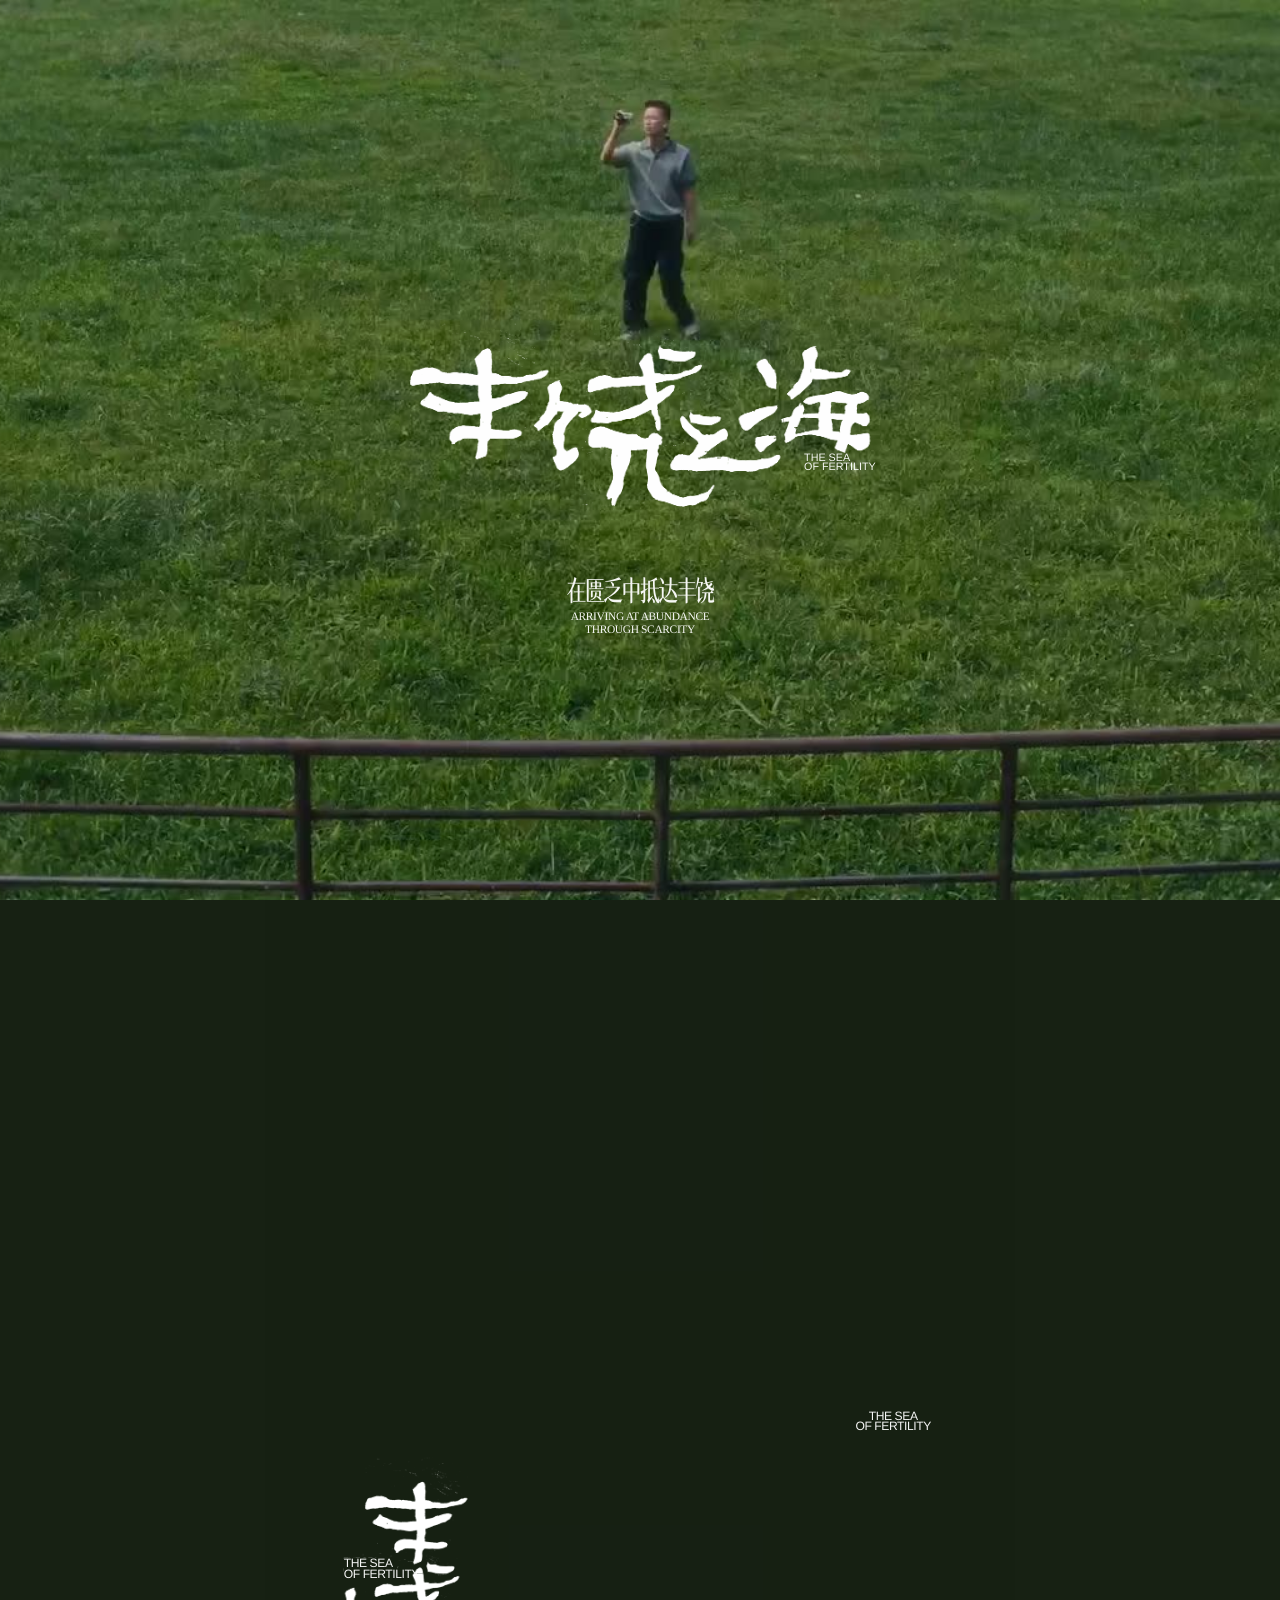
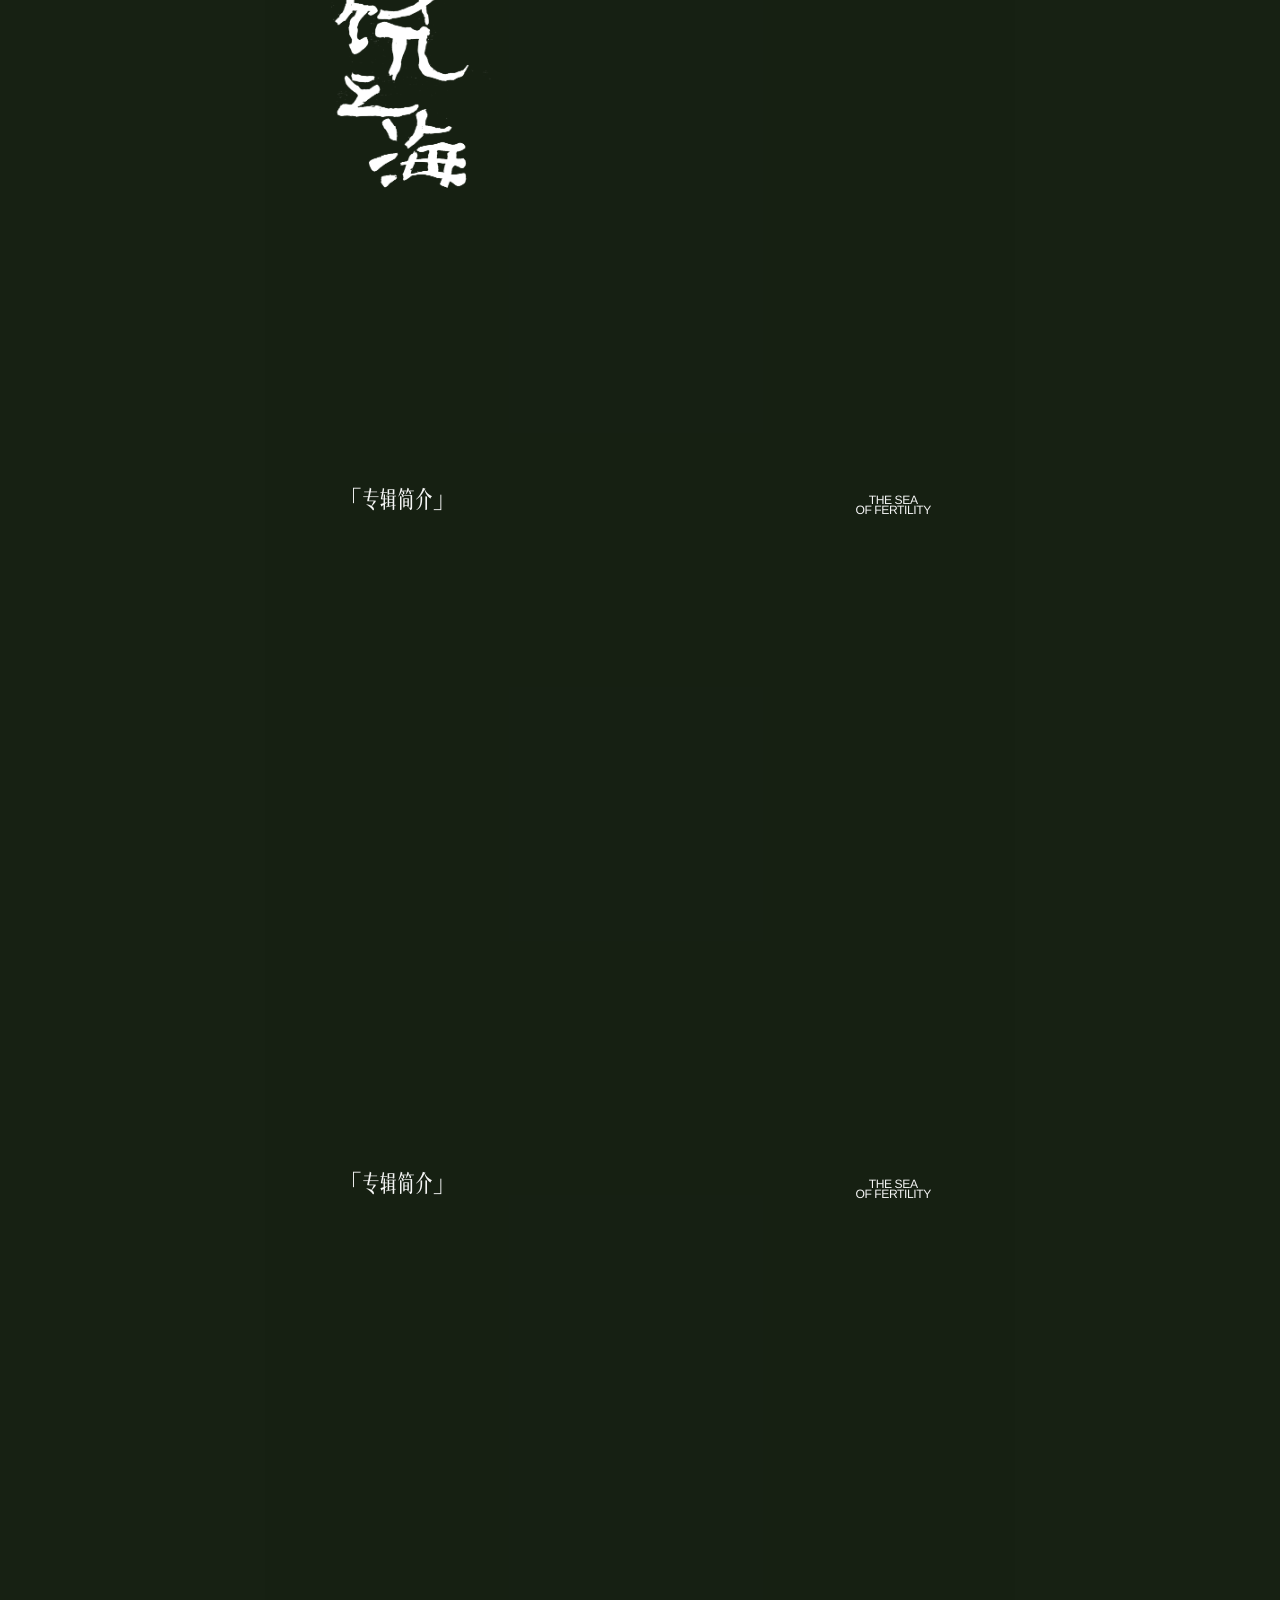
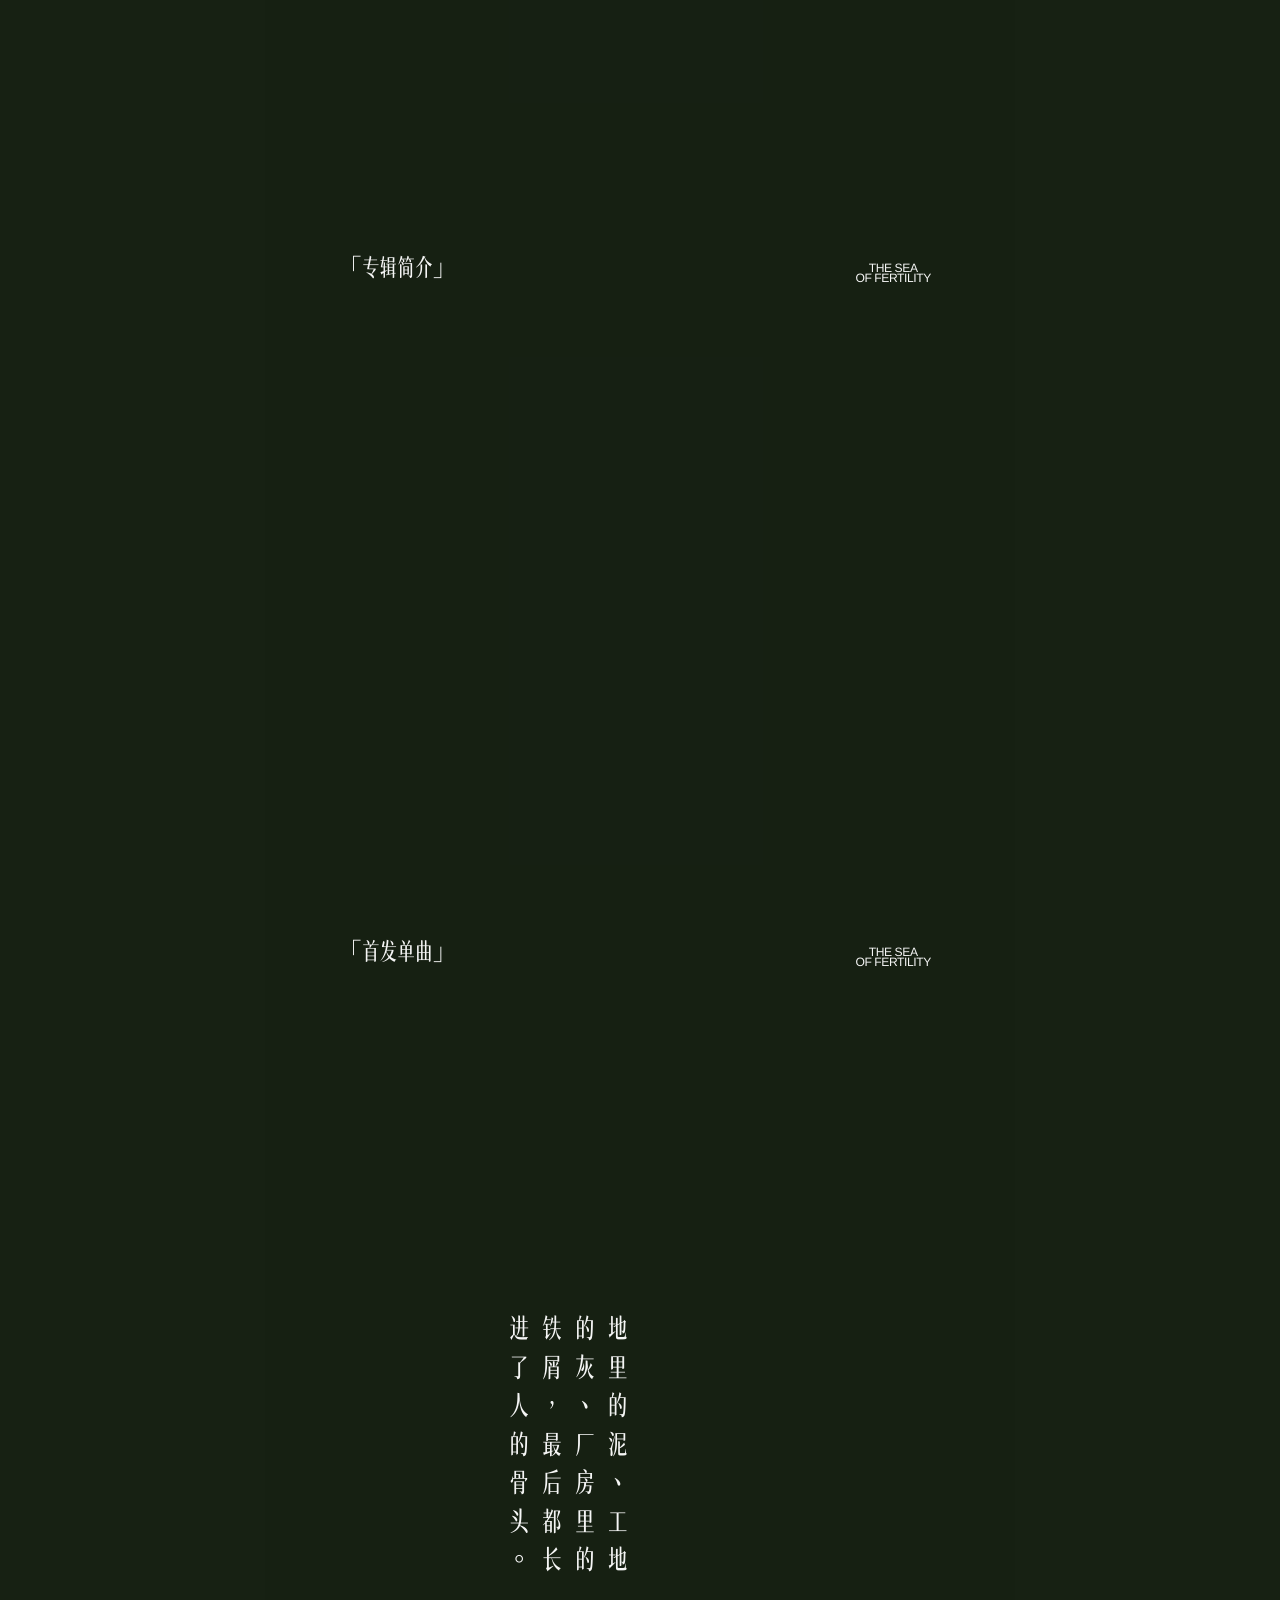
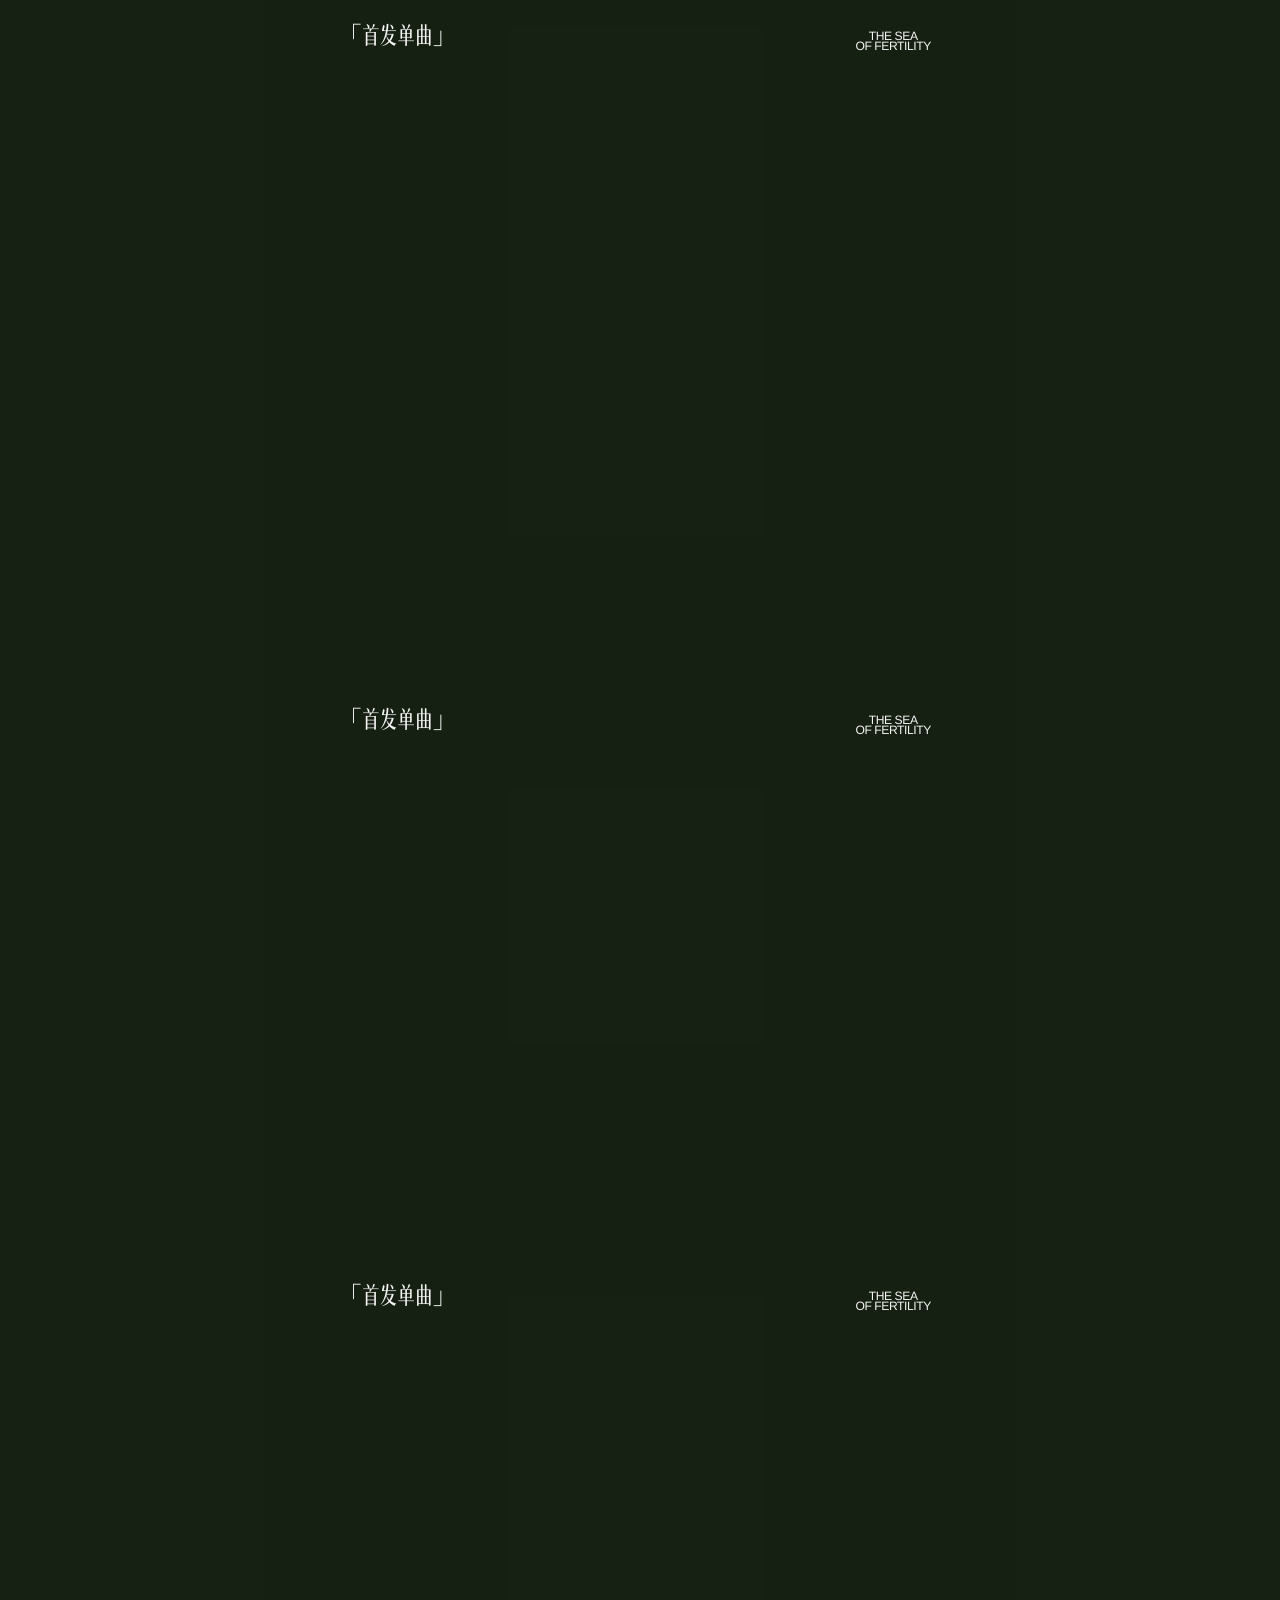
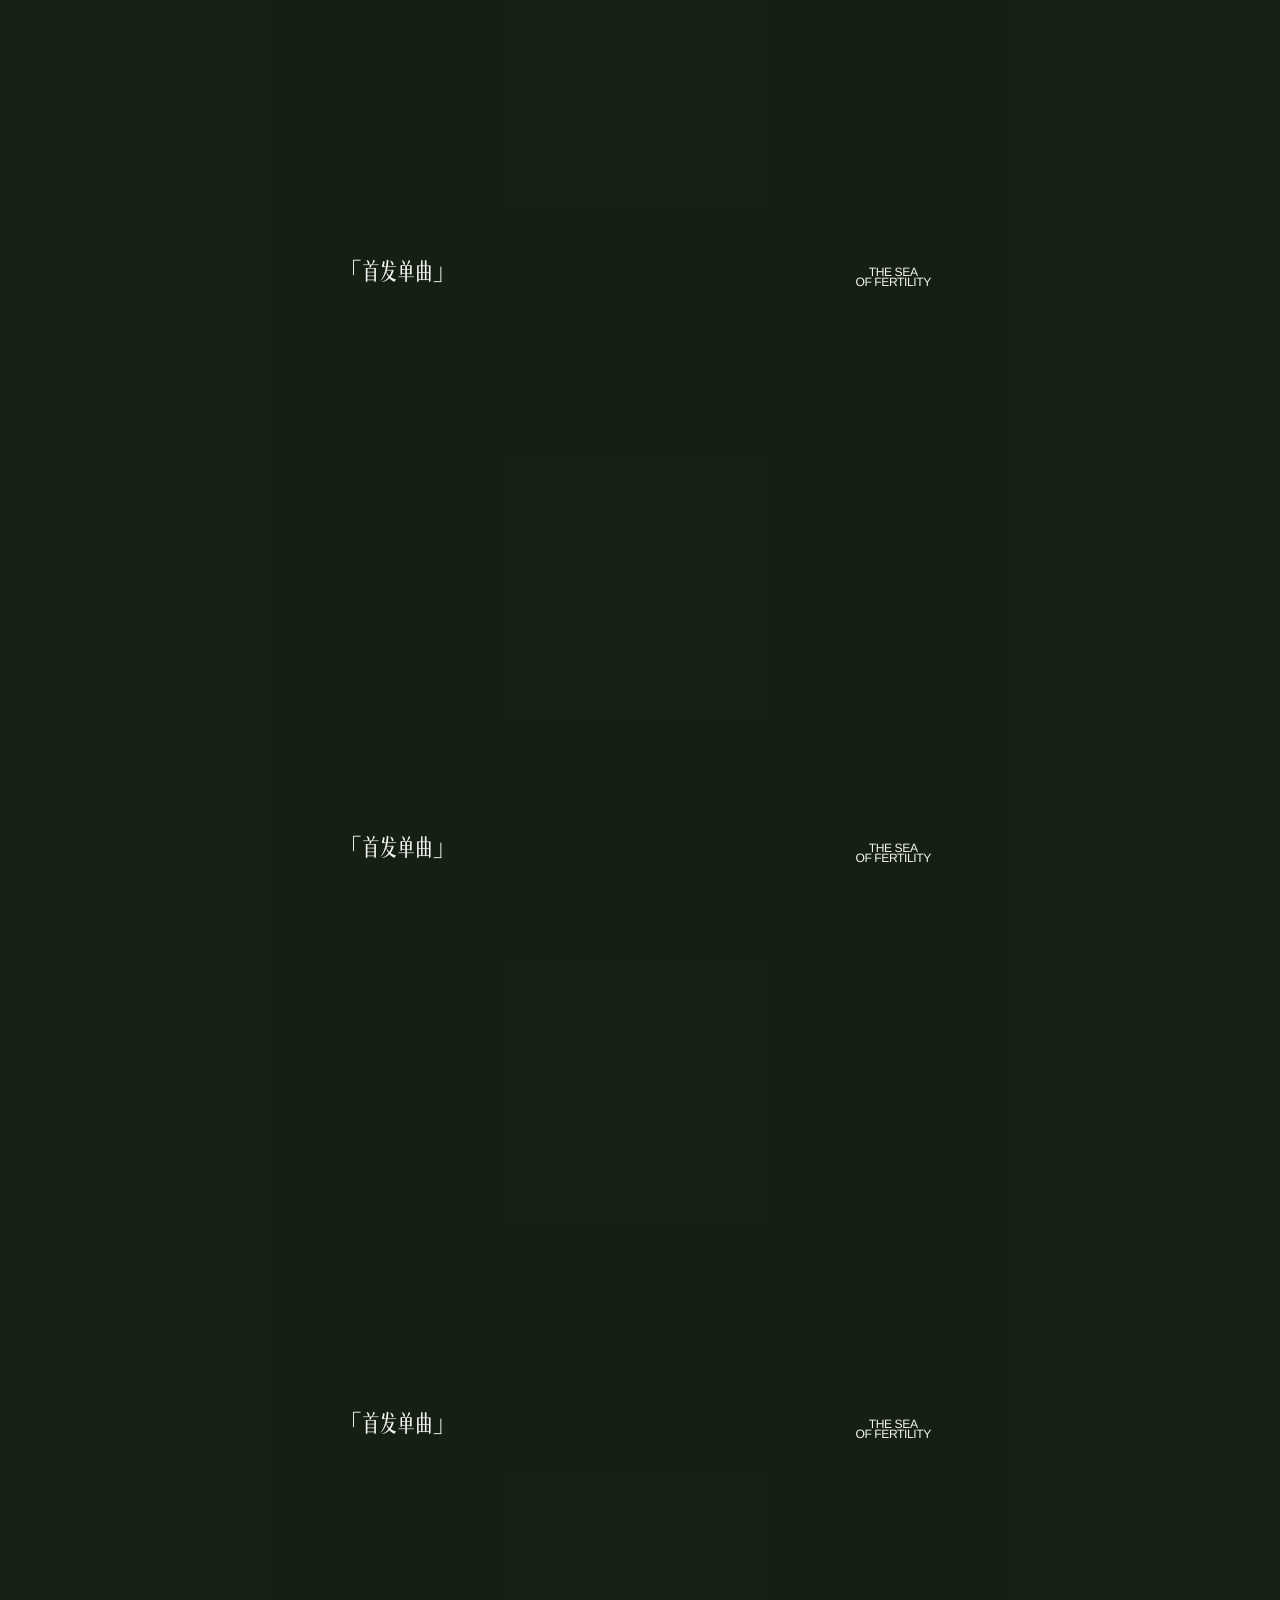
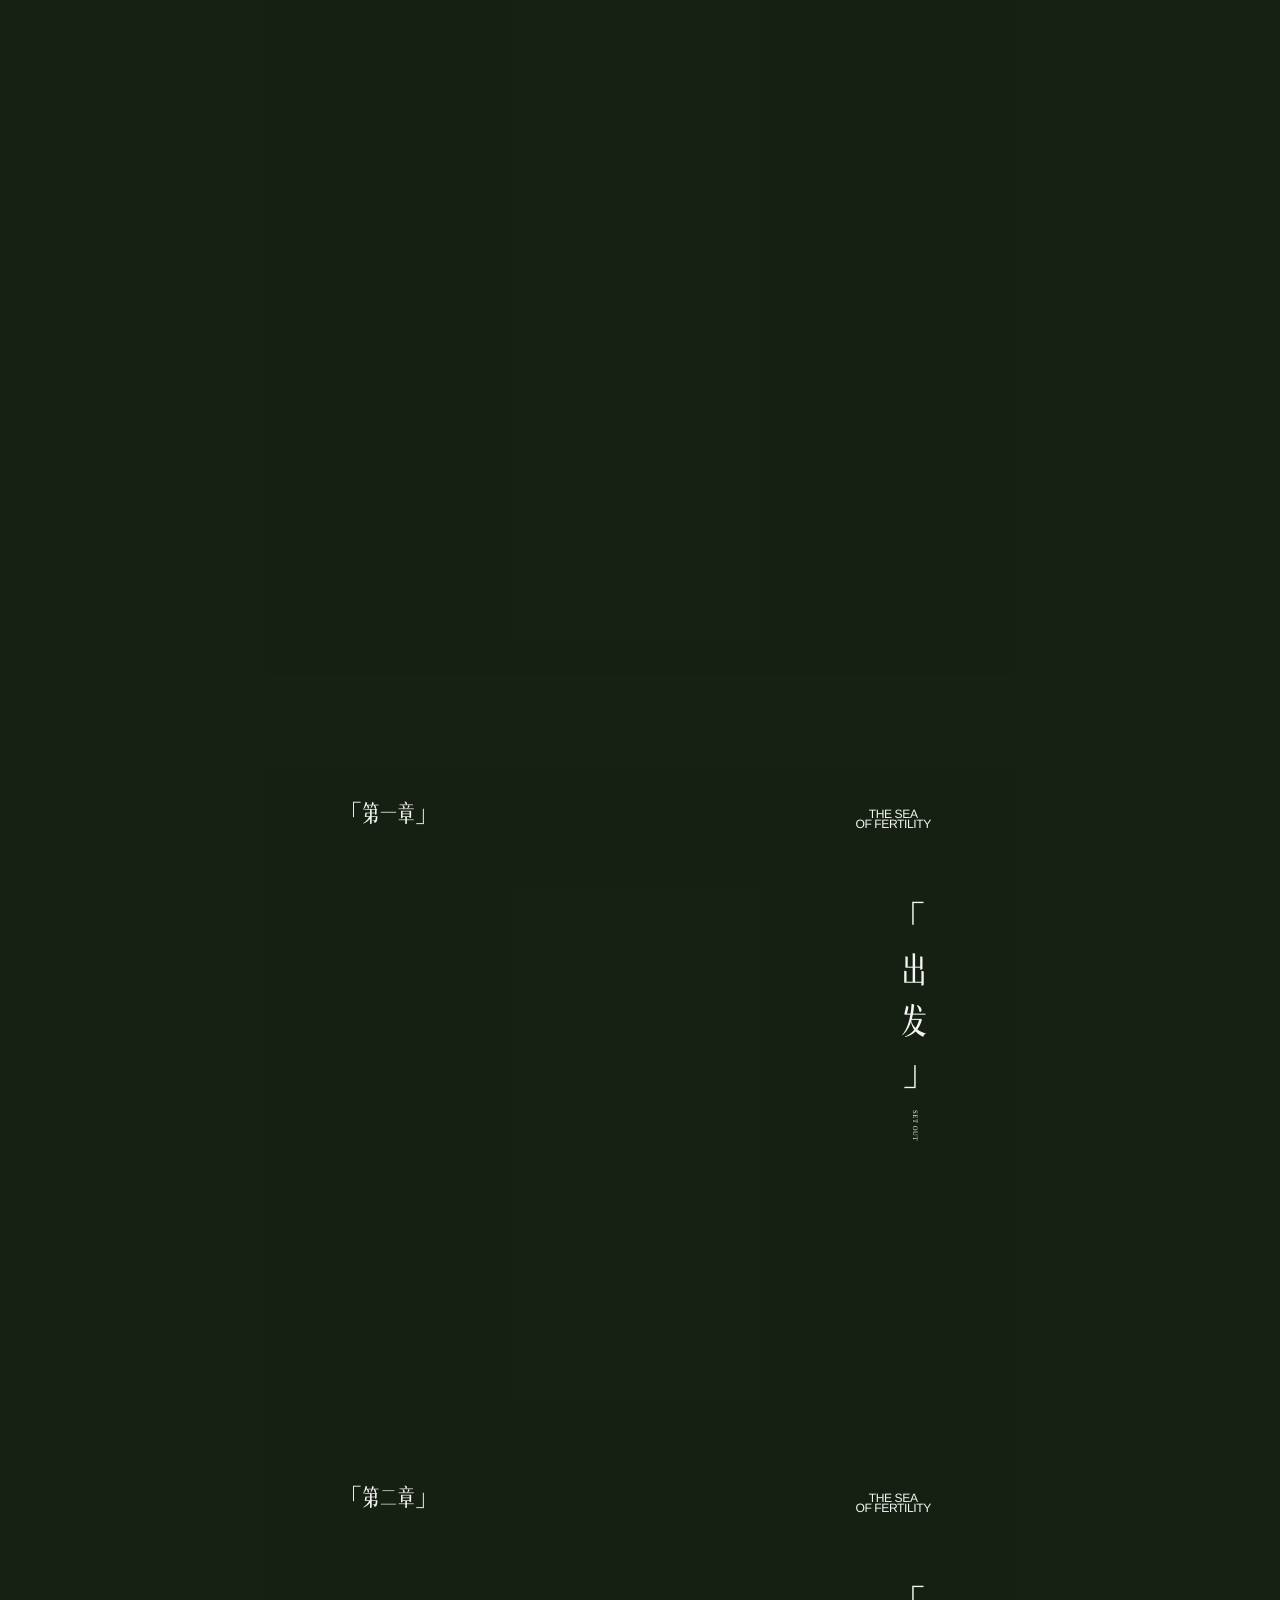
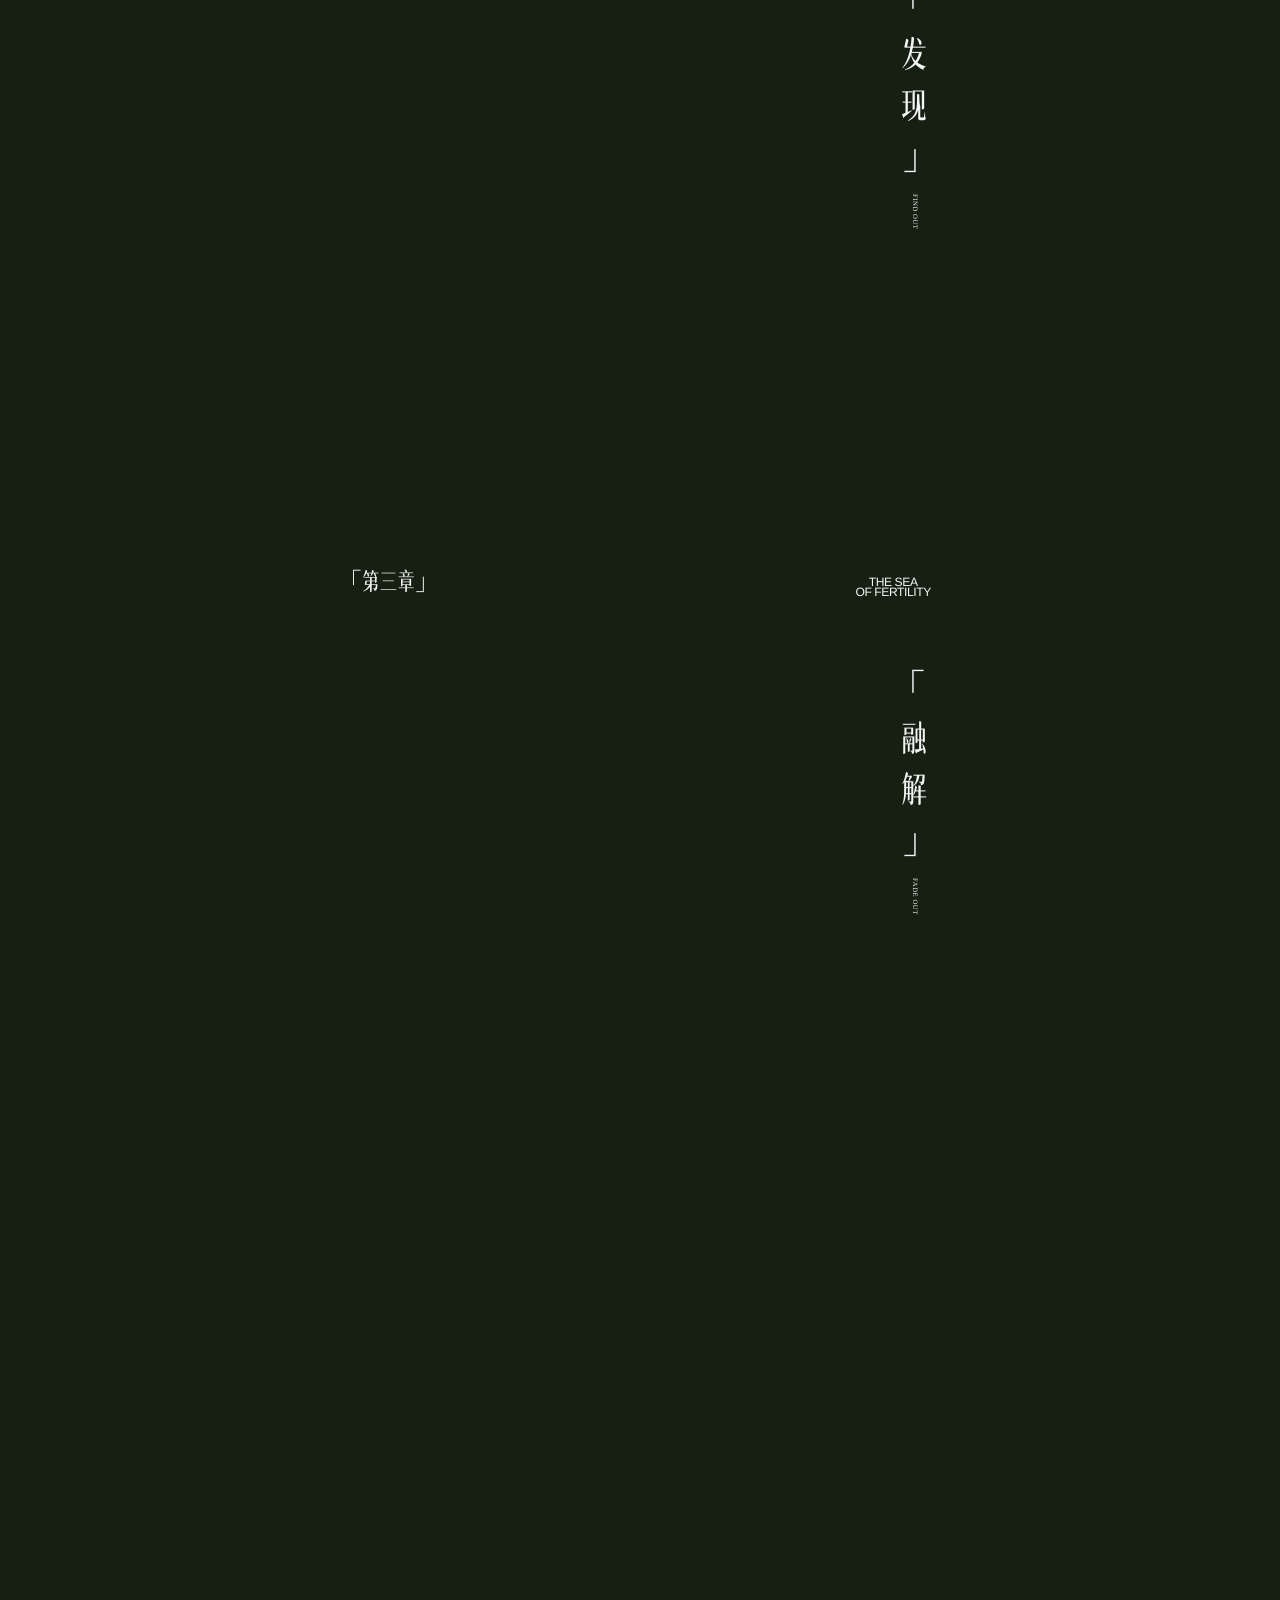
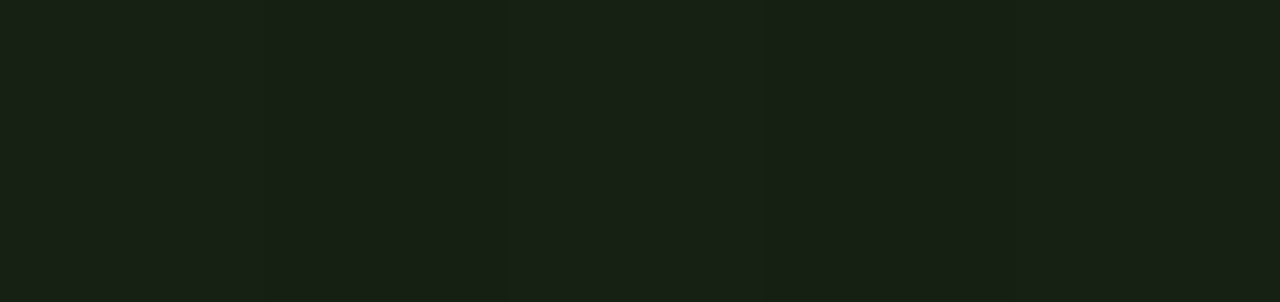
<file: index.html>
<!doctype html>
<html lang="zh-CN">
<head>
  <meta charset="utf-8">
  <meta name="viewport" content="width=device-width,initial-scale=1,maximum-scale=1,viewport-fit=cover">
  <meta name="theme-color" content="#315321">
  <meta name="description" content="李奥首张全长概念专辑《丰饶之海》">
  <title>丰饶之海 · 李奥</title>
  <script>document.documentElement.classList.add('scroll-driven');if(new URLSearchParams(location.search).get('diag')==='static')document.documentElement.classList.add('diag-static');window.__scrollDrivenMotion=true;</script>
  <link rel="stylesheet" href="./scene-assets/fonts/CorpSrcWinSong/site.css">
  <style>
    :root {
      --ink: rgba(255,255,255,.96);
      --serif: "CorpSrcWinSong","Songti SC","STSong","SimSun","Noto Serif CJK SC",serif;
      --latin: Didot,"Bodoni 72","Times New Roman",serif;
    }
    * { box-sizing: border-box; }
    html { background:#172113; scroll-snap-type:y mandatory; }
    body { margin:0; color:var(--ink); background:#172113; font-family:var(--serif); -webkit-font-smoothing:antialiased; text-rendering:geometricPrecision; }
    .film { position:fixed; inset:0; z-index:0; overflow:hidden; background:#24401b; }
    .film video { position:absolute; inset:0; width:100%; height:100%; object-fit:cover; object-position:center; opacity:0; will-change:opacity; }
    .film-freeze { position:absolute; inset:0; display:none; width:100%; height:100%; object-fit:cover; pointer-events:none; }
    .film .film-grass { opacity:1; }
    .film::after { position:absolute; inset:0; content:""; pointer-events:none; background:transparent; }
    html.diag-static .film { background:url("./scene-assets/grass-still.jpg") center/cover no-repeat; }
    html.diag-static .film video { display:none!important; }
    main { position:relative; z-index:1; }
    .panel { position:relative; min-height:100svh; overflow:hidden; isolation:isolate; scroll-snap-align:start; scroll-snap-stop:always; }
    .frame { position:absolute; inset:0; width:min(100%,750px); height:100%; margin-inline:auto; opacity:var(--visibility,0); }
    .brand { position:absolute; top:max(2.5rem,calc(env(safe-area-inset-top) + 1rem)); right:7.3%; z-index:4; font:400 clamp(.53rem,1.55vw,.72rem)/.88 Arial,sans-serif; letter-spacing:-.035em; text-align:center; }
    .section-tag { position:absolute; top:max(2.4rem,calc(env(safe-area-inset-top) + .9rem)); left:7.1%; margin:0; font-size:clamp(1.12rem,4.5vw,2rem); font-weight:300; letter-spacing:.04em; }
    .reveal { opacity:0; transform:translateY(2.2rem); filter:blur(3px); transition:opacity .75s cubic-bezier(.2,.65,.25,1),transform 1s cubic-bezier(.2,.65,.25,1),filter .75s ease; transition-delay:var(--delay,0s); }
    .panel.is-active .reveal { opacity:1; transform:translateY(var(--drift,0)); filter:blur(0); }
    .panel.is-before .reveal { opacity:0; transform:translateY(-2.8rem); }
    .cover-thesis.reveal,.artist-mark.reveal,.artist-caption.reveal { transform:translate(-50%,2.2rem); }
    .panel.is-active .cover-thesis.reveal,.panel.is-active .artist-mark.reveal,.panel.is-active .artist-caption.reveal { transform:translate(-50%,var(--drift,0)); }
    .panel.is-before .cover-thesis.reveal,.panel.is-before .artist-mark.reveal,.panel.is-before .artist-caption.reveal { transform:translate(-50%,-2.8rem); }
    .title-image { display:block; object-fit:contain; }
    .frame > * { visibility:visible; }
    .psd-overlay {
      position:absolute;
      inset:0;
      display:block;
      width:100%;
      height:100%;
      object-fit:contain;
      object-position:center;
      pointer-events:none;
      user-select:none;
    }
    .art-title-plane,.live-content-stage,.live-motion-plane { position:absolute; inset:0; width:100%; height:100%; pointer-events:none; }
    .art-title-plane { z-index:2; overflow:hidden; }
    .art-title-plane img { position:absolute; inset:0; display:block; width:100%; height:100%; object-fit:contain; object-position:center; user-select:none; }
    .cover-art-left { clip-path:inset(35.91% 28.67% 42.89% 11.33%); }
    .cover-art-right { clip-path:inset(35.91% 12.67% 49.63% 71.33%); }
    .overview-art-top { clip-path:inset(8.98% 70.67% 78.90% 2.67%); }
    .overview-art-middle-left { clip-path:inset(21.10% 94% 77.16% 2.67%); }
    .overview-art-middle-right { clip-path:inset(21.10% 70.67% 77.16% 14%); }
    .overview-art-bottom { clip-path:inset(22.84% 70.67% 52.12% 2.67%); }
    .overview-art-en { position:absolute; top:21.1%; left:6%; z-index:3; font:400 clamp(.53rem,1.55vw,.72rem)/.88 Arial,sans-serif; letter-spacing:-.035em; }
    .live-content-stage { transform-origin:center; }
    .live-glyph { display:inline-block; will-change:transform,opacity; }
    .darian-live-word { position:absolute; left:8%; bottom:24.5%; z-index:3; margin:0; writing-mode:vertical-rl; color:var(--ink); font-size:clamp(3.2rem,15vw,6rem); font-weight:300; letter-spacing:.09em; line-height:1; pointer-events:none; }
    .darian-live-word .live-glyph { display:inline-block; }
    .darian-ghost-word { z-index:2; }
    .darian-title-placeholder { visibility:hidden; }
    .continuity-34 {
      position:fixed;
      inset:0;
      z-index:2;
      width:min(100%,750px);
      height:100svh;
      margin-inline:auto;
      opacity:0;
      pointer-events:none;
      transition:opacity .3s ease;
    }
    .continuity-34.is-visible { opacity:1; }
    .continuity-34 img { display:block; width:100%; height:100%; object-fit:contain; object-position:center; }
    .continuity-title { transition-duration:.72s; transition-timing-function:cubic-bezier(.22,.61,.36,1); }
    .page3-sequence,.page4-sequence,.page5-sequence,.page6-sequence,.pre-darian-sequence {
      position:fixed;
      inset:0;
      z-index:3;
      width:min(100%,750px);
      height:100svh;
      margin-inline:auto;
      opacity:0;
      pointer-events:none;
      transition:opacity .42s cubic-bezier(.3,0,.2,1);
    }
    .page4-sequence { transition-duration:.72s; transition-timing-function:cubic-bezier(.22,.61,.36,1); }
    .page5-sequence.is-running,.page6-sequence.is-running,.pre-darian-sequence.is-running { opacity:1; }
    .page5-sequence.is-reverse-hidden,.page6-sequence.is-reverse-hidden,.pre-darian-sequence.is-reverse-hidden {
      opacity:0 !important;
      transition:none !important;
    }
    .page5-sequence.preview-one .sentence-group:not(.sentence-1) { display:none; }
    .overview-motion {
      opacity:0;
      transform:translateX(-7.5%);
      will-change:transform,opacity;
    }
    .overview-thesis { left:6%; }
    .page3-sequence.is-running .overview-thesis { animation:overview-slide-in .82s cubic-bezier(.2,.7,.2,1) .12s both; }
    .page3-sequence.is-running .overview-chapter-1 { animation:overview-slide-in .88s cubic-bezier(.2,.7,.2,1) 1.02s both; }
    .page3-sequence.is-running .overview-chapter-2 { animation:overview-slide-in .88s cubic-bezier(.2,.7,.2,1) 1.30s both; }
    .page3-sequence.is-running .overview-chapter-3 { animation:overview-slide-in .88s cubic-bezier(.2,.7,.2,1) 1.58s both; }
    .page4-sequence.is-running .album-guide-motion { animation:overview-slide-in .82s cubic-bezier(.2,.7,.2,1) .12s both; }
    .page5-sequence.is-running .page5-tag-motion { animation:page5-tag-in .88s ease-out .08s both; }
    .page5-sequence.is-running .sentence-group { opacity:1; transform:none; }
    .page5-sequence.is-running .sentence-group.is-current .sentence-glyph {
      animation:glyph-rise-converge var(--glyph-duration) cubic-bezier(.16,.68,.2,1) var(--glyph-delay) both;
      will-change:transform,opacity;
    }
    .page5-sequence.is-running .sentence-group.is-complete .sentence-glyph { opacity:1; transform:translateY(0) scale(1); }
    .page5-sequence.is-exiting .sentence-group { opacity:1; }
    .page5-sequence.is-exiting .sentence-glyph {
      animation:glyph-spread-exit 1.05s cubic-bezier(.4,0,.22,1) both !important;
      will-change:transform,opacity;
    }
    .page5-sequence.is-exiting .page5-tag-motion { animation:page5-tag-out .72s ease-in both !important; }
    .page6-static { opacity:0; }
    .page6-sequence.is-running .page6-static { animation:page6-static-in .72s cubic-bezier(.22,.61,.36,1) .12s both; }
    .page6-sentence { position:absolute; inset:0; opacity:1; }
    .page6-glyph { position:absolute; opacity:0; transform:translateY(calc(32px + var(--spread-index) * clamp(7px,1.45vw,11px))) scale(1.14); pointer-events:none; }
    .page6-sequence.is-running .page6-sentence.is-current .page6-glyph {
      animation:glyph-rise-converge var(--glyph-duration) cubic-bezier(.16,.68,.2,1) var(--glyph-delay) both;
      will-change:transform,opacity;
    }
    .page6-sequence.is-running .page6-sentence.is-complete .page6-glyph { opacity:1; transform:translateY(0) scale(1); }
    .page6-sequence.is-exiting .page6-glyph {
      animation:glyph-spread-exit 1.05s cubic-bezier(.4,0,.22,1) both !important;
      will-change:transform,opacity;
    }
    .page6-sequence.is-exiting .page6-static { animation:page5-tag-out .72s ease-in both !important; }
    .pre-darian-static { opacity:0; }
    .pre-darian-sequence.is-running .pre-darian-static { animation:page6-static-in .72s cubic-bezier(.22,.61,.36,1) .12s both; }
    .pre-darian-group { position:absolute; inset:0; opacity:1; }
    .pre-darian-glyph { position:absolute; opacity:0; transform:translateY(calc(32px + var(--spread-index) * clamp(7px,1.45vw,11px))) scale(1.14); pointer-events:none; }
    .pre-darian-sequence.is-running .pre-darian-group.is-current .pre-darian-glyph {
      animation:glyph-rise-converge var(--glyph-duration) cubic-bezier(.16,.68,.2,1) var(--glyph-delay) both;
      will-change:transform,opacity;
    }
    .pre-darian-sequence.is-running .pre-darian-group.is-complete .pre-darian-glyph { opacity:1; transform:translateY(0) scale(1); }
    .pre-darian-sequence.is-exiting .pre-darian-glyph {
      animation:glyph-spread-exit 1.05s cubic-bezier(.4,0,.22,1) both !important;
      will-change:transform,opacity;
    }
    .pre-darian-sequence.is-exiting .pre-darian-static { animation:page5-tag-out .72s ease-in both !important; }
    .page5-sequence.is-running.is-reverse .page5-tag-motion,
    .page6-sequence.is-running.is-reverse .page6-static,
    .pre-darian-sequence.is-running.is-reverse .pre-darian-static {
      opacity:1;
      animation:none !important;
    }
    .page5-sequence.is-running.is-reverse .sentence-glyph,
    .page6-sequence.is-running.is-reverse .page6-glyph,
    .pre-darian-sequence.is-running.is-reverse .pre-darian-glyph {
      opacity:1;
      transform:translateY(0) scale(1);
      animation:none !important;
      will-change:auto;
    }
    @keyframes overview-slide-in {
      0% { opacity:0; transform:translateX(-7.5%); }
      36% { opacity:.76; }
      100% { opacity:1; transform:translateX(0); }
    }
    .page5-tag-motion { opacity:0; }
    .sentence-group { position:absolute; inset:0; opacity:0; }
    .sentence-glyph { opacity:0; transform:translateY(calc(32px + var(--spread-index) * clamp(7px,1.45vw,11px))) scale(1.14); }
    @keyframes page5-tag-in { from{opacity:0} to{opacity:1} }
    @keyframes sentence-rise {
      0% { opacity:0; transform:translateY(4.8%); }
      30% { opacity:.62; }
      100% { opacity:1; transform:translateY(0); }
    }
    @keyframes glyph-rise-converge {
      0% { opacity:0; transform:translateY(calc(32px + var(--spread-index) * clamp(7px,1.45vw,11px))) scale(1.14); }
      14% { opacity:.76; }
      34% { opacity:.98; }
      100% { opacity:1; transform:translateY(0) scale(1); }
    }
    @keyframes glyph-spread-exit {
      0% { opacity:1; transform:translateY(0) scale(1); }
      52% { opacity:.84; }
      100% { opacity:0; transform:translateY(var(--exit-shift)) scale(.98); }
    }
    @keyframes page5-tag-out { from{opacity:1} to{opacity:0} }
    @keyframes page6-static-in { from{opacity:0} to{opacity:1} }
    .cover-title { position:absolute; top:38%; left:8%; width:76%; }
    .cover-en { position:absolute; top:50.4%; right:15%; font:.66rem/.88 Arial,sans-serif; }
    .cover-thesis { position:absolute; top:65.1%; left:50%; width:82%; margin:0; transform:translateX(-50%); font-size:clamp(1.42rem,6.3vw,2.75rem); font-weight:300; letter-spacing:-.05em; text-align:center; }
    .cover-thesis small,.artist-caption small { display:block; margin-top:.32rem; font:clamp(.47rem,1.8vw,.7rem)/1.12 var(--latin); letter-spacing:-.03em; text-transform:uppercase; }
    .artist-mark { position:absolute; top:33.5%; left:50%; width:32%; max-height:29%; transform:translateX(-50%); }
    .artist-caption { position:absolute; top:64.3%; left:50%; width:80%; margin:0; transform:translateX(-50%); font-size:clamp(1.2rem,5.5vw,2.4rem); font-weight:300; text-align:center; }
    .vertical-title { position:absolute; top:10.3%; left:4.2%; width:27%; height:42%; object-fit:contain; object-position:left top; }
    .vertical-thesis { position:absolute; top:51.8%; left:4.4%; margin:0; font-size:clamp(1.15rem,5vw,2.2rem); font-weight:300; letter-spacing:-.05em; }
    .vertical-thesis small { display:block; margin-top:.18rem; font:clamp(.43rem,1.6vw,.63rem)/1 var(--latin); text-transform:uppercase; }
    .chapter-index { position:absolute; right:6.8%; bottom:28.6%; display:flex; align-items:baseline; gap:clamp(.8rem,4vw,2rem); font-size:clamp(1.12rem,5.5vw,2.35rem); }
    .chapter-index span { white-space:nowrap; } .chapter-index i { font-style:normal; opacity:.55; } .chapter-index small { margin-right:.18rem; font:.72em/1 var(--latin); }
    .album-guide { position:absolute; right:9%; bottom:26.2%; display:flex; align-items:center; gap:.72rem; margin:0; font-size:clamp(1.5rem,6vw,2.7rem); font-weight:300; }
    .album-guide::before { width:4.5rem; height:1px; background:currentColor; content:""; }
    .album-guide small { font:clamp(.55rem,1.8vw,.75rem)/1 var(--latin); text-transform:uppercase; }
    .vertical-copy { position:absolute; inset:13.2% 6.5% 12.5%; }
    .vline,.track { position:absolute; top:var(--y,10%); left:var(--x); margin:0; writing-mode:vertical-rl; text-orientation:upright; font-size:var(--size,clamp(1rem,4.4vw,1.9rem)); font-weight:300; line-height:1.22; letter-spacing:.13em; white-space:nowrap; }
    .vline.emphasis { font-size:var(--size,clamp(1.7rem,7vw,3rem)); letter-spacing:.08em; }
    .chapter-name { position:absolute; top:14.7%; right:6.8%; margin:0; writing-mode:vertical-rl; font-size:clamp(2.1rem,9vw,4rem); font-weight:300; letter-spacing:.14em; }
    .chapter-name small { margin-top:.5rem; font:clamp(.42rem,1.5vw,.6rem)/1 var(--latin); letter-spacing:.08em; text-transform:uppercase; }
    .track { font-size:var(--size,clamp(1.08rem,5.2vw,2.2rem)); line-height:1.16; letter-spacing:.12em; }
    .track small { margin-bottom:.4rem; font:clamp(.72rem,2.5vw,1rem)/1 var(--latin); letter-spacing:0; }
    .darian-title { position:absolute; left:8%; bottom:24.5%; margin:0; writing-mode:vertical-rl; font-size:clamp(3.2rem,15vw,6rem); font-weight:300; letter-spacing:.09em; line-height:1; }
    .darian-title::before,.darian-title::after { position:absolute; width:1.5rem; height:1.5rem; content:""; }
    .darian-title::before { top:-.9rem; right:-.85rem; border-top:1px solid; border-right:1px solid; }
    .darian-title::after { bottom:-.9rem; left:-.85rem; border-bottom:1px solid; border-left:1px solid; }
    .darian-title small { margin-top:.4rem; font:.13em/1 Arial,sans-serif; letter-spacing:.04em; text-transform:uppercase; }
    .darian-summary { position:absolute; top:45.3%; left:24%; width:25%; height:34%; margin:0; writing-mode:vertical-rl; text-orientation:mixed; color:var(--ink); font-size:clamp(1rem,4.4vw,1.9rem); font-weight:300; line-height:1.22; letter-spacing:.13em; }
    .darian-base { z-index:1; }
    .darian-motion-layer {
      z-index:2;
      opacity:0;
      transform-origin:var(--origin-x) var(--origin-y);
      will-change:transform,opacity;
    }
    .darian-main-layer { z-index:3; }
    .darian-intro-panel.is-darian-running .darian-main-layer {
      animation:darian-main-converge var(--motion-duration) cubic-bezier(.18,.72,.2,1) var(--motion-delay) both;
    }
    .darian-intro-panel.is-darian-running .darian-ghost-layer {
      animation:darian-ghost-disappear var(--ghost-duration) cubic-bezier(.2,.62,.22,1) var(--motion-delay) both;
    }
    @keyframes darian-main-converge {
      0% { opacity:0; transform:translate(var(--from-x),var(--from-y)) scale(2); }
      12% { opacity:1; }
      100% { opacity:1; transform:translate(0,0) scale(1); }
    }
    @keyframes darian-ghost-disappear {
      0% { opacity:.18; transform:translate(var(--from-x),var(--from-y)) scale(6); }
      42% { opacity:.13; }
      76% { opacity:.055; }
      100% { opacity:0; transform:translate(0,0) scale(2.1); }
    }
    .chorus { position:absolute; top:42.2%; left:50%; width:90%; transform:translate(-50%,-50%); text-align:center; }
    .chorus.reveal { transform:translate(-50%,calc(-50% + 2.2rem)); }
    .panel.is-active .chorus.reveal { transform:translate(-50%,calc(-50% + var(--drift,0px))); }
    .panel.is-before .chorus.reveal { transform:translate(-50%,calc(-50% - 2.8rem)); }
    .chorus h2 { margin:0; font-size:clamp(2.8rem,13.5vw,6.2rem); font-weight:300; line-height:1; letter-spacing:.03em; }
    .chorus strong { display:block; margin-top:.18rem; font:clamp(1.8rem,7.5vw,3.5rem)/1 var(--latin); text-transform:uppercase; }
    .continuation-lockup { position:absolute; inset:0; display:grid; place-items:center; }
    .continuation-title { margin:0; writing-mode:vertical-rl; text-orientation:upright; font-size:clamp(2rem,8vw,4rem); font-weight:300; line-height:1; letter-spacing:.32em; }
    .chorus p { margin:2.4rem 0 0; font-size:clamp(1.24rem,5vw,2.2rem); font-weight:300; }
    .hook-type-scene { position:absolute; inset:0; z-index:4; overflow:hidden; container-type:inline-size; visibility:visible!important; pointer-events:none; }
    .hook-type-word { position:absolute; top:calc(50% - 14.833cqw); left:50%; display:flex; gap:2.55cqw; margin:0; translate:-50% -50%; color:var(--ink); font:400 clamp(2.7rem,11.8cqw,5.5rem)/1 var(--serif); white-space:nowrap; transform-origin:center; will-change:transform,opacity; }
    .hook-type-glyph { display:inline-block; opacity:0; }
    .hook-type-dyd { position:absolute; top:calc(50% - 5.5cqw); left:50%; margin:0; translate:-50% -50%; color:var(--ink); font:400 clamp(1.5rem,5cqw,2.35rem)/1 var(--serif); letter-spacing:9vw; white-space:nowrap; opacity:0; transform-origin:center; }
    .hook-type-cycle { position:absolute; top:52.22%; left:50%; width:6em; height:1.25em; margin-left:-3em; color:var(--ink); font-family:var(--serif); font-size:clamp(1.24rem,5vw,2.2rem); font-weight:300; line-height:1; text-align:center; white-space:nowrap; }
    .hook-type-cycle span { position:absolute; inset:0; display:block; opacity:0; }
    html.scroll-driven .hook-type-test { height:64svh!important; min-height:64svh!important; }
    html.scroll-driven .darian-verse-final-panel { height:110svh!important; min-height:110svh!important; }
    .scroll-cue { position:fixed; right:max(1rem,env(safe-area-inset-right)); bottom:max(1.25rem,env(safe-area-inset-bottom)); z-index:5; display:flex; align-items:center; gap:.55rem; font:.56rem/1 Arial,sans-serif; letter-spacing:.14em; opacity:.7; transition:opacity .3s; }
    .scroll-cue::after { width:1.8rem; height:1px; background:currentColor; content:""; } body.at-end .scroll-cue { opacity:0; }
    html.scroll-driven { scroll-snap-type:none; scroll-behavior:auto; }
    html.scroll-driven .panel { height:76svh; min-height:76svh; overflow:clip; scroll-snap-align:none; scroll-snap-stop:normal; }
    html.scroll-driven .frame { position:relative; inset:auto; top:auto; width:min(100%,750px); height:100svh; margin-inline:auto; opacity:1; }
    html.scroll-driven .page3-sequence,
    html.scroll-driven .page4-sequence,
    html.scroll-driven .page5-sequence,
    html.scroll-driven .page6-sequence,
    html.scroll-driven .pre-darian-sequence {
      position:absolute;
      inset:0;
      width:100%;
      height:100svh;
      margin:0;
      visibility:visible;
    }
    html.scroll-driven .continuity-34 { display:none; }
    html.scroll-driven .page3-sequence,
    html.scroll-driven .page4-sequence,
    html.scroll-driven .page5-sequence,
    html.scroll-driven .page6-sequence,
    html.scroll-driven .pre-darian-sequence { display:none; }
    html.scroll-driven .page-ruler {
      z-index:8;
      opacity:1 !important;
      transform:none !important;
      object-position:center top;
      clip-path:inset(0 0 92% 0);
    }
    html.scroll-driven .page-content-layer,
    html.scroll-driven .local-static-content { clip-path:inset(25% 0 0 0); }
    html.scroll-driven .natural-page-title,
    html.scroll-driven .natural-page-brand { z-index:7; opacity:1; transform:none; }
    html.scroll-driven .continuation-lockup { translate:0 -24svh; }
    html.scroll-driven .scroll-cue { display:none; }
    html.scroll-driven .darian-verse-panel .page-content-layer { opacity:0 !important; }
    .darian-verse-sequence { position:absolute; inset:0; z-index:4; width:100%; height:100svh; pointer-events:none; }
    html.scroll-driven .frame > .darian-verse-sequence { visibility:visible; }
    .darian-verse-window { position:absolute; overflow:hidden; opacity:0; will-change:transform,opacity,clip-path; }
    .darian-verse-source { position:absolute; display:block; max-width:none; object-fit:contain; object-position:center; pointer-events:none; user-select:none; }
    html.scroll-driven .psd-overlay.reveal { opacity:1; transform:none; filter:none; transition:none; }
    html.scroll-driven .reveal { opacity:1; transform:none; filter:none; transition:none; }
    html.scroll-driven .cover-thesis.reveal,
    html.scroll-driven .artist-mark.reveal,
    html.scroll-driven .artist-caption.reveal { transform:translateX(-50%); }
    html.scroll-driven .chorus.reveal { transform:translate(-50%,-50%); }
    html.scroll-driven .page3-sequence,
    html.scroll-driven .page4-sequence,
    html.scroll-driven .page5-sequence,
    html.scroll-driven .page6-sequence,
    html.scroll-driven .pre-darian-sequence,
    html.scroll-driven .continuity-34 { transition:none; }
    html.scroll-driven .darian-motion-layer { animation:none !important; }
    .live-artboard { position:absolute; top:50%; left:50%; width:min(100%,74.813svh); aspect-ratio:1500/2005; translate:-50% -50%; container-type:inline-size; pointer-events:none; }
    .live-artboard .live-content-stage { pointer-events:auto; }
    .live-artboard .brand { top:4.75%; right:6.8%; font:400 1.8cqw/.88 Arial,sans-serif; }
    .live-artboard .section-tag { top:4.1%; left:6.5%; font-size:3.55cqw; line-height:1; }
    .live-artboard .overview-art-en { font:400 1.8cqw/.88 Arial,sans-serif; }
    .live-artboard .cover-en { font:1.6cqw/.88 Arial,sans-serif; }
    .live-artboard .cover-thesis { top:64.2%; font-size:4.2cqw; line-height:1; }
    .live-artboard .cover-thesis small,
    .live-artboard .artist-caption small { font:1.7cqw/1.12 var(--latin); }
    .live-artboard .artist-caption { font-size:4.2cqw; }
    .live-artboard .vertical-thesis { font-size:4cqw; line-height:1; }
    .live-artboard .chapter-index { gap:3cqw; font-size:3.6cqw; }
    .live-artboard .chapter-name { font-size:5.3cqw; line-height:1; }
    .live-artboard .chapter-name small { font:1cqw/1 var(--latin); }
    .live-artboard .continuation-title { font-size:7.2cqw; line-height:1; letter-spacing:.32em; }
    .absolute-glyph-line { position:absolute!important; inset:0!important; margin:0!important; writing-mode:horizontal-tb!important; font-size:4cqw!important; line-height:1!important; letter-spacing:0!important; white-space:normal!important; }
    .absolute-glyph-line .live-glyph { position:absolute; display:flex; align-items:center; justify-content:center; font-size:4cqw; line-height:1; }
    .absolute-glyph-line.emphasis .live-glyph { font-size:5.3cqw; }
    .absolute-glyph-line .live-glyph.is-track-number { font-family:var(--latin); font-size:2.4cqw; }
    .absolute-glyph-line .live-glyph.is-track-dot { font-family:var(--latin); font-size:2.1cqw; }
    .darian-verse-panel .vertical-copy { container-type:inline-size; }
    .verse-positioned { margin:0!important; writing-mode:vertical-rl!important; text-orientation:upright; font-size:var(--verse-size,4cqw)!important; font-weight:300; line-height:1!important; letter-spacing:var(--verse-ls,.8cqw)!important; white-space:pre!important; }
    .live-artboard .darian-title { top:45.29%; left:7.4%; bottom:auto; width:13.7%; height:31.52%; writing-mode:horizontal-tb; font-size:0; letter-spacing:0; }
    .live-artboard .darian-title::before { top:0; left:0; right:auto; width:3cqw; height:3cqw; border:0; border-top:1px solid; border-left:1px solid; }
    .live-artboard .darian-title::after { right:0; bottom:0; left:auto; width:3cqw; height:3cqw; border:0; border-right:1px solid; border-bottom:1px solid; }
    .live-artboard .darian-title small { position:absolute; top:8%; left:88%; margin:0; writing-mode:vertical-rl; font:1.35cqw/1 Arial,sans-serif; letter-spacing:.04em; }
    .live-artboard .darian-summary { top:45.3%; left:24%; width:25%; height:34%; font-size:4cqw; line-height:1.22; letter-spacing:.13em; }
    .frame > .darian-live-word { position:absolute; inset:0; z-index:3; margin:0; writing-mode:horizontal-tb; color:var(--ink); font-weight:300; line-height:1; pointer-events:none; }
    .darian-glyph-plane { position:absolute; inset:0; transform-origin:center; }
    .darian-glyph-artboard .live-glyph { position:absolute; display:flex; align-items:center; justify-content:center; font-size:10.7cqw; line-height:1; }
    .darian-glyph-plane:nth-child(1) .live-glyph { top:47.78%; left:10.53%; width:7.67%; height:7.98%; }
    .darian-glyph-plane:nth-child(2) .live-glyph { top:57.71%; left:10.60%; width:7.53%; height:7.08%; }
    .darian-glyph-plane:nth-child(3) .live-glyph { top:66.38%; left:10.60%; width:7.53%; height:8.08%; }
    @media (min-width:751px) { .frame { background:rgba(15,31,11,.025); } .vline,.track { letter-spacing:.1em; } }
    @media (prefers-reduced-motion:reduce) { html{scroll-behavior:auto}.reveal{transition:none}.overview-motion,.sentence-group,.sentence-glyph,.page5-tag-motion,.page6-static,.page6-sentence,.page6-glyph,.pre-darian-static,.pre-darian-group,.pre-darian-glyph{opacity:1;scale:1;transform:none;animation:none!important}.film video{display:none}.film{background:url("./scene-assets/grass-still.jpg") center/cover no-repeat} }
  </style>
</head>
<body>
  <div class="film" aria-hidden="true">
    <video class="film-grass" autoplay muted loop playsinline webkit-playsinline x5-playsinline x5-video-player-type="h5-page" preload="metadata" poster="./scene-assets/grass-still.jpg" data-src-mobile="./scene-assets/video-lite/grass-15s-1080p-original.mp4" data-src-desktop="./scene-assets/video-lite/grass-15s-1080p-original.mp4"></video>
    <video class="film-single" autoplay muted loop playsinline webkit-playsinline x5-playsinline x5-video-player-type="h5-page" preload="none" poster="./scene-assets/building-still.jpg" data-src-mobile="./scene-assets/video-lite/building-15s-1080p-original.mp4" data-src-desktop="./scene-assets/video-lite/building-15s-1080p-original.mp4"></video>
  </div>
  <audio class="album-audio" preload="none" loop src="./scene-assets/album-intro.mp3"></audio>
  <audio class="darian-audio" preload="none" loop src="./scene-assets/darian.mp3"></audio>
  <main>
    <section class="panel" aria-label="丰饶之海封面"><div class="frame">
      <div class="art-title-plane cover-art" role="img" aria-label="丰饶之海">
        <img class="cover-art-left" src="./scene-assets/psd-overlays/01.png" alt="" aria-hidden="true">
        <img class="cover-art-right" src="./scene-assets/psd-overlays/01.png" alt="" aria-hidden="true">
      </div>
      <div class="cover-en reveal" style="--delay:.12s">THE SEA<br>OF FERTILITY</div>
      <h1 class="cover-thesis reveal" style="--delay:.2s">在匮乏中抵达丰饶<small>ARRIVING AT ABUNDANCE<br>THROUGH SCARCITY</small></h1>
    </div></section>
    <section class="panel" aria-label="李奥"><div class="frame">
      <img class="title-image artist-mark reveal" src="./scene-assets/home-artist.png" alt="李奥">
      <p class="artist-caption reveal" style="--delay:.15s">个人首张全长概念专辑<small>DEBUT FULL-LENGTH<br>CONCEPT ALBUM</small></p>
    </div></section>
    <section class="panel" aria-label="三章总览"><div class="frame">
      <div class="brand">THE SEA<br>OF FERTILITY</div>
      <div class="art-title-plane overview-art" role="img" aria-label="丰饶之海">
        <img class="overview-art-top" src="./scene-assets/psd-overlays/shared-title-34.png" alt="" aria-hidden="true">
        <img class="overview-art-middle-left" src="./scene-assets/psd-overlays/shared-title-34.png" alt="" aria-hidden="true">
        <img class="overview-art-middle-right" src="./scene-assets/psd-overlays/shared-title-34.png" alt="" aria-hidden="true">
        <img class="overview-art-bottom" src="./scene-assets/psd-overlays/shared-title-34.png" alt="" aria-hidden="true">
      </div>
      <div class="overview-art-en">THE SEA<br>OF FERTILITY</div>
      <p class="vertical-thesis reveal" style="--delay:.12s">在匮乏中抵达丰饶<small>ARRIVING AT ABUNDANCE<br>THROUGH SCARCITY</small></p>
      <div class="chapter-index reveal" style="--delay:.22s"><span><small>01</small>出发</span><i>｜</i><span><small>02</small>发现</span><i>｜</i><span><small>03</small>融解</span></div>
    </div></section>
    <section class="panel" aria-label="专辑简介第一段"><div class="frame">
      <p class="section-tag">「专辑简介」</p><div class="brand">THE SEA<br>OF FERTILITY</div><div class="vertical-copy">
        <p class="vline reveal" style="--x:88%;--y:8%;--delay:.02s">人类曾把未抵达的月球</p>
        <p class="vline reveal" style="--x:71%;--y:26%;--delay:.08s">想象成一片汪洋，</p>
        <p class="vline reveal" style="--x:54%;--y:28%;--delay:.14s">抵达后却发现</p>
        <p class="vline emphasis reveal" style="--x:35%;--y:18%;--delay:.2s">「不过一片贫瘠。」</p>
        <p class="vline reveal" style="--x:18%;--y:39%;--delay:.26s">我们也常如此</p>
        <p class="vline reveal" style="--x:1%;--y:29%;--delay:.32s">想象人生的远方。</p>
      </div>
    </div></section>
    <section class="panel" aria-label="专辑简介第二段"><div class="frame">
      <p class="section-tag">「专辑简介」</p><div class="brand">THE SEA<br>OF FERTILITY</div><div class="vertical-copy">
        <p class="vline reveal" style="--x:88%;--y:34%;--delay:.02s">当离开故乡，</p>
        <p class="vline reveal" style="--x:70%;--y:16%;--delay:.08s">进入一个承诺丰饶的时代；</p>
        <p class="vline reveal" style="--x:52%;--y:28%;--delay:.14s">最后发现人真正要学的，</p>
        <p class="vline emphasis reveal" style="--x:35%;--y:31%;--delay:.2s">「不是抵达，」</p>
        <p class="vline reveal" style="--x:18%;--y:13%;--delay:.26s">而是在失去、幻象和变化中，</p>
        <p class="vline reveal" style="--x:1%;--y:28%;--delay:.32s">仍保有感受、爱与回答的能力。</p>
      </div>
    </div></section>
    <section class="panel" aria-label="专辑简介第三段"><div class="frame">
      <p class="section-tag">「专辑简介」</p><div class="brand">THE SEA<br>OF FERTILITY</div><div class="vertical-copy">
        <p class="vline reveal" style="--x:89%;--y:10%;--delay:.02s">专辑内部暗藏了一条</p>
        <p class="vline reveal" style="--x:73%;--y:22%;--delay:.07s">由《太空流民#123》系列</p>
        <p class="vline reveal" style="--x:58%;--y:15%;--delay:.12s">串联起来的故事线，</p>
        <p class="vline reveal" style="--x:43%;--y:8%;--delay:.17s">它讲述的并非关于星际旅行，</p>
        <p class="vline emphasis reveal" style="--x:27%;--y:25%;--delay:.22s">「而是一场向内的远征。」</p>
        <p class="vline reveal" style="--x:12%;--y:15%;--delay:.27s">通过这三首歌把专辑分为三个篇章，</p>
        <p class="vline reveal" style="--x:-3%;--y:31%;--delay:.32s">曲目由此排开。</p>
      </div>
    </div></section>

    <section class="panel" aria-label="第一章 出发"><div class="frame">
      <p class="section-tag">「第一章」</p><div class="brand">THE SEA<br>OF FERTILITY</div><h2 class="chapter-name reveal">「出发」<small>SET OUT</small></h2>
      <p class="track reveal" style="--x:63%;--y:19%;--delay:.06s"><small>01 ·</small>太空流民#1 出发</p>
      <p class="track reveal" style="--x:43%;--y:29%;--delay:.12s"><small>02 ·</small>达里安</p>
      <p class="track reveal" style="--x:23%;--y:19%;--delay:.18s"><small>03 ·</small>一天</p>
      <p class="track reveal" style="--x:6%;--y:28%;--delay:.24s"><small>04 ·</small>奔跑时的几要素</p>
    </div></section>
    <section class="panel" aria-label="第二章 发现"><div class="frame">
      <p class="section-tag">「第二章」</p><div class="brand">THE SEA<br>OF FERTILITY</div><h2 class="chapter-name reveal">「发现」<small>FIND OUT</small></h2>
      <p class="track reveal" style="--x:69%;--y:20%;--delay:.04s"><small>05 ·</small>太空流民#2 发现</p>
      <p class="track reveal" style="--x:55%;--y:28%;--delay:.08s"><small>06 ·</small>石滩</p>
      <p class="track reveal" style="--x:41%;--y:34%;--delay:.12s"><small>07 ·</small>云景路</p>
      <p class="track reveal" style="--x:27%;--y:27%;--delay:.16s"><small>08 ·</small>落水狗</p>
      <p class="track reveal" style="--x:13%;--y:20%;--delay:.2s"><small>09 ·</small>观看坍塌的几种姿势</p>
      <p class="track reveal" style="--x:1%;--y:36%;--delay:.24s"><small>10 ·</small>Limbo</p>
    </div></section>
    <section class="panel" aria-label="第三章 融解"><div class="frame">
      <p class="section-tag">「第三章」</p><div class="brand">THE SEA<br>OF FERTILITY</div><h2 class="chapter-name reveal">「融解」<small>FADE OUT</small></h2>
      <p class="track reveal" style="--x:63%;--y:20%;--delay:.06s"><small>11 ·</small>太空流民#3 融解</p>
      <p class="track reveal" style="--x:43%;--y:34%;--delay:.12s"><small>12 ·</small>矛盾雨</p>
      <p class="track reveal" style="--x:23%;--y:20%;--delay:.18s"><small>13 ·</small>丰饶之海</p>
      <p class="track reveal" style="--x:6%;--y:36%;--delay:.24s"><small>14 ·</small>是的</p>
    </div></section>

    <section class="panel darian-intro-panel" aria-label="首发单曲 达里安"><div class="frame">
      <p class="section-tag">「首发单曲」</p><div class="brand">THE SEA<br>OF FERTILITY</div><h2 class="darian-title reveal">「达里安」<small>DARIAN</small></h2><p class="darian-summary reveal">地里的泥、工地的灰、厂房里的铁屑，最后都长进了人的骨头。</p>
    </div></section>
    <section class="panel" aria-label="达里安歌词第一段"><div class="frame">
      <p class="section-tag">「首发单曲」</p><div class="brand">THE SEA<br>OF FERTILITY</div><div class="vertical-copy">
        <p class="vline reveal" style="--x:88%;--y:16%;--delay:.02s">劳作后收起　他耕地的犁</p>
        <p class="vline reveal" style="--x:73%;--y:8%;--delay:.07s">叫他怎能忘记　土地教的道理</p>
        <p class="vline reveal" style="--x:58%;--y:19%;--delay:.12s">矛盾和洗礼　无需来临</p>
        <p class="vline reveal" style="--x:43%;--y:25%;--delay:.17s">一贯随形如影　教他献祭自己</p>
        <p class="vline reveal" style="--x:28%;--y:6%;--delay:.22s">山谷在夜里唱枯萎和新生的歌剧</p>
        <p class="vline reveal" style="--x:13%;--y:13%;--delay:.27s">农夫在田野写劳苦和希望的诗句</p>
        <p class="vline reveal" style="--x:-2%;--y:18%;--delay:.32s">WU　生活扣进肩里　用汗水　把辛劳洗净</p>
      </div>
    </div></section>
    <section class="panel" aria-label="达里安 勿亡"><div class="frame"><p class="section-tag">「首发单曲」</p><div class="brand">THE SEA<br>OF FERTILITY</div><div class="chorus reveal"><h2>达里安</h2><strong>DON’T YOU DIE</strong><p>勿亡</p></div></div></section>
    <section class="panel" aria-label="达里安 坚持下去"><div class="frame"><p class="section-tag">「首发单曲」</p><div class="brand">THE SEA<br>OF FERTILITY</div><div class="chorus reveal"><h2>达里安</h2><strong>DON’T YOU DIE</strong><p>坚持下去</p></div></div></section>
    <section class="panel" aria-label="达里安 不要放弃"><div class="frame"><p class="section-tag">「首发单曲」</p><div class="brand">THE SEA<br>OF FERTILITY</div><div class="chorus reveal"><h2>达里安</h2><strong>DON’T YOU DIE</strong><p>不要放弃</p></div></div></section>
    <section class="panel" aria-label="达里安 活着"><div class="frame"><p class="section-tag">「首发单曲」</p><div class="brand">THE SEA<br>OF FERTILITY</div><div class="chorus reveal"><h2>达里安</h2><strong>DON’T YOU DIE</strong><p>活着</p></div></div></section>
    <section class="panel" aria-label="达里安歌词第二段"><div class="frame">
      <p class="section-tag">「首发单曲」</p><div class="brand">THE SEA<br>OF FERTILITY</div><div class="vertical-copy">
        <p class="vline reveal" style="--x:88%;--y:15%;--delay:.02s">文明的远景　他优先出局</p>
        <p class="vline reveal" style="--x:73%;--y:6%;--delay:.07s">功成便隐踪迹　等候新的泡影</p>
        <p class="vline reveal" style="--x:58%;--y:25%;--delay:.12s">车间的铆钉　铆住手臂</p>
        <p class="vline reveal" style="--x:43%;--y:20%;--delay:.17s">无心再看风景　困住他在原地</p>
        <p class="vline reveal" style="--x:28%;--y:7%;--delay:.22s">城市里广厦多眩目令他遥不可及</p>
        <p class="vline reveal" style="--x:13%;--y:17%;--delay:.27s">走出了山里又走入了另一座山林</p>
        <p class="vline reveal" style="--x:-2%;--y:6%;--delay:.32s">Wu　人们丢掉自己　过一阵　又找回自己</p>
      </div>
    </div></section>
    <section class="panel continuation-panel" aria-label="未完待续"><div class="frame">
      <div class="continuation-lockup"><h2 class="continuation-title">未完待续</h2></div>
    </div></section>
  </main>
  <div class="scroll-cue" aria-hidden="true">SCROLL</div>
  <script src="./scene-assets/vendor/gsap.min.js"></script>
  <script src="./scene-assets/vendor/ScrollTrigger.min.js"></script>
  <script src="./scene-assets/psd-overlays/pre-darian-motion-data.js"></script>
  <script>
    (()=>{
      if(!window.gsap||!window.ScrollTrigger)return;
      gsap.registerPlugin(ScrollTrigger);
      ScrollTrigger.config({ignoreMobileResize:true});
      gsap.defaults({overwrite:'auto'});

      const main=document.querySelector('main');
      const finalDarian=[...main.querySelectorAll('.panel')].find(panel=>panel.getAttribute('aria-label')==='达里安歌词第二段');
      const chapterPanels=['第一章 出发','第二章 发现','第三章 融解'].map(label=>
        [...main.querySelectorAll('.panel')].find(panel=>panel.getAttribute('aria-label')===label)
      );
      let chapterAnchor=finalDarian;
      chapterPanels.forEach(panel=>{chapterAnchor.after(panel);chapterAnchor=panel});

      const scenePanels=[...document.querySelectorAll('.panel')];
      scenePanels.forEach(panel=>{
        const frame=panel.querySelector('.frame');
        const artboard=document.createElement('div');
        artboard.className='live-artboard';
        [...frame.children].forEach(node=>artboard.append(node));
        frame.append(artboard);
      });
      const panelCrossing=panel=>{
        const marker=panel.querySelector('.section-tag,.brand');
        if(!marker)return 46;
        const center=marker.offsetTop+marker.offsetHeight/2;
        return 50-center/(panel.offsetHeight||innerHeight||1)*100;
      };
      const makeScrollTimeline=panel=>{
        const panelIndex=scenePanels.indexOf(panel);
        const nextPanel=scenePanels[panelIndex+1];
        return gsap.timeline({
          scrollTrigger:{
            trigger:panel,
            endTrigger:nextPanel||panel,
            start:()=>`top ${panelCrossing(panel)}%`,
            end:nextPanel?()=>`top ${panelCrossing(nextPanel)}%`:'bottom bottom',
            scrub:.34,
            invalidateOnRefresh:true
          }
        }).to({}, {duration:1});
      };

      const grassVideo=document.querySelector('.film-grass');
      const singleVideo=document.querySelector('.film-single');
      const film=document.querySelector('.film');
      const staticDiagnostic=document.documentElement.classList.contains('diag-static');
      const useWeChatFreeze=/MicroMessenger/i.test(navigator.userAgent);
      const freezeGrass=useWeChatFreeze?document.createElement('canvas'):null;
      const freezeSingle=useWeChatFreeze?document.createElement('canvas'):null;
      if(useWeChatFreeze){
        freezeGrass.className='film-freeze film-freeze-grass';
        freezeSingle.className='film-freeze film-freeze-single';
        film.append(freezeGrass,freezeSingle);
      }
      const chooseVideoSource=video=>{
        const connection=navigator.connection||navigator.mozConnection||navigator.webkitConnection;
        const constrained=connection?.saveData||['slow-2g','2g','3g'].includes(connection?.effectiveType);
        return video.dataset[constrained||matchMedia('(max-width:750px)').matches?'srcMobile':'srcDesktop'];
      };
      const attachVideoSource=(video,preload)=>{
        if(video.src)return;
        video.src=chooseVideoSource(video);
        video.preload=preload;
        video.load();
      };
      let grassVideoReady=false;
      const ensureGrassVideo=()=>{
        if(staticDiagnostic||grassVideoReady)return;
        attachVideoSource(grassVideo,'metadata');
        grassVideoReady=true;
      };
      let singleVideoReady=false;
      const ensureSingleVideo=()=>{
        if(staticDiagnostic||singleVideoReady)return;
        attachVideoSource(singleVideo,'auto');
        singleVideoReady=true;
      };
      const albumAudio=document.querySelector('.album-audio');
      const darianAudio=document.querySelector('.darian-audio');
      const mediaPlay=media=>{
        try{
          const attempt=media.play();
          return attempt?.then?attempt:Promise.resolve();
        }catch(error){
          return Promise.reject(error);
        }
      };
      let audioUnlocked=false;
      let currentAudio=null;
      let pendingAudio=null;
      let pendingAudioPromise=null;
      let audioTransitionId=0;
      let darianAudioFailed=false;
      const activateAudio=audio=>{
        if(!audioUnlocked)return Promise.resolve(false);
        if(pendingAudio&&pendingAudio!==audio){
          audioTransitionId++;
          if(pendingAudio!==currentAudio){pendingAudio.pause();pendingAudio.volume=0}
          pendingAudio=null;
          pendingAudioPromise=null;
          gsap.killTweensOf([albumAudio,darianAudio]);
        }
        if(currentAudio===audio){
          if(!audio.paused){
            if(audio.volume<.999)gsap.to(audio,{volume:1,duration:.28,ease:'power1.out'});
            return Promise.resolve(true);
          }
        }
        if(pendingAudio===audio&&pendingAudioPromise)return pendingAudioPromise;
        const transitionId=++audioTransitionId;
        gsap.killTweensOf([albumAudio,darianAudio]);
        const outgoing=currentAudio&&currentAudio!==audio?currentAudio:null;
        pendingAudio=audio;
        audio.volume=0;
        const transition=mediaPlay(audio).then(()=>{
          if(transitionId!==audioTransitionId){
            if(audio!==currentAudio){audio.pause();audio.volume=0}
            return false;
          }
          pendingAudio=null;
          pendingAudioPromise=null;
          currentAudio=audio;
          gsap.to(audio,{volume:1,duration:.9,ease:'power1.inOut'});
          if(outgoing)gsap.to(outgoing,{volume:0,duration:.9,ease:'power1.inOut',onComplete:()=>{
            if(currentAudio!==outgoing)outgoing.pause();
          }});
          return true;
        }).catch(()=>{
          if(transitionId===audioTransitionId){
            pendingAudio=null;
            pendingAudioPromise=null;
            audio.pause();
            audio.volume=0;
            if(outgoing){
              currentAudio=outgoing;
              outgoing.volume=1;
              if(outgoing.paused)mediaPlay(outgoing).catch(()=>{});
            }else{
              currentAudio=null;
            }
          }
          return false;
        });
        pendingAudioPromise=transition;
        return transition;
      };
      gsap.set(singleVideo,{autoAlpha:0});
      ScrollTrigger.create({
        trigger:scenePanels[4],
        start:'top 100%',
        onEnter:ensureSingleVideo,
        onEnterBack:ensureSingleVideo
      });
      let singleVideoTl=gsap.timeline({
        scrollTrigger:{
          trigger:scenePanels[6],
          start:'top 18%',
          end:'top -2%',
          scrub:.32,
          invalidateOnRefresh:true
        }
      }).to({}, {duration:1});
      singleVideoTl.to(grassVideo,{autoAlpha:0,duration:1,ease:'none'},0)
        .fromTo(singleVideo,{autoAlpha:0},{autoAlpha:1,duration:1,ease:'none'},0);
      let weChatFrozen=false;
      let weChatFreezeTimer=0;
      let lastFreezeCapture=0;
      const drawVideoFreeze=(video,canvas,fallback)=>{
        const width=Math.min(720,Math.max(390,Math.round(innerWidth*1.5)));
        const height=Math.max(1,Math.round(width*innerHeight/innerWidth));
        canvas.width=width;
        canvas.height=height;
        canvas.style.background=`url("${fallback}") center/cover no-repeat`;
        if(video.readyState<2||!video.videoWidth||!video.videoHeight)return;
        const context=canvas.getContext('2d',{alpha:false});
        const sourceRatio=video.videoWidth/video.videoHeight;
        const targetRatio=width/height;
        let sx=0,sy=0,sw=video.videoWidth,sh=video.videoHeight;
        if(sourceRatio>targetRatio){sw=sh*targetRatio;sx=(video.videoWidth-sw)/2}
        else{sh=sw/targetRatio;sy=(video.videoHeight-sh)/2}
        context.drawImage(video,sx,sy,sw,sh,0,0,width,height);
        canvas.style.background='none';
      };
      const refreshWeChatFreezeFrames=()=>{
        if(!useWeChatFreeze||weChatFrozen)return;
        const now=performance.now();
        if(now-lastFreezeCapture<1200)return;
        lastFreezeCapture=now;
        drawVideoFreeze(grassVideo,freezeGrass,'./scene-assets/grass-still.jpg');
        drawVideoFreeze(singleVideo,freezeSingle,'./scene-assets/building-still.jpg');
      };
      if(useWeChatFreeze){
        grassVideo.addEventListener('playing',()=>{lastFreezeCapture=0;refreshWeChatFreezeFrames()});
        grassVideo.addEventListener('timeupdate',refreshWeChatFreezeFrames);
        singleVideo.addEventListener('playing',()=>{lastFreezeCapture=0;refreshWeChatFreezeFrames()});
        singleVideo.addEventListener('timeupdate',refreshWeChatFreezeFrames);
      }
      const updateWeChatFreezeBlend=()=>{
        if(!weChatFrozen)return;
        const progress=singleVideoTl.progress();
        freezeGrass.style.opacity=1-progress;
        freezeSingle.style.opacity=progress;
      };
      const beginWeChatFreeze=()=>{
        if(!useWeChatFreeze)return;
        clearTimeout(weChatFreezeTimer);
        if(!weChatFrozen){
          if(!freezeGrass.width)drawVideoFreeze(grassVideo,freezeGrass,'./scene-assets/grass-still.jpg');
          if(!freezeSingle.width)drawVideoFreeze(singleVideo,freezeSingle,'./scene-assets/building-still.jpg');
          freezeGrass.style.display='block';
          freezeSingle.style.display='block';
          grassVideo.style.display='none';
          singleVideo.style.display='none';
          grassVideo.pause();
          singleVideo.pause();
          weChatFrozen=true;
        }
        updateWeChatFreezeBlend();
        weChatFreezeTimer=setTimeout(()=>{
          weChatFrozen=false;
          grassVideo.style.display='block';
          singleVideo.style.display='block';
          freezeGrass.style.display='none';
          freezeSingle.style.display='none';
          syncVideoPlayback();
        },150);
      };
      const wantsDarianMedia=()=>scrollY>=singleVideoTl.scrollTrigger.start;
      const syncVideoPlayback=()=>{
        if(staticDiagnostic)return;
        if(weChatFrozen){
          updateWeChatFreezeBlend();
          return;
        }
        if(document.visibilityState!=='visible'){
          grassVideo.pause();
          if(singleVideoReady)singleVideo.pause();
          return;
        }
        const progress=singleVideoTl.progress();
        if(progress<.995){
          ensureGrassVideo();
          if(grassVideo.paused)mediaPlay(grassVideo).catch(()=>{});
        }else if(!grassVideo.paused){
          grassVideo.pause();
        }
        if(singleVideoReady){
          if(progress>.005){
            if(singleVideo.paused)mediaPlay(singleVideo).catch(()=>{});
          }else if(!singleVideo.paused){
            singleVideo.pause();
          }
        }
      };
      singleVideoTl.eventCallback('onUpdate',syncVideoPlayback);
      const syncMediaState=()=>{
        if(scrollY>=scenePanels[4].offsetTop-(innerHeight||1))ensureSingleVideo();
        syncVideoPlayback();
        if(audioUnlocked)activateAudio(wantsDarianMedia()&&!darianAudioFailed?darianAudio:albumAudio);
      };
      let mediaSyncFrame=0;
      const scheduleMediaSync=()=>{
        if(mediaSyncFrame)return;
        mediaSyncFrame=requestAnimationFrame(()=>{mediaSyncFrame=0;syncMediaState()});
      };
      addEventListener('scroll',beginWeChatFreeze,{passive:true});
      addEventListener('scroll',scheduleMediaSync,{passive:true});
      addEventListener('scrollend',()=>{ScrollTrigger.update();syncMediaState()},{passive:true});
      addEventListener('load',ensureGrassVideo,{once:true});

      const makeStage=(panel,selectors)=>{
        const frame=panel.querySelector('.frame');
        const sourceArtboard=frame.querySelector(':scope > .live-artboard');
        const stage=document.createElement('div');
        stage.className='live-content-stage';
        const stageArtboard=document.createElement('div');
        stageArtboard.className='live-artboard';
        selectors.flatMap(selector=>[...sourceArtboard.querySelectorAll(`:scope > ${selector}`)]).forEach(node=>stageArtboard.append(node));
        stage.append(stageArtboard);
        frame.append(stage);
        return stage;
      };
      const addBasicScene=(panel,content)=>{
        const tl=makeScrollTimeline(panel);
        tl.fromTo(content,{autoAlpha:0,yPercent:9,scale:1.045},{autoAlpha:1,yPercent:0,scale:1,duration:.36,ease:'power2.out'},.02)
          .to(content,{autoAlpha:1,yPercent:0,scale:1,duration:.16,ease:'none'},.38)
          .to(content,{autoAlpha:0,yPercent:-9,scale:.975,duration:.40,ease:'power2.in'},.56);
      };
      addBasicScene(scenePanels[0],makeStage(scenePanels[0],['.cover-art','.cover-en','.cover-thesis']));
      addBasicScene(scenePanels[1],makeStage(scenePanels[1],['.artist-mark','.artist-caption']));
      const continuationPanel=scenePanels.at(-1);
      const continuationStage=makeStage(continuationPanel,['.continuation-lockup']);
      const continuationTl=makeScrollTimeline(continuationPanel);
      continuationTl.fromTo(continuationStage,{autoAlpha:0,yPercent:8,scale:1.035},{autoAlpha:1,yPercent:0,scale:1,duration:.52,ease:'power2.out'},.02)
        .to(continuationStage,{autoAlpha:1,yPercent:0,scale:1,duration:.46,ease:'none'},.54);

      const page3Tl=makeScrollTimeline(scenePanels[2]);
      const page3Thesis=scenePanels[2].querySelector('.vertical-thesis');
      const chapterChildren=[...scenePanels[2].querySelector('.chapter-index').children];
      const chapterUnits=[[chapterChildren[0],chapterChildren[1]],[chapterChildren[2],chapterChildren[3]],[chapterChildren[4]]];
      page3Tl.fromTo(page3Thesis,{autoAlpha:0,xPercent:-15.5,scale:1.08},{autoAlpha:1,xPercent:0,scale:1,duration:.34,ease:'power2.out'},.03);
      chapterUnits.forEach((unit,index)=>page3Tl.fromTo(unit,
        {autoAlpha:0,xPercent:-14,scale:1.055},
        {autoAlpha:1,xPercent:0,scale:1,duration:.36,ease:'power2.out'},
        .13+index*.055
      ));
      page3Tl.to(page3Thesis,{autoAlpha:0,xPercent:9.5,scale:.97,duration:.38,ease:'power2.in'},.60);
      chapterUnits.forEach((unit,index)=>page3Tl.to(unit,
        {autoAlpha:0,xPercent:10,scale:.975,duration:.38,ease:'power2.in'},
        .60+index*.018
      ));

      const splitGlyphs=element=>{
        if(element.matches('.track')){
          const small=element.querySelector('small');
          const number=small.textContent.match(/\d+/)?.[0]||'';
          small.replaceChildren();
          const numberGlyph=document.createElement('span');
          numberGlyph.className='live-glyph is-track-number';
          numberGlyph.textContent=number;
          const dotGlyph=document.createElement('span');
          dotGlyph.className='live-glyph is-track-dot';
          dotGlyph.textContent='·';
          small.append(numberGlyph,dotGlyph);
        }
        const walker=document.createTreeWalker(element,NodeFilter.SHOW_TEXT);
        const textNodes=[];
        while(walker.nextNode()){
          if(!walker.currentNode.parentElement.closest('.live-glyph'))textNodes.push(walker.currentNode);
        }
        textNodes.forEach(node=>{
          const fragment=document.createDocumentFragment();
          const characters=[...node.nodeValue];
          for(let index=0;index<characters.length;index++){
            let character=characters[index];
            if(character==='。'&&characters[index+1]==='」'){
              character+='」';
              index++;
            }else if(character==='#'&&/\d/.test(characters[index+1]||'')){
              while(/\d/.test(characters[index+1]||''))character+=characters[++index];
            }else if(character==='L'&&characters[index+1]==='i'){
              character+='i';
              index++;
            }
            const glyph=document.createElement('span');
            glyph.className='live-glyph';
            glyph.textContent=character;
            fragment.append(glyph);
          }
          node.replaceWith(fragment);
        });
        return [...element.querySelectorAll('.live-glyph')];
      };
      const layoutGlyphLine=(line,boxes)=>{
        line.classList.add('absolute-glyph-line');
        const glyphs=[...line.querySelectorAll('.live-glyph')].filter(glyph=>glyph.textContent.trim());
        glyphs.forEach((glyph,index)=>{
          const box=boxes[index];
          if(!box)return;
          Object.assign(glyph.style,{
            left:`${box[0]/15}%`,top:`${box[1]/20.05}%`,
            width:`${box[2]/15}%`,height:`${box[3]/20.05}%`
          });
        });
      };
      const page4Centers=[
        [[1320,549.5],[1320,621.5],[1320,693],[1320,765],[1320,837],[1320,909],[1320,981],[1320,1053],[1316.5,1128],[1320,1197]],
        [[1104.5,823],[1105,896],[1105,968.5],[1105,1038.5],[1105,1112],[1105.5,1184.5],[1105,1256],[1094,1353]],
        [[891,677],[891,749],[891,821.5],[890,893],[891,965.5],[891,1039]],
        [[604,495],[645,558],[645,647],[645.5,738.5],[645.5,834],[645.5,927],[645,1021],[657,1147]],
        [[398,823.5],[397,895],[398,966.5],[397,1039],[396.5,1111],[398,1183.5]],
        [[183.5,676],[184,749],[184,821.5],[184,892],[184,965],[184,1037.5],[184,1109.5],[174,1200.5]]
      ];
      const page4Boxes=page4Centers.map((centers,groupIndex)=>centers.map(([x,y])=>{
        const emphasis=groupIndex===3,size=emphasis?80:60,width=emphasis?62:44;
        return [x-width/2,y-size/2,width,size];
      }));
      const page5Boxes=[
        [[1300,669,37,60],[1299,741,43,60],[1298,818,44,55],[1298,885,44,61],[1299,956,40,61],[1303,1073,12,22]],
        [[1083,430,44,60],[1083,502,45,60],[1083,599,44,7],[1083,646,44,61],[1083,722,45,56],[1083,791,45,59],[1083,862,44,60],[1083,934,44,60],[1085,1006,40,60],[1085,1079,43,59],[1083,1150,44,60],[1088,1241,12,47]],
        [[869,559,44,57],[869,627,44,61],[869,699,44,61],[869,775,44,56],[869,844,44,59],[870,915,43,61],[869,993,44,51],[869,1063,44,57],[869,1131,44,61],[871,1203,40,60],[874,1319,12,22]],
        [[592,632,26,26],[615,669,62,78],[615,760,62,80],[615,848,62,86],[616,942,61,84],[623,1098,76,27],[623,1125,76,23]],
        [[377,435,44,54],[377,505,44,56],[377,573,44,60],[377,645,44,60],[377,717,44,60],[380,828,17,22],[377,861,42,60],[377,933,44,60],[377,1005,41,60],[377,1077,44,61],[377,1149,44,60],[380,1221,38,60],[382,1337,12,22]],
        [[162,555,43,61],[162,627,44,61],[162,699,44,60],[162,771,44,58],[162,843,44,61],[165,954,17,22],[162,987,44,61],[162,1059,43,61],[165,1136,38,55],[162,1203,44,60],[164,1275,40,60],[162,1347,44,60],[162,1419,40,60],[163,1530,22,21]]
      ];
      const layoutBoxes={3:page4Boxes,4:page5Boxes,5:window.preDarianMotionData['06'],13:window.preDarianMotionData['07'],14:window.preDarianMotionData['08'],15:window.preDarianMotionData['09']};
      const addGlyphScene=(panel,groups)=>{
        panel.querySelector('.vertical-copy')?.style.setProperty('inset','0');
        const tl=makeScrollTimeline(panel);
        const groupStep=.36/Math.max(1,groups.length);
        groups.forEach((group,groupIndex)=>{
          const glyphs=splitGlyphs(group);
          layoutGlyphLine(group,layoutBoxes[scenePanels.indexOf(panel)][groupIndex]);
          const start=.035+groupIndex*groupStep*.80;
          tl.fromTo(glyphs,
            {autoAlpha:0,y:index=>40+index*11,scale:1.20},
            {autoAlpha:1,y:0,scale:1,duration:.25,stagger:{each:Math.min(.017,.11/Math.max(1,glyphs.length-1))},ease:'power2.out'},
            start
          );
          tl.to(glyphs,{autoAlpha:0,y:index=>-(glyphs.length-1-index)*16,scale:.965,duration:.37,ease:'power2.in'},.60);
        });
      };
      [3,4,5].forEach(index=>addGlyphScene(scenePanels[index],[...scenePanels[index].querySelectorAll('.vline')]));
      [13,14,15].forEach(index=>addGlyphScene(scenePanels[index],[...scenePanels[index].querySelectorAll('.track')]));

      const darianVerseBoxes=[
        {x:1300,y:432,w:41,h:777,steps:10},{x:1122,y:294,w:41,h:918,steps:12},
        {x:943,y:432,w:40,h:700,steps:9},{x:765,y:576,w:41,h:894,steps:12},
        {x:587,y:294,w:41,h:991,steps:14},{x:522,y:620,w:40,h:993,steps:14},
        {x:343,y:432,w:42,h:623,steps:8},{x:164,y:576,w:41,h:629,steps:8}
      ];
      const finalVerseBoxes=[
        {x:1300,y:419,w:40,h:776,steps:10},{x:1111,y:282,w:41,h:920,steps:12},
        {x:922,y:561,w:40,h:705,steps:9},{x:732,y:418,w:40,h:913,steps:12},
        {x:542,y:283,w:42,h:992,steps:14},{x:354,y:418,w:41,h:992,steps:14},
        {x:164,y:282,w:42,h:1590,rhythmH:1344,steps:19}
      ];
      const addVerseScene=(panel,boxes,isFinal=false)=>{
        panel.classList.add('darian-verse-panel');
        if(isFinal)panel.classList.add('darian-verse-final-panel');
        const copy=panel.querySelector('.vertical-copy');
        copy.style.inset='0';
        if(!isFinal){
          const source=copy.lastElementChild;
          source.textContent='WU　生活扣进肩里';
          const second=source.cloneNode(false);
          second.textContent='用汗水　把辛劳洗净';
          source.after(second);
        }
        const lines=[...panel.querySelectorAll('.vline')];
        const tl=isFinal?gsap.timeline({
          scrollTrigger:{
            trigger:panel,
            start:()=>`top ${panelCrossing(panel)}%`,
            end:'bottom bottom',
            scrub:.34,
            invalidateOnRefresh:true
          }
        }).to({}, {duration:1}):makeScrollTimeline(panel);
        lines.forEach((line,index)=>{
          const box=boxes[index];
          const verseFontScale=1.38;
          const visualWidth=box.w*verseFontScale;
          const centeredX=box.x-(visualWidth-box.w)/2;
          line.classList.add('verse-positioned');
          Object.assign(line.style,{
            left:`${centeredX/15}%`,top:`${box.y/20.05}%`,
            width:`${visualWidth/15}%`,height:`${box.h/20.05}%`
          });
          const glyphCount=[...line.textContent].filter(ch=>ch!=='\n').length||box.steps;
          line.style.setProperty('--verse-size',`${(visualWidth/15).toFixed(3)}cqw`);
          const rhythmH=box.rhythmH??box.h;
          line.style.setProperty('--verse-ls',`${Math.max(0,(rhythmH/glyphCount-visualWidth)/15).toFixed(3)}cqw`);
          const start=(isFinal?.025:.03)+index*(isFinal?.045:.028);
          const duration=isFinal?.36:.30;
          const steps=box.steps;
          tl.fromTo(line,
            {autoAlpha:0,y:(isFinal?58:52)+index*7,scale:isFinal?1.14:1.13,clipPath:'inset(0 0 100% 0)'},
            {autoAlpha:1,y:0,scale:1,duration,ease:'power2.out'},
            start
          );
          tl.to(line,{clipPath:'inset(0 0 0% 0)',duration,ease:`steps(${steps})`},start);
          tl.set(line,{clipPath:'none'},start+duration);
          if(!isFinal)tl.to(line,
            {autoAlpha:0,y:-62-(lines.length-1-index)*9,scale:.96,duration:.30,ease:'power2.in'},
            .60+index*.012
          );
        });
      };
      addVerseScene(scenePanels[7],darianVerseBoxes);
      addVerseScene(scenePanels[12],finalVerseBoxes,true);

      const darianPanel=scenePanels[6];
      const darianTitle=darianPanel.querySelector('.darian-title');
      const titleText=[...darianTitle.childNodes].find(node=>node.nodeType===Node.TEXT_NODE);
      const placeholder=document.createElement('span');
      placeholder.className='darian-title-placeholder';
      placeholder.textContent='达里安';
      titleText.replaceWith(placeholder);
      const darianBase=makeStage(darianPanel,['.darian-title']);
      addBasicScene(darianPanel,darianBase);
      const makeDarianWord=className=>{
        const word=document.createElement('p');
        word.className=`darian-live-word ${className}`;
        [...'达里安'].forEach(character=>{
          const plane=document.createElement('span');
          plane.className='darian-glyph-plane';
          const artboard=document.createElement('span');
          artboard.className='live-artboard darian-glyph-artboard';
          const glyph=document.createElement('span');
          glyph.className='live-glyph';
          glyph.textContent=character;
          artboard.append(glyph);
          plane.append(artboard);
          word.append(plane);
        });
        darianPanel.querySelector('.frame').append(word);
        return [...word.children];
      };
      const darianMains=makeDarianWord('darian-main-word');
      const darianGhosts=makeDarianWord('darian-ghost-word');
      darianGhosts[0].parentElement.setAttribute('aria-hidden','true');
      const darianFrom=[{x:0,y:-28.05},{x:54.4,y:-1.4},{x:0,y:15.1}];
      const darianTl=makeScrollTimeline(darianPanel);
      darianMains.forEach((glyph,index)=>darianTl.fromTo(glyph,
        {autoAlpha:0,xPercent:darianFrom[index].x*1.35,yPercent:darianFrom[index].y*1.35,scale:2.25},
        {autoAlpha:1,xPercent:0,yPercent:0,scale:1,duration:.53,ease:'power2.out'},
        .025+index*.03
      ));
      darianGhosts.forEach((glyph,index)=>darianTl.fromTo(glyph,
        {autoAlpha:.20,xPercent:darianFrom[index].x*1.35,yPercent:darianFrom[index].y*1.35,scale:6.5},
        {autoAlpha:0,xPercent:0,yPercent:0,scale:2.1,duration:.50,ease:'power2.out'},
        .025+index*.03
      ));
      darianMains.forEach((glyph,index)=>darianTl.to(glyph,
        {autoAlpha:0,xPercent:darianFrom[index].x*.48,yPercent:darianFrom[index].y*.48,scale:.92,duration:.36,ease:'power2.in'},
        .58+index*.02
      ));

      const finalTitleBox={x1:542,y1:699,x2:961,y2:861};
      const hookFlashPools={
        wuwang:['劳作','收起','耕地','农民','农夫','土地','田野','忘记','道理','矛盾','洗礼','无需','来临','一贯','随形','如影','献祭','自己','山谷','夜里','枯萎','新生','歌剧','劳苦','希望','诗句','生活','汗水','辛劳','洗净','文明','远景','优先','出局','功成','踪迹','等候','泡影','车间','铆钉','手臂','无心','风景','困住','原地','城市','广厦','眩目','山里','走入','山林','人们','丢掉','一阵','找回'],
        jianchi:['再走一步','继续劳作','走过田野','穿过山谷','抬起手臂','守住呼吸','等候天明','捡起工具','擦净汗水','扛过风雨','走进山林','越过长夜','看见晨光','踏过泥泞','拾起种子','翻开土地','点亮灯火','留住体温','迎着冷风','顺着河流','迈出门口','穿过车间','握紧双手','唤醒身体','守到日出','等到春天','越过围栏','沿路前行','走出城市','回到田间','扶起麦穗','推开大门','继续呼喊','再唱一遍','留下脚印','保持清醒','看向远处','走近人群','迎接雨水','把灯点亮','把路走完','把手握紧','把心放稳','让风吹过','让雨落下','让船靠岸','让鸟飞过','让草生长','让河奔流','让夜过去','让光进来','让人醒来','让梦继续','让歌响起','仍向前走'],
        fangqi:['风吹不散','雨打不退','长夜未尽','山路未完','河流未止','灯火未熄','种子未眠','麦穗未倒','鸟群未散','心跳未停','呼吸还在','脚步还在','双手还在','目光还在','田野还在','山谷还在','晨光将至','春天将至','大门将开','河岸将近','天色将明','风声渐远','雨声渐轻','泥土回暖','草木重生','云层散开','远方显现','道路延伸','火光摇曳','人群汇合','城市苏醒','车间开灯','铁轨向前','船只离岸','手臂抬起','脊背挺直','眼睛睁开','名字留下','歌声继续','回答仍在','感受仍在','爱意仍在','故乡仍在','土地仍在','记忆仍在','故事未完','旅程未完','远征未完','歌曲未完','今天未完','明天会来','我们还在','再看一眼','再说一遍','再等一会'],
        huozhe:['呼吸','心跳','晨光','雨水','泥土','草叶','飞鸟','风声','河流','树影','云层','脚步','体温','眼泪','笑声','拥抱','醒来','睡去','行走','停留','回望','相爱','创造','感受','回答','火光','灯火','春天','夏夜','秋风','冬雪','麦穗','种子','河岸','远方','故乡','名字','歌声','目光','双手','脊背','皮肤','血液','心脏','清晨','黄昏','日出','月光','星辰','海面','旷野','道路','归来','出发','此刻']
      };
      const hookConfigs=[
        {panel:scenePanels[8],next:scenePanels[9],label:'勿亡',flashWords:hookFlashPools.wuwang,rows:[{x:.292,y:.115,scale:1.40},{x:.435,y:.236,scale:1.85},{x:.413,y:.374,scale:2.25}]},
        {panel:scenePanels[9],next:scenePanels[10],label:'坚持下去',flashWords:hookFlashPools.jianchi,rows:[{x:.698,y:.116,scale:1.40},{x:.535,y:.238,scale:1.85},{x:.375,y:.374,scale:2.25}]},
        {panel:scenePanels[10],next:scenePanels[11],label:'不要放弃',flashWords:hookFlashPools.fangqi,rows:[{x:.280,y:.140,scale:1.40},{x:.650,y:.255,scale:1.85},{x:.450,y:.395,scale:2.25}]},
        {panel:scenePanels[11],next:scenePanels[12],label:'活着',flashWords:hookFlashPools.huozhe,rows:[{x:.580,y:.120,scale:1.40},{x:.320,y:.250,scale:1.85},{x:.530,y:.390,scale:2.25}]}
      ];
      const titleCenterMetrics=frame=>{
        const frameRect=frame.getBoundingClientRect();
        const artScale=Math.min(frameRect.width/1500,frameRect.height/2005);
        const offsetX=(frameRect.width-1500*artScale)/2;
        const offsetY=(frameRect.height-2005*artScale)/2;
        const targetX=offsetX+(finalTitleBox.x1+finalTitleBox.x2)/2*artScale;
        const targetY=offsetY+(finalTitleBox.y1+finalTitleBox.y2)/2*artScale;
        return {frameRect,targetX,targetY};
      };
      const hookRowMetrics=(frame,start)=>{
        const {frameRect,targetX,targetY}=titleCenterMetrics(frame);
        return {x:frameRect.width*start.x-targetX,y:frameRect.height*start.y-targetY};
      };
      const makeHookScene=(panel,label,flashWords)=>{
        const frame=panel.querySelector('.frame');
        const base=panel.querySelector('.chorus');
        panel.classList.add('hook-type-test');
        gsap.set(base,{autoAlpha:0});
        const scene=document.createElement('div');
        scene.className='hook-type-scene';
        const typedWords=[1,2,3].map(index=>{
          const word=document.createElement('p');
          word.className=`hook-type-word hook-type-word-${index}`;
          [...'达里安'].forEach(text=>{
            const glyph=document.createElement('span');
            glyph.className='hook-type-glyph';
            glyph.textContent=text;
            word.append(glyph);
          });
          scene.append(word);
          return word;
        });
        const dyd=document.createElement('p');
        dyd.className='hook-type-dyd';
        dyd.textContent='DON’T YOU DIE';
        scene.append(dyd);
        const cycle=document.createElement('div');
        cycle.className='hook-type-cycle';
        [...flashWords,label].forEach(text=>{
          const word=document.createElement('span');
          word.textContent=text;
          cycle.append(word);
        });
        scene.append(cycle);
        frame.append(scene);
        return {frame,typedWords,dyd,cycle};
      };
      hookConfigs.forEach(config=>{
        const state=makeHookScene(config.panel,config.label,config.flashWords);
        const tl=gsap.timeline({
          scrollTrigger:{
            trigger:config.panel,
            endTrigger:config.next,
            start:()=>`top ${panelCrossing(config.panel)}%`,
            end:()=>`top ${panelCrossing(config.next)}%`,
            scrub:.28,
            invalidateOnRefresh:true
          }
        }).to({}, {duration:1});
        state.typedWords.forEach((word,wordIndex)=>{
          const glyphs=[...word.children];
          const start=.035+wordIndex*.055;
          const row=config.rows[wordIndex];
          tl.set(word,{xPercent:-50,yPercent:-50,x:()=>hookRowMetrics(state.frame,row).x,y:()=>hookRowMetrics(state.frame,row).y,scale:row.scale,autoAlpha:1},0);
          tl.fromTo(glyphs,{autoAlpha:0},{autoAlpha:.38,duration:.018,stagger:.028,ease:'steps(1)'},start);
        });
        tl.fromTo(state.dyd,{autoAlpha:0,letterSpacing:'9vw'},{autoAlpha:.32,letterSpacing:'9vw',duration:.025,ease:'steps(1)'},.205);
        state.typedWords.forEach((word,index)=>{
          const glyphs=[...word.children];
          tl.to(word,{x:0,y:0,scale:1,duration:.29,ease:'power3.inOut'},.35+index*.012);
          tl.to(glyphs,{autoAlpha:index===2?1:.55,duration:.29,ease:'power3.inOut'},.35+index*.012);
          if(index<2)tl.to(word,{autoAlpha:0,duration:.075,ease:'power1.out'},.57+index*.012);
        });
        tl.to(state.dyd,{letterSpacing:'0em',autoAlpha:1,duration:.34,ease:'power3.inOut'},.32);
        const cycleSpans=[...state.cycle.children];
        const cycleStart=.035,cycleEnd=.685,cycleStep=(cycleEnd-cycleStart)/(cycleSpans.length-1);
        cycleSpans.forEach((word,index)=>{
          const at=cycleStart+index*cycleStep;
          if(index)tl.set(cycleSpans[index-1],{autoAlpha:0},at);
          tl.set(word,{autoAlpha:1},at);
        });
      });

      ScrollTrigger.create({
        trigger:scenePanels.at(-1),
        start:'top center',
        onToggle:self=>document.body.classList.toggle('at-end',self.isActive)
      });
      const refreshStableState=()=>{ScrollTrigger.refresh();ScrollTrigger.update();scheduleMediaSync()};
      addEventListener('load',refreshStableState,{once:true});
      document.fonts?.ready?.then(refreshStableState);
      requestAnimationFrame(refreshStableState);
      addEventListener('pageshow',refreshStableState);
      addEventListener('orientationchange',()=>setTimeout(refreshStableState,250),{passive:true});
      const audios=[albumAudio,darianAudio];
      document.addEventListener('visibilitychange',()=>{
        if(document.visibilityState==='visible'){
          refreshStableState();
          return;
        }
        const keepAudio=pendingAudio&&!pendingAudio.paused?pendingAudio:currentAudio;
        audioTransitionId++;
        pendingAudio=null;
        pendingAudioPromise=null;
        gsap.killTweensOf(audios);
        audios.forEach(audio=>{
          if(audio===keepAudio&&!audio.paused){
            audio.volume=1;
          }else{
            audio.volume=0;
            audio.pause();
          }
        });
        currentAudio=keepAudio&&!keepAudio.paused?keepAudio:null;
        syncVideoPlayback();
      });
      const unlockEvents=['pointerdown','touchstart','click','keydown','wheel'];
      let unlockAttempting=false;
      const unlockMedia=()=>{
        if(audioUnlocked||unlockAttempting)return;
        unlockAttempting=true;
        syncVideoPlayback();
        const target=darianGateLocked||wantsDarianMedia()?darianAudio:albumAudio;
        const secondary=target===albumAudio?darianAudio:albumAudio;
        target.volume=0;
        secondary.volume=0;
        mediaPlay(secondary).then(()=>{
          if(secondary!==currentAudio){secondary.pause();secondary.currentTime=0}
        }).catch(()=>{});
        mediaPlay(target).then(()=>{
          audioUnlocked=true;
          unlockAttempting=false;
          unlockEvents.forEach(type=>removeEventListener(type,unlockMedia));
          currentAudio=target;
          target.volume=1;
          syncMediaState();
          if(darianGateLocked)requestDarianPlayback();
        }).catch(()=>{
          unlockAttempting=false;
          target.volume=0;
        });
      };
      unlockEvents.forEach(type=>addEventListener(type,unlockMedia,{passive:true}));

      let autoplayAttempting=false;
      const attemptInitialAlbumAutoplay=()=>{
        if(audioUnlocked||autoplayAttempting)return;
        autoplayAttempting=true;
        albumAudio.volume=1;
        darianAudio.volume=0;
        const darianPrime=darianAudio.play();
        darianPrime?.then(()=>{
          if(darianAudio!==currentAudio){darianAudio.pause();darianAudio.currentTime=0}
        }).catch(()=>{});
        const albumStart=albumAudio.play();
        if(!albumStart){
          audioUnlocked=true;
          currentAudio=albumAudio;
          autoplayAttempting=false;
          syncMediaState();
          return;
        }
        albumStart.then(()=>{
          audioUnlocked=true;
          currentAudio=albumAudio;
          autoplayAttempting=false;
          syncMediaState();
        }).catch(()=>{
          autoplayAttempting=false;
          albumAudio.volume=0;
        });
      };
      document.addEventListener('WeixinJSBridgeReady',attemptInitialAlbumAutoplay,{once:true});

      const darianGateStorageKey='fengrao-darian-gate-passed-v1';
      const readGateState=()=>{
        try{return sessionStorage.getItem(darianGateStorageKey)==='1'}catch{return false}
      };
      const writeGateState=()=>{
        try{sessionStorage.setItem(darianGateStorageKey,'1')}catch{}
      };
      let darianGatePassed=readGateState();
      let darianGateLocked=false;
      let gateTouchY=null;
      let gateCheckFrame=0;
      let gateConfirmTimer=0;
      let gateFallbackTimer=0;
      const darianGateY=()=>Math.round(scenePanels[6].offsetTop);
      const setDarianGateLocked=locked=>{
        darianGateLocked=locked;
      };
      const releaseDarianGate=()=>{
        if(!darianGateLocked)return;
        darianGatePassed=true;
        writeGateState();
        clearTimeout(gateConfirmTimer);
        clearTimeout(gateFallbackTimer);
        gateConfirmTimer=0;
        gateFallbackTimer=0;
        setDarianGateLocked(false);
      };
      const recoverFromDarianFailure=()=>{
        darianAudioFailed=true;
        audioTransitionId++;
        pendingAudio=null;
        pendingAudioPromise=null;
        gsap.killTweensOf([albumAudio,darianAudio]);
        darianAudio.volume=0;
        darianAudio.pause();
        if(audioUnlocked){
          currentAudio=albumAudio;
          albumAudio.volume=1;
          if(albumAudio.paused)mediaPlay(albumAudio).catch(()=>{});
        }
      };
      const failOpenDarianGate=()=>{
        if(!darianGateLocked)return;
        recoverFromDarianFailure();
        releaseDarianGate();
      };
      const armDarianFallback=()=>{
        if(!darianGateLocked||!audioUnlocked||gateFallbackTimer)return;
        gateFallbackTimer=setTimeout(()=>{
          gateFallbackTimer=0;
          if(!darianAudio.paused&&darianAudio.readyState>=2&&darianAudio.currentTime>0){
            releaseDarianGate();
          }else{
            failOpenDarianGate();
          }
        },12000);
      };
      const confirmDarianPlayback=()=>{
        if(!darianGateLocked)return;
        clearTimeout(gateConfirmTimer);
        gateConfirmTimer=setTimeout(()=>{
          gateConfirmTimer=0;
          if(!darianAudio.paused&&darianAudio.readyState>=2&&darianAudio.currentTime>0)releaseDarianGate();
        },220);
      };
      const requestDarianPlayback=()=>{
        if(!audioUnlocked)return;
        if(darianAudio.error){failOpenDarianGate();return}
        armDarianFallback();
        activateAudio(darianAudio).then(started=>{
          if(started)confirmDarianPlayback();
          else if(darianAudio.error)failOpenDarianGate();
        });
      };
      const enforceDarianGate=()=>{
        if(darianGatePassed)return;
        const limit=darianGateY();
        if(scrollY>=limit){
          if(!darianGateLocked){
            setDarianGateLocked(true);
            requestDarianPlayback();
          }
          if(scrollY>limit+1)scrollTo(0,limit);
        }else if(darianGateLocked&&scrollY<limit-2){
          setDarianGateLocked(false);
        }
      };
      const scheduleGateCheck=()=>{
        if(gateCheckFrame)return;
        gateCheckFrame=requestAnimationFrame(()=>{gateCheckFrame=0;enforceDarianGate()});
      };
      addEventListener('scroll',scheduleGateCheck,{passive:true});
      darianAudio.addEventListener('playing',confirmDarianPlayback);
      darianAudio.addEventListener('error',()=>{
        darianAudioFailed=true;
        if(darianGateLocked)failOpenDarianGate();
        else scheduleMediaSync();
      });
      darianAudio.addEventListener('canplay',()=>{
        if(darianAudioFailed&&!darianAudio.error){
          darianAudioFailed=false;
          scheduleMediaSync();
        }
      });
      addEventListener('touchstart',event=>{
        gateTouchY=event.touches[0]?.clientY??null;
        if(darianGateLocked)requestDarianPlayback();
      },{passive:true});
      addEventListener('touchmove',event=>{
        const nextY=event.touches[0]?.clientY??gateTouchY;
        if(darianGateLocked&&gateTouchY!==null&&nextY<gateTouchY)event.preventDefault();
        gateTouchY=nextY;
      },{passive:false});
      addEventListener('touchend',()=>{gateTouchY=null},{passive:true});
      addEventListener('wheel',event=>{
        if(darianGateLocked&&event.deltaY>0){
          unlockMedia();
          requestDarianPlayback();
          event.preventDefault();
        }
      },{passive:false});
      addEventListener('keydown',event=>{
        if(darianGateLocked&&['ArrowDown','PageDown','End',' '].includes(event.key)){
          unlockMedia();
          requestDarianPlayback();
          event.preventDefault();
        }
      });
      requestAnimationFrame(enforceDarianGate);
    })();
  </script>
</body>
</html>
</file>
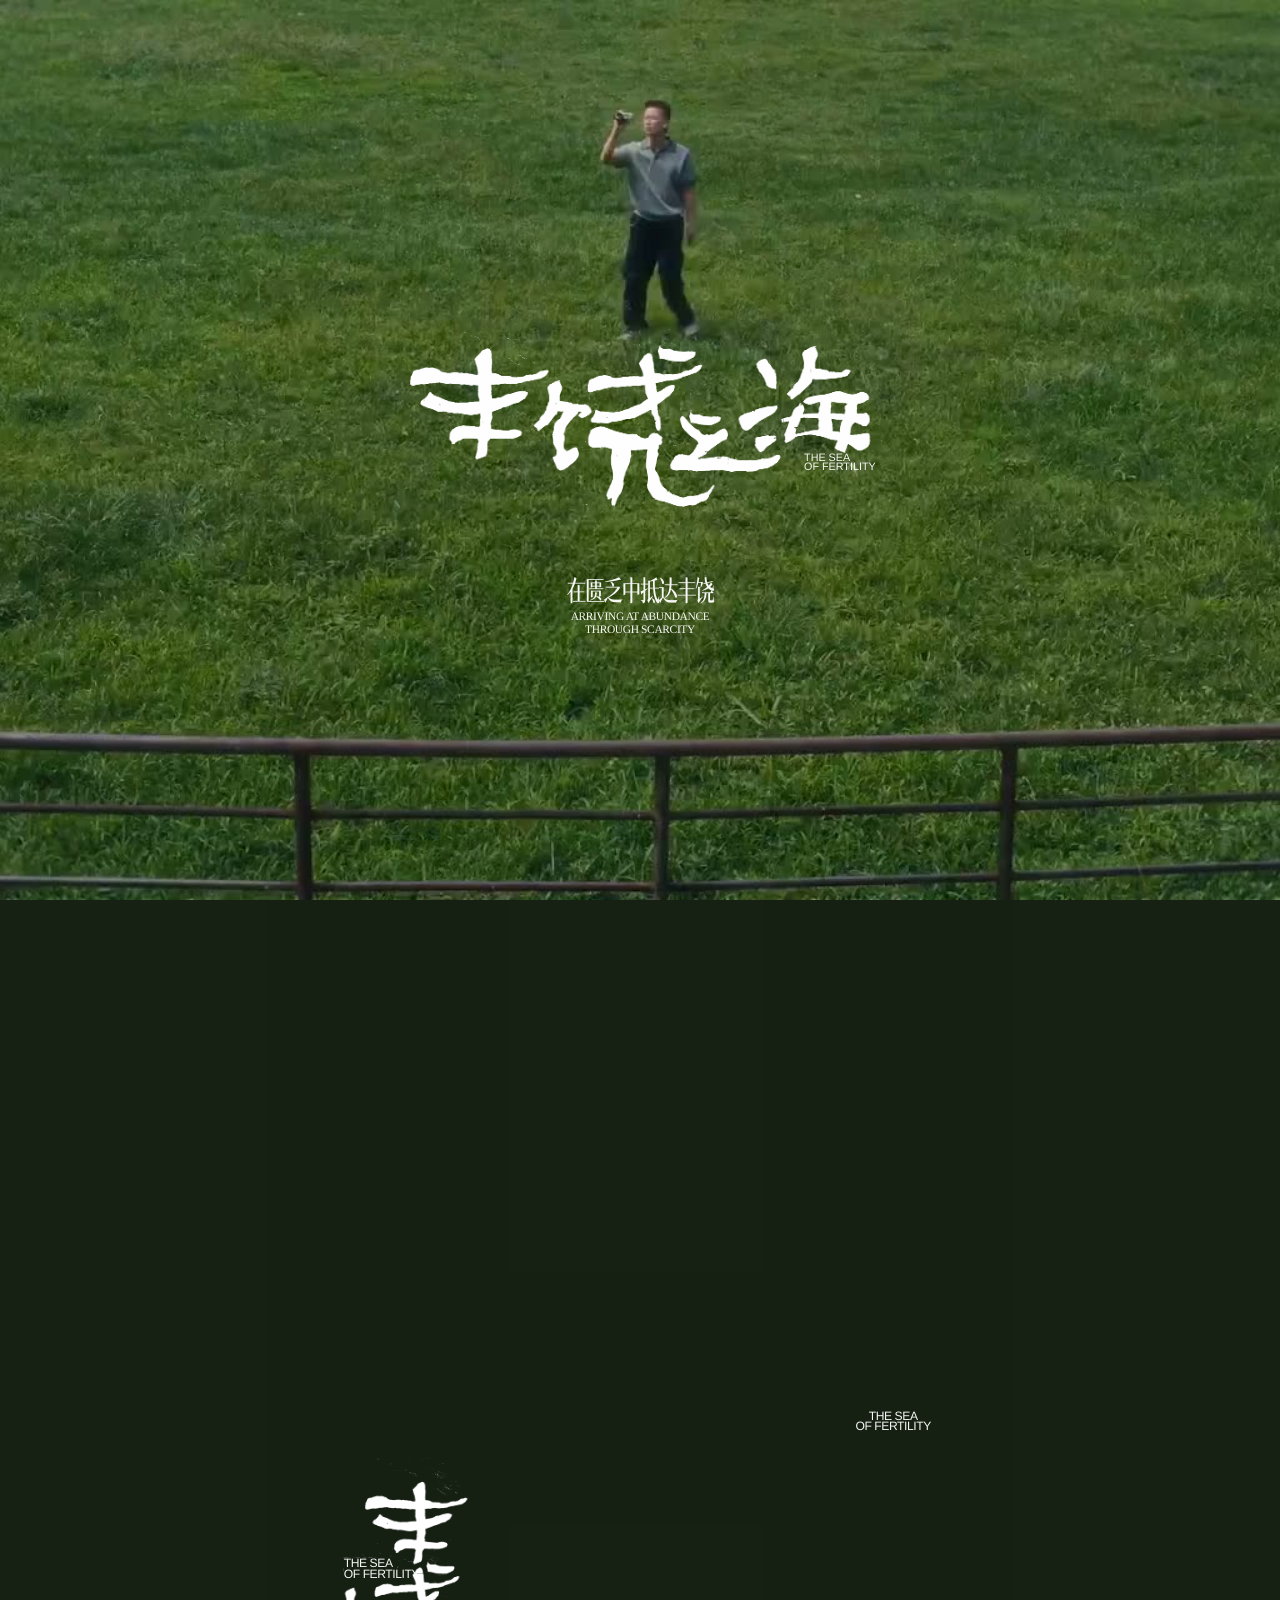
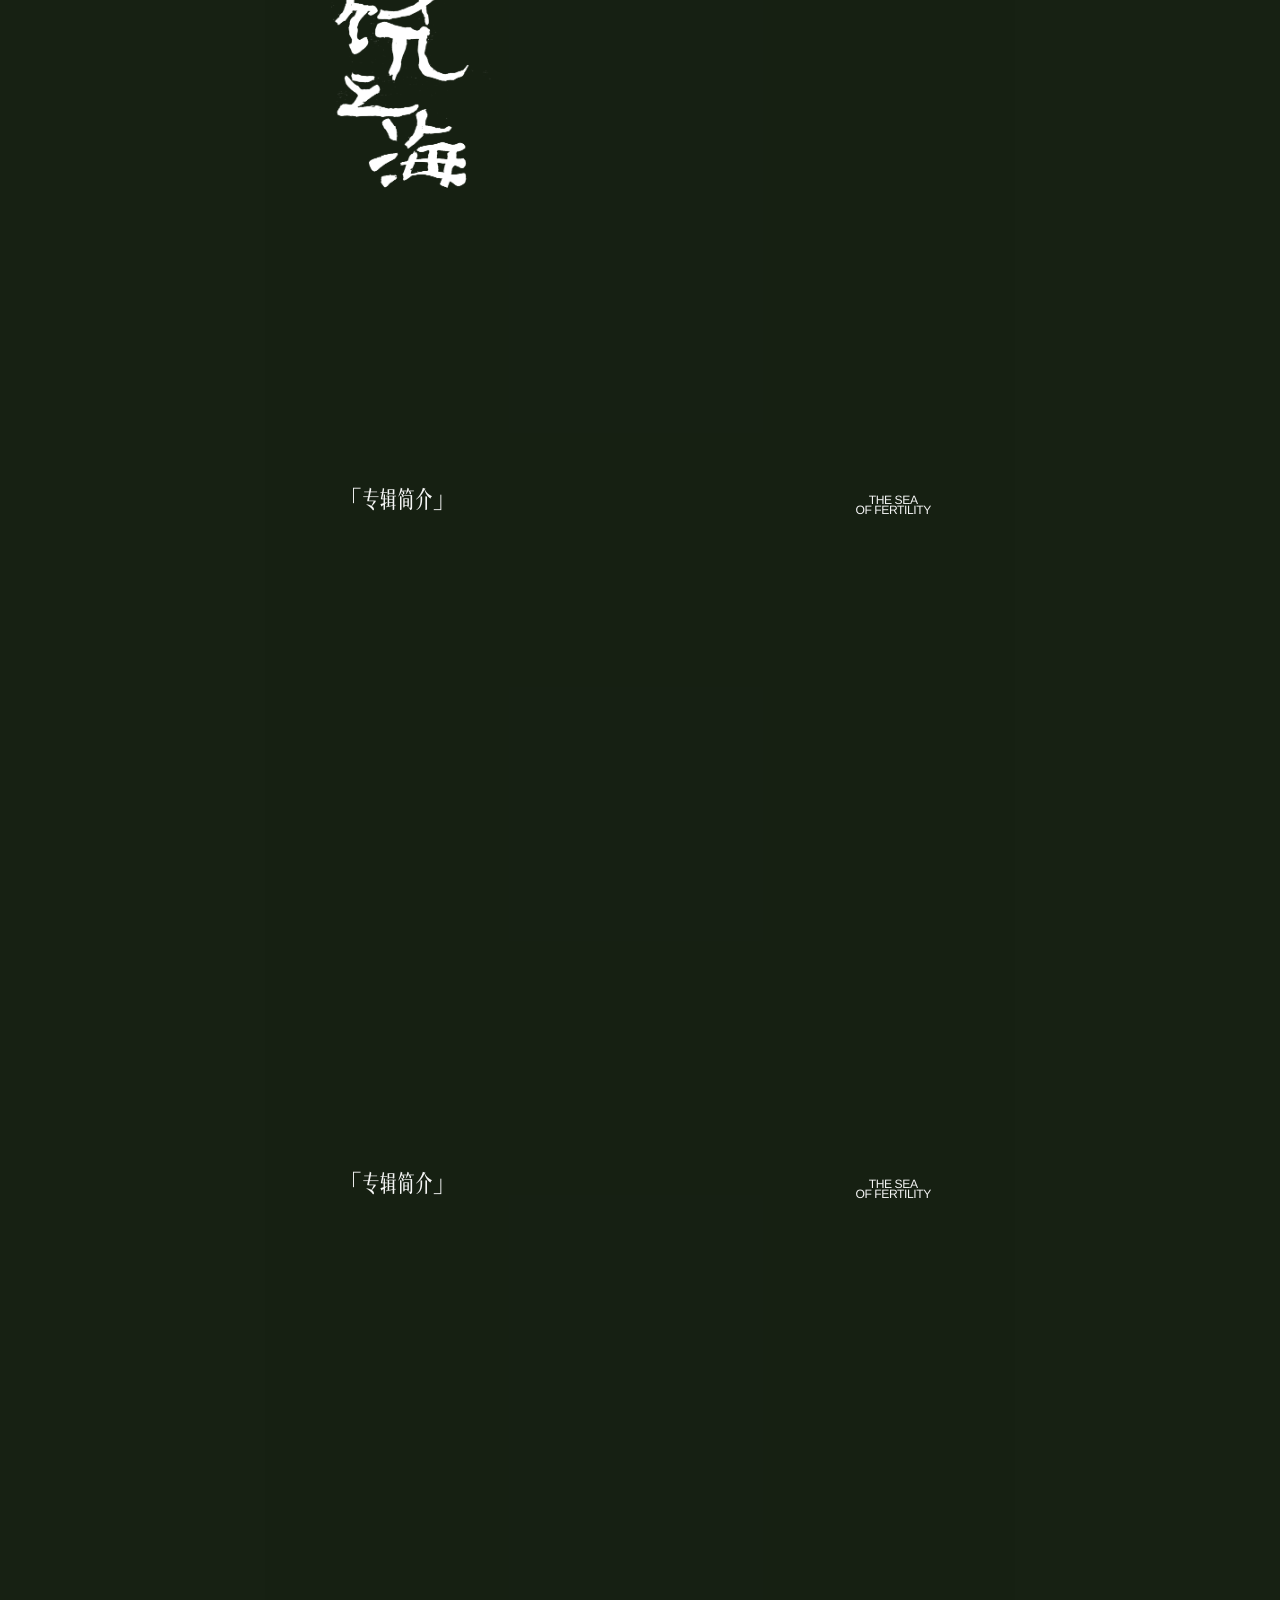
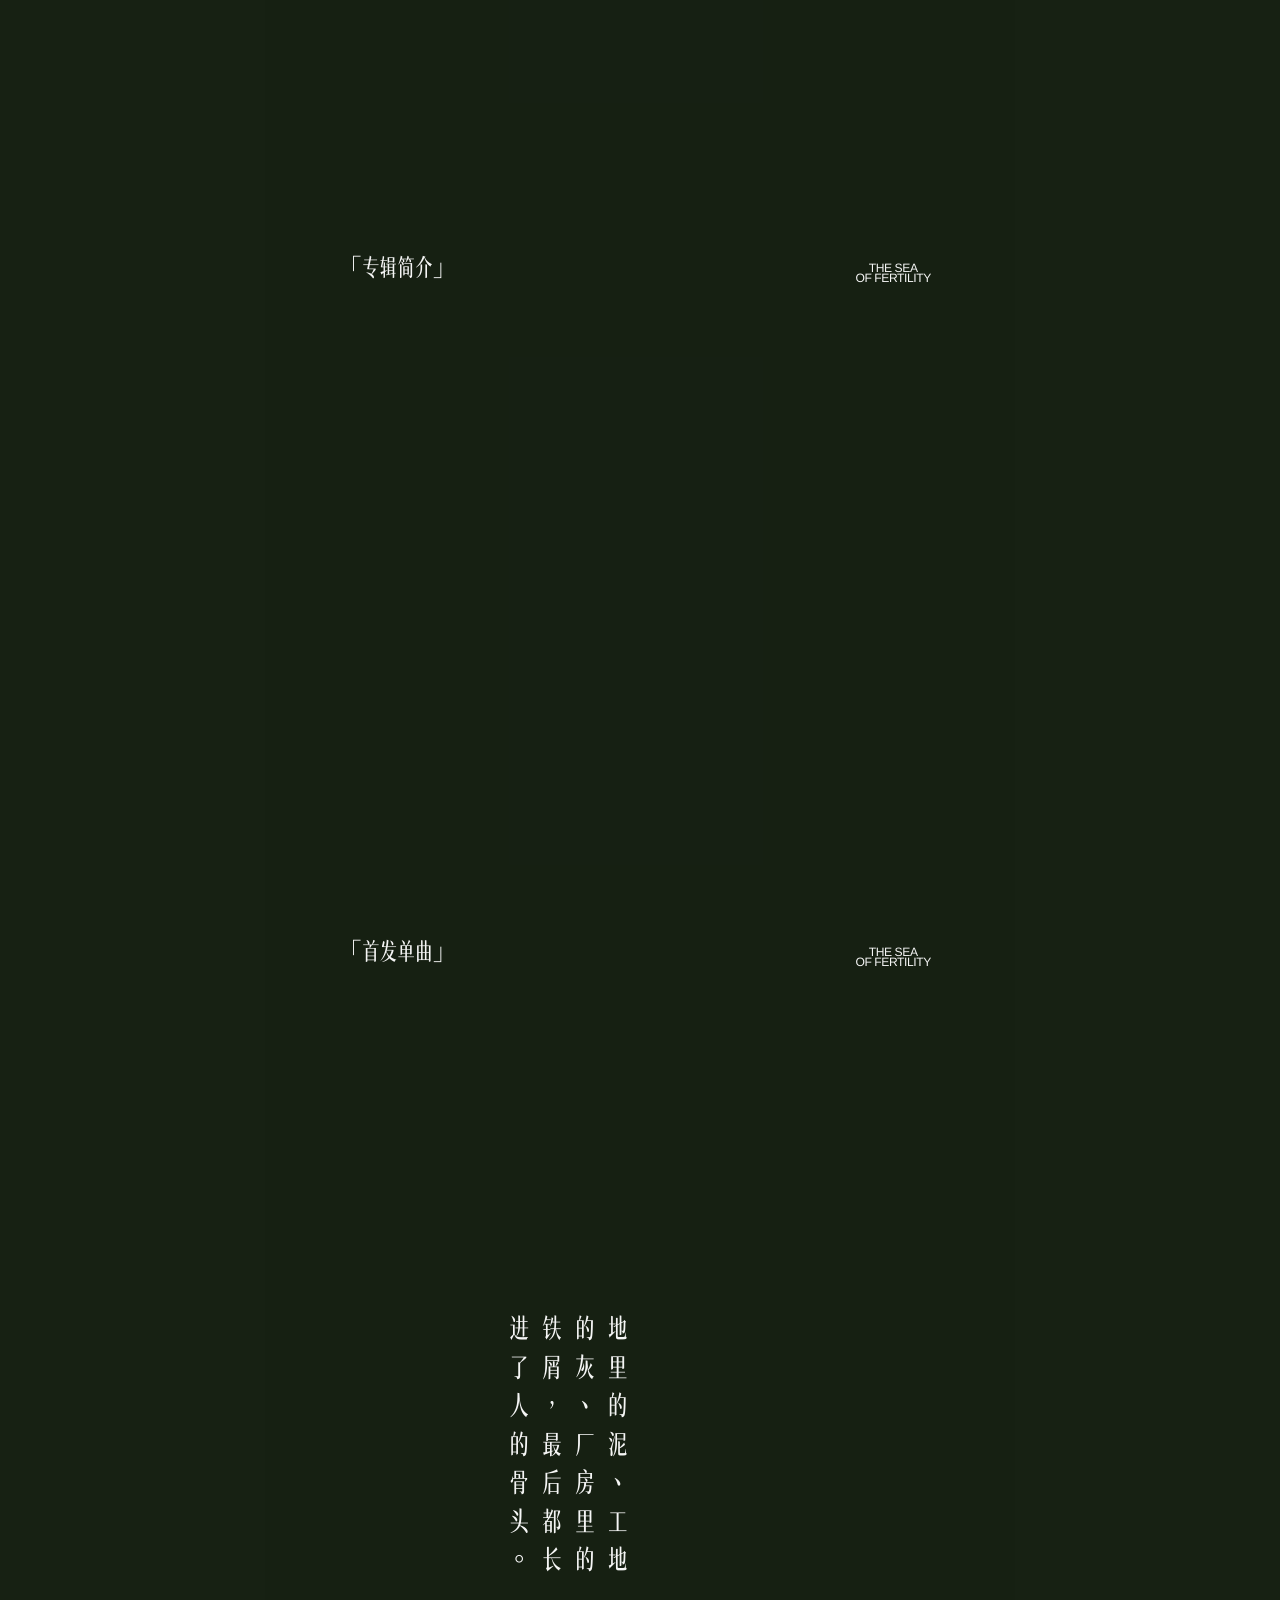
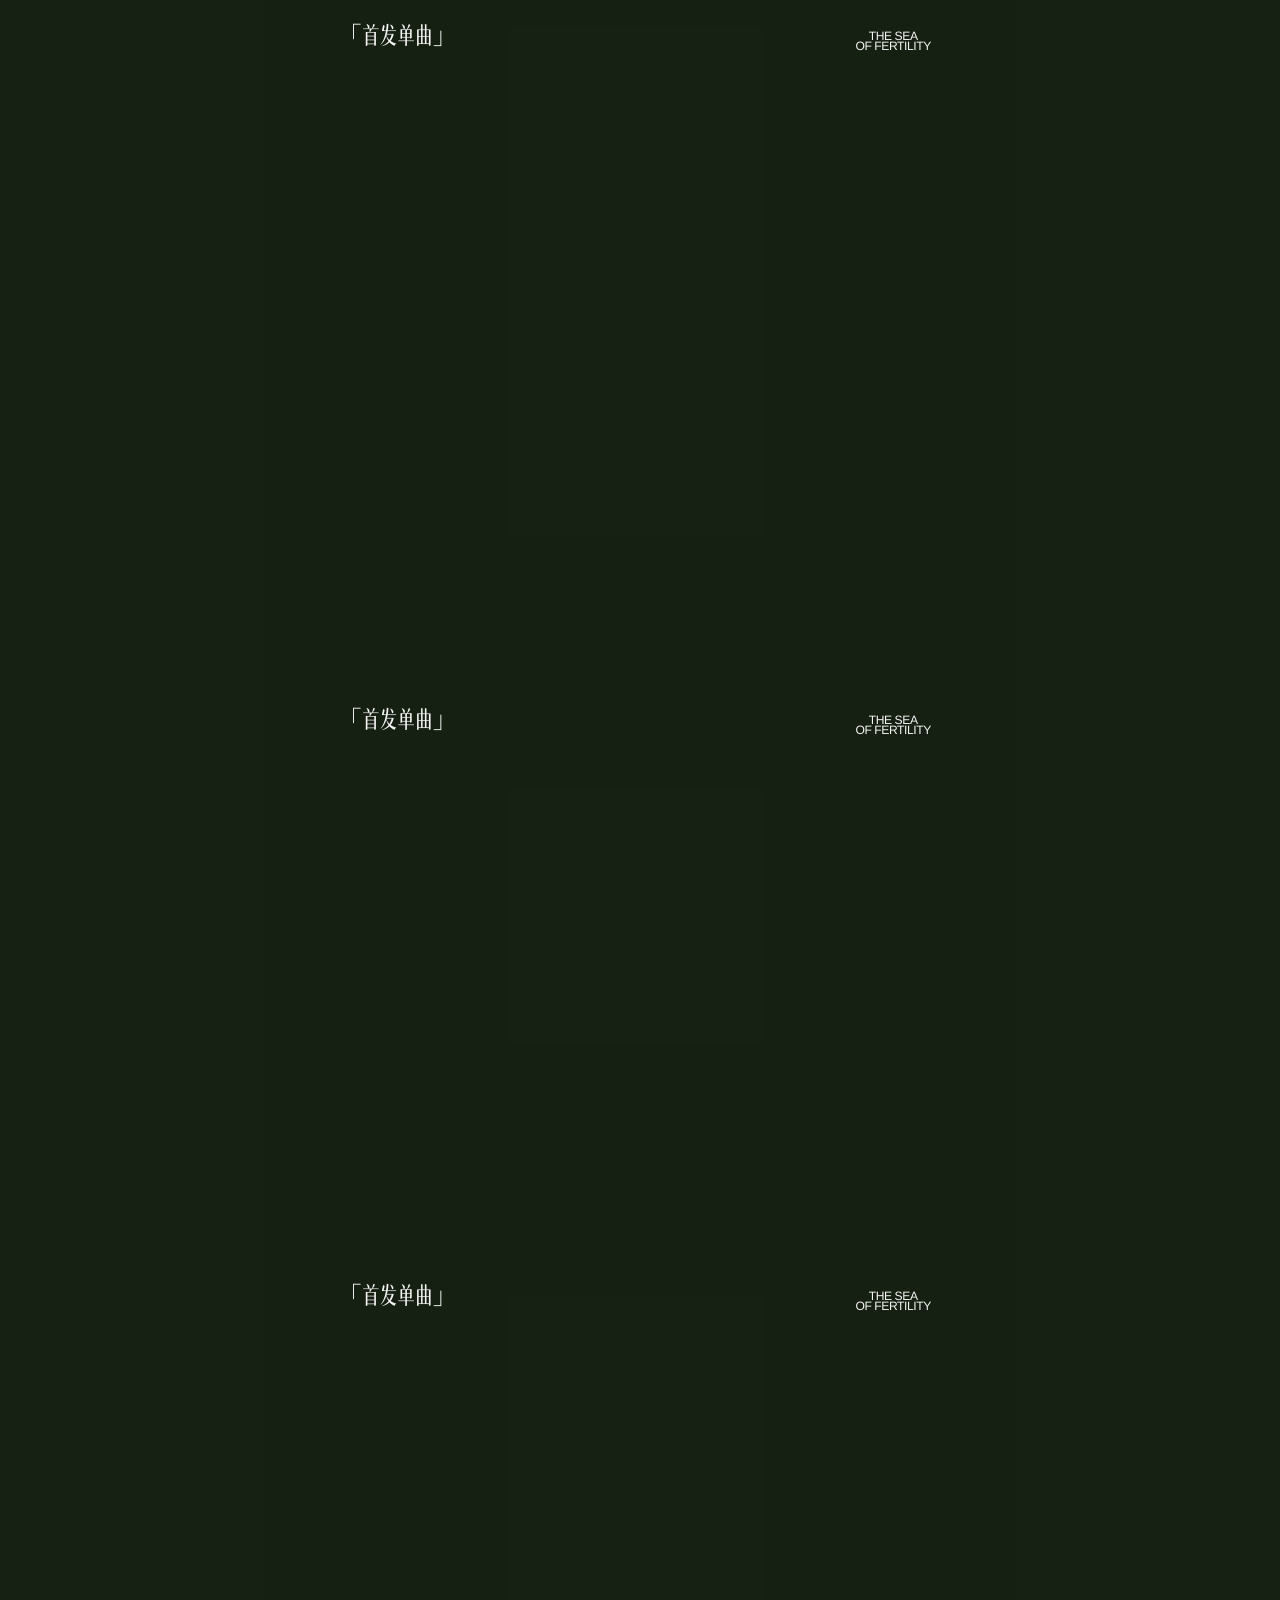
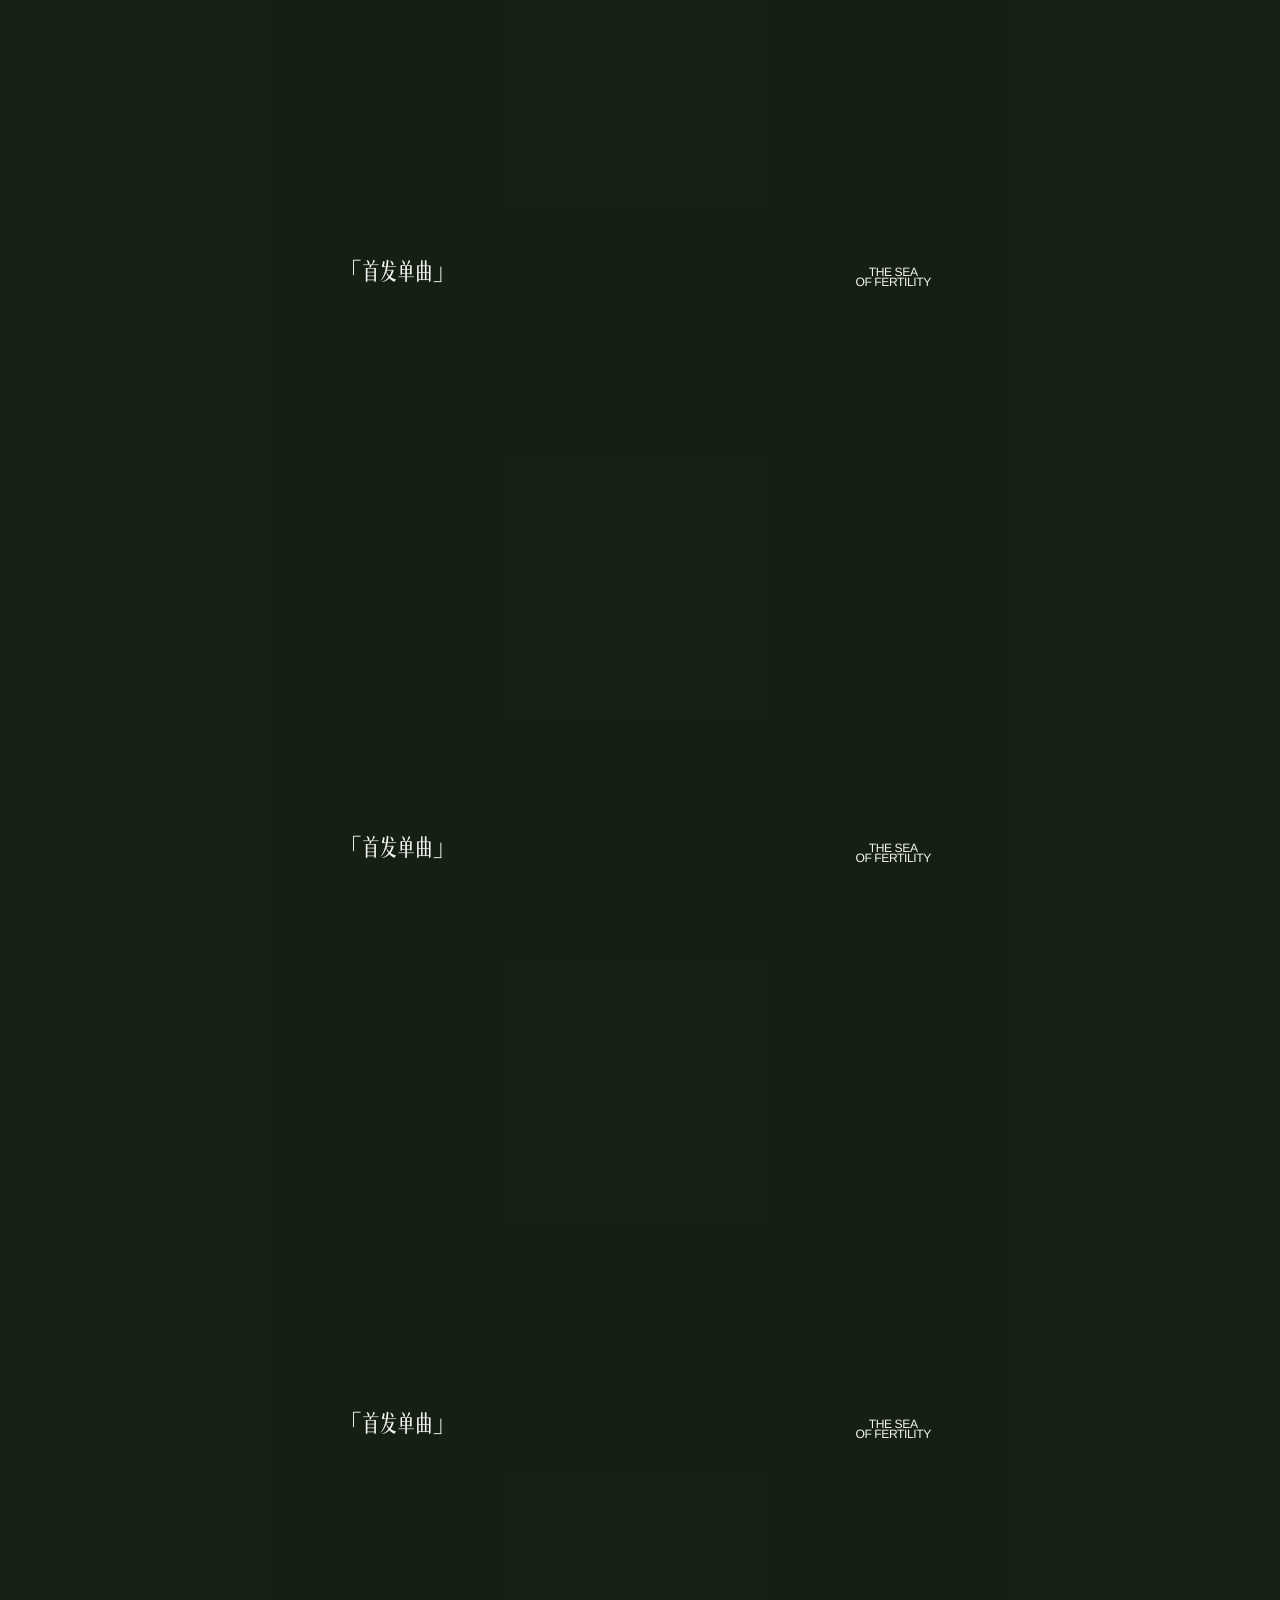
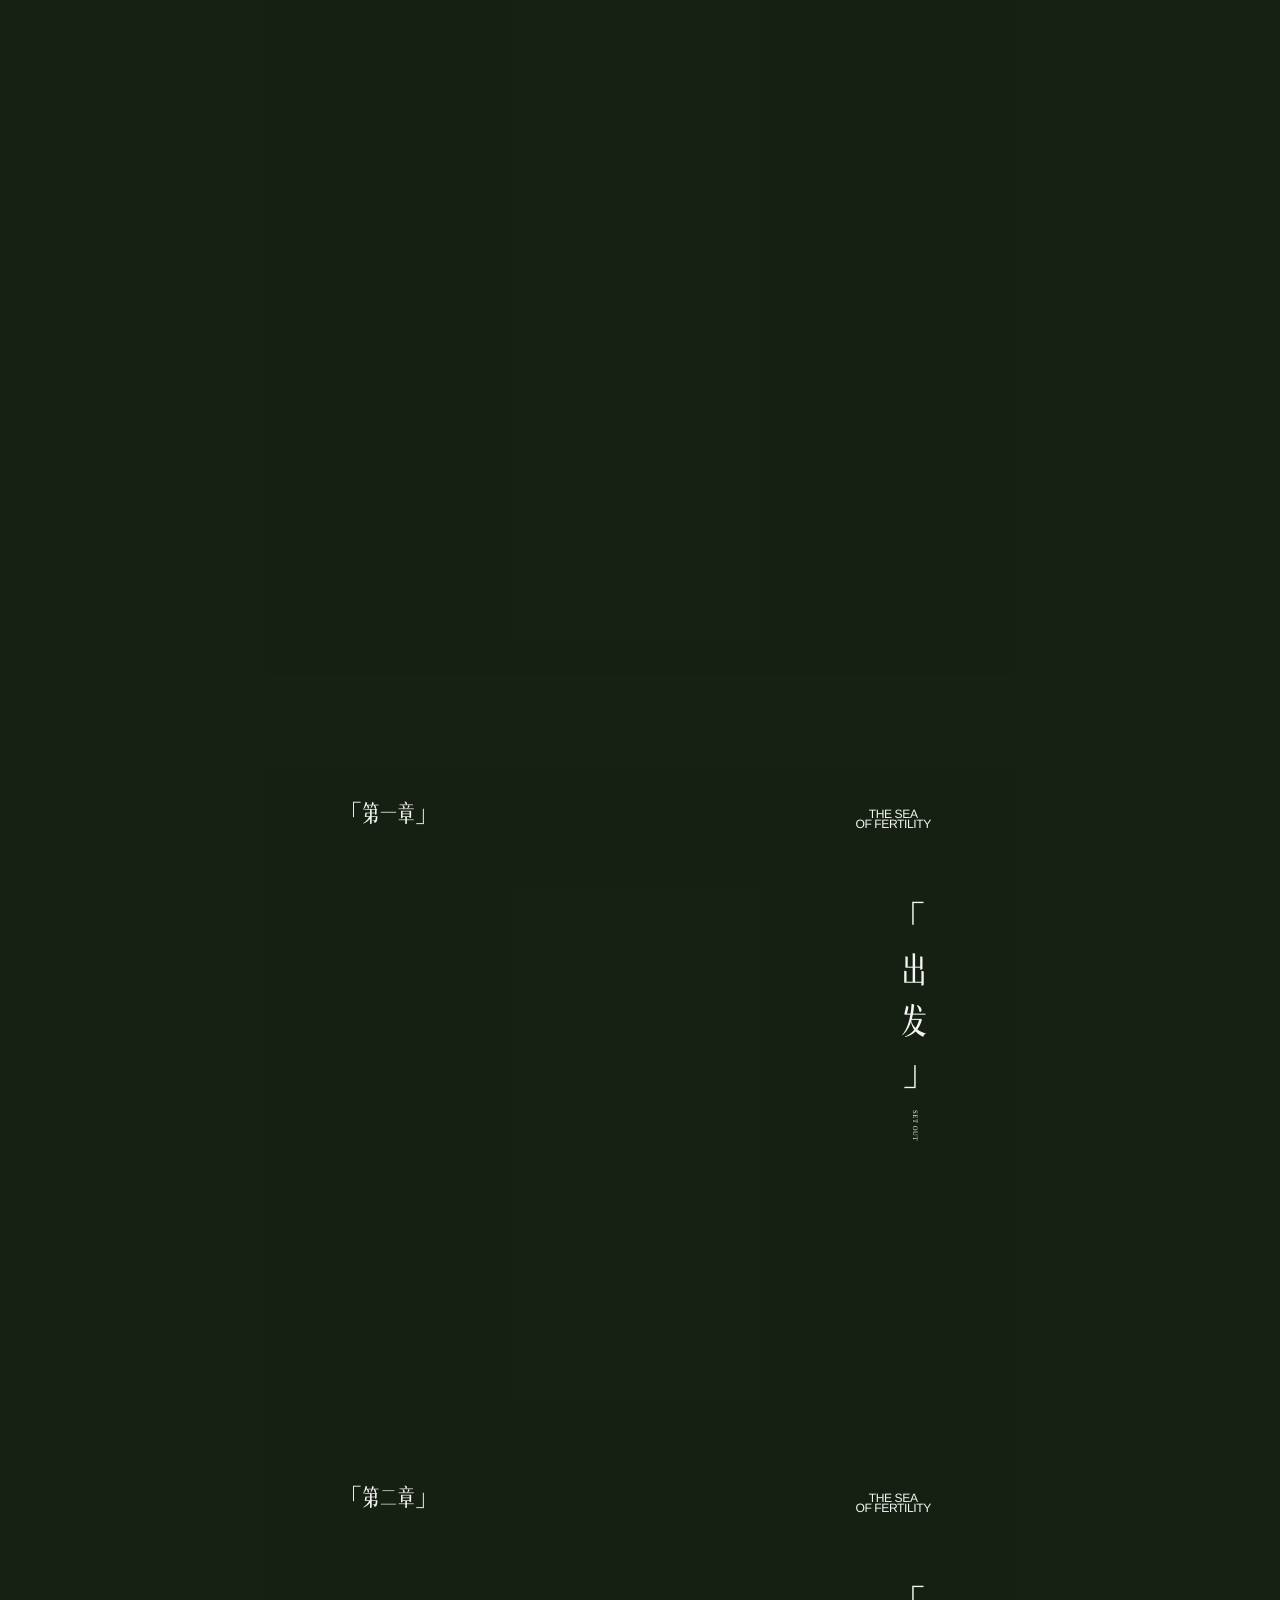
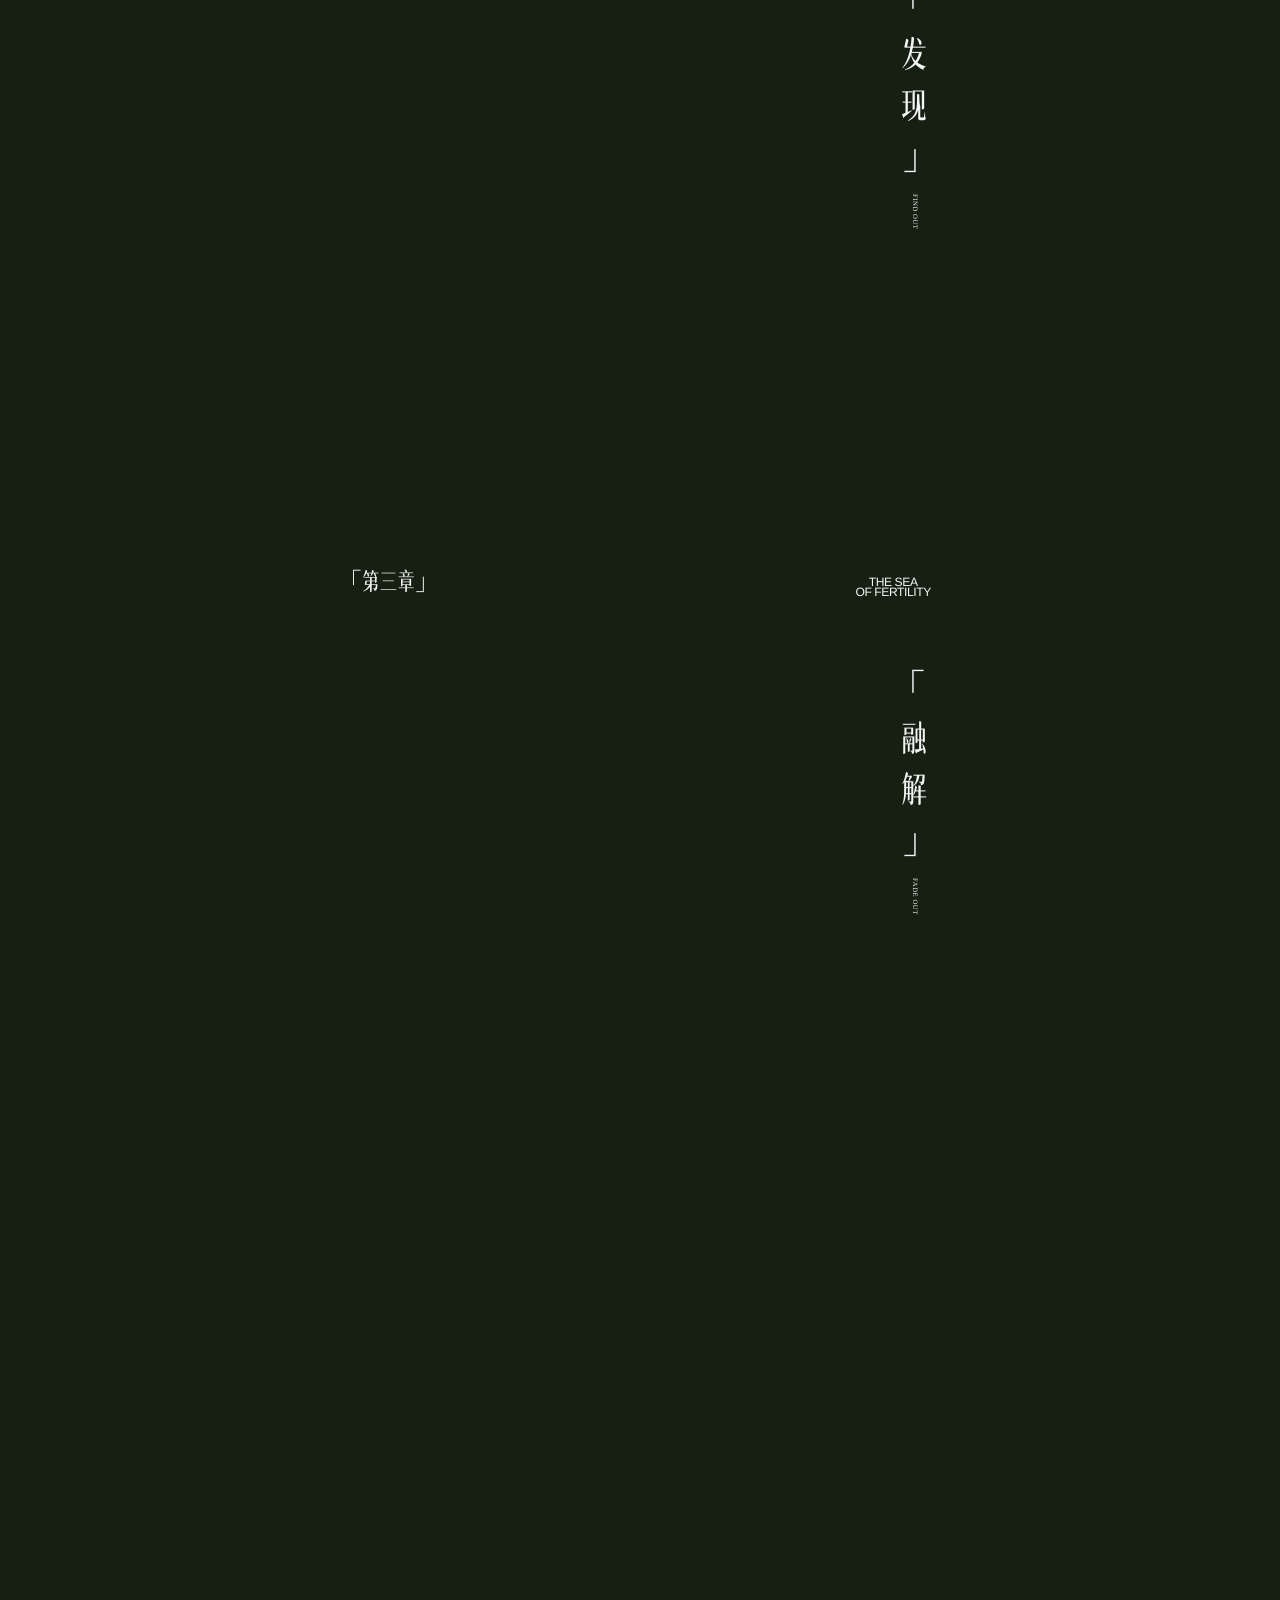
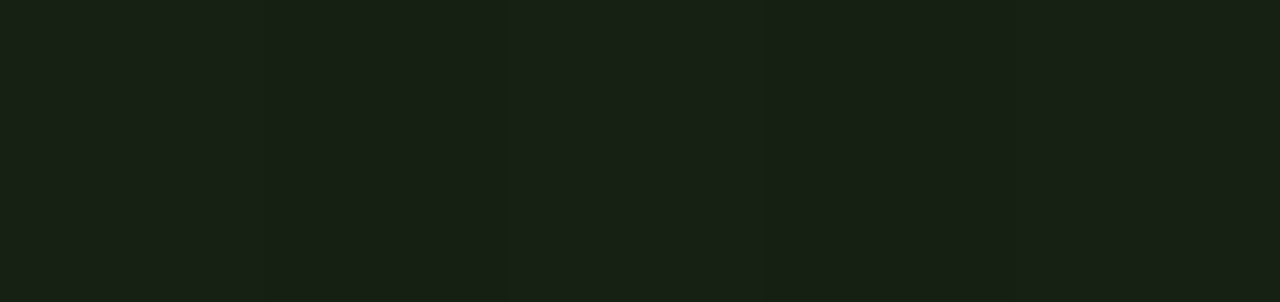
<file: stage-continuous-video15-v1/index.html>
<!doctype html>
<html lang="zh-CN">
<head>
  <meta charset="utf-8">
  <meta name="viewport" content="width=device-width,initial-scale=1,maximum-scale=1,viewport-fit=cover">
  <meta name="theme-color" content="#315321">
  <meta name="description" content="李奥首张全长概念专辑《丰饶之海》">
  <title>丰饶之海 · 李奥</title>
  <script>document.documentElement.classList.add('scroll-driven');window.__scrollDrivenMotion=true;</script>
  <link rel="stylesheet" href="../scene-assets/fonts/CorpSrcWinSong/result.css">
  <style>
    :root {
      --ink: rgba(255,255,255,.96);
      --serif: "CorpSrcWinSong","Songti SC","STSong","SimSun","Noto Serif CJK SC",serif;
      --latin: Didot,"Bodoni 72","Times New Roman",serif;
    }
    * { box-sizing: border-box; }
    html { background:#172113; scroll-snap-type:y mandatory; }
    body { margin:0; color:var(--ink); background:#172113; font-family:var(--serif); -webkit-font-smoothing:antialiased; text-rendering:geometricPrecision; }
    .film { position:fixed; inset:0; z-index:0; overflow:hidden; background:#24401b; }
    .film video { position:absolute; inset:0; width:100%; height:100%; object-fit:cover; object-position:center; opacity:1; transition:opacity .24s linear; will-change:opacity; }
    .film.is-switching video { opacity:0; }
    .film::after { position:absolute; inset:0; content:""; pointer-events:none; background:transparent; }
    main { position:relative; z-index:1; }
    .panel { position:relative; min-height:100svh; overflow:hidden; isolation:isolate; scroll-snap-align:start; scroll-snap-stop:always; }
    .frame { position:absolute; inset:0; width:min(100%,750px); height:100%; margin-inline:auto; opacity:var(--visibility,0); }
    .brand { position:absolute; top:max(2.5rem,calc(env(safe-area-inset-top) + 1rem)); right:7.3%; z-index:4; font:400 clamp(.53rem,1.55vw,.72rem)/.88 Arial,sans-serif; letter-spacing:-.035em; text-align:center; }
    .section-tag { position:absolute; top:max(2.4rem,calc(env(safe-area-inset-top) + .9rem)); left:7.1%; margin:0; font-size:clamp(1.12rem,4.5vw,2rem); font-weight:300; letter-spacing:.04em; }
    .reveal { opacity:0; transform:translateY(2.2rem); filter:blur(3px); transition:opacity .75s cubic-bezier(.2,.65,.25,1),transform 1s cubic-bezier(.2,.65,.25,1),filter .75s ease; transition-delay:var(--delay,0s); }
    .panel.is-active .reveal { opacity:1; transform:translateY(var(--drift,0)); filter:blur(0); }
    .panel.is-before .reveal { opacity:0; transform:translateY(-2.8rem); }
    .cover-thesis.reveal,.artist-mark.reveal,.artist-caption.reveal { transform:translate(-50%,2.2rem); }
    .panel.is-active .cover-thesis.reveal,.panel.is-active .artist-mark.reveal,.panel.is-active .artist-caption.reveal { transform:translate(-50%,var(--drift,0)); }
    .panel.is-before .cover-thesis.reveal,.panel.is-before .artist-mark.reveal,.panel.is-before .artist-caption.reveal { transform:translate(-50%,-2.8rem); }
    .title-image { display:block; object-fit:contain; }
    .frame > * { visibility:visible; }
    .psd-overlay {
      position:absolute;
      inset:0;
      display:block;
      width:100%;
      height:100%;
      object-fit:contain;
      object-position:center;
      pointer-events:none;
      user-select:none;
    }
    .art-title-plane,.live-content-stage,.live-motion-plane { position:absolute; inset:0; width:100%; height:100%; pointer-events:none; }
    .art-title-plane { z-index:2; overflow:hidden; }
    .art-title-plane img { position:absolute; inset:0; display:block; width:100%; height:100%; object-fit:contain; object-position:center; user-select:none; }
    .cover-art-left { clip-path:inset(35.91% 28.67% 42.89% 11.33%); }
    .cover-art-right { clip-path:inset(35.91% 12.67% 49.63% 71.33%); }
    .overview-art-top { clip-path:inset(8.98% 70.67% 78.90% 2.67%); }
    .overview-art-middle-left { clip-path:inset(21.10% 94% 77.16% 2.67%); }
    .overview-art-middle-right { clip-path:inset(21.10% 70.67% 77.16% 14%); }
    .overview-art-bottom { clip-path:inset(22.84% 70.67% 52.12% 2.67%); }
    .overview-art-en { position:absolute; top:21.1%; left:6%; z-index:3; font:400 clamp(.53rem,1.55vw,.72rem)/.88 Arial,sans-serif; letter-spacing:-.035em; }
    .live-content-stage { transform-origin:center; }
    .live-glyph { display:inline-block; will-change:transform,opacity; }
    .darian-live-word { position:absolute; left:8%; bottom:24.5%; z-index:3; margin:0; writing-mode:vertical-rl; color:var(--ink); font-size:clamp(3.2rem,15vw,6rem); font-weight:300; letter-spacing:.09em; line-height:1; pointer-events:none; }
    .darian-live-word .live-glyph { display:inline-block; }
    .darian-ghost-word { z-index:2; }
    .darian-title-placeholder { visibility:hidden; }
    .continuity-34 {
      position:fixed;
      inset:0;
      z-index:2;
      width:min(100%,750px);
      height:100svh;
      margin-inline:auto;
      opacity:0;
      pointer-events:none;
      transition:opacity .3s ease;
    }
    .continuity-34.is-visible { opacity:1; }
    .continuity-34 img { display:block; width:100%; height:100%; object-fit:contain; object-position:center; }
    .continuity-title { transition-duration:.72s; transition-timing-function:cubic-bezier(.22,.61,.36,1); }
    .page3-sequence,.page4-sequence,.page5-sequence,.page6-sequence,.pre-darian-sequence {
      position:fixed;
      inset:0;
      z-index:3;
      width:min(100%,750px);
      height:100svh;
      margin-inline:auto;
      opacity:0;
      pointer-events:none;
      transition:opacity .42s cubic-bezier(.3,0,.2,1);
    }
    .page4-sequence { transition-duration:.72s; transition-timing-function:cubic-bezier(.22,.61,.36,1); }
    .page5-sequence.is-running,.page6-sequence.is-running,.pre-darian-sequence.is-running { opacity:1; }
    .page5-sequence.is-reverse-hidden,.page6-sequence.is-reverse-hidden,.pre-darian-sequence.is-reverse-hidden {
      opacity:0 !important;
      transition:none !important;
    }
    .page5-sequence.preview-one .sentence-group:not(.sentence-1) { display:none; }
    .overview-motion {
      opacity:0;
      transform:translateX(-7.5%);
      will-change:transform,opacity;
    }
    .overview-thesis { left:6%; }
    .page3-sequence.is-running .overview-thesis { animation:overview-slide-in .82s cubic-bezier(.2,.7,.2,1) .12s both; }
    .page3-sequence.is-running .overview-chapter-1 { animation:overview-slide-in .88s cubic-bezier(.2,.7,.2,1) 1.02s both; }
    .page3-sequence.is-running .overview-chapter-2 { animation:overview-slide-in .88s cubic-bezier(.2,.7,.2,1) 1.30s both; }
    .page3-sequence.is-running .overview-chapter-3 { animation:overview-slide-in .88s cubic-bezier(.2,.7,.2,1) 1.58s both; }
    .page4-sequence.is-running .album-guide-motion { animation:overview-slide-in .82s cubic-bezier(.2,.7,.2,1) .12s both; }
    .page5-sequence.is-running .page5-tag-motion { animation:page5-tag-in .88s ease-out .08s both; }
    .page5-sequence.is-running .sentence-group { opacity:1; transform:none; }
    .page5-sequence.is-running .sentence-group.is-current .sentence-glyph {
      animation:glyph-rise-converge var(--glyph-duration) cubic-bezier(.16,.68,.2,1) var(--glyph-delay) both;
      will-change:transform,opacity;
    }
    .page5-sequence.is-running .sentence-group.is-complete .sentence-glyph { opacity:1; transform:translateY(0) scale(1); }
    .page5-sequence.is-exiting .sentence-group { opacity:1; }
    .page5-sequence.is-exiting .sentence-glyph {
      animation:glyph-spread-exit 1.05s cubic-bezier(.4,0,.22,1) both !important;
      will-change:transform,opacity;
    }
    .page5-sequence.is-exiting .page5-tag-motion { animation:page5-tag-out .72s ease-in both !important; }
    .page6-static { opacity:0; }
    .page6-sequence.is-running .page6-static { animation:page6-static-in .72s cubic-bezier(.22,.61,.36,1) .12s both; }
    .page6-sentence { position:absolute; inset:0; opacity:1; }
    .page6-glyph { position:absolute; opacity:0; transform:translateY(calc(32px + var(--spread-index) * clamp(7px,1.45vw,11px))) scale(1.14); pointer-events:none; }
    .page6-sequence.is-running .page6-sentence.is-current .page6-glyph {
      animation:glyph-rise-converge var(--glyph-duration) cubic-bezier(.16,.68,.2,1) var(--glyph-delay) both;
      will-change:transform,opacity;
    }
    .page6-sequence.is-running .page6-sentence.is-complete .page6-glyph { opacity:1; transform:translateY(0) scale(1); }
    .page6-sequence.is-exiting .page6-glyph {
      animation:glyph-spread-exit 1.05s cubic-bezier(.4,0,.22,1) both !important;
      will-change:transform,opacity;
    }
    .page6-sequence.is-exiting .page6-static { animation:page5-tag-out .72s ease-in both !important; }
    .pre-darian-static { opacity:0; }
    .pre-darian-sequence.is-running .pre-darian-static { animation:page6-static-in .72s cubic-bezier(.22,.61,.36,1) .12s both; }
    .pre-darian-group { position:absolute; inset:0; opacity:1; }
    .pre-darian-glyph { position:absolute; opacity:0; transform:translateY(calc(32px + var(--spread-index) * clamp(7px,1.45vw,11px))) scale(1.14); pointer-events:none; }
    .pre-darian-sequence.is-running .pre-darian-group.is-current .pre-darian-glyph {
      animation:glyph-rise-converge var(--glyph-duration) cubic-bezier(.16,.68,.2,1) var(--glyph-delay) both;
      will-change:transform,opacity;
    }
    .pre-darian-sequence.is-running .pre-darian-group.is-complete .pre-darian-glyph { opacity:1; transform:translateY(0) scale(1); }
    .pre-darian-sequence.is-exiting .pre-darian-glyph {
      animation:glyph-spread-exit 1.05s cubic-bezier(.4,0,.22,1) both !important;
      will-change:transform,opacity;
    }
    .pre-darian-sequence.is-exiting .pre-darian-static { animation:page5-tag-out .72s ease-in both !important; }
    .page5-sequence.is-running.is-reverse .page5-tag-motion,
    .page6-sequence.is-running.is-reverse .page6-static,
    .pre-darian-sequence.is-running.is-reverse .pre-darian-static {
      opacity:1;
      animation:none !important;
    }
    .page5-sequence.is-running.is-reverse .sentence-glyph,
    .page6-sequence.is-running.is-reverse .page6-glyph,
    .pre-darian-sequence.is-running.is-reverse .pre-darian-glyph {
      opacity:1;
      transform:translateY(0) scale(1);
      animation:none !important;
      will-change:auto;
    }
    @keyframes overview-slide-in {
      0% { opacity:0; transform:translateX(-7.5%); }
      36% { opacity:.76; }
      100% { opacity:1; transform:translateX(0); }
    }
    .page5-tag-motion { opacity:0; }
    .sentence-group { position:absolute; inset:0; opacity:0; }
    .sentence-glyph { opacity:0; transform:translateY(calc(32px + var(--spread-index) * clamp(7px,1.45vw,11px))) scale(1.14); }
    @keyframes page5-tag-in { from{opacity:0} to{opacity:1} }
    @keyframes sentence-rise {
      0% { opacity:0; transform:translateY(4.8%); }
      30% { opacity:.62; }
      100% { opacity:1; transform:translateY(0); }
    }
    @keyframes glyph-rise-converge {
      0% { opacity:0; transform:translateY(calc(32px + var(--spread-index) * clamp(7px,1.45vw,11px))) scale(1.14); }
      14% { opacity:.76; }
      34% { opacity:.98; }
      100% { opacity:1; transform:translateY(0) scale(1); }
    }
    @keyframes glyph-spread-exit {
      0% { opacity:1; transform:translateY(0) scale(1); }
      52% { opacity:.84; }
      100% { opacity:0; transform:translateY(var(--exit-shift)) scale(.98); }
    }
    @keyframes page5-tag-out { from{opacity:1} to{opacity:0} }
    @keyframes page6-static-in { from{opacity:0} to{opacity:1} }
    .cover-title { position:absolute; top:38%; left:8%; width:76%; }
    .cover-en { position:absolute; top:50.4%; right:15%; font:.66rem/.88 Arial,sans-serif; }
    .cover-thesis { position:absolute; top:65.1%; left:50%; width:82%; margin:0; transform:translateX(-50%); font-size:clamp(1.42rem,6.3vw,2.75rem); font-weight:300; letter-spacing:-.05em; text-align:center; }
    .cover-thesis small,.artist-caption small { display:block; margin-top:.32rem; font:clamp(.47rem,1.8vw,.7rem)/1.12 var(--latin); letter-spacing:-.03em; text-transform:uppercase; }
    .artist-mark { position:absolute; top:33.5%; left:50%; width:32%; max-height:29%; transform:translateX(-50%); }
    .artist-caption { position:absolute; top:64.3%; left:50%; width:80%; margin:0; transform:translateX(-50%); font-size:clamp(1.2rem,5.5vw,2.4rem); font-weight:300; text-align:center; }
    .vertical-title { position:absolute; top:10.3%; left:4.2%; width:27%; height:42%; object-fit:contain; object-position:left top; }
    .vertical-thesis { position:absolute; top:51.8%; left:4.4%; margin:0; font-size:clamp(1.15rem,5vw,2.2rem); font-weight:300; letter-spacing:-.05em; }
    .vertical-thesis small { display:block; margin-top:.18rem; font:clamp(.43rem,1.6vw,.63rem)/1 var(--latin); text-transform:uppercase; }
    .chapter-index { position:absolute; right:6.8%; bottom:28.6%; display:flex; align-items:baseline; gap:clamp(.8rem,4vw,2rem); font-size:clamp(1.12rem,5.5vw,2.35rem); }
    .chapter-index span { white-space:nowrap; } .chapter-index i { font-style:normal; opacity:.55; } .chapter-index small { margin-right:.18rem; font:.72em/1 var(--latin); }
    .album-guide { position:absolute; right:9%; bottom:26.2%; display:flex; align-items:center; gap:.72rem; margin:0; font-size:clamp(1.5rem,6vw,2.7rem); font-weight:300; }
    .album-guide::before { width:4.5rem; height:1px; background:currentColor; content:""; }
    .album-guide small { font:clamp(.55rem,1.8vw,.75rem)/1 var(--latin); text-transform:uppercase; }
    .vertical-copy { position:absolute; inset:13.2% 6.5% 12.5%; }
    .vline,.track { position:absolute; top:var(--y,10%); left:var(--x); margin:0; writing-mode:vertical-rl; text-orientation:upright; font-size:var(--size,clamp(1rem,4.4vw,1.9rem)); font-weight:300; line-height:1.22; letter-spacing:.13em; white-space:nowrap; }
    .vline.emphasis { font-size:var(--size,clamp(1.7rem,7vw,3rem)); letter-spacing:.08em; }
    .chapter-name { position:absolute; top:14.7%; right:6.8%; margin:0; writing-mode:vertical-rl; font-size:clamp(2.1rem,9vw,4rem); font-weight:300; letter-spacing:.14em; }
    .chapter-name small { margin-top:.5rem; font:clamp(.42rem,1.5vw,.6rem)/1 var(--latin); letter-spacing:.08em; text-transform:uppercase; }
    .track { font-size:var(--size,clamp(1.08rem,5.2vw,2.2rem)); line-height:1.16; letter-spacing:.12em; }
    .track small { margin-bottom:.4rem; font:clamp(.72rem,2.5vw,1rem)/1 var(--latin); letter-spacing:0; }
    .darian-title { position:absolute; left:8%; bottom:24.5%; margin:0; writing-mode:vertical-rl; font-size:clamp(3.2rem,15vw,6rem); font-weight:300; letter-spacing:.09em; line-height:1; }
    .darian-title::before,.darian-title::after { position:absolute; width:1.5rem; height:1.5rem; content:""; }
    .darian-title::before { top:-.9rem; right:-.85rem; border-top:1px solid; border-right:1px solid; }
    .darian-title::after { bottom:-.9rem; left:-.85rem; border-bottom:1px solid; border-left:1px solid; }
    .darian-title small { margin-top:.4rem; font:.13em/1 Arial,sans-serif; letter-spacing:.04em; text-transform:uppercase; }
    .darian-summary { position:absolute; top:45.3%; left:24%; width:25%; height:34%; margin:0; writing-mode:vertical-rl; text-orientation:mixed; color:var(--ink); font-size:clamp(1rem,4.4vw,1.9rem); font-weight:300; line-height:1.22; letter-spacing:.13em; }
    .darian-base { z-index:1; }
    .darian-motion-layer {
      z-index:2;
      opacity:0;
      transform-origin:var(--origin-x) var(--origin-y);
      will-change:transform,opacity;
    }
    .darian-main-layer { z-index:3; }
    .darian-intro-panel.is-darian-running .darian-main-layer {
      animation:darian-main-converge var(--motion-duration) cubic-bezier(.18,.72,.2,1) var(--motion-delay) both;
    }
    .darian-intro-panel.is-darian-running .darian-ghost-layer {
      animation:darian-ghost-disappear var(--ghost-duration) cubic-bezier(.2,.62,.22,1) var(--motion-delay) both;
    }
    @keyframes darian-main-converge {
      0% { opacity:0; transform:translate(var(--from-x),var(--from-y)) scale(2); }
      12% { opacity:1; }
      100% { opacity:1; transform:translate(0,0) scale(1); }
    }
    @keyframes darian-ghost-disappear {
      0% { opacity:.18; transform:translate(var(--from-x),var(--from-y)) scale(6); }
      42% { opacity:.13; }
      76% { opacity:.055; }
      100% { opacity:0; transform:translate(0,0) scale(2.1); }
    }
    .chorus { position:absolute; top:42.2%; left:50%; width:90%; transform:translate(-50%,-50%); text-align:center; }
    .chorus.reveal { transform:translate(-50%,calc(-50% + 2.2rem)); }
    .panel.is-active .chorus.reveal { transform:translate(-50%,calc(-50% + var(--drift,0px))); }
    .panel.is-before .chorus.reveal { transform:translate(-50%,calc(-50% - 2.8rem)); }
    .chorus h2 { margin:0; font-size:clamp(2.8rem,13.5vw,6.2rem); font-weight:300; line-height:1; letter-spacing:.03em; }
    .chorus strong { display:block; margin-top:.18rem; font:clamp(1.8rem,7.5vw,3.5rem)/1 var(--latin); text-transform:uppercase; }
    .continuation-lockup { position:absolute; inset:0; display:grid; place-items:center; }
    .continuation-title { margin:0; writing-mode:vertical-rl; text-orientation:upright; font-size:clamp(2rem,8vw,4rem); font-weight:300; line-height:1; letter-spacing:.32em; }
    .chorus p { margin:2.4rem 0 0; font-size:clamp(1.24rem,5vw,2.2rem); font-weight:300; }
    .hook-type-scene { position:absolute; inset:0; z-index:4; overflow:hidden; container-type:inline-size; visibility:visible!important; opacity:0; transition:opacity .12s linear; pointer-events:none; }
    .hook-type-scene.is-hook-active { opacity:1; }
    .hook-type-word { position:absolute; top:calc(50% - 14.833cqw); left:50%; display:flex; gap:2.55cqw; margin:0; translate:-50% -50%; color:var(--ink); font:400 clamp(2.7rem,11.8cqw,5.5rem)/1 var(--serif); white-space:nowrap; transform-origin:center; will-change:transform,opacity; }
    .hook-type-glyph { display:inline-block; opacity:0; }
    .hook-type-dyd { position:absolute; top:calc(50% - 5.5cqw); left:50%; margin:0; translate:-50% -50%; color:var(--ink); font:400 clamp(1.5rem,5cqw,2.35rem)/1 var(--serif); letter-spacing:9vw; white-space:nowrap; opacity:0; transform-origin:center; }
    .hook-type-cycle { position:absolute; top:52.22%; left:50%; width:6em; height:1.25em; margin-left:-3em; color:var(--ink); font-family:var(--serif); font-size:clamp(1.24rem,5vw,2.2rem); font-weight:300; line-height:1; text-align:center; white-space:nowrap; }
    .hook-type-cycle span { position:absolute; inset:0; display:block; opacity:0; }
    html.scroll-driven .hook-type-test { height:64svh!important; min-height:64svh!important; }
    html.scroll-driven .darian-verse-final-panel { height:110svh!important; min-height:110svh!important; }
    .scroll-cue { position:fixed; right:max(1rem,env(safe-area-inset-right)); bottom:max(1.25rem,env(safe-area-inset-bottom)); z-index:5; display:flex; align-items:center; gap:.55rem; font:.56rem/1 Arial,sans-serif; letter-spacing:.14em; opacity:.7; transition:opacity .3s; }
    .scroll-cue::after { width:1.8rem; height:1px; background:currentColor; content:""; } body.at-end .scroll-cue { opacity:0; }
    html.scroll-driven { scroll-snap-type:none; scroll-behavior:auto; }
    html.scroll-driven .panel { height:76svh; min-height:76svh; overflow:hidden; scroll-snap-align:none; scroll-snap-stop:normal; }
    html.scroll-driven .frame { position:relative; inset:auto; top:auto; width:min(100%,750px); height:100svh; margin-inline:auto; opacity:1; }
    html.scroll-driven .page3-sequence,
    html.scroll-driven .page4-sequence,
    html.scroll-driven .page5-sequence,
    html.scroll-driven .page6-sequence,
    html.scroll-driven .pre-darian-sequence {
      position:absolute;
      inset:0;
      width:100%;
      height:100svh;
      margin:0;
      visibility:visible;
    }
    html.scroll-driven .continuity-34 { display:none; }
    html.scroll-driven .page3-sequence,
    html.scroll-driven .page4-sequence,
    html.scroll-driven .page5-sequence,
    html.scroll-driven .page6-sequence,
    html.scroll-driven .pre-darian-sequence { display:none; }
    html.scroll-driven .page-ruler {
      z-index:8;
      opacity:1 !important;
      transform:none !important;
      object-position:center top;
      clip-path:inset(0 0 92% 0);
    }
    html.scroll-driven .page-content-layer,
    html.scroll-driven .local-static-content { clip-path:inset(25% 0 0 0); }
    html.scroll-driven .natural-page-title,
    html.scroll-driven .natural-page-brand { z-index:7; opacity:1; transform:none; }
    html.scroll-driven .continuation-lockup { translate:0 -24svh; }
    html.scroll-driven .scroll-cue { display:none; }
    html.scroll-driven .darian-verse-panel .page-content-layer { opacity:0 !important; }
    .darian-verse-sequence { position:absolute; inset:0; z-index:4; width:100%; height:100svh; pointer-events:none; }
    html.scroll-driven .frame > .darian-verse-sequence { visibility:visible; }
    html.scroll-driven .live-glyph,
    html.scroll-driven .darian-motion-layer,
    html.scroll-driven .hook-type-word,
    html.scroll-driven .darian-verse-window { will-change:auto; }
    .darian-verse-window { position:absolute; overflow:hidden; opacity:0; will-change:transform,opacity,clip-path; }
    .darian-verse-source { position:absolute; display:block; max-width:none; object-fit:contain; object-position:center; pointer-events:none; user-select:none; }
    html.scroll-driven .psd-overlay.reveal { opacity:1; transform:none; filter:none; transition:none; }
    html.scroll-driven .reveal { opacity:1; transform:none; filter:none; transition:none; }
    html.scroll-driven .cover-thesis.reveal,
    html.scroll-driven .artist-mark.reveal,
    html.scroll-driven .artist-caption.reveal { transform:translateX(-50%); }
    html.scroll-driven .chorus.reveal { transform:translate(-50%,-50%); }
    html.scroll-driven .page3-sequence,
    html.scroll-driven .page4-sequence,
    html.scroll-driven .page5-sequence,
    html.scroll-driven .page6-sequence,
    html.scroll-driven .pre-darian-sequence,
    html.scroll-driven .continuity-34 { transition:none; }
    html.scroll-driven .darian-motion-layer { animation:none !important; }
    .live-artboard { position:absolute; top:50%; left:50%; width:min(100%,74.813svh); aspect-ratio:1500/2005; translate:-50% -50%; container-type:inline-size; pointer-events:none; }
    .live-artboard .live-content-stage { pointer-events:auto; }
    .live-artboard .brand { top:4.75%; right:6.8%; font:400 1.8cqw/.88 Arial,sans-serif; }
    .live-artboard .section-tag { top:4.1%; left:6.5%; font-size:3.55cqw; line-height:1; }
    .live-artboard .overview-art-en { font:400 1.8cqw/.88 Arial,sans-serif; }
    .live-artboard .cover-en { font:1.6cqw/.88 Arial,sans-serif; }
    .live-artboard .cover-thesis { top:64.2%; font-size:4.2cqw; line-height:1; }
    .live-artboard .cover-thesis small,
    .live-artboard .artist-caption small { font:1.7cqw/1.12 var(--latin); }
    .live-artboard .artist-caption { font-size:4.2cqw; }
    .live-artboard .vertical-thesis { font-size:4cqw; line-height:1; }
    .live-artboard .chapter-index { gap:3cqw; font-size:3.6cqw; }
    .live-artboard .chapter-name { font-size:5.3cqw; line-height:1; }
    .live-artboard .chapter-name small { font:1cqw/1 var(--latin); }
    .live-artboard .continuation-title { font-size:7.2cqw; line-height:1; letter-spacing:.32em; }
    .absolute-glyph-line { position:absolute!important; inset:0!important; margin:0!important; writing-mode:horizontal-tb!important; font-size:4cqw!important; line-height:1!important; letter-spacing:0!important; white-space:normal!important; }
    .absolute-glyph-line .live-glyph { position:absolute; display:flex; align-items:center; justify-content:center; font-size:4cqw; line-height:1; }
    .absolute-glyph-line.emphasis .live-glyph { font-size:5.3cqw; }
    .absolute-glyph-line .live-glyph.is-track-number { font-family:var(--latin); font-size:2.4cqw; }
    .absolute-glyph-line .live-glyph.is-track-dot { font-family:var(--latin); font-size:2.1cqw; }
    .darian-verse-panel .vertical-copy { container-type:inline-size; }
    .verse-positioned { margin:0!important; writing-mode:vertical-rl!important; text-orientation:upright; font-size:var(--verse-size,4cqw)!important; font-weight:300; line-height:1!important; letter-spacing:var(--verse-ls,.8cqw)!important; white-space:pre!important; }
    .live-artboard .darian-title { top:45.29%; left:7.4%; bottom:auto; width:13.7%; height:31.52%; writing-mode:horizontal-tb; font-size:0; letter-spacing:0; }
    .live-artboard .darian-title::before { top:0; left:0; right:auto; width:3cqw; height:3cqw; border:0; border-top:1px solid; border-left:1px solid; }
    .live-artboard .darian-title::after { right:0; bottom:0; left:auto; width:3cqw; height:3cqw; border:0; border-right:1px solid; border-bottom:1px solid; }
    .live-artboard .darian-title small { position:absolute; top:8%; left:88%; margin:0; writing-mode:vertical-rl; font:1.35cqw/1 Arial,sans-serif; letter-spacing:.04em; }
    .live-artboard .darian-summary { top:45.3%; left:24%; width:25%; height:34%; font-size:4cqw; line-height:1.22; letter-spacing:.13em; }
    .frame > .darian-live-word { position:absolute; inset:0; z-index:3; margin:0; writing-mode:horizontal-tb; color:var(--ink); font-weight:300; line-height:1; pointer-events:none; }
    .darian-glyph-plane { position:absolute; inset:0; transform-origin:center; }
    .darian-glyph-artboard .live-glyph { position:absolute; display:flex; align-items:center; justify-content:center; font-size:10.7cqw; line-height:1; }
    .darian-glyph-plane:nth-child(1) .live-glyph { top:47.78%; left:10.53%; width:7.67%; height:7.98%; }
    .darian-glyph-plane:nth-child(2) .live-glyph { top:57.71%; left:10.60%; width:7.53%; height:7.08%; }
    .darian-glyph-plane:nth-child(3) .live-glyph { top:66.38%; left:10.60%; width:7.53%; height:8.08%; }
    @media (min-width:751px) { .frame { background:rgba(15,31,11,.025); } .vline,.track { letter-spacing:.1em; } }
    @media (prefers-reduced-motion:reduce) { html{scroll-behavior:auto}.reveal{transition:none}.overview-motion,.sentence-group,.sentence-glyph,.page5-tag-motion,.page6-static,.page6-sentence,.page6-glyph,.pre-darian-static,.pre-darian-group,.pre-darian-glyph{opacity:1;scale:1;transform:none;animation:none!important}.film video{display:none}.film{background:url("../scene-assets/grass-still.jpg") center/cover no-repeat} }
  </style>
</head>
<body>
  <div class="film" aria-hidden="true">
    <video class="film-grass" autoplay muted loop playsinline webkit-playsinline x5-playsinline x5-video-player-type="h5-page" preload="auto" poster="../scene-assets/grass-still.jpg" src="../scene-assets/video-hq15/grass-15s-1080p-formal.mp4"></video>
  </div>
  <audio class="album-audio" autoplay preload="auto" loop src="../scene-assets/album-intro.mp3"></audio>
  <audio class="darian-audio" preload="metadata" loop src="../scene-assets/darian.mp3"></audio>
  <main>
    <section class="panel" aria-label="丰饶之海封面"><div class="frame">
      <div class="art-title-plane cover-art" role="img" aria-label="丰饶之海">
        <img class="cover-art-left" src="../scene-assets/psd-overlays/01.png" alt="" aria-hidden="true">
        <img class="cover-art-right" src="../scene-assets/psd-overlays/01.png" alt="" aria-hidden="true">
      </div>
      <div class="cover-en reveal" style="--delay:.12s">THE SEA<br>OF FERTILITY</div>
      <h1 class="cover-thesis reveal" style="--delay:.2s">在匮乏中抵达丰饶<small>ARRIVING AT ABUNDANCE<br>THROUGH SCARCITY</small></h1>
    </div></section>
    <section class="panel" aria-label="李奥"><div class="frame">
      <img class="title-image artist-mark reveal" src="../scene-assets/home-artist.png" alt="李奥">
      <p class="artist-caption reveal" style="--delay:.15s">个人首张全长概念专辑<small>DEBUT FULL-LENGTH<br>CONCEPT ALBUM</small></p>
    </div></section>
    <section class="panel" aria-label="三章总览"><div class="frame">
      <div class="brand">THE SEA<br>OF FERTILITY</div>
      <div class="art-title-plane overview-art" role="img" aria-label="丰饶之海">
        <img class="overview-art-top" src="../scene-assets/psd-overlays/shared-title-34.png" alt="" aria-hidden="true">
        <img class="overview-art-middle-left" src="../scene-assets/psd-overlays/shared-title-34.png" alt="" aria-hidden="true">
        <img class="overview-art-middle-right" src="../scene-assets/psd-overlays/shared-title-34.png" alt="" aria-hidden="true">
        <img class="overview-art-bottom" src="../scene-assets/psd-overlays/shared-title-34.png" alt="" aria-hidden="true">
      </div>
      <div class="overview-art-en">THE SEA<br>OF FERTILITY</div>
      <p class="vertical-thesis reveal" style="--delay:.12s">在匮乏中抵达丰饶<small>ARRIVING AT ABUNDANCE<br>THROUGH SCARCITY</small></p>
      <div class="chapter-index reveal" style="--delay:.22s"><span><small>01</small>出发</span><i>｜</i><span><small>02</small>发现</span><i>｜</i><span><small>03</small>融解</span></div>
    </div></section>
    <section class="panel" aria-label="专辑简介第一段"><div class="frame">
      <p class="section-tag">「专辑简介」</p><div class="brand">THE SEA<br>OF FERTILITY</div><div class="vertical-copy">
        <p class="vline reveal" style="--x:88%;--y:8%;--delay:.02s">人类曾把未抵达的月球</p>
        <p class="vline reveal" style="--x:71%;--y:26%;--delay:.08s">想象成一片汪洋，</p>
        <p class="vline reveal" style="--x:54%;--y:28%;--delay:.14s">抵达后却发现</p>
        <p class="vline emphasis reveal" style="--x:35%;--y:18%;--delay:.2s">「不过一片贫瘠。」</p>
        <p class="vline reveal" style="--x:18%;--y:39%;--delay:.26s">我们也常如此</p>
        <p class="vline reveal" style="--x:1%;--y:29%;--delay:.32s">想象人生的远方。</p>
      </div>
    </div></section>
    <section class="panel" aria-label="专辑简介第二段"><div class="frame">
      <p class="section-tag">「专辑简介」</p><div class="brand">THE SEA<br>OF FERTILITY</div><div class="vertical-copy">
        <p class="vline reveal" style="--x:88%;--y:34%;--delay:.02s">当离开故乡，</p>
        <p class="vline reveal" style="--x:70%;--y:16%;--delay:.08s">进入一个承诺丰饶的时代；</p>
        <p class="vline reveal" style="--x:52%;--y:28%;--delay:.14s">最后发现人真正要学的，</p>
        <p class="vline emphasis reveal" style="--x:35%;--y:31%;--delay:.2s">「不是抵达，」</p>
        <p class="vline reveal" style="--x:18%;--y:13%;--delay:.26s">而是在失去、幻象和变化中，</p>
        <p class="vline reveal" style="--x:1%;--y:28%;--delay:.32s">仍保有感受、爱与回答的能力。</p>
      </div>
    </div></section>
    <section class="panel" aria-label="专辑简介第三段"><div class="frame">
      <p class="section-tag">「专辑简介」</p><div class="brand">THE SEA<br>OF FERTILITY</div><div class="vertical-copy">
        <p class="vline reveal" style="--x:89%;--y:10%;--delay:.02s">专辑内部暗藏了一条</p>
        <p class="vline reveal" style="--x:73%;--y:22%;--delay:.07s">由《太空流民#123》系列</p>
        <p class="vline reveal" style="--x:58%;--y:15%;--delay:.12s">串联起来的故事线，</p>
        <p class="vline reveal" style="--x:43%;--y:8%;--delay:.17s">它讲述的并非关于星际旅行，</p>
        <p class="vline emphasis reveal" style="--x:27%;--y:25%;--delay:.22s">「而是一场向内的远征。」</p>
        <p class="vline reveal" style="--x:12%;--y:15%;--delay:.27s">通过这三首歌把专辑分为三个篇章，</p>
        <p class="vline reveal" style="--x:-3%;--y:31%;--delay:.32s">曲目由此排开。</p>
      </div>
    </div></section>

    <section class="panel" aria-label="第一章 出发"><div class="frame">
      <p class="section-tag">「第一章」</p><div class="brand">THE SEA<br>OF FERTILITY</div><h2 class="chapter-name reveal">「出发」<small>SET OUT</small></h2>
      <p class="track reveal" style="--x:63%;--y:19%;--delay:.06s"><small>01 ·</small>太空流民#1 出发</p>
      <p class="track reveal" style="--x:43%;--y:29%;--delay:.12s"><small>02 ·</small>达里安</p>
      <p class="track reveal" style="--x:23%;--y:19%;--delay:.18s"><small>03 ·</small>一天</p>
      <p class="track reveal" style="--x:6%;--y:28%;--delay:.24s"><small>04 ·</small>奔跑时的几要素</p>
    </div></section>
    <section class="panel" aria-label="第二章 发现"><div class="frame">
      <p class="section-tag">「第二章」</p><div class="brand">THE SEA<br>OF FERTILITY</div><h2 class="chapter-name reveal">「发现」<small>FIND OUT</small></h2>
      <p class="track reveal" style="--x:69%;--y:20%;--delay:.04s"><small>05 ·</small>太空流民#2 发现</p>
      <p class="track reveal" style="--x:55%;--y:28%;--delay:.08s"><small>06 ·</small>石滩</p>
      <p class="track reveal" style="--x:41%;--y:34%;--delay:.12s"><small>07 ·</small>云景路</p>
      <p class="track reveal" style="--x:27%;--y:27%;--delay:.16s"><small>08 ·</small>落水狗</p>
      <p class="track reveal" style="--x:13%;--y:20%;--delay:.2s"><small>09 ·</small>观看坍塌的几种姿势</p>
      <p class="track reveal" style="--x:1%;--y:36%;--delay:.24s"><small>10 ·</small>Limbo</p>
    </div></section>
    <section class="panel" aria-label="第三章 融解"><div class="frame">
      <p class="section-tag">「第三章」</p><div class="brand">THE SEA<br>OF FERTILITY</div><h2 class="chapter-name reveal">「融解」<small>FADE OUT</small></h2>
      <p class="track reveal" style="--x:63%;--y:20%;--delay:.06s"><small>11 ·</small>太空流民#3 融解</p>
      <p class="track reveal" style="--x:43%;--y:34%;--delay:.12s"><small>12 ·</small>矛盾雨</p>
      <p class="track reveal" style="--x:23%;--y:20%;--delay:.18s"><small>13 ·</small>丰饶之海</p>
      <p class="track reveal" style="--x:6%;--y:36%;--delay:.24s"><small>14 ·</small>是的</p>
    </div></section>

    <section class="panel darian-intro-panel" aria-label="首发单曲 达里安"><div class="frame">
      <p class="section-tag">「首发单曲」</p><div class="brand">THE SEA<br>OF FERTILITY</div><h2 class="darian-title reveal">「达里安」<small>DARIAN</small></h2><p class="darian-summary reveal">地里的泥、工地的灰、厂房里的铁屑，最后都长进了人的骨头。</p>
    </div></section>
    <section class="panel" aria-label="达里安歌词第一段"><div class="frame">
      <p class="section-tag">「首发单曲」</p><div class="brand">THE SEA<br>OF FERTILITY</div><div class="vertical-copy">
        <p class="vline reveal" style="--x:88%;--y:16%;--delay:.02s">劳作后收起　他耕地的犁</p>
        <p class="vline reveal" style="--x:73%;--y:8%;--delay:.07s">叫他怎能忘记　土地教的道理</p>
        <p class="vline reveal" style="--x:58%;--y:19%;--delay:.12s">矛盾和洗礼　无需来临</p>
        <p class="vline reveal" style="--x:43%;--y:25%;--delay:.17s">一贯随形如影　教他献祭自己</p>
        <p class="vline reveal" style="--x:28%;--y:6%;--delay:.22s">山谷在夜里唱枯萎和新生的歌剧</p>
        <p class="vline reveal" style="--x:13%;--y:13%;--delay:.27s">农夫在田野写劳苦和希望的诗句</p>
        <p class="vline reveal" style="--x:-2%;--y:18%;--delay:.32s">WU　生活扣进肩里　用汗水　把辛劳洗净</p>
      </div>
    </div></section>
    <section class="panel" aria-label="达里安 勿亡"><div class="frame"><p class="section-tag">「首发单曲」</p><div class="brand">THE SEA<br>OF FERTILITY</div><div class="chorus reveal"><h2>达里安</h2><strong>DON’T YOU DIE</strong><p>勿亡</p></div></div></section>
    <section class="panel" aria-label="达里安 坚持下去"><div class="frame"><p class="section-tag">「首发单曲」</p><div class="brand">THE SEA<br>OF FERTILITY</div><div class="chorus reveal"><h2>达里安</h2><strong>DON’T YOU DIE</strong><p>坚持下去</p></div></div></section>
    <section class="panel" aria-label="达里安 不要放弃"><div class="frame"><p class="section-tag">「首发单曲」</p><div class="brand">THE SEA<br>OF FERTILITY</div><div class="chorus reveal"><h2>达里安</h2><strong>DON’T YOU DIE</strong><p>不要放弃</p></div></div></section>
    <section class="panel" aria-label="达里安 活着"><div class="frame"><p class="section-tag">「首发单曲」</p><div class="brand">THE SEA<br>OF FERTILITY</div><div class="chorus reveal"><h2>达里安</h2><strong>DON’T YOU DIE</strong><p>活着</p></div></div></section>
    <section class="panel" aria-label="达里安歌词第二段"><div class="frame">
      <p class="section-tag">「首发单曲」</p><div class="brand">THE SEA<br>OF FERTILITY</div><div class="vertical-copy">
        <p class="vline reveal" style="--x:88%;--y:15%;--delay:.02s">文明的远景　他优先出局</p>
        <p class="vline reveal" style="--x:73%;--y:6%;--delay:.07s">功成便隐踪迹　等候新的泡影</p>
        <p class="vline reveal" style="--x:58%;--y:25%;--delay:.12s">车间的铆钉　铆住手臂</p>
        <p class="vline reveal" style="--x:43%;--y:20%;--delay:.17s">无心再看风景　困住他在原地</p>
        <p class="vline reveal" style="--x:28%;--y:7%;--delay:.22s">城市里广厦多眩目令他遥不可及</p>
        <p class="vline reveal" style="--x:13%;--y:17%;--delay:.27s">走出了山里又走入了另一座山林</p>
        <p class="vline reveal" style="--x:-2%;--y:6%;--delay:.32s">Wu　人们丢掉自己　过一阵　又找回自己</p>
      </div>
    </div></section>
    <section class="panel continuation-panel" aria-label="未完待续"><div class="frame">
      <div class="continuation-lockup"><h2 class="continuation-title">未完待续</h2></div>
    </div></section>
  </main>
  <div class="scroll-cue" aria-hidden="true">SCROLL</div>
  <script src="../scene-assets/vendor/gsap.min.js"></script>
  <script src="../scene-assets/vendor/ScrollTrigger.min.js"></script>
  <script src="../scene-assets/psd-overlays/pre-darian-motion-data.js"></script>
  <script>
    (()=>{
      if(!window.gsap||!window.ScrollTrigger)return;
      gsap.registerPlugin(ScrollTrigger);
      ScrollTrigger.config({ignoreMobileResize:true});
      gsap.defaults({overwrite:'auto'});

      const main=document.querySelector('main');
      const finalDarian=[...main.querySelectorAll('.panel')].find(panel=>panel.getAttribute('aria-label')==='达里安歌词第二段');
      const chapterPanels=['第一章 出发','第二章 发现','第三章 融解'].map(label=>
        [...main.querySelectorAll('.panel')].find(panel=>panel.getAttribute('aria-label')===label)
      );
      let chapterAnchor=finalDarian;
      chapterPanels.forEach(panel=>{chapterAnchor.after(panel);chapterAnchor=panel});

      const scenePanels=[...document.querySelectorAll('.panel')];
      scenePanels.forEach(panel=>{
        const frame=panel.querySelector('.frame');
        const artboard=document.createElement('div');
        artboard.className='live-artboard';
        [...frame.children].forEach(node=>artboard.append(node));
        frame.append(artboard);
      });
      const panelCrossing=panel=>{
        const marker=panel.querySelector('.section-tag,.brand');
        if(!marker)return 46;
        const center=marker.offsetTop+marker.offsetHeight/2;
        return 50-center/(panel.offsetHeight||innerHeight||1)*100;
      };
      const makeScrollTimeline=panel=>{
        const panelIndex=scenePanels.indexOf(panel);
        const nextPanel=scenePanels[panelIndex+1];
        return gsap.timeline({
          scrollTrigger:{
            trigger:panel,
            endTrigger:nextPanel||panel,
            start:()=>`top ${panelCrossing(panel)}%`,
            end:nextPanel?()=>`top ${panelCrossing(nextPanel)}%`:'bottom bottom',
            scrub:.15,
            invalidateOnRefresh:true
          }
        }).to({}, {duration:1});
      };

      const grassVideo=document.querySelector('.film-grass');
      const film=grassVideo.closest('.film');
      const visualMedia={
        grass:{src:'../scene-assets/video-hq15/grass-15s-1080p-formal.mp4',poster:'../scene-assets/grass-still.jpg'},
        building:{src:'../scene-assets/video-hq15/building-15s-1080p-formal.mp4',poster:'../scene-assets/building-still.jpg'}
      };
      let visualZone='grass';
      let visualSwitchToken=0;
      const albumAudio=document.querySelector('.album-audio');
      const darianAudio=document.querySelector('.darian-audio');
      const mediaPlay=media=>{
        try{
          const attempt=media.play();
          return attempt?.then?attempt:Promise.resolve();
        }catch(error){
          return Promise.reject(error);
        }
      };
      let audioUnlocked=false;
      let currentAudio=null;
      let pendingAudio=null;
      let pendingAudioPromise=null;
      let audioTransitionId=0;
      let darianAudioFailed=false;
      const activateAudio=audio=>{
        if(!audioUnlocked)return Promise.resolve(false);
        if(pendingAudio&&pendingAudio!==audio){
          audioTransitionId++;
          if(pendingAudio!==currentAudio){pendingAudio.pause();pendingAudio.volume=0}
          pendingAudio=null;
          pendingAudioPromise=null;
          gsap.killTweensOf([albumAudio,darianAudio]);
        }
        if(currentAudio===audio){
          if(!audio.paused){
            if(audio.volume<.999)gsap.to(audio,{volume:1,duration:.28,ease:'power1.out'});
            return Promise.resolve(true);
          }
        }
        if(pendingAudio===audio&&pendingAudioPromise)return pendingAudioPromise;
        const transitionId=++audioTransitionId;
        gsap.killTweensOf([albumAudio,darianAudio]);
        const outgoing=currentAudio&&currentAudio!==audio?currentAudio:null;
        pendingAudio=audio;
        audio.volume=0;
        const transition=mediaPlay(audio).then(()=>{
          if(transitionId!==audioTransitionId){
            if(audio!==currentAudio){audio.pause();audio.volume=0}
            return false;
          }
          pendingAudio=null;
          pendingAudioPromise=null;
          currentAudio=audio;
          gsap.to(audio,{volume:1,duration:.9,ease:'power1.inOut'});
          if(outgoing)gsap.to(outgoing,{volume:0,duration:.9,ease:'power1.inOut',onComplete:()=>{
            if(currentAudio!==outgoing)outgoing.pause();
          }});
          return true;
        }).catch(()=>{
          if(transitionId===audioTransitionId){
            pendingAudio=null;
            pendingAudioPromise=null;
            audio.pause();
            audio.volume=0;
            if(outgoing){
              currentAudio=outgoing;
              outgoing.volume=1;
              if(outgoing.paused)mediaPlay(outgoing).catch(()=>{});
            }else{
              currentAudio=null;
            }
          }
          return false;
        });
        pendingAudioPromise=transition;
        return transition;
      };
      const switchVisual=zone=>{
        const media=visualMedia[zone];
        const desired=new URL(media.src,document.baseURI).href;
        if(zone===visualZone&&(grassVideo.currentSrc||grassVideo.src)===desired)return;
        visualZone=zone;
        const token=++visualSwitchToken;
        film.classList.add('is-switching');
        film.style.backgroundImage=`url("${media.poster}")`;
        film.style.backgroundPosition='center';
        film.style.backgroundSize='cover';
        grassVideo.pause();
        grassVideo.removeAttribute('src');
        grassVideo.load();
        grassVideo.poster=media.poster;
        grassVideo.src=media.src;
        grassVideo.preload='auto';
        const reveal=()=>{
          if(token!==visualSwitchToken)return;
          const finish=()=>requestAnimationFrame(()=>film.classList.remove('is-switching'));
          if(document.visibilityState!=='visible'){finish();return}
          mediaPlay(grassVideo).then(finish).catch(finish);
        };
        grassVideo.addEventListener('loadeddata',reveal,{once:true});
        grassVideo.load();
      };
      let singleVideoTl=gsap.timeline({
        scrollTrigger:{
          trigger:scenePanels[6],
          start:'top 18%',
          end:'top -2%',
          scrub:.16,
          invalidateOnRefresh:true
        }
      }).to({}, {duration:1});
      const wantsDarianMedia=()=>scrollY>=singleVideoTl.scrollTrigger.start;
      const syncVideoPlayback=()=>{
        if(document.visibilityState!=='visible'){
          grassVideo.pause();
          return;
        }
        const progress=singleVideoTl.progress();
        switchVisual(progress>=.54?'building':'grass');
        if(grassVideo.paused)mediaPlay(grassVideo).catch(()=>{});
      };
      singleVideoTl.eventCallback('onUpdate',syncVideoPlayback);
      const syncMediaState=()=>{
        syncVideoPlayback();
        if(audioUnlocked)activateAudio(wantsDarianMedia()&&!darianAudioFailed?darianAudio:albumAudio);
      };
      let mediaSyncFrame=0;
      const scheduleMediaSync=()=>{
        if(mediaSyncFrame)return;
        mediaSyncFrame=requestAnimationFrame(()=>{mediaSyncFrame=0;syncMediaState()});
      };
      addEventListener('scroll',scheduleMediaSync,{passive:true});
      addEventListener('scrollend',()=>{ScrollTrigger.update();syncMediaState()},{passive:true});

      const makeStage=(panel,selectors)=>{
        const frame=panel.querySelector('.frame');
        const sourceArtboard=frame.querySelector(':scope > .live-artboard');
        const stage=document.createElement('div');
        stage.className='live-content-stage';
        const stageArtboard=document.createElement('div');
        stageArtboard.className='live-artboard';
        selectors.flatMap(selector=>[...sourceArtboard.querySelectorAll(`:scope > ${selector}`)]).forEach(node=>stageArtboard.append(node));
        stage.append(stageArtboard);
        frame.append(stage);
        return stage;
      };
      const addBasicScene=(panel,content)=>{
        const tl=makeScrollTimeline(panel);
        tl.fromTo(content,{autoAlpha:0,yPercent:9,scale:1.045},{autoAlpha:1,yPercent:0,scale:1,duration:.36,ease:'power2.out'},.02)
          .to(content,{autoAlpha:1,yPercent:0,scale:1,duration:.16,ease:'none'},.38)
          .to(content,{autoAlpha:0,yPercent:-9,scale:.975,duration:.40,ease:'power2.in'},.56);
      };
      addBasicScene(scenePanels[0],makeStage(scenePanels[0],['.cover-art','.cover-en','.cover-thesis']));
      addBasicScene(scenePanels[1],makeStage(scenePanels[1],['.artist-mark','.artist-caption']));
      const continuationPanel=scenePanels.at(-1);
      const continuationStage=makeStage(continuationPanel,['.continuation-lockup']);
      const continuationTl=makeScrollTimeline(continuationPanel);
      continuationTl.fromTo(continuationStage,{autoAlpha:0,yPercent:8,scale:1.035},{autoAlpha:1,yPercent:0,scale:1,duration:.52,ease:'power2.out'},.02)
        .to(continuationStage,{autoAlpha:1,yPercent:0,scale:1,duration:.46,ease:'none'},.54);

      const page3Tl=makeScrollTimeline(scenePanels[2]);
      const page3Thesis=scenePanels[2].querySelector('.vertical-thesis');
      const chapterChildren=[...scenePanels[2].querySelector('.chapter-index').children];
      const chapterUnits=[[chapterChildren[0],chapterChildren[1]],[chapterChildren[2],chapterChildren[3]],[chapterChildren[4]]];
      page3Tl.fromTo(page3Thesis,{autoAlpha:0,xPercent:-15.5,scale:1.08},{autoAlpha:1,xPercent:0,scale:1,duration:.34,ease:'power2.out'},.03);
      chapterUnits.forEach((unit,index)=>page3Tl.fromTo(unit,
        {autoAlpha:0,xPercent:-14,scale:1.055},
        {autoAlpha:1,xPercent:0,scale:1,duration:.36,ease:'power2.out'},
        .13+index*.055
      ));
      page3Tl.to(page3Thesis,{autoAlpha:0,xPercent:9.5,scale:.97,duration:.38,ease:'power2.in'},.60);
      chapterUnits.forEach((unit,index)=>page3Tl.to(unit,
        {autoAlpha:0,xPercent:10,scale:.975,duration:.38,ease:'power2.in'},
        .60+index*.018
      ));

      const splitGlyphs=element=>{
        if(element.matches('.track')){
          const small=element.querySelector('small');
          const number=small.textContent.match(/\d+/)?.[0]||'';
          small.replaceChildren();
          const numberGlyph=document.createElement('span');
          numberGlyph.className='live-glyph is-track-number';
          numberGlyph.textContent=number;
          const dotGlyph=document.createElement('span');
          dotGlyph.className='live-glyph is-track-dot';
          dotGlyph.textContent='·';
          small.append(numberGlyph,dotGlyph);
        }
        const walker=document.createTreeWalker(element,NodeFilter.SHOW_TEXT);
        const textNodes=[];
        while(walker.nextNode()){
          if(!walker.currentNode.parentElement.closest('.live-glyph'))textNodes.push(walker.currentNode);
        }
        textNodes.forEach(node=>{
          const fragment=document.createDocumentFragment();
          const characters=[...node.nodeValue];
          for(let index=0;index<characters.length;index++){
            let character=characters[index];
            if(character==='。'&&characters[index+1]==='」'){
              character+='」';
              index++;
            }else if(character==='#'&&/\d/.test(characters[index+1]||'')){
              while(/\d/.test(characters[index+1]||''))character+=characters[++index];
            }else if(character==='L'&&characters[index+1]==='i'){
              character+='i';
              index++;
            }
            const glyph=document.createElement('span');
            glyph.className='live-glyph';
            glyph.textContent=character;
            fragment.append(glyph);
          }
          node.replaceWith(fragment);
        });
        return [...element.querySelectorAll('.live-glyph')];
      };
      const layoutGlyphLine=(line,boxes)=>{
        line.classList.add('absolute-glyph-line');
        const glyphs=[...line.querySelectorAll('.live-glyph')].filter(glyph=>glyph.textContent.trim());
        glyphs.forEach((glyph,index)=>{
          const box=boxes[index];
          if(!box)return;
          Object.assign(glyph.style,{
            left:`${box[0]/15}%`,top:`${box[1]/20.05}%`,
            width:`${box[2]/15}%`,height:`${box[3]/20.05}%`
          });
        });
      };
      const page4Centers=[
        [[1320,549.5],[1320,621.5],[1320,693],[1320,765],[1320,837],[1320,909],[1320,981],[1320,1053],[1316.5,1128],[1320,1197]],
        [[1104.5,823],[1105,896],[1105,968.5],[1105,1038.5],[1105,1112],[1105.5,1184.5],[1105,1256],[1094,1353]],
        [[891,677],[891,749],[891,821.5],[890,893],[891,965.5],[891,1039]],
        [[604,495],[645,558],[645,647],[645.5,738.5],[645.5,834],[645.5,927],[645,1021],[657,1147]],
        [[398,823.5],[397,895],[398,966.5],[397,1039],[396.5,1111],[398,1183.5]],
        [[183.5,676],[184,749],[184,821.5],[184,892],[184,965],[184,1037.5],[184,1109.5],[174,1200.5]]
      ];
      const page4Boxes=page4Centers.map((centers,groupIndex)=>centers.map(([x,y])=>{
        const emphasis=groupIndex===3,size=emphasis?80:60,width=emphasis?62:44;
        return [x-width/2,y-size/2,width,size];
      }));
      const page5Boxes=[
        [[1300,669,37,60],[1299,741,43,60],[1298,818,44,55],[1298,885,44,61],[1299,956,40,61],[1303,1073,12,22]],
        [[1083,430,44,60],[1083,502,45,60],[1083,599,44,7],[1083,646,44,61],[1083,722,45,56],[1083,791,45,59],[1083,862,44,60],[1083,934,44,60],[1085,1006,40,60],[1085,1079,43,59],[1083,1150,44,60],[1088,1241,12,47]],
        [[869,559,44,57],[869,627,44,61],[869,699,44,61],[869,775,44,56],[869,844,44,59],[870,915,43,61],[869,993,44,51],[869,1063,44,57],[869,1131,44,61],[871,1203,40,60],[874,1319,12,22]],
        [[592,632,26,26],[615,669,62,78],[615,760,62,80],[615,848,62,86],[616,942,61,84],[623,1098,76,27],[623,1125,76,23]],
        [[377,435,44,54],[377,505,44,56],[377,573,44,60],[377,645,44,60],[377,717,44,60],[380,828,17,22],[377,861,42,60],[377,933,44,60],[377,1005,41,60],[377,1077,44,61],[377,1149,44,60],[380,1221,38,60],[382,1337,12,22]],
        [[162,555,43,61],[162,627,44,61],[162,699,44,60],[162,771,44,58],[162,843,44,61],[165,954,17,22],[162,987,44,61],[162,1059,43,61],[165,1136,38,55],[162,1203,44,60],[164,1275,40,60],[162,1347,44,60],[162,1419,40,60],[163,1530,22,21]]
      ];
      const layoutBoxes={3:page4Boxes,4:page5Boxes,5:window.preDarianMotionData['06'],13:window.preDarianMotionData['07'],14:window.preDarianMotionData['08'],15:window.preDarianMotionData['09']};
      const addGlyphScene=(panel,groups)=>{
        panel.querySelector('.vertical-copy')?.style.setProperty('inset','0');
        const tl=makeScrollTimeline(panel);
        const groupStep=.36/Math.max(1,groups.length);
        groups.forEach((group,groupIndex)=>{
          const glyphs=splitGlyphs(group);
          layoutGlyphLine(group,layoutBoxes[scenePanels.indexOf(panel)][groupIndex]);
          const start=.035+groupIndex*groupStep*.80;
          tl.fromTo(glyphs,
            {autoAlpha:0,y:index=>40+index*11,scale:1.20},
            {autoAlpha:1,y:0,scale:1,duration:.25,stagger:{each:Math.min(.017,.11/Math.max(1,glyphs.length-1))},ease:'power2.out'},
            start
          );
          tl.to(glyphs,{autoAlpha:0,y:index=>-(glyphs.length-1-index)*16,scale:.965,duration:.37,ease:'power2.in'},.60);
        });
      };
      [3,4,5].forEach(index=>addGlyphScene(scenePanels[index],[...scenePanels[index].querySelectorAll('.vline')]));
      [13,14,15].forEach(index=>addGlyphScene(scenePanels[index],[...scenePanels[index].querySelectorAll('.track')]));

      const darianVerseBoxes=[
        {x:1300,y:432,w:41,h:777,steps:10},{x:1122,y:294,w:41,h:918,steps:12},
        {x:943,y:432,w:40,h:700,steps:9},{x:765,y:576,w:41,h:894,steps:12},
        {x:587,y:294,w:41,h:991,steps:14},{x:522,y:620,w:40,h:993,steps:14},
        {x:343,y:432,w:42,h:623,steps:8},{x:164,y:576,w:41,h:629,steps:8}
      ];
      const finalVerseBoxes=[
        {x:1300,y:419,w:40,h:776,steps:10},{x:1111,y:282,w:41,h:920,steps:12},
        {x:922,y:561,w:40,h:705,steps:9},{x:732,y:418,w:40,h:913,steps:12},
        {x:542,y:283,w:42,h:992,steps:14},{x:354,y:418,w:41,h:992,steps:14},
        {x:164,y:282,w:42,h:1590,rhythmH:1344,steps:19}
      ];
      const addVerseScene=(panel,boxes,isFinal=false)=>{
        panel.classList.add('darian-verse-panel');
        if(isFinal)panel.classList.add('darian-verse-final-panel');
        const copy=panel.querySelector('.vertical-copy');
        copy.style.inset='0';
        if(!isFinal){
          const source=copy.lastElementChild;
          source.textContent='WU　生活扣进肩里';
          const second=source.cloneNode(false);
          second.textContent='用汗水　把辛劳洗净';
          source.after(second);
        }
        const lines=[...panel.querySelectorAll('.vline')];
        const tl=isFinal?gsap.timeline({
          scrollTrigger:{
            trigger:panel,
            start:()=>`top ${panelCrossing(panel)}%`,
            end:'bottom bottom',
            scrub:.15,
            invalidateOnRefresh:true
          }
        }).to({}, {duration:1}):makeScrollTimeline(panel);
        lines.forEach((line,index)=>{
          const box=boxes[index];
          const verseFontScale=1.38;
          const visualWidth=box.w*verseFontScale;
          const centeredX=box.x-(visualWidth-box.w)/2;
          line.classList.add('verse-positioned');
          Object.assign(line.style,{
            left:`${centeredX/15}%`,top:`${box.y/20.05}%`,
            width:`${visualWidth/15}%`,height:`${box.h/20.05}%`
          });
          const glyphCount=[...line.textContent].filter(ch=>ch!=='\n').length||box.steps;
          line.style.setProperty('--verse-size',`${(visualWidth/15).toFixed(3)}cqw`);
          const rhythmH=box.rhythmH??box.h;
          line.style.setProperty('--verse-ls',`${Math.max(0,(rhythmH/glyphCount-visualWidth)/15).toFixed(3)}cqw`);
          const start=(isFinal?.025:.03)+index*(isFinal?.045:.028);
          const duration=isFinal?.36:.30;
          const steps=box.steps;
          tl.fromTo(line,
            {autoAlpha:0,y:(isFinal?58:52)+index*7,scale:isFinal?1.14:1.13,clipPath:'inset(0 0 100% 0)'},
            {autoAlpha:1,y:0,scale:1,duration,ease:'power2.out'},
            start
          );
          tl.to(line,{clipPath:'inset(0 0 0% 0)',duration,ease:`steps(${steps})`},start);
          tl.set(line,{clipPath:'none'},start+duration);
          if(!isFinal)tl.to(line,
            {autoAlpha:0,y:-62-(lines.length-1-index)*9,scale:.96,duration:.30,ease:'power2.in'},
            .60+index*.012
          );
        });
      };
      addVerseScene(scenePanels[7],darianVerseBoxes);
      addVerseScene(scenePanels[12],finalVerseBoxes,true);

      const darianPanel=scenePanels[6];
      const darianTitle=darianPanel.querySelector('.darian-title');
      const titleText=[...darianTitle.childNodes].find(node=>node.nodeType===Node.TEXT_NODE);
      const placeholder=document.createElement('span');
      placeholder.className='darian-title-placeholder';
      placeholder.textContent='达里安';
      titleText.replaceWith(placeholder);
      const darianBase=makeStage(darianPanel,['.darian-title']);
      addBasicScene(darianPanel,darianBase);
      const makeDarianWord=className=>{
        const word=document.createElement('p');
        word.className=`darian-live-word ${className}`;
        [...'达里安'].forEach(character=>{
          const plane=document.createElement('span');
          plane.className='darian-glyph-plane';
          const artboard=document.createElement('span');
          artboard.className='live-artboard darian-glyph-artboard';
          const glyph=document.createElement('span');
          glyph.className='live-glyph';
          glyph.textContent=character;
          artboard.append(glyph);
          plane.append(artboard);
          word.append(plane);
        });
        darianPanel.querySelector('.frame').append(word);
        return [...word.children];
      };
      const darianMains=makeDarianWord('darian-main-word');
      const darianGhosts=makeDarianWord('darian-ghost-word');
      darianGhosts[0].parentElement.setAttribute('aria-hidden','true');
      const darianFrom=[{x:0,y:-28.05},{x:54.4,y:-1.4},{x:0,y:15.1}];
      const darianTl=makeScrollTimeline(darianPanel);
      darianMains.forEach((glyph,index)=>darianTl.fromTo(glyph,
        {autoAlpha:0,xPercent:darianFrom[index].x*1.35,yPercent:darianFrom[index].y*1.35,scale:2.25},
        {autoAlpha:1,xPercent:0,yPercent:0,scale:1,duration:.53,ease:'power2.out'},
        .025+index*.03
      ));
      darianGhosts.forEach((glyph,index)=>darianTl.fromTo(glyph,
        {autoAlpha:.20,xPercent:darianFrom[index].x*1.35,yPercent:darianFrom[index].y*1.35,scale:6.5},
        {autoAlpha:0,xPercent:0,yPercent:0,scale:2.1,duration:.50,ease:'power2.out'},
        .025+index*.03
      ));
      darianMains.forEach((glyph,index)=>darianTl.to(glyph,
        {autoAlpha:0,xPercent:darianFrom[index].x*.48,yPercent:darianFrom[index].y*.48,scale:.92,duration:.36,ease:'power2.in'},
        .58+index*.02
      ));

      const finalTitleBox={x1:542,y1:699,x2:961,y2:861};
      const hookFlashPools={
        wuwang:['劳作','收起','耕地','农民','农夫','土地','田野','忘记','道理','矛盾','洗礼','无需','来临','一贯','随形','如影','献祭','自己','山谷','夜里','枯萎','新生','歌剧','劳苦','希望','诗句','生活','汗水','辛劳','洗净','文明','远景','优先','出局','功成','踪迹','等候','泡影','车间','铆钉','手臂','无心','风景','困住','原地','城市','广厦','眩目','山里','走入','山林','人们','丢掉','一阵','找回'],
        jianchi:['再走一步','继续劳作','走过田野','穿过山谷','抬起手臂','守住呼吸','等候天明','捡起工具','擦净汗水','扛过风雨','走进山林','越过长夜','看见晨光','踏过泥泞','拾起种子','翻开土地','点亮灯火','留住体温','迎着冷风','顺着河流','迈出门口','穿过车间','握紧双手','唤醒身体','守到日出','等到春天','越过围栏','沿路前行','走出城市','回到田间','扶起麦穗','推开大门','继续呼喊','再唱一遍','留下脚印','保持清醒','看向远处','走近人群','迎接雨水','把灯点亮','把路走完','把手握紧','把心放稳','让风吹过','让雨落下','让船靠岸','让鸟飞过','让草生长','让河奔流','让夜过去','让光进来','让人醒来','让梦继续','让歌响起','仍向前走'],
        fangqi:['风吹不散','雨打不退','长夜未尽','山路未完','河流未止','灯火未熄','种子未眠','麦穗未倒','鸟群未散','心跳未停','呼吸还在','脚步还在','双手还在','目光还在','田野还在','山谷还在','晨光将至','春天将至','大门将开','河岸将近','天色将明','风声渐远','雨声渐轻','泥土回暖','草木重生','云层散开','远方显现','道路延伸','火光摇曳','人群汇合','城市苏醒','车间开灯','铁轨向前','船只离岸','手臂抬起','脊背挺直','眼睛睁开','名字留下','歌声继续','回答仍在','感受仍在','爱意仍在','故乡仍在','土地仍在','记忆仍在','故事未完','旅程未完','远征未完','歌曲未完','今天未完','明天会来','我们还在','再看一眼','再说一遍','再等一会'],
        huozhe:['呼吸','心跳','晨光','雨水','泥土','草叶','飞鸟','风声','河流','树影','云层','脚步','体温','眼泪','笑声','拥抱','醒来','睡去','行走','停留','回望','相爱','创造','感受','回答','火光','灯火','春天','夏夜','秋风','冬雪','麦穗','种子','河岸','远方','故乡','名字','歌声','目光','双手','脊背','皮肤','血液','心脏','清晨','黄昏','日出','月光','星辰','海面','旷野','道路','归来','出发','此刻']
      };
      const hookConfigs=[
        {panel:scenePanels[8],next:scenePanels[9],label:'勿亡',flashWords:hookFlashPools.wuwang,rows:[{x:.292,y:.115,scale:1.40},{x:.435,y:.236,scale:1.85},{x:.413,y:.374,scale:2.25}]},
        {panel:scenePanels[9],next:scenePanels[10],label:'坚持下去',flashWords:hookFlashPools.jianchi,rows:[{x:.698,y:.116,scale:1.40},{x:.535,y:.238,scale:1.85},{x:.375,y:.374,scale:2.25}]},
        {panel:scenePanels[10],next:scenePanels[11],label:'不要放弃',flashWords:hookFlashPools.fangqi,rows:[{x:.280,y:.140,scale:1.40},{x:.650,y:.255,scale:1.85},{x:.450,y:.395,scale:2.25}]},
        {panel:scenePanels[11],next:scenePanels[12],label:'活着',flashWords:hookFlashPools.huozhe,rows:[{x:.580,y:.120,scale:1.40},{x:.320,y:.250,scale:1.85},{x:.530,y:.390,scale:2.25}]}
      ];
      const titleCenterMetrics=frame=>{
        const frameRect=frame.getBoundingClientRect();
        const artScale=Math.min(frameRect.width/1500,frameRect.height/2005);
        const offsetX=(frameRect.width-1500*artScale)/2;
        const offsetY=(frameRect.height-2005*artScale)/2;
        const targetX=offsetX+(finalTitleBox.x1+finalTitleBox.x2)/2*artScale;
        const targetY=offsetY+(finalTitleBox.y1+finalTitleBox.y2)/2*artScale;
        return {frameRect,targetX,targetY};
      };
      const hookRowMetrics=(frame,start)=>{
        const {frameRect,targetX,targetY}=titleCenterMetrics(frame);
        return {x:frameRect.width*start.x-targetX,y:frameRect.height*start.y-targetY};
      };
      const makeHookScene=(panel,label,flashWords)=>{
        const frame=panel.querySelector('.frame');
        const base=panel.querySelector('.chorus');
        panel.classList.add('hook-type-test');
        gsap.set(base,{autoAlpha:0});
        const scene=document.createElement('div');
        scene.className='hook-type-scene';
        const typedWords=[1,2,3].map(index=>{
          const word=document.createElement('p');
          word.className=`hook-type-word hook-type-word-${index}`;
          [...'达里安'].forEach(text=>{
            const glyph=document.createElement('span');
            glyph.className='hook-type-glyph';
            glyph.textContent=text;
            word.append(glyph);
          });
          scene.append(word);
          return word;
        });
        const dyd=document.createElement('p');
        dyd.className='hook-type-dyd';
        dyd.textContent='DON’T YOU DIE';
        scene.append(dyd);
        const cycle=document.createElement('div');
        cycle.className='hook-type-cycle';
        [...flashWords,label].forEach(text=>{
          const word=document.createElement('span');
          word.textContent=text;
          cycle.append(word);
        });
        scene.append(cycle);
        frame.append(scene);
        return {frame,scene,typedWords,dyd,cycle};
      };
      const hookStates=[];
      hookConfigs.forEach(config=>{
        const state=makeHookScene(config.panel,config.label,config.flashWords);
        hookStates.push({config,state});
        const tl=gsap.timeline({
          scrollTrigger:{
            trigger:config.panel,
            endTrigger:config.next,
            start:()=>`top ${panelCrossing(config.panel)}%`,
            end:()=>`top ${panelCrossing(config.next)}%`,
            scrub:.14,
            invalidateOnRefresh:true
          }
        }).to({}, {duration:1});
        state.typedWords.forEach((word,wordIndex)=>{
          const glyphs=[...word.children];
          const start=.035+wordIndex*.055;
          const row=config.rows[wordIndex];
          tl.set(word,{xPercent:-50,yPercent:-50,x:()=>hookRowMetrics(state.frame,row).x,y:()=>hookRowMetrics(state.frame,row).y,scale:row.scale,autoAlpha:1},0);
          tl.fromTo(glyphs,{autoAlpha:0},{autoAlpha:.38,duration:.018,stagger:.028,ease:'steps(1)'},start);
        });
        tl.fromTo(state.dyd,{autoAlpha:0,letterSpacing:'9vw'},{autoAlpha:.32,letterSpacing:'9vw',duration:.025,ease:'steps(1)'},.205);
        state.typedWords.forEach((word,index)=>{
          const glyphs=[...word.children];
          tl.to(word,{x:0,y:0,scale:1,duration:.29,ease:'power3.inOut'},.35+index*.012);
          tl.to(glyphs,{autoAlpha:index===2?1:.55,duration:.29,ease:'power3.inOut'},.35+index*.012);
          if(index<2)tl.to(word,{autoAlpha:0,duration:.075,ease:'power1.out'},.57+index*.012);
        });
        tl.to(state.dyd,{letterSpacing:'0em',autoAlpha:1,duration:.34,ease:'power3.inOut'},.32);
        const cycleSpans=[...state.cycle.children];
        const cycleStart=.035,cycleEnd=.685,cycleStep=(cycleEnd-cycleStart)/(cycleSpans.length-1);
        cycleSpans.forEach((word,index)=>{
          const at=cycleStart+index*cycleStep;
          if(index)tl.set(cycleSpans[index-1],{autoAlpha:0},at);
          tl.set(word,{autoAlpha:1},at);
        });
      });

      let hookVisibilityFrame=0;
      const syncHookVisibility=()=>{
        hookVisibilityFrame=0;
        const viewportHeight=innerHeight||1;
        hookStates.forEach(({config,state})=>{
          const start=config.panel.offsetTop-viewportHeight*panelCrossing(config.panel)/100;
          const end=config.next.offsetTop-viewportHeight*panelCrossing(config.next)/100;
          state.scene.classList.toggle('is-hook-active',scrollY>=start&&scrollY<=end);
        });
      };
      const scheduleHookVisibility=()=>{
        if(hookVisibilityFrame)return;
        hookVisibilityFrame=requestAnimationFrame(syncHookVisibility);
      };
      addEventListener('scroll',scheduleHookVisibility,{passive:true});

      ScrollTrigger.create({
        trigger:scenePanels.at(-1),
        start:'top center',
        onToggle:self=>document.body.classList.toggle('at-end',self.isActive)
      });
      const refreshStableState=()=>{ScrollTrigger.refresh();ScrollTrigger.update();scheduleMediaSync();syncHookVisibility()};
      addEventListener('load',refreshStableState,{once:true});
      document.fonts?.ready?.then(refreshStableState);
      requestAnimationFrame(refreshStableState);
      addEventListener('pageshow',refreshStableState);
      addEventListener('orientationchange',()=>setTimeout(refreshStableState,250),{passive:true});
      const audios=[albumAudio,darianAudio];
      document.addEventListener('visibilitychange',()=>{
        if(document.visibilityState==='visible'){
          refreshStableState();
          return;
        }
        const keepAudio=pendingAudio&&!pendingAudio.paused?pendingAudio:currentAudio;
        audioTransitionId++;
        pendingAudio=null;
        pendingAudioPromise=null;
        gsap.killTweensOf(audios);
        audios.forEach(audio=>{
          if(audio===keepAudio&&!audio.paused){
            audio.volume=1;
          }else{
            audio.volume=0;
            audio.pause();
          }
        });
        currentAudio=keepAudio&&!keepAudio.paused?keepAudio:null;
        syncVideoPlayback();
      });
      const unlockEvents=['pointerdown','touchstart','click','keydown','wheel'];
      let unlockAttempting=false;
      const unlockMedia=()=>{
        if(audioUnlocked||unlockAttempting)return;
        unlockAttempting=true;
        syncVideoPlayback();
        const target=darianGateLocked||wantsDarianMedia()?darianAudio:albumAudio;
        const secondary=target===albumAudio?darianAudio:albumAudio;
        target.volume=0;
        secondary.volume=0;
        mediaPlay(secondary).then(()=>{
          if(secondary!==currentAudio){secondary.pause();secondary.currentTime=0}
        }).catch(()=>{});
        mediaPlay(target).then(()=>{
          audioUnlocked=true;
          unlockAttempting=false;
          unlockEvents.forEach(type=>removeEventListener(type,unlockMedia));
          currentAudio=target;
          target.volume=1;
          syncMediaState();
          if(darianGateLocked)requestDarianPlayback();
        }).catch(()=>{
          unlockAttempting=false;
          target.volume=0;
        });
      };
      unlockEvents.forEach(type=>addEventListener(type,unlockMedia,{passive:true}));

      let autoplayAttempting=false;
      const attemptInitialAlbumAutoplay=()=>{
        if(audioUnlocked||autoplayAttempting)return;
        autoplayAttempting=true;
        albumAudio.volume=1;
        darianAudio.volume=0;
        const darianPrime=darianAudio.play();
        darianPrime?.then(()=>{
          if(darianAudio!==currentAudio){darianAudio.pause();darianAudio.currentTime=0}
        }).catch(()=>{});
        const albumStart=albumAudio.play();
        if(!albumStart){
          audioUnlocked=true;
          currentAudio=albumAudio;
          autoplayAttempting=false;
          syncMediaState();
          return;
        }
        albumStart.then(()=>{
          audioUnlocked=true;
          currentAudio=albumAudio;
          autoplayAttempting=false;
          syncMediaState();
        }).catch(()=>{
          autoplayAttempting=false;
          albumAudio.volume=0;
        });
      };
      document.addEventListener('WeixinJSBridgeReady',attemptInitialAlbumAutoplay,{once:true});
      addEventListener('load',attemptInitialAlbumAutoplay,{once:true});
      requestAnimationFrame(attemptInitialAlbumAutoplay);

      const darianGateStorageKey='fengrao-darian-gate-passed-v1';
      const readGateState=()=>{
        try{return sessionStorage.getItem(darianGateStorageKey)==='1'}catch{return false}
      };
      const writeGateState=()=>{
        try{sessionStorage.setItem(darianGateStorageKey,'1')}catch{}
      };
      let darianGatePassed=readGateState();
      let darianGateLocked=false;
      let gateTouchY=null;
      let gateCheckFrame=0;
      let gateConfirmTimer=0;
      let gateFallbackTimer=0;
      const darianGateY=()=>Math.round(scenePanels[6].offsetTop);
      const setDarianGateLocked=locked=>{
        darianGateLocked=locked;
      };
      const releaseDarianGate=()=>{
        if(!darianGateLocked)return;
        darianGatePassed=true;
        writeGateState();
        clearTimeout(gateConfirmTimer);
        clearTimeout(gateFallbackTimer);
        gateConfirmTimer=0;
        gateFallbackTimer=0;
        setDarianGateLocked(false);
      };
      const recoverFromDarianFailure=()=>{
        darianAudioFailed=true;
        audioTransitionId++;
        pendingAudio=null;
        pendingAudioPromise=null;
        gsap.killTweensOf([albumAudio,darianAudio]);
        darianAudio.volume=0;
        darianAudio.pause();
        if(audioUnlocked){
          currentAudio=albumAudio;
          albumAudio.volume=1;
          if(albumAudio.paused)mediaPlay(albumAudio).catch(()=>{});
        }
      };
      const failOpenDarianGate=()=>{
        if(!darianGateLocked)return;
        recoverFromDarianFailure();
        releaseDarianGate();
      };
      const armDarianFallback=()=>{
        if(!darianGateLocked||!audioUnlocked||gateFallbackTimer)return;
        gateFallbackTimer=setTimeout(()=>{
          gateFallbackTimer=0;
          if(!darianAudio.paused&&darianAudio.readyState>=2&&darianAudio.currentTime>0){
            releaseDarianGate();
          }else{
            failOpenDarianGate();
          }
        },12000);
      };
      const confirmDarianPlayback=()=>{
        if(!darianGateLocked)return;
        clearTimeout(gateConfirmTimer);
        gateConfirmTimer=setTimeout(()=>{
          gateConfirmTimer=0;
          if(!darianAudio.paused&&darianAudio.readyState>=2&&darianAudio.currentTime>0)releaseDarianGate();
        },220);
      };
      const requestDarianPlayback=()=>{
        if(!audioUnlocked)return;
        if(darianAudio.error){failOpenDarianGate();return}
        armDarianFallback();
        activateAudio(darianAudio).then(started=>{
          if(started)confirmDarianPlayback();
          else if(darianAudio.error)failOpenDarianGate();
        });
      };
      const enforceDarianGate=()=>{
        if(darianGatePassed)return;
        const limit=darianGateY();
        if(scrollY>=limit){
          if(!darianGateLocked){
            setDarianGateLocked(true);
            requestDarianPlayback();
          }
          if(scrollY>limit+1)scrollTo(0,limit);
        }else if(darianGateLocked&&scrollY<limit-2){
          setDarianGateLocked(false);
        }
      };
      const scheduleGateCheck=()=>{
        if(gateCheckFrame)return;
        gateCheckFrame=requestAnimationFrame(()=>{gateCheckFrame=0;enforceDarianGate()});
      };
      addEventListener('scroll',scheduleGateCheck,{passive:true});
      darianAudio.addEventListener('playing',confirmDarianPlayback);
      darianAudio.addEventListener('error',()=>{
        darianAudioFailed=true;
        if(darianGateLocked)failOpenDarianGate();
        else scheduleMediaSync();
      });
      darianAudio.addEventListener('canplay',()=>{
        if(darianAudioFailed&&!darianAudio.error){
          darianAudioFailed=false;
          scheduleMediaSync();
        }
      });
      addEventListener('touchstart',event=>{
        gateTouchY=event.touches[0]?.clientY??null;
        if(darianGateLocked)requestDarianPlayback();
      },{passive:true});
      addEventListener('touchmove',event=>{
        const nextY=event.touches[0]?.clientY??gateTouchY;
        if(darianGateLocked&&gateTouchY!==null&&nextY<gateTouchY)event.preventDefault();
        gateTouchY=nextY;
      },{passive:false});
      addEventListener('touchend',()=>{gateTouchY=null},{passive:true});
      addEventListener('wheel',event=>{
        if(darianGateLocked&&event.deltaY>0){
          unlockMedia();
          requestDarianPlayback();
          event.preventDefault();
        }
      },{passive:false});
      addEventListener('keydown',event=>{
        if(darianGateLocked&&['ArrowDown','PageDown','End',' '].includes(event.key)){
          unlockMedia();
          requestDarianPlayback();
          event.preventDefault();
        }
      });
      requestAnimationFrame(enforceDarianGate);
    })();
  </script>
</body>
</html>
</file>
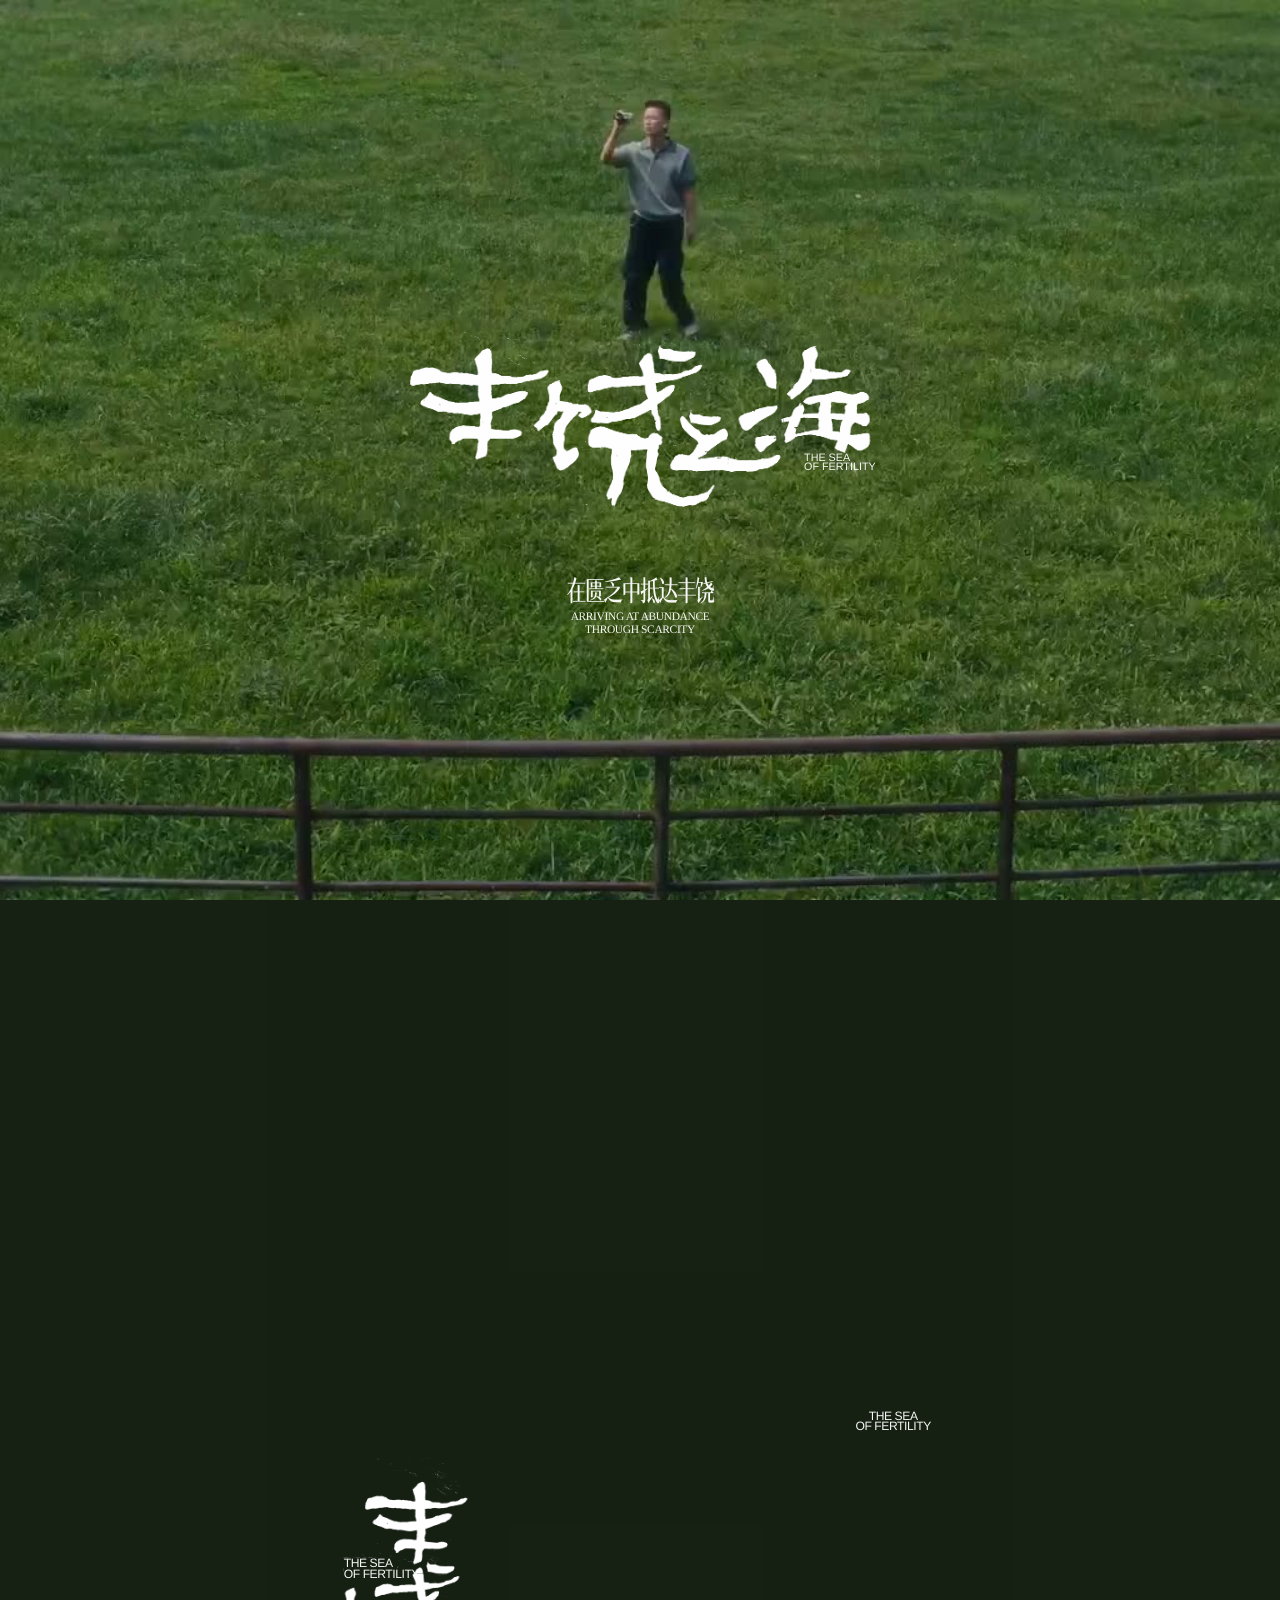
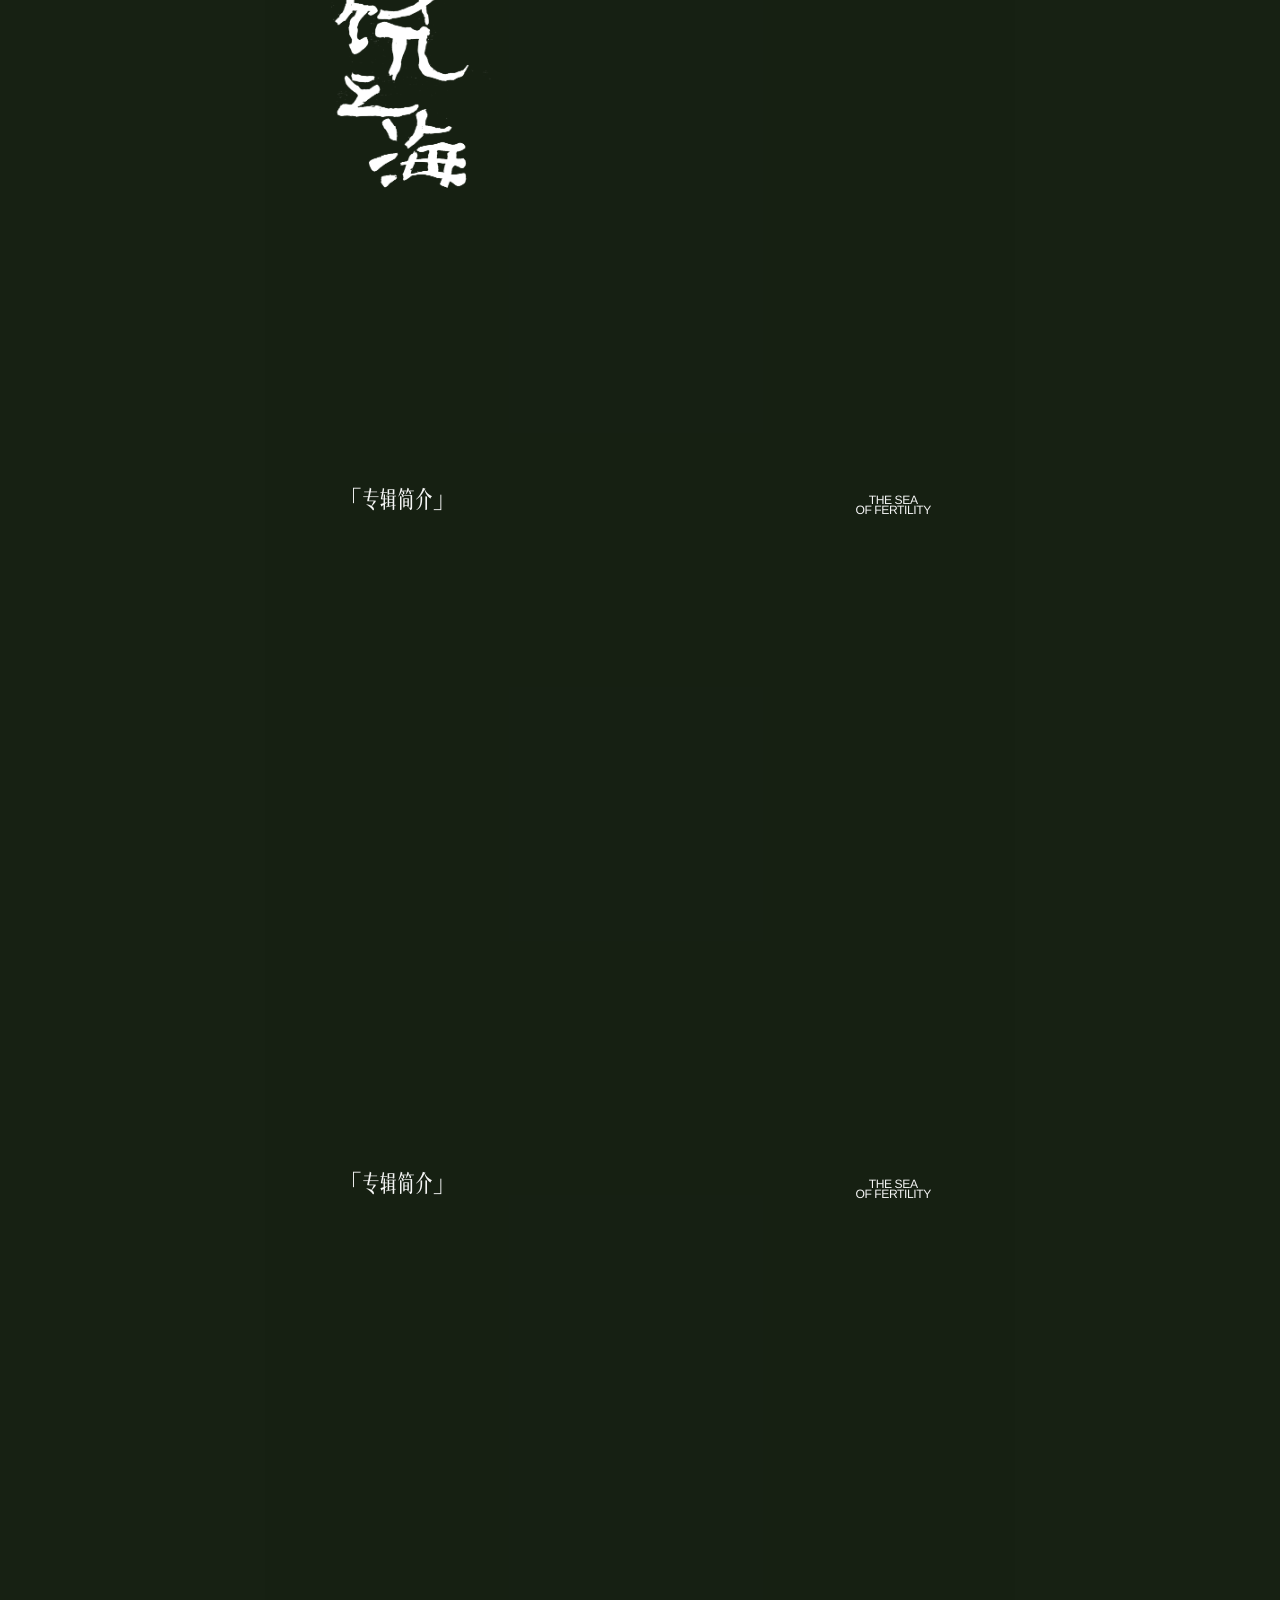
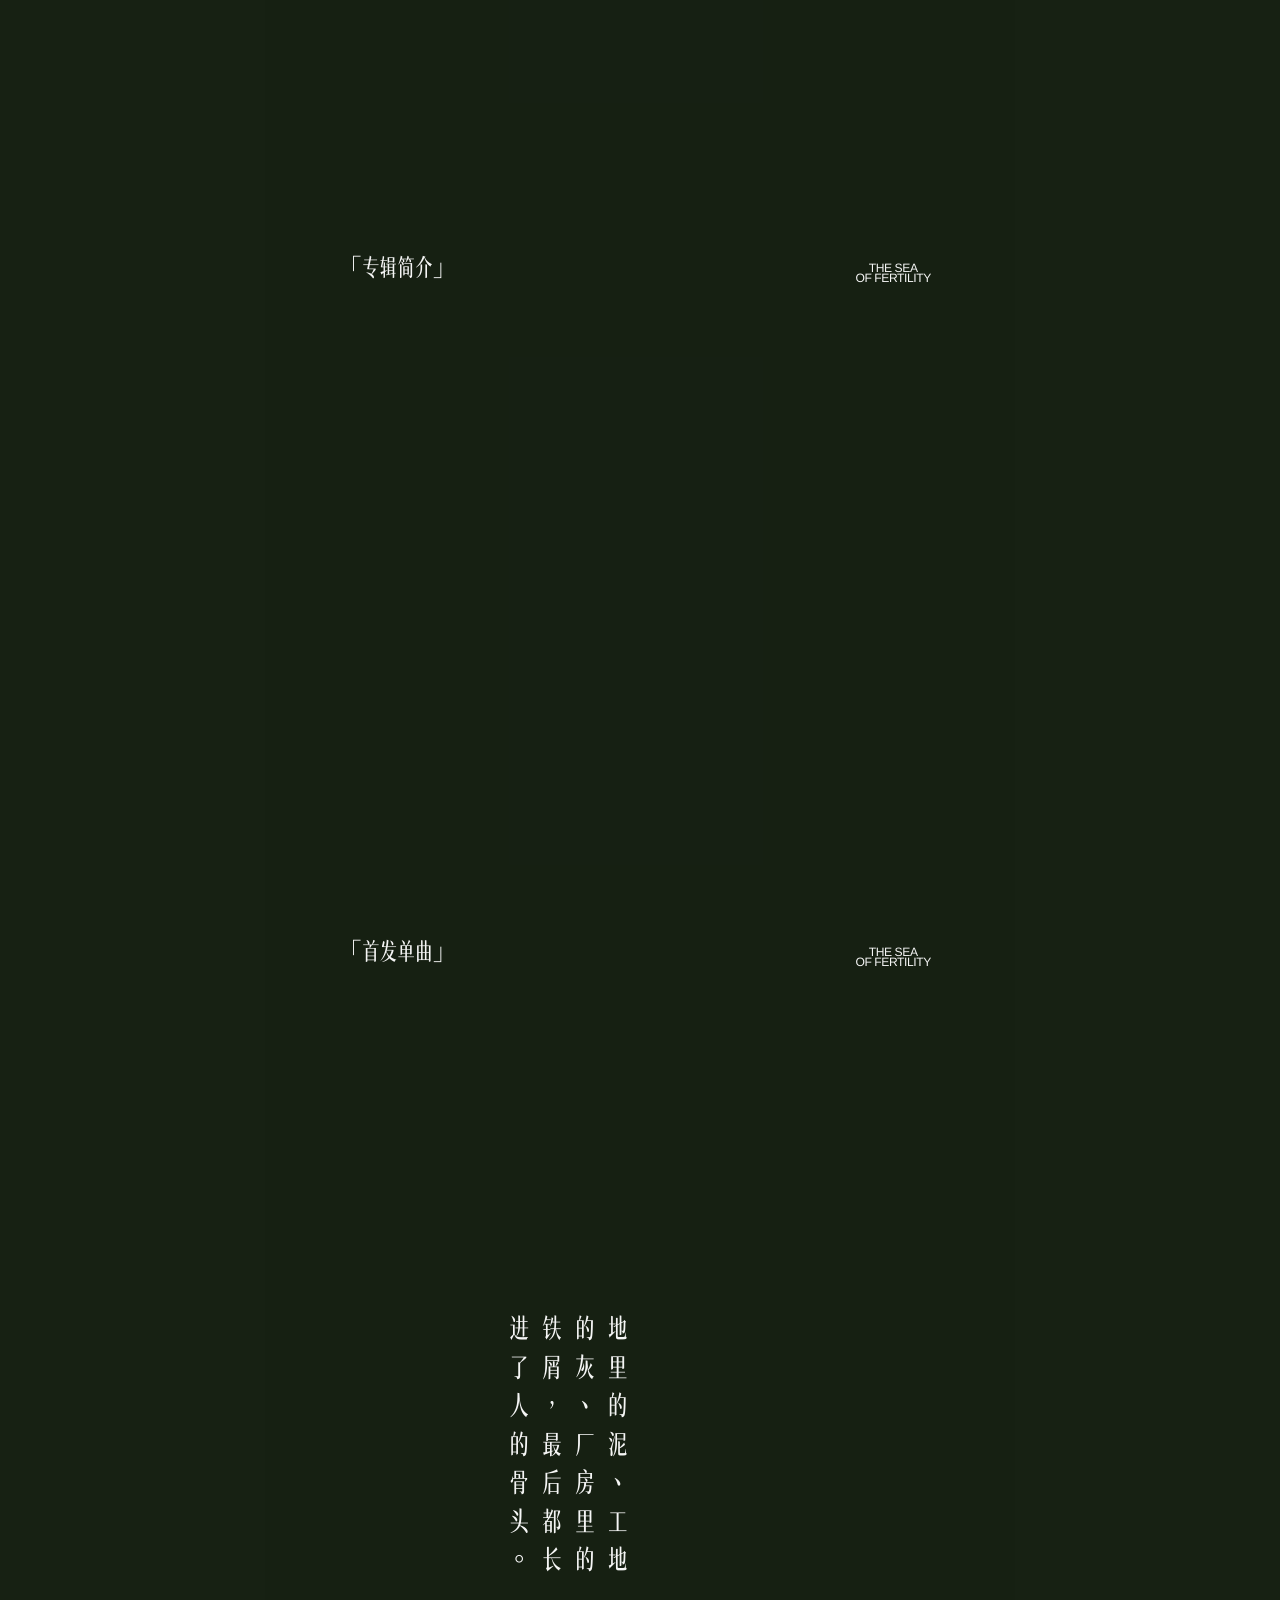
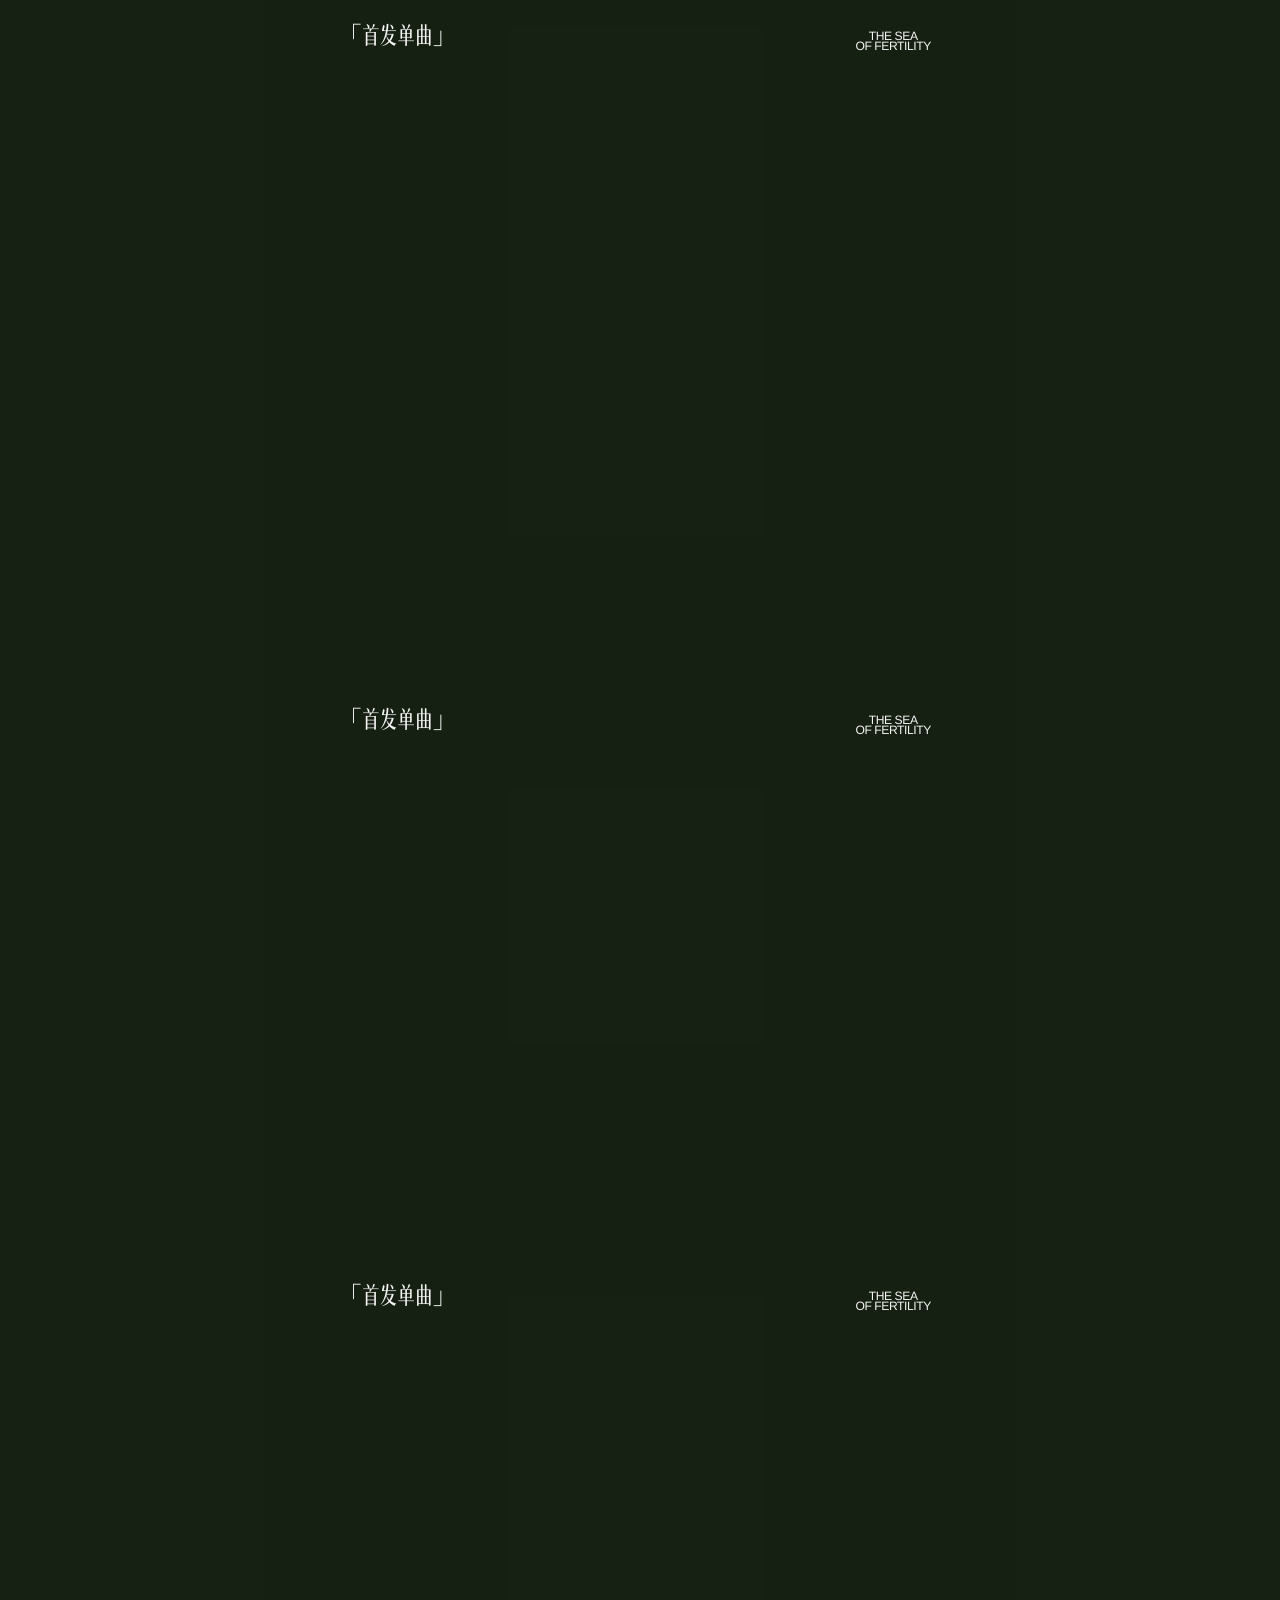
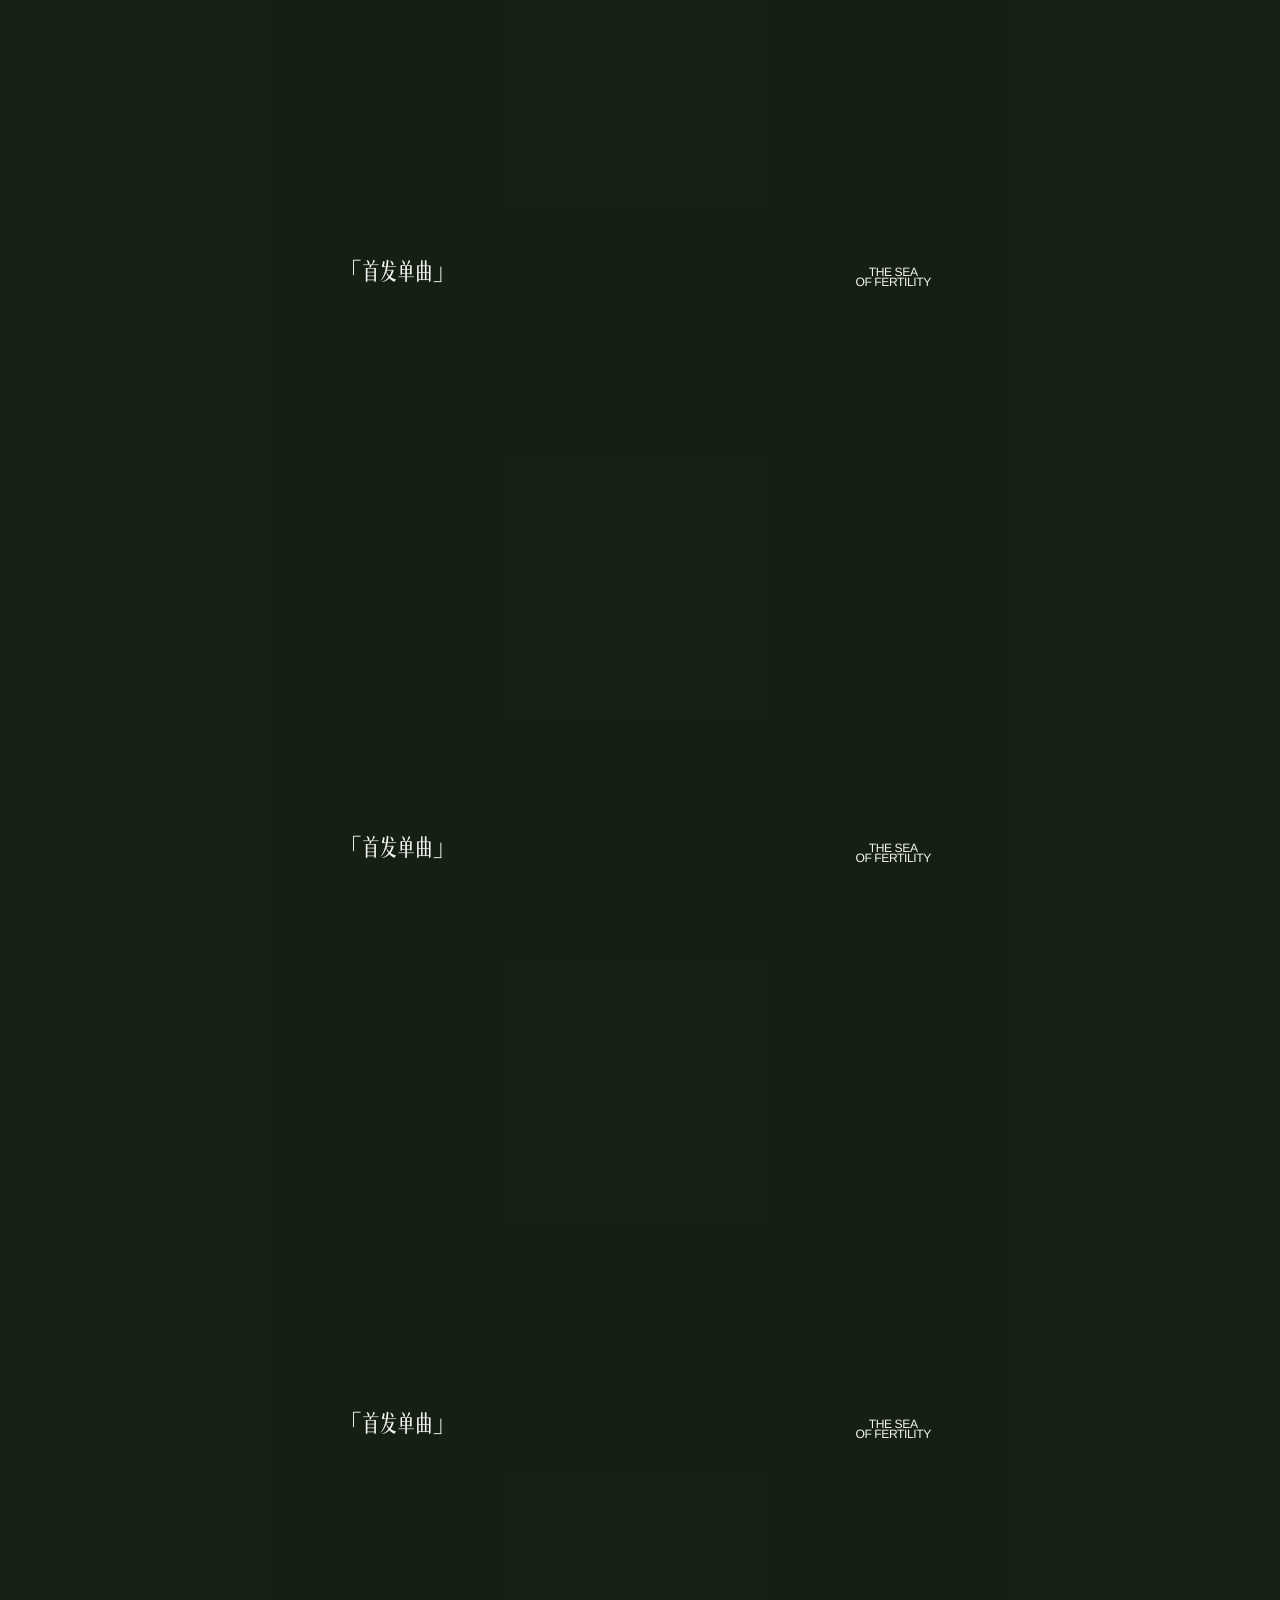
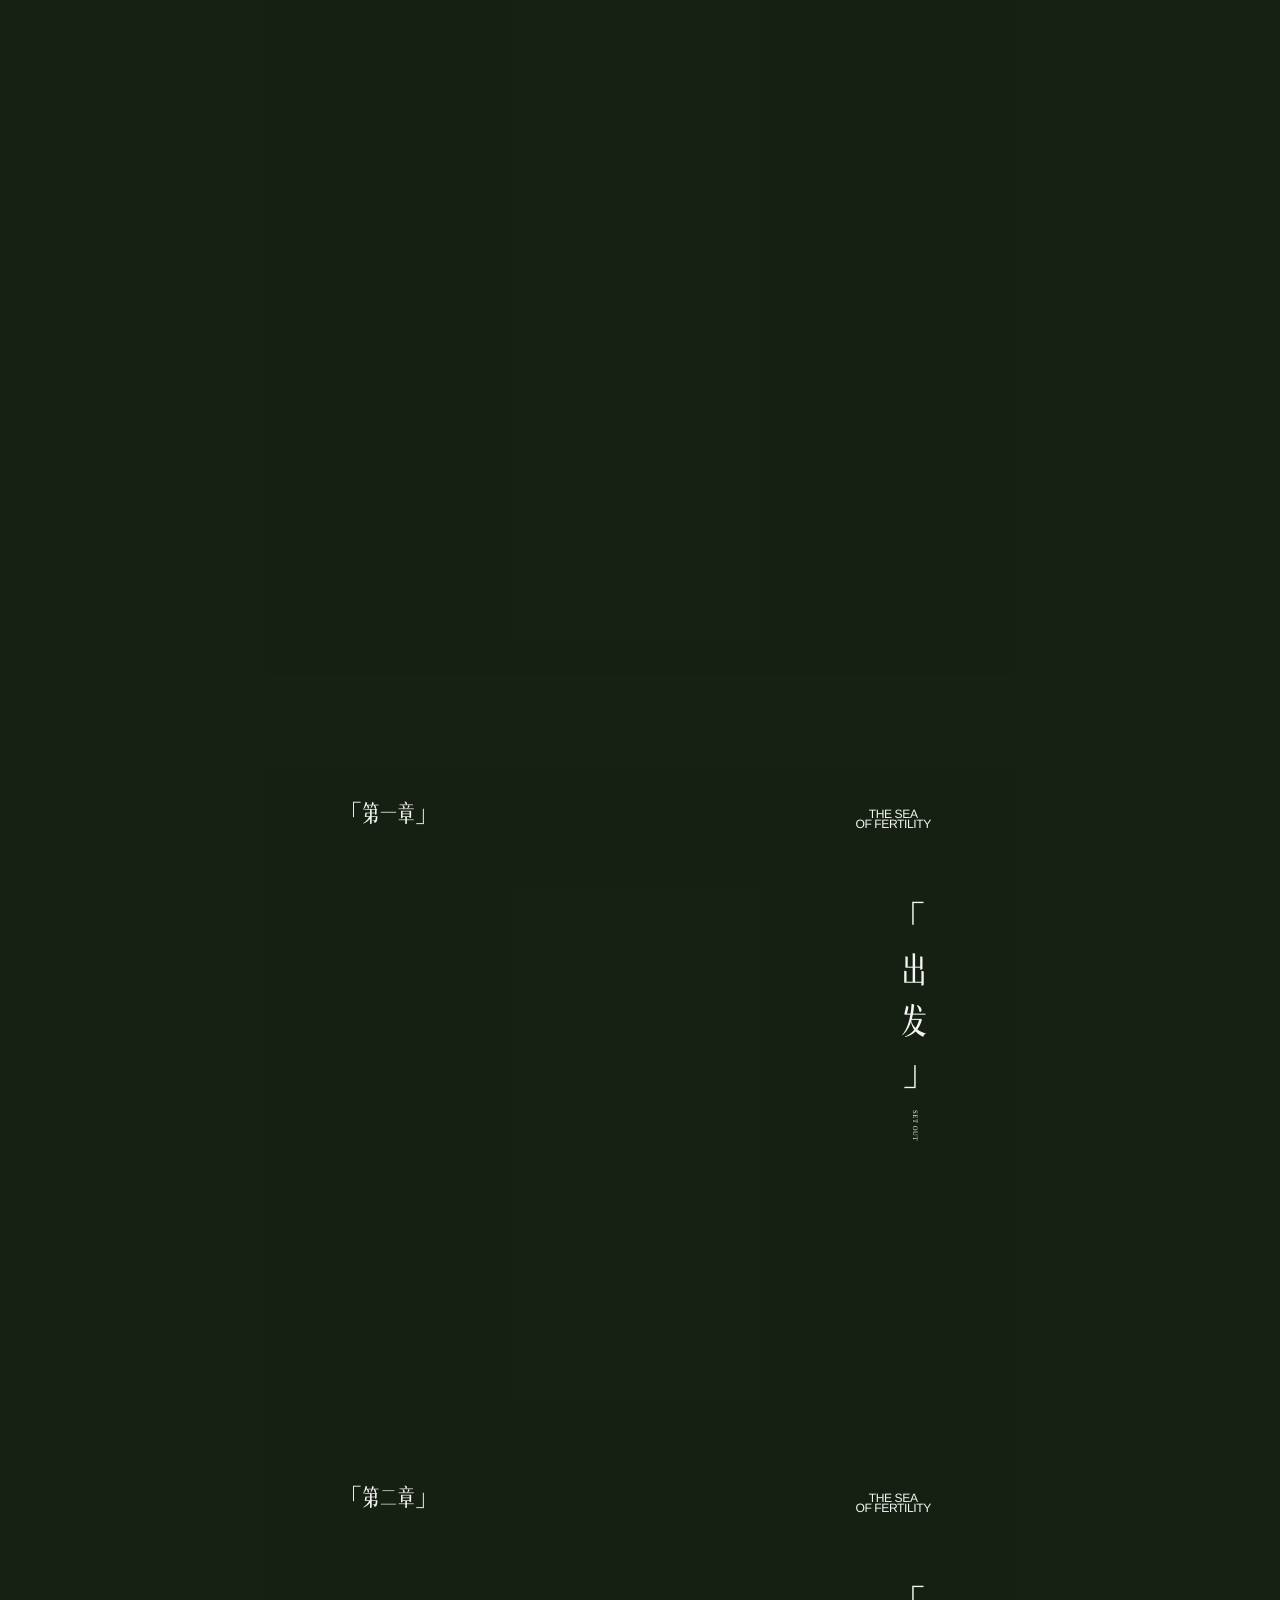
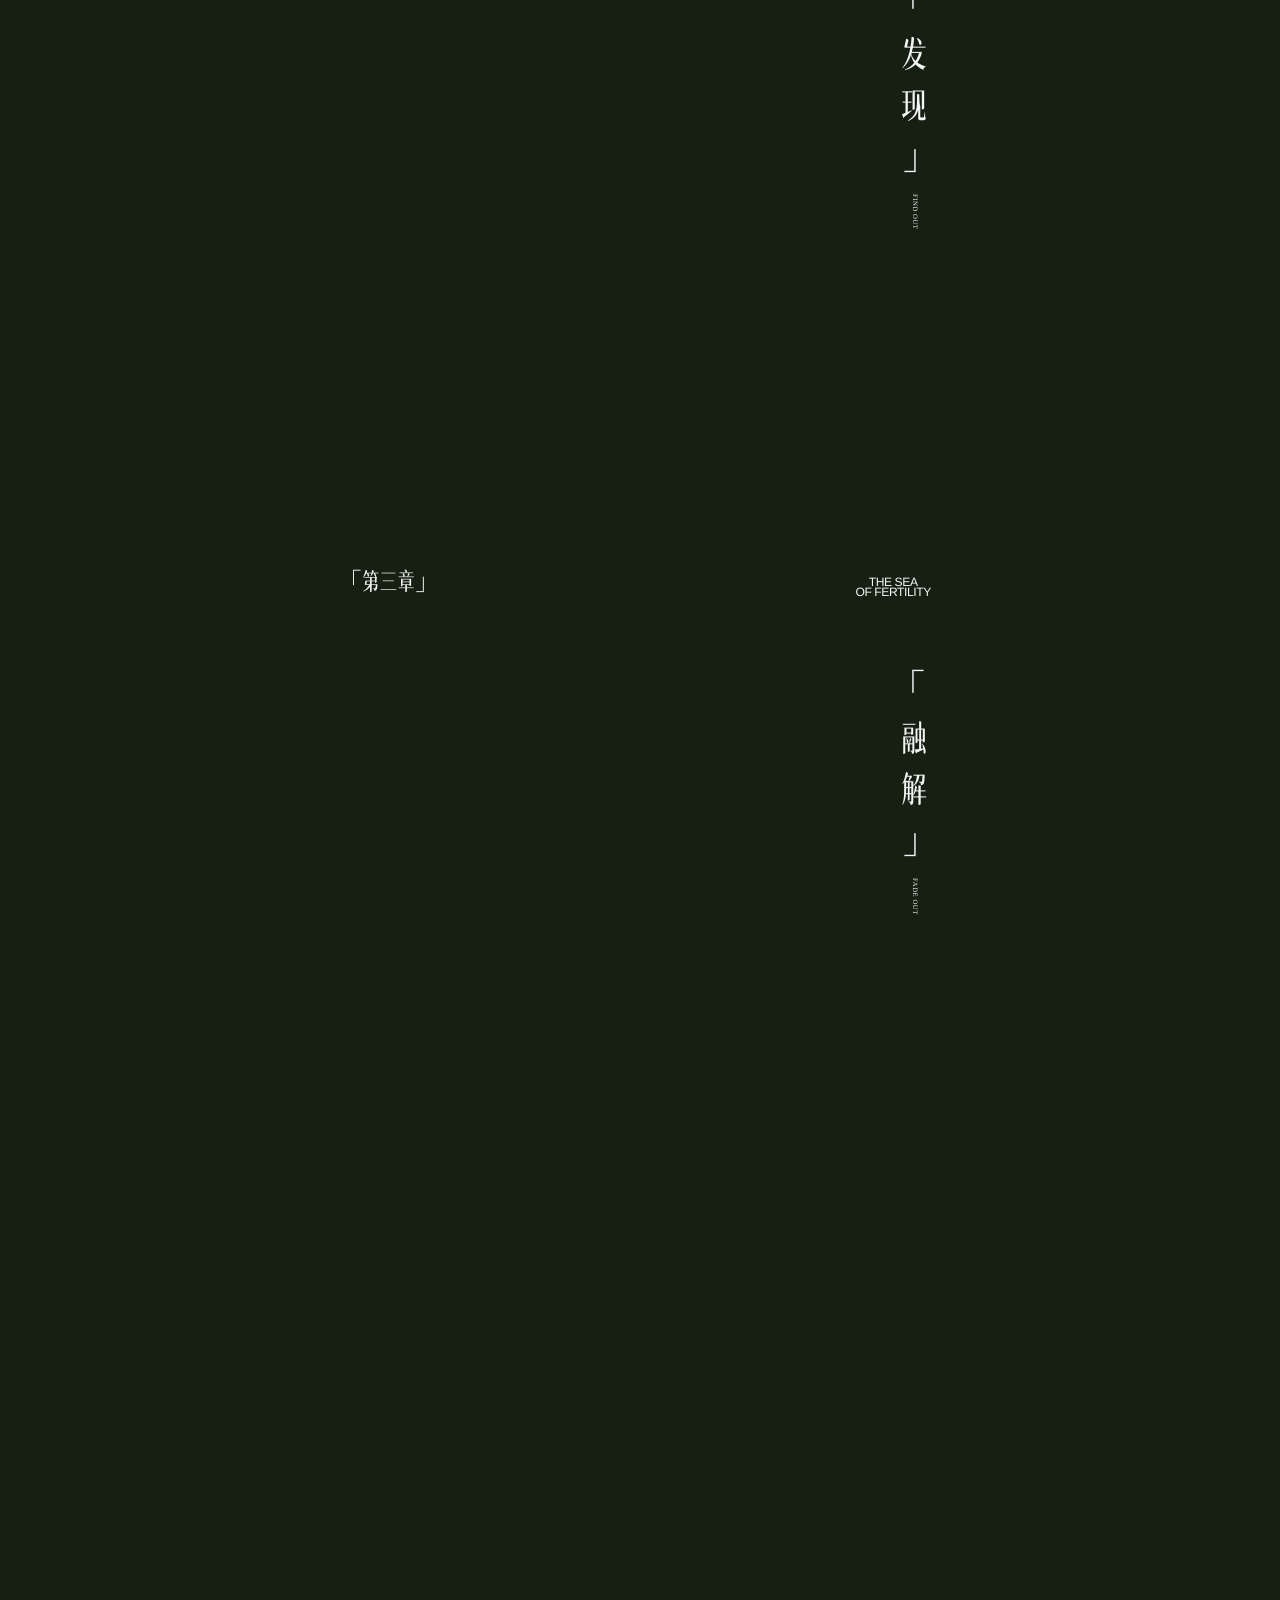
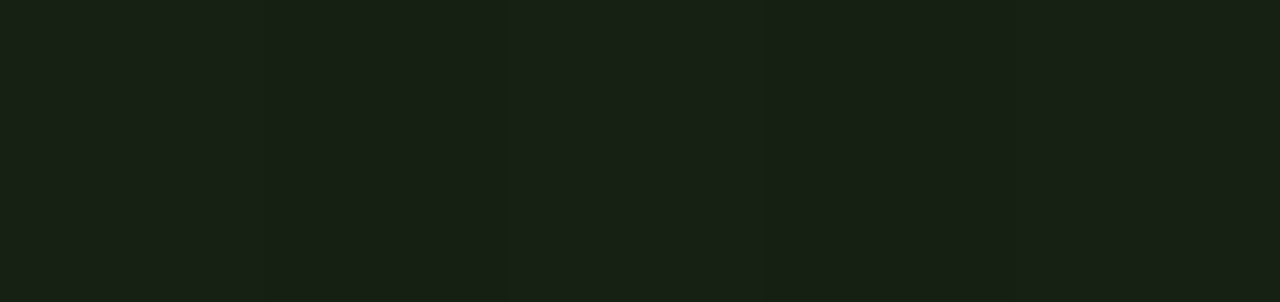
<file: stage-reference-scroll-v1/index.html>
<!doctype html>
<html lang="zh-CN">
<head>
  <meta charset="utf-8">
  <meta name="viewport" content="width=device-width,initial-scale=1,maximum-scale=1,viewport-fit=cover">
  <meta name="theme-color" content="#315321">
  <meta name="description" content="李奥首张全长概念专辑《丰饶之海》">
  <title>丰饶之海 · 李奥</title>
  <script>document.documentElement.classList.add('scroll-driven');window.__scrollDrivenMotion=true;</script>
  <link rel="stylesheet" href="../scene-assets/fonts/CorpSrcWinSong/result.css">
  <style>
    :root {
      --ink: rgba(255,255,255,.96);
      --serif: "CorpSrcWinSong","Songti SC","STSong","SimSun","Noto Serif CJK SC",serif;
      --latin: Didot,"Bodoni 72","Times New Roman",serif;
    }
    * { box-sizing: border-box; }
    html { background:#172113; scroll-snap-type:y mandatory; }
    body { margin:0; color:var(--ink); background:#172113; font-family:var(--serif); -webkit-font-smoothing:antialiased; text-rendering:geometricPrecision; }
    .film { position:fixed; inset:0; z-index:0; overflow:hidden; background:#24401b; }
    .film video { position:absolute; inset:0; width:100%; height:100%; object-fit:cover; object-position:center; opacity:1; transition:opacity .24s linear; will-change:opacity; }
    .film.is-switching video { opacity:0; }
    .film::after { position:absolute; inset:0; content:""; pointer-events:none; background:transparent; }
    main { position:relative; z-index:1; }
    .panel { position:relative; min-height:100svh; overflow:hidden; isolation:isolate; scroll-snap-align:start; scroll-snap-stop:always; }
    .frame { position:absolute; inset:0; width:min(100%,750px); height:100%; margin-inline:auto; opacity:var(--visibility,0); }
    .brand { position:absolute; top:max(2.5rem,calc(env(safe-area-inset-top) + 1rem)); right:7.3%; z-index:4; font:400 clamp(.53rem,1.55vw,.72rem)/.88 Arial,sans-serif; letter-spacing:-.035em; text-align:center; }
    .section-tag { position:absolute; top:max(2.4rem,calc(env(safe-area-inset-top) + .9rem)); left:7.1%; margin:0; font-size:clamp(1.12rem,4.5vw,2rem); font-weight:300; letter-spacing:.04em; }
    .reveal { opacity:0; transform:translateY(2.2rem); filter:blur(3px); transition:opacity .75s cubic-bezier(.2,.65,.25,1),transform 1s cubic-bezier(.2,.65,.25,1),filter .75s ease; transition-delay:var(--delay,0s); }
    .panel.is-active .reveal { opacity:1; transform:translateY(var(--drift,0)); filter:blur(0); }
    .panel.is-before .reveal { opacity:0; transform:translateY(-2.8rem); }
    .cover-thesis.reveal,.artist-mark.reveal,.artist-caption.reveal { transform:translate(-50%,2.2rem); }
    .panel.is-active .cover-thesis.reveal,.panel.is-active .artist-mark.reveal,.panel.is-active .artist-caption.reveal { transform:translate(-50%,var(--drift,0)); }
    .panel.is-before .cover-thesis.reveal,.panel.is-before .artist-mark.reveal,.panel.is-before .artist-caption.reveal { transform:translate(-50%,-2.8rem); }
    .title-image { display:block; object-fit:contain; }
    .frame > * { visibility:visible; }
    .psd-overlay {
      position:absolute;
      inset:0;
      display:block;
      width:100%;
      height:100%;
      object-fit:contain;
      object-position:center;
      pointer-events:none;
      user-select:none;
    }
    .art-title-plane,.live-content-stage,.live-motion-plane { position:absolute; inset:0; width:100%; height:100%; pointer-events:none; }
    .art-title-plane { z-index:2; overflow:hidden; }
    .art-title-plane img { position:absolute; inset:0; display:block; width:100%; height:100%; object-fit:contain; object-position:center; user-select:none; }
    .cover-art-left { clip-path:inset(35.91% 28.67% 42.89% 11.33%); }
    .cover-art-right { clip-path:inset(35.91% 12.67% 49.63% 71.33%); }
    .overview-art-top { clip-path:inset(8.98% 70.67% 78.90% 2.67%); }
    .overview-art-middle-left { clip-path:inset(21.10% 94% 77.16% 2.67%); }
    .overview-art-middle-right { clip-path:inset(21.10% 70.67% 77.16% 14%); }
    .overview-art-bottom { clip-path:inset(22.84% 70.67% 52.12% 2.67%); }
    .overview-art-en { position:absolute; top:21.1%; left:6%; z-index:3; font:400 clamp(.53rem,1.55vw,.72rem)/.88 Arial,sans-serif; letter-spacing:-.035em; }
    .live-content-stage { transform-origin:center; }
    .live-glyph { display:inline-block; will-change:transform,opacity; }
    .darian-live-word { position:absolute; left:8%; bottom:24.5%; z-index:3; margin:0; writing-mode:vertical-rl; color:var(--ink); font-size:clamp(3.2rem,15vw,6rem); font-weight:300; letter-spacing:.09em; line-height:1; pointer-events:none; }
    .darian-live-word .live-glyph { display:inline-block; }
    .darian-ghost-word { z-index:2; }
    .darian-title-placeholder { visibility:hidden; }
    .continuity-34 {
      position:fixed;
      inset:0;
      z-index:2;
      width:min(100%,750px);
      height:100svh;
      margin-inline:auto;
      opacity:0;
      pointer-events:none;
      transition:opacity .3s ease;
    }
    .continuity-34.is-visible { opacity:1; }
    .continuity-34 img { display:block; width:100%; height:100%; object-fit:contain; object-position:center; }
    .continuity-title { transition-duration:.72s; transition-timing-function:cubic-bezier(.22,.61,.36,1); }
    .page3-sequence,.page4-sequence,.page5-sequence,.page6-sequence,.pre-darian-sequence {
      position:fixed;
      inset:0;
      z-index:3;
      width:min(100%,750px);
      height:100svh;
      margin-inline:auto;
      opacity:0;
      pointer-events:none;
      transition:opacity .42s cubic-bezier(.3,0,.2,1);
    }
    .page4-sequence { transition-duration:.72s; transition-timing-function:cubic-bezier(.22,.61,.36,1); }
    .page5-sequence.is-running,.page6-sequence.is-running,.pre-darian-sequence.is-running { opacity:1; }
    .page5-sequence.is-reverse-hidden,.page6-sequence.is-reverse-hidden,.pre-darian-sequence.is-reverse-hidden {
      opacity:0 !important;
      transition:none !important;
    }
    .page5-sequence.preview-one .sentence-group:not(.sentence-1) { display:none; }
    .overview-motion {
      opacity:0;
      transform:translateX(-7.5%);
      will-change:transform,opacity;
    }
    .overview-thesis { left:6%; }
    .page3-sequence.is-running .overview-thesis { animation:overview-slide-in .82s cubic-bezier(.2,.7,.2,1) .12s both; }
    .page3-sequence.is-running .overview-chapter-1 { animation:overview-slide-in .88s cubic-bezier(.2,.7,.2,1) 1.02s both; }
    .page3-sequence.is-running .overview-chapter-2 { animation:overview-slide-in .88s cubic-bezier(.2,.7,.2,1) 1.30s both; }
    .page3-sequence.is-running .overview-chapter-3 { animation:overview-slide-in .88s cubic-bezier(.2,.7,.2,1) 1.58s both; }
    .page4-sequence.is-running .album-guide-motion { animation:overview-slide-in .82s cubic-bezier(.2,.7,.2,1) .12s both; }
    .page5-sequence.is-running .page5-tag-motion { animation:page5-tag-in .88s ease-out .08s both; }
    .page5-sequence.is-running .sentence-group { opacity:1; transform:none; }
    .page5-sequence.is-running .sentence-group.is-current .sentence-glyph {
      animation:glyph-rise-converge var(--glyph-duration) cubic-bezier(.16,.68,.2,1) var(--glyph-delay) both;
      will-change:transform,opacity;
    }
    .page5-sequence.is-running .sentence-group.is-complete .sentence-glyph { opacity:1; transform:translateY(0) scale(1); }
    .page5-sequence.is-exiting .sentence-group { opacity:1; }
    .page5-sequence.is-exiting .sentence-glyph {
      animation:glyph-spread-exit 1.05s cubic-bezier(.4,0,.22,1) both !important;
      will-change:transform,opacity;
    }
    .page5-sequence.is-exiting .page5-tag-motion { animation:page5-tag-out .72s ease-in both !important; }
    .page6-static { opacity:0; }
    .page6-sequence.is-running .page6-static { animation:page6-static-in .72s cubic-bezier(.22,.61,.36,1) .12s both; }
    .page6-sentence { position:absolute; inset:0; opacity:1; }
    .page6-glyph { position:absolute; opacity:0; transform:translateY(calc(32px + var(--spread-index) * clamp(7px,1.45vw,11px))) scale(1.14); pointer-events:none; }
    .page6-sequence.is-running .page6-sentence.is-current .page6-glyph {
      animation:glyph-rise-converge var(--glyph-duration) cubic-bezier(.16,.68,.2,1) var(--glyph-delay) both;
      will-change:transform,opacity;
    }
    .page6-sequence.is-running .page6-sentence.is-complete .page6-glyph { opacity:1; transform:translateY(0) scale(1); }
    .page6-sequence.is-exiting .page6-glyph {
      animation:glyph-spread-exit 1.05s cubic-bezier(.4,0,.22,1) both !important;
      will-change:transform,opacity;
    }
    .page6-sequence.is-exiting .page6-static { animation:page5-tag-out .72s ease-in both !important; }
    .pre-darian-static { opacity:0; }
    .pre-darian-sequence.is-running .pre-darian-static { animation:page6-static-in .72s cubic-bezier(.22,.61,.36,1) .12s both; }
    .pre-darian-group { position:absolute; inset:0; opacity:1; }
    .pre-darian-glyph { position:absolute; opacity:0; transform:translateY(calc(32px + var(--spread-index) * clamp(7px,1.45vw,11px))) scale(1.14); pointer-events:none; }
    .pre-darian-sequence.is-running .pre-darian-group.is-current .pre-darian-glyph {
      animation:glyph-rise-converge var(--glyph-duration) cubic-bezier(.16,.68,.2,1) var(--glyph-delay) both;
      will-change:transform,opacity;
    }
    .pre-darian-sequence.is-running .pre-darian-group.is-complete .pre-darian-glyph { opacity:1; transform:translateY(0) scale(1); }
    .pre-darian-sequence.is-exiting .pre-darian-glyph {
      animation:glyph-spread-exit 1.05s cubic-bezier(.4,0,.22,1) both !important;
      will-change:transform,opacity;
    }
    .pre-darian-sequence.is-exiting .pre-darian-static { animation:page5-tag-out .72s ease-in both !important; }
    .page5-sequence.is-running.is-reverse .page5-tag-motion,
    .page6-sequence.is-running.is-reverse .page6-static,
    .pre-darian-sequence.is-running.is-reverse .pre-darian-static {
      opacity:1;
      animation:none !important;
    }
    .page5-sequence.is-running.is-reverse .sentence-glyph,
    .page6-sequence.is-running.is-reverse .page6-glyph,
    .pre-darian-sequence.is-running.is-reverse .pre-darian-glyph {
      opacity:1;
      transform:translateY(0) scale(1);
      animation:none !important;
      will-change:auto;
    }
    @keyframes overview-slide-in {
      0% { opacity:0; transform:translateX(-7.5%); }
      36% { opacity:.76; }
      100% { opacity:1; transform:translateX(0); }
    }
    .page5-tag-motion { opacity:0; }
    .sentence-group { position:absolute; inset:0; opacity:0; }
    .sentence-glyph { opacity:0; transform:translateY(calc(32px + var(--spread-index) * clamp(7px,1.45vw,11px))) scale(1.14); }
    @keyframes page5-tag-in { from{opacity:0} to{opacity:1} }
    @keyframes sentence-rise {
      0% { opacity:0; transform:translateY(4.8%); }
      30% { opacity:.62; }
      100% { opacity:1; transform:translateY(0); }
    }
    @keyframes glyph-rise-converge {
      0% { opacity:0; transform:translateY(calc(32px + var(--spread-index) * clamp(7px,1.45vw,11px))) scale(1.14); }
      14% { opacity:.76; }
      34% { opacity:.98; }
      100% { opacity:1; transform:translateY(0) scale(1); }
    }
    @keyframes glyph-spread-exit {
      0% { opacity:1; transform:translateY(0) scale(1); }
      52% { opacity:.84; }
      100% { opacity:0; transform:translateY(var(--exit-shift)) scale(.98); }
    }
    @keyframes page5-tag-out { from{opacity:1} to{opacity:0} }
    @keyframes page6-static-in { from{opacity:0} to{opacity:1} }
    .cover-title { position:absolute; top:38%; left:8%; width:76%; }
    .cover-en { position:absolute; top:50.4%; right:15%; font:.66rem/.88 Arial,sans-serif; }
    .cover-thesis { position:absolute; top:65.1%; left:50%; width:82%; margin:0; transform:translateX(-50%); font-size:clamp(1.42rem,6.3vw,2.75rem); font-weight:300; letter-spacing:-.05em; text-align:center; }
    .cover-thesis small,.artist-caption small { display:block; margin-top:.32rem; font:clamp(.47rem,1.8vw,.7rem)/1.12 var(--latin); letter-spacing:-.03em; text-transform:uppercase; }
    .artist-mark { position:absolute; top:33.5%; left:50%; width:32%; max-height:29%; transform:translateX(-50%); }
    .artist-caption { position:absolute; top:64.3%; left:50%; width:80%; margin:0; transform:translateX(-50%); font-size:clamp(1.2rem,5.5vw,2.4rem); font-weight:300; text-align:center; }
    .vertical-title { position:absolute; top:10.3%; left:4.2%; width:27%; height:42%; object-fit:contain; object-position:left top; }
    .vertical-thesis { position:absolute; top:51.8%; left:4.4%; margin:0; font-size:clamp(1.15rem,5vw,2.2rem); font-weight:300; letter-spacing:-.05em; }
    .vertical-thesis small { display:block; margin-top:.18rem; font:clamp(.43rem,1.6vw,.63rem)/1 var(--latin); text-transform:uppercase; }
    .chapter-index { position:absolute; right:6.8%; bottom:28.6%; display:flex; align-items:baseline; gap:clamp(.8rem,4vw,2rem); font-size:clamp(1.12rem,5.5vw,2.35rem); }
    .chapter-index span { white-space:nowrap; } .chapter-index i { font-style:normal; opacity:.55; } .chapter-index small { margin-right:.18rem; font:.72em/1 var(--latin); }
    .album-guide { position:absolute; right:9%; bottom:26.2%; display:flex; align-items:center; gap:.72rem; margin:0; font-size:clamp(1.5rem,6vw,2.7rem); font-weight:300; }
    .album-guide::before { width:4.5rem; height:1px; background:currentColor; content:""; }
    .album-guide small { font:clamp(.55rem,1.8vw,.75rem)/1 var(--latin); text-transform:uppercase; }
    .vertical-copy { position:absolute; inset:13.2% 6.5% 12.5%; }
    .vline,.track { position:absolute; top:var(--y,10%); left:var(--x); margin:0; writing-mode:vertical-rl; text-orientation:upright; font-size:var(--size,clamp(1rem,4.4vw,1.9rem)); font-weight:300; line-height:1.22; letter-spacing:.13em; white-space:nowrap; }
    .vline.emphasis { font-size:var(--size,clamp(1.7rem,7vw,3rem)); letter-spacing:.08em; }
    .chapter-name { position:absolute; top:14.7%; right:6.8%; margin:0; writing-mode:vertical-rl; font-size:clamp(2.1rem,9vw,4rem); font-weight:300; letter-spacing:.14em; }
    .chapter-name small { margin-top:.5rem; font:clamp(.42rem,1.5vw,.6rem)/1 var(--latin); letter-spacing:.08em; text-transform:uppercase; }
    .track { font-size:var(--size,clamp(1.08rem,5.2vw,2.2rem)); line-height:1.16; letter-spacing:.12em; }
    .track small { margin-bottom:.4rem; font:clamp(.72rem,2.5vw,1rem)/1 var(--latin); letter-spacing:0; }
    .darian-title { position:absolute; left:8%; bottom:24.5%; margin:0; writing-mode:vertical-rl; font-size:clamp(3.2rem,15vw,6rem); font-weight:300; letter-spacing:.09em; line-height:1; }
    .darian-title::before,.darian-title::after { position:absolute; width:1.5rem; height:1.5rem; content:""; }
    .darian-title::before { top:-.9rem; right:-.85rem; border-top:1px solid; border-right:1px solid; }
    .darian-title::after { bottom:-.9rem; left:-.85rem; border-bottom:1px solid; border-left:1px solid; }
    .darian-title small { margin-top:.4rem; font:.13em/1 Arial,sans-serif; letter-spacing:.04em; text-transform:uppercase; }
    .darian-summary { position:absolute; top:45.3%; left:24%; width:25%; height:34%; margin:0; writing-mode:vertical-rl; text-orientation:mixed; color:var(--ink); font-size:clamp(1rem,4.4vw,1.9rem); font-weight:300; line-height:1.22; letter-spacing:.13em; }
    .darian-base { z-index:1; }
    .darian-motion-layer {
      z-index:2;
      opacity:0;
      transform-origin:var(--origin-x) var(--origin-y);
      will-change:transform,opacity;
    }
    .darian-main-layer { z-index:3; }
    .darian-intro-panel.is-darian-running .darian-main-layer {
      animation:darian-main-converge var(--motion-duration) cubic-bezier(.18,.72,.2,1) var(--motion-delay) both;
    }
    .darian-intro-panel.is-darian-running .darian-ghost-layer {
      animation:darian-ghost-disappear var(--ghost-duration) cubic-bezier(.2,.62,.22,1) var(--motion-delay) both;
    }
    @keyframes darian-main-converge {
      0% { opacity:0; transform:translate(var(--from-x),var(--from-y)) scale(2); }
      12% { opacity:1; }
      100% { opacity:1; transform:translate(0,0) scale(1); }
    }
    @keyframes darian-ghost-disappear {
      0% { opacity:.18; transform:translate(var(--from-x),var(--from-y)) scale(6); }
      42% { opacity:.13; }
      76% { opacity:.055; }
      100% { opacity:0; transform:translate(0,0) scale(2.1); }
    }
    .chorus { position:absolute; top:42.2%; left:50%; width:90%; transform:translate(-50%,-50%); text-align:center; }
    .chorus.reveal { transform:translate(-50%,calc(-50% + 2.2rem)); }
    .panel.is-active .chorus.reveal { transform:translate(-50%,calc(-50% + var(--drift,0px))); }
    .panel.is-before .chorus.reveal { transform:translate(-50%,calc(-50% - 2.8rem)); }
    .chorus h2 { margin:0; font-size:clamp(2.8rem,13.5vw,6.2rem); font-weight:300; line-height:1; letter-spacing:.03em; }
    .chorus strong { display:block; margin-top:.18rem; font:clamp(1.8rem,7.5vw,3.5rem)/1 var(--latin); text-transform:uppercase; }
    .continuation-lockup { position:absolute; inset:0; display:grid; place-items:center; }
    .continuation-title { margin:0; writing-mode:vertical-rl; text-orientation:upright; font-size:clamp(2rem,8vw,4rem); font-weight:300; line-height:1; letter-spacing:.32em; }
    .chorus p { margin:2.4rem 0 0; font-size:clamp(1.24rem,5vw,2.2rem); font-weight:300; }
    .hook-type-scene { position:absolute; inset:0; z-index:4; overflow:hidden; container-type:inline-size; visibility:visible!important; pointer-events:none; }
    .hook-type-word { position:absolute; top:calc(50% - 14.833cqw); left:50%; display:flex; gap:2.55cqw; margin:0; translate:-50% -50%; color:var(--ink); font:400 clamp(2.7rem,11.8cqw,5.5rem)/1 var(--serif); white-space:nowrap; transform-origin:center; will-change:transform,opacity; }
    .hook-type-glyph { display:inline-block; opacity:0; }
    .hook-type-dyd { position:absolute; top:calc(50% - 5.5cqw); left:50%; margin:0; translate:-50% -50%; color:var(--ink); font:400 clamp(1.5rem,5cqw,2.35rem)/1 var(--serif); letter-spacing:9vw; white-space:nowrap; opacity:0; transform-origin:center; }
    .hook-type-cycle { position:absolute; top:52.22%; left:50%; width:6em; height:1.25em; margin-left:-3em; color:var(--ink); font-family:var(--serif); font-size:clamp(1.24rem,5vw,2.2rem); font-weight:300; line-height:1; text-align:center; white-space:nowrap; }
    .hook-type-cycle span { position:absolute; inset:0; display:block; opacity:0; }
    html.scroll-driven .hook-type-test { height:64svh!important; min-height:64svh!important; }
    html.scroll-driven .darian-verse-final-panel { height:110svh!important; min-height:110svh!important; }
    .scroll-cue { position:fixed; right:max(1rem,env(safe-area-inset-right)); bottom:max(1.25rem,env(safe-area-inset-bottom)); z-index:5; display:flex; align-items:center; gap:.55rem; font:.56rem/1 Arial,sans-serif; letter-spacing:.14em; opacity:.7; transition:opacity .3s; }
    .scroll-cue::after { width:1.8rem; height:1px; background:currentColor; content:""; } body.at-end .scroll-cue { opacity:0; }
    html.scroll-driven { scroll-snap-type:none; scroll-behavior:auto; }
    html.scroll-driven .panel { height:76svh; min-height:76svh; overflow:clip; scroll-snap-align:none; scroll-snap-stop:normal; }
    html.scroll-driven .frame { position:relative; inset:auto; top:auto; width:min(100%,750px); height:100svh; margin-inline:auto; opacity:1; }
    html.scroll-driven .page3-sequence,
    html.scroll-driven .page4-sequence,
    html.scroll-driven .page5-sequence,
    html.scroll-driven .page6-sequence,
    html.scroll-driven .pre-darian-sequence {
      position:absolute;
      inset:0;
      width:100%;
      height:100svh;
      margin:0;
      visibility:visible;
    }
    html.scroll-driven .continuity-34 { display:none; }
    html.scroll-driven .page3-sequence,
    html.scroll-driven .page4-sequence,
    html.scroll-driven .page5-sequence,
    html.scroll-driven .page6-sequence,
    html.scroll-driven .pre-darian-sequence { display:none; }
    html.scroll-driven .page-ruler {
      z-index:8;
      opacity:1 !important;
      transform:none !important;
      object-position:center top;
      clip-path:inset(0 0 92% 0);
    }
    html.scroll-driven .page-content-layer,
    html.scroll-driven .local-static-content { clip-path:inset(25% 0 0 0); }
    html.scroll-driven .natural-page-title,
    html.scroll-driven .natural-page-brand { z-index:7; opacity:1; transform:none; }
    html.scroll-driven .continuation-lockup { translate:0 -24svh; }
    html.scroll-driven .scroll-cue { display:none; }
    html.scroll-driven .darian-verse-panel .page-content-layer { opacity:0 !important; }
    .darian-verse-sequence { position:absolute; inset:0; z-index:4; width:100%; height:100svh; pointer-events:none; }
    html.scroll-driven .frame > .darian-verse-sequence { visibility:visible; }
    .darian-verse-window { position:absolute; overflow:hidden; opacity:0; will-change:transform,opacity,clip-path; }
    .darian-verse-source { position:absolute; display:block; max-width:none; object-fit:contain; object-position:center; pointer-events:none; user-select:none; }
    html.scroll-driven .psd-overlay.reveal { opacity:1; transform:none; filter:none; transition:none; }
    html.scroll-driven .reveal { opacity:1; transform:none; filter:none; transition:none; }
    html.scroll-driven .cover-thesis.reveal,
    html.scroll-driven .artist-mark.reveal,
    html.scroll-driven .artist-caption.reveal { transform:translateX(-50%); }
    html.scroll-driven .chorus.reveal { transform:translate(-50%,-50%); }
    html.scroll-driven .page3-sequence,
    html.scroll-driven .page4-sequence,
    html.scroll-driven .page5-sequence,
    html.scroll-driven .page6-sequence,
    html.scroll-driven .pre-darian-sequence,
    html.scroll-driven .continuity-34 { transition:none; }
    html.scroll-driven .darian-motion-layer { animation:none !important; }
    .live-artboard { position:absolute; top:50%; left:50%; width:min(100%,74.813svh); aspect-ratio:1500/2005; translate:-50% -50%; container-type:inline-size; pointer-events:none; }
    .live-artboard .live-content-stage { pointer-events:auto; }
    .live-artboard .brand { top:4.75%; right:6.8%; font:400 1.8cqw/.88 Arial,sans-serif; }
    .live-artboard .section-tag { top:4.1%; left:6.5%; font-size:3.55cqw; line-height:1; }
    .live-artboard .overview-art-en { font:400 1.8cqw/.88 Arial,sans-serif; }
    .live-artboard .cover-en { font:1.6cqw/.88 Arial,sans-serif; }
    .live-artboard .cover-thesis { top:64.2%; font-size:4.2cqw; line-height:1; }
    .live-artboard .cover-thesis small,
    .live-artboard .artist-caption small { font:1.7cqw/1.12 var(--latin); }
    .live-artboard .artist-caption { font-size:4.2cqw; }
    .live-artboard .vertical-thesis { font-size:4cqw; line-height:1; }
    .live-artboard .chapter-index { gap:3cqw; font-size:3.6cqw; }
    .live-artboard .chapter-name { font-size:5.3cqw; line-height:1; }
    .live-artboard .chapter-name small { font:1cqw/1 var(--latin); }
    .live-artboard .continuation-title { font-size:7.2cqw; line-height:1; letter-spacing:.32em; }
    .absolute-glyph-line { position:absolute!important; inset:0!important; margin:0!important; writing-mode:horizontal-tb!important; font-size:4cqw!important; line-height:1!important; letter-spacing:0!important; white-space:normal!important; }
    .absolute-glyph-line .live-glyph { position:absolute; display:flex; align-items:center; justify-content:center; font-size:4cqw; line-height:1; }
    .absolute-glyph-line.emphasis .live-glyph { font-size:5.3cqw; }
    .absolute-glyph-line .live-glyph.is-track-number { font-family:var(--latin); font-size:2.4cqw; }
    .absolute-glyph-line .live-glyph.is-track-dot { font-family:var(--latin); font-size:2.1cqw; }
    .darian-verse-panel .vertical-copy { container-type:inline-size; }
    .verse-positioned { margin:0!important; writing-mode:vertical-rl!important; text-orientation:upright; font-size:var(--verse-size,4cqw)!important; font-weight:300; line-height:1!important; letter-spacing:var(--verse-ls,.8cqw)!important; white-space:pre!important; }
    .live-artboard .darian-title { top:45.29%; left:7.4%; bottom:auto; width:13.7%; height:31.52%; writing-mode:horizontal-tb; font-size:0; letter-spacing:0; }
    .live-artboard .darian-title::before { top:0; left:0; right:auto; width:3cqw; height:3cqw; border:0; border-top:1px solid; border-left:1px solid; }
    .live-artboard .darian-title::after { right:0; bottom:0; left:auto; width:3cqw; height:3cqw; border:0; border-right:1px solid; border-bottom:1px solid; }
    .live-artboard .darian-title small { position:absolute; top:8%; left:88%; margin:0; writing-mode:vertical-rl; font:1.35cqw/1 Arial,sans-serif; letter-spacing:.04em; }
    .live-artboard .darian-summary { top:45.3%; left:24%; width:25%; height:34%; font-size:4cqw; line-height:1.22; letter-spacing:.13em; }
    .frame > .darian-live-word { position:absolute; inset:0; z-index:3; margin:0; writing-mode:horizontal-tb; color:var(--ink); font-weight:300; line-height:1; pointer-events:none; }
    .darian-glyph-plane { position:absolute; inset:0; transform-origin:center; }
    .darian-glyph-artboard .live-glyph { position:absolute; display:flex; align-items:center; justify-content:center; font-size:10.7cqw; line-height:1; }
    .darian-glyph-plane:nth-child(1) .live-glyph { top:47.78%; left:10.53%; width:7.67%; height:7.98%; }
    .darian-glyph-plane:nth-child(2) .live-glyph { top:57.71%; left:10.60%; width:7.53%; height:7.08%; }
    .darian-glyph-plane:nth-child(3) .live-glyph { top:66.38%; left:10.60%; width:7.53%; height:8.08%; }
    @media (min-width:751px) { .frame { background:rgba(15,31,11,.025); } .vline,.track { letter-spacing:.1em; } }
    @media (prefers-reduced-motion:reduce) { html{scroll-behavior:auto}.reveal{transition:none}.overview-motion,.sentence-group,.sentence-glyph,.page5-tag-motion,.page6-static,.page6-sentence,.page6-glyph,.pre-darian-static,.pre-darian-group,.pre-darian-glyph{opacity:1;scale:1;transform:none;animation:none!important}.film video{display:none}.film{background:url("../scene-assets/grass-still.jpg") center/cover no-repeat} }
  </style>
</head>
<body>
  <div class="film" aria-hidden="true">
    <video class="film-grass" autoplay muted loop playsinline webkit-playsinline x5-playsinline x5-video-player-type="h5-page" preload="auto" poster="../scene-assets/grass-still.jpg" src="../scene-assets/video-hq15/grass-15s-1080p-formal.mp4"></video>
  </div>
  <audio class="album-audio" autoplay preload="auto" loop src="../scene-assets/album-intro.mp3"></audio>
  <audio class="darian-audio" preload="metadata" loop src="../scene-assets/darian.mp3"></audio>
  <main>
    <section class="panel" aria-label="丰饶之海封面"><div class="frame">
      <div class="art-title-plane cover-art" role="img" aria-label="丰饶之海">
        <img class="cover-art-left" src="../scene-assets/psd-overlays/01.png" alt="" aria-hidden="true">
        <img class="cover-art-right" src="../scene-assets/psd-overlays/01.png" alt="" aria-hidden="true">
      </div>
      <div class="cover-en reveal" style="--delay:.12s">THE SEA<br>OF FERTILITY</div>
      <h1 class="cover-thesis reveal" style="--delay:.2s">在匮乏中抵达丰饶<small>ARRIVING AT ABUNDANCE<br>THROUGH SCARCITY</small></h1>
    </div></section>
    <section class="panel" aria-label="李奥"><div class="frame">
      <img class="title-image artist-mark reveal" src="../scene-assets/home-artist.png" alt="李奥">
      <p class="artist-caption reveal" style="--delay:.15s">个人首张全长概念专辑<small>DEBUT FULL-LENGTH<br>CONCEPT ALBUM</small></p>
    </div></section>
    <section class="panel" aria-label="三章总览"><div class="frame">
      <div class="brand">THE SEA<br>OF FERTILITY</div>
      <div class="art-title-plane overview-art" role="img" aria-label="丰饶之海">
        <img class="overview-art-top" src="../scene-assets/psd-overlays/shared-title-34.png" alt="" aria-hidden="true">
        <img class="overview-art-middle-left" src="../scene-assets/psd-overlays/shared-title-34.png" alt="" aria-hidden="true">
        <img class="overview-art-middle-right" src="../scene-assets/psd-overlays/shared-title-34.png" alt="" aria-hidden="true">
        <img class="overview-art-bottom" src="../scene-assets/psd-overlays/shared-title-34.png" alt="" aria-hidden="true">
      </div>
      <div class="overview-art-en">THE SEA<br>OF FERTILITY</div>
      <p class="vertical-thesis reveal" style="--delay:.12s">在匮乏中抵达丰饶<small>ARRIVING AT ABUNDANCE<br>THROUGH SCARCITY</small></p>
      <div class="chapter-index reveal" style="--delay:.22s"><span><small>01</small>出发</span><i>｜</i><span><small>02</small>发现</span><i>｜</i><span><small>03</small>融解</span></div>
    </div></section>
    <section class="panel" aria-label="专辑简介第一段"><div class="frame">
      <p class="section-tag">「专辑简介」</p><div class="brand">THE SEA<br>OF FERTILITY</div><div class="vertical-copy">
        <p class="vline reveal" style="--x:88%;--y:8%;--delay:.02s">人类曾把未抵达的月球</p>
        <p class="vline reveal" style="--x:71%;--y:26%;--delay:.08s">想象成一片汪洋，</p>
        <p class="vline reveal" style="--x:54%;--y:28%;--delay:.14s">抵达后却发现</p>
        <p class="vline emphasis reveal" style="--x:35%;--y:18%;--delay:.2s">「不过一片贫瘠。」</p>
        <p class="vline reveal" style="--x:18%;--y:39%;--delay:.26s">我们也常如此</p>
        <p class="vline reveal" style="--x:1%;--y:29%;--delay:.32s">想象人生的远方。</p>
      </div>
    </div></section>
    <section class="panel" aria-label="专辑简介第二段"><div class="frame">
      <p class="section-tag">「专辑简介」</p><div class="brand">THE SEA<br>OF FERTILITY</div><div class="vertical-copy">
        <p class="vline reveal" style="--x:88%;--y:34%;--delay:.02s">当离开故乡，</p>
        <p class="vline reveal" style="--x:70%;--y:16%;--delay:.08s">进入一个承诺丰饶的时代；</p>
        <p class="vline reveal" style="--x:52%;--y:28%;--delay:.14s">最后发现人真正要学的，</p>
        <p class="vline emphasis reveal" style="--x:35%;--y:31%;--delay:.2s">「不是抵达，」</p>
        <p class="vline reveal" style="--x:18%;--y:13%;--delay:.26s">而是在失去、幻象和变化中，</p>
        <p class="vline reveal" style="--x:1%;--y:28%;--delay:.32s">仍保有感受、爱与回答的能力。</p>
      </div>
    </div></section>
    <section class="panel" aria-label="专辑简介第三段"><div class="frame">
      <p class="section-tag">「专辑简介」</p><div class="brand">THE SEA<br>OF FERTILITY</div><div class="vertical-copy">
        <p class="vline reveal" style="--x:89%;--y:10%;--delay:.02s">专辑内部暗藏了一条</p>
        <p class="vline reveal" style="--x:73%;--y:22%;--delay:.07s">由《太空流民#123》系列</p>
        <p class="vline reveal" style="--x:58%;--y:15%;--delay:.12s">串联起来的故事线，</p>
        <p class="vline reveal" style="--x:43%;--y:8%;--delay:.17s">它讲述的并非关于星际旅行，</p>
        <p class="vline emphasis reveal" style="--x:27%;--y:25%;--delay:.22s">「而是一场向内的远征。」</p>
        <p class="vline reveal" style="--x:12%;--y:15%;--delay:.27s">通过这三首歌把专辑分为三个篇章，</p>
        <p class="vline reveal" style="--x:-3%;--y:31%;--delay:.32s">曲目由此排开。</p>
      </div>
    </div></section>

    <section class="panel" aria-label="第一章 出发"><div class="frame">
      <p class="section-tag">「第一章」</p><div class="brand">THE SEA<br>OF FERTILITY</div><h2 class="chapter-name reveal">「出发」<small>SET OUT</small></h2>
      <p class="track reveal" style="--x:63%;--y:19%;--delay:.06s"><small>01 ·</small>太空流民#1 出发</p>
      <p class="track reveal" style="--x:43%;--y:29%;--delay:.12s"><small>02 ·</small>达里安</p>
      <p class="track reveal" style="--x:23%;--y:19%;--delay:.18s"><small>03 ·</small>一天</p>
      <p class="track reveal" style="--x:6%;--y:28%;--delay:.24s"><small>04 ·</small>奔跑时的几要素</p>
    </div></section>
    <section class="panel" aria-label="第二章 发现"><div class="frame">
      <p class="section-tag">「第二章」</p><div class="brand">THE SEA<br>OF FERTILITY</div><h2 class="chapter-name reveal">「发现」<small>FIND OUT</small></h2>
      <p class="track reveal" style="--x:69%;--y:20%;--delay:.04s"><small>05 ·</small>太空流民#2 发现</p>
      <p class="track reveal" style="--x:55%;--y:28%;--delay:.08s"><small>06 ·</small>石滩</p>
      <p class="track reveal" style="--x:41%;--y:34%;--delay:.12s"><small>07 ·</small>云景路</p>
      <p class="track reveal" style="--x:27%;--y:27%;--delay:.16s"><small>08 ·</small>落水狗</p>
      <p class="track reveal" style="--x:13%;--y:20%;--delay:.2s"><small>09 ·</small>观看坍塌的几种姿势</p>
      <p class="track reveal" style="--x:1%;--y:36%;--delay:.24s"><small>10 ·</small>Limbo</p>
    </div></section>
    <section class="panel" aria-label="第三章 融解"><div class="frame">
      <p class="section-tag">「第三章」</p><div class="brand">THE SEA<br>OF FERTILITY</div><h2 class="chapter-name reveal">「融解」<small>FADE OUT</small></h2>
      <p class="track reveal" style="--x:63%;--y:20%;--delay:.06s"><small>11 ·</small>太空流民#3 融解</p>
      <p class="track reveal" style="--x:43%;--y:34%;--delay:.12s"><small>12 ·</small>矛盾雨</p>
      <p class="track reveal" style="--x:23%;--y:20%;--delay:.18s"><small>13 ·</small>丰饶之海</p>
      <p class="track reveal" style="--x:6%;--y:36%;--delay:.24s"><small>14 ·</small>是的</p>
    </div></section>

    <section class="panel darian-intro-panel" aria-label="首发单曲 达里安"><div class="frame">
      <p class="section-tag">「首发单曲」</p><div class="brand">THE SEA<br>OF FERTILITY</div><h2 class="darian-title reveal">「达里安」<small>DARIAN</small></h2><p class="darian-summary reveal">地里的泥、工地的灰、厂房里的铁屑，最后都长进了人的骨头。</p>
    </div></section>
    <section class="panel" aria-label="达里安歌词第一段"><div class="frame">
      <p class="section-tag">「首发单曲」</p><div class="brand">THE SEA<br>OF FERTILITY</div><div class="vertical-copy">
        <p class="vline reveal" style="--x:88%;--y:16%;--delay:.02s">劳作后收起　他耕地的犁</p>
        <p class="vline reveal" style="--x:73%;--y:8%;--delay:.07s">叫他怎能忘记　土地教的道理</p>
        <p class="vline reveal" style="--x:58%;--y:19%;--delay:.12s">矛盾和洗礼　无需来临</p>
        <p class="vline reveal" style="--x:43%;--y:25%;--delay:.17s">一贯随形如影　教他献祭自己</p>
        <p class="vline reveal" style="--x:28%;--y:6%;--delay:.22s">山谷在夜里唱枯萎和新生的歌剧</p>
        <p class="vline reveal" style="--x:13%;--y:13%;--delay:.27s">农夫在田野写劳苦和希望的诗句</p>
        <p class="vline reveal" style="--x:-2%;--y:18%;--delay:.32s">WU　生活扣进肩里　用汗水　把辛劳洗净</p>
      </div>
    </div></section>
    <section class="panel" aria-label="达里安 勿亡"><div class="frame"><p class="section-tag">「首发单曲」</p><div class="brand">THE SEA<br>OF FERTILITY</div><div class="chorus reveal"><h2>达里安</h2><strong>DON’T YOU DIE</strong><p>勿亡</p></div></div></section>
    <section class="panel" aria-label="达里安 坚持下去"><div class="frame"><p class="section-tag">「首发单曲」</p><div class="brand">THE SEA<br>OF FERTILITY</div><div class="chorus reveal"><h2>达里安</h2><strong>DON’T YOU DIE</strong><p>坚持下去</p></div></div></section>
    <section class="panel" aria-label="达里安 不要放弃"><div class="frame"><p class="section-tag">「首发单曲」</p><div class="brand">THE SEA<br>OF FERTILITY</div><div class="chorus reveal"><h2>达里安</h2><strong>DON’T YOU DIE</strong><p>不要放弃</p></div></div></section>
    <section class="panel" aria-label="达里安 活着"><div class="frame"><p class="section-tag">「首发单曲」</p><div class="brand">THE SEA<br>OF FERTILITY</div><div class="chorus reveal"><h2>达里安</h2><strong>DON’T YOU DIE</strong><p>活着</p></div></div></section>
    <section class="panel" aria-label="达里安歌词第二段"><div class="frame">
      <p class="section-tag">「首发单曲」</p><div class="brand">THE SEA<br>OF FERTILITY</div><div class="vertical-copy">
        <p class="vline reveal" style="--x:88%;--y:15%;--delay:.02s">文明的远景　他优先出局</p>
        <p class="vline reveal" style="--x:73%;--y:6%;--delay:.07s">功成便隐踪迹　等候新的泡影</p>
        <p class="vline reveal" style="--x:58%;--y:25%;--delay:.12s">车间的铆钉　铆住手臂</p>
        <p class="vline reveal" style="--x:43%;--y:20%;--delay:.17s">无心再看风景　困住他在原地</p>
        <p class="vline reveal" style="--x:28%;--y:7%;--delay:.22s">城市里广厦多眩目令他遥不可及</p>
        <p class="vline reveal" style="--x:13%;--y:17%;--delay:.27s">走出了山里又走入了另一座山林</p>
        <p class="vline reveal" style="--x:-2%;--y:6%;--delay:.32s">Wu　人们丢掉自己　过一阵　又找回自己</p>
      </div>
    </div></section>
    <section class="panel continuation-panel" aria-label="未完待续"><div class="frame">
      <div class="continuation-lockup"><h2 class="continuation-title">未完待续</h2></div>
    </div></section>
  </main>
  <div class="scroll-cue" aria-hidden="true">SCROLL</div>
  <script src="../scene-assets/vendor/gsap.min.js"></script>
  <script src="../scene-assets/vendor/ScrollTrigger.min.js"></script>
  <script src="../scene-assets/psd-overlays/pre-darian-motion-data.js"></script>
  <script>
    (()=>{
      if(!window.gsap||!window.ScrollTrigger)return;
      gsap.registerPlugin(ScrollTrigger);
      ScrollTrigger.config({ignoreMobileResize:true});

      const main=document.querySelector('main');
      const finalDarian=[...main.querySelectorAll('.panel')].find(panel=>panel.getAttribute('aria-label')==='达里安歌词第二段');
      const chapterPanels=['第一章 出发','第二章 发现','第三章 融解'].map(label=>
        [...main.querySelectorAll('.panel')].find(panel=>panel.getAttribute('aria-label')===label)
      );
      let chapterAnchor=finalDarian;
      chapterPanels.forEach(panel=>{chapterAnchor.after(panel);chapterAnchor=panel});

      const scenePanels=[...document.querySelectorAll('.panel')];
      scenePanels.forEach(panel=>{
        const frame=panel.querySelector('.frame');
        const artboard=document.createElement('div');
        artboard.className='live-artboard';
        [...frame.children].forEach(node=>artboard.append(node));
        frame.append(artboard);
      });
      const panelCrossing=panel=>{
        const marker=panel.querySelector('.section-tag,.brand');
        if(!marker)return 46;
        const center=marker.offsetTop+marker.offsetHeight/2;
        return 50-center/(panel.offsetHeight||innerHeight||1)*100;
      };
      const makeScrollTimeline=panel=>{
        const panelIndex=scenePanels.indexOf(panel);
        const nextPanel=scenePanels[panelIndex+1];
        return gsap.timeline({
          scrollTrigger:{
            trigger:panel,
            endTrigger:nextPanel||panel,
            start:()=>`top ${panelCrossing(panel)}%`,
            end:nextPanel?()=>`top ${panelCrossing(nextPanel)}%`:'bottom bottom',
            scrub:true,
            invalidateOnRefresh:true
          }
        }).to({}, {duration:1});
      };

      const grassVideo=document.querySelector('.film-grass');
      const film=grassVideo.closest('.film');
      const visualMedia={
        grass:{src:'../scene-assets/video-hq15/grass-15s-1080p-formal.mp4',poster:'../scene-assets/grass-still.jpg'},
        building:{src:'../scene-assets/video-hq15/building-15s-1080p-formal.mp4',poster:'../scene-assets/building-still.jpg'}
      };
      let visualZone='grass';
      let visualSwitchToken=0;
      const albumAudio=document.querySelector('.album-audio');
      const darianAudio=document.querySelector('.darian-audio');
      const mediaPlay=media=>{
        try{
          const attempt=media.play();
          return attempt?.then?attempt:Promise.resolve();
        }catch(error){
          return Promise.reject(error);
        }
      };
      let audioUnlocked=false;
      let currentAudio=null;
      let pendingAudio=null;
      let pendingAudioPromise=null;
      let audioTransitionId=0;
      let darianAudioFailed=false;
      const activateAudio=audio=>{
        if(!audioUnlocked)return Promise.resolve(false);
        if(pendingAudio&&pendingAudio!==audio){
          audioTransitionId++;
          if(pendingAudio!==currentAudio){pendingAudio.pause();pendingAudio.volume=0}
          pendingAudio=null;
          pendingAudioPromise=null;
          gsap.killTweensOf([albumAudio,darianAudio]);
        }
        if(currentAudio===audio){
          if(!audio.paused){
            if(audio.volume<.999)gsap.to(audio,{volume:1,duration:.28,ease:'power1.out'});
            return Promise.resolve(true);
          }
        }
        if(pendingAudio===audio&&pendingAudioPromise)return pendingAudioPromise;
        const transitionId=++audioTransitionId;
        gsap.killTweensOf([albumAudio,darianAudio]);
        const outgoing=currentAudio&&currentAudio!==audio?currentAudio:null;
        pendingAudio=audio;
        audio.volume=0;
        const transition=mediaPlay(audio).then(()=>{
          if(transitionId!==audioTransitionId){
            if(audio!==currentAudio){audio.pause();audio.volume=0}
            return false;
          }
          pendingAudio=null;
          pendingAudioPromise=null;
          currentAudio=audio;
          gsap.to(audio,{volume:1,duration:.9,ease:'power1.inOut'});
          if(outgoing)gsap.to(outgoing,{volume:0,duration:.9,ease:'power1.inOut',onComplete:()=>{
            if(currentAudio!==outgoing)outgoing.pause();
          }});
          return true;
        }).catch(()=>{
          if(transitionId===audioTransitionId){
            pendingAudio=null;
            pendingAudioPromise=null;
            audio.pause();
            audio.volume=0;
            if(outgoing){
              currentAudio=outgoing;
              outgoing.volume=1;
              if(outgoing.paused)mediaPlay(outgoing).catch(()=>{});
            }else{
              currentAudio=null;
            }
          }
          return false;
        });
        pendingAudioPromise=transition;
        return transition;
      };
      const switchVisual=zone=>{
        const media=visualMedia[zone];
        const desired=new URL(media.src,document.baseURI).href;
        if(zone===visualZone&&(grassVideo.currentSrc||grassVideo.src)===desired)return;
        visualZone=zone;
        const token=++visualSwitchToken;
        film.classList.add('is-switching');
        film.style.backgroundImage=`url("${media.poster}")`;
        film.style.backgroundPosition='center';
        film.style.backgroundSize='cover';
        grassVideo.pause();
        grassVideo.removeAttribute('src');
        grassVideo.load();
        grassVideo.poster=media.poster;
        grassVideo.src=media.src;
        grassVideo.preload='auto';
        const reveal=()=>{
          if(token!==visualSwitchToken)return;
          const finish=()=>requestAnimationFrame(()=>film.classList.remove('is-switching'));
          if(document.visibilityState!=='visible'){finish();return}
          mediaPlay(grassVideo).then(finish).catch(finish);
        };
        grassVideo.addEventListener('loadeddata',reveal,{once:true});
        grassVideo.load();
      };
      let singleVideoTl=gsap.timeline({
        scrollTrigger:{
          trigger:scenePanels[6],
          start:'top 18%',
          end:'top -2%',
          scrub:true,
          invalidateOnRefresh:true
        }
      }).to({}, {duration:1});
      const wantsDarianMedia=()=>scrollY>=singleVideoTl.scrollTrigger.start;
      const syncVideoPlayback=()=>{
        if(document.visibilityState!=='visible'){
          grassVideo.pause();
          return;
        }
        const progress=singleVideoTl.progress();
        switchVisual(progress>=.54?'building':'grass');
        if(grassVideo.paused)mediaPlay(grassVideo).catch(()=>{});
      };
      singleVideoTl.eventCallback('onUpdate',syncVideoPlayback);
      const syncMediaState=()=>{
        syncVideoPlayback();
        if(audioUnlocked)activateAudio(wantsDarianMedia()&&!darianAudioFailed?darianAudio:albumAudio);
      };
      let mediaSyncFrame=0;
      const scheduleMediaSync=()=>{
        if(mediaSyncFrame)return;
        mediaSyncFrame=requestAnimationFrame(()=>{mediaSyncFrame=0;syncMediaState()});
      };
      addEventListener('scroll',scheduleMediaSync,{passive:true});
      addEventListener('scrollend',()=>{ScrollTrigger.update();syncMediaState()},{passive:true});

      const makeStage=(panel,selectors)=>{
        const frame=panel.querySelector('.frame');
        const sourceArtboard=frame.querySelector(':scope > .live-artboard');
        const stage=document.createElement('div');
        stage.className='live-content-stage';
        const stageArtboard=document.createElement('div');
        stageArtboard.className='live-artboard';
        selectors.flatMap(selector=>[...sourceArtboard.querySelectorAll(`:scope > ${selector}`)]).forEach(node=>stageArtboard.append(node));
        stage.append(stageArtboard);
        frame.append(stage);
        return stage;
      };
      const addBasicScene=(panel,content)=>{
        const tl=makeScrollTimeline(panel);
        tl.fromTo(content,{autoAlpha:0,yPercent:9,scale:1.045},{autoAlpha:1,yPercent:0,scale:1,duration:.36,ease:'power2.out'},.02)
          .to(content,{autoAlpha:1,yPercent:0,scale:1,duration:.16,ease:'none'},.38)
          .to(content,{autoAlpha:0,yPercent:-9,scale:.975,duration:.40,ease:'power2.in'},.56);
      };
      addBasicScene(scenePanels[0],makeStage(scenePanels[0],['.cover-art','.cover-en','.cover-thesis']));
      addBasicScene(scenePanels[1],makeStage(scenePanels[1],['.artist-mark','.artist-caption']));
      const continuationPanel=scenePanels.at(-1);
      const continuationStage=makeStage(continuationPanel,['.continuation-lockup']);
      const continuationTl=makeScrollTimeline(continuationPanel);
      continuationTl.fromTo(continuationStage,{autoAlpha:0,yPercent:8,scale:1.035},{autoAlpha:1,yPercent:0,scale:1,duration:.52,ease:'power2.out'},.02)
        .to(continuationStage,{autoAlpha:1,yPercent:0,scale:1,duration:.46,ease:'none'},.54);

      const page3Tl=makeScrollTimeline(scenePanels[2]);
      const page3Thesis=scenePanels[2].querySelector('.vertical-thesis');
      const chapterChildren=[...scenePanels[2].querySelector('.chapter-index').children];
      const chapterUnits=[[chapterChildren[0],chapterChildren[1]],[chapterChildren[2],chapterChildren[3]],[chapterChildren[4]]];
      page3Tl.fromTo(page3Thesis,{autoAlpha:0,xPercent:-15.5,scale:1.08},{autoAlpha:1,xPercent:0,scale:1,duration:.34,ease:'power2.out'},.03);
      chapterUnits.forEach((unit,index)=>page3Tl.fromTo(unit,
        {autoAlpha:0,xPercent:-14,scale:1.055},
        {autoAlpha:1,xPercent:0,scale:1,duration:.36,ease:'power2.out'},
        .13+index*.055
      ));
      page3Tl.to(page3Thesis,{autoAlpha:0,xPercent:9.5,scale:.97,duration:.38,ease:'power2.in'},.60);
      chapterUnits.forEach((unit,index)=>page3Tl.to(unit,
        {autoAlpha:0,xPercent:10,scale:.975,duration:.38,ease:'power2.in'},
        .60+index*.018
      ));

      const splitGlyphs=element=>{
        if(element.matches('.track')){
          const small=element.querySelector('small');
          const number=small.textContent.match(/\d+/)?.[0]||'';
          small.replaceChildren();
          const numberGlyph=document.createElement('span');
          numberGlyph.className='live-glyph is-track-number';
          numberGlyph.textContent=number;
          const dotGlyph=document.createElement('span');
          dotGlyph.className='live-glyph is-track-dot';
          dotGlyph.textContent='·';
          small.append(numberGlyph,dotGlyph);
        }
        const walker=document.createTreeWalker(element,NodeFilter.SHOW_TEXT);
        const textNodes=[];
        while(walker.nextNode()){
          if(!walker.currentNode.parentElement.closest('.live-glyph'))textNodes.push(walker.currentNode);
        }
        textNodes.forEach(node=>{
          const fragment=document.createDocumentFragment();
          const characters=[...node.nodeValue];
          for(let index=0;index<characters.length;index++){
            let character=characters[index];
            if(character==='。'&&characters[index+1]==='」'){
              character+='」';
              index++;
            }else if(character==='#'&&/\d/.test(characters[index+1]||'')){
              while(/\d/.test(characters[index+1]||''))character+=characters[++index];
            }else if(character==='L'&&characters[index+1]==='i'){
              character+='i';
              index++;
            }
            const glyph=document.createElement('span');
            glyph.className='live-glyph';
            glyph.textContent=character;
            fragment.append(glyph);
          }
          node.replaceWith(fragment);
        });
        return [...element.querySelectorAll('.live-glyph')];
      };
      const layoutGlyphLine=(line,boxes)=>{
        line.classList.add('absolute-glyph-line');
        const glyphs=[...line.querySelectorAll('.live-glyph')].filter(glyph=>glyph.textContent.trim());
        glyphs.forEach((glyph,index)=>{
          const box=boxes[index];
          if(!box)return;
          Object.assign(glyph.style,{
            left:`${box[0]/15}%`,top:`${box[1]/20.05}%`,
            width:`${box[2]/15}%`,height:`${box[3]/20.05}%`
          });
        });
      };
      const page4Centers=[
        [[1320,549.5],[1320,621.5],[1320,693],[1320,765],[1320,837],[1320,909],[1320,981],[1320,1053],[1316.5,1128],[1320,1197]],
        [[1104.5,823],[1105,896],[1105,968.5],[1105,1038.5],[1105,1112],[1105.5,1184.5],[1105,1256],[1094,1353]],
        [[891,677],[891,749],[891,821.5],[890,893],[891,965.5],[891,1039]],
        [[604,495],[645,558],[645,647],[645.5,738.5],[645.5,834],[645.5,927],[645,1021],[657,1147]],
        [[398,823.5],[397,895],[398,966.5],[397,1039],[396.5,1111],[398,1183.5]],
        [[183.5,676],[184,749],[184,821.5],[184,892],[184,965],[184,1037.5],[184,1109.5],[174,1200.5]]
      ];
      const page4Boxes=page4Centers.map((centers,groupIndex)=>centers.map(([x,y])=>{
        const emphasis=groupIndex===3,size=emphasis?80:60,width=emphasis?62:44;
        return [x-width/2,y-size/2,width,size];
      }));
      const page5Boxes=[
        [[1300,669,37,60],[1299,741,43,60],[1298,818,44,55],[1298,885,44,61],[1299,956,40,61],[1303,1073,12,22]],
        [[1083,430,44,60],[1083,502,45,60],[1083,599,44,7],[1083,646,44,61],[1083,722,45,56],[1083,791,45,59],[1083,862,44,60],[1083,934,44,60],[1085,1006,40,60],[1085,1079,43,59],[1083,1150,44,60],[1088,1241,12,47]],
        [[869,559,44,57],[869,627,44,61],[869,699,44,61],[869,775,44,56],[869,844,44,59],[870,915,43,61],[869,993,44,51],[869,1063,44,57],[869,1131,44,61],[871,1203,40,60],[874,1319,12,22]],
        [[592,632,26,26],[615,669,62,78],[615,760,62,80],[615,848,62,86],[616,942,61,84],[623,1098,76,27],[623,1125,76,23]],
        [[377,435,44,54],[377,505,44,56],[377,573,44,60],[377,645,44,60],[377,717,44,60],[380,828,17,22],[377,861,42,60],[377,933,44,60],[377,1005,41,60],[377,1077,44,61],[377,1149,44,60],[380,1221,38,60],[382,1337,12,22]],
        [[162,555,43,61],[162,627,44,61],[162,699,44,60],[162,771,44,58],[162,843,44,61],[165,954,17,22],[162,987,44,61],[162,1059,43,61],[165,1136,38,55],[162,1203,44,60],[164,1275,40,60],[162,1347,44,60],[162,1419,40,60],[163,1530,22,21]]
      ];
      const layoutBoxes={3:page4Boxes,4:page5Boxes,5:window.preDarianMotionData['06'],13:window.preDarianMotionData['07'],14:window.preDarianMotionData['08'],15:window.preDarianMotionData['09']};
      const addGlyphScene=(panel,groups)=>{
        panel.querySelector('.vertical-copy')?.style.setProperty('inset','0');
        const tl=makeScrollTimeline(panel);
        const groupStep=.36/Math.max(1,groups.length);
        groups.forEach((group,groupIndex)=>{
          const glyphs=splitGlyphs(group);
          layoutGlyphLine(group,layoutBoxes[scenePanels.indexOf(panel)][groupIndex]);
          const start=.035+groupIndex*groupStep*.80;
          tl.fromTo(glyphs,
            {autoAlpha:0,y:index=>40+index*11,scale:1.20},
            {autoAlpha:1,y:0,scale:1,duration:.25,stagger:{each:Math.min(.017,.11/Math.max(1,glyphs.length-1))},ease:'power2.out'},
            start
          );
          tl.to(glyphs,{autoAlpha:0,y:index=>-(glyphs.length-1-index)*16,scale:.965,duration:.37,ease:'power2.in'},.60);
        });
      };
      [3,4,5].forEach(index=>addGlyphScene(scenePanels[index],[...scenePanels[index].querySelectorAll('.vline')]));
      [13,14,15].forEach(index=>addGlyphScene(scenePanels[index],[...scenePanels[index].querySelectorAll('.track')]));

      const darianVerseBoxes=[
        {x:1300,y:432,w:41,h:777,steps:10},{x:1122,y:294,w:41,h:918,steps:12},
        {x:943,y:432,w:40,h:700,steps:9},{x:765,y:576,w:41,h:894,steps:12},
        {x:587,y:294,w:41,h:991,steps:14},{x:522,y:620,w:40,h:993,steps:14},
        {x:343,y:432,w:42,h:623,steps:8},{x:164,y:576,w:41,h:629,steps:8}
      ];
      const finalVerseBoxes=[
        {x:1300,y:419,w:40,h:776,steps:10},{x:1111,y:282,w:41,h:920,steps:12},
        {x:922,y:561,w:40,h:705,steps:9},{x:732,y:418,w:40,h:913,steps:12},
        {x:542,y:283,w:42,h:992,steps:14},{x:354,y:418,w:41,h:992,steps:14},
        {x:164,y:282,w:42,h:1590,rhythmH:1344,steps:19}
      ];
      const addVerseScene=(panel,boxes,isFinal=false)=>{
        panel.classList.add('darian-verse-panel');
        if(isFinal)panel.classList.add('darian-verse-final-panel');
        const copy=panel.querySelector('.vertical-copy');
        copy.style.inset='0';
        if(!isFinal){
          const source=copy.lastElementChild;
          source.textContent='WU　生活扣进肩里';
          const second=source.cloneNode(false);
          second.textContent='用汗水　把辛劳洗净';
          source.after(second);
        }
        const lines=[...panel.querySelectorAll('.vline')];
        const tl=isFinal?gsap.timeline({
          scrollTrigger:{
            trigger:panel,
            start:()=>`top ${panelCrossing(panel)}%`,
            end:'bottom bottom',
            scrub:true,
            invalidateOnRefresh:true
          }
        }).to({}, {duration:1}):makeScrollTimeline(panel);
        lines.forEach((line,index)=>{
          const box=boxes[index];
          const verseFontScale=1.38;
          const visualWidth=box.w*verseFontScale;
          const centeredX=box.x-(visualWidth-box.w)/2;
          line.classList.add('verse-positioned');
          Object.assign(line.style,{
            left:`${centeredX/15}%`,top:`${box.y/20.05}%`,
            width:`${visualWidth/15}%`,height:`${box.h/20.05}%`
          });
          const glyphCount=[...line.textContent].filter(ch=>ch!=='\n').length||box.steps;
          line.style.setProperty('--verse-size',`${(visualWidth/15).toFixed(3)}cqw`);
          const rhythmH=box.rhythmH??box.h;
          line.style.setProperty('--verse-ls',`${Math.max(0,(rhythmH/glyphCount-visualWidth)/15).toFixed(3)}cqw`);
          const start=(isFinal?.025:.03)+index*(isFinal?.045:.028);
          const duration=isFinal?.36:.30;
          const steps=box.steps;
          tl.fromTo(line,
            {autoAlpha:0,y:(isFinal?58:52)+index*7,scale:isFinal?1.14:1.13,clipPath:'inset(0 0 100% 0)'},
            {autoAlpha:1,y:0,scale:1,duration,ease:'power2.out'},
            start
          );
          tl.to(line,{clipPath:'inset(0 0 0% 0)',duration,ease:`steps(${steps})`},start);
          tl.set(line,{clipPath:'none'},start+duration);
          if(!isFinal)tl.to(line,
            {autoAlpha:0,y:-62-(lines.length-1-index)*9,scale:.96,duration:.30,ease:'power2.in'},
            .60+index*.012
          );
        });
      };
      addVerseScene(scenePanels[7],darianVerseBoxes);
      addVerseScene(scenePanels[12],finalVerseBoxes,true);

      const darianPanel=scenePanels[6];
      const darianTitle=darianPanel.querySelector('.darian-title');
      const titleText=[...darianTitle.childNodes].find(node=>node.nodeType===Node.TEXT_NODE);
      const placeholder=document.createElement('span');
      placeholder.className='darian-title-placeholder';
      placeholder.textContent='达里安';
      titleText.replaceWith(placeholder);
      const darianBase=makeStage(darianPanel,['.darian-title']);
      addBasicScene(darianPanel,darianBase);
      const makeDarianWord=className=>{
        const word=document.createElement('p');
        word.className=`darian-live-word ${className}`;
        [...'达里安'].forEach(character=>{
          const plane=document.createElement('span');
          plane.className='darian-glyph-plane';
          const artboard=document.createElement('span');
          artboard.className='live-artboard darian-glyph-artboard';
          const glyph=document.createElement('span');
          glyph.className='live-glyph';
          glyph.textContent=character;
          artboard.append(glyph);
          plane.append(artboard);
          word.append(plane);
        });
        darianPanel.querySelector('.frame').append(word);
        return [...word.children];
      };
      const darianMains=makeDarianWord('darian-main-word');
      const darianGhosts=makeDarianWord('darian-ghost-word');
      darianGhosts[0].parentElement.setAttribute('aria-hidden','true');
      const darianFrom=[{x:0,y:-28.05},{x:54.4,y:-1.4},{x:0,y:15.1}];
      const darianTl=makeScrollTimeline(darianPanel);
      darianMains.forEach((glyph,index)=>darianTl.fromTo(glyph,
        {autoAlpha:0,xPercent:darianFrom[index].x*1.35,yPercent:darianFrom[index].y*1.35,scale:2.25},
        {autoAlpha:1,xPercent:0,yPercent:0,scale:1,duration:.53,ease:'power2.out'},
        .025+index*.03
      ));
      darianGhosts.forEach((glyph,index)=>darianTl.fromTo(glyph,
        {autoAlpha:.20,xPercent:darianFrom[index].x*1.35,yPercent:darianFrom[index].y*1.35,scale:6.5},
        {autoAlpha:0,xPercent:0,yPercent:0,scale:2.1,duration:.50,ease:'power2.out'},
        .025+index*.03
      ));
      darianMains.forEach((glyph,index)=>darianTl.to(glyph,
        {autoAlpha:0,xPercent:darianFrom[index].x*.48,yPercent:darianFrom[index].y*.48,scale:.92,duration:.36,ease:'power2.in'},
        .58+index*.02
      ));

      const finalTitleBox={x1:542,y1:699,x2:961,y2:861};
      const hookFlashPools={
        wuwang:['劳作','收起','耕地','农民','农夫','土地','田野','忘记','道理','矛盾','洗礼','无需','来临','一贯','随形','如影','献祭','自己','山谷','夜里','枯萎','新生','歌剧','劳苦','希望','诗句','生活','汗水','辛劳','洗净','文明','远景','优先','出局','功成','踪迹','等候','泡影','车间','铆钉','手臂','无心','风景','困住','原地','城市','广厦','眩目','山里','走入','山林','人们','丢掉','一阵','找回'],
        jianchi:['再走一步','继续劳作','走过田野','穿过山谷','抬起手臂','守住呼吸','等候天明','捡起工具','擦净汗水','扛过风雨','走进山林','越过长夜','看见晨光','踏过泥泞','拾起种子','翻开土地','点亮灯火','留住体温','迎着冷风','顺着河流','迈出门口','穿过车间','握紧双手','唤醒身体','守到日出','等到春天','越过围栏','沿路前行','走出城市','回到田间','扶起麦穗','推开大门','继续呼喊','再唱一遍','留下脚印','保持清醒','看向远处','走近人群','迎接雨水','把灯点亮','把路走完','把手握紧','把心放稳','让风吹过','让雨落下','让船靠岸','让鸟飞过','让草生长','让河奔流','让夜过去','让光进来','让人醒来','让梦继续','让歌响起','仍向前走'],
        fangqi:['风吹不散','雨打不退','长夜未尽','山路未完','河流未止','灯火未熄','种子未眠','麦穗未倒','鸟群未散','心跳未停','呼吸还在','脚步还在','双手还在','目光还在','田野还在','山谷还在','晨光将至','春天将至','大门将开','河岸将近','天色将明','风声渐远','雨声渐轻','泥土回暖','草木重生','云层散开','远方显现','道路延伸','火光摇曳','人群汇合','城市苏醒','车间开灯','铁轨向前','船只离岸','手臂抬起','脊背挺直','眼睛睁开','名字留下','歌声继续','回答仍在','感受仍在','爱意仍在','故乡仍在','土地仍在','记忆仍在','故事未完','旅程未完','远征未完','歌曲未完','今天未完','明天会来','我们还在','再看一眼','再说一遍','再等一会'],
        huozhe:['呼吸','心跳','晨光','雨水','泥土','草叶','飞鸟','风声','河流','树影','云层','脚步','体温','眼泪','笑声','拥抱','醒来','睡去','行走','停留','回望','相爱','创造','感受','回答','火光','灯火','春天','夏夜','秋风','冬雪','麦穗','种子','河岸','远方','故乡','名字','歌声','目光','双手','脊背','皮肤','血液','心脏','清晨','黄昏','日出','月光','星辰','海面','旷野','道路','归来','出发','此刻']
      };
      const hookConfigs=[
        {panel:scenePanels[8],next:scenePanels[9],label:'勿亡',flashWords:hookFlashPools.wuwang,rows:[{x:.292,y:.115,scale:1.40},{x:.435,y:.236,scale:1.85},{x:.413,y:.374,scale:2.25}]},
        {panel:scenePanels[9],next:scenePanels[10],label:'坚持下去',flashWords:hookFlashPools.jianchi,rows:[{x:.698,y:.116,scale:1.40},{x:.535,y:.238,scale:1.85},{x:.375,y:.374,scale:2.25}]},
        {panel:scenePanels[10],next:scenePanels[11],label:'不要放弃',flashWords:hookFlashPools.fangqi,rows:[{x:.280,y:.140,scale:1.40},{x:.650,y:.255,scale:1.85},{x:.450,y:.395,scale:2.25}]},
        {panel:scenePanels[11],next:scenePanels[12],label:'活着',flashWords:hookFlashPools.huozhe,rows:[{x:.580,y:.120,scale:1.40},{x:.320,y:.250,scale:1.85},{x:.530,y:.390,scale:2.25}]}
      ];
      const titleCenterMetrics=frame=>{
        const frameRect=frame.getBoundingClientRect();
        const artScale=Math.min(frameRect.width/1500,frameRect.height/2005);
        const offsetX=(frameRect.width-1500*artScale)/2;
        const offsetY=(frameRect.height-2005*artScale)/2;
        const targetX=offsetX+(finalTitleBox.x1+finalTitleBox.x2)/2*artScale;
        const targetY=offsetY+(finalTitleBox.y1+finalTitleBox.y2)/2*artScale;
        return {frameRect,targetX,targetY};
      };
      const hookRowMetrics=(frame,start)=>{
        const {frameRect,targetX,targetY}=titleCenterMetrics(frame);
        return {x:frameRect.width*start.x-targetX,y:frameRect.height*start.y-targetY};
      };
      const makeHookScene=(panel,label,flashWords)=>{
        const frame=panel.querySelector('.frame');
        const base=panel.querySelector('.chorus');
        panel.classList.add('hook-type-test');
        gsap.set(base,{autoAlpha:0});
        const scene=document.createElement('div');
        scene.className='hook-type-scene';
        const typedWords=[1,2,3].map(index=>{
          const word=document.createElement('p');
          word.className=`hook-type-word hook-type-word-${index}`;
          [...'达里安'].forEach(text=>{
            const glyph=document.createElement('span');
            glyph.className='hook-type-glyph';
            glyph.textContent=text;
            word.append(glyph);
          });
          scene.append(word);
          return word;
        });
        const dyd=document.createElement('p');
        dyd.className='hook-type-dyd';
        dyd.textContent='DON’T YOU DIE';
        scene.append(dyd);
        const cycle=document.createElement('div');
        cycle.className='hook-type-cycle';
        [...flashWords,label].forEach(text=>{
          const word=document.createElement('span');
          word.textContent=text;
          cycle.append(word);
        });
        scene.append(cycle);
        frame.append(scene);
        return {frame,typedWords,dyd,cycle};
      };
      hookConfigs.forEach(config=>{
        const state=makeHookScene(config.panel,config.label,config.flashWords);
        const tl=gsap.timeline({
          scrollTrigger:{
            trigger:config.panel,
            endTrigger:config.next,
            start:()=>`top ${panelCrossing(config.panel)}%`,
            end:()=>`top ${panelCrossing(config.next)}%`,
            scrub:true,
            invalidateOnRefresh:true
          }
        }).to({}, {duration:1});
        state.typedWords.forEach((word,wordIndex)=>{
          const glyphs=[...word.children];
          const start=.035+wordIndex*.055;
          const row=config.rows[wordIndex];
          gsap.set(glyphs,{autoAlpha:0});
          tl.to(glyphs,{autoAlpha:.38,duration:.018,stagger:.028,ease:'steps(1)'},start);
          tl.fromTo(word,
            {xPercent:-50,yPercent:-50,x:()=>hookRowMetrics(state.frame,row).x,y:()=>hookRowMetrics(state.frame,row).y,scale:row.scale,autoAlpha:1},
            {x:0,y:0,scale:1,duration:.29,ease:'power3.inOut'},
            .35+wordIndex*.012
          );
        });
        gsap.set(state.dyd,{autoAlpha:0,letterSpacing:'9vw'});
        tl.to(state.dyd,{autoAlpha:.32,duration:.025,ease:'steps(1)'},.205);
        state.typedWords.forEach((word,index)=>{
          const glyphs=[...word.children];
          tl.to(glyphs,{autoAlpha:index===2?1:.55,duration:.29,ease:'power3.inOut'},.35+index*.012);
          if(index<2)tl.to(word,{autoAlpha:0,duration:.075,ease:'power1.out'},.57+index*.012);
        });
        tl.to(state.dyd,{letterSpacing:'0em',autoAlpha:1,duration:.34,ease:'power3.inOut'},.32);
        const cycleSpans=[...state.cycle.children];
        const cycleStart=.035,cycleEnd=.685,cycleStep=(cycleEnd-cycleStart)/(cycleSpans.length-1);
        cycleSpans.forEach((word,index)=>{
          const at=cycleStart+index*cycleStep;
          if(index)tl.set(cycleSpans[index-1],{autoAlpha:0},at);
          tl.set(word,{autoAlpha:1},at);
        });
      });

      ScrollTrigger.create({
        trigger:scenePanels.at(-1),
        start:'top center',
        onToggle:self=>document.body.classList.toggle('at-end',self.isActive)
      });
      const refreshStableState=()=>{ScrollTrigger.refresh();ScrollTrigger.update();scheduleMediaSync()};
      addEventListener('load',refreshStableState,{once:true});
      document.fonts?.ready?.then(refreshStableState);
      requestAnimationFrame(refreshStableState);
      addEventListener('pageshow',refreshStableState);
      addEventListener('orientationchange',()=>setTimeout(refreshStableState,250),{passive:true});
      const audios=[albumAudio,darianAudio];
      document.addEventListener('visibilitychange',()=>{
        if(document.visibilityState==='visible'){
          refreshStableState();
          return;
        }
        const keepAudio=pendingAudio&&!pendingAudio.paused?pendingAudio:currentAudio;
        audioTransitionId++;
        pendingAudio=null;
        pendingAudioPromise=null;
        gsap.killTweensOf(audios);
        audios.forEach(audio=>{
          if(audio===keepAudio&&!audio.paused){
            audio.volume=1;
          }else{
            audio.volume=0;
            audio.pause();
          }
        });
        currentAudio=keepAudio&&!keepAudio.paused?keepAudio:null;
        syncVideoPlayback();
      });
      const unlockEvents=['pointerdown','touchstart','click','keydown','wheel'];
      let unlockAttempting=false;
      const unlockMedia=()=>{
        if(audioUnlocked||unlockAttempting)return;
        unlockAttempting=true;
        syncVideoPlayback();
        const target=darianGateLocked||wantsDarianMedia()?darianAudio:albumAudio;
        const secondary=target===albumAudio?darianAudio:albumAudio;
        target.volume=0;
        secondary.volume=0;
        mediaPlay(secondary).then(()=>{
          if(secondary!==currentAudio){secondary.pause();secondary.currentTime=0}
        }).catch(()=>{});
        mediaPlay(target).then(()=>{
          audioUnlocked=true;
          unlockAttempting=false;
          unlockEvents.forEach(type=>removeEventListener(type,unlockMedia));
          currentAudio=target;
          target.volume=1;
          syncMediaState();
          if(darianGateLocked)requestDarianPlayback();
        }).catch(()=>{
          unlockAttempting=false;
          target.volume=0;
        });
      };
      unlockEvents.forEach(type=>addEventListener(type,unlockMedia,{passive:true}));

      let autoplayAttempting=false;
      const attemptInitialAlbumAutoplay=()=>{
        if(audioUnlocked||autoplayAttempting)return;
        autoplayAttempting=true;
        albumAudio.volume=1;
        darianAudio.volume=0;
        const darianPrime=darianAudio.play();
        darianPrime?.then(()=>{
          if(darianAudio!==currentAudio){darianAudio.pause();darianAudio.currentTime=0}
        }).catch(()=>{});
        const albumStart=albumAudio.play();
        if(!albumStart){
          audioUnlocked=true;
          currentAudio=albumAudio;
          autoplayAttempting=false;
          syncMediaState();
          return;
        }
        albumStart.then(()=>{
          audioUnlocked=true;
          currentAudio=albumAudio;
          autoplayAttempting=false;
          syncMediaState();
        }).catch(()=>{
          autoplayAttempting=false;
          albumAudio.volume=0;
        });
      };
      document.addEventListener('WeixinJSBridgeReady',attemptInitialAlbumAutoplay,{once:true});
      addEventListener('load',attemptInitialAlbumAutoplay,{once:true});
      requestAnimationFrame(attemptInitialAlbumAutoplay);

      const darianGateStorageKey='fengrao-darian-gate-passed-v1';
      const readGateState=()=>{
        try{return sessionStorage.getItem(darianGateStorageKey)==='1'}catch{return false}
      };
      const writeGateState=()=>{
        try{sessionStorage.setItem(darianGateStorageKey,'1')}catch{}
      };
      let darianGatePassed=readGateState();
      let darianGateLocked=false;
      let gateTouchY=null;
      let gateCheckFrame=0;
      let gateConfirmTimer=0;
      let gateFallbackTimer=0;
      const darianGateY=()=>Math.round(scenePanels[6].offsetTop);
      const setDarianGateLocked=locked=>{
        darianGateLocked=locked;
      };
      const releaseDarianGate=()=>{
        if(!darianGateLocked)return;
        darianGatePassed=true;
        writeGateState();
        clearTimeout(gateConfirmTimer);
        clearTimeout(gateFallbackTimer);
        gateConfirmTimer=0;
        gateFallbackTimer=0;
        setDarianGateLocked(false);
      };
      const recoverFromDarianFailure=()=>{
        darianAudioFailed=true;
        audioTransitionId++;
        pendingAudio=null;
        pendingAudioPromise=null;
        gsap.killTweensOf([albumAudio,darianAudio]);
        darianAudio.volume=0;
        darianAudio.pause();
        if(audioUnlocked){
          currentAudio=albumAudio;
          albumAudio.volume=1;
          if(albumAudio.paused)mediaPlay(albumAudio).catch(()=>{});
        }
      };
      const failOpenDarianGate=()=>{
        if(!darianGateLocked)return;
        recoverFromDarianFailure();
        releaseDarianGate();
      };
      const armDarianFallback=()=>{
        if(!darianGateLocked||!audioUnlocked||gateFallbackTimer)return;
        gateFallbackTimer=setTimeout(()=>{
          gateFallbackTimer=0;
          if(!darianAudio.paused&&darianAudio.readyState>=2&&darianAudio.currentTime>0){
            releaseDarianGate();
          }else{
            failOpenDarianGate();
          }
        },12000);
      };
      const confirmDarianPlayback=()=>{
        if(!darianGateLocked)return;
        clearTimeout(gateConfirmTimer);
        gateConfirmTimer=setTimeout(()=>{
          gateConfirmTimer=0;
          if(!darianAudio.paused&&darianAudio.readyState>=2&&darianAudio.currentTime>0)releaseDarianGate();
        },220);
      };
      const requestDarianPlayback=()=>{
        if(!audioUnlocked)return;
        if(darianAudio.error){failOpenDarianGate();return}
        armDarianFallback();
        activateAudio(darianAudio).then(started=>{
          if(started)confirmDarianPlayback();
          else if(darianAudio.error)failOpenDarianGate();
        });
      };
      const enforceDarianGate=()=>{
        if(darianGatePassed)return;
        const limit=darianGateY();
        if(scrollY>=limit){
          if(!darianGateLocked){
            setDarianGateLocked(true);
            requestDarianPlayback();
          }
          if(scrollY>limit+1)scrollTo(0,limit);
        }else if(darianGateLocked&&scrollY<limit-2){
          setDarianGateLocked(false);
        }
      };
      const scheduleGateCheck=()=>{
        if(gateCheckFrame)return;
        gateCheckFrame=requestAnimationFrame(()=>{gateCheckFrame=0;enforceDarianGate()});
      };
      addEventListener('scroll',scheduleGateCheck,{passive:true});
      darianAudio.addEventListener('playing',confirmDarianPlayback);
      darianAudio.addEventListener('error',()=>{
        darianAudioFailed=true;
        if(darianGateLocked)failOpenDarianGate();
        else scheduleMediaSync();
      });
      darianAudio.addEventListener('canplay',()=>{
        if(darianAudioFailed&&!darianAudio.error){
          darianAudioFailed=false;
          scheduleMediaSync();
        }
      });
      addEventListener('touchstart',event=>{
        gateTouchY=event.touches[0]?.clientY??null;
        if(darianGateLocked)requestDarianPlayback();
      },{passive:true});
      addEventListener('touchmove',event=>{
        const nextY=event.touches[0]?.clientY??gateTouchY;
        if(darianGateLocked&&gateTouchY!==null&&nextY<gateTouchY)event.preventDefault();
        gateTouchY=nextY;
      },{passive:false});
      addEventListener('touchend',()=>{gateTouchY=null},{passive:true});
      addEventListener('wheel',event=>{
        if(darianGateLocked&&event.deltaY>0){
          unlockMedia();
          requestDarianPlayback();
          event.preventDefault();
        }
      },{passive:false});
      addEventListener('keydown',event=>{
        if(darianGateLocked&&['ArrowDown','PageDown','End',' '].includes(event.key)){
          unlockMedia();
          requestDarianPlayback();
          event.preventDefault();
        }
      });
      requestAnimationFrame(enforceDarianGate);
    })();
  </script>
</body>
</html>
</file>
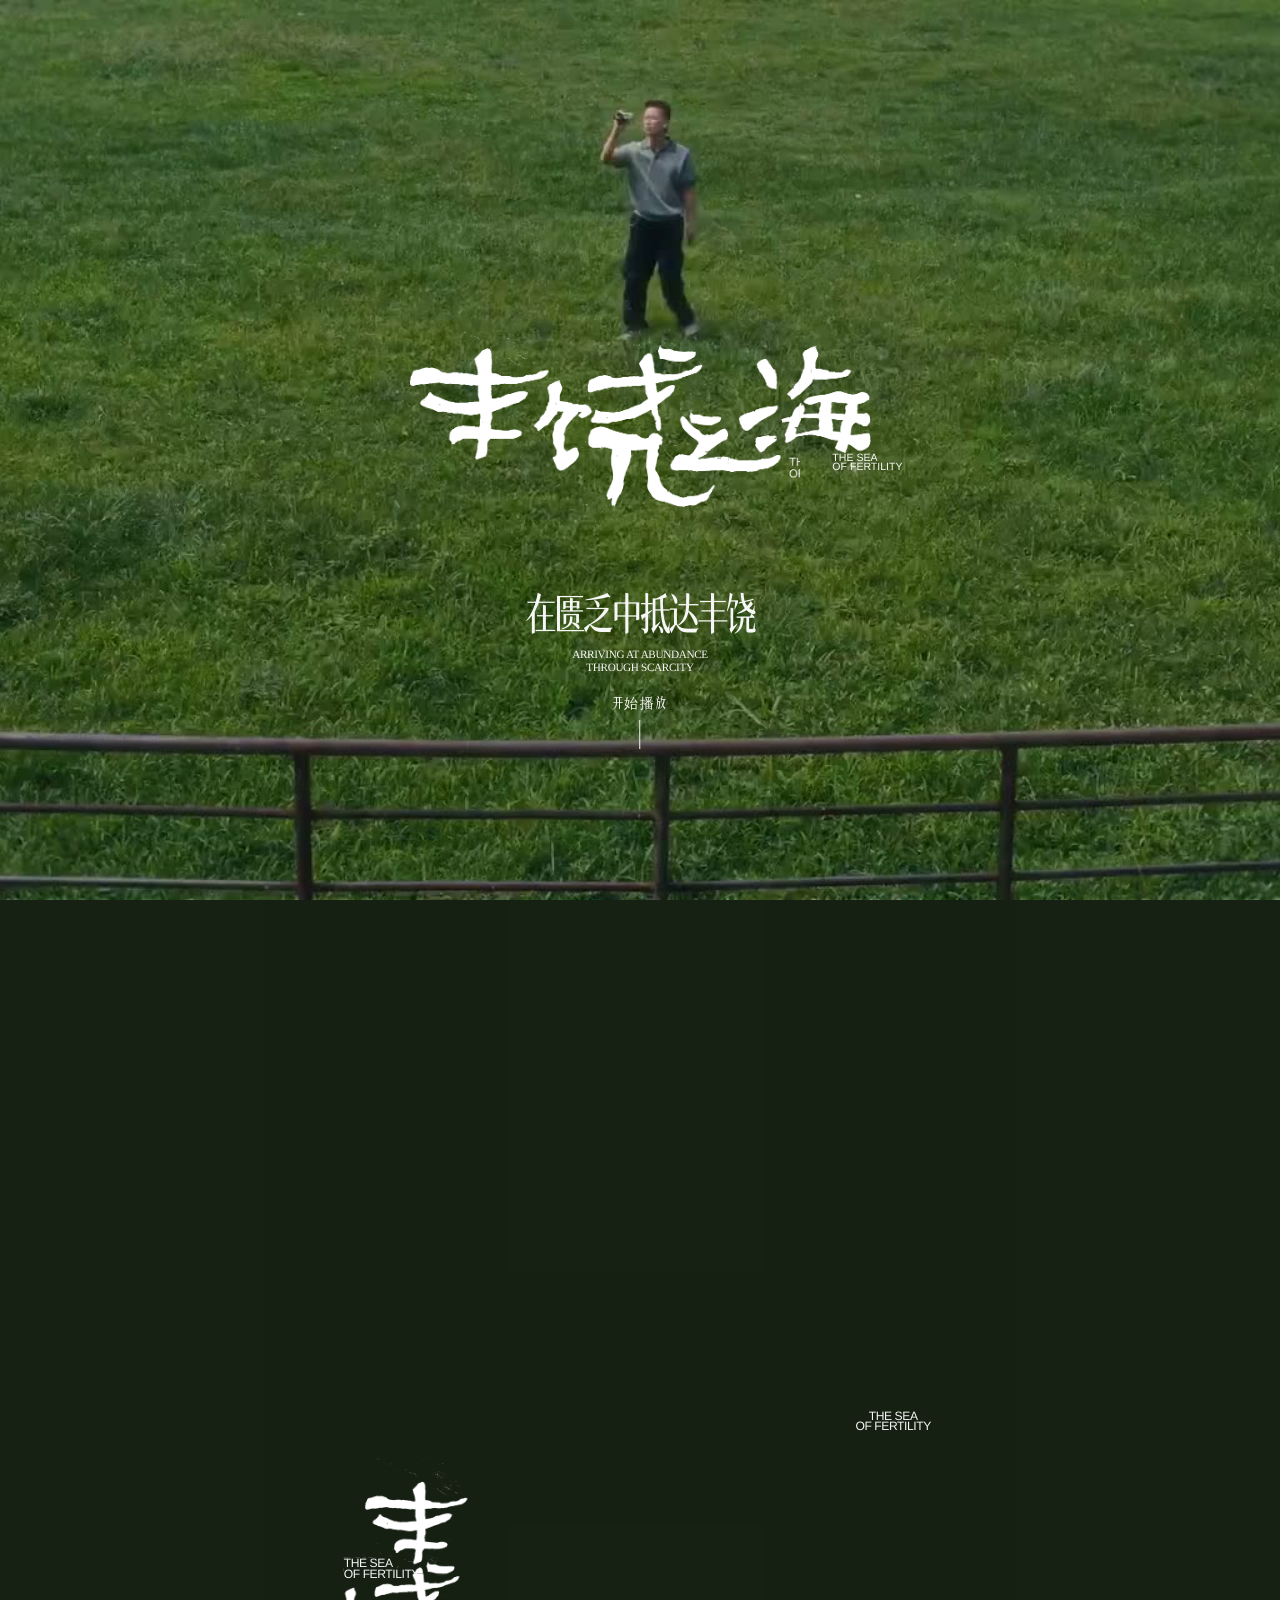
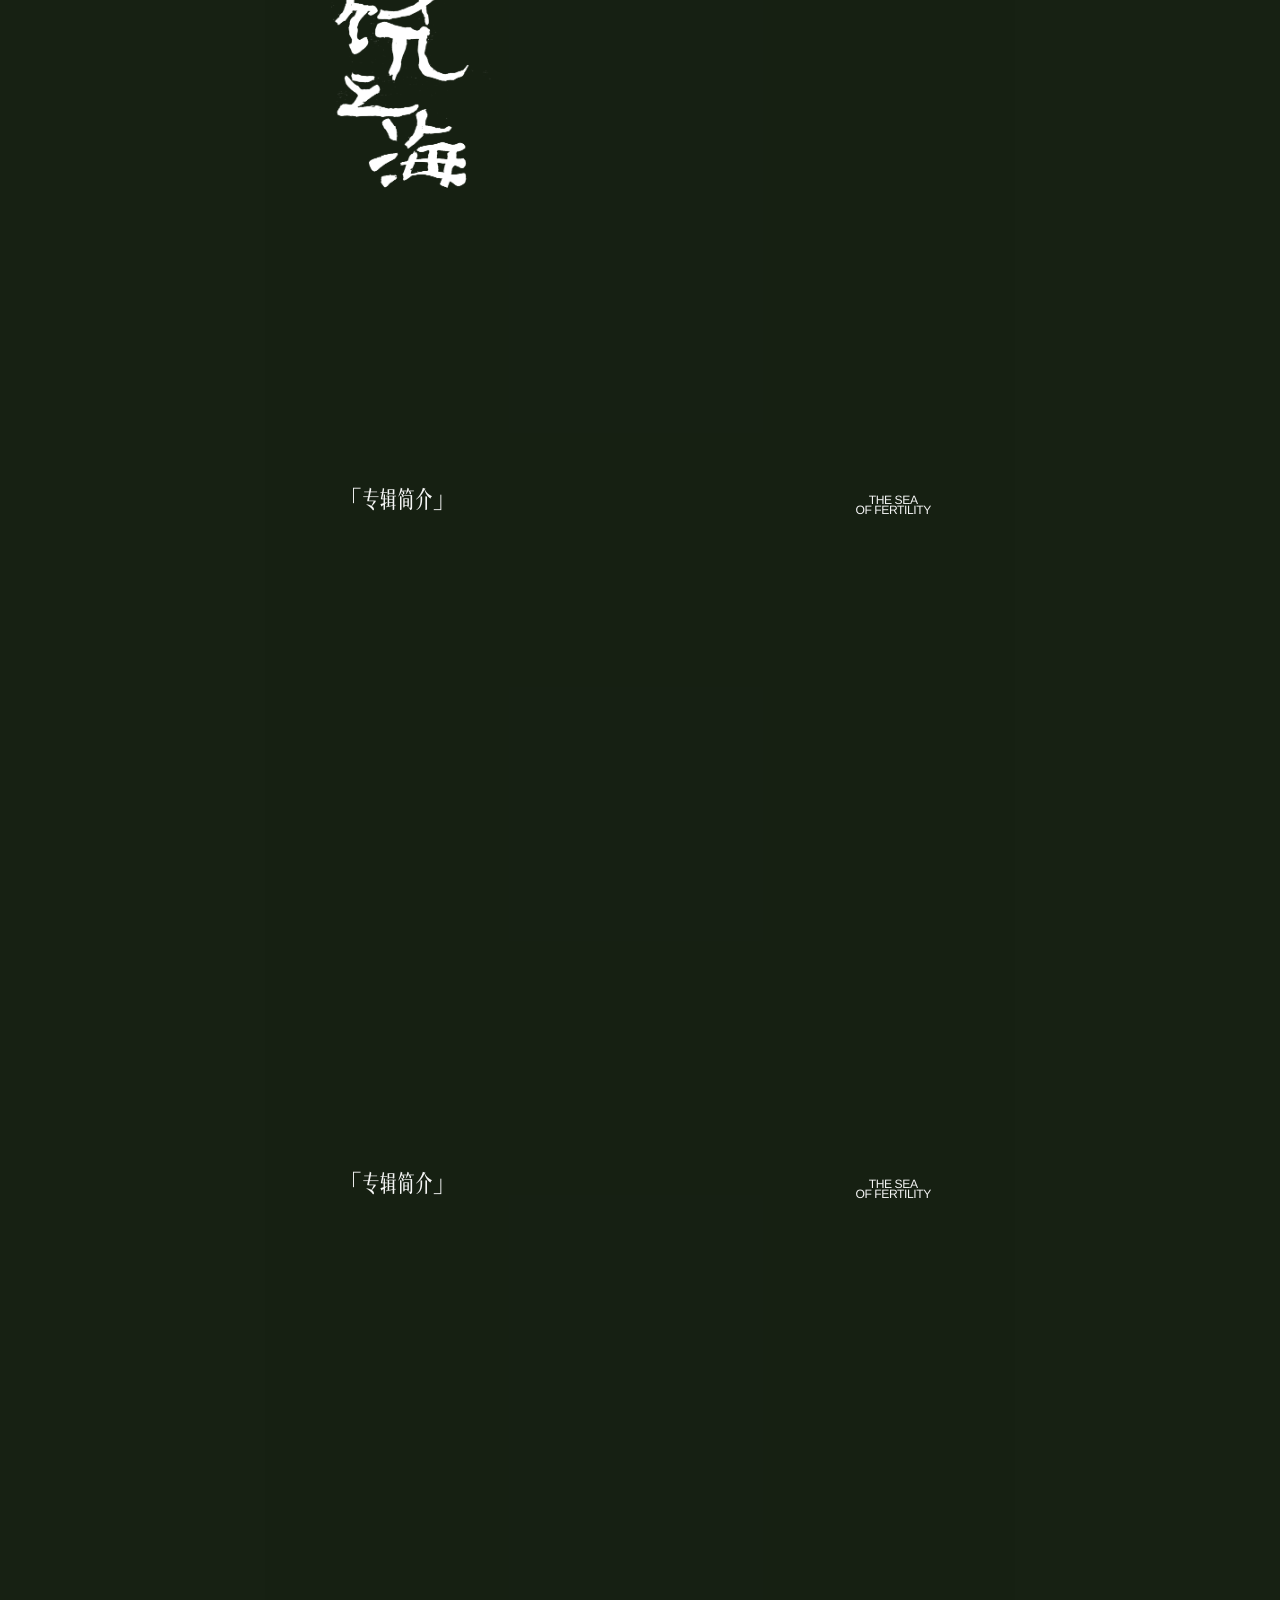
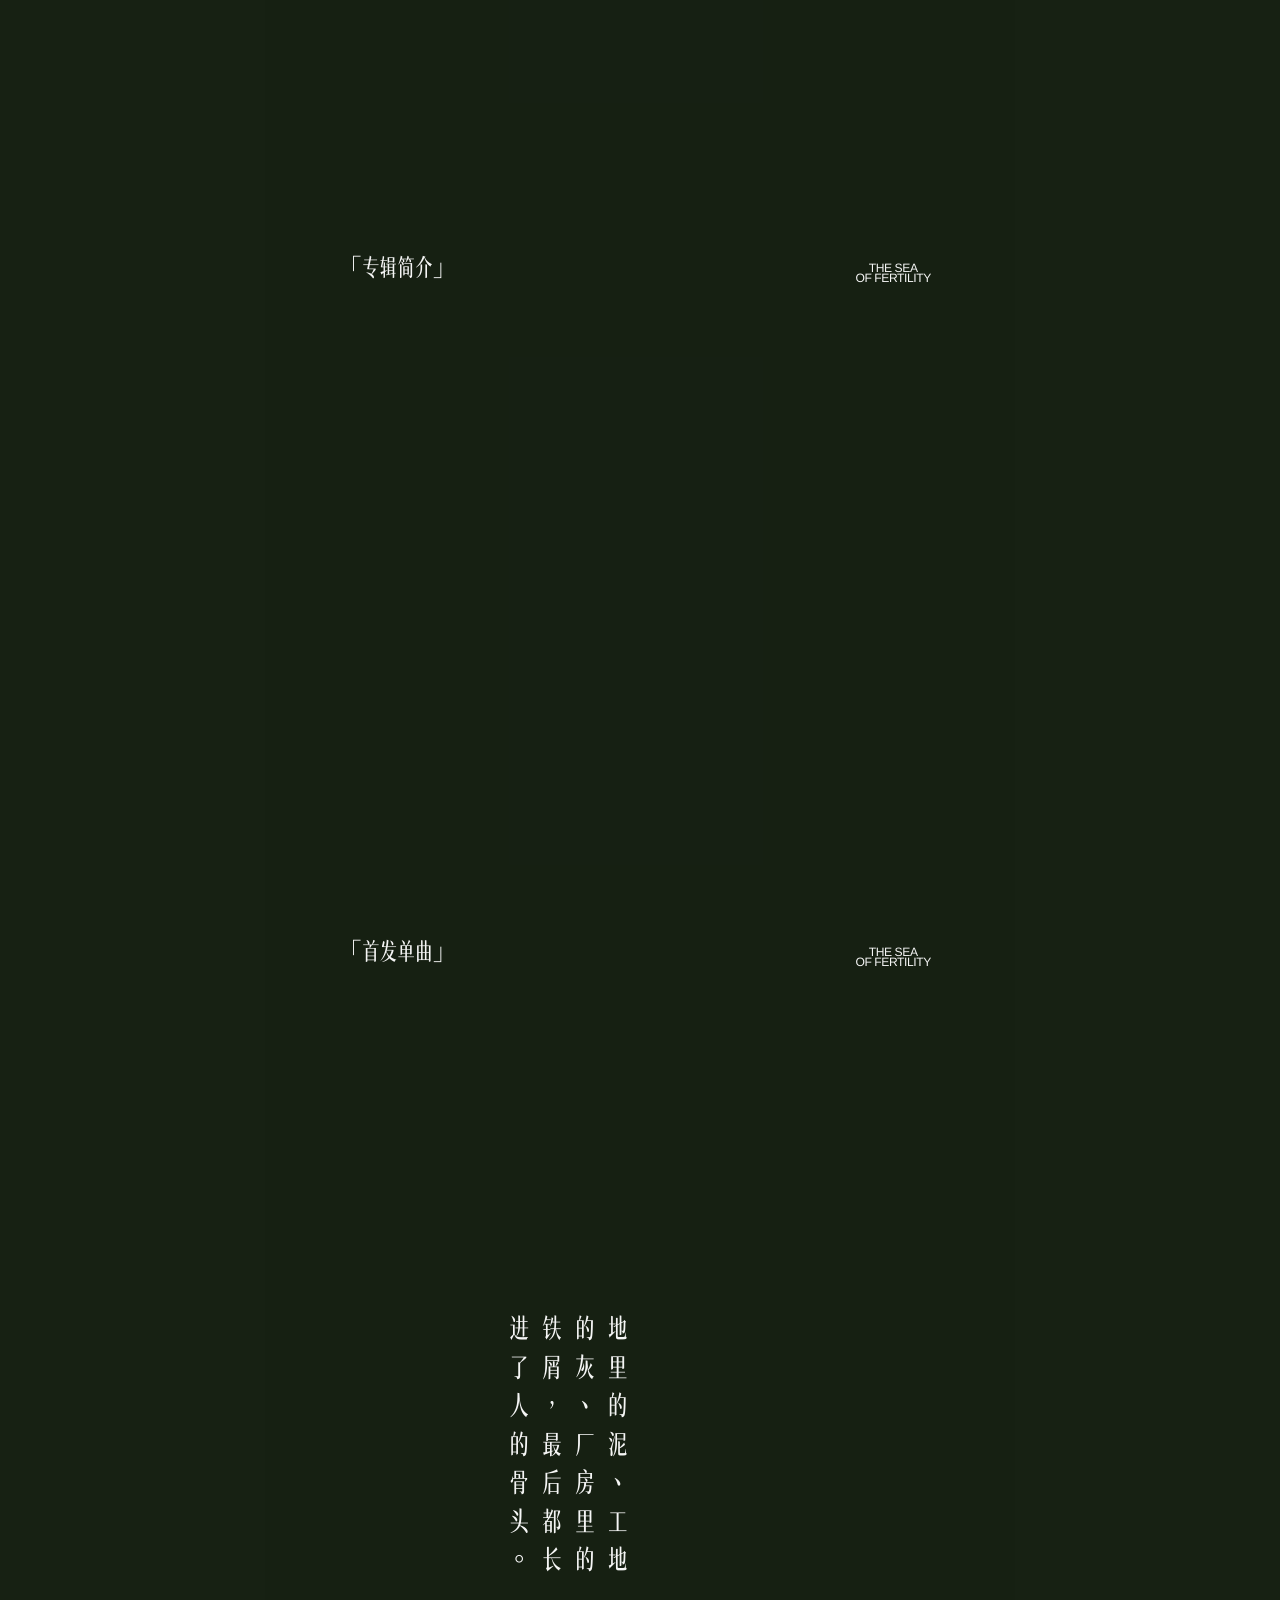
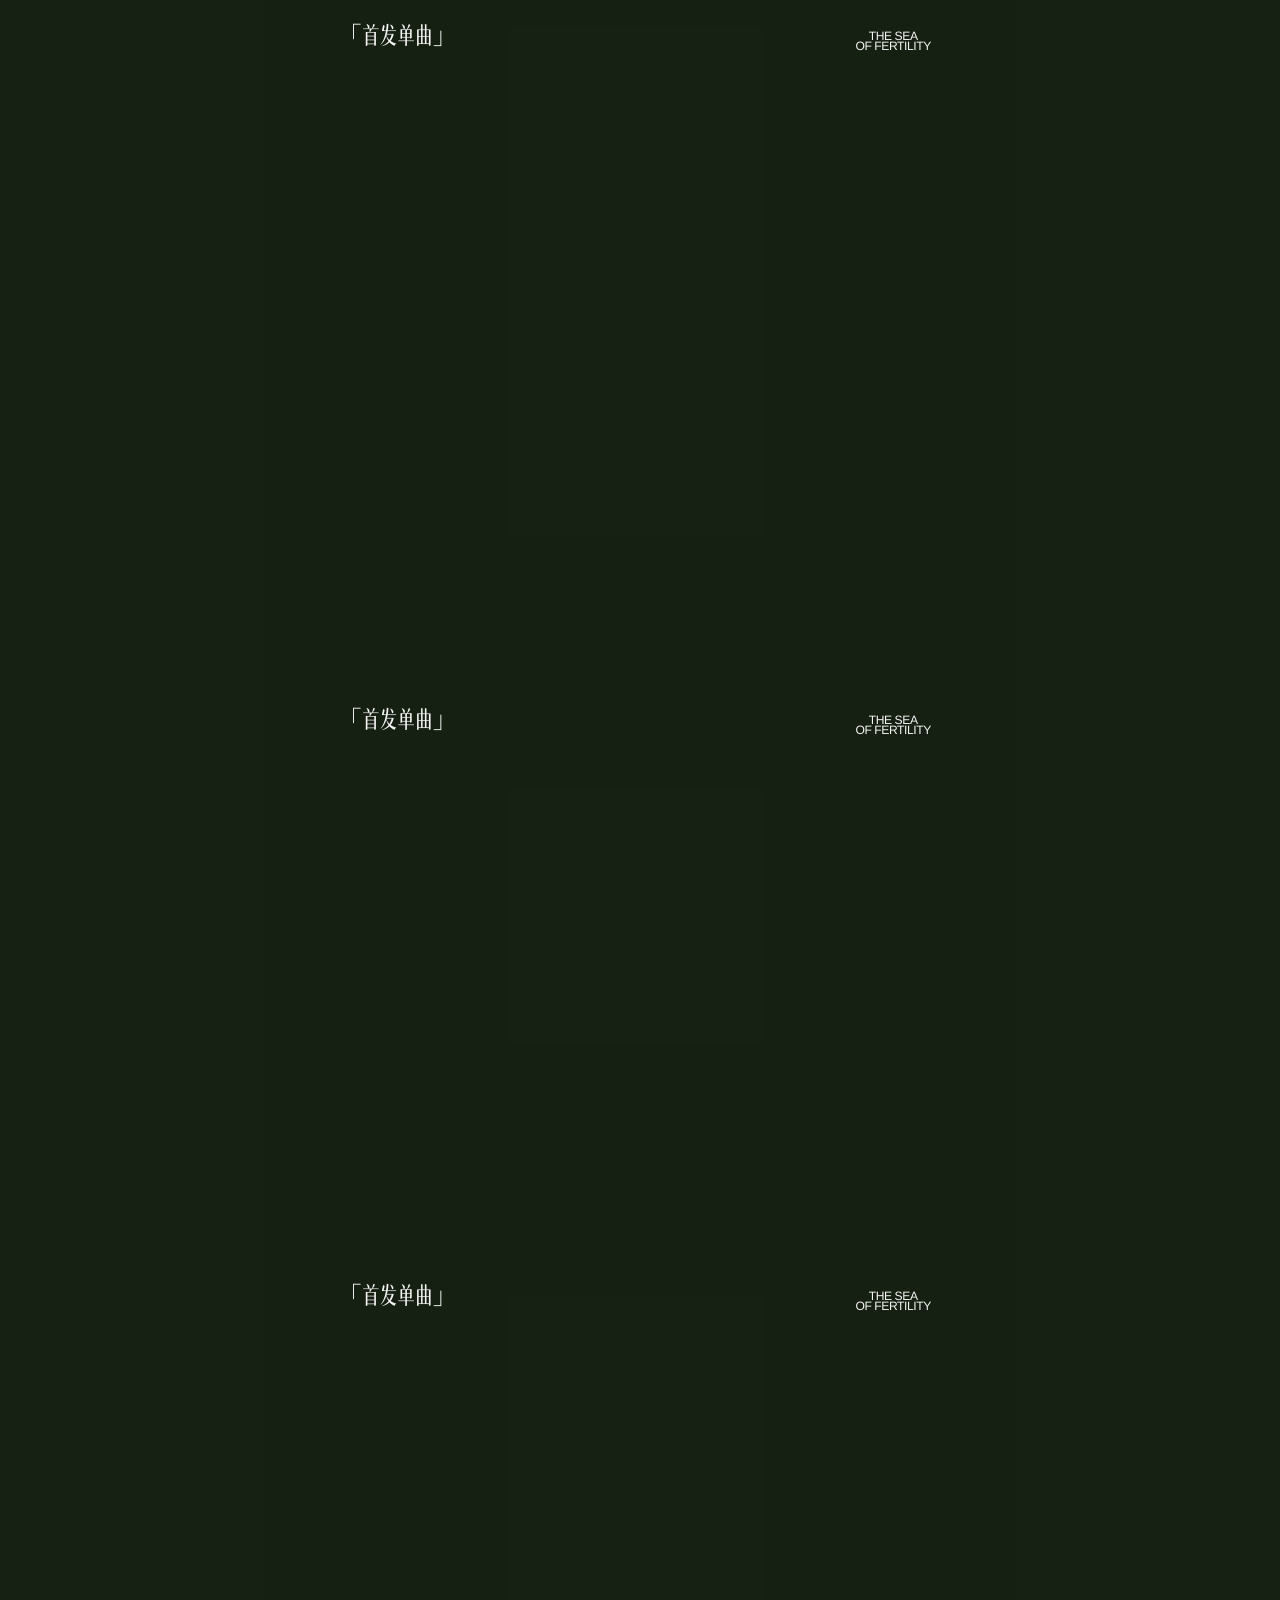
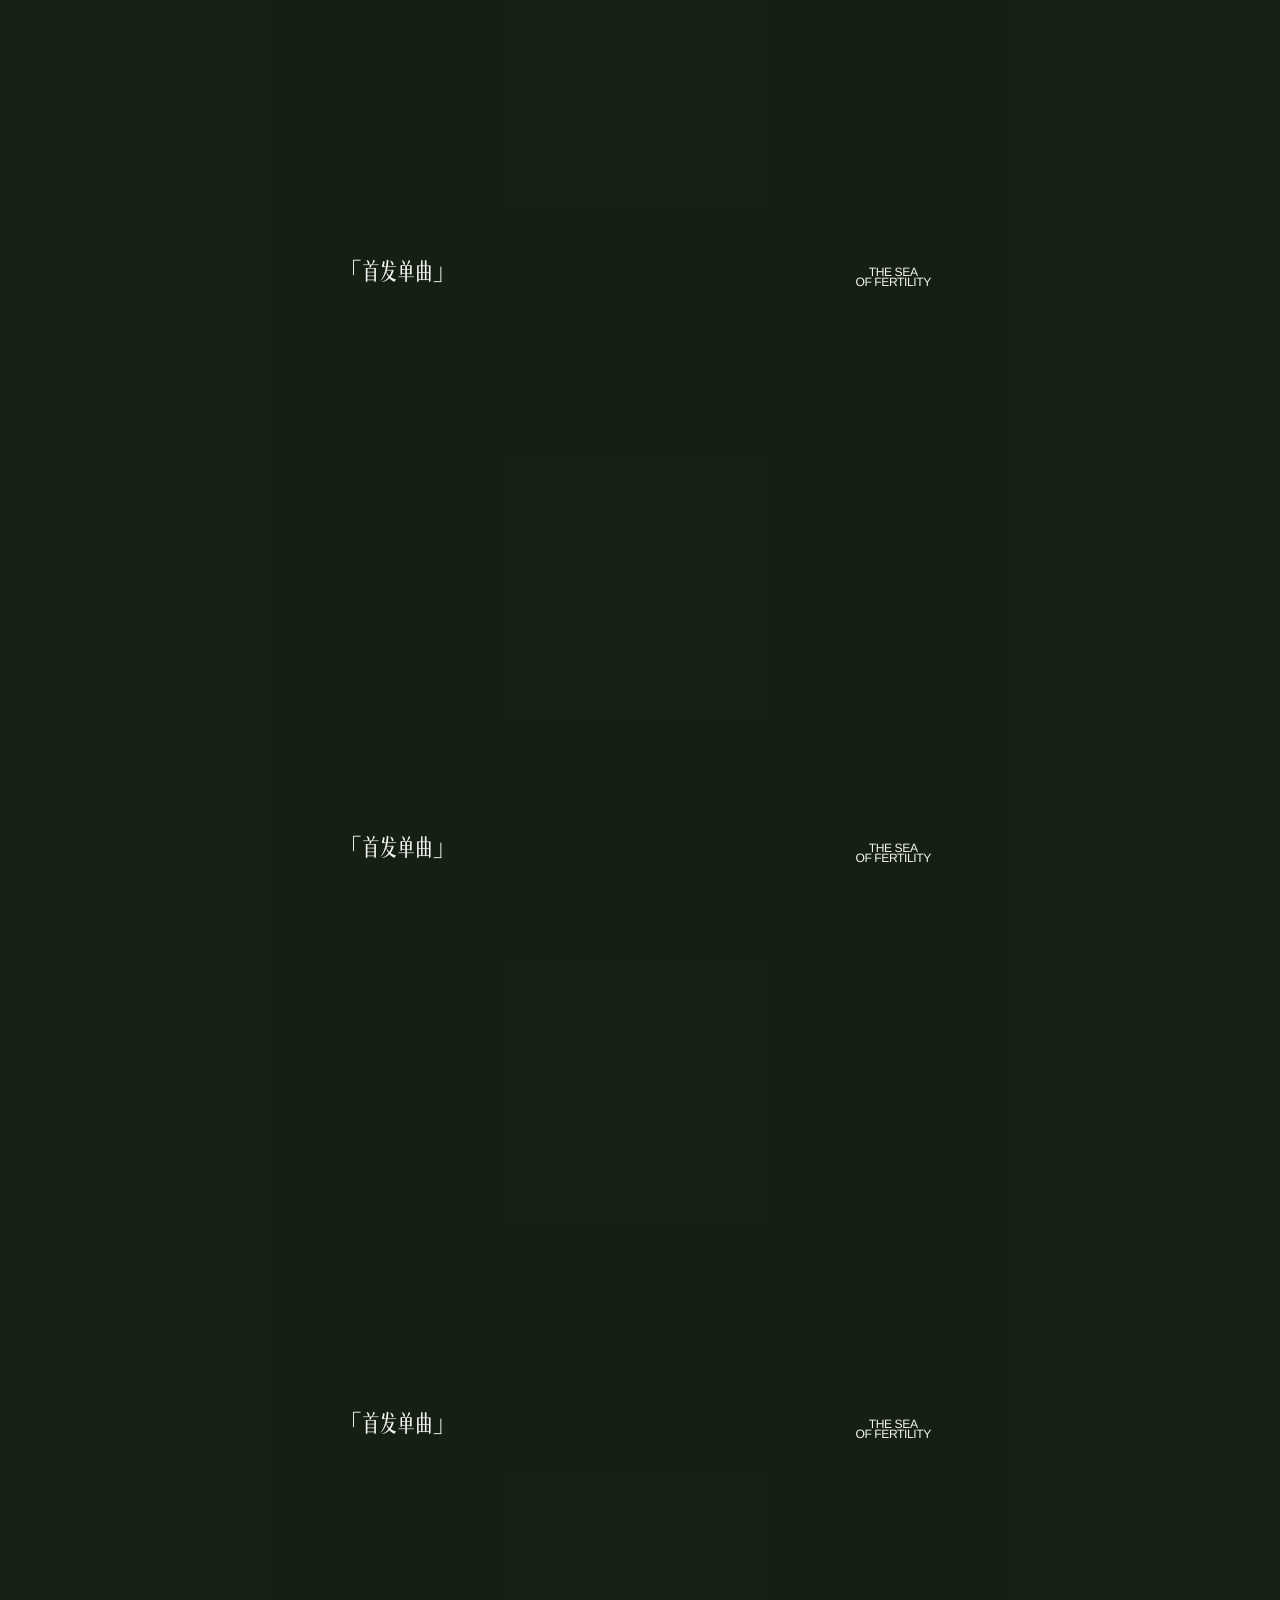
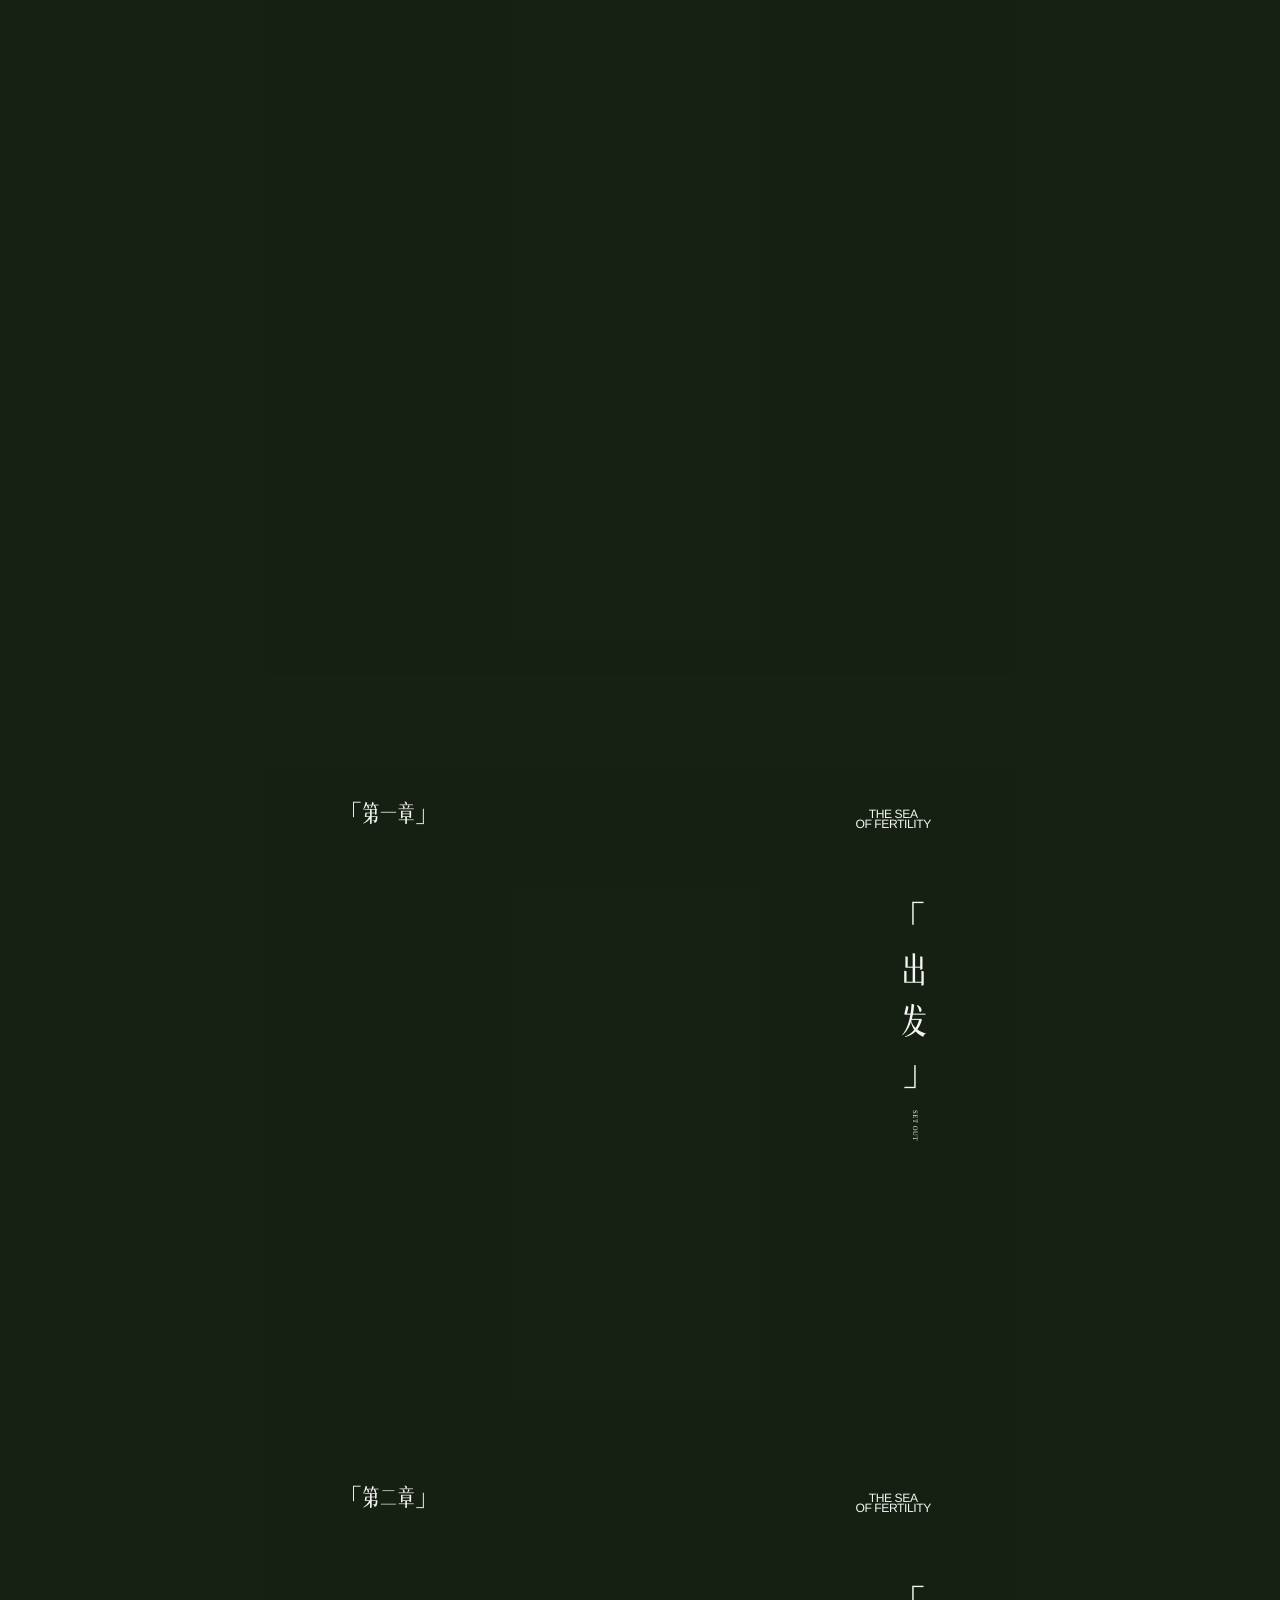
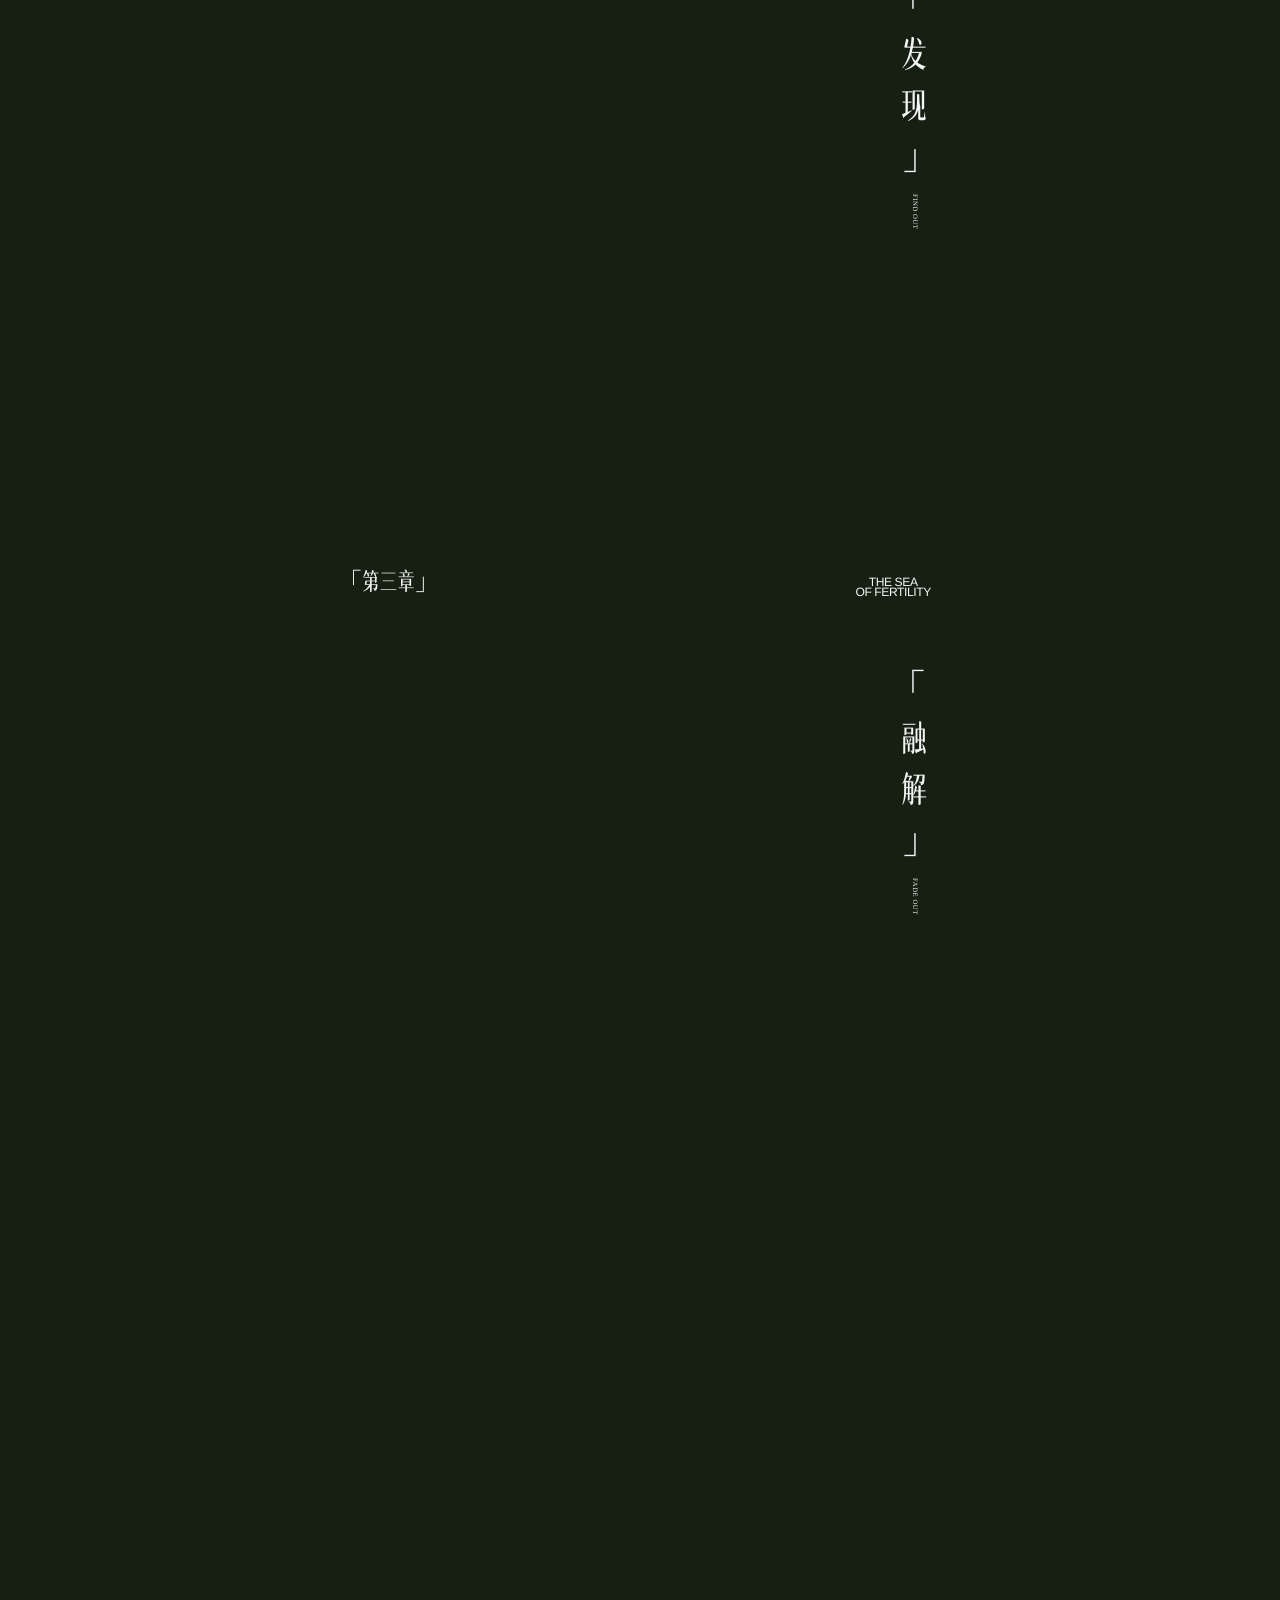
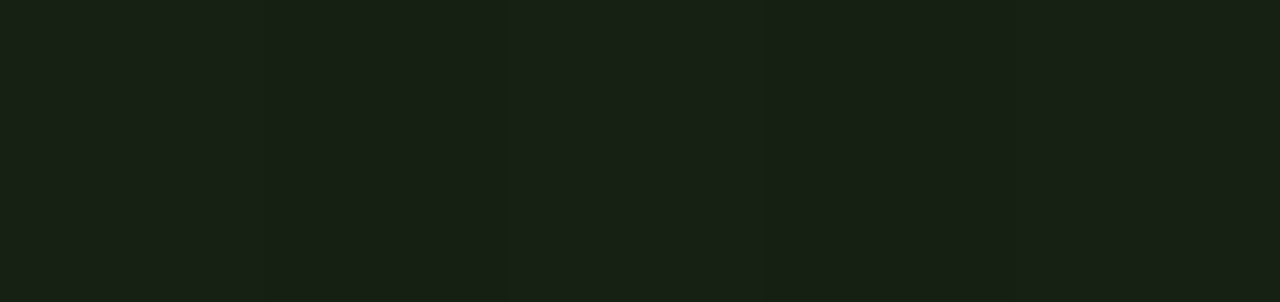
<file: stage-test/index.html>
<!doctype html>
<html lang="zh-CN">
<head>
  <meta charset="utf-8">
  <meta name="viewport" content="width=device-width,initial-scale=1,maximum-scale=1,viewport-fit=cover">
  <meta name="theme-color" content="#315321">
  <meta name="description" content="李奥首张全长概念专辑《丰饶之海》">
  <title>丰饶之海 · 李奥</title>
  <base href="../">
  <script>document.documentElement.classList.add('scroll-driven','entry-pending');if(new URLSearchParams(location.search).get('diag')==='static')document.documentElement.classList.add('diag-static');window.__scrollDrivenMotion=true;</script>
  <link rel="stylesheet" href="./scene-assets/fonts/CorpSrcWinSong/site.css">
  <style>
    :root {
      --ink: rgba(255,255,255,.96);
      --serif: "CorpSrcWinSong","Songti SC","STSong","SimSun","Noto Serif CJK SC",serif;
      --latin: Didot,"Bodoni 72","Times New Roman",serif;
    }
    * { box-sizing: border-box; }
    html { background:#172113; scroll-snap-type:y mandatory; }
    body { margin:0; color:var(--ink); background:#172113; font-family:var(--serif); -webkit-font-smoothing:antialiased; text-rendering:geometricPrecision; }
    html.entry-pending,html.entry-pending body { overflow:hidden; }
    .entry-gate { position:fixed; inset:0; z-index:1000; overflow:hidden; background:#24401b url("./scene-assets/grass-still.jpg") center/cover no-repeat; opacity:1; transition:opacity .62s cubic-bezier(.22,.61,.36,1); }
    .entry-gate.is-leaving { opacity:0; pointer-events:none; }
    .entry-gate[hidden] { display:none; }
    .entry-gate .frame { opacity:1; }
    .entry-gate .cover-thesis,.entry-gate .cover-en { opacity:1; filter:none; }
    .entry-gate .cover-thesis { transform:translateX(-50%); }
    .entry-action { position:absolute; top:76.5%; left:50%; z-index:8; min-width:5.8em; padding:.5em .9em; border:0; color:rgba(255,255,255,.94); background:transparent; font:300 clamp(.72rem,2.8vw,.9rem)/1 var(--serif); letter-spacing:.12em; transform:translateX(-50%); }
    .entry-action::after { display:block; width:1px; height:1.8rem; margin:.65rem auto 0; background:currentColor; content:""; transform-origin:top; animation:entry-pulse 1.6s cubic-bezier(.4,0,.2,1) infinite; }
    .entry-action:not(.is-ready) { pointer-events:none; opacity:.78; }
    @keyframes entry-pulse { 0%,100%{transform:scaleY(.32);opacity:.32} 48%{transform:scaleY(1);opacity:.9} }
    .film { position:fixed; inset:0; z-index:0; overflow:hidden; background:#24401b; }
    .film video { position:absolute; inset:0; width:100%; height:100%; object-fit:cover; object-position:center; opacity:0; will-change:opacity; }
    .film-freeze { position:absolute; inset:0; display:none; width:100%; height:100%; object-fit:cover; pointer-events:none; }
    .film .film-grass { opacity:1; }
    .film::after { position:absolute; inset:0; content:""; pointer-events:none; background:transparent; }
    html.diag-static .film { background:url("./scene-assets/grass-still.jpg") center/cover no-repeat; }
    html.diag-static .film video { display:none!important; }
    main { position:relative; z-index:1; }
    .panel { position:relative; min-height:100svh; overflow:hidden; isolation:isolate; scroll-snap-align:start; scroll-snap-stop:always; }
    .frame { position:absolute; inset:0; width:min(100%,750px); height:100%; margin-inline:auto; opacity:var(--visibility,0); }
    .brand { position:absolute; top:max(2.5rem,calc(env(safe-area-inset-top) + 1rem)); right:7.3%; z-index:4; font:400 clamp(.53rem,1.55vw,.72rem)/.88 Arial,sans-serif; letter-spacing:-.035em; text-align:center; }
    .section-tag { position:absolute; top:max(2.4rem,calc(env(safe-area-inset-top) + .9rem)); left:7.1%; margin:0; font-size:clamp(1.12rem,4.5vw,2rem); font-weight:300; letter-spacing:.04em; }
    .reveal { opacity:0; transform:translateY(2.2rem); filter:blur(3px); transition:opacity .75s cubic-bezier(.2,.65,.25,1),transform 1s cubic-bezier(.2,.65,.25,1),filter .75s ease; transition-delay:var(--delay,0s); }
    .panel.is-active .reveal { opacity:1; transform:translateY(var(--drift,0)); filter:blur(0); }
    .panel.is-before .reveal { opacity:0; transform:translateY(-2.8rem); }
    .cover-thesis.reveal,.artist-mark.reveal,.artist-caption.reveal { transform:translate(-50%,2.2rem); }
    .panel.is-active .cover-thesis.reveal,.panel.is-active .artist-mark.reveal,.panel.is-active .artist-caption.reveal { transform:translate(-50%,var(--drift,0)); }
    .panel.is-before .cover-thesis.reveal,.panel.is-before .artist-mark.reveal,.panel.is-before .artist-caption.reveal { transform:translate(-50%,-2.8rem); }
    .title-image { display:block; object-fit:contain; }
    .frame > * { visibility:visible; }
    .psd-overlay {
      position:absolute;
      inset:0;
      display:block;
      width:100%;
      height:100%;
      object-fit:contain;
      object-position:center;
      pointer-events:none;
      user-select:none;
    }
    .art-title-plane,.live-content-stage,.live-motion-plane { position:absolute; inset:0; width:100%; height:100%; pointer-events:none; }
    .art-title-plane { z-index:2; overflow:hidden; }
    .art-title-plane img { position:absolute; inset:0; display:block; width:100%; height:100%; object-fit:contain; object-position:center; user-select:none; }
    .cover-art-left { clip-path:inset(35.91% 28.67% 42.89% 11.33%); }
    .cover-art-right { clip-path:inset(35.91% 12.67% 49.63% 71.33%); }
    .overview-art-top { clip-path:inset(8.98% 70.67% 78.90% 2.67%); }
    .overview-art-middle-left { clip-path:inset(21.10% 94% 77.16% 2.67%); }
    .overview-art-middle-right { clip-path:inset(21.10% 70.67% 77.16% 14%); }
    .overview-art-bottom { clip-path:inset(22.84% 70.67% 52.12% 2.67%); }
    .overview-art-en { position:absolute; top:21.1%; left:6%; z-index:3; font:400 clamp(.53rem,1.55vw,.72rem)/.88 Arial,sans-serif; letter-spacing:-.035em; }
    .live-content-stage { transform-origin:center; }
    .live-glyph { display:inline-block; will-change:auto; }
    .panel.is-near .live-glyph { will-change:transform,opacity; }
    .darian-live-word { position:absolute; left:8%; bottom:24.5%; z-index:3; margin:0; writing-mode:vertical-rl; color:var(--ink); font-size:clamp(3.2rem,15vw,6rem); font-weight:300; letter-spacing:.09em; line-height:1; pointer-events:none; }
    .darian-live-word .live-glyph { display:inline-block; }
    .darian-ghost-word { z-index:2; }
    .darian-title-placeholder { visibility:hidden; }
    .continuity-34 {
      position:fixed;
      inset:0;
      z-index:2;
      width:min(100%,750px);
      height:100svh;
      margin-inline:auto;
      opacity:0;
      pointer-events:none;
      transition:opacity .3s ease;
    }
    .continuity-34.is-visible { opacity:1; }
    .continuity-34 img { display:block; width:100%; height:100%; object-fit:contain; object-position:center; }
    .continuity-title { transition-duration:.72s; transition-timing-function:cubic-bezier(.22,.61,.36,1); }
    .page3-sequence,.page4-sequence,.page5-sequence,.page6-sequence,.pre-darian-sequence {
      position:fixed;
      inset:0;
      z-index:3;
      width:min(100%,750px);
      height:100svh;
      margin-inline:auto;
      opacity:0;
      pointer-events:none;
      transition:opacity .42s cubic-bezier(.3,0,.2,1);
    }
    .page4-sequence { transition-duration:.72s; transition-timing-function:cubic-bezier(.22,.61,.36,1); }
    .page5-sequence.is-running,.page6-sequence.is-running,.pre-darian-sequence.is-running { opacity:1; }
    .page5-sequence.is-reverse-hidden,.page6-sequence.is-reverse-hidden,.pre-darian-sequence.is-reverse-hidden {
      opacity:0 !important;
      transition:none !important;
    }
    .page5-sequence.preview-one .sentence-group:not(.sentence-1) { display:none; }
    .overview-motion {
      opacity:0;
      transform:translateX(-7.5%);
      will-change:transform,opacity;
    }
    .overview-thesis { left:6%; }
    .page3-sequence.is-running .overview-thesis { animation:overview-slide-in .82s cubic-bezier(.2,.7,.2,1) .12s both; }
    .page3-sequence.is-running .overview-chapter-1 { animation:overview-slide-in .88s cubic-bezier(.2,.7,.2,1) 1.02s both; }
    .page3-sequence.is-running .overview-chapter-2 { animation:overview-slide-in .88s cubic-bezier(.2,.7,.2,1) 1.30s both; }
    .page3-sequence.is-running .overview-chapter-3 { animation:overview-slide-in .88s cubic-bezier(.2,.7,.2,1) 1.58s both; }
    .page4-sequence.is-running .album-guide-motion { animation:overview-slide-in .82s cubic-bezier(.2,.7,.2,1) .12s both; }
    .page5-sequence.is-running .page5-tag-motion { animation:page5-tag-in .88s ease-out .08s both; }
    .page5-sequence.is-running .sentence-group { opacity:1; transform:none; }
    .page5-sequence.is-running .sentence-group.is-current .sentence-glyph {
      animation:glyph-rise-converge var(--glyph-duration) cubic-bezier(.16,.68,.2,1) var(--glyph-delay) both;
      will-change:transform,opacity;
    }
    .page5-sequence.is-running .sentence-group.is-complete .sentence-glyph { opacity:1; transform:translateY(0) scale(1); }
    .page5-sequence.is-exiting .sentence-group { opacity:1; }
    .page5-sequence.is-exiting .sentence-glyph {
      animation:glyph-spread-exit 1.05s cubic-bezier(.4,0,.22,1) both !important;
      will-change:transform,opacity;
    }
    .page5-sequence.is-exiting .page5-tag-motion { animation:page5-tag-out .72s ease-in both !important; }
    .page6-static { opacity:0; }
    .page6-sequence.is-running .page6-static { animation:page6-static-in .72s cubic-bezier(.22,.61,.36,1) .12s both; }
    .page6-sentence { position:absolute; inset:0; opacity:1; }
    .page6-glyph { position:absolute; opacity:0; transform:translateY(calc(32px + var(--spread-index) * clamp(7px,1.45vw,11px))) scale(1.14); pointer-events:none; }
    .page6-sequence.is-running .page6-sentence.is-current .page6-glyph {
      animation:glyph-rise-converge var(--glyph-duration) cubic-bezier(.16,.68,.2,1) var(--glyph-delay) both;
      will-change:transform,opacity;
    }
    .page6-sequence.is-running .page6-sentence.is-complete .page6-glyph { opacity:1; transform:translateY(0) scale(1); }
    .page6-sequence.is-exiting .page6-glyph {
      animation:glyph-spread-exit 1.05s cubic-bezier(.4,0,.22,1) both !important;
      will-change:transform,opacity;
    }
    .page6-sequence.is-exiting .page6-static { animation:page5-tag-out .72s ease-in both !important; }
    .pre-darian-static { opacity:0; }
    .pre-darian-sequence.is-running .pre-darian-static { animation:page6-static-in .72s cubic-bezier(.22,.61,.36,1) .12s both; }
    .pre-darian-group { position:absolute; inset:0; opacity:1; }
    .pre-darian-glyph { position:absolute; opacity:0; transform:translateY(calc(32px + var(--spread-index) * clamp(7px,1.45vw,11px))) scale(1.14); pointer-events:none; }
    .pre-darian-sequence.is-running .pre-darian-group.is-current .pre-darian-glyph {
      animation:glyph-rise-converge var(--glyph-duration) cubic-bezier(.16,.68,.2,1) var(--glyph-delay) both;
      will-change:transform,opacity;
    }
    .pre-darian-sequence.is-running .pre-darian-group.is-complete .pre-darian-glyph { opacity:1; transform:translateY(0) scale(1); }
    .pre-darian-sequence.is-exiting .pre-darian-glyph {
      animation:glyph-spread-exit 1.05s cubic-bezier(.4,0,.22,1) both !important;
      will-change:transform,opacity;
    }
    .pre-darian-sequence.is-exiting .pre-darian-static { animation:page5-tag-out .72s ease-in both !important; }
    .page5-sequence.is-running.is-reverse .page5-tag-motion,
    .page6-sequence.is-running.is-reverse .page6-static,
    .pre-darian-sequence.is-running.is-reverse .pre-darian-static {
      opacity:1;
      animation:none !important;
    }
    .page5-sequence.is-running.is-reverse .sentence-glyph,
    .page6-sequence.is-running.is-reverse .page6-glyph,
    .pre-darian-sequence.is-running.is-reverse .pre-darian-glyph {
      opacity:1;
      transform:translateY(0) scale(1);
      animation:none !important;
      will-change:auto;
    }
    @keyframes overview-slide-in {
      0% { opacity:0; transform:translateX(-7.5%); }
      36% { opacity:.76; }
      100% { opacity:1; transform:translateX(0); }
    }
    .page5-tag-motion { opacity:0; }
    .sentence-group { position:absolute; inset:0; opacity:0; }
    .sentence-glyph { opacity:0; transform:translateY(calc(32px + var(--spread-index) * clamp(7px,1.45vw,11px))) scale(1.14); }
    @keyframes page5-tag-in { from{opacity:0} to{opacity:1} }
    @keyframes sentence-rise {
      0% { opacity:0; transform:translateY(4.8%); }
      30% { opacity:.62; }
      100% { opacity:1; transform:translateY(0); }
    }
    @keyframes glyph-rise-converge {
      0% { opacity:0; transform:translateY(calc(32px + var(--spread-index) * clamp(7px,1.45vw,11px))) scale(1.14); }
      14% { opacity:.76; }
      34% { opacity:.98; }
      100% { opacity:1; transform:translateY(0) scale(1); }
    }
    @keyframes glyph-spread-exit {
      0% { opacity:1; transform:translateY(0) scale(1); }
      52% { opacity:.84; }
      100% { opacity:0; transform:translateY(var(--exit-shift)) scale(.98); }
    }
    @keyframes page5-tag-out { from{opacity:1} to{opacity:0} }
    @keyframes page6-static-in { from{opacity:0} to{opacity:1} }
    .cover-title { position:absolute; top:38%; left:8%; width:76%; }
    .cover-en { position:absolute; top:50.4%; right:15%; font:.66rem/.88 Arial,sans-serif; }
    .cover-thesis { position:absolute; top:65.1%; left:50%; width:82%; margin:0; transform:translateX(-50%); font-size:clamp(1.42rem,6.3vw,2.75rem); font-weight:300; letter-spacing:-.05em; text-align:center; }
    .cover-thesis small,.artist-caption small { display:block; margin-top:.32rem; font:clamp(.47rem,1.8vw,.7rem)/1.12 var(--latin); letter-spacing:-.03em; text-transform:uppercase; }
    .artist-mark { position:absolute; top:33.5%; left:50%; width:32%; max-height:29%; transform:translateX(-50%); }
    .artist-caption { position:absolute; top:64.3%; left:50%; width:80%; margin:0; transform:translateX(-50%); font-size:clamp(1.2rem,5.5vw,2.4rem); font-weight:300; text-align:center; }
    .vertical-title { position:absolute; top:10.3%; left:4.2%; width:27%; height:42%; object-fit:contain; object-position:left top; }
    .vertical-thesis { position:absolute; top:51.8%; left:4.4%; margin:0; font-size:clamp(1.15rem,5vw,2.2rem); font-weight:300; letter-spacing:-.05em; }
    .vertical-thesis small { display:block; margin-top:.18rem; font:clamp(.43rem,1.6vw,.63rem)/1 var(--latin); text-transform:uppercase; }
    .chapter-index { position:absolute; right:6.8%; bottom:28.6%; display:flex; align-items:baseline; gap:clamp(.8rem,4vw,2rem); font-size:clamp(1.12rem,5.5vw,2.35rem); }
    .chapter-index span { white-space:nowrap; } .chapter-index i { font-style:normal; opacity:.55; } .chapter-index small { margin-right:.18rem; font:.72em/1 var(--latin); }
    .album-guide { position:absolute; right:9%; bottom:26.2%; display:flex; align-items:center; gap:.72rem; margin:0; font-size:clamp(1.5rem,6vw,2.7rem); font-weight:300; }
    .album-guide::before { width:4.5rem; height:1px; background:currentColor; content:""; }
    .album-guide small { font:clamp(.55rem,1.8vw,.75rem)/1 var(--latin); text-transform:uppercase; }
    .vertical-copy { position:absolute; inset:13.2% 6.5% 12.5%; }
    .vline,.track { position:absolute; top:var(--y,10%); left:var(--x); margin:0; writing-mode:vertical-rl; text-orientation:upright; font-size:var(--size,clamp(1rem,4.4vw,1.9rem)); font-weight:300; line-height:1.22; letter-spacing:.13em; white-space:nowrap; }
    .vline.emphasis { font-size:var(--size,clamp(1.7rem,7vw,3rem)); letter-spacing:.08em; }
    .chapter-name { position:absolute; top:14.7%; right:6.8%; margin:0; writing-mode:vertical-rl; font-size:clamp(2.1rem,9vw,4rem); font-weight:300; letter-spacing:.14em; }
    .chapter-name small { margin-top:.5rem; font:clamp(.42rem,1.5vw,.6rem)/1 var(--latin); letter-spacing:.08em; text-transform:uppercase; }
    .track { font-size:var(--size,clamp(1.08rem,5.2vw,2.2rem)); line-height:1.16; letter-spacing:.12em; }
    .track small { margin-bottom:.4rem; font:clamp(.72rem,2.5vw,1rem)/1 var(--latin); letter-spacing:0; }
    .darian-title { position:absolute; left:8%; bottom:24.5%; margin:0; writing-mode:vertical-rl; font-size:clamp(3.2rem,15vw,6rem); font-weight:300; letter-spacing:.09em; line-height:1; }
    .darian-title::before,.darian-title::after { position:absolute; width:1.5rem; height:1.5rem; content:""; }
    .darian-title::before { top:-.9rem; right:-.85rem; border-top:1px solid; border-right:1px solid; }
    .darian-title::after { bottom:-.9rem; left:-.85rem; border-bottom:1px solid; border-left:1px solid; }
    .darian-title small { margin-top:.4rem; font:.13em/1 Arial,sans-serif; letter-spacing:.04em; text-transform:uppercase; }
    .darian-summary { position:absolute; top:45.3%; left:24%; width:25%; height:34%; margin:0; writing-mode:vertical-rl; text-orientation:mixed; color:var(--ink); font-size:clamp(1rem,4.4vw,1.9rem); font-weight:300; line-height:1.22; letter-spacing:.13em; }
    .darian-base { z-index:1; }
    .darian-motion-layer {
      z-index:2;
      opacity:0;
      transform-origin:var(--origin-x) var(--origin-y);
      will-change:transform,opacity;
    }
    .darian-main-layer { z-index:3; }
    .darian-intro-panel.is-darian-running .darian-main-layer {
      animation:darian-main-converge var(--motion-duration) cubic-bezier(.18,.72,.2,1) var(--motion-delay) both;
    }
    .darian-intro-panel.is-darian-running .darian-ghost-layer {
      animation:darian-ghost-disappear var(--ghost-duration) cubic-bezier(.2,.62,.22,1) var(--motion-delay) both;
    }
    @keyframes darian-main-converge {
      0% { opacity:0; transform:translate(var(--from-x),var(--from-y)) scale(2); }
      12% { opacity:1; }
      100% { opacity:1; transform:translate(0,0) scale(1); }
    }
    @keyframes darian-ghost-disappear {
      0% { opacity:.18; transform:translate(var(--from-x),var(--from-y)) scale(6); }
      42% { opacity:.13; }
      76% { opacity:.055; }
      100% { opacity:0; transform:translate(0,0) scale(2.1); }
    }
    .chorus { position:absolute; top:42.2%; left:50%; width:90%; transform:translate(-50%,-50%); text-align:center; }
    .chorus.reveal { transform:translate(-50%,calc(-50% + 2.2rem)); }
    .panel.is-active .chorus.reveal { transform:translate(-50%,calc(-50% + var(--drift,0px))); }
    .panel.is-before .chorus.reveal { transform:translate(-50%,calc(-50% - 2.8rem)); }
    .chorus h2 { margin:0; font-size:clamp(2.8rem,13.5vw,6.2rem); font-weight:300; line-height:1; letter-spacing:.03em; }
    .chorus strong { display:block; margin-top:.18rem; font:clamp(1.8rem,7.5vw,3.5rem)/1 var(--latin); text-transform:uppercase; }
    .continuation-lockup { position:absolute; inset:0; display:grid; place-items:center; }
    .continuation-title { margin:0; writing-mode:vertical-rl; text-orientation:upright; font-size:clamp(2rem,8vw,4rem); font-weight:300; line-height:1; letter-spacing:.32em; }
    .chorus p { margin:2.4rem 0 0; font-size:clamp(1.24rem,5vw,2.2rem); font-weight:300; }
    .hook-type-scene { position:absolute; inset:0; z-index:4; overflow:hidden; container-type:inline-size; visibility:visible!important; pointer-events:none; }
    .hook-type-word { position:absolute; top:calc(50% - 14.833cqw); left:50%; display:flex; gap:2.55cqw; margin:0; translate:-50% -50%; color:var(--ink); font:400 clamp(2.7rem,11.8cqw,5.5rem)/1 var(--serif); white-space:nowrap; transform-origin:center; will-change:transform,opacity; }
    .hook-type-glyph { display:inline-block; opacity:0; }
    .hook-type-dyd { position:absolute; top:calc(50% - 5.5cqw); left:50%; margin:0; translate:-50% -50%; color:var(--ink); font:400 clamp(1.5rem,5cqw,2.35rem)/1 var(--serif); letter-spacing:9vw; white-space:nowrap; opacity:0; transform-origin:center; }
    .hook-type-cycle { position:absolute; top:52.22%; left:50%; width:6em; height:1.25em; margin-left:-3em; color:var(--ink); font-family:var(--serif); font-size:clamp(1.24rem,5vw,2.2rem); font-weight:300; line-height:1; text-align:center; white-space:nowrap; }
    .hook-type-cycle span { position:absolute; inset:0; display:block; opacity:0; }
    html.scroll-driven .hook-type-test { height:64svh!important; min-height:64svh!important; }
    html.scroll-driven .darian-verse-final-panel { height:110svh!important; min-height:110svh!important; }
    .scroll-cue { position:fixed; right:max(1rem,env(safe-area-inset-right)); bottom:max(1.25rem,env(safe-area-inset-bottom)); z-index:5; display:flex; align-items:center; gap:.55rem; font:.56rem/1 Arial,sans-serif; letter-spacing:.14em; opacity:.7; transition:opacity .3s; }
    .scroll-cue::after { width:1.8rem; height:1px; background:currentColor; content:""; } body.at-end .scroll-cue { opacity:0; }
    html.scroll-driven { scroll-snap-type:none; scroll-behavior:auto; }
    html.scroll-driven .panel { height:76svh; min-height:76svh; overflow:clip; scroll-snap-align:none; scroll-snap-stop:normal; }
    html.scroll-driven .frame { position:relative; inset:auto; top:auto; width:min(100%,750px); height:100svh; margin-inline:auto; opacity:1; }
    html.scroll-driven .page3-sequence,
    html.scroll-driven .page4-sequence,
    html.scroll-driven .page5-sequence,
    html.scroll-driven .page6-sequence,
    html.scroll-driven .pre-darian-sequence {
      position:absolute;
      inset:0;
      width:100%;
      height:100svh;
      margin:0;
      visibility:visible;
    }
    html.scroll-driven .continuity-34 { display:none; }
    html.scroll-driven .page3-sequence,
    html.scroll-driven .page4-sequence,
    html.scroll-driven .page5-sequence,
    html.scroll-driven .page6-sequence,
    html.scroll-driven .pre-darian-sequence { display:none; }
    html.scroll-driven .page-ruler {
      z-index:8;
      opacity:1 !important;
      transform:none !important;
      object-position:center top;
      clip-path:inset(0 0 92% 0);
    }
    html.scroll-driven .page-content-layer,
    html.scroll-driven .local-static-content { clip-path:inset(25% 0 0 0); }
    html.scroll-driven .natural-page-title,
    html.scroll-driven .natural-page-brand { z-index:7; opacity:1; transform:none; }
    html.scroll-driven .continuation-lockup { translate:0 -24svh; }
    html.scroll-driven .scroll-cue { display:none; }
    html.scroll-driven .darian-verse-panel .page-content-layer { opacity:0 !important; }
    .darian-verse-sequence { position:absolute; inset:0; z-index:4; width:100%; height:100svh; pointer-events:none; }
    html.scroll-driven .frame > .darian-verse-sequence { visibility:visible; }
    .darian-verse-window { position:absolute; overflow:hidden; opacity:0; will-change:transform,opacity,clip-path; }
    .darian-verse-source { position:absolute; display:block; max-width:none; object-fit:contain; object-position:center; pointer-events:none; user-select:none; }
    html.scroll-driven .psd-overlay.reveal { opacity:1; transform:none; filter:none; transition:none; }
    html.scroll-driven .reveal { opacity:1; transform:none; filter:none; transition:none; }
    html.scroll-driven .cover-thesis.reveal,
    html.scroll-driven .artist-mark.reveal,
    html.scroll-driven .artist-caption.reveal { transform:translateX(-50%); }
    html.scroll-driven .chorus.reveal { transform:translate(-50%,-50%); }
    html.scroll-driven .page3-sequence,
    html.scroll-driven .page4-sequence,
    html.scroll-driven .page5-sequence,
    html.scroll-driven .page6-sequence,
    html.scroll-driven .pre-darian-sequence,
    html.scroll-driven .continuity-34 { transition:none; }
    html.scroll-driven .darian-motion-layer { animation:none !important; }
    .live-artboard { position:absolute; top:50%; left:50%; width:min(100%,74.813svh); aspect-ratio:1500/2005; translate:-50% -50%; container-type:inline-size; pointer-events:none; }
    .live-artboard .live-content-stage { pointer-events:auto; }
    .live-artboard .brand { top:4.75%; right:6.8%; font:400 1.8cqw/.88 Arial,sans-serif; }
    .live-artboard .section-tag { top:4.1%; left:6.5%; font-size:3.55cqw; line-height:1; }
    .live-artboard .overview-art-en { font:400 1.8cqw/.88 Arial,sans-serif; }
    .live-artboard .cover-en { font:1.6cqw/.88 Arial,sans-serif; }
    .live-artboard .cover-thesis { top:64.2%; font-size:4.2cqw; line-height:1; }
    .live-artboard .cover-thesis small,
    .live-artboard .artist-caption small { font:1.7cqw/1.12 var(--latin); }
    .live-artboard .artist-caption { font-size:4.2cqw; }
    .live-artboard .vertical-thesis { font-size:4cqw; line-height:1; }
    .live-artboard .chapter-index { gap:3cqw; font-size:3.6cqw; }
    .live-artboard .chapter-name { font-size:5.3cqw; line-height:1; }
    .live-artboard .chapter-name small { font:1cqw/1 var(--latin); }
    .live-artboard .continuation-title { font-size:7.2cqw; line-height:1; letter-spacing:.32em; }
    .absolute-glyph-line { position:absolute!important; inset:0!important; margin:0!important; writing-mode:horizontal-tb!important; font-size:4cqw!important; line-height:1!important; letter-spacing:0!important; white-space:normal!important; }
    .absolute-glyph-line .live-glyph { position:absolute; display:flex; align-items:center; justify-content:center; font-size:4cqw; line-height:1; }
    .absolute-glyph-line.emphasis .live-glyph { font-size:5.3cqw; }
    .absolute-glyph-line .live-glyph.is-track-number { font-family:var(--latin); font-size:2.4cqw; }
    .absolute-glyph-line .live-glyph.is-track-dot { font-family:var(--latin); font-size:2.1cqw; }
    .darian-verse-panel .vertical-copy { container-type:inline-size; }
    .verse-positioned { margin:0!important; writing-mode:vertical-rl!important; text-orientation:upright; font-size:var(--verse-size,4cqw)!important; font-weight:300; line-height:1!important; letter-spacing:var(--verse-ls,.8cqw)!important; white-space:pre!important; }
    .live-artboard .darian-title { top:45.29%; left:7.4%; bottom:auto; width:13.7%; height:31.52%; writing-mode:horizontal-tb; font-size:0; letter-spacing:0; }
    .live-artboard .darian-title::before { top:0; left:0; right:auto; width:3cqw; height:3cqw; border:0; border-top:1px solid; border-left:1px solid; }
    .live-artboard .darian-title::after { right:0; bottom:0; left:auto; width:3cqw; height:3cqw; border:0; border-right:1px solid; border-bottom:1px solid; }
    .live-artboard .darian-title small { position:absolute; top:8%; left:88%; margin:0; writing-mode:vertical-rl; font:1.35cqw/1 Arial,sans-serif; letter-spacing:.04em; }
    .live-artboard .darian-summary { top:45.3%; left:24%; width:25%; height:34%; font-size:4cqw; line-height:1.22; letter-spacing:.13em; }
    .frame > .darian-live-word { position:absolute; inset:0; z-index:3; margin:0; writing-mode:horizontal-tb; color:var(--ink); font-weight:300; line-height:1; pointer-events:none; }
    .darian-glyph-plane { position:absolute; inset:0; transform-origin:center; }
    .darian-glyph-artboard .live-glyph { position:absolute; display:flex; align-items:center; justify-content:center; font-size:10.7cqw; line-height:1; }
    .darian-glyph-plane:nth-child(1) .live-glyph { top:47.78%; left:10.53%; width:7.67%; height:7.98%; }
    .darian-glyph-plane:nth-child(2) .live-glyph { top:57.71%; left:10.60%; width:7.53%; height:7.08%; }
    .darian-glyph-plane:nth-child(3) .live-glyph { top:66.38%; left:10.60%; width:7.53%; height:8.08%; }
    @media (min-width:751px) { .frame { background:rgba(15,31,11,.025); } .vline,.track { letter-spacing:.1em; } }
    @media (prefers-reduced-motion:reduce) { html{scroll-behavior:auto}.reveal{transition:none}.overview-motion,.sentence-group,.sentence-glyph,.page5-tag-motion,.page6-static,.page6-sentence,.page6-glyph,.pre-darian-static,.pre-darian-group,.pre-darian-glyph{opacity:1;scale:1;transform:none;animation:none!important}.film video{display:none}.film{background:url("./scene-assets/grass-still.jpg") center/cover no-repeat} }
  </style>
</head>
<body>
  <div class="entry-gate" aria-label="页面载入">
    <div class="frame">
      <div class="art-title-plane cover-art" role="img" aria-label="丰饶之海">
        <img class="cover-art-left entry-critical-image" src="./scene-assets/psd-overlays/01.png" alt="" aria-hidden="true">
        <img class="cover-art-right entry-critical-image" src="./scene-assets/psd-overlays/01.png" alt="" aria-hidden="true">
      </div>
      <div class="cover-en">THE SEA<br>OF FERTILITY</div>
      <h1 class="cover-thesis">在匮乏中抵达丰饶<small>ARRIVING AT ABUNDANCE<br>THROUGH SCARCITY</small></h1>
      <button class="entry-action" type="button" aria-disabled="true">载入中</button>
    </div>
  </div>
  <div class="film" aria-hidden="true">
    <video class="film-grass" muted loop playsinline webkit-playsinline x5-playsinline x5-video-player-type="h5-page" preload="none" poster="./scene-assets/grass-still.jpg" data-src-mobile="./scene-assets/video-lite/grass-15s-720p.mp4" data-src-desktop="./scene-assets/video-lite/grass-15s-1080p-original.mp4"></video>
    <video class="film-single" muted loop playsinline webkit-playsinline x5-playsinline x5-video-player-type="h5-page" preload="none" poster="./scene-assets/building-still.jpg" data-src-mobile="./scene-assets/video-lite/building-15s-720p.mp4" data-src-desktop="./scene-assets/video-lite/building-15s-1080p-original.mp4"></video>
  </div>
  <audio class="album-audio" preload="none" loop src="./scene-assets/album-intro.mp3"></audio>
  <audio class="darian-audio" preload="none" loop src="./scene-assets/darian.mp3"></audio>
  <main>
    <section class="panel" aria-label="丰饶之海封面"><div class="frame">
      <div class="art-title-plane cover-art" role="img" aria-label="丰饶之海">
        <img class="cover-art-left" src="./scene-assets/psd-overlays/01.png" alt="" aria-hidden="true">
        <img class="cover-art-right" src="./scene-assets/psd-overlays/01.png" alt="" aria-hidden="true">
      </div>
      <div class="cover-en reveal" style="--delay:.12s">THE SEA<br>OF FERTILITY</div>
      <h1 class="cover-thesis reveal" style="--delay:.2s">在匮乏中抵达丰饶<small>ARRIVING AT ABUNDANCE<br>THROUGH SCARCITY</small></h1>
    </div></section>
    <section class="panel" aria-label="李奥"><div class="frame">
      <img class="title-image artist-mark reveal" src="./scene-assets/home-artist.png" alt="李奥">
      <p class="artist-caption reveal" style="--delay:.15s">个人首张全长概念专辑<small>DEBUT FULL-LENGTH<br>CONCEPT ALBUM</small></p>
    </div></section>
    <section class="panel" aria-label="三章总览"><div class="frame">
      <div class="brand">THE SEA<br>OF FERTILITY</div>
      <div class="art-title-plane overview-art" role="img" aria-label="丰饶之海">
        <img class="overview-art-top" src="./scene-assets/psd-overlays/shared-title-34.png" alt="" aria-hidden="true">
        <img class="overview-art-middle-left" src="./scene-assets/psd-overlays/shared-title-34.png" alt="" aria-hidden="true">
        <img class="overview-art-middle-right" src="./scene-assets/psd-overlays/shared-title-34.png" alt="" aria-hidden="true">
        <img class="overview-art-bottom" src="./scene-assets/psd-overlays/shared-title-34.png" alt="" aria-hidden="true">
      </div>
      <div class="overview-art-en">THE SEA<br>OF FERTILITY</div>
      <p class="vertical-thesis reveal" style="--delay:.12s">在匮乏中抵达丰饶<small>ARRIVING AT ABUNDANCE<br>THROUGH SCARCITY</small></p>
      <div class="chapter-index reveal" style="--delay:.22s"><span><small>01</small>出发</span><i>｜</i><span><small>02</small>发现</span><i>｜</i><span><small>03</small>融解</span></div>
    </div></section>
    <section class="panel" aria-label="专辑简介第一段"><div class="frame">
      <p class="section-tag">「专辑简介」</p><div class="brand">THE SEA<br>OF FERTILITY</div><div class="vertical-copy">
        <p class="vline reveal" style="--x:88%;--y:8%;--delay:.02s">人类曾把未抵达的月球</p>
        <p class="vline reveal" style="--x:71%;--y:26%;--delay:.08s">想象成一片汪洋，</p>
        <p class="vline reveal" style="--x:54%;--y:28%;--delay:.14s">抵达后却发现</p>
        <p class="vline emphasis reveal" style="--x:35%;--y:18%;--delay:.2s">「不过一片贫瘠。」</p>
        <p class="vline reveal" style="--x:18%;--y:39%;--delay:.26s">我们也常如此</p>
        <p class="vline reveal" style="--x:1%;--y:29%;--delay:.32s">想象人生的远方。</p>
      </div>
    </div></section>
    <section class="panel" aria-label="专辑简介第二段"><div class="frame">
      <p class="section-tag">「专辑简介」</p><div class="brand">THE SEA<br>OF FERTILITY</div><div class="vertical-copy">
        <p class="vline reveal" style="--x:88%;--y:34%;--delay:.02s">当离开故乡，</p>
        <p class="vline reveal" style="--x:70%;--y:16%;--delay:.08s">进入一个承诺丰饶的时代；</p>
        <p class="vline reveal" style="--x:52%;--y:28%;--delay:.14s">最后发现人真正要学的，</p>
        <p class="vline emphasis reveal" style="--x:35%;--y:31%;--delay:.2s">「不是抵达，」</p>
        <p class="vline reveal" style="--x:18%;--y:13%;--delay:.26s">而是在失去、幻象和变化中，</p>
        <p class="vline reveal" style="--x:1%;--y:28%;--delay:.32s">仍保有感受、爱与回答的能力。</p>
      </div>
    </div></section>
    <section class="panel" aria-label="专辑简介第三段"><div class="frame">
      <p class="section-tag">「专辑简介」</p><div class="brand">THE SEA<br>OF FERTILITY</div><div class="vertical-copy">
        <p class="vline reveal" style="--x:89%;--y:10%;--delay:.02s">专辑内部暗藏了一条</p>
        <p class="vline reveal" style="--x:73%;--y:22%;--delay:.07s">由《太空流民#123》系列</p>
        <p class="vline reveal" style="--x:58%;--y:15%;--delay:.12s">串联起来的故事线，</p>
        <p class="vline reveal" style="--x:43%;--y:8%;--delay:.17s">它讲述的并非关于星际旅行，</p>
        <p class="vline emphasis reveal" style="--x:27%;--y:25%;--delay:.22s">「而是一场向内的远征。」</p>
        <p class="vline reveal" style="--x:12%;--y:15%;--delay:.27s">通过这三首歌把专辑分为三个篇章，</p>
        <p class="vline reveal" style="--x:-3%;--y:31%;--delay:.32s">曲目由此排开。</p>
      </div>
    </div></section>

    <section class="panel" aria-label="第一章 出发"><div class="frame">
      <p class="section-tag">「第一章」</p><div class="brand">THE SEA<br>OF FERTILITY</div><h2 class="chapter-name reveal">「出发」<small>SET OUT</small></h2>
      <p class="track reveal" style="--x:63%;--y:19%;--delay:.06s"><small>01 ·</small>太空流民#1 出发</p>
      <p class="track reveal" style="--x:43%;--y:29%;--delay:.12s"><small>02 ·</small>达里安</p>
      <p class="track reveal" style="--x:23%;--y:19%;--delay:.18s"><small>03 ·</small>一天</p>
      <p class="track reveal" style="--x:6%;--y:28%;--delay:.24s"><small>04 ·</small>奔跑时的几要素</p>
    </div></section>
    <section class="panel" aria-label="第二章 发现"><div class="frame">
      <p class="section-tag">「第二章」</p><div class="brand">THE SEA<br>OF FERTILITY</div><h2 class="chapter-name reveal">「发现」<small>FIND OUT</small></h2>
      <p class="track reveal" style="--x:69%;--y:20%;--delay:.04s"><small>05 ·</small>太空流民#2 发现</p>
      <p class="track reveal" style="--x:55%;--y:28%;--delay:.08s"><small>06 ·</small>石滩</p>
      <p class="track reveal" style="--x:41%;--y:34%;--delay:.12s"><small>07 ·</small>云景路</p>
      <p class="track reveal" style="--x:27%;--y:27%;--delay:.16s"><small>08 ·</small>落水狗</p>
      <p class="track reveal" style="--x:13%;--y:20%;--delay:.2s"><small>09 ·</small>观看坍塌的几种姿势</p>
      <p class="track reveal" style="--x:1%;--y:36%;--delay:.24s"><small>10 ·</small>Limbo</p>
    </div></section>
    <section class="panel" aria-label="第三章 融解"><div class="frame">
      <p class="section-tag">「第三章」</p><div class="brand">THE SEA<br>OF FERTILITY</div><h2 class="chapter-name reveal">「融解」<small>FADE OUT</small></h2>
      <p class="track reveal" style="--x:63%;--y:20%;--delay:.06s"><small>11 ·</small>太空流民#3 融解</p>
      <p class="track reveal" style="--x:43%;--y:34%;--delay:.12s"><small>12 ·</small>矛盾雨</p>
      <p class="track reveal" style="--x:23%;--y:20%;--delay:.18s"><small>13 ·</small>丰饶之海</p>
      <p class="track reveal" style="--x:6%;--y:36%;--delay:.24s"><small>14 ·</small>是的</p>
    </div></section>

    <section class="panel darian-intro-panel" aria-label="首发单曲 达里安"><div class="frame">
      <p class="section-tag">「首发单曲」</p><div class="brand">THE SEA<br>OF FERTILITY</div><h2 class="darian-title reveal">「达里安」<small>DARIAN</small></h2><p class="darian-summary reveal">地里的泥、工地的灰、厂房里的铁屑，最后都长进了人的骨头。</p>
    </div></section>
    <section class="panel" aria-label="达里安歌词第一段"><div class="frame">
      <p class="section-tag">「首发单曲」</p><div class="brand">THE SEA<br>OF FERTILITY</div><div class="vertical-copy">
        <p class="vline reveal" style="--x:88%;--y:16%;--delay:.02s">劳作后收起　他耕地的犁</p>
        <p class="vline reveal" style="--x:73%;--y:8%;--delay:.07s">叫他怎能忘记　土地教的道理</p>
        <p class="vline reveal" style="--x:58%;--y:19%;--delay:.12s">矛盾和洗礼　无需来临</p>
        <p class="vline reveal" style="--x:43%;--y:25%;--delay:.17s">一贯随形如影　教他献祭自己</p>
        <p class="vline reveal" style="--x:28%;--y:6%;--delay:.22s">山谷在夜里唱枯萎和新生的歌剧</p>
        <p class="vline reveal" style="--x:13%;--y:13%;--delay:.27s">农夫在田野写劳苦和希望的诗句</p>
        <p class="vline reveal" style="--x:-2%;--y:18%;--delay:.32s">WU　生活扣进肩里　用汗水　把辛劳洗净</p>
      </div>
    </div></section>
    <section class="panel" aria-label="达里安 勿亡"><div class="frame"><p class="section-tag">「首发单曲」</p><div class="brand">THE SEA<br>OF FERTILITY</div><div class="chorus reveal"><h2>达里安</h2><strong>DON’T YOU DIE</strong><p>勿亡</p></div></div></section>
    <section class="panel" aria-label="达里安 坚持下去"><div class="frame"><p class="section-tag">「首发单曲」</p><div class="brand">THE SEA<br>OF FERTILITY</div><div class="chorus reveal"><h2>达里安</h2><strong>DON’T YOU DIE</strong><p>坚持下去</p></div></div></section>
    <section class="panel" aria-label="达里安 不要放弃"><div class="frame"><p class="section-tag">「首发单曲」</p><div class="brand">THE SEA<br>OF FERTILITY</div><div class="chorus reveal"><h2>达里安</h2><strong>DON’T YOU DIE</strong><p>不要放弃</p></div></div></section>
    <section class="panel" aria-label="达里安 活着"><div class="frame"><p class="section-tag">「首发单曲」</p><div class="brand">THE SEA<br>OF FERTILITY</div><div class="chorus reveal"><h2>达里安</h2><strong>DON’T YOU DIE</strong><p>活着</p></div></div></section>
    <section class="panel" aria-label="达里安歌词第二段"><div class="frame">
      <p class="section-tag">「首发单曲」</p><div class="brand">THE SEA<br>OF FERTILITY</div><div class="vertical-copy">
        <p class="vline reveal" style="--x:88%;--y:15%;--delay:.02s">文明的远景　他优先出局</p>
        <p class="vline reveal" style="--x:73%;--y:6%;--delay:.07s">功成便隐踪迹　等候新的泡影</p>
        <p class="vline reveal" style="--x:58%;--y:25%;--delay:.12s">车间的铆钉　铆住手臂</p>
        <p class="vline reveal" style="--x:43%;--y:20%;--delay:.17s">无心再看风景　困住他在原地</p>
        <p class="vline reveal" style="--x:28%;--y:7%;--delay:.22s">城市里广厦多眩目令他遥不可及</p>
        <p class="vline reveal" style="--x:13%;--y:17%;--delay:.27s">走出了山里又走入了另一座山林</p>
        <p class="vline reveal" style="--x:-2%;--y:6%;--delay:.32s">Wu　人们丢掉自己　过一阵　又找回自己</p>
      </div>
    </div></section>
    <section class="panel continuation-panel" aria-label="未完待续"><div class="frame">
      <div class="continuation-lockup"><h2 class="continuation-title">未完待续</h2></div>
    </div></section>
  </main>
  <div class="scroll-cue" aria-hidden="true">SCROLL</div>
  <script src="./scene-assets/vendor/gsap.min.js"></script>
  <script src="./scene-assets/vendor/ScrollTrigger.min.js"></script>
  <script src="./scene-assets/psd-overlays/pre-darian-motion-data.js"></script>
  <script>
    (()=>{
      if(!window.gsap||!window.ScrollTrigger)return;
      gsap.registerPlugin(ScrollTrigger);
      ScrollTrigger.config({ignoreMobileResize:true});
      gsap.defaults({overwrite:'auto'});

      const main=document.querySelector('main');
      const finalDarian=[...main.querySelectorAll('.panel')].find(panel=>panel.getAttribute('aria-label')==='达里安歌词第二段');
      const chapterPanels=['第一章 出发','第二章 发现','第三章 融解'].map(label=>
        [...main.querySelectorAll('.panel')].find(panel=>panel.getAttribute('aria-label')===label)
      );
      let chapterAnchor=finalDarian;
      chapterPanels.forEach(panel=>{chapterAnchor.after(panel);chapterAnchor=panel});

      const scenePanels=[...document.querySelectorAll('.panel')];
      if('IntersectionObserver' in window){
        const proximity=new IntersectionObserver(entries=>entries.forEach(entry=>entry.target.classList.toggle('is-near',entry.isIntersecting)),{rootMargin:'110% 0px 110% 0px'});
        scenePanels.forEach(panel=>proximity.observe(panel));
      }else{
        scenePanels.forEach(panel=>panel.classList.add('is-near'));
      }
      scenePanels.forEach(panel=>{
        const frame=panel.querySelector('.frame');
        const artboard=document.createElement('div');
        artboard.className='live-artboard';
        [...frame.children].forEach(node=>artboard.append(node));
        frame.append(artboard);
      });
      const panelCrossing=panel=>{
        const marker=panel.querySelector('.section-tag,.brand');
        if(!marker)return 46;
        const center=marker.offsetTop+marker.offsetHeight/2;
        return 50-center/(panel.offsetHeight||innerHeight||1)*100;
      };
      const makeScrollTimeline=panel=>{
        const panelIndex=scenePanels.indexOf(panel);
        const nextPanel=scenePanels[panelIndex+1];
        return gsap.timeline({
          scrollTrigger:{
            trigger:panel,
            endTrigger:nextPanel||panel,
            start:()=>`top ${panelCrossing(panel)}%`,
            end:nextPanel?()=>`top ${panelCrossing(nextPanel)}%`:'bottom bottom',
            scrub:.34,
            invalidateOnRefresh:true
          }
        }).to({}, {duration:1});
      };

      const grassVideo=document.querySelector('.film-grass');
      const singleVideo=document.querySelector('.film-single');
      const film=document.querySelector('.film');
      const staticDiagnostic=document.documentElement.classList.contains('diag-static');
      const useWeChatFreeze=/MicroMessenger/i.test(navigator.userAgent);
      const freezeGrass=useWeChatFreeze?document.createElement('canvas'):null;
      const freezeSingle=useWeChatFreeze?document.createElement('canvas'):null;
      if(useWeChatFreeze){
        freezeGrass.className='film-freeze film-freeze-grass';
        freezeSingle.className='film-freeze film-freeze-single';
        film.append(freezeGrass,freezeSingle);
      }
      const chooseVideoSource=video=>{
        const connection=navigator.connection||navigator.mozConnection||navigator.webkitConnection;
        const constrained=connection?.saveData||['slow-2g','2g','3g'].includes(connection?.effectiveType);
        return video.dataset[constrained||matchMedia('(max-width:750px)').matches?'srcMobile':'srcDesktop'];
      };
      const attachVideoSource=(video,preload)=>{
        if(video.src)return;
        video.src=chooseVideoSource(video);
        video.preload=preload;
        video.load();
      };
      let grassVideoReady=false;
      let entryStarted=false;
      const ensureGrassVideo=()=>{
        if(staticDiagnostic||grassVideoReady)return;
        attachVideoSource(grassVideo,'metadata');
        grassVideoReady=true;
      };
      let singleVideoReady=false;
      const ensureSingleVideo=()=>{
        if(staticDiagnostic||singleVideoReady)return;
        attachVideoSource(singleVideo,'auto');
        singleVideoReady=true;
      };
      const albumAudio=document.querySelector('.album-audio');
      const darianAudio=document.querySelector('.darian-audio');
      const mediaPlay=media=>{
        try{
          const attempt=media.play();
          return attempt?.then?attempt:Promise.resolve();
        }catch(error){
          return Promise.reject(error);
        }
      };
      let audioUnlocked=false;
      let currentAudio=null;
      let pendingAudio=null;
      let pendingAudioPromise=null;
      let audioTransitionId=0;
      let darianAudioFailed=false;
      const activateAudio=audio=>{
        if(!audioUnlocked)return Promise.resolve(false);
        if(pendingAudio&&pendingAudio!==audio){
          audioTransitionId++;
          if(pendingAudio!==currentAudio){pendingAudio.pause();pendingAudio.volume=0}
          pendingAudio=null;
          pendingAudioPromise=null;
          gsap.killTweensOf([albumAudio,darianAudio]);
        }
        if(currentAudio===audio){
          if(!audio.paused){
            if(audio.volume<.999)gsap.to(audio,{volume:1,duration:.28,ease:'power1.out'});
            return Promise.resolve(true);
          }
        }
        if(pendingAudio===audio&&pendingAudioPromise)return pendingAudioPromise;
        const transitionId=++audioTransitionId;
        gsap.killTweensOf([albumAudio,darianAudio]);
        const outgoing=currentAudio&&currentAudio!==audio?currentAudio:null;
        pendingAudio=audio;
        audio.volume=0;
        const transition=mediaPlay(audio).then(()=>{
          if(transitionId!==audioTransitionId){
            if(audio!==currentAudio){audio.pause();audio.volume=0}
            return false;
          }
          pendingAudio=null;
          pendingAudioPromise=null;
          currentAudio=audio;
          gsap.to(audio,{volume:1,duration:.9,ease:'power1.inOut'});
          if(outgoing)gsap.to(outgoing,{volume:0,duration:.9,ease:'power1.inOut',onComplete:()=>{
            if(currentAudio!==outgoing)outgoing.pause();
          }});
          return true;
        }).catch(()=>{
          if(transitionId===audioTransitionId){
            pendingAudio=null;
            pendingAudioPromise=null;
            audio.pause();
            audio.volume=0;
            if(outgoing){
              currentAudio=outgoing;
              outgoing.volume=1;
              if(outgoing.paused)mediaPlay(outgoing).catch(()=>{});
            }else{
              currentAudio=null;
            }
          }
          return false;
        });
        pendingAudioPromise=transition;
        return transition;
      };
      gsap.set(singleVideo,{autoAlpha:0});
      ScrollTrigger.create({
        trigger:scenePanels[4],
        start:'top 100%',
        onEnter:ensureSingleVideo,
        onEnterBack:ensureSingleVideo
      });
      let singleVideoTl=gsap.timeline({
        scrollTrigger:{
          trigger:scenePanels[6],
          start:'top 18%',
          end:'top -2%',
          scrub:.32,
          invalidateOnRefresh:true
        }
      }).to({}, {duration:1});
      singleVideoTl.to(grassVideo,{autoAlpha:0,duration:1,ease:'none'},0)
        .fromTo(singleVideo,{autoAlpha:0},{autoAlpha:1,duration:1,ease:'none'},0);
      let weChatFrozen=false;
      let weChatFreezeTimer=0;
      let lastFreezeCapture=0;
      const drawVideoFreeze=(video,canvas,fallback)=>{
        const width=Math.min(720,Math.max(390,Math.round(innerWidth*1.5)));
        const height=Math.max(1,Math.round(width*innerHeight/innerWidth));
        canvas.width=width;
        canvas.height=height;
        canvas.style.background=`url("${fallback}") center/cover no-repeat`;
        if(video.readyState<2||!video.videoWidth||!video.videoHeight)return;
        const context=canvas.getContext('2d',{alpha:false});
        const sourceRatio=video.videoWidth/video.videoHeight;
        const targetRatio=width/height;
        let sx=0,sy=0,sw=video.videoWidth,sh=video.videoHeight;
        if(sourceRatio>targetRatio){sw=sh*targetRatio;sx=(video.videoWidth-sw)/2}
        else{sh=sw/targetRatio;sy=(video.videoHeight-sh)/2}
        context.drawImage(video,sx,sy,sw,sh,0,0,width,height);
        canvas.style.background='none';
      };
      const refreshWeChatFreezeFrames=()=>{
        if(!useWeChatFreeze||weChatFrozen)return;
        const now=performance.now();
        if(now-lastFreezeCapture<1200)return;
        lastFreezeCapture=now;
        drawVideoFreeze(grassVideo,freezeGrass,'./scene-assets/grass-still.jpg');
        drawVideoFreeze(singleVideo,freezeSingle,'./scene-assets/building-still.jpg');
      };
      if(useWeChatFreeze){
        grassVideo.addEventListener('playing',()=>{lastFreezeCapture=0;refreshWeChatFreezeFrames()});
        grassVideo.addEventListener('timeupdate',refreshWeChatFreezeFrames);
        singleVideo.addEventListener('playing',()=>{lastFreezeCapture=0;refreshWeChatFreezeFrames()});
        singleVideo.addEventListener('timeupdate',refreshWeChatFreezeFrames);
      }
      const updateWeChatFreezeBlend=()=>{
        if(!weChatFrozen)return;
        const progress=singleVideoTl.progress();
        freezeGrass.style.opacity=1-progress;
        freezeSingle.style.opacity=progress;
      };
      const beginWeChatFreeze=()=>{
        if(!useWeChatFreeze)return;
        clearTimeout(weChatFreezeTimer);
        if(!weChatFrozen){
          if(!freezeGrass.width)drawVideoFreeze(grassVideo,freezeGrass,'./scene-assets/grass-still.jpg');
          if(!freezeSingle.width)drawVideoFreeze(singleVideo,freezeSingle,'./scene-assets/building-still.jpg');
          freezeGrass.style.display='block';
          freezeSingle.style.display='block';
          grassVideo.style.display='none';
          singleVideo.style.display='none';
          grassVideo.pause();
          singleVideo.pause();
          weChatFrozen=true;
        }
        updateWeChatFreezeBlend();
        weChatFreezeTimer=setTimeout(()=>{
          weChatFrozen=false;
          grassVideo.style.display='block';
          singleVideo.style.display='block';
          freezeGrass.style.display='none';
          freezeSingle.style.display='none';
          syncVideoPlayback();
        },150);
      };
      const wantsDarianMedia=()=>scrollY>=singleVideoTl.scrollTrigger.start;
      const syncVideoPlayback=()=>{
        if(staticDiagnostic)return;
        if(!entryStarted){
          grassVideo.pause();
          if(singleVideoReady)singleVideo.pause();
          return;
        }
        if(weChatFrozen){
          updateWeChatFreezeBlend();
          return;
        }
        if(document.visibilityState!=='visible'){
          grassVideo.pause();
          if(singleVideoReady)singleVideo.pause();
          return;
        }
        const progress=singleVideoTl.progress();
        if(progress<.995){
          ensureGrassVideo();
          if(grassVideo.paused)mediaPlay(grassVideo).catch(()=>{});
        }else if(!grassVideo.paused){
          grassVideo.pause();
        }
        if(singleVideoReady){
          if(progress>.005){
            if(singleVideo.paused)mediaPlay(singleVideo).catch(()=>{});
          }else if(!singleVideo.paused){
            singleVideo.pause();
          }
        }
      };
      singleVideoTl.eventCallback('onUpdate',syncVideoPlayback);
      const syncMediaState=()=>{
        if(scrollY>=scenePanels[4].offsetTop-(innerHeight||1))ensureSingleVideo();
        syncVideoPlayback();
        if(audioUnlocked)activateAudio(wantsDarianMedia()&&!darianAudioFailed?darianAudio:albumAudio);
      };
      let mediaSyncFrame=0;
      const scheduleMediaSync=()=>{
        if(mediaSyncFrame)return;
        mediaSyncFrame=requestAnimationFrame(()=>{mediaSyncFrame=0;syncMediaState()});
      };
      addEventListener('scroll',beginWeChatFreeze,{passive:true});
      addEventListener('scroll',scheduleMediaSync,{passive:true});
      addEventListener('scrollend',()=>{ScrollTrigger.update();syncMediaState()},{passive:true});
      addEventListener('fengrao:start',()=>{entryStarted=true;ensureGrassVideo();syncVideoPlayback()},{once:true});

      const makeStage=(panel,selectors)=>{
        const frame=panel.querySelector('.frame');
        const sourceArtboard=frame.querySelector(':scope > .live-artboard');
        const stage=document.createElement('div');
        stage.className='live-content-stage';
        const stageArtboard=document.createElement('div');
        stageArtboard.className='live-artboard';
        selectors.flatMap(selector=>[...sourceArtboard.querySelectorAll(`:scope > ${selector}`)]).forEach(node=>stageArtboard.append(node));
        stage.append(stageArtboard);
        frame.append(stage);
        return stage;
      };
      const addBasicScene=(panel,content)=>{
        const tl=makeScrollTimeline(panel);
        tl.fromTo(content,{autoAlpha:0,yPercent:9,scale:1.045},{autoAlpha:1,yPercent:0,scale:1,duration:.36,ease:'power2.out'},.02)
          .to(content,{autoAlpha:1,yPercent:0,scale:1,duration:.16,ease:'none'},.38)
          .to(content,{autoAlpha:0,yPercent:-9,scale:.975,duration:.40,ease:'power2.in'},.56);
      };
      addBasicScene(scenePanels[0],makeStage(scenePanels[0],['.cover-art','.cover-en','.cover-thesis']));
      addBasicScene(scenePanels[1],makeStage(scenePanels[1],['.artist-mark','.artist-caption']));
      const continuationPanel=scenePanels.at(-1);
      const continuationStage=makeStage(continuationPanel,['.continuation-lockup']);
      const continuationTl=makeScrollTimeline(continuationPanel);
      continuationTl.fromTo(continuationStage,{autoAlpha:0,yPercent:8,scale:1.035},{autoAlpha:1,yPercent:0,scale:1,duration:.52,ease:'power2.out'},.02)
        .to(continuationStage,{autoAlpha:1,yPercent:0,scale:1,duration:.46,ease:'none'},.54);

      const page3Tl=makeScrollTimeline(scenePanels[2]);
      const page3Thesis=scenePanels[2].querySelector('.vertical-thesis');
      const chapterChildren=[...scenePanels[2].querySelector('.chapter-index').children];
      const chapterUnits=[[chapterChildren[0],chapterChildren[1]],[chapterChildren[2],chapterChildren[3]],[chapterChildren[4]]];
      page3Tl.fromTo(page3Thesis,{autoAlpha:0,xPercent:-15.5,scale:1.08},{autoAlpha:1,xPercent:0,scale:1,duration:.34,ease:'power2.out'},.03);
      chapterUnits.forEach((unit,index)=>page3Tl.fromTo(unit,
        {autoAlpha:0,xPercent:-14,scale:1.055},
        {autoAlpha:1,xPercent:0,scale:1,duration:.36,ease:'power2.out'},
        .13+index*.055
      ));
      page3Tl.to(page3Thesis,{autoAlpha:0,xPercent:9.5,scale:.97,duration:.38,ease:'power2.in'},.60);
      chapterUnits.forEach((unit,index)=>page3Tl.to(unit,
        {autoAlpha:0,xPercent:10,scale:.975,duration:.38,ease:'power2.in'},
        .60+index*.018
      ));

      const splitGlyphs=element=>{
        if(element.matches('.track')){
          const small=element.querySelector('small');
          const number=small.textContent.match(/\d+/)?.[0]||'';
          small.replaceChildren();
          const numberGlyph=document.createElement('span');
          numberGlyph.className='live-glyph is-track-number';
          numberGlyph.textContent=number;
          const dotGlyph=document.createElement('span');
          dotGlyph.className='live-glyph is-track-dot';
          dotGlyph.textContent='·';
          small.append(numberGlyph,dotGlyph);
        }
        const walker=document.createTreeWalker(element,NodeFilter.SHOW_TEXT);
        const textNodes=[];
        while(walker.nextNode()){
          if(!walker.currentNode.parentElement.closest('.live-glyph'))textNodes.push(walker.currentNode);
        }
        textNodes.forEach(node=>{
          const fragment=document.createDocumentFragment();
          const characters=[...node.nodeValue];
          for(let index=0;index<characters.length;index++){
            let character=characters[index];
            if(character==='。'&&characters[index+1]==='」'){
              character+='」';
              index++;
            }else if(character==='#'&&/\d/.test(characters[index+1]||'')){
              while(/\d/.test(characters[index+1]||''))character+=characters[++index];
            }else if(character==='L'&&characters[index+1]==='i'){
              character+='i';
              index++;
            }
            const glyph=document.createElement('span');
            glyph.className='live-glyph';
            glyph.textContent=character;
            fragment.append(glyph);
          }
          node.replaceWith(fragment);
        });
        return [...element.querySelectorAll('.live-glyph')];
      };
      const layoutGlyphLine=(line,boxes)=>{
        line.classList.add('absolute-glyph-line');
        const glyphs=[...line.querySelectorAll('.live-glyph')].filter(glyph=>glyph.textContent.trim());
        glyphs.forEach((glyph,index)=>{
          const box=boxes[index];
          if(!box)return;
          Object.assign(glyph.style,{
            left:`${box[0]/15}%`,top:`${box[1]/20.05}%`,
            width:`${box[2]/15}%`,height:`${box[3]/20.05}%`
          });
        });
      };
      const page4Centers=[
        [[1320,549.5],[1320,621.5],[1320,693],[1320,765],[1320,837],[1320,909],[1320,981],[1320,1053],[1316.5,1128],[1320,1197]],
        [[1104.5,823],[1105,896],[1105,968.5],[1105,1038.5],[1105,1112],[1105.5,1184.5],[1105,1256],[1094,1353]],
        [[891,677],[891,749],[891,821.5],[890,893],[891,965.5],[891,1039]],
        [[604,495],[645,558],[645,647],[645.5,738.5],[645.5,834],[645.5,927],[645,1021],[657,1147]],
        [[398,823.5],[397,895],[398,966.5],[397,1039],[396.5,1111],[398,1183.5]],
        [[183.5,676],[184,749],[184,821.5],[184,892],[184,965],[184,1037.5],[184,1109.5],[174,1200.5]]
      ];
      const page4Boxes=page4Centers.map((centers,groupIndex)=>centers.map(([x,y])=>{
        const emphasis=groupIndex===3,size=emphasis?80:60,width=emphasis?62:44;
        return [x-width/2,y-size/2,width,size];
      }));
      const page5Boxes=[
        [[1300,669,37,60],[1299,741,43,60],[1298,818,44,55],[1298,885,44,61],[1299,956,40,61],[1303,1073,12,22]],
        [[1083,430,44,60],[1083,502,45,60],[1083,599,44,7],[1083,646,44,61],[1083,722,45,56],[1083,791,45,59],[1083,862,44,60],[1083,934,44,60],[1085,1006,40,60],[1085,1079,43,59],[1083,1150,44,60],[1088,1241,12,47]],
        [[869,559,44,57],[869,627,44,61],[869,699,44,61],[869,775,44,56],[869,844,44,59],[870,915,43,61],[869,993,44,51],[869,1063,44,57],[869,1131,44,61],[871,1203,40,60],[874,1319,12,22]],
        [[592,632,26,26],[615,669,62,78],[615,760,62,80],[615,848,62,86],[616,942,61,84],[623,1098,76,27],[623,1125,76,23]],
        [[377,435,44,54],[377,505,44,56],[377,573,44,60],[377,645,44,60],[377,717,44,60],[380,828,17,22],[377,861,42,60],[377,933,44,60],[377,1005,41,60],[377,1077,44,61],[377,1149,44,60],[380,1221,38,60],[382,1337,12,22]],
        [[162,555,43,61],[162,627,44,61],[162,699,44,60],[162,771,44,58],[162,843,44,61],[165,954,17,22],[162,987,44,61],[162,1059,43,61],[165,1136,38,55],[162,1203,44,60],[164,1275,40,60],[162,1347,44,60],[162,1419,40,60],[163,1530,22,21]]
      ];
      const layoutBoxes={3:page4Boxes,4:page5Boxes,5:window.preDarianMotionData['06'],13:window.preDarianMotionData['07'],14:window.preDarianMotionData['08'],15:window.preDarianMotionData['09']};
      const addGlyphScene=(panel,groups)=>{
        panel.querySelector('.vertical-copy')?.style.setProperty('inset','0');
        const tl=makeScrollTimeline(panel);
        const groupStep=.36/Math.max(1,groups.length);
        groups.forEach((group,groupIndex)=>{
          const glyphs=splitGlyphs(group);
          layoutGlyphLine(group,layoutBoxes[scenePanels.indexOf(panel)][groupIndex]);
          const start=.035+groupIndex*groupStep*.80;
          tl.fromTo(glyphs,
            {autoAlpha:0,y:index=>40+index*11,scale:1.20},
            {autoAlpha:1,y:0,scale:1,duration:.25,stagger:{each:Math.min(.017,.11/Math.max(1,glyphs.length-1))},ease:'power2.out'},
            start
          );
          tl.to(glyphs,{autoAlpha:0,y:index=>-(glyphs.length-1-index)*16,scale:.965,duration:.37,ease:'power2.in'},.60);
        });
      };
      [3,4,5].forEach(index=>addGlyphScene(scenePanels[index],[...scenePanels[index].querySelectorAll('.vline')]));
      [13,14,15].forEach(index=>addGlyphScene(scenePanels[index],[...scenePanels[index].querySelectorAll('.track')]));

      const darianVerseBoxes=[
        {x:1300,y:432,w:41,h:777,steps:10},{x:1122,y:294,w:41,h:918,steps:12},
        {x:943,y:432,w:40,h:700,steps:9},{x:765,y:576,w:41,h:894,steps:12},
        {x:587,y:294,w:41,h:991,steps:14},{x:522,y:620,w:40,h:993,steps:14},
        {x:343,y:432,w:42,h:623,steps:8},{x:164,y:576,w:41,h:629,steps:8}
      ];
      const finalVerseBoxes=[
        {x:1300,y:419,w:40,h:776,steps:10},{x:1111,y:282,w:41,h:920,steps:12},
        {x:922,y:561,w:40,h:705,steps:9},{x:732,y:418,w:40,h:913,steps:12},
        {x:542,y:283,w:42,h:992,steps:14},{x:354,y:418,w:41,h:992,steps:14},
        {x:164,y:282,w:42,h:1590,rhythmH:1344,steps:19}
      ];
      const addVerseScene=(panel,boxes,isFinal=false)=>{
        panel.classList.add('darian-verse-panel');
        if(isFinal)panel.classList.add('darian-verse-final-panel');
        const copy=panel.querySelector('.vertical-copy');
        copy.style.inset='0';
        if(!isFinal){
          const source=copy.lastElementChild;
          source.textContent='WU　生活扣进肩里';
          const second=source.cloneNode(false);
          second.textContent='用汗水　把辛劳洗净';
          source.after(second);
        }
        const lines=[...panel.querySelectorAll('.vline')];
        const tl=isFinal?gsap.timeline({
          scrollTrigger:{
            trigger:panel,
            start:()=>`top ${panelCrossing(panel)}%`,
            end:'bottom bottom',
            scrub:.34,
            invalidateOnRefresh:true
          }
        }).to({}, {duration:1}):makeScrollTimeline(panel);
        lines.forEach((line,index)=>{
          const box=boxes[index];
          const verseFontScale=1.38;
          const visualWidth=box.w*verseFontScale;
          const centeredX=box.x-(visualWidth-box.w)/2;
          line.classList.add('verse-positioned');
          Object.assign(line.style,{
            left:`${centeredX/15}%`,top:`${box.y/20.05}%`,
            width:`${visualWidth/15}%`,height:`${box.h/20.05}%`
          });
          const glyphCount=[...line.textContent].filter(ch=>ch!=='\n').length||box.steps;
          line.style.setProperty('--verse-size',`${(visualWidth/15).toFixed(3)}cqw`);
          const rhythmH=box.rhythmH??box.h;
          line.style.setProperty('--verse-ls',`${Math.max(0,(rhythmH/glyphCount-visualWidth)/15).toFixed(3)}cqw`);
          const start=(isFinal?.025:.03)+index*(isFinal?.045:.028);
          const duration=isFinal?.36:.30;
          const steps=box.steps;
          tl.fromTo(line,
            {autoAlpha:0,y:(isFinal?58:52)+index*7,scale:isFinal?1.14:1.13,clipPath:'inset(0 0 100% 0)'},
            {autoAlpha:1,y:0,scale:1,duration,ease:'power2.out'},
            start
          );
          tl.to(line,{clipPath:'inset(0 0 0% 0)',duration,ease:`steps(${steps})`},start);
          tl.set(line,{clipPath:'none'},start+duration);
          if(!isFinal)tl.to(line,
            {autoAlpha:0,y:-62-(lines.length-1-index)*9,scale:.96,duration:.30,ease:'power2.in'},
            .60+index*.012
          );
        });
      };
      addVerseScene(scenePanels[7],darianVerseBoxes);
      addVerseScene(scenePanels[12],finalVerseBoxes,true);

      const darianPanel=scenePanels[6];
      const darianTitle=darianPanel.querySelector('.darian-title');
      const titleText=[...darianTitle.childNodes].find(node=>node.nodeType===Node.TEXT_NODE);
      const placeholder=document.createElement('span');
      placeholder.className='darian-title-placeholder';
      placeholder.textContent='达里安';
      titleText.replaceWith(placeholder);
      const darianBase=makeStage(darianPanel,['.darian-title']);
      addBasicScene(darianPanel,darianBase);
      const makeDarianWord=className=>{
        const word=document.createElement('p');
        word.className=`darian-live-word ${className}`;
        [...'达里安'].forEach(character=>{
          const plane=document.createElement('span');
          plane.className='darian-glyph-plane';
          const artboard=document.createElement('span');
          artboard.className='live-artboard darian-glyph-artboard';
          const glyph=document.createElement('span');
          glyph.className='live-glyph';
          glyph.textContent=character;
          artboard.append(glyph);
          plane.append(artboard);
          word.append(plane);
        });
        darianPanel.querySelector('.frame').append(word);
        return [...word.children];
      };
      const darianMains=makeDarianWord('darian-main-word');
      const darianGhosts=makeDarianWord('darian-ghost-word');
      darianGhosts[0].parentElement.setAttribute('aria-hidden','true');
      const darianFrom=[{x:0,y:-28.05},{x:54.4,y:-1.4},{x:0,y:15.1}];
      const darianTl=makeScrollTimeline(darianPanel);
      darianMains.forEach((glyph,index)=>darianTl.fromTo(glyph,
        {autoAlpha:0,xPercent:darianFrom[index].x*1.35,yPercent:darianFrom[index].y*1.35,scale:2.25},
        {autoAlpha:1,xPercent:0,yPercent:0,scale:1,duration:.53,ease:'power2.out'},
        .025+index*.03
      ));
      darianGhosts.forEach((glyph,index)=>darianTl.fromTo(glyph,
        {autoAlpha:.20,xPercent:darianFrom[index].x*1.35,yPercent:darianFrom[index].y*1.35,scale:6.5},
        {autoAlpha:0,xPercent:0,yPercent:0,scale:2.1,duration:.50,ease:'power2.out'},
        .025+index*.03
      ));
      darianMains.forEach((glyph,index)=>darianTl.to(glyph,
        {autoAlpha:0,xPercent:darianFrom[index].x*.48,yPercent:darianFrom[index].y*.48,scale:.92,duration:.36,ease:'power2.in'},
        .58+index*.02
      ));

      const finalTitleBox={x1:542,y1:699,x2:961,y2:861};
      const hookFlashPools={
        wuwang:['劳作','收起','耕地','农民','农夫','土地','田野','忘记','道理','矛盾','洗礼','无需','来临','一贯','随形','如影','献祭','自己','山谷','夜里','枯萎','新生','歌剧','劳苦','希望','诗句','生活','汗水','辛劳','洗净','文明','远景','优先','出局','功成','踪迹','等候','泡影','车间','铆钉','手臂','无心','风景','困住','原地','城市','广厦','眩目','山里','走入','山林','人们','丢掉','一阵','找回'],
        jianchi:['再走一步','继续劳作','走过田野','穿过山谷','抬起手臂','守住呼吸','等候天明','捡起工具','擦净汗水','扛过风雨','走进山林','越过长夜','看见晨光','踏过泥泞','拾起种子','翻开土地','点亮灯火','留住体温','迎着冷风','顺着河流','迈出门口','穿过车间','握紧双手','唤醒身体','守到日出','等到春天','越过围栏','沿路前行','走出城市','回到田间','扶起麦穗','推开大门','继续呼喊','再唱一遍','留下脚印','保持清醒','看向远处','走近人群','迎接雨水','把灯点亮','把路走完','把手握紧','把心放稳','让风吹过','让雨落下','让船靠岸','让鸟飞过','让草生长','让河奔流','让夜过去','让光进来','让人醒来','让梦继续','让歌响起','仍向前走'],
        fangqi:['风吹不散','雨打不退','长夜未尽','山路未完','河流未止','灯火未熄','种子未眠','麦穗未倒','鸟群未散','心跳未停','呼吸还在','脚步还在','双手还在','目光还在','田野还在','山谷还在','晨光将至','春天将至','大门将开','河岸将近','天色将明','风声渐远','雨声渐轻','泥土回暖','草木重生','云层散开','远方显现','道路延伸','火光摇曳','人群汇合','城市苏醒','车间开灯','铁轨向前','船只离岸','手臂抬起','脊背挺直','眼睛睁开','名字留下','歌声继续','回答仍在','感受仍在','爱意仍在','故乡仍在','土地仍在','记忆仍在','故事未完','旅程未完','远征未完','歌曲未完','今天未完','明天会来','我们还在','再看一眼','再说一遍','再等一会'],
        huozhe:['呼吸','心跳','晨光','雨水','泥土','草叶','飞鸟','风声','河流','树影','云层','脚步','体温','眼泪','笑声','拥抱','醒来','睡去','行走','停留','回望','相爱','创造','感受','回答','火光','灯火','春天','夏夜','秋风','冬雪','麦穗','种子','河岸','远方','故乡','名字','歌声','目光','双手','脊背','皮肤','血液','心脏','清晨','黄昏','日出','月光','星辰','海面','旷野','道路','归来','出发','此刻']
      };
      const hookConfigs=[
        {panel:scenePanels[8],next:scenePanels[9],label:'勿亡',flashWords:hookFlashPools.wuwang,rows:[{x:.292,y:.115,scale:1.40},{x:.435,y:.236,scale:1.85},{x:.413,y:.374,scale:2.25}]},
        {panel:scenePanels[9],next:scenePanels[10],label:'坚持下去',flashWords:hookFlashPools.jianchi,rows:[{x:.698,y:.116,scale:1.40},{x:.535,y:.238,scale:1.85},{x:.375,y:.374,scale:2.25}]},
        {panel:scenePanels[10],next:scenePanels[11],label:'不要放弃',flashWords:hookFlashPools.fangqi,rows:[{x:.280,y:.140,scale:1.40},{x:.650,y:.255,scale:1.85},{x:.450,y:.395,scale:2.25}]},
        {panel:scenePanels[11],next:scenePanels[12],label:'活着',flashWords:hookFlashPools.huozhe,rows:[{x:.580,y:.120,scale:1.40},{x:.320,y:.250,scale:1.85},{x:.530,y:.390,scale:2.25}]}
      ];
      const titleCenterMetrics=frame=>{
        const frameRect=frame.getBoundingClientRect();
        const artScale=Math.min(frameRect.width/1500,frameRect.height/2005);
        const offsetX=(frameRect.width-1500*artScale)/2;
        const offsetY=(frameRect.height-2005*artScale)/2;
        const targetX=offsetX+(finalTitleBox.x1+finalTitleBox.x2)/2*artScale;
        const targetY=offsetY+(finalTitleBox.y1+finalTitleBox.y2)/2*artScale;
        return {frameRect,targetX,targetY};
      };
      const hookRowMetrics=(frame,start)=>{
        const {frameRect,targetX,targetY}=titleCenterMetrics(frame);
        return {x:frameRect.width*start.x-targetX,y:frameRect.height*start.y-targetY};
      };
      const makeHookScene=(panel,label,flashWords)=>{
        const frame=panel.querySelector('.frame');
        const base=panel.querySelector('.chorus');
        panel.classList.add('hook-type-test');
        gsap.set(base,{autoAlpha:0});
        const scene=document.createElement('div');
        scene.className='hook-type-scene';
        const typedWords=[1,2,3].map(index=>{
          const word=document.createElement('p');
          word.className=`hook-type-word hook-type-word-${index}`;
          [...'达里安'].forEach(text=>{
            const glyph=document.createElement('span');
            glyph.className='hook-type-glyph';
            glyph.textContent=text;
            word.append(glyph);
          });
          scene.append(word);
          return word;
        });
        const dyd=document.createElement('p');
        dyd.className='hook-type-dyd';
        dyd.textContent='DON’T YOU DIE';
        scene.append(dyd);
        const cycle=document.createElement('div');
        cycle.className='hook-type-cycle';
        [...flashWords,label].forEach(text=>{
          const word=document.createElement('span');
          word.textContent=text;
          cycle.append(word);
        });
        scene.append(cycle);
        frame.append(scene);
        return {frame,typedWords,dyd,cycle};
      };
      hookConfigs.forEach(config=>{
        const state=makeHookScene(config.panel,config.label,config.flashWords);
        const tl=gsap.timeline({
          scrollTrigger:{
            trigger:config.panel,
            endTrigger:config.next,
            start:()=>`top ${panelCrossing(config.panel)}%`,
            end:()=>`top ${panelCrossing(config.next)}%`,
            scrub:.28,
            invalidateOnRefresh:true
          }
        }).to({}, {duration:1});
        state.typedWords.forEach((word,wordIndex)=>{
          const glyphs=[...word.children];
          const start=.035+wordIndex*.055;
          const row=config.rows[wordIndex];
          tl.set(word,{xPercent:-50,yPercent:-50,x:()=>hookRowMetrics(state.frame,row).x,y:()=>hookRowMetrics(state.frame,row).y,scale:row.scale,autoAlpha:1},0);
          tl.fromTo(glyphs,{autoAlpha:0},{autoAlpha:.38,duration:.018,stagger:.028,ease:'steps(1)'},start);
        });
        tl.fromTo(state.dyd,{autoAlpha:0,letterSpacing:'9vw'},{autoAlpha:.32,letterSpacing:'9vw',duration:.025,ease:'steps(1)'},.205);
        state.typedWords.forEach((word,index)=>{
          const glyphs=[...word.children];
          tl.to(word,{x:0,y:0,scale:1,duration:.29,ease:'power3.inOut'},.35+index*.012);
          tl.to(glyphs,{autoAlpha:index===2?1:.55,duration:.29,ease:'power3.inOut'},.35+index*.012);
          if(index<2)tl.to(word,{autoAlpha:0,duration:.075,ease:'power1.out'},.57+index*.012);
        });
        tl.to(state.dyd,{letterSpacing:'0em',autoAlpha:1,duration:.34,ease:'power3.inOut'},.32);
        const cycleSpans=[...state.cycle.children];
        const cycleStart=.035,cycleEnd=.685,cycleStep=(cycleEnd-cycleStart)/(cycleSpans.length-1);
        cycleSpans.forEach((word,index)=>{
          const at=cycleStart+index*cycleStep;
          if(index)tl.set(cycleSpans[index-1],{autoAlpha:0},at);
          tl.set(word,{autoAlpha:1},at);
        });
      });

      ScrollTrigger.create({
        trigger:scenePanels.at(-1),
        start:'top center',
        onToggle:self=>document.body.classList.toggle('at-end',self.isActive)
      });
      const refreshStableState=()=>{ScrollTrigger.refresh();ScrollTrigger.update();scheduleMediaSync()};
      addEventListener('load',refreshStableState,{once:true});
      document.fonts?.ready?.then(refreshStableState);
      requestAnimationFrame(refreshStableState);
      addEventListener('pageshow',refreshStableState);
      addEventListener('orientationchange',()=>setTimeout(refreshStableState,250),{passive:true});
      const audios=[albumAudio,darianAudio];
      document.addEventListener('visibilitychange',()=>{
        if(document.visibilityState==='visible'){
          refreshStableState();
          return;
        }
        const keepAudio=pendingAudio&&!pendingAudio.paused?pendingAudio:currentAudio;
        audioTransitionId++;
        pendingAudio=null;
        pendingAudioPromise=null;
        gsap.killTweensOf(audios);
        audios.forEach(audio=>{
          if(audio===keepAudio&&!audio.paused){
            audio.volume=1;
          }else{
            audio.volume=0;
            audio.pause();
          }
        });
        currentAudio=keepAudio&&!keepAudio.paused?keepAudio:null;
        syncVideoPlayback();
      });
      const unlockEvents=['pointerdown','touchstart','click','keydown','wheel'];
      let unlockAttempting=false;
      const unlockMedia=()=>{
        if(audioUnlocked||unlockAttempting)return;
        unlockAttempting=true;
        syncVideoPlayback();
        const target=darianGateLocked||wantsDarianMedia()?darianAudio:albumAudio;
        const secondary=target===albumAudio?darianAudio:albumAudio;
        target.volume=0;
        secondary.volume=0;
        mediaPlay(secondary).then(()=>{
          if(secondary!==currentAudio){secondary.pause();secondary.currentTime=0}
        }).catch(()=>{});
        mediaPlay(target).then(()=>{
          audioUnlocked=true;
          unlockAttempting=false;
          unlockEvents.forEach(type=>removeEventListener(type,unlockMedia));
          currentAudio=target;
          target.volume=1;
          syncMediaState();
          if(darianGateLocked)requestDarianPlayback();
        }).catch(()=>{
          unlockAttempting=false;
          target.volume=0;
        });
      };
      unlockEvents.forEach(type=>addEventListener(type,unlockMedia,{passive:true}));

      let autoplayAttempting=false;
      const attemptInitialAlbumAutoplay=()=>{
        if(audioUnlocked||autoplayAttempting)return;
        autoplayAttempting=true;
        albumAudio.volume=1;
        darianAudio.volume=0;
        const darianPrime=darianAudio.play();
        darianPrime?.then(()=>{
          if(darianAudio!==currentAudio){darianAudio.pause();darianAudio.currentTime=0}
        }).catch(()=>{});
        const albumStart=albumAudio.play();
        if(!albumStart){
          audioUnlocked=true;
          currentAudio=albumAudio;
          autoplayAttempting=false;
          syncMediaState();
          return;
        }
        albumStart.then(()=>{
          audioUnlocked=true;
          currentAudio=albumAudio;
          autoplayAttempting=false;
          syncMediaState();
        }).catch(()=>{
          autoplayAttempting=false;
          albumAudio.volume=0;
        });
      };
      document.addEventListener('WeixinJSBridgeReady',attemptInitialAlbumAutoplay,{once:true});

      const darianGateStorageKey='fengrao-darian-gate-passed-v1';
      const readGateState=()=>{
        try{return sessionStorage.getItem(darianGateStorageKey)==='1'}catch{return false}
      };
      const writeGateState=()=>{
        try{sessionStorage.setItem(darianGateStorageKey,'1')}catch{}
      };
      let darianGatePassed=readGateState();
      let darianGateLocked=false;
      let gateTouchY=null;
      let gateCheckFrame=0;
      let gateConfirmTimer=0;
      let gateFallbackTimer=0;
      const darianGateY=()=>Math.round(scenePanels[6].offsetTop);
      const setDarianGateLocked=locked=>{
        darianGateLocked=locked;
      };
      const releaseDarianGate=()=>{
        if(!darianGateLocked)return;
        darianGatePassed=true;
        writeGateState();
        clearTimeout(gateConfirmTimer);
        clearTimeout(gateFallbackTimer);
        gateConfirmTimer=0;
        gateFallbackTimer=0;
        setDarianGateLocked(false);
      };
      const recoverFromDarianFailure=()=>{
        darianAudioFailed=true;
        audioTransitionId++;
        pendingAudio=null;
        pendingAudioPromise=null;
        gsap.killTweensOf([albumAudio,darianAudio]);
        darianAudio.volume=0;
        darianAudio.pause();
        if(audioUnlocked){
          currentAudio=albumAudio;
          albumAudio.volume=1;
          if(albumAudio.paused)mediaPlay(albumAudio).catch(()=>{});
        }
      };
      const failOpenDarianGate=()=>{
        if(!darianGateLocked)return;
        recoverFromDarianFailure();
        releaseDarianGate();
      };
      const armDarianFallback=()=>{
        if(!darianGateLocked||!audioUnlocked||gateFallbackTimer)return;
        gateFallbackTimer=setTimeout(()=>{
          gateFallbackTimer=0;
          if(!darianAudio.paused&&darianAudio.readyState>=2&&darianAudio.currentTime>0){
            releaseDarianGate();
          }else{
            failOpenDarianGate();
          }
        },12000);
      };
      const confirmDarianPlayback=()=>{
        if(!darianGateLocked)return;
        clearTimeout(gateConfirmTimer);
        gateConfirmTimer=setTimeout(()=>{
          gateConfirmTimer=0;
          if(!darianAudio.paused&&darianAudio.readyState>=2&&darianAudio.currentTime>0)releaseDarianGate();
        },220);
      };
      const requestDarianPlayback=()=>{
        if(!audioUnlocked)return;
        if(darianAudio.error){failOpenDarianGate();return}
        armDarianFallback();
        activateAudio(darianAudio).then(started=>{
          if(started)confirmDarianPlayback();
          else if(darianAudio.error)failOpenDarianGate();
        });
      };
      const enforceDarianGate=()=>{
        if(darianGatePassed)return;
        const limit=darianGateY();
        if(scrollY>=limit){
          if(!darianGateLocked){
            setDarianGateLocked(true);
            requestDarianPlayback();
          }
          if(scrollY>limit+1)scrollTo(0,limit);
        }else if(darianGateLocked&&scrollY<limit-2){
          setDarianGateLocked(false);
        }
      };
      const scheduleGateCheck=()=>{
        if(gateCheckFrame)return;
        gateCheckFrame=requestAnimationFrame(()=>{gateCheckFrame=0;enforceDarianGate()});
      };
      addEventListener('scroll',scheduleGateCheck,{passive:true});
      darianAudio.addEventListener('playing',confirmDarianPlayback);
      darianAudio.addEventListener('error',()=>{
        darianAudioFailed=true;
        if(darianGateLocked)failOpenDarianGate();
        else scheduleMediaSync();
      });
      darianAudio.addEventListener('canplay',()=>{
        if(darianAudioFailed&&!darianAudio.error){
          darianAudioFailed=false;
          scheduleMediaSync();
        }
      });
      addEventListener('touchstart',event=>{
        gateTouchY=event.touches[0]?.clientY??null;
        if(darianGateLocked)requestDarianPlayback();
      },{passive:true});
      addEventListener('touchmove',event=>{
        const nextY=event.touches[0]?.clientY??gateTouchY;
        if(darianGateLocked&&gateTouchY!==null&&nextY<gateTouchY)event.preventDefault();
        gateTouchY=nextY;
      },{passive:false});
      addEventListener('touchend',()=>{gateTouchY=null},{passive:true});
      addEventListener('wheel',event=>{
        if(darianGateLocked&&event.deltaY>0){
          unlockMedia();
          requestDarianPlayback();
          event.preventDefault();
        }
      },{passive:false});
      addEventListener('keydown',event=>{
        if(darianGateLocked&&['ArrowDown','PageDown','End',' '].includes(event.key)){
          unlockMedia();
          requestDarianPlayback();
          event.preventDefault();
        }
      });
      requestAnimationFrame(enforceDarianGate);
    })();
  </script>
  <script>
    (()=>{
      const gate=document.querySelector('.entry-gate');
      const action=gate?.querySelector('.entry-action');
      if(!gate||!action)return;
      let ready=false;
      let shown=0;
      const startedAt=performance.now();
      const setLabel=value=>{shown=Math.max(shown,Math.min(99,Math.round(value)));action.textContent=`载入中 ${shown}%`};
      const visualTick=()=>{
        if(ready)return;
        const elapsed=performance.now()-startedAt;
        setLabel(12+76*(1-Math.exp(-elapsed/1100)));
        requestAnimationFrame(visualTick);
      };
      const imageReady=image=>image.complete&&image.naturalWidth?Promise.resolve():image.decode?.().catch(()=>{})||new Promise(resolve=>image.addEventListener('load',resolve,{once:true}));
      const critical=[...gate.querySelectorAll('.entry-critical-image')].map(imageReady);
      const fontReady=document.fonts?.ready||Promise.resolve();
      const pageReady=document.readyState==='complete'?Promise.resolve():new Promise(resolve=>addEventListener('load',resolve,{once:true}));
      requestAnimationFrame(visualTick);
      Promise.allSettled([...critical,fontReady,pageReady]).then(()=>{
        const wait=Math.max(0,700-(performance.now()-startedAt));
        setTimeout(()=>{
          ready=true;
          action.textContent='开始播放';
          action.classList.add('is-ready');
          action.setAttribute('aria-disabled','false');
          if(new URLSearchParams(location.search).get('autostart')==='1')action.click();
        },wait);
      });
      action.addEventListener('click',()=>{
        if(!ready)return;
        ready=false;
        action.disabled=true;
        scrollTo(0,0);
        dispatchEvent(new Event('fengrao:start'));
        document.documentElement.classList.remove('entry-pending');
        gate.classList.add('is-leaving');
        setTimeout(()=>{gate.hidden=true},680);
      });
    })();
  </script>
</body>
</html>
</file>
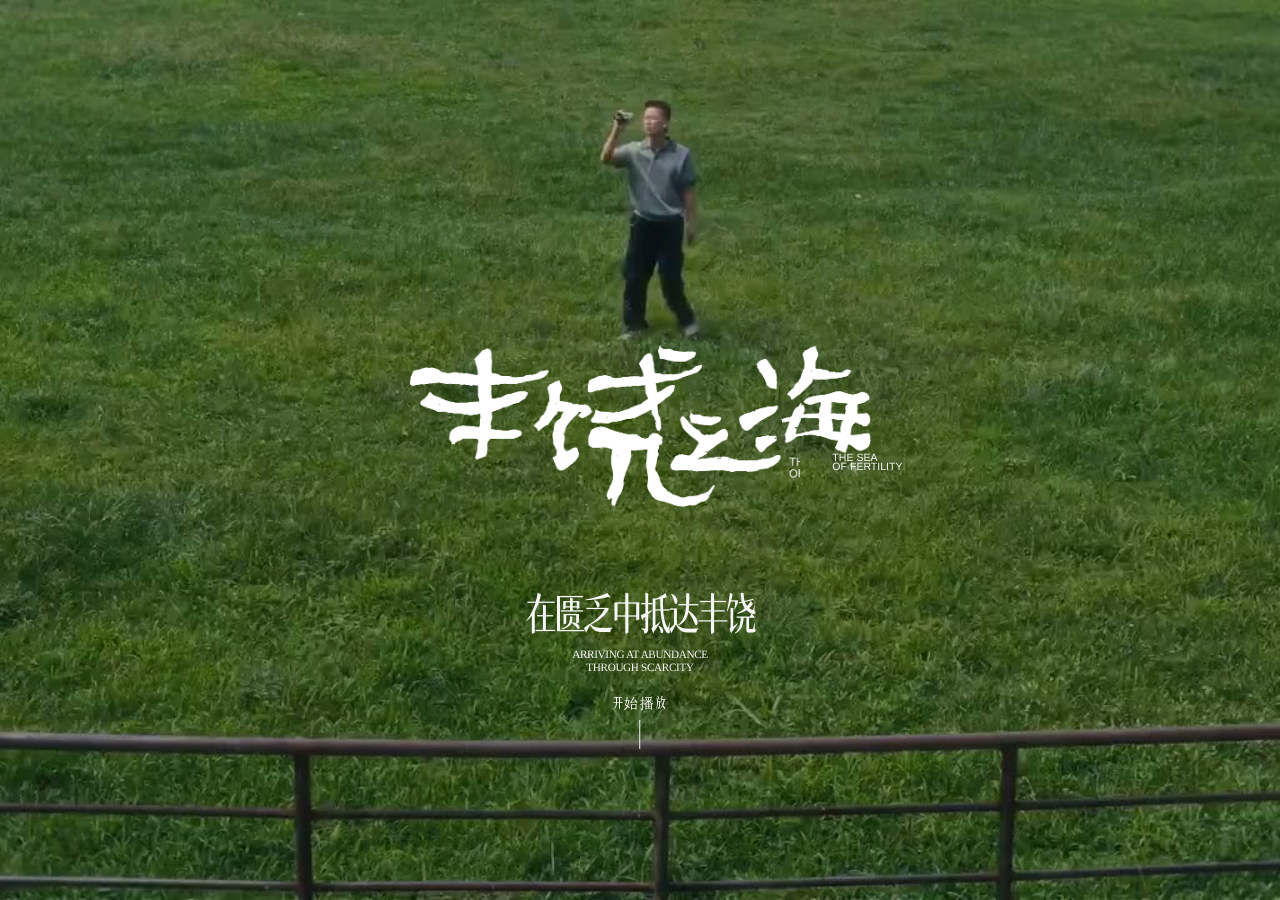
<file: stage-v2/index.html>
<!doctype html>
<html lang="zh-CN">
<head>
  <meta charset="utf-8">
  <meta name="viewport" content="width=device-width,initial-scale=1,maximum-scale=1,viewport-fit=cover">
  <meta name="theme-color" content="#315321">
  <meta name="description" content="李奥首张全长概念专辑《丰饶之海》">
  <title>丰饶之海 · 李奥</title>
  <base href="../">
  <script>document.documentElement.classList.add('scroll-driven','entry-pending');if(new URLSearchParams(location.search).get('diag')==='static')document.documentElement.classList.add('diag-static');window.__scrollDrivenMotion=true;</script>
  <link rel="stylesheet" href="./scene-assets/fonts/CorpSrcWinSong/site.css">
  <link rel="stylesheet" href="./scene-assets/vendor/swiper.min.css">
  <style>
    :root {
      --ink: rgba(255,255,255,.96);
      --serif: "CorpSrcWinSong","Songti SC","STSong","SimSun","Noto Serif CJK SC",serif;
      --latin: Didot,"Bodoni 72","Times New Roman",serif;
    }
    * { box-sizing: border-box; }
    html { background:#172113; scroll-snap-type:y mandatory; }
    body { margin:0; color:var(--ink); background:#172113; font-family:var(--serif); -webkit-font-smoothing:antialiased; text-rendering:geometricPrecision; }
    html.entry-pending,html.entry-pending body { overflow:hidden; }
    .entry-gate { position:fixed; inset:0; z-index:1000; overflow:hidden; background:#24401b url("./scene-assets/grass-still.jpg") center/cover no-repeat; opacity:1; transition:opacity .62s cubic-bezier(.22,.61,.36,1); }
    .entry-gate.is-leaving { opacity:0; pointer-events:none; }
    .entry-gate[hidden] { display:none; }
    .entry-gate .frame { opacity:1; }
    .entry-gate .cover-thesis,.entry-gate .cover-en { opacity:1; filter:none; }
    .entry-gate .cover-thesis { transform:translateX(-50%); }
    .entry-action { position:absolute; top:76.5%; left:50%; z-index:8; min-width:5.8em; padding:.5em .9em; border:0; color:rgba(255,255,255,.94); background:transparent; font:300 clamp(.72rem,2.8vw,.9rem)/1 var(--serif); letter-spacing:.12em; transform:translateX(-50%); }
    .entry-action::after { display:block; width:1px; height:1.8rem; margin:.65rem auto 0; background:currentColor; content:""; transform-origin:top; animation:entry-pulse 1.6s cubic-bezier(.4,0,.2,1) infinite; }
    .entry-action:not(.is-ready) { pointer-events:none; opacity:.78; }
    @keyframes entry-pulse { 0%,100%{transform:scaleY(.32);opacity:.32} 48%{transform:scaleY(1);opacity:.9} }
    .film { position:fixed; inset:0; z-index:0; overflow:hidden; background:#24401b; }
    .film video { position:absolute; inset:0; width:100%; height:100%; object-fit:cover; object-position:center; opacity:0; will-change:opacity; }
    .film-freeze { position:absolute; inset:0; display:none; width:100%; height:100%; object-fit:cover; pointer-events:none; }
    .film .film-grass { opacity:1; }
    .film::after { position:absolute; inset:0; content:""; pointer-events:none; background:transparent; }
    html.diag-static .film { background:url("./scene-assets/grass-still.jpg") center/cover no-repeat; }
    html.diag-static .film video { display:none!important; }
    main { position:relative; z-index:1; }
    .panel { position:relative; min-height:100svh; overflow:hidden; isolation:isolate; scroll-snap-align:start; scroll-snap-stop:always; }
    .frame { position:absolute; inset:0; width:min(100%,750px); height:100%; margin-inline:auto; opacity:var(--visibility,0); }
    .brand { position:absolute; top:max(2.5rem,calc(env(safe-area-inset-top) + 1rem)); right:7.3%; z-index:4; font:400 clamp(.53rem,1.55vw,.72rem)/.88 Arial,sans-serif; letter-spacing:-.035em; text-align:center; }
    .section-tag { position:absolute; top:max(2.4rem,calc(env(safe-area-inset-top) + .9rem)); left:7.1%; margin:0; font-size:clamp(1.12rem,4.5vw,2rem); font-weight:300; letter-spacing:.04em; }
    .reveal { opacity:0; transform:translateY(2.2rem); filter:blur(3px); transition:opacity .75s cubic-bezier(.2,.65,.25,1),transform 1s cubic-bezier(.2,.65,.25,1),filter .75s ease; transition-delay:var(--delay,0s); }
    .panel.is-active .reveal { opacity:1; transform:translateY(var(--drift,0)); filter:blur(0); }
    .panel.is-before .reveal { opacity:0; transform:translateY(-2.8rem); }
    .cover-thesis.reveal,.artist-mark.reveal,.artist-caption.reveal { transform:translate(-50%,2.2rem); }
    .panel.is-active .cover-thesis.reveal,.panel.is-active .artist-mark.reveal,.panel.is-active .artist-caption.reveal { transform:translate(-50%,var(--drift,0)); }
    .panel.is-before .cover-thesis.reveal,.panel.is-before .artist-mark.reveal,.panel.is-before .artist-caption.reveal { transform:translate(-50%,-2.8rem); }
    .title-image { display:block; object-fit:contain; }
    .frame > * { visibility:visible; }
    .psd-overlay {
      position:absolute;
      inset:0;
      display:block;
      width:100%;
      height:100%;
      object-fit:contain;
      object-position:center;
      pointer-events:none;
      user-select:none;
    }
    .art-title-plane,.live-content-stage,.live-motion-plane { position:absolute; inset:0; width:100%; height:100%; pointer-events:none; }
    .art-title-plane { z-index:2; overflow:hidden; }
    .art-title-plane img { position:absolute; inset:0; display:block; width:100%; height:100%; object-fit:contain; object-position:center; user-select:none; }
    .cover-art-left { clip-path:inset(35.91% 28.67% 42.89% 11.33%); }
    .cover-art-right { clip-path:inset(35.91% 12.67% 49.63% 71.33%); }
    .overview-art-top { clip-path:inset(8.98% 70.67% 78.90% 2.67%); }
    .overview-art-middle-left { clip-path:inset(21.10% 94% 77.16% 2.67%); }
    .overview-art-middle-right { clip-path:inset(21.10% 70.67% 77.16% 14%); }
    .overview-art-bottom { clip-path:inset(22.84% 70.67% 52.12% 2.67%); }
    .overview-art-en { position:absolute; top:21.1%; left:6%; z-index:3; font:400 clamp(.53rem,1.55vw,.72rem)/.88 Arial,sans-serif; letter-spacing:-.035em; }
    .live-content-stage { transform-origin:center; }
    .live-glyph { display:inline-block; will-change:auto; }
    .panel.is-near .live-glyph { will-change:transform,opacity; }
    .darian-live-word { position:absolute; left:8%; bottom:24.5%; z-index:3; margin:0; writing-mode:vertical-rl; color:var(--ink); font-size:clamp(3.2rem,15vw,6rem); font-weight:300; letter-spacing:.09em; line-height:1; pointer-events:none; }
    .darian-live-word .live-glyph { display:inline-block; }
    .darian-ghost-word { z-index:2; }
    .darian-title-placeholder { visibility:hidden; }
    .continuity-34 {
      position:fixed;
      inset:0;
      z-index:2;
      width:min(100%,750px);
      height:100svh;
      margin-inline:auto;
      opacity:0;
      pointer-events:none;
      transition:opacity .3s ease;
    }
    .continuity-34.is-visible { opacity:1; }
    .continuity-34 img { display:block; width:100%; height:100%; object-fit:contain; object-position:center; }
    .continuity-title { transition-duration:.72s; transition-timing-function:cubic-bezier(.22,.61,.36,1); }
    .page3-sequence,.page4-sequence,.page5-sequence,.page6-sequence,.pre-darian-sequence {
      position:fixed;
      inset:0;
      z-index:3;
      width:min(100%,750px);
      height:100svh;
      margin-inline:auto;
      opacity:0;
      pointer-events:none;
      transition:opacity .42s cubic-bezier(.3,0,.2,1);
    }
    .page4-sequence { transition-duration:.72s; transition-timing-function:cubic-bezier(.22,.61,.36,1); }
    .page5-sequence.is-running,.page6-sequence.is-running,.pre-darian-sequence.is-running { opacity:1; }
    .page5-sequence.is-reverse-hidden,.page6-sequence.is-reverse-hidden,.pre-darian-sequence.is-reverse-hidden {
      opacity:0 !important;
      transition:none !important;
    }
    .page5-sequence.preview-one .sentence-group:not(.sentence-1) { display:none; }
    .overview-motion {
      opacity:0;
      transform:translateX(-7.5%);
      will-change:transform,opacity;
    }
    .overview-thesis { left:6%; }
    .page3-sequence.is-running .overview-thesis { animation:overview-slide-in .82s cubic-bezier(.2,.7,.2,1) .12s both; }
    .page3-sequence.is-running .overview-chapter-1 { animation:overview-slide-in .88s cubic-bezier(.2,.7,.2,1) 1.02s both; }
    .page3-sequence.is-running .overview-chapter-2 { animation:overview-slide-in .88s cubic-bezier(.2,.7,.2,1) 1.30s both; }
    .page3-sequence.is-running .overview-chapter-3 { animation:overview-slide-in .88s cubic-bezier(.2,.7,.2,1) 1.58s both; }
    .page4-sequence.is-running .album-guide-motion { animation:overview-slide-in .82s cubic-bezier(.2,.7,.2,1) .12s both; }
    .page5-sequence.is-running .page5-tag-motion { animation:page5-tag-in .88s ease-out .08s both; }
    .page5-sequence.is-running .sentence-group { opacity:1; transform:none; }
    .page5-sequence.is-running .sentence-group.is-current .sentence-glyph {
      animation:glyph-rise-converge var(--glyph-duration) cubic-bezier(.16,.68,.2,1) var(--glyph-delay) both;
      will-change:transform,opacity;
    }
    .page5-sequence.is-running .sentence-group.is-complete .sentence-glyph { opacity:1; transform:translateY(0) scale(1); }
    .page5-sequence.is-exiting .sentence-group { opacity:1; }
    .page5-sequence.is-exiting .sentence-glyph {
      animation:glyph-spread-exit 1.05s cubic-bezier(.4,0,.22,1) both !important;
      will-change:transform,opacity;
    }
    .page5-sequence.is-exiting .page5-tag-motion { animation:page5-tag-out .72s ease-in both !important; }
    .page6-static { opacity:0; }
    .page6-sequence.is-running .page6-static { animation:page6-static-in .72s cubic-bezier(.22,.61,.36,1) .12s both; }
    .page6-sentence { position:absolute; inset:0; opacity:1; }
    .page6-glyph { position:absolute; opacity:0; transform:translateY(calc(32px + var(--spread-index) * clamp(7px,1.45vw,11px))) scale(1.14); pointer-events:none; }
    .page6-sequence.is-running .page6-sentence.is-current .page6-glyph {
      animation:glyph-rise-converge var(--glyph-duration) cubic-bezier(.16,.68,.2,1) var(--glyph-delay) both;
      will-change:transform,opacity;
    }
    .page6-sequence.is-running .page6-sentence.is-complete .page6-glyph { opacity:1; transform:translateY(0) scale(1); }
    .page6-sequence.is-exiting .page6-glyph {
      animation:glyph-spread-exit 1.05s cubic-bezier(.4,0,.22,1) both !important;
      will-change:transform,opacity;
    }
    .page6-sequence.is-exiting .page6-static { animation:page5-tag-out .72s ease-in both !important; }
    .pre-darian-static { opacity:0; }
    .pre-darian-sequence.is-running .pre-darian-static { animation:page6-static-in .72s cubic-bezier(.22,.61,.36,1) .12s both; }
    .pre-darian-group { position:absolute; inset:0; opacity:1; }
    .pre-darian-glyph { position:absolute; opacity:0; transform:translateY(calc(32px + var(--spread-index) * clamp(7px,1.45vw,11px))) scale(1.14); pointer-events:none; }
    .pre-darian-sequence.is-running .pre-darian-group.is-current .pre-darian-glyph {
      animation:glyph-rise-converge var(--glyph-duration) cubic-bezier(.16,.68,.2,1) var(--glyph-delay) both;
      will-change:transform,opacity;
    }
    .pre-darian-sequence.is-running .pre-darian-group.is-complete .pre-darian-glyph { opacity:1; transform:translateY(0) scale(1); }
    .pre-darian-sequence.is-exiting .pre-darian-glyph {
      animation:glyph-spread-exit 1.05s cubic-bezier(.4,0,.22,1) both !important;
      will-change:transform,opacity;
    }
    .pre-darian-sequence.is-exiting .pre-darian-static { animation:page5-tag-out .72s ease-in both !important; }
    .page5-sequence.is-running.is-reverse .page5-tag-motion,
    .page6-sequence.is-running.is-reverse .page6-static,
    .pre-darian-sequence.is-running.is-reverse .pre-darian-static {
      opacity:1;
      animation:none !important;
    }
    .page5-sequence.is-running.is-reverse .sentence-glyph,
    .page6-sequence.is-running.is-reverse .page6-glyph,
    .pre-darian-sequence.is-running.is-reverse .pre-darian-glyph {
      opacity:1;
      transform:translateY(0) scale(1);
      animation:none !important;
      will-change:auto;
    }
    @keyframes overview-slide-in {
      0% { opacity:0; transform:translateX(-7.5%); }
      36% { opacity:.76; }
      100% { opacity:1; transform:translateX(0); }
    }
    .page5-tag-motion { opacity:0; }
    .sentence-group { position:absolute; inset:0; opacity:0; }
    .sentence-glyph { opacity:0; transform:translateY(calc(32px + var(--spread-index) * clamp(7px,1.45vw,11px))) scale(1.14); }
    @keyframes page5-tag-in { from{opacity:0} to{opacity:1} }
    @keyframes sentence-rise {
      0% { opacity:0; transform:translateY(4.8%); }
      30% { opacity:.62; }
      100% { opacity:1; transform:translateY(0); }
    }
    @keyframes glyph-rise-converge {
      0% { opacity:0; transform:translateY(calc(32px + var(--spread-index) * clamp(7px,1.45vw,11px))) scale(1.14); }
      14% { opacity:.76; }
      34% { opacity:.98; }
      100% { opacity:1; transform:translateY(0) scale(1); }
    }
    @keyframes glyph-spread-exit {
      0% { opacity:1; transform:translateY(0) scale(1); }
      52% { opacity:.84; }
      100% { opacity:0; transform:translateY(var(--exit-shift)) scale(.98); }
    }
    @keyframes page5-tag-out { from{opacity:1} to{opacity:0} }
    @keyframes page6-static-in { from{opacity:0} to{opacity:1} }
    .cover-title { position:absolute; top:38%; left:8%; width:76%; }
    .cover-en { position:absolute; top:50.4%; right:15%; font:.66rem/.88 Arial,sans-serif; }
    .cover-thesis { position:absolute; top:65.1%; left:50%; width:82%; margin:0; transform:translateX(-50%); font-size:clamp(1.42rem,6.3vw,2.75rem); font-weight:300; letter-spacing:-.05em; text-align:center; }
    .cover-thesis small,.artist-caption small { display:block; margin-top:.32rem; font:clamp(.47rem,1.8vw,.7rem)/1.12 var(--latin); letter-spacing:-.03em; text-transform:uppercase; }
    .artist-mark { position:absolute; top:33.5%; left:50%; width:32%; max-height:29%; transform:translateX(-50%); }
    .artist-caption { position:absolute; top:64.3%; left:50%; width:80%; margin:0; transform:translateX(-50%); font-size:clamp(1.2rem,5.5vw,2.4rem); font-weight:300; text-align:center; }
    .vertical-title { position:absolute; top:10.3%; left:4.2%; width:27%; height:42%; object-fit:contain; object-position:left top; }
    .vertical-thesis { position:absolute; top:51.8%; left:4.4%; margin:0; font-size:clamp(1.15rem,5vw,2.2rem); font-weight:300; letter-spacing:-.05em; }
    .vertical-thesis small { display:block; margin-top:.18rem; font:clamp(.43rem,1.6vw,.63rem)/1 var(--latin); text-transform:uppercase; }
    .chapter-index { position:absolute; right:6.8%; bottom:28.6%; display:flex; align-items:baseline; gap:clamp(.8rem,4vw,2rem); font-size:clamp(1.12rem,5.5vw,2.35rem); }
    .chapter-index span { white-space:nowrap; } .chapter-index i { font-style:normal; opacity:.55; } .chapter-index small { margin-right:.18rem; font:.72em/1 var(--latin); }
    .album-guide { position:absolute; right:9%; bottom:26.2%; display:flex; align-items:center; gap:.72rem; margin:0; font-size:clamp(1.5rem,6vw,2.7rem); font-weight:300; }
    .album-guide::before { width:4.5rem; height:1px; background:currentColor; content:""; }
    .album-guide small { font:clamp(.55rem,1.8vw,.75rem)/1 var(--latin); text-transform:uppercase; }
    .vertical-copy { position:absolute; inset:13.2% 6.5% 12.5%; }
    .vline,.track { position:absolute; top:var(--y,10%); left:var(--x); margin:0; writing-mode:vertical-rl; text-orientation:upright; font-size:var(--size,clamp(1rem,4.4vw,1.9rem)); font-weight:300; line-height:1.22; letter-spacing:.13em; white-space:nowrap; }
    .vline.emphasis { font-size:var(--size,clamp(1.7rem,7vw,3rem)); letter-spacing:.08em; }
    .chapter-name { position:absolute; top:14.7%; right:6.8%; margin:0; writing-mode:vertical-rl; font-size:clamp(2.1rem,9vw,4rem); font-weight:300; letter-spacing:.14em; }
    .chapter-name small { margin-top:.5rem; font:clamp(.42rem,1.5vw,.6rem)/1 var(--latin); letter-spacing:.08em; text-transform:uppercase; }
    .track { font-size:var(--size,clamp(1.08rem,5.2vw,2.2rem)); line-height:1.16; letter-spacing:.12em; }
    .track small { margin-bottom:.4rem; font:clamp(.72rem,2.5vw,1rem)/1 var(--latin); letter-spacing:0; }
    .darian-title { position:absolute; left:8%; bottom:24.5%; margin:0; writing-mode:vertical-rl; font-size:clamp(3.2rem,15vw,6rem); font-weight:300; letter-spacing:.09em; line-height:1; }
    .darian-title::before,.darian-title::after { position:absolute; width:1.5rem; height:1.5rem; content:""; }
    .darian-title::before { top:-.9rem; right:-.85rem; border-top:1px solid; border-right:1px solid; }
    .darian-title::after { bottom:-.9rem; left:-.85rem; border-bottom:1px solid; border-left:1px solid; }
    .darian-title small { margin-top:.4rem; font:.13em/1 Arial,sans-serif; letter-spacing:.04em; text-transform:uppercase; }
    .darian-summary { position:absolute; top:45.3%; left:24%; width:25%; height:34%; margin:0; writing-mode:vertical-rl; text-orientation:mixed; color:var(--ink); font-size:clamp(1rem,4.4vw,1.9rem); font-weight:300; line-height:1.22; letter-spacing:.13em; }
    .darian-base { z-index:1; }
    .darian-motion-layer {
      z-index:2;
      opacity:0;
      transform-origin:var(--origin-x) var(--origin-y);
      will-change:transform,opacity;
    }
    .darian-main-layer { z-index:3; }
    .darian-intro-panel.is-darian-running .darian-main-layer {
      animation:darian-main-converge var(--motion-duration) cubic-bezier(.18,.72,.2,1) var(--motion-delay) both;
    }
    .darian-intro-panel.is-darian-running .darian-ghost-layer {
      animation:darian-ghost-disappear var(--ghost-duration) cubic-bezier(.2,.62,.22,1) var(--motion-delay) both;
    }
    @keyframes darian-main-converge {
      0% { opacity:0; transform:translate(var(--from-x),var(--from-y)) scale(2); }
      12% { opacity:1; }
      100% { opacity:1; transform:translate(0,0) scale(1); }
    }
    @keyframes darian-ghost-disappear {
      0% { opacity:.18; transform:translate(var(--from-x),var(--from-y)) scale(6); }
      42% { opacity:.13; }
      76% { opacity:.055; }
      100% { opacity:0; transform:translate(0,0) scale(2.1); }
    }
    .chorus { position:absolute; top:42.2%; left:50%; width:90%; transform:translate(-50%,-50%); text-align:center; }
    .chorus.reveal { transform:translate(-50%,calc(-50% + 2.2rem)); }
    .panel.is-active .chorus.reveal { transform:translate(-50%,calc(-50% + var(--drift,0px))); }
    .panel.is-before .chorus.reveal { transform:translate(-50%,calc(-50% - 2.8rem)); }
    .chorus h2 { margin:0; font-size:clamp(2.8rem,13.5vw,6.2rem); font-weight:300; line-height:1; letter-spacing:.03em; }
    .chorus strong { display:block; margin-top:.18rem; font:clamp(1.8rem,7.5vw,3.5rem)/1 var(--latin); text-transform:uppercase; }
    .continuation-lockup { position:absolute; inset:0; display:grid; place-items:center; }
    .continuation-title { margin:0; writing-mode:vertical-rl; text-orientation:upright; font-size:clamp(2rem,8vw,4rem); font-weight:300; line-height:1; letter-spacing:.32em; }
    .chorus p { margin:2.4rem 0 0; font-size:clamp(1.24rem,5vw,2.2rem); font-weight:300; }
    .hook-type-scene { position:absolute; inset:0; z-index:4; overflow:hidden; container-type:inline-size; visibility:visible!important; pointer-events:none; }
    .hook-type-word { position:absolute; top:calc(50% - 14.833cqw); left:50%; display:flex; gap:2.55cqw; margin:0; translate:-50% -50%; color:var(--ink); font:400 clamp(2.7rem,11.8cqw,5.5rem)/1 var(--serif); white-space:nowrap; transform-origin:center; will-change:transform,opacity; }
    .hook-type-glyph { display:inline-block; opacity:0; }
    .hook-type-dyd { position:absolute; top:calc(50% - 5.5cqw); left:50%; margin:0; translate:-50% -50%; color:var(--ink); font:400 clamp(1.5rem,5cqw,2.35rem)/1 var(--serif); letter-spacing:9vw; white-space:nowrap; opacity:0; transform-origin:center; }
    .hook-type-cycle { position:absolute; top:52.22%; left:50%; width:6em; height:1.25em; margin-left:-3em; color:var(--ink); font-family:var(--serif); font-size:clamp(1.24rem,5vw,2.2rem); font-weight:300; line-height:1; text-align:center; white-space:nowrap; }
    .hook-type-cycle span { position:absolute; inset:0; display:block; opacity:0; }
    html.scroll-driven .hook-type-test { height:64svh!important; min-height:64svh!important; }
    html.scroll-driven .darian-verse-final-panel { height:110svh!important; min-height:110svh!important; }
    .scroll-cue { position:fixed; right:max(1rem,env(safe-area-inset-right)); bottom:max(1.25rem,env(safe-area-inset-bottom)); z-index:5; display:flex; align-items:center; gap:.55rem; font:.56rem/1 Arial,sans-serif; letter-spacing:.14em; opacity:.7; transition:opacity .3s; }
    .scroll-cue::after { width:1.8rem; height:1px; background:currentColor; content:""; } body.at-end .scroll-cue { opacity:0; }
    html.scroll-driven { scroll-snap-type:none; scroll-behavior:auto; }
    html.scroll-driven .panel { height:76svh; min-height:76svh; overflow:clip; scroll-snap-align:none; scroll-snap-stop:normal; }
    html.scroll-driven .frame { position:relative; inset:auto; top:auto; width:min(100%,750px); height:100svh; margin-inline:auto; opacity:1; }
    html.scroll-driven .page3-sequence,
    html.scroll-driven .page4-sequence,
    html.scroll-driven .page5-sequence,
    html.scroll-driven .page6-sequence,
    html.scroll-driven .pre-darian-sequence {
      position:absolute;
      inset:0;
      width:100%;
      height:100svh;
      margin:0;
      visibility:visible;
    }
    html.scroll-driven .continuity-34 { display:none; }
    html.scroll-driven .page3-sequence,
    html.scroll-driven .page4-sequence,
    html.scroll-driven .page5-sequence,
    html.scroll-driven .page6-sequence,
    html.scroll-driven .pre-darian-sequence { display:none; }
    html.scroll-driven .page-ruler {
      z-index:8;
      opacity:1 !important;
      transform:none !important;
      object-position:center top;
      clip-path:inset(0 0 92% 0);
    }
    html.scroll-driven .page-content-layer,
    html.scroll-driven .local-static-content { clip-path:inset(25% 0 0 0); }
    html.scroll-driven .natural-page-title,
    html.scroll-driven .natural-page-brand { z-index:7; opacity:1; transform:none; }
    html.scroll-driven .continuation-lockup { translate:0 -24svh; }
    html.scroll-driven .scroll-cue { display:none; }
    html.scroll-driven .darian-verse-panel .page-content-layer { opacity:0 !important; }
    .darian-verse-sequence { position:absolute; inset:0; z-index:4; width:100%; height:100svh; pointer-events:none; }
    html.scroll-driven .frame > .darian-verse-sequence { visibility:visible; }
    .darian-verse-window { position:absolute; overflow:hidden; opacity:0; will-change:transform,opacity,clip-path; }
    .darian-verse-source { position:absolute; display:block; max-width:none; object-fit:contain; object-position:center; pointer-events:none; user-select:none; }
    html.scroll-driven .psd-overlay.reveal { opacity:1; transform:none; filter:none; transition:none; }
    html.scroll-driven .reveal { opacity:1; transform:none; filter:none; transition:none; }
    html.scroll-driven .cover-thesis.reveal,
    html.scroll-driven .artist-mark.reveal,
    html.scroll-driven .artist-caption.reveal { transform:translateX(-50%); }
    html.scroll-driven .chorus.reveal { transform:translate(-50%,-50%); }
    html.scroll-driven .page3-sequence,
    html.scroll-driven .page4-sequence,
    html.scroll-driven .page5-sequence,
    html.scroll-driven .page6-sequence,
    html.scroll-driven .pre-darian-sequence,
    html.scroll-driven .continuity-34 { transition:none; }
    html.scroll-driven .darian-motion-layer { animation:none !important; }
    .live-artboard { position:absolute; top:50%; left:50%; width:min(100%,74.813svh); aspect-ratio:1500/2005; translate:-50% -50%; container-type:inline-size; pointer-events:none; }
    .live-artboard .live-content-stage { pointer-events:auto; }
    .live-artboard .brand { top:4.75%; right:6.8%; font:400 1.8cqw/.88 Arial,sans-serif; }
    .live-artboard .section-tag { top:4.1%; left:6.5%; font-size:3.55cqw; line-height:1; }
    .live-artboard .overview-art-en { font:400 1.8cqw/.88 Arial,sans-serif; }
    .live-artboard .cover-en { font:1.6cqw/.88 Arial,sans-serif; }
    .live-artboard .cover-thesis { top:64.2%; font-size:4.2cqw; line-height:1; }
    .live-artboard .cover-thesis small,
    .live-artboard .artist-caption small { font:1.7cqw/1.12 var(--latin); }
    .live-artboard .artist-caption { font-size:4.2cqw; }
    .live-artboard .vertical-thesis { font-size:4cqw; line-height:1; }
    .live-artboard .chapter-index { gap:3cqw; font-size:3.6cqw; }
    .live-artboard .chapter-name { font-size:5.3cqw; line-height:1; }
    .live-artboard .chapter-name small { font:1cqw/1 var(--latin); }
    .live-artboard .continuation-title { font-size:7.2cqw; line-height:1; letter-spacing:.32em; }
    .absolute-glyph-line { position:absolute!important; inset:0!important; margin:0!important; writing-mode:horizontal-tb!important; font-size:4cqw!important; line-height:1!important; letter-spacing:0!important; white-space:normal!important; }
    .absolute-glyph-line .live-glyph { position:absolute; display:flex; align-items:center; justify-content:center; font-size:4cqw; line-height:1; }
    .absolute-glyph-line.emphasis .live-glyph { font-size:5.3cqw; }
    .absolute-glyph-line .live-glyph.is-track-number { font-family:var(--latin); font-size:2.4cqw; }
    .absolute-glyph-line .live-glyph.is-track-dot { font-family:var(--latin); font-size:2.1cqw; }
    .darian-verse-panel .vertical-copy { container-type:inline-size; }
    .verse-positioned { margin:0!important; writing-mode:vertical-rl!important; text-orientation:upright; font-size:var(--verse-size,4cqw)!important; font-weight:300; line-height:1!important; letter-spacing:var(--verse-ls,.8cqw)!important; white-space:pre!important; }
    .live-artboard .darian-title { top:45.29%; left:7.4%; bottom:auto; width:13.7%; height:31.52%; writing-mode:horizontal-tb; font-size:0; letter-spacing:0; }
    .live-artboard .darian-title::before { top:0; left:0; right:auto; width:3cqw; height:3cqw; border:0; border-top:1px solid; border-left:1px solid; }
    .live-artboard .darian-title::after { right:0; bottom:0; left:auto; width:3cqw; height:3cqw; border:0; border-right:1px solid; border-bottom:1px solid; }
    .live-artboard .darian-title small { position:absolute; top:8%; left:88%; margin:0; writing-mode:vertical-rl; font:1.35cqw/1 Arial,sans-serif; letter-spacing:.04em; }
    .live-artboard .darian-summary { top:45.3%; left:24%; width:25%; height:34%; font-size:4cqw; line-height:1.22; letter-spacing:.13em; }
    .frame > .darian-live-word { position:absolute; inset:0; z-index:3; margin:0; writing-mode:horizontal-tb; color:var(--ink); font-weight:300; line-height:1; pointer-events:none; }
    .darian-glyph-plane { position:absolute; inset:0; transform-origin:center; }
    .darian-glyph-artboard .live-glyph { position:absolute; display:flex; align-items:center; justify-content:center; font-size:10.7cqw; line-height:1; }
    .darian-glyph-plane:nth-child(1) .live-glyph { top:47.78%; left:10.53%; width:7.67%; height:7.98%; }
    .darian-glyph-plane:nth-child(2) .live-glyph { top:57.71%; left:10.60%; width:7.53%; height:7.08%; }
    .darian-glyph-plane:nth-child(3) .live-glyph { top:66.38%; left:10.60%; width:7.53%; height:8.08%; }
    @media (min-width:751px) { .frame { background:rgba(15,31,11,.025); } .vline,.track { letter-spacing:.1em; } }
    @media (prefers-reduced-motion:reduce) { html{scroll-behavior:auto}.reveal{transition:none}.overview-motion,.sentence-group,.sentence-glyph,.page5-tag-motion,.page6-static,.page6-sentence,.page6-glyph,.pre-darian-static,.pre-darian-group,.pre-darian-glyph{opacity:1;scale:1;transform:none;animation:none!important}.film video{display:none}.film{background:url("./scene-assets/grass-still.jpg") center/cover no-repeat} }
    html.swiper-pilot { height:100%; overflow:hidden; scroll-snap-type:none; }
    html.swiper-pilot body { height:100%; overflow:hidden; overscroll-behavior:none; }
    html.swiper-pilot main.swiper { position:relative; width:100%; height:100svh; overflow:hidden; }
    html.swiper-pilot .swiper-wrapper { width:100%; height:100%; }
    html.swiper-pilot .panel.swiper-slide { width:100%; min-height:100%; height:100%; flex:0 0 100%; overflow:hidden; scroll-snap-align:none; scroll-snap-stop:normal; }
    html.swiper-pilot .panel .frame { --visibility:1; }
    html.swiper-pilot .panel:not(.is-near) { visibility:hidden; }
    html.swiper-pilot .scroll-cue { display:none; }
    html.isolate-motion .film video { display:block!important; }
  </style>
</head>
<body>
  <div class="entry-gate" aria-label="页面载入">
    <div class="frame">
      <div class="art-title-plane cover-art" role="img" aria-label="丰饶之海">
        <img class="cover-art-left entry-critical-image" src="./scene-assets/psd-overlays/01.png" alt="" aria-hidden="true">
        <img class="cover-art-right entry-critical-image" src="./scene-assets/psd-overlays/01.png" alt="" aria-hidden="true">
      </div>
      <div class="cover-en">THE SEA<br>OF FERTILITY</div>
      <h1 class="cover-thesis">在匮乏中抵达丰饶<small>ARRIVING AT ABUNDANCE<br>THROUGH SCARCITY</small></h1>
      <button class="entry-action" type="button" aria-disabled="true">载入中</button>
    </div>
  </div>
  <div class="film" aria-hidden="true">
    <video class="film-grass" muted loop playsinline webkit-playsinline x5-playsinline x5-video-player-type="h5-page" preload="none" poster="./scene-assets/grass-still.jpg" data-src-mobile="./scene-assets/video-lite/grass-15s-720p.mp4" data-src-desktop="./scene-assets/video-lite/grass-15s-1080p-original.mp4"></video>
    <video class="film-single" muted loop playsinline webkit-playsinline x5-playsinline x5-video-player-type="h5-page" preload="none" poster="./scene-assets/building-still.jpg" data-src-mobile="./scene-assets/video-lite/building-15s-720p.mp4" data-src-desktop="./scene-assets/video-lite/building-15s-1080p-original.mp4"></video>
  </div>
  <audio class="album-audio" preload="none" loop src="./scene-assets/album-intro.mp3"></audio>
  <audio class="darian-audio" preload="none" loop src="./scene-assets/darian.mp3"></audio>
  <main>
    <section class="panel" aria-label="丰饶之海封面"><div class="frame">
      <div class="art-title-plane cover-art" role="img" aria-label="丰饶之海">
        <img class="cover-art-left" src="./scene-assets/psd-overlays/01.png" alt="" aria-hidden="true">
        <img class="cover-art-right" src="./scene-assets/psd-overlays/01.png" alt="" aria-hidden="true">
      </div>
      <div class="cover-en reveal" style="--delay:.12s">THE SEA<br>OF FERTILITY</div>
      <h1 class="cover-thesis reveal" style="--delay:.2s">在匮乏中抵达丰饶<small>ARRIVING AT ABUNDANCE<br>THROUGH SCARCITY</small></h1>
    </div></section>
    <section class="panel" aria-label="李奥"><div class="frame">
      <img class="title-image artist-mark reveal" src="./scene-assets/home-artist.png" alt="李奥">
      <p class="artist-caption reveal" style="--delay:.15s">个人首张全长概念专辑<small>DEBUT FULL-LENGTH<br>CONCEPT ALBUM</small></p>
    </div></section>
    <section class="panel" aria-label="三章总览"><div class="frame">
      <div class="brand">THE SEA<br>OF FERTILITY</div>
      <div class="art-title-plane overview-art" role="img" aria-label="丰饶之海">
        <img class="overview-art-top" src="./scene-assets/psd-overlays/shared-title-34.png" alt="" aria-hidden="true">
        <img class="overview-art-middle-left" src="./scene-assets/psd-overlays/shared-title-34.png" alt="" aria-hidden="true">
        <img class="overview-art-middle-right" src="./scene-assets/psd-overlays/shared-title-34.png" alt="" aria-hidden="true">
        <img class="overview-art-bottom" src="./scene-assets/psd-overlays/shared-title-34.png" alt="" aria-hidden="true">
      </div>
      <div class="overview-art-en">THE SEA<br>OF FERTILITY</div>
      <p class="vertical-thesis reveal" style="--delay:.12s">在匮乏中抵达丰饶<small>ARRIVING AT ABUNDANCE<br>THROUGH SCARCITY</small></p>
      <div class="chapter-index reveal" style="--delay:.22s"><span><small>01</small>出发</span><i>｜</i><span><small>02</small>发现</span><i>｜</i><span><small>03</small>融解</span></div>
    </div></section>
    <section class="panel" aria-label="专辑简介第一段"><div class="frame">
      <p class="section-tag">「专辑简介」</p><div class="brand">THE SEA<br>OF FERTILITY</div><div class="vertical-copy">
        <p class="vline reveal" style="--x:88%;--y:8%;--delay:.02s">人类曾把未抵达的月球</p>
        <p class="vline reveal" style="--x:71%;--y:26%;--delay:.08s">想象成一片汪洋，</p>
        <p class="vline reveal" style="--x:54%;--y:28%;--delay:.14s">抵达后却发现</p>
        <p class="vline emphasis reveal" style="--x:35%;--y:18%;--delay:.2s">「不过一片贫瘠。」</p>
        <p class="vline reveal" style="--x:18%;--y:39%;--delay:.26s">我们也常如此</p>
        <p class="vline reveal" style="--x:1%;--y:29%;--delay:.32s">想象人生的远方。</p>
      </div>
    </div></section>
    <section class="panel" aria-label="专辑简介第二段"><div class="frame">
      <p class="section-tag">「专辑简介」</p><div class="brand">THE SEA<br>OF FERTILITY</div><div class="vertical-copy">
        <p class="vline reveal" style="--x:88%;--y:34%;--delay:.02s">当离开故乡，</p>
        <p class="vline reveal" style="--x:70%;--y:16%;--delay:.08s">进入一个承诺丰饶的时代；</p>
        <p class="vline reveal" style="--x:52%;--y:28%;--delay:.14s">最后发现人真正要学的，</p>
        <p class="vline emphasis reveal" style="--x:35%;--y:31%;--delay:.2s">「不是抵达，」</p>
        <p class="vline reveal" style="--x:18%;--y:13%;--delay:.26s">而是在失去、幻象和变化中，</p>
        <p class="vline reveal" style="--x:1%;--y:28%;--delay:.32s">仍保有感受、爱与回答的能力。</p>
      </div>
    </div></section>
    <section class="panel" aria-label="专辑简介第三段"><div class="frame">
      <p class="section-tag">「专辑简介」</p><div class="brand">THE SEA<br>OF FERTILITY</div><div class="vertical-copy">
        <p class="vline reveal" style="--x:89%;--y:10%;--delay:.02s">专辑内部暗藏了一条</p>
        <p class="vline reveal" style="--x:73%;--y:22%;--delay:.07s">由《太空流民#123》系列</p>
        <p class="vline reveal" style="--x:58%;--y:15%;--delay:.12s">串联起来的故事线，</p>
        <p class="vline reveal" style="--x:43%;--y:8%;--delay:.17s">它讲述的并非关于星际旅行，</p>
        <p class="vline emphasis reveal" style="--x:27%;--y:25%;--delay:.22s">「而是一场向内的远征。」</p>
        <p class="vline reveal" style="--x:12%;--y:15%;--delay:.27s">通过这三首歌把专辑分为三个篇章，</p>
        <p class="vline reveal" style="--x:-3%;--y:31%;--delay:.32s">曲目由此排开。</p>
      </div>
    </div></section>

    <section class="panel" aria-label="第一章 出发"><div class="frame">
      <p class="section-tag">「第一章」</p><div class="brand">THE SEA<br>OF FERTILITY</div><h2 class="chapter-name reveal">「出发」<small>SET OUT</small></h2>
      <p class="track reveal" style="--x:63%;--y:19%;--delay:.06s"><small>01 ·</small>太空流民#1 出发</p>
      <p class="track reveal" style="--x:43%;--y:29%;--delay:.12s"><small>02 ·</small>达里安</p>
      <p class="track reveal" style="--x:23%;--y:19%;--delay:.18s"><small>03 ·</small>一天</p>
      <p class="track reveal" style="--x:6%;--y:28%;--delay:.24s"><small>04 ·</small>奔跑时的几要素</p>
    </div></section>
    <section class="panel" aria-label="第二章 发现"><div class="frame">
      <p class="section-tag">「第二章」</p><div class="brand">THE SEA<br>OF FERTILITY</div><h2 class="chapter-name reveal">「发现」<small>FIND OUT</small></h2>
      <p class="track reveal" style="--x:69%;--y:20%;--delay:.04s"><small>05 ·</small>太空流民#2 发现</p>
      <p class="track reveal" style="--x:55%;--y:28%;--delay:.08s"><small>06 ·</small>石滩</p>
      <p class="track reveal" style="--x:41%;--y:34%;--delay:.12s"><small>07 ·</small>云景路</p>
      <p class="track reveal" style="--x:27%;--y:27%;--delay:.16s"><small>08 ·</small>落水狗</p>
      <p class="track reveal" style="--x:13%;--y:20%;--delay:.2s"><small>09 ·</small>观看坍塌的几种姿势</p>
      <p class="track reveal" style="--x:1%;--y:36%;--delay:.24s"><small>10 ·</small>Limbo</p>
    </div></section>
    <section class="panel" aria-label="第三章 融解"><div class="frame">
      <p class="section-tag">「第三章」</p><div class="brand">THE SEA<br>OF FERTILITY</div><h2 class="chapter-name reveal">「融解」<small>FADE OUT</small></h2>
      <p class="track reveal" style="--x:63%;--y:20%;--delay:.06s"><small>11 ·</small>太空流民#3 融解</p>
      <p class="track reveal" style="--x:43%;--y:34%;--delay:.12s"><small>12 ·</small>矛盾雨</p>
      <p class="track reveal" style="--x:23%;--y:20%;--delay:.18s"><small>13 ·</small>丰饶之海</p>
      <p class="track reveal" style="--x:6%;--y:36%;--delay:.24s"><small>14 ·</small>是的</p>
    </div></section>

    <section class="panel darian-intro-panel" aria-label="首发单曲 达里安"><div class="frame">
      <p class="section-tag">「首发单曲」</p><div class="brand">THE SEA<br>OF FERTILITY</div><h2 class="darian-title reveal">「达里安」<small>DARIAN</small></h2><p class="darian-summary reveal">地里的泥、工地的灰、厂房里的铁屑，最后都长进了人的骨头。</p>
    </div></section>
    <section class="panel" aria-label="达里安歌词第一段"><div class="frame">
      <p class="section-tag">「首发单曲」</p><div class="brand">THE SEA<br>OF FERTILITY</div><div class="vertical-copy">
        <p class="vline reveal" style="--x:88%;--y:16%;--delay:.02s">劳作后收起　他耕地的犁</p>
        <p class="vline reveal" style="--x:73%;--y:8%;--delay:.07s">叫他怎能忘记　土地教的道理</p>
        <p class="vline reveal" style="--x:58%;--y:19%;--delay:.12s">矛盾和洗礼　无需来临</p>
        <p class="vline reveal" style="--x:43%;--y:25%;--delay:.17s">一贯随形如影　教他献祭自己</p>
        <p class="vline reveal" style="--x:28%;--y:6%;--delay:.22s">山谷在夜里唱枯萎和新生的歌剧</p>
        <p class="vline reveal" style="--x:13%;--y:13%;--delay:.27s">农夫在田野写劳苦和希望的诗句</p>
        <p class="vline reveal" style="--x:-2%;--y:18%;--delay:.32s">WU　生活扣进肩里　用汗水　把辛劳洗净</p>
      </div>
    </div></section>
    <section class="panel" aria-label="达里安 勿亡"><div class="frame"><p class="section-tag">「首发单曲」</p><div class="brand">THE SEA<br>OF FERTILITY</div><div class="chorus reveal"><h2>达里安</h2><strong>DON’T YOU DIE</strong><p>勿亡</p></div></div></section>
    <section class="panel" aria-label="达里安 坚持下去"><div class="frame"><p class="section-tag">「首发单曲」</p><div class="brand">THE SEA<br>OF FERTILITY</div><div class="chorus reveal"><h2>达里安</h2><strong>DON’T YOU DIE</strong><p>坚持下去</p></div></div></section>
    <section class="panel" aria-label="达里安 不要放弃"><div class="frame"><p class="section-tag">「首发单曲」</p><div class="brand">THE SEA<br>OF FERTILITY</div><div class="chorus reveal"><h2>达里安</h2><strong>DON’T YOU DIE</strong><p>不要放弃</p></div></div></section>
    <section class="panel" aria-label="达里安 活着"><div class="frame"><p class="section-tag">「首发单曲」</p><div class="brand">THE SEA<br>OF FERTILITY</div><div class="chorus reveal"><h2>达里安</h2><strong>DON’T YOU DIE</strong><p>活着</p></div></div></section>
    <section class="panel" aria-label="达里安歌词第二段"><div class="frame">
      <p class="section-tag">「首发单曲」</p><div class="brand">THE SEA<br>OF FERTILITY</div><div class="vertical-copy">
        <p class="vline reveal" style="--x:88%;--y:15%;--delay:.02s">文明的远景　他优先出局</p>
        <p class="vline reveal" style="--x:73%;--y:6%;--delay:.07s">功成便隐踪迹　等候新的泡影</p>
        <p class="vline reveal" style="--x:58%;--y:25%;--delay:.12s">车间的铆钉　铆住手臂</p>
        <p class="vline reveal" style="--x:43%;--y:20%;--delay:.17s">无心再看风景　困住他在原地</p>
        <p class="vline reveal" style="--x:28%;--y:7%;--delay:.22s">城市里广厦多眩目令他遥不可及</p>
        <p class="vline reveal" style="--x:13%;--y:17%;--delay:.27s">走出了山里又走入了另一座山林</p>
        <p class="vline reveal" style="--x:-2%;--y:6%;--delay:.32s">Wu　人们丢掉自己　过一阵　又找回自己</p>
      </div>
    </div></section>
    <section class="panel continuation-panel" aria-label="未完待续"><div class="frame">
      <div class="continuation-lockup"><h2 class="continuation-title">未完待续</h2></div>
    </div></section>
  </main>
  <div class="scroll-cue" aria-hidden="true">SCROLL</div>
  <script src="./scene-assets/vendor/gsap.min.js"></script>
  <script src="./scene-assets/vendor/ScrollTrigger.min.js"></script>
  <script src="./scene-assets/psd-overlays/pre-darian-motion-data.js"></script>
  <script>
    (()=>{
      if(!window.gsap||!window.ScrollTrigger)return;
      gsap.registerPlugin(ScrollTrigger);
      ScrollTrigger.config({ignoreMobileResize:true});
      gsap.defaults({overwrite:'auto'});

      const main=document.querySelector('main');
      const finalDarian=[...main.querySelectorAll('.panel')].find(panel=>panel.getAttribute('aria-label')==='达里安歌词第二段');
      const chapterPanels=['第一章 出发','第二章 发现','第三章 融解'].map(label=>
        [...main.querySelectorAll('.panel')].find(panel=>panel.getAttribute('aria-label')===label)
      );
      let chapterAnchor=finalDarian;
      chapterPanels.forEach(panel=>{chapterAnchor.after(panel);chapterAnchor=panel});

      const scenePanels=[...document.querySelectorAll('.panel')];
      if('IntersectionObserver' in window){
        const proximity=new IntersectionObserver(entries=>entries.forEach(entry=>entry.target.classList.toggle('is-near',entry.isIntersecting)),{rootMargin:'110% 0px 110% 0px'});
        scenePanels.forEach(panel=>proximity.observe(panel));
      }else{
        scenePanels.forEach(panel=>panel.classList.add('is-near'));
      }
      scenePanels.forEach(panel=>{
        const frame=panel.querySelector('.frame');
        const artboard=document.createElement('div');
        artboard.className='live-artboard';
        [...frame.children].forEach(node=>artboard.append(node));
        frame.append(artboard);
      });
      const panelCrossing=panel=>{
        const marker=panel.querySelector('.section-tag,.brand');
        if(!marker)return 46;
        const center=marker.offsetTop+marker.offsetHeight/2;
        return 50-center/(panel.offsetHeight||innerHeight||1)*100;
      };
      const makeScrollTimeline=panel=>{
        const panelIndex=scenePanels.indexOf(panel);
        const nextPanel=scenePanels[panelIndex+1];
        return gsap.timeline({
          scrollTrigger:{
            trigger:panel,
            endTrigger:nextPanel||panel,
            start:()=>`top ${panelCrossing(panel)}%`,
            end:nextPanel?()=>`top ${panelCrossing(nextPanel)}%`:'bottom bottom',
            scrub:.34,
            invalidateOnRefresh:true
          }
        }).to({}, {duration:1});
      };

      const grassVideo=document.querySelector('.film-grass');
      const singleVideo=document.querySelector('.film-single');
      const film=document.querySelector('.film');
      const staticDiagnostic=document.documentElement.classList.contains('diag-static');
      const useWeChatFreeze=/MicroMessenger/i.test(navigator.userAgent);
      const freezeGrass=useWeChatFreeze?document.createElement('canvas'):null;
      const freezeSingle=useWeChatFreeze?document.createElement('canvas'):null;
      if(useWeChatFreeze){
        freezeGrass.className='film-freeze film-freeze-grass';
        freezeSingle.className='film-freeze film-freeze-single';
        film.append(freezeGrass,freezeSingle);
      }
      const chooseVideoSource=video=>{
        const connection=navigator.connection||navigator.mozConnection||navigator.webkitConnection;
        const constrained=connection?.saveData||['slow-2g','2g','3g'].includes(connection?.effectiveType);
        return video.dataset[constrained||matchMedia('(max-width:750px)').matches?'srcMobile':'srcDesktop'];
      };
      const attachVideoSource=(video,preload)=>{
        if(video.src)return;
        video.src=chooseVideoSource(video);
        video.preload=preload;
        video.load();
      };
      let grassVideoReady=false;
      let entryStarted=false;
      const ensureGrassVideo=()=>{
        if(staticDiagnostic||grassVideoReady)return;
        attachVideoSource(grassVideo,'metadata');
        grassVideoReady=true;
      };
      let singleVideoReady=false;
      const ensureSingleVideo=()=>{
        if(staticDiagnostic||singleVideoReady)return;
        attachVideoSource(singleVideo,'auto');
        singleVideoReady=true;
      };
      const albumAudio=document.querySelector('.album-audio');
      const darianAudio=document.querySelector('.darian-audio');
      const mediaPlay=media=>{
        try{
          const attempt=media.play();
          return attempt?.then?attempt:Promise.resolve();
        }catch(error){
          return Promise.reject(error);
        }
      };
      let audioUnlocked=false;
      let currentAudio=null;
      let pendingAudio=null;
      let pendingAudioPromise=null;
      let audioTransitionId=0;
      let darianAudioFailed=false;
      const activateAudio=audio=>{
        if(!audioUnlocked)return Promise.resolve(false);
        if(pendingAudio&&pendingAudio!==audio){
          audioTransitionId++;
          if(pendingAudio!==currentAudio){pendingAudio.pause();pendingAudio.volume=0}
          pendingAudio=null;
          pendingAudioPromise=null;
          gsap.killTweensOf([albumAudio,darianAudio]);
        }
        if(currentAudio===audio){
          if(!audio.paused){
            if(audio.volume<.999)gsap.to(audio,{volume:1,duration:.28,ease:'power1.out'});
            return Promise.resolve(true);
          }
        }
        if(pendingAudio===audio&&pendingAudioPromise)return pendingAudioPromise;
        const transitionId=++audioTransitionId;
        gsap.killTweensOf([albumAudio,darianAudio]);
        const outgoing=currentAudio&&currentAudio!==audio?currentAudio:null;
        pendingAudio=audio;
        audio.volume=0;
        const transition=mediaPlay(audio).then(()=>{
          if(transitionId!==audioTransitionId){
            if(audio!==currentAudio){audio.pause();audio.volume=0}
            return false;
          }
          pendingAudio=null;
          pendingAudioPromise=null;
          currentAudio=audio;
          gsap.to(audio,{volume:1,duration:.9,ease:'power1.inOut'});
          if(outgoing)gsap.to(outgoing,{volume:0,duration:.9,ease:'power1.inOut',onComplete:()=>{
            if(currentAudio!==outgoing)outgoing.pause();
          }});
          return true;
        }).catch(()=>{
          if(transitionId===audioTransitionId){
            pendingAudio=null;
            pendingAudioPromise=null;
            audio.pause();
            audio.volume=0;
            if(outgoing){
              currentAudio=outgoing;
              outgoing.volume=1;
              if(outgoing.paused)mediaPlay(outgoing).catch(()=>{});
            }else{
              currentAudio=null;
            }
          }
          return false;
        });
        pendingAudioPromise=transition;
        return transition;
      };
      gsap.set(singleVideo,{autoAlpha:0});
      ScrollTrigger.create({
        trigger:scenePanels[4],
        start:'top 100%',
        onEnter:ensureSingleVideo,
        onEnterBack:ensureSingleVideo
      });
      let singleVideoTl=gsap.timeline({
        scrollTrigger:{
          trigger:scenePanels[6],
          start:'top 18%',
          end:'top -2%',
          scrub:.32,
          invalidateOnRefresh:true
        }
      }).to({}, {duration:1});
      singleVideoTl.to(grassVideo,{autoAlpha:0,duration:1,ease:'none'},0)
        .fromTo(singleVideo,{autoAlpha:0},{autoAlpha:1,duration:1,ease:'none'},0);
      let weChatFrozen=false;
      let weChatFreezeTimer=0;
      let lastFreezeCapture=0;
      const drawVideoFreeze=(video,canvas,fallback)=>{
        const width=Math.min(720,Math.max(390,Math.round(innerWidth*1.5)));
        const height=Math.max(1,Math.round(width*innerHeight/innerWidth));
        canvas.width=width;
        canvas.height=height;
        canvas.style.background=`url("${fallback}") center/cover no-repeat`;
        if(video.readyState<2||!video.videoWidth||!video.videoHeight)return;
        const context=canvas.getContext('2d',{alpha:false});
        const sourceRatio=video.videoWidth/video.videoHeight;
        const targetRatio=width/height;
        let sx=0,sy=0,sw=video.videoWidth,sh=video.videoHeight;
        if(sourceRatio>targetRatio){sw=sh*targetRatio;sx=(video.videoWidth-sw)/2}
        else{sh=sw/targetRatio;sy=(video.videoHeight-sh)/2}
        context.drawImage(video,sx,sy,sw,sh,0,0,width,height);
        canvas.style.background='none';
      };
      const refreshWeChatFreezeFrames=()=>{
        if(!useWeChatFreeze||weChatFrozen)return;
        const now=performance.now();
        if(now-lastFreezeCapture<1200)return;
        lastFreezeCapture=now;
        drawVideoFreeze(grassVideo,freezeGrass,'./scene-assets/grass-still.jpg');
        drawVideoFreeze(singleVideo,freezeSingle,'./scene-assets/building-still.jpg');
      };
      if(useWeChatFreeze){
        grassVideo.addEventListener('playing',()=>{lastFreezeCapture=0;refreshWeChatFreezeFrames()});
        grassVideo.addEventListener('timeupdate',refreshWeChatFreezeFrames);
        singleVideo.addEventListener('playing',()=>{lastFreezeCapture=0;refreshWeChatFreezeFrames()});
        singleVideo.addEventListener('timeupdate',refreshWeChatFreezeFrames);
      }
      const updateWeChatFreezeBlend=()=>{
        if(!weChatFrozen)return;
        const progress=singleVideoTl.progress();
        freezeGrass.style.opacity=1-progress;
        freezeSingle.style.opacity=progress;
      };
      const beginWeChatFreeze=()=>{
        if(!useWeChatFreeze)return;
        clearTimeout(weChatFreezeTimer);
        if(!weChatFrozen){
          if(!freezeGrass.width)drawVideoFreeze(grassVideo,freezeGrass,'./scene-assets/grass-still.jpg');
          if(!freezeSingle.width)drawVideoFreeze(singleVideo,freezeSingle,'./scene-assets/building-still.jpg');
          freezeGrass.style.display='block';
          freezeSingle.style.display='block';
          grassVideo.style.display='none';
          singleVideo.style.display='none';
          grassVideo.pause();
          singleVideo.pause();
          weChatFrozen=true;
        }
        updateWeChatFreezeBlend();
        weChatFreezeTimer=setTimeout(()=>{
          weChatFrozen=false;
          grassVideo.style.display='block';
          singleVideo.style.display='block';
          freezeGrass.style.display='none';
          freezeSingle.style.display='none';
          syncVideoPlayback();
        },150);
      };
      const wantsDarianMedia=()=>scrollY>=singleVideoTl.scrollTrigger.start;
      const syncVideoPlayback=()=>{
        if(staticDiagnostic)return;
        if(!entryStarted){
          grassVideo.pause();
          if(singleVideoReady)singleVideo.pause();
          return;
        }
        if(weChatFrozen){
          updateWeChatFreezeBlend();
          return;
        }
        if(document.visibilityState!=='visible'){
          grassVideo.pause();
          if(singleVideoReady)singleVideo.pause();
          return;
        }
        const progress=singleVideoTl.progress();
        if(progress<.995){
          ensureGrassVideo();
          if(grassVideo.paused)mediaPlay(grassVideo).catch(()=>{});
        }else if(!grassVideo.paused){
          grassVideo.pause();
        }
        if(singleVideoReady){
          if(progress>.005){
            if(singleVideo.paused)mediaPlay(singleVideo).catch(()=>{});
          }else if(!singleVideo.paused){
            singleVideo.pause();
          }
        }
      };
      singleVideoTl.eventCallback('onUpdate',syncVideoPlayback);
      const syncMediaState=()=>{
        if(scrollY>=scenePanels[4].offsetTop-(innerHeight||1))ensureSingleVideo();
        syncVideoPlayback();
        if(audioUnlocked)activateAudio(wantsDarianMedia()&&!darianAudioFailed?darianAudio:albumAudio);
      };
      let mediaSyncFrame=0;
      const scheduleMediaSync=()=>{
        if(mediaSyncFrame)return;
        mediaSyncFrame=requestAnimationFrame(()=>{mediaSyncFrame=0;syncMediaState()});
      };
      addEventListener('scroll',beginWeChatFreeze,{passive:true});
      addEventListener('scroll',scheduleMediaSync,{passive:true});
      addEventListener('scrollend',()=>{ScrollTrigger.update();syncMediaState()},{passive:true});
      addEventListener('fengrao:start',()=>{entryStarted=true;ensureGrassVideo();syncVideoPlayback()},{once:true});

      const makeStage=(panel,selectors)=>{
        const frame=panel.querySelector('.frame');
        const sourceArtboard=frame.querySelector(':scope > .live-artboard');
        const stage=document.createElement('div');
        stage.className='live-content-stage';
        const stageArtboard=document.createElement('div');
        stageArtboard.className='live-artboard';
        selectors.flatMap(selector=>[...sourceArtboard.querySelectorAll(`:scope > ${selector}`)]).forEach(node=>stageArtboard.append(node));
        stage.append(stageArtboard);
        frame.append(stage);
        return stage;
      };
      const addBasicScene=(panel,content)=>{
        const tl=makeScrollTimeline(panel);
        tl.fromTo(content,{autoAlpha:0,yPercent:9,scale:1.045},{autoAlpha:1,yPercent:0,scale:1,duration:.36,ease:'power2.out'},.02)
          .to(content,{autoAlpha:1,yPercent:0,scale:1,duration:.16,ease:'none'},.38)
          .to(content,{autoAlpha:0,yPercent:-9,scale:.975,duration:.40,ease:'power2.in'},.56);
      };
      addBasicScene(scenePanels[0],makeStage(scenePanels[0],['.cover-art','.cover-en','.cover-thesis']));
      addBasicScene(scenePanels[1],makeStage(scenePanels[1],['.artist-mark','.artist-caption']));
      const continuationPanel=scenePanels.at(-1);
      const continuationStage=makeStage(continuationPanel,['.continuation-lockup']);
      const continuationTl=makeScrollTimeline(continuationPanel);
      continuationTl.fromTo(continuationStage,{autoAlpha:0,yPercent:8,scale:1.035},{autoAlpha:1,yPercent:0,scale:1,duration:.52,ease:'power2.out'},.02)
        .to(continuationStage,{autoAlpha:1,yPercent:0,scale:1,duration:.46,ease:'none'},.54);

      const page3Tl=makeScrollTimeline(scenePanels[2]);
      const page3Thesis=scenePanels[2].querySelector('.vertical-thesis');
      const chapterChildren=[...scenePanels[2].querySelector('.chapter-index').children];
      const chapterUnits=[[chapterChildren[0],chapterChildren[1]],[chapterChildren[2],chapterChildren[3]],[chapterChildren[4]]];
      page3Tl.fromTo(page3Thesis,{autoAlpha:0,xPercent:-15.5,scale:1.08},{autoAlpha:1,xPercent:0,scale:1,duration:.34,ease:'power2.out'},.03);
      chapterUnits.forEach((unit,index)=>page3Tl.fromTo(unit,
        {autoAlpha:0,xPercent:-14,scale:1.055},
        {autoAlpha:1,xPercent:0,scale:1,duration:.36,ease:'power2.out'},
        .13+index*.055
      ));
      page3Tl.to(page3Thesis,{autoAlpha:0,xPercent:9.5,scale:.97,duration:.38,ease:'power2.in'},.60);
      chapterUnits.forEach((unit,index)=>page3Tl.to(unit,
        {autoAlpha:0,xPercent:10,scale:.975,duration:.38,ease:'power2.in'},
        .60+index*.018
      ));

      const splitGlyphs=element=>{
        if(element.matches('.track')){
          const small=element.querySelector('small');
          const number=small.textContent.match(/\d+/)?.[0]||'';
          small.replaceChildren();
          const numberGlyph=document.createElement('span');
          numberGlyph.className='live-glyph is-track-number';
          numberGlyph.textContent=number;
          const dotGlyph=document.createElement('span');
          dotGlyph.className='live-glyph is-track-dot';
          dotGlyph.textContent='·';
          small.append(numberGlyph,dotGlyph);
        }
        const walker=document.createTreeWalker(element,NodeFilter.SHOW_TEXT);
        const textNodes=[];
        while(walker.nextNode()){
          if(!walker.currentNode.parentElement.closest('.live-glyph'))textNodes.push(walker.currentNode);
        }
        textNodes.forEach(node=>{
          const fragment=document.createDocumentFragment();
          const characters=[...node.nodeValue];
          for(let index=0;index<characters.length;index++){
            let character=characters[index];
            if(character==='。'&&characters[index+1]==='」'){
              character+='」';
              index++;
            }else if(character==='#'&&/\d/.test(characters[index+1]||'')){
              while(/\d/.test(characters[index+1]||''))character+=characters[++index];
            }else if(character==='L'&&characters[index+1]==='i'){
              character+='i';
              index++;
            }
            const glyph=document.createElement('span');
            glyph.className='live-glyph';
            glyph.textContent=character;
            fragment.append(glyph);
          }
          node.replaceWith(fragment);
        });
        return [...element.querySelectorAll('.live-glyph')];
      };
      const layoutGlyphLine=(line,boxes)=>{
        line.classList.add('absolute-glyph-line');
        const glyphs=[...line.querySelectorAll('.live-glyph')].filter(glyph=>glyph.textContent.trim());
        glyphs.forEach((glyph,index)=>{
          const box=boxes[index];
          if(!box)return;
          Object.assign(glyph.style,{
            left:`${box[0]/15}%`,top:`${box[1]/20.05}%`,
            width:`${box[2]/15}%`,height:`${box[3]/20.05}%`
          });
        });
      };
      const page4Centers=[
        [[1320,549.5],[1320,621.5],[1320,693],[1320,765],[1320,837],[1320,909],[1320,981],[1320,1053],[1316.5,1128],[1320,1197]],
        [[1104.5,823],[1105,896],[1105,968.5],[1105,1038.5],[1105,1112],[1105.5,1184.5],[1105,1256],[1094,1353]],
        [[891,677],[891,749],[891,821.5],[890,893],[891,965.5],[891,1039]],
        [[604,495],[645,558],[645,647],[645.5,738.5],[645.5,834],[645.5,927],[645,1021],[657,1147]],
        [[398,823.5],[397,895],[398,966.5],[397,1039],[396.5,1111],[398,1183.5]],
        [[183.5,676],[184,749],[184,821.5],[184,892],[184,965],[184,1037.5],[184,1109.5],[174,1200.5]]
      ];
      const page4Boxes=page4Centers.map((centers,groupIndex)=>centers.map(([x,y])=>{
        const emphasis=groupIndex===3,size=emphasis?80:60,width=emphasis?62:44;
        return [x-width/2,y-size/2,width,size];
      }));
      const page5Boxes=[
        [[1300,669,37,60],[1299,741,43,60],[1298,818,44,55],[1298,885,44,61],[1299,956,40,61],[1303,1073,12,22]],
        [[1083,430,44,60],[1083,502,45,60],[1083,599,44,7],[1083,646,44,61],[1083,722,45,56],[1083,791,45,59],[1083,862,44,60],[1083,934,44,60],[1085,1006,40,60],[1085,1079,43,59],[1083,1150,44,60],[1088,1241,12,47]],
        [[869,559,44,57],[869,627,44,61],[869,699,44,61],[869,775,44,56],[869,844,44,59],[870,915,43,61],[869,993,44,51],[869,1063,44,57],[869,1131,44,61],[871,1203,40,60],[874,1319,12,22]],
        [[592,632,26,26],[615,669,62,78],[615,760,62,80],[615,848,62,86],[616,942,61,84],[623,1098,76,27],[623,1125,76,23]],
        [[377,435,44,54],[377,505,44,56],[377,573,44,60],[377,645,44,60],[377,717,44,60],[380,828,17,22],[377,861,42,60],[377,933,44,60],[377,1005,41,60],[377,1077,44,61],[377,1149,44,60],[380,1221,38,60],[382,1337,12,22]],
        [[162,555,43,61],[162,627,44,61],[162,699,44,60],[162,771,44,58],[162,843,44,61],[165,954,17,22],[162,987,44,61],[162,1059,43,61],[165,1136,38,55],[162,1203,44,60],[164,1275,40,60],[162,1347,44,60],[162,1419,40,60],[163,1530,22,21]]
      ];
      const layoutBoxes={3:page4Boxes,4:page5Boxes,5:window.preDarianMotionData['06'],13:window.preDarianMotionData['07'],14:window.preDarianMotionData['08'],15:window.preDarianMotionData['09']};
      const addGlyphScene=(panel,groups)=>{
        panel.querySelector('.vertical-copy')?.style.setProperty('inset','0');
        const tl=makeScrollTimeline(panel);
        const groupStep=.36/Math.max(1,groups.length);
        groups.forEach((group,groupIndex)=>{
          const glyphs=splitGlyphs(group);
          layoutGlyphLine(group,layoutBoxes[scenePanels.indexOf(panel)][groupIndex]);
          const start=.035+groupIndex*groupStep*.80;
          tl.fromTo(glyphs,
            {autoAlpha:0,y:index=>40+index*11,scale:1.20},
            {autoAlpha:1,y:0,scale:1,duration:.25,stagger:{each:Math.min(.017,.11/Math.max(1,glyphs.length-1))},ease:'power2.out'},
            start
          );
          tl.to(glyphs,{autoAlpha:0,y:index=>-(glyphs.length-1-index)*16,scale:.965,duration:.37,ease:'power2.in'},.60);
        });
      };
      [3,4,5].forEach(index=>addGlyphScene(scenePanels[index],[...scenePanels[index].querySelectorAll('.vline')]));
      [13,14,15].forEach(index=>addGlyphScene(scenePanels[index],[...scenePanels[index].querySelectorAll('.track')]));

      const darianVerseBoxes=[
        {x:1300,y:432,w:41,h:777,steps:10},{x:1122,y:294,w:41,h:918,steps:12},
        {x:943,y:432,w:40,h:700,steps:9},{x:765,y:576,w:41,h:894,steps:12},
        {x:587,y:294,w:41,h:991,steps:14},{x:522,y:620,w:40,h:993,steps:14},
        {x:343,y:432,w:42,h:623,steps:8},{x:164,y:576,w:41,h:629,steps:8}
      ];
      const finalVerseBoxes=[
        {x:1300,y:419,w:40,h:776,steps:10},{x:1111,y:282,w:41,h:920,steps:12},
        {x:922,y:561,w:40,h:705,steps:9},{x:732,y:418,w:40,h:913,steps:12},
        {x:542,y:283,w:42,h:992,steps:14},{x:354,y:418,w:41,h:992,steps:14},
        {x:164,y:282,w:42,h:1590,rhythmH:1344,steps:19}
      ];
      const addVerseScene=(panel,boxes,isFinal=false)=>{
        panel.classList.add('darian-verse-panel');
        if(isFinal)panel.classList.add('darian-verse-final-panel');
        const copy=panel.querySelector('.vertical-copy');
        copy.style.inset='0';
        if(!isFinal){
          const source=copy.lastElementChild;
          source.textContent='WU　生活扣进肩里';
          const second=source.cloneNode(false);
          second.textContent='用汗水　把辛劳洗净';
          source.after(second);
        }
        const lines=[...panel.querySelectorAll('.vline')];
        const tl=isFinal?gsap.timeline({
          scrollTrigger:{
            trigger:panel,
            start:()=>`top ${panelCrossing(panel)}%`,
            end:'bottom bottom',
            scrub:.34,
            invalidateOnRefresh:true
          }
        }).to({}, {duration:1}):makeScrollTimeline(panel);
        lines.forEach((line,index)=>{
          const box=boxes[index];
          const verseFontScale=1.38;
          const visualWidth=box.w*verseFontScale;
          const centeredX=box.x-(visualWidth-box.w)/2;
          line.classList.add('verse-positioned');
          Object.assign(line.style,{
            left:`${centeredX/15}%`,top:`${box.y/20.05}%`,
            width:`${visualWidth/15}%`,height:`${box.h/20.05}%`
          });
          const glyphCount=[...line.textContent].filter(ch=>ch!=='\n').length||box.steps;
          line.style.setProperty('--verse-size',`${(visualWidth/15).toFixed(3)}cqw`);
          const rhythmH=box.rhythmH??box.h;
          line.style.setProperty('--verse-ls',`${Math.max(0,(rhythmH/glyphCount-visualWidth)/15).toFixed(3)}cqw`);
          const start=(isFinal?.025:.03)+index*(isFinal?.045:.028);
          const duration=isFinal?.36:.30;
          const steps=box.steps;
          tl.fromTo(line,
            {autoAlpha:0,y:(isFinal?58:52)+index*7,scale:isFinal?1.14:1.13,clipPath:'inset(0 0 100% 0)'},
            {autoAlpha:1,y:0,scale:1,duration,ease:'power2.out'},
            start
          );
          tl.to(line,{clipPath:'inset(0 0 0% 0)',duration,ease:`steps(${steps})`},start);
          tl.set(line,{clipPath:'none'},start+duration);
          if(!isFinal)tl.to(line,
            {autoAlpha:0,y:-62-(lines.length-1-index)*9,scale:.96,duration:.30,ease:'power2.in'},
            .60+index*.012
          );
        });
      };
      addVerseScene(scenePanels[7],darianVerseBoxes);
      addVerseScene(scenePanels[12],finalVerseBoxes,true);

      const darianPanel=scenePanels[6];
      const darianTitle=darianPanel.querySelector('.darian-title');
      const titleText=[...darianTitle.childNodes].find(node=>node.nodeType===Node.TEXT_NODE);
      const placeholder=document.createElement('span');
      placeholder.className='darian-title-placeholder';
      placeholder.textContent='达里安';
      titleText.replaceWith(placeholder);
      const darianBase=makeStage(darianPanel,['.darian-title']);
      addBasicScene(darianPanel,darianBase);
      const makeDarianWord=className=>{
        const word=document.createElement('p');
        word.className=`darian-live-word ${className}`;
        [...'达里安'].forEach(character=>{
          const plane=document.createElement('span');
          plane.className='darian-glyph-plane';
          const artboard=document.createElement('span');
          artboard.className='live-artboard darian-glyph-artboard';
          const glyph=document.createElement('span');
          glyph.className='live-glyph';
          glyph.textContent=character;
          artboard.append(glyph);
          plane.append(artboard);
          word.append(plane);
        });
        darianPanel.querySelector('.frame').append(word);
        return [...word.children];
      };
      const darianMains=makeDarianWord('darian-main-word');
      const darianGhosts=makeDarianWord('darian-ghost-word');
      darianGhosts[0].parentElement.setAttribute('aria-hidden','true');
      const darianFrom=[{x:0,y:-28.05},{x:54.4,y:-1.4},{x:0,y:15.1}];
      const darianTl=makeScrollTimeline(darianPanel);
      darianMains.forEach((glyph,index)=>darianTl.fromTo(glyph,
        {autoAlpha:0,xPercent:darianFrom[index].x*1.35,yPercent:darianFrom[index].y*1.35,scale:2.25},
        {autoAlpha:1,xPercent:0,yPercent:0,scale:1,duration:.53,ease:'power2.out'},
        .025+index*.03
      ));
      darianGhosts.forEach((glyph,index)=>darianTl.fromTo(glyph,
        {autoAlpha:.20,xPercent:darianFrom[index].x*1.35,yPercent:darianFrom[index].y*1.35,scale:6.5},
        {autoAlpha:0,xPercent:0,yPercent:0,scale:2.1,duration:.50,ease:'power2.out'},
        .025+index*.03
      ));
      darianMains.forEach((glyph,index)=>darianTl.to(glyph,
        {autoAlpha:0,xPercent:darianFrom[index].x*.48,yPercent:darianFrom[index].y*.48,scale:.92,duration:.36,ease:'power2.in'},
        .58+index*.02
      ));

      const finalTitleBox={x1:542,y1:699,x2:961,y2:861};
      const hookFlashPools={
        wuwang:['劳作','收起','耕地','农民','农夫','土地','田野','忘记','道理','矛盾','洗礼','无需','来临','一贯','随形','如影','献祭','自己','山谷','夜里','枯萎','新生','歌剧','劳苦','希望','诗句','生活','汗水','辛劳','洗净','文明','远景','优先','出局','功成','踪迹','等候','泡影','车间','铆钉','手臂','无心','风景','困住','原地','城市','广厦','眩目','山里','走入','山林','人们','丢掉','一阵','找回'],
        jianchi:['再走一步','继续劳作','走过田野','穿过山谷','抬起手臂','守住呼吸','等候天明','捡起工具','擦净汗水','扛过风雨','走进山林','越过长夜','看见晨光','踏过泥泞','拾起种子','翻开土地','点亮灯火','留住体温','迎着冷风','顺着河流','迈出门口','穿过车间','握紧双手','唤醒身体','守到日出','等到春天','越过围栏','沿路前行','走出城市','回到田间','扶起麦穗','推开大门','继续呼喊','再唱一遍','留下脚印','保持清醒','看向远处','走近人群','迎接雨水','把灯点亮','把路走完','把手握紧','把心放稳','让风吹过','让雨落下','让船靠岸','让鸟飞过','让草生长','让河奔流','让夜过去','让光进来','让人醒来','让梦继续','让歌响起','仍向前走'],
        fangqi:['风吹不散','雨打不退','长夜未尽','山路未完','河流未止','灯火未熄','种子未眠','麦穗未倒','鸟群未散','心跳未停','呼吸还在','脚步还在','双手还在','目光还在','田野还在','山谷还在','晨光将至','春天将至','大门将开','河岸将近','天色将明','风声渐远','雨声渐轻','泥土回暖','草木重生','云层散开','远方显现','道路延伸','火光摇曳','人群汇合','城市苏醒','车间开灯','铁轨向前','船只离岸','手臂抬起','脊背挺直','眼睛睁开','名字留下','歌声继续','回答仍在','感受仍在','爱意仍在','故乡仍在','土地仍在','记忆仍在','故事未完','旅程未完','远征未完','歌曲未完','今天未完','明天会来','我们还在','再看一眼','再说一遍','再等一会'],
        huozhe:['呼吸','心跳','晨光','雨水','泥土','草叶','飞鸟','风声','河流','树影','云层','脚步','体温','眼泪','笑声','拥抱','醒来','睡去','行走','停留','回望','相爱','创造','感受','回答','火光','灯火','春天','夏夜','秋风','冬雪','麦穗','种子','河岸','远方','故乡','名字','歌声','目光','双手','脊背','皮肤','血液','心脏','清晨','黄昏','日出','月光','星辰','海面','旷野','道路','归来','出发','此刻']
      };
      const hookConfigs=[
        {panel:scenePanels[8],next:scenePanels[9],label:'勿亡',flashWords:hookFlashPools.wuwang,rows:[{x:.292,y:.115,scale:1.40},{x:.435,y:.236,scale:1.85},{x:.413,y:.374,scale:2.25}]},
        {panel:scenePanels[9],next:scenePanels[10],label:'坚持下去',flashWords:hookFlashPools.jianchi,rows:[{x:.698,y:.116,scale:1.40},{x:.535,y:.238,scale:1.85},{x:.375,y:.374,scale:2.25}]},
        {panel:scenePanels[10],next:scenePanels[11],label:'不要放弃',flashWords:hookFlashPools.fangqi,rows:[{x:.280,y:.140,scale:1.40},{x:.650,y:.255,scale:1.85},{x:.450,y:.395,scale:2.25}]},
        {panel:scenePanels[11],next:scenePanels[12],label:'活着',flashWords:hookFlashPools.huozhe,rows:[{x:.580,y:.120,scale:1.40},{x:.320,y:.250,scale:1.85},{x:.530,y:.390,scale:2.25}]}
      ];
      const titleCenterMetrics=frame=>{
        const frameRect=frame.getBoundingClientRect();
        const artScale=Math.min(frameRect.width/1500,frameRect.height/2005);
        const offsetX=(frameRect.width-1500*artScale)/2;
        const offsetY=(frameRect.height-2005*artScale)/2;
        const targetX=offsetX+(finalTitleBox.x1+finalTitleBox.x2)/2*artScale;
        const targetY=offsetY+(finalTitleBox.y1+finalTitleBox.y2)/2*artScale;
        return {frameRect,targetX,targetY};
      };
      const hookRowMetrics=(frame,start)=>{
        const {frameRect,targetX,targetY}=titleCenterMetrics(frame);
        return {x:frameRect.width*start.x-targetX,y:frameRect.height*start.y-targetY};
      };
      const makeHookScene=(panel,label,flashWords)=>{
        const frame=panel.querySelector('.frame');
        const base=panel.querySelector('.chorus');
        panel.classList.add('hook-type-test');
        gsap.set(base,{autoAlpha:0});
        const scene=document.createElement('div');
        scene.className='hook-type-scene';
        const typedWords=[1,2,3].map(index=>{
          const word=document.createElement('p');
          word.className=`hook-type-word hook-type-word-${index}`;
          [...'达里安'].forEach(text=>{
            const glyph=document.createElement('span');
            glyph.className='hook-type-glyph';
            glyph.textContent=text;
            word.append(glyph);
          });
          scene.append(word);
          return word;
        });
        const dyd=document.createElement('p');
        dyd.className='hook-type-dyd';
        dyd.textContent='DON’T YOU DIE';
        scene.append(dyd);
        const cycle=document.createElement('div');
        cycle.className='hook-type-cycle';
        [...flashWords,label].forEach(text=>{
          const word=document.createElement('span');
          word.textContent=text;
          cycle.append(word);
        });
        scene.append(cycle);
        frame.append(scene);
        return {frame,typedWords,dyd,cycle};
      };
      hookConfigs.forEach(config=>{
        const state=makeHookScene(config.panel,config.label,config.flashWords);
        const tl=gsap.timeline({
          scrollTrigger:{
            trigger:config.panel,
            endTrigger:config.next,
            start:()=>`top ${panelCrossing(config.panel)}%`,
            end:()=>`top ${panelCrossing(config.next)}%`,
            scrub:.28,
            invalidateOnRefresh:true
          }
        }).to({}, {duration:1});
        state.typedWords.forEach((word,wordIndex)=>{
          const glyphs=[...word.children];
          const start=.035+wordIndex*.055;
          const row=config.rows[wordIndex];
          tl.set(word,{xPercent:-50,yPercent:-50,x:()=>hookRowMetrics(state.frame,row).x,y:()=>hookRowMetrics(state.frame,row).y,scale:row.scale,autoAlpha:1},0);
          tl.fromTo(glyphs,{autoAlpha:0},{autoAlpha:.38,duration:.018,stagger:.028,ease:'steps(1)'},start);
        });
        tl.fromTo(state.dyd,{autoAlpha:0,letterSpacing:'9vw'},{autoAlpha:.32,letterSpacing:'9vw',duration:.025,ease:'steps(1)'},.205);
        state.typedWords.forEach((word,index)=>{
          const glyphs=[...word.children];
          tl.to(word,{x:0,y:0,scale:1,duration:.29,ease:'power3.inOut'},.35+index*.012);
          tl.to(glyphs,{autoAlpha:index===2?1:.55,duration:.29,ease:'power3.inOut'},.35+index*.012);
          if(index<2)tl.to(word,{autoAlpha:0,duration:.075,ease:'power1.out'},.57+index*.012);
        });
        tl.to(state.dyd,{letterSpacing:'0em',autoAlpha:1,duration:.34,ease:'power3.inOut'},.32);
        const cycleSpans=[...state.cycle.children];
        const cycleStart=.035,cycleEnd=.685,cycleStep=(cycleEnd-cycleStart)/(cycleSpans.length-1);
        cycleSpans.forEach((word,index)=>{
          const at=cycleStart+index*cycleStep;
          if(index)tl.set(cycleSpans[index-1],{autoAlpha:0},at);
          tl.set(word,{autoAlpha:1},at);
        });
      });

      ScrollTrigger.create({
        trigger:scenePanels.at(-1),
        start:'top center',
        onToggle:self=>document.body.classList.toggle('at-end',self.isActive)
      });
      const refreshStableState=()=>{ScrollTrigger.refresh();ScrollTrigger.update();scheduleMediaSync()};
      addEventListener('load',refreshStableState,{once:true});
      document.fonts?.ready?.then(refreshStableState);
      requestAnimationFrame(refreshStableState);
      addEventListener('pageshow',refreshStableState);
      addEventListener('orientationchange',()=>setTimeout(refreshStableState,250),{passive:true});
      const audios=[albumAudio,darianAudio];
      document.addEventListener('visibilitychange',()=>{
        if(document.visibilityState==='visible'){
          refreshStableState();
          return;
        }
        const keepAudio=pendingAudio&&!pendingAudio.paused?pendingAudio:currentAudio;
        audioTransitionId++;
        pendingAudio=null;
        pendingAudioPromise=null;
        gsap.killTweensOf(audios);
        audios.forEach(audio=>{
          if(audio===keepAudio&&!audio.paused){
            audio.volume=1;
          }else{
            audio.volume=0;
            audio.pause();
          }
        });
        currentAudio=keepAudio&&!keepAudio.paused?keepAudio:null;
        syncVideoPlayback();
      });
      const unlockEvents=['pointerdown','touchstart','click','keydown','wheel'];
      let unlockAttempting=false;
      const unlockMedia=()=>{
        if(audioUnlocked||unlockAttempting)return;
        unlockAttempting=true;
        syncVideoPlayback();
        const target=darianGateLocked||wantsDarianMedia()?darianAudio:albumAudio;
        const secondary=target===albumAudio?darianAudio:albumAudio;
        target.volume=0;
        secondary.volume=0;
        mediaPlay(secondary).then(()=>{
          if(secondary!==currentAudio){secondary.pause();secondary.currentTime=0}
        }).catch(()=>{});
        mediaPlay(target).then(()=>{
          audioUnlocked=true;
          unlockAttempting=false;
          unlockEvents.forEach(type=>removeEventListener(type,unlockMedia));
          currentAudio=target;
          target.volume=1;
          syncMediaState();
          if(darianGateLocked)requestDarianPlayback();
        }).catch(()=>{
          unlockAttempting=false;
          target.volume=0;
        });
      };
      unlockEvents.forEach(type=>addEventListener(type,unlockMedia,{passive:true}));

      let autoplayAttempting=false;
      const attemptInitialAlbumAutoplay=()=>{
        if(audioUnlocked||autoplayAttempting)return;
        autoplayAttempting=true;
        albumAudio.volume=1;
        darianAudio.volume=0;
        const darianPrime=darianAudio.play();
        darianPrime?.then(()=>{
          if(darianAudio!==currentAudio){darianAudio.pause();darianAudio.currentTime=0}
        }).catch(()=>{});
        const albumStart=albumAudio.play();
        if(!albumStart){
          audioUnlocked=true;
          currentAudio=albumAudio;
          autoplayAttempting=false;
          syncMediaState();
          return;
        }
        albumStart.then(()=>{
          audioUnlocked=true;
          currentAudio=albumAudio;
          autoplayAttempting=false;
          syncMediaState();
        }).catch(()=>{
          autoplayAttempting=false;
          albumAudio.volume=0;
        });
      };
      document.addEventListener('WeixinJSBridgeReady',attemptInitialAlbumAutoplay,{once:true});

      const darianGateStorageKey='fengrao-darian-gate-passed-v1';
      const readGateState=()=>{
        try{return sessionStorage.getItem(darianGateStorageKey)==='1'}catch{return false}
      };
      const writeGateState=()=>{
        try{sessionStorage.setItem(darianGateStorageKey,'1')}catch{}
      };
      let darianGatePassed=readGateState();
      let darianGateLocked=false;
      let gateTouchY=null;
      let gateCheckFrame=0;
      let gateConfirmTimer=0;
      let gateFallbackTimer=0;
      const darianGateY=()=>Math.round(scenePanels[6].offsetTop);
      const setDarianGateLocked=locked=>{
        darianGateLocked=locked;
      };
      const releaseDarianGate=()=>{
        if(!darianGateLocked)return;
        darianGatePassed=true;
        writeGateState();
        clearTimeout(gateConfirmTimer);
        clearTimeout(gateFallbackTimer);
        gateConfirmTimer=0;
        gateFallbackTimer=0;
        setDarianGateLocked(false);
      };
      const recoverFromDarianFailure=()=>{
        darianAudioFailed=true;
        audioTransitionId++;
        pendingAudio=null;
        pendingAudioPromise=null;
        gsap.killTweensOf([albumAudio,darianAudio]);
        darianAudio.volume=0;
        darianAudio.pause();
        if(audioUnlocked){
          currentAudio=albumAudio;
          albumAudio.volume=1;
          if(albumAudio.paused)mediaPlay(albumAudio).catch(()=>{});
        }
      };
      const failOpenDarianGate=()=>{
        if(!darianGateLocked)return;
        recoverFromDarianFailure();
        releaseDarianGate();
      };
      const armDarianFallback=()=>{
        if(!darianGateLocked||!audioUnlocked||gateFallbackTimer)return;
        gateFallbackTimer=setTimeout(()=>{
          gateFallbackTimer=0;
          if(!darianAudio.paused&&darianAudio.readyState>=2&&darianAudio.currentTime>0){
            releaseDarianGate();
          }else{
            failOpenDarianGate();
          }
        },12000);
      };
      const confirmDarianPlayback=()=>{
        if(!darianGateLocked)return;
        clearTimeout(gateConfirmTimer);
        gateConfirmTimer=setTimeout(()=>{
          gateConfirmTimer=0;
          if(!darianAudio.paused&&darianAudio.readyState>=2&&darianAudio.currentTime>0)releaseDarianGate();
        },220);
      };
      const requestDarianPlayback=()=>{
        if(!audioUnlocked)return;
        if(darianAudio.error){failOpenDarianGate();return}
        armDarianFallback();
        activateAudio(darianAudio).then(started=>{
          if(started)confirmDarianPlayback();
          else if(darianAudio.error)failOpenDarianGate();
        });
      };
      const enforceDarianGate=()=>{
        if(darianGatePassed)return;
        const limit=darianGateY();
        if(scrollY>=limit){
          if(!darianGateLocked){
            setDarianGateLocked(true);
            requestDarianPlayback();
          }
          if(scrollY>limit+1)scrollTo(0,limit);
        }else if(darianGateLocked&&scrollY<limit-2){
          setDarianGateLocked(false);
        }
      };
      const scheduleGateCheck=()=>{
        if(gateCheckFrame)return;
        gateCheckFrame=requestAnimationFrame(()=>{gateCheckFrame=0;enforceDarianGate()});
      };
      addEventListener('scroll',scheduleGateCheck,{passive:true});
      darianAudio.addEventListener('playing',confirmDarianPlayback);
      darianAudio.addEventListener('error',()=>{
        darianAudioFailed=true;
        if(darianGateLocked)failOpenDarianGate();
        else scheduleMediaSync();
      });
      darianAudio.addEventListener('canplay',()=>{
        if(darianAudioFailed&&!darianAudio.error){
          darianAudioFailed=false;
          scheduleMediaSync();
        }
      });
      addEventListener('touchstart',event=>{
        gateTouchY=event.touches[0]?.clientY??null;
        if(darianGateLocked)requestDarianPlayback();
      },{passive:true});
      addEventListener('touchmove',event=>{
        const nextY=event.touches[0]?.clientY??gateTouchY;
        if(darianGateLocked&&gateTouchY!==null&&nextY<gateTouchY)event.preventDefault();
        gateTouchY=nextY;
      },{passive:false});
      addEventListener('touchend',()=>{gateTouchY=null},{passive:true});
      addEventListener('wheel',event=>{
        if(darianGateLocked&&event.deltaY>0){
          unlockMedia();
          requestDarianPlayback();
          event.preventDefault();
        }
      },{passive:false});
      addEventListener('keydown',event=>{
        if(darianGateLocked&&['ArrowDown','PageDown','End',' '].includes(event.key)){
          unlockMedia();
          requestDarianPlayback();
          event.preventDefault();
        }
      });
      requestAnimationFrame(enforceDarianGate);
    })();
  </script>
  <script>
    (()=>{
      const gate=document.querySelector('.entry-gate');
      const action=gate?.querySelector('.entry-action');
      if(!gate||!action)return;
      let ready=false;
      let shown=0;
      const startedAt=performance.now();
      const setLabel=value=>{shown=Math.max(shown,Math.min(99,Math.round(value)));action.textContent=`载入中 ${shown}%`};
      const visualTick=()=>{
        if(ready)return;
        const elapsed=performance.now()-startedAt;
        setLabel(12+76*(1-Math.exp(-elapsed/1100)));
        requestAnimationFrame(visualTick);
      };
      const imageReady=image=>image.complete&&image.naturalWidth?Promise.resolve():image.decode?.().catch(()=>{})||new Promise(resolve=>image.addEventListener('load',resolve,{once:true}));
      const critical=[...gate.querySelectorAll('.entry-critical-image')].map(imageReady);
      const fontReady=document.fonts?.ready||Promise.resolve();
      const pageReady=document.readyState==='complete'?Promise.resolve():new Promise(resolve=>addEventListener('load',resolve,{once:true}));
      requestAnimationFrame(visualTick);
      Promise.allSettled([...critical,fontReady,pageReady]).then(()=>{
        const wait=Math.max(0,700-(performance.now()-startedAt));
        setTimeout(()=>{
          ready=true;
          action.textContent='开始播放';
          action.classList.add('is-ready');
          action.setAttribute('aria-disabled','false');
          if(new URLSearchParams(location.search).get('autostart')==='1')action.click();
        },wait);
      });
      action.addEventListener('click',()=>{
        if(!ready)return;
        ready=false;
        action.disabled=true;
        scrollTo(0,0);
        dispatchEvent(new Event('fengrao:start'));
        document.documentElement.classList.remove('entry-pending');
        gate.classList.add('is-leaving');
        setTimeout(()=>{gate.hidden=true},680);
      });
    })();
  </script>
  <script src="./scene-assets/vendor/swiper.min.js"></script>
  <script>
    (()=>{
      if(!window.Swiper||!window.gsap||!window.ScrollTrigger)return;
      const root=document.documentElement;
      const isolateMode=new URLSearchParams(location.search).get('isolate')||'';
      const isolateVideo=isolateMode==='video'||isolateMode==='all';
      const isolateMotion=isolateMode==='motion'||isolateMode==='all';
      if(isolateVideo)root.classList.add('diag-static');
      if(isolateMotion&&!isolateVideo){
        root.classList.remove('diag-static');
        root.classList.add('isolate-motion');
      }
      root.dataset.isolate=isolateMode;
      const main=document.querySelector('main');
      const panels=[...main.querySelectorAll(':scope > .panel')];
      if(!panels.length)return;

      root.classList.add('swiper-pilot');
      main.classList.add('swiper');
      const wrapper=document.createElement('div');
      wrapper.className='swiper-wrapper';
      panels.forEach(panel=>{
        panel.classList.add('swiper-slide');
        wrapper.append(panel);
      });
      main.replaceChildren(wrapper);

      const frameCache=panels.map(panel=>panel.querySelector('.frame'));
      const triggerEntries=ScrollTrigger.getAll().map(trigger=>{
        const triggerNode=trigger.trigger;
        const panel=triggerNode?.classList?.contains('panel')?triggerNode:triggerNode?.closest?.('.panel');
        const index=panels.indexOf(panel);
        const animation=trigger.animation||null;
        const isVideoCrossfade=animation&&trigger.vars?.start==='top 18%';
        trigger.disable(false,true);
        if(animation)animation.pause(0);
        return {trigger,index,animation,isVideoCrossfade};
      });
      if(isolateMotion){
        triggerEntries.forEach(entry=>{
          if(entry.animation&&!entry.isVideoCrossfade)entry.animation.progress(.5).pause();
        });
      }

      const grassVideo=document.querySelector('.film-grass');
      const buildingVideo=document.querySelector('.film-single');
      const albumAudio=document.querySelector('.album-audio');
      const darianAudio=document.querySelector('.darian-audio');
      if(isolateVideo){
        [grassVideo,buildingVideo].forEach(video=>{
          video.pause();
          video.play=()=>Promise.resolve();
        });
      }
      const darianIndex=panels.findIndex(panel=>panel.getAttribute('aria-label')==='首发单曲 达里安');
      let entryStarted=false;
      let buildingAttached=!!buildingVideo.currentSrc;
      let darianAttached=darianAudio.readyState>0;
      let mediaFrame=0;

      const clamp=value=>Math.max(0,Math.min(1,value));
      const chooseVideoSource=video=>{
        const connection=navigator.connection||navigator.mozConnection||navigator.webkitConnection;
        const constrained=connection?.saveData||['slow-2g','2g','3g'].includes(connection?.effectiveType);
        return video.dataset[constrained||matchMedia('(max-width:750px)').matches?'srcMobile':'srcDesktop'];
      };
      const attachBuilding=()=>{
        if(buildingAttached)return;
        buildingVideo.src=chooseVideoSource(buildingVideo);
        buildingVideo.preload='metadata';
        buildingVideo.load();
        buildingAttached=true;
      };
      const attachDarian=()=>{
        if(darianAttached)return;
        darianAudio.preload='metadata';
        darianAudio.load();
        darianAttached=true;
      };
      const safePlay=media=>{
        try{
          const result=media.play();
          result?.catch?.(()=>{});
        }catch{}
      };
      const playExclusive=(target,outgoing)=>{
        target.volume=1;
        try{
          const started=target.play();
          Promise.resolve(started).then(()=>{
            outgoing.pause();
            outgoing.volume=0;
          }).catch(()=>{});
        }catch{}
      };
      let audioZone='';

      let lastMountIndex=-1;
      const updateMountWindow=index=>{
        const center=Math.max(0,Math.min(panels.length-1,index));
        if(center===lastMountIndex)return;
        lastMountIndex=center;
        panels.forEach((panel,panelIndex)=>{
          const near=Math.abs(panelIndex-center)<=1;
          panel.classList.toggle('is-near',near);
          panel.setAttribute('aria-hidden',near?'false':'true');
          const frame=frameCache[panelIndex];
          if(near){
            if(!frame.isConnected)panel.append(frame);
          }else if(frame.isConnected){
            frame.remove();
          }
        });
      };

      const updateTimelines=position=>{
        triggerEntries.forEach(entry=>{
          if(!entry.animation||entry.index<0)return;
          if(isolateMotion&&!entry.isVideoCrossfade)return;
          let progress=clamp(position-(entry.index-.5));
          if(entry.isVideoCrossfade)progress=clamp((progress-.55)/.28);
          entry.animation.progress(progress).pause();
        });
      };

      const syncMedia=position=>{
        if(isolateVideo){
          grassVideo.pause();
          buildingVideo.pause();
          return;
        }
        if(position>=Math.max(0,darianIndex-2.1)){
          attachBuilding();
          attachDarian();
        }
        if(!entryStarted)return;
        const nextAudioZone=position>=darianIndex-.35?'darian':'album';
        const targetAudio=nextAudioZone==='darian'?darianAudio:albumAudio;
        const outgoingAudio=nextAudioZone==='darian'?albumAudio:darianAudio;
        if(nextAudioZone!==audioZone||targetAudio.paused||!outgoingAudio.paused){
          audioZone=nextAudioZone;
          playExclusive(targetAudio,outgoingAudio);
        }
        const crossfade=clamp((position-(darianIndex-.05))/.28);
        if(crossfade<=.001){
          if(grassVideo.paused)safePlay(grassVideo);
          if(!buildingVideo.paused)buildingVideo.pause();
        }else if(crossfade>=.999){
          if(!grassVideo.paused)grassVideo.pause();
          if(buildingAttached&&buildingVideo.paused)safePlay(buildingVideo);
        }else{
          if(grassVideo.paused)safePlay(grassVideo);
          if(buildingAttached&&buildingVideo.paused)safePlay(buildingVideo);
        }
      };

      const updateFromSwiper=swiper=>{
        if(mediaFrame)return;
        mediaFrame=requestAnimationFrame(()=>{
          mediaFrame=0;
          const position=clamp(-swiper.translate/Math.max(1,swiper.height)/Math.max(1,panels.length-1))*(panels.length-1);
          updateTimelines(position);
          updateMountWindow(Math.round(position));
          syncMedia(position);
          document.body.classList.toggle('at-end',position>=panels.length-1.35);
        });
      };

      const swiper=new Swiper(main,{
        direction:'vertical',
        speed:760,
        slidesPerView:1,
        spaceBetween:0,
        followFinger:true,
        threshold:4,
        resistanceRatio:.58,
        longSwipesRatio:.18,
        longSwipesMs:180,
        shortSwipes:true,
        watchSlidesProgress:true,
        observer:true,
        observeParents:true,
        on:{
          init(instance){updateMountWindow(0);updateTimelines(0);syncMedia(0)},
          setTranslate(instance){updateFromSwiper(instance)},
          activeIndexChange(instance){updateMountWindow(instance.activeIndex)},
          resize(instance){updateFromSwiper(instance)}
        }
      });

      let wheelLocked=false;
      addEventListener('wheel',event=>{
        event.preventDefault();
        if(wheelLocked||Math.abs(event.deltaY)<8)return;
        wheelLocked=true;
        if(event.deltaY>0)swiper.slideNext();
        else swiper.slidePrev();
        setTimeout(()=>{wheelLocked=false},820);
      },{passive:false});
      addEventListener('keydown',event=>{
        if(['ArrowDown','PageDown',' '].includes(event.key)){
          event.preventDefault();
          swiper.slideNext();
        }else if(['ArrowUp','PageUp'].includes(event.key)){
          event.preventDefault();
          swiper.slidePrev();
        }else if(event.key==='Home'){
          event.preventDefault();
          swiper.slideTo(0);
        }else if(event.key==='End'){
          event.preventDefault();
          swiper.slideTo(panels.length-1);
        }
      });

      const startDarian=()=>{
        attachDarian();
        playExclusive(darianAudio,albumAudio);
      };
      swiper.on('slideChangeTransitionStart',()=>{
        if(swiper.activeIndex>=darianIndex)startDarian();
        else if(entryStarted)playExclusive(albumAudio,darianAudio);
      });
      addEventListener('fengrao:start',()=>{
        entryStarted=true;
        if(isolateVideo){
          grassVideo.pause();
          buildingVideo.pause();
        }else{
          if(!grassVideo.currentSrc){
            grassVideo.src=chooseVideoSource(grassVideo);
            grassVideo.preload='auto';
            grassVideo.load();
          }
          if(grassVideo.paused)safePlay(grassVideo);
        }
        updateFromSwiper(swiper);
      });
      document.addEventListener('visibilitychange',()=>{
        if(document.visibilityState==='visible')updateFromSwiper(swiper);
      });
      addEventListener('orientationchange',()=>setTimeout(()=>{swiper.update();updateFromSwiper(swiper)},220),{passive:true});
      updateMountWindow(0);
      updateTimelines(0);
      window.__fengraoSwiperPilot={swiper,panels,triggerEntries,frameCache};
    })();
  </script>
</body>
</html>
</file>
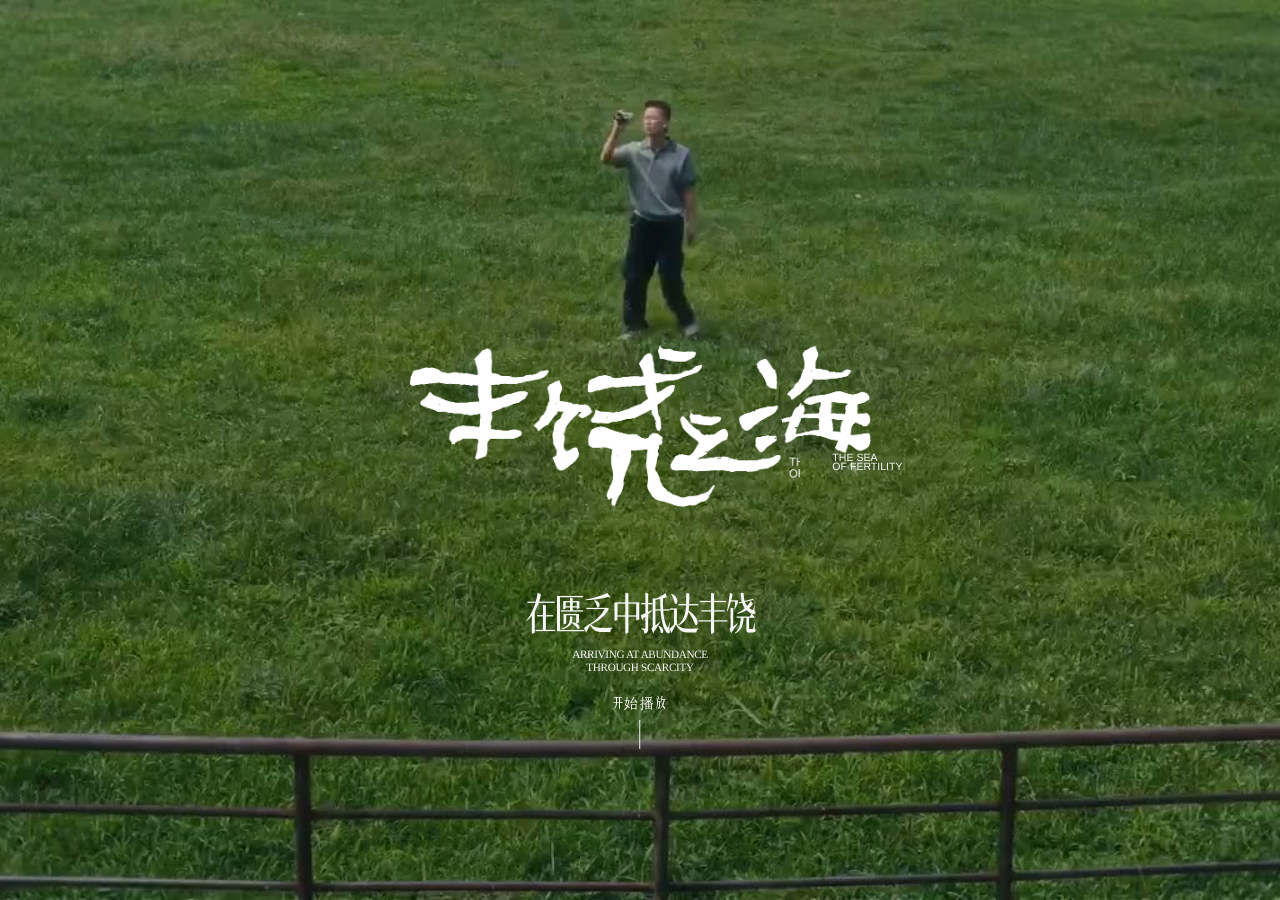
<file: stage-video15/index.html>
<!doctype html>
<html lang="zh-CN">
<head>
  <meta charset="utf-8">
  <meta name="viewport" content="width=device-width,initial-scale=1,maximum-scale=1,viewport-fit=cover">
  <meta name="theme-color" content="#315321">
  <meta name="description" content="李奥首张全长概念专辑《丰饶之海》">
  <title>丰饶之海 · 李奥</title>
  <base href="../">
  <script>document.documentElement.classList.add('scroll-driven','entry-pending');if(new URLSearchParams(location.search).get('diag')==='static')document.documentElement.classList.add('diag-static');window.__scrollDrivenMotion=true;</script>
  <link rel="stylesheet" href="./scene-assets/fonts/CorpSrcWinSong/site.css">
  <link rel="stylesheet" href="./scene-assets/vendor/swiper.min.css">
  <style>
    :root {
      --ink: rgba(255,255,255,.96);
      --serif: "CorpSrcWinSong","Songti SC","STSong","SimSun","Noto Serif CJK SC",serif;
      --latin: Didot,"Bodoni 72","Times New Roman",serif;
    }
    * { box-sizing: border-box; }
    html { background:#172113; scroll-snap-type:y mandatory; }
    body { margin:0; color:var(--ink); background:#172113; font-family:var(--serif); -webkit-font-smoothing:antialiased; text-rendering:geometricPrecision; }
    html.entry-pending,html.entry-pending body { overflow:hidden; }
    .entry-gate { position:fixed; inset:0; z-index:1000; overflow:hidden; background:#24401b url("./scene-assets/grass-still.jpg") center/cover no-repeat; opacity:1; transition:opacity .62s cubic-bezier(.22,.61,.36,1); }
    .entry-gate.is-leaving { opacity:0; pointer-events:none; }
    .entry-gate[hidden] { display:none; }
    .entry-gate .frame { opacity:1; }
    .entry-gate .cover-thesis,.entry-gate .cover-en { opacity:1; filter:none; }
    .entry-gate .cover-thesis { transform:translateX(-50%); }
    .entry-action { position:absolute; top:76.5%; left:50%; z-index:8; min-width:5.8em; padding:.5em .9em; border:0; color:rgba(255,255,255,.94); background:transparent; font:300 clamp(.72rem,2.8vw,.9rem)/1 var(--serif); letter-spacing:.12em; transform:translateX(-50%); }
    .entry-action::after { display:block; width:1px; height:1.8rem; margin:.65rem auto 0; background:currentColor; content:""; transform-origin:top; animation:entry-pulse 1.6s cubic-bezier(.4,0,.2,1) infinite; }
    .entry-action:not(.is-ready) { pointer-events:none; opacity:.78; }
    @keyframes entry-pulse { 0%,100%{transform:scaleY(.32);opacity:.32} 48%{transform:scaleY(1);opacity:.9} }
    .film { position:fixed; inset:0; z-index:0; overflow:hidden; background:#24401b; }
    .film video { position:absolute; inset:0; width:100%; height:100%; object-fit:cover; object-position:center; opacity:0; will-change:opacity; }
    .film-freeze { position:absolute; inset:0; display:none; width:100%; height:100%; object-fit:cover; pointer-events:none; }
    .film .film-grass { opacity:1; }
    .film::after { position:absolute; inset:0; content:""; pointer-events:none; background:transparent; }
    html.diag-static .film { background:url("./scene-assets/grass-still.jpg") center/cover no-repeat; }
    html.diag-static .film video { display:none!important; }
    main { position:relative; z-index:1; }
    .panel { position:relative; min-height:100svh; overflow:hidden; isolation:isolate; scroll-snap-align:start; scroll-snap-stop:always; }
    .frame { position:absolute; inset:0; width:min(100%,750px); height:100%; margin-inline:auto; opacity:var(--visibility,0); }
    .brand { position:absolute; top:max(2.5rem,calc(env(safe-area-inset-top) + 1rem)); right:7.3%; z-index:4; font:400 clamp(.53rem,1.55vw,.72rem)/.88 Arial,sans-serif; letter-spacing:-.035em; text-align:center; }
    .section-tag { position:absolute; top:max(2.4rem,calc(env(safe-area-inset-top) + .9rem)); left:7.1%; margin:0; font-size:clamp(1.12rem,4.5vw,2rem); font-weight:300; letter-spacing:.04em; }
    .reveal { opacity:0; transform:translateY(2.2rem); filter:blur(3px); transition:opacity .75s cubic-bezier(.2,.65,.25,1),transform 1s cubic-bezier(.2,.65,.25,1),filter .75s ease; transition-delay:var(--delay,0s); }
    .panel.is-active .reveal { opacity:1; transform:translateY(var(--drift,0)); filter:blur(0); }
    .panel.is-before .reveal { opacity:0; transform:translateY(-2.8rem); }
    .cover-thesis.reveal,.artist-mark.reveal,.artist-caption.reveal { transform:translate(-50%,2.2rem); }
    .panel.is-active .cover-thesis.reveal,.panel.is-active .artist-mark.reveal,.panel.is-active .artist-caption.reveal { transform:translate(-50%,var(--drift,0)); }
    .panel.is-before .cover-thesis.reveal,.panel.is-before .artist-mark.reveal,.panel.is-before .artist-caption.reveal { transform:translate(-50%,-2.8rem); }
    .title-image { display:block; object-fit:contain; }
    .frame > * { visibility:visible; }
    .psd-overlay {
      position:absolute;
      inset:0;
      display:block;
      width:100%;
      height:100%;
      object-fit:contain;
      object-position:center;
      pointer-events:none;
      user-select:none;
    }
    .art-title-plane,.live-content-stage,.live-motion-plane { position:absolute; inset:0; width:100%; height:100%; pointer-events:none; }
    .art-title-plane { z-index:2; overflow:hidden; }
    .art-title-plane img { position:absolute; inset:0; display:block; width:100%; height:100%; object-fit:contain; object-position:center; user-select:none; }
    .cover-art-left { clip-path:inset(35.91% 28.67% 42.89% 11.33%); }
    .cover-art-right { clip-path:inset(35.91% 12.67% 49.63% 71.33%); }
    .overview-art-top { clip-path:inset(8.98% 70.67% 78.90% 2.67%); }
    .overview-art-middle-left { clip-path:inset(21.10% 94% 77.16% 2.67%); }
    .overview-art-middle-right { clip-path:inset(21.10% 70.67% 77.16% 14%); }
    .overview-art-bottom { clip-path:inset(22.84% 70.67% 52.12% 2.67%); }
    .overview-art-en { position:absolute; top:21.1%; left:6%; z-index:3; font:400 clamp(.53rem,1.55vw,.72rem)/.88 Arial,sans-serif; letter-spacing:-.035em; }
    .live-content-stage { transform-origin:center; }
    .live-glyph { display:inline-block; will-change:auto; }
    .panel.is-near .live-glyph { will-change:transform,opacity; }
    .darian-live-word { position:absolute; left:8%; bottom:24.5%; z-index:3; margin:0; writing-mode:vertical-rl; color:var(--ink); font-size:clamp(3.2rem,15vw,6rem); font-weight:300; letter-spacing:.09em; line-height:1; pointer-events:none; }
    .darian-live-word .live-glyph { display:inline-block; }
    .darian-ghost-word { z-index:2; }
    .darian-title-placeholder { visibility:hidden; }
    .continuity-34 {
      position:fixed;
      inset:0;
      z-index:2;
      width:min(100%,750px);
      height:100svh;
      margin-inline:auto;
      opacity:0;
      pointer-events:none;
      transition:opacity .3s ease;
    }
    .continuity-34.is-visible { opacity:1; }
    .continuity-34 img { display:block; width:100%; height:100%; object-fit:contain; object-position:center; }
    .continuity-title { transition-duration:.72s; transition-timing-function:cubic-bezier(.22,.61,.36,1); }
    .page3-sequence,.page4-sequence,.page5-sequence,.page6-sequence,.pre-darian-sequence {
      position:fixed;
      inset:0;
      z-index:3;
      width:min(100%,750px);
      height:100svh;
      margin-inline:auto;
      opacity:0;
      pointer-events:none;
      transition:opacity .42s cubic-bezier(.3,0,.2,1);
    }
    .page4-sequence { transition-duration:.72s; transition-timing-function:cubic-bezier(.22,.61,.36,1); }
    .page5-sequence.is-running,.page6-sequence.is-running,.pre-darian-sequence.is-running { opacity:1; }
    .page5-sequence.is-reverse-hidden,.page6-sequence.is-reverse-hidden,.pre-darian-sequence.is-reverse-hidden {
      opacity:0 !important;
      transition:none !important;
    }
    .page5-sequence.preview-one .sentence-group:not(.sentence-1) { display:none; }
    .overview-motion {
      opacity:0;
      transform:translateX(-7.5%);
      will-change:transform,opacity;
    }
    .overview-thesis { left:6%; }
    .page3-sequence.is-running .overview-thesis { animation:overview-slide-in .82s cubic-bezier(.2,.7,.2,1) .12s both; }
    .page3-sequence.is-running .overview-chapter-1 { animation:overview-slide-in .88s cubic-bezier(.2,.7,.2,1) 1.02s both; }
    .page3-sequence.is-running .overview-chapter-2 { animation:overview-slide-in .88s cubic-bezier(.2,.7,.2,1) 1.30s both; }
    .page3-sequence.is-running .overview-chapter-3 { animation:overview-slide-in .88s cubic-bezier(.2,.7,.2,1) 1.58s both; }
    .page4-sequence.is-running .album-guide-motion { animation:overview-slide-in .82s cubic-bezier(.2,.7,.2,1) .12s both; }
    .page5-sequence.is-running .page5-tag-motion { animation:page5-tag-in .88s ease-out .08s both; }
    .page5-sequence.is-running .sentence-group { opacity:1; transform:none; }
    .page5-sequence.is-running .sentence-group.is-current .sentence-glyph {
      animation:glyph-rise-converge var(--glyph-duration) cubic-bezier(.16,.68,.2,1) var(--glyph-delay) both;
      will-change:transform,opacity;
    }
    .page5-sequence.is-running .sentence-group.is-complete .sentence-glyph { opacity:1; transform:translateY(0) scale(1); }
    .page5-sequence.is-exiting .sentence-group { opacity:1; }
    .page5-sequence.is-exiting .sentence-glyph {
      animation:glyph-spread-exit 1.05s cubic-bezier(.4,0,.22,1) both !important;
      will-change:transform,opacity;
    }
    .page5-sequence.is-exiting .page5-tag-motion { animation:page5-tag-out .72s ease-in both !important; }
    .page6-static { opacity:0; }
    .page6-sequence.is-running .page6-static { animation:page6-static-in .72s cubic-bezier(.22,.61,.36,1) .12s both; }
    .page6-sentence { position:absolute; inset:0; opacity:1; }
    .page6-glyph { position:absolute; opacity:0; transform:translateY(calc(32px + var(--spread-index) * clamp(7px,1.45vw,11px))) scale(1.14); pointer-events:none; }
    .page6-sequence.is-running .page6-sentence.is-current .page6-glyph {
      animation:glyph-rise-converge var(--glyph-duration) cubic-bezier(.16,.68,.2,1) var(--glyph-delay) both;
      will-change:transform,opacity;
    }
    .page6-sequence.is-running .page6-sentence.is-complete .page6-glyph { opacity:1; transform:translateY(0) scale(1); }
    .page6-sequence.is-exiting .page6-glyph {
      animation:glyph-spread-exit 1.05s cubic-bezier(.4,0,.22,1) both !important;
      will-change:transform,opacity;
    }
    .page6-sequence.is-exiting .page6-static { animation:page5-tag-out .72s ease-in both !important; }
    .pre-darian-static { opacity:0; }
    .pre-darian-sequence.is-running .pre-darian-static { animation:page6-static-in .72s cubic-bezier(.22,.61,.36,1) .12s both; }
    .pre-darian-group { position:absolute; inset:0; opacity:1; }
    .pre-darian-glyph { position:absolute; opacity:0; transform:translateY(calc(32px + var(--spread-index) * clamp(7px,1.45vw,11px))) scale(1.14); pointer-events:none; }
    .pre-darian-sequence.is-running .pre-darian-group.is-current .pre-darian-glyph {
      animation:glyph-rise-converge var(--glyph-duration) cubic-bezier(.16,.68,.2,1) var(--glyph-delay) both;
      will-change:transform,opacity;
    }
    .pre-darian-sequence.is-running .pre-darian-group.is-complete .pre-darian-glyph { opacity:1; transform:translateY(0) scale(1); }
    .pre-darian-sequence.is-exiting .pre-darian-glyph {
      animation:glyph-spread-exit 1.05s cubic-bezier(.4,0,.22,1) both !important;
      will-change:transform,opacity;
    }
    .pre-darian-sequence.is-exiting .pre-darian-static { animation:page5-tag-out .72s ease-in both !important; }
    .page5-sequence.is-running.is-reverse .page5-tag-motion,
    .page6-sequence.is-running.is-reverse .page6-static,
    .pre-darian-sequence.is-running.is-reverse .pre-darian-static {
      opacity:1;
      animation:none !important;
    }
    .page5-sequence.is-running.is-reverse .sentence-glyph,
    .page6-sequence.is-running.is-reverse .page6-glyph,
    .pre-darian-sequence.is-running.is-reverse .pre-darian-glyph {
      opacity:1;
      transform:translateY(0) scale(1);
      animation:none !important;
      will-change:auto;
    }
    @keyframes overview-slide-in {
      0% { opacity:0; transform:translateX(-7.5%); }
      36% { opacity:.76; }
      100% { opacity:1; transform:translateX(0); }
    }
    .page5-tag-motion { opacity:0; }
    .sentence-group { position:absolute; inset:0; opacity:0; }
    .sentence-glyph { opacity:0; transform:translateY(calc(32px + var(--spread-index) * clamp(7px,1.45vw,11px))) scale(1.14); }
    @keyframes page5-tag-in { from{opacity:0} to{opacity:1} }
    @keyframes sentence-rise {
      0% { opacity:0; transform:translateY(4.8%); }
      30% { opacity:.62; }
      100% { opacity:1; transform:translateY(0); }
    }
    @keyframes glyph-rise-converge {
      0% { opacity:0; transform:translateY(calc(32px + var(--spread-index) * clamp(7px,1.45vw,11px))) scale(1.14); }
      14% { opacity:.76; }
      34% { opacity:.98; }
      100% { opacity:1; transform:translateY(0) scale(1); }
    }
    @keyframes glyph-spread-exit {
      0% { opacity:1; transform:translateY(0) scale(1); }
      52% { opacity:.84; }
      100% { opacity:0; transform:translateY(var(--exit-shift)) scale(.98); }
    }
    @keyframes page5-tag-out { from{opacity:1} to{opacity:0} }
    @keyframes page6-static-in { from{opacity:0} to{opacity:1} }
    .cover-title { position:absolute; top:38%; left:8%; width:76%; }
    .cover-en { position:absolute; top:50.4%; right:15%; font:.66rem/.88 Arial,sans-serif; }
    .cover-thesis { position:absolute; top:65.1%; left:50%; width:82%; margin:0; transform:translateX(-50%); font-size:clamp(1.42rem,6.3vw,2.75rem); font-weight:300; letter-spacing:-.05em; text-align:center; }
    .cover-thesis small,.artist-caption small { display:block; margin-top:.32rem; font:clamp(.47rem,1.8vw,.7rem)/1.12 var(--latin); letter-spacing:-.03em; text-transform:uppercase; }
    .artist-mark { position:absolute; top:33.5%; left:50%; width:32%; max-height:29%; transform:translateX(-50%); }
    .artist-caption { position:absolute; top:64.3%; left:50%; width:80%; margin:0; transform:translateX(-50%); font-size:clamp(1.2rem,5.5vw,2.4rem); font-weight:300; text-align:center; }
    .vertical-title { position:absolute; top:10.3%; left:4.2%; width:27%; height:42%; object-fit:contain; object-position:left top; }
    .vertical-thesis { position:absolute; top:51.8%; left:4.4%; margin:0; font-size:clamp(1.15rem,5vw,2.2rem); font-weight:300; letter-spacing:-.05em; }
    .vertical-thesis small { display:block; margin-top:.18rem; font:clamp(.43rem,1.6vw,.63rem)/1 var(--latin); text-transform:uppercase; }
    .chapter-index { position:absolute; right:6.8%; bottom:28.6%; display:flex; align-items:baseline; gap:clamp(.8rem,4vw,2rem); font-size:clamp(1.12rem,5.5vw,2.35rem); }
    .chapter-index span { white-space:nowrap; } .chapter-index i { font-style:normal; opacity:.55; } .chapter-index small { margin-right:.18rem; font:.72em/1 var(--latin); }
    .album-guide { position:absolute; right:9%; bottom:26.2%; display:flex; align-items:center; gap:.72rem; margin:0; font-size:clamp(1.5rem,6vw,2.7rem); font-weight:300; }
    .album-guide::before { width:4.5rem; height:1px; background:currentColor; content:""; }
    .album-guide small { font:clamp(.55rem,1.8vw,.75rem)/1 var(--latin); text-transform:uppercase; }
    .vertical-copy { position:absolute; inset:13.2% 6.5% 12.5%; }
    .vline,.track { position:absolute; top:var(--y,10%); left:var(--x); margin:0; writing-mode:vertical-rl; text-orientation:upright; font-size:var(--size,clamp(1rem,4.4vw,1.9rem)); font-weight:300; line-height:1.22; letter-spacing:.13em; white-space:nowrap; }
    .vline.emphasis { font-size:var(--size,clamp(1.7rem,7vw,3rem)); letter-spacing:.08em; }
    .chapter-name { position:absolute; top:14.7%; right:6.8%; margin:0; writing-mode:vertical-rl; font-size:clamp(2.1rem,9vw,4rem); font-weight:300; letter-spacing:.14em; }
    .chapter-name small { margin-top:.5rem; font:clamp(.42rem,1.5vw,.6rem)/1 var(--latin); letter-spacing:.08em; text-transform:uppercase; }
    .track { font-size:var(--size,clamp(1.08rem,5.2vw,2.2rem)); line-height:1.16; letter-spacing:.12em; }
    .track small { margin-bottom:.4rem; font:clamp(.72rem,2.5vw,1rem)/1 var(--latin); letter-spacing:0; }
    .darian-title { position:absolute; left:8%; bottom:24.5%; margin:0; writing-mode:vertical-rl; font-size:clamp(3.2rem,15vw,6rem); font-weight:300; letter-spacing:.09em; line-height:1; }
    .darian-title::before,.darian-title::after { position:absolute; width:1.5rem; height:1.5rem; content:""; }
    .darian-title::before { top:-.9rem; right:-.85rem; border-top:1px solid; border-right:1px solid; }
    .darian-title::after { bottom:-.9rem; left:-.85rem; border-bottom:1px solid; border-left:1px solid; }
    .darian-title small { margin-top:.4rem; font:.13em/1 Arial,sans-serif; letter-spacing:.04em; text-transform:uppercase; }
    .darian-summary { position:absolute; top:45.3%; left:24%; width:25%; height:34%; margin:0; writing-mode:vertical-rl; text-orientation:mixed; color:var(--ink); font-size:clamp(1rem,4.4vw,1.9rem); font-weight:300; line-height:1.22; letter-spacing:.13em; }
    .darian-base { z-index:1; }
    .darian-motion-layer {
      z-index:2;
      opacity:0;
      transform-origin:var(--origin-x) var(--origin-y);
      will-change:transform,opacity;
    }
    .darian-main-layer { z-index:3; }
    .darian-intro-panel.is-darian-running .darian-main-layer {
      animation:darian-main-converge var(--motion-duration) cubic-bezier(.18,.72,.2,1) var(--motion-delay) both;
    }
    .darian-intro-panel.is-darian-running .darian-ghost-layer {
      animation:darian-ghost-disappear var(--ghost-duration) cubic-bezier(.2,.62,.22,1) var(--motion-delay) both;
    }
    @keyframes darian-main-converge {
      0% { opacity:0; transform:translate(var(--from-x),var(--from-y)) scale(2); }
      12% { opacity:1; }
      100% { opacity:1; transform:translate(0,0) scale(1); }
    }
    @keyframes darian-ghost-disappear {
      0% { opacity:.18; transform:translate(var(--from-x),var(--from-y)) scale(6); }
      42% { opacity:.13; }
      76% { opacity:.055; }
      100% { opacity:0; transform:translate(0,0) scale(2.1); }
    }
    .chorus { position:absolute; top:42.2%; left:50%; width:90%; transform:translate(-50%,-50%); text-align:center; }
    .chorus.reveal { transform:translate(-50%,calc(-50% + 2.2rem)); }
    .panel.is-active .chorus.reveal { transform:translate(-50%,calc(-50% + var(--drift,0px))); }
    .panel.is-before .chorus.reveal { transform:translate(-50%,calc(-50% - 2.8rem)); }
    .chorus h2 { margin:0; font-size:clamp(2.8rem,13.5vw,6.2rem); font-weight:300; line-height:1; letter-spacing:.03em; }
    .chorus strong { display:block; margin-top:.18rem; font:clamp(1.8rem,7.5vw,3.5rem)/1 var(--latin); text-transform:uppercase; }
    .continuation-lockup { position:absolute; inset:0; display:grid; place-items:center; }
    .continuation-title { margin:0; writing-mode:vertical-rl; text-orientation:upright; font-size:clamp(2rem,8vw,4rem); font-weight:300; line-height:1; letter-spacing:.32em; }
    .chorus p { margin:2.4rem 0 0; font-size:clamp(1.24rem,5vw,2.2rem); font-weight:300; }
    .hook-type-scene { position:absolute; inset:0; z-index:4; overflow:hidden; container-type:inline-size; visibility:visible!important; pointer-events:none; }
    .hook-type-word { position:absolute; top:calc(50% - 14.833cqw); left:50%; display:flex; gap:2.55cqw; margin:0; translate:-50% -50%; color:var(--ink); font:400 clamp(2.7rem,11.8cqw,5.5rem)/1 var(--serif); white-space:nowrap; transform-origin:center; will-change:transform,opacity; }
    .hook-type-glyph { display:inline-block; opacity:0; }
    .hook-type-dyd { position:absolute; top:calc(50% - 5.5cqw); left:50%; margin:0; translate:-50% -50%; color:var(--ink); font:400 clamp(1.5rem,5cqw,2.35rem)/1 var(--serif); letter-spacing:9vw; white-space:nowrap; opacity:0; transform-origin:center; }
    .hook-type-cycle { position:absolute; top:52.22%; left:50%; width:6em; height:1.25em; margin-left:-3em; color:var(--ink); font-family:var(--serif); font-size:clamp(1.24rem,5vw,2.2rem); font-weight:300; line-height:1; text-align:center; white-space:nowrap; }
    .hook-type-cycle span { position:absolute; inset:0; display:block; opacity:0; }
    html.scroll-driven .hook-type-test { height:64svh!important; min-height:64svh!important; }
    html.scroll-driven .darian-verse-final-panel { height:110svh!important; min-height:110svh!important; }
    .scroll-cue { position:fixed; right:max(1rem,env(safe-area-inset-right)); bottom:max(1.25rem,env(safe-area-inset-bottom)); z-index:5; display:flex; align-items:center; gap:.55rem; font:.56rem/1 Arial,sans-serif; letter-spacing:.14em; opacity:.7; transition:opacity .3s; }
    .scroll-cue::after { width:1.8rem; height:1px; background:currentColor; content:""; } body.at-end .scroll-cue { opacity:0; }
    html.scroll-driven { scroll-snap-type:none; scroll-behavior:auto; }
    html.scroll-driven .panel { height:76svh; min-height:76svh; overflow:clip; scroll-snap-align:none; scroll-snap-stop:normal; }
    html.scroll-driven .frame { position:relative; inset:auto; top:auto; width:min(100%,750px); height:100svh; margin-inline:auto; opacity:1; }
    html.scroll-driven .page3-sequence,
    html.scroll-driven .page4-sequence,
    html.scroll-driven .page5-sequence,
    html.scroll-driven .page6-sequence,
    html.scroll-driven .pre-darian-sequence {
      position:absolute;
      inset:0;
      width:100%;
      height:100svh;
      margin:0;
      visibility:visible;
    }
    html.scroll-driven .continuity-34 { display:none; }
    html.scroll-driven .page3-sequence,
    html.scroll-driven .page4-sequence,
    html.scroll-driven .page5-sequence,
    html.scroll-driven .page6-sequence,
    html.scroll-driven .pre-darian-sequence { display:none; }
    html.scroll-driven .page-ruler {
      z-index:8;
      opacity:1 !important;
      transform:none !important;
      object-position:center top;
      clip-path:inset(0 0 92% 0);
    }
    html.scroll-driven .page-content-layer,
    html.scroll-driven .local-static-content { clip-path:inset(25% 0 0 0); }
    html.scroll-driven .natural-page-title,
    html.scroll-driven .natural-page-brand { z-index:7; opacity:1; transform:none; }
    html.scroll-driven .continuation-lockup { translate:0 -24svh; }
    html.scroll-driven .scroll-cue { display:none; }
    html.scroll-driven .darian-verse-panel .page-content-layer { opacity:0 !important; }
    .darian-verse-sequence { position:absolute; inset:0; z-index:4; width:100%; height:100svh; pointer-events:none; }
    html.scroll-driven .frame > .darian-verse-sequence { visibility:visible; }
    .darian-verse-window { position:absolute; overflow:hidden; opacity:0; will-change:transform,opacity,clip-path; }
    .darian-verse-source { position:absolute; display:block; max-width:none; object-fit:contain; object-position:center; pointer-events:none; user-select:none; }
    html.scroll-driven .psd-overlay.reveal { opacity:1; transform:none; filter:none; transition:none; }
    html.scroll-driven .reveal { opacity:1; transform:none; filter:none; transition:none; }
    html.scroll-driven .cover-thesis.reveal,
    html.scroll-driven .artist-mark.reveal,
    html.scroll-driven .artist-caption.reveal { transform:translateX(-50%); }
    html.scroll-driven .chorus.reveal { transform:translate(-50%,-50%); }
    html.scroll-driven .page3-sequence,
    html.scroll-driven .page4-sequence,
    html.scroll-driven .page5-sequence,
    html.scroll-driven .page6-sequence,
    html.scroll-driven .pre-darian-sequence,
    html.scroll-driven .continuity-34 { transition:none; }
    html.scroll-driven .darian-motion-layer { animation:none !important; }
    .live-artboard { position:absolute; top:50%; left:50%; width:min(100%,74.813svh); aspect-ratio:1500/2005; translate:-50% -50%; container-type:inline-size; pointer-events:none; }
    .live-artboard .live-content-stage { pointer-events:auto; }
    .live-artboard .brand { top:4.75%; right:6.8%; font:400 1.8cqw/.88 Arial,sans-serif; }
    .live-artboard .section-tag { top:4.1%; left:6.5%; font-size:3.55cqw; line-height:1; }
    .live-artboard .overview-art-en { font:400 1.8cqw/.88 Arial,sans-serif; }
    .live-artboard .cover-en { font:1.6cqw/.88 Arial,sans-serif; }
    .live-artboard .cover-thesis { top:64.2%; font-size:4.2cqw; line-height:1; }
    .live-artboard .cover-thesis small,
    .live-artboard .artist-caption small { font:1.7cqw/1.12 var(--latin); }
    .live-artboard .artist-caption { font-size:4.2cqw; }
    .live-artboard .vertical-thesis { font-size:4cqw; line-height:1; }
    .live-artboard .chapter-index { gap:3cqw; font-size:3.6cqw; }
    .live-artboard .chapter-name { font-size:5.3cqw; line-height:1; }
    .live-artboard .chapter-name small { font:1cqw/1 var(--latin); }
    .live-artboard .continuation-title { font-size:7.2cqw; line-height:1; letter-spacing:.32em; }
    .absolute-glyph-line { position:absolute!important; inset:0!important; margin:0!important; writing-mode:horizontal-tb!important; font-size:4cqw!important; line-height:1!important; letter-spacing:0!important; white-space:normal!important; }
    .absolute-glyph-line .live-glyph { position:absolute; display:flex; align-items:center; justify-content:center; font-size:4cqw; line-height:1; }
    .absolute-glyph-line.emphasis .live-glyph { font-size:5.3cqw; }
    .absolute-glyph-line .live-glyph.is-track-number { font-family:var(--latin); font-size:2.4cqw; }
    .absolute-glyph-line .live-glyph.is-track-dot { font-family:var(--latin); font-size:2.1cqw; }
    .darian-verse-panel .vertical-copy { container-type:inline-size; }
    .verse-positioned { margin:0!important; writing-mode:vertical-rl!important; text-orientation:upright; font-size:var(--verse-size,4cqw)!important; font-weight:300; line-height:1!important; letter-spacing:var(--verse-ls,.8cqw)!important; white-space:pre!important; }
    .live-artboard .darian-title { top:45.29%; left:7.4%; bottom:auto; width:13.7%; height:31.52%; writing-mode:horizontal-tb; font-size:0; letter-spacing:0; }
    .live-artboard .darian-title::before { top:0; left:0; right:auto; width:3cqw; height:3cqw; border:0; border-top:1px solid; border-left:1px solid; }
    .live-artboard .darian-title::after { right:0; bottom:0; left:auto; width:3cqw; height:3cqw; border:0; border-right:1px solid; border-bottom:1px solid; }
    .live-artboard .darian-title small { position:absolute; top:8%; left:88%; margin:0; writing-mode:vertical-rl; font:1.35cqw/1 Arial,sans-serif; letter-spacing:.04em; }
    .live-artboard .darian-summary { top:45.3%; left:24%; width:25%; height:34%; font-size:4cqw; line-height:1.22; letter-spacing:.13em; }
    .frame > .darian-live-word { position:absolute; inset:0; z-index:3; margin:0; writing-mode:horizontal-tb; color:var(--ink); font-weight:300; line-height:1; pointer-events:none; }
    .darian-glyph-plane { position:absolute; inset:0; transform-origin:center; }
    .darian-glyph-artboard .live-glyph { position:absolute; display:flex; align-items:center; justify-content:center; font-size:10.7cqw; line-height:1; }
    .darian-glyph-plane:nth-child(1) .live-glyph { top:47.78%; left:10.53%; width:7.67%; height:7.98%; }
    .darian-glyph-plane:nth-child(2) .live-glyph { top:57.71%; left:10.60%; width:7.53%; height:7.08%; }
    .darian-glyph-plane:nth-child(3) .live-glyph { top:66.38%; left:10.60%; width:7.53%; height:8.08%; }
    @media (min-width:751px) { .frame { background:rgba(15,31,11,.025); } .vline,.track { letter-spacing:.1em; } }
    @media (prefers-reduced-motion:reduce) { html{scroll-behavior:auto}.reveal{transition:none}.overview-motion,.sentence-group,.sentence-glyph,.page5-tag-motion,.page6-static,.page6-sentence,.page6-glyph,.pre-darian-static,.pre-darian-group,.pre-darian-glyph{opacity:1;scale:1;transform:none;animation:none!important}.film video{display:none}.film{background:url("./scene-assets/grass-still.jpg") center/cover no-repeat} }
    html.swiper-pilot { height:100%; overflow:hidden; scroll-snap-type:none; }
    html.swiper-pilot body { height:100%; overflow:hidden; overscroll-behavior:none; }
    html.swiper-pilot main.swiper { position:relative; width:100%; height:100svh; overflow:hidden; }
    html.swiper-pilot .swiper-wrapper { width:100%; height:100%; }
    html.swiper-pilot .panel.swiper-slide { width:100%; min-height:100%; height:100%; flex:0 0 100%; overflow:hidden; scroll-snap-align:none; scroll-snap-stop:normal; }
    html.swiper-pilot .panel .frame { --visibility:1; }
    html.swiper-pilot .panel:not(.is-near) { visibility:hidden; }
    html.swiper-pilot .scroll-cue { display:none; }
    html.isolate-motion .film video { display:block!important; }
    html.single-video-pilot .film { background-position:center; background-size:cover; }
    html.single-video-pilot .film .film-grass { display:block!important; visibility:visible!important; opacity:1!important; transition:opacity .38s cubic-bezier(.22,.61,.36,1); }
    html.single-video-pilot .film.is-switching .film-grass { opacity:0!important; }
    html.single-video-pilot .film .film-single,
    html.single-video-pilot .film .film-freeze { display:none!important; }
  </style>
</head>
<body>
  <div class="entry-gate" aria-label="页面载入">
    <div class="frame">
      <div class="art-title-plane cover-art" role="img" aria-label="丰饶之海">
        <img class="cover-art-left entry-critical-image" src="./scene-assets/psd-overlays/01.png" alt="" aria-hidden="true">
        <img class="cover-art-right entry-critical-image" src="./scene-assets/psd-overlays/01.png" alt="" aria-hidden="true">
      </div>
      <div class="cover-en">THE SEA<br>OF FERTILITY</div>
      <h1 class="cover-thesis">在匮乏中抵达丰饶<small>ARRIVING AT ABUNDANCE<br>THROUGH SCARCITY</small></h1>
      <button class="entry-action" type="button" aria-disabled="true">载入中</button>
    </div>
  </div>
  <div class="film" aria-hidden="true">
    <video class="film-grass" muted loop playsinline webkit-playsinline x5-playsinline x5-video-player-type="h5-page" preload="none" poster="./scene-assets/grass-still.jpg" data-src-mobile="./scene-assets/video-hq15/grass-15s-1080p-formal.mp4" data-src-desktop="./scene-assets/video-hq15/grass-15s-1080p-formal.mp4"></video>
    <video class="film-single" muted loop playsinline webkit-playsinline x5-playsinline x5-video-player-type="h5-page" preload="none" poster="./scene-assets/building-still.jpg" data-src-mobile="./scene-assets/video-hq15/building-15s-1080p-formal.mp4" data-src-desktop="./scene-assets/video-hq15/building-15s-1080p-formal.mp4"></video>
  </div>
  <audio class="album-audio" preload="none" loop src="./scene-assets/album-intro.mp3"></audio>
  <audio class="darian-audio" preload="none" loop src="./scene-assets/darian.mp3"></audio>
  <main>
    <section class="panel" aria-label="丰饶之海封面"><div class="frame">
      <div class="art-title-plane cover-art" role="img" aria-label="丰饶之海">
        <img class="cover-art-left" src="./scene-assets/psd-overlays/01.png" alt="" aria-hidden="true">
        <img class="cover-art-right" src="./scene-assets/psd-overlays/01.png" alt="" aria-hidden="true">
      </div>
      <div class="cover-en reveal" style="--delay:.12s">THE SEA<br>OF FERTILITY</div>
      <h1 class="cover-thesis reveal" style="--delay:.2s">在匮乏中抵达丰饶<small>ARRIVING AT ABUNDANCE<br>THROUGH SCARCITY</small></h1>
    </div></section>
    <section class="panel" aria-label="李奥"><div class="frame">
      <img class="title-image artist-mark reveal" src="./scene-assets/home-artist.png" alt="李奥">
      <p class="artist-caption reveal" style="--delay:.15s">个人首张全长概念专辑<small>DEBUT FULL-LENGTH<br>CONCEPT ALBUM</small></p>
    </div></section>
    <section class="panel" aria-label="三章总览"><div class="frame">
      <div class="brand">THE SEA<br>OF FERTILITY</div>
      <div class="art-title-plane overview-art" role="img" aria-label="丰饶之海">
        <img class="overview-art-top" src="./scene-assets/psd-overlays/shared-title-34.png" alt="" aria-hidden="true">
        <img class="overview-art-middle-left" src="./scene-assets/psd-overlays/shared-title-34.png" alt="" aria-hidden="true">
        <img class="overview-art-middle-right" src="./scene-assets/psd-overlays/shared-title-34.png" alt="" aria-hidden="true">
        <img class="overview-art-bottom" src="./scene-assets/psd-overlays/shared-title-34.png" alt="" aria-hidden="true">
      </div>
      <div class="overview-art-en">THE SEA<br>OF FERTILITY</div>
      <p class="vertical-thesis reveal" style="--delay:.12s">在匮乏中抵达丰饶<small>ARRIVING AT ABUNDANCE<br>THROUGH SCARCITY</small></p>
      <div class="chapter-index reveal" style="--delay:.22s"><span><small>01</small>出发</span><i>｜</i><span><small>02</small>发现</span><i>｜</i><span><small>03</small>融解</span></div>
    </div></section>
    <section class="panel" aria-label="专辑简介第一段"><div class="frame">
      <p class="section-tag">「专辑简介」</p><div class="brand">THE SEA<br>OF FERTILITY</div><div class="vertical-copy">
        <p class="vline reveal" style="--x:88%;--y:8%;--delay:.02s">人类曾把未抵达的月球</p>
        <p class="vline reveal" style="--x:71%;--y:26%;--delay:.08s">想象成一片汪洋，</p>
        <p class="vline reveal" style="--x:54%;--y:28%;--delay:.14s">抵达后却发现</p>
        <p class="vline emphasis reveal" style="--x:35%;--y:18%;--delay:.2s">「不过一片贫瘠。」</p>
        <p class="vline reveal" style="--x:18%;--y:39%;--delay:.26s">我们也常如此</p>
        <p class="vline reveal" style="--x:1%;--y:29%;--delay:.32s">想象人生的远方。</p>
      </div>
    </div></section>
    <section class="panel" aria-label="专辑简介第二段"><div class="frame">
      <p class="section-tag">「专辑简介」</p><div class="brand">THE SEA<br>OF FERTILITY</div><div class="vertical-copy">
        <p class="vline reveal" style="--x:88%;--y:34%;--delay:.02s">当离开故乡，</p>
        <p class="vline reveal" style="--x:70%;--y:16%;--delay:.08s">进入一个承诺丰饶的时代；</p>
        <p class="vline reveal" style="--x:52%;--y:28%;--delay:.14s">最后发现人真正要学的，</p>
        <p class="vline emphasis reveal" style="--x:35%;--y:31%;--delay:.2s">「不是抵达，」</p>
        <p class="vline reveal" style="--x:18%;--y:13%;--delay:.26s">而是在失去、幻象和变化中，</p>
        <p class="vline reveal" style="--x:1%;--y:28%;--delay:.32s">仍保有感受、爱与回答的能力。</p>
      </div>
    </div></section>
    <section class="panel" aria-label="专辑简介第三段"><div class="frame">
      <p class="section-tag">「专辑简介」</p><div class="brand">THE SEA<br>OF FERTILITY</div><div class="vertical-copy">
        <p class="vline reveal" style="--x:89%;--y:10%;--delay:.02s">专辑内部暗藏了一条</p>
        <p class="vline reveal" style="--x:73%;--y:22%;--delay:.07s">由《太空流民#123》系列</p>
        <p class="vline reveal" style="--x:58%;--y:15%;--delay:.12s">串联起来的故事线，</p>
        <p class="vline reveal" style="--x:43%;--y:8%;--delay:.17s">它讲述的并非关于星际旅行，</p>
        <p class="vline emphasis reveal" style="--x:27%;--y:25%;--delay:.22s">「而是一场向内的远征。」</p>
        <p class="vline reveal" style="--x:12%;--y:15%;--delay:.27s">通过这三首歌把专辑分为三个篇章，</p>
        <p class="vline reveal" style="--x:-3%;--y:31%;--delay:.32s">曲目由此排开。</p>
      </div>
    </div></section>

    <section class="panel" aria-label="第一章 出发"><div class="frame">
      <p class="section-tag">「第一章」</p><div class="brand">THE SEA<br>OF FERTILITY</div><h2 class="chapter-name reveal">「出发」<small>SET OUT</small></h2>
      <p class="track reveal" style="--x:63%;--y:19%;--delay:.06s"><small>01 ·</small>太空流民#1 出发</p>
      <p class="track reveal" style="--x:43%;--y:29%;--delay:.12s"><small>02 ·</small>达里安</p>
      <p class="track reveal" style="--x:23%;--y:19%;--delay:.18s"><small>03 ·</small>一天</p>
      <p class="track reveal" style="--x:6%;--y:28%;--delay:.24s"><small>04 ·</small>奔跑时的几要素</p>
    </div></section>
    <section class="panel" aria-label="第二章 发现"><div class="frame">
      <p class="section-tag">「第二章」</p><div class="brand">THE SEA<br>OF FERTILITY</div><h2 class="chapter-name reveal">「发现」<small>FIND OUT</small></h2>
      <p class="track reveal" style="--x:69%;--y:20%;--delay:.04s"><small>05 ·</small>太空流民#2 发现</p>
      <p class="track reveal" style="--x:55%;--y:28%;--delay:.08s"><small>06 ·</small>石滩</p>
      <p class="track reveal" style="--x:41%;--y:34%;--delay:.12s"><small>07 ·</small>云景路</p>
      <p class="track reveal" style="--x:27%;--y:27%;--delay:.16s"><small>08 ·</small>落水狗</p>
      <p class="track reveal" style="--x:13%;--y:20%;--delay:.2s"><small>09 ·</small>观看坍塌的几种姿势</p>
      <p class="track reveal" style="--x:1%;--y:36%;--delay:.24s"><small>10 ·</small>Limbo</p>
    </div></section>
    <section class="panel" aria-label="第三章 融解"><div class="frame">
      <p class="section-tag">「第三章」</p><div class="brand">THE SEA<br>OF FERTILITY</div><h2 class="chapter-name reveal">「融解」<small>FADE OUT</small></h2>
      <p class="track reveal" style="--x:63%;--y:20%;--delay:.06s"><small>11 ·</small>太空流民#3 融解</p>
      <p class="track reveal" style="--x:43%;--y:34%;--delay:.12s"><small>12 ·</small>矛盾雨</p>
      <p class="track reveal" style="--x:23%;--y:20%;--delay:.18s"><small>13 ·</small>丰饶之海</p>
      <p class="track reveal" style="--x:6%;--y:36%;--delay:.24s"><small>14 ·</small>是的</p>
    </div></section>

    <section class="panel darian-intro-panel" aria-label="首发单曲 达里安"><div class="frame">
      <p class="section-tag">「首发单曲」</p><div class="brand">THE SEA<br>OF FERTILITY</div><h2 class="darian-title reveal">「达里安」<small>DARIAN</small></h2><p class="darian-summary reveal">地里的泥、工地的灰、厂房里的铁屑，最后都长进了人的骨头。</p>
    </div></section>
    <section class="panel" aria-label="达里安歌词第一段"><div class="frame">
      <p class="section-tag">「首发单曲」</p><div class="brand">THE SEA<br>OF FERTILITY</div><div class="vertical-copy">
        <p class="vline reveal" style="--x:88%;--y:16%;--delay:.02s">劳作后收起　他耕地的犁</p>
        <p class="vline reveal" style="--x:73%;--y:8%;--delay:.07s">叫他怎能忘记　土地教的道理</p>
        <p class="vline reveal" style="--x:58%;--y:19%;--delay:.12s">矛盾和洗礼　无需来临</p>
        <p class="vline reveal" style="--x:43%;--y:25%;--delay:.17s">一贯随形如影　教他献祭自己</p>
        <p class="vline reveal" style="--x:28%;--y:6%;--delay:.22s">山谷在夜里唱枯萎和新生的歌剧</p>
        <p class="vline reveal" style="--x:13%;--y:13%;--delay:.27s">农夫在田野写劳苦和希望的诗句</p>
        <p class="vline reveal" style="--x:-2%;--y:18%;--delay:.32s">WU　生活扣进肩里　用汗水　把辛劳洗净</p>
      </div>
    </div></section>
    <section class="panel" aria-label="达里安 勿亡"><div class="frame"><p class="section-tag">「首发单曲」</p><div class="brand">THE SEA<br>OF FERTILITY</div><div class="chorus reveal"><h2>达里安</h2><strong>DON’T YOU DIE</strong><p>勿亡</p></div></div></section>
    <section class="panel" aria-label="达里安 坚持下去"><div class="frame"><p class="section-tag">「首发单曲」</p><div class="brand">THE SEA<br>OF FERTILITY</div><div class="chorus reveal"><h2>达里安</h2><strong>DON’T YOU DIE</strong><p>坚持下去</p></div></div></section>
    <section class="panel" aria-label="达里安 不要放弃"><div class="frame"><p class="section-tag">「首发单曲」</p><div class="brand">THE SEA<br>OF FERTILITY</div><div class="chorus reveal"><h2>达里安</h2><strong>DON’T YOU DIE</strong><p>不要放弃</p></div></div></section>
    <section class="panel" aria-label="达里安 活着"><div class="frame"><p class="section-tag">「首发单曲」</p><div class="brand">THE SEA<br>OF FERTILITY</div><div class="chorus reveal"><h2>达里安</h2><strong>DON’T YOU DIE</strong><p>活着</p></div></div></section>
    <section class="panel" aria-label="达里安歌词第二段"><div class="frame">
      <p class="section-tag">「首发单曲」</p><div class="brand">THE SEA<br>OF FERTILITY</div><div class="vertical-copy">
        <p class="vline reveal" style="--x:88%;--y:15%;--delay:.02s">文明的远景　他优先出局</p>
        <p class="vline reveal" style="--x:73%;--y:6%;--delay:.07s">功成便隐踪迹　等候新的泡影</p>
        <p class="vline reveal" style="--x:58%;--y:25%;--delay:.12s">车间的铆钉　铆住手臂</p>
        <p class="vline reveal" style="--x:43%;--y:20%;--delay:.17s">无心再看风景　困住他在原地</p>
        <p class="vline reveal" style="--x:28%;--y:7%;--delay:.22s">城市里广厦多眩目令他遥不可及</p>
        <p class="vline reveal" style="--x:13%;--y:17%;--delay:.27s">走出了山里又走入了另一座山林</p>
        <p class="vline reveal" style="--x:-2%;--y:6%;--delay:.32s">Wu　人们丢掉自己　过一阵　又找回自己</p>
      </div>
    </div></section>
    <section class="panel continuation-panel" aria-label="未完待续"><div class="frame">
      <div class="continuation-lockup"><h2 class="continuation-title">未完待续</h2></div>
    </div></section>
  </main>
  <div class="scroll-cue" aria-hidden="true">SCROLL</div>
  <script src="./scene-assets/vendor/gsap.min.js"></script>
  <script src="./scene-assets/vendor/ScrollTrigger.min.js"></script>
  <script src="./scene-assets/psd-overlays/pre-darian-motion-data.js"></script>
  <script>
    (()=>{
      if(!window.gsap||!window.ScrollTrigger)return;
      gsap.registerPlugin(ScrollTrigger);
      ScrollTrigger.config({ignoreMobileResize:true});
      gsap.defaults({overwrite:'auto'});

      const main=document.querySelector('main');
      const finalDarian=[...main.querySelectorAll('.panel')].find(panel=>panel.getAttribute('aria-label')==='达里安歌词第二段');
      const chapterPanels=['第一章 出发','第二章 发现','第三章 融解'].map(label=>
        [...main.querySelectorAll('.panel')].find(panel=>panel.getAttribute('aria-label')===label)
      );
      let chapterAnchor=finalDarian;
      chapterPanels.forEach(panel=>{chapterAnchor.after(panel);chapterAnchor=panel});

      const scenePanels=[...document.querySelectorAll('.panel')];
      if('IntersectionObserver' in window){
        const proximity=new IntersectionObserver(entries=>entries.forEach(entry=>entry.target.classList.toggle('is-near',entry.isIntersecting)),{rootMargin:'110% 0px 110% 0px'});
        scenePanels.forEach(panel=>proximity.observe(panel));
      }else{
        scenePanels.forEach(panel=>panel.classList.add('is-near'));
      }
      scenePanels.forEach(panel=>{
        const frame=panel.querySelector('.frame');
        const artboard=document.createElement('div');
        artboard.className='live-artboard';
        [...frame.children].forEach(node=>artboard.append(node));
        frame.append(artboard);
      });
      const panelCrossing=panel=>{
        const marker=panel.querySelector('.section-tag,.brand');
        if(!marker)return 46;
        const center=marker.offsetTop+marker.offsetHeight/2;
        return 50-center/(panel.offsetHeight||innerHeight||1)*100;
      };
      const makeScrollTimeline=panel=>{
        const panelIndex=scenePanels.indexOf(panel);
        const nextPanel=scenePanels[panelIndex+1];
        return gsap.timeline({
          scrollTrigger:{
            trigger:panel,
            endTrigger:nextPanel||panel,
            start:()=>`top ${panelCrossing(panel)}%`,
            end:nextPanel?()=>`top ${panelCrossing(nextPanel)}%`:'bottom bottom',
            scrub:.34,
            invalidateOnRefresh:true
          }
        }).to({}, {duration:1});
      };

      const grassVideo=document.querySelector('.film-grass');
      const singleVideo=document.querySelector('.film-single');
      const film=document.querySelector('.film');
      const staticDiagnostic=document.documentElement.classList.contains('diag-static');
      const useWeChatFreeze=false;
      const freezeGrass=useWeChatFreeze?document.createElement('canvas'):null;
      const freezeSingle=useWeChatFreeze?document.createElement('canvas'):null;
      if(useWeChatFreeze){
        freezeGrass.className='film-freeze film-freeze-grass';
        freezeSingle.className='film-freeze film-freeze-single';
        film.append(freezeGrass,freezeSingle);
      }
      const chooseVideoSource=video=>{
        const connection=navigator.connection||navigator.mozConnection||navigator.webkitConnection;
        const constrained=connection?.saveData||['slow-2g','2g','3g'].includes(connection?.effectiveType);
        return video.dataset[constrained||matchMedia('(max-width:750px)').matches?'srcMobile':'srcDesktop'];
      };
      const attachVideoSource=(video,preload)=>{
        if(video.src)return;
        video.src=chooseVideoSource(video);
        video.preload=preload;
        video.load();
      };
      let grassVideoReady=false;
      let entryStarted=false;
      const ensureGrassVideo=()=>{
        if(staticDiagnostic||grassVideoReady)return;
        attachVideoSource(grassVideo,'metadata');
        grassVideoReady=true;
      };
      let singleVideoReady=false;
      const ensureSingleVideo=()=>{
        if(staticDiagnostic||singleVideoReady)return;
        attachVideoSource(singleVideo,'auto');
        singleVideoReady=true;
      };
      const albumAudio=document.querySelector('.album-audio');
      const darianAudio=document.querySelector('.darian-audio');
      const mediaPlay=media=>{
        try{
          const attempt=media.play();
          return attempt?.then?attempt:Promise.resolve();
        }catch(error){
          return Promise.reject(error);
        }
      };
      let audioUnlocked=false;
      let currentAudio=null;
      let pendingAudio=null;
      let pendingAudioPromise=null;
      let audioTransitionId=0;
      let darianAudioFailed=false;
      const activateAudio=audio=>{
        if(!audioUnlocked)return Promise.resolve(false);
        if(pendingAudio&&pendingAudio!==audio){
          audioTransitionId++;
          if(pendingAudio!==currentAudio){pendingAudio.pause();pendingAudio.volume=0}
          pendingAudio=null;
          pendingAudioPromise=null;
          gsap.killTweensOf([albumAudio,darianAudio]);
        }
        if(currentAudio===audio){
          if(!audio.paused){
            if(audio.volume<.999)gsap.to(audio,{volume:1,duration:.28,ease:'power1.out'});
            return Promise.resolve(true);
          }
        }
        if(pendingAudio===audio&&pendingAudioPromise)return pendingAudioPromise;
        const transitionId=++audioTransitionId;
        gsap.killTweensOf([albumAudio,darianAudio]);
        const outgoing=currentAudio&&currentAudio!==audio?currentAudio:null;
        pendingAudio=audio;
        audio.volume=0;
        const transition=mediaPlay(audio).then(()=>{
          if(transitionId!==audioTransitionId){
            if(audio!==currentAudio){audio.pause();audio.volume=0}
            return false;
          }
          pendingAudio=null;
          pendingAudioPromise=null;
          currentAudio=audio;
          gsap.to(audio,{volume:1,duration:.9,ease:'power1.inOut'});
          if(outgoing)gsap.to(outgoing,{volume:0,duration:.9,ease:'power1.inOut',onComplete:()=>{
            if(currentAudio!==outgoing)outgoing.pause();
          }});
          return true;
        }).catch(()=>{
          if(transitionId===audioTransitionId){
            pendingAudio=null;
            pendingAudioPromise=null;
            audio.pause();
            audio.volume=0;
            if(outgoing){
              currentAudio=outgoing;
              outgoing.volume=1;
              if(outgoing.paused)mediaPlay(outgoing).catch(()=>{});
            }else{
              currentAudio=null;
            }
          }
          return false;
        });
        pendingAudioPromise=transition;
        return transition;
      };
      gsap.set(singleVideo,{autoAlpha:0});
      ScrollTrigger.create({
        trigger:scenePanels[4],
        start:'top 100%',
        onEnter:ensureSingleVideo,
        onEnterBack:ensureSingleVideo
      });
      let singleVideoTl=gsap.timeline({
        scrollTrigger:{
          trigger:scenePanels[6],
          start:'top 18%',
          end:'top -2%',
          scrub:.32,
          invalidateOnRefresh:true
        }
      }).to({}, {duration:1});
      singleVideoTl.to(grassVideo,{autoAlpha:0,duration:1,ease:'none'},0)
        .fromTo(singleVideo,{autoAlpha:0},{autoAlpha:1,duration:1,ease:'none'},0);
      let weChatFrozen=false;
      let weChatFreezeTimer=0;
      let lastFreezeCapture=0;
      const drawVideoFreeze=(video,canvas,fallback)=>{
        const width=Math.min(720,Math.max(390,Math.round(innerWidth*1.5)));
        const height=Math.max(1,Math.round(width*innerHeight/innerWidth));
        canvas.width=width;
        canvas.height=height;
        canvas.style.background=`url("${fallback}") center/cover no-repeat`;
        if(video.readyState<2||!video.videoWidth||!video.videoHeight)return;
        const context=canvas.getContext('2d',{alpha:false});
        const sourceRatio=video.videoWidth/video.videoHeight;
        const targetRatio=width/height;
        let sx=0,sy=0,sw=video.videoWidth,sh=video.videoHeight;
        if(sourceRatio>targetRatio){sw=sh*targetRatio;sx=(video.videoWidth-sw)/2}
        else{sh=sw/targetRatio;sy=(video.videoHeight-sh)/2}
        context.drawImage(video,sx,sy,sw,sh,0,0,width,height);
        canvas.style.background='none';
      };
      const refreshWeChatFreezeFrames=()=>{
        if(!useWeChatFreeze||weChatFrozen)return;
        const now=performance.now();
        if(now-lastFreezeCapture<1200)return;
        lastFreezeCapture=now;
        drawVideoFreeze(grassVideo,freezeGrass,'./scene-assets/grass-still.jpg');
        drawVideoFreeze(singleVideo,freezeSingle,'./scene-assets/building-still.jpg');
      };
      if(useWeChatFreeze){
        grassVideo.addEventListener('playing',()=>{lastFreezeCapture=0;refreshWeChatFreezeFrames()});
        grassVideo.addEventListener('timeupdate',refreshWeChatFreezeFrames);
        singleVideo.addEventListener('playing',()=>{lastFreezeCapture=0;refreshWeChatFreezeFrames()});
        singleVideo.addEventListener('timeupdate',refreshWeChatFreezeFrames);
      }
      const updateWeChatFreezeBlend=()=>{
        if(!weChatFrozen)return;
        const progress=singleVideoTl.progress();
        freezeGrass.style.opacity=1-progress;
        freezeSingle.style.opacity=progress;
      };
      const beginWeChatFreeze=()=>{
        if(!useWeChatFreeze)return;
        clearTimeout(weChatFreezeTimer);
        if(!weChatFrozen){
          if(!freezeGrass.width)drawVideoFreeze(grassVideo,freezeGrass,'./scene-assets/grass-still.jpg');
          if(!freezeSingle.width)drawVideoFreeze(singleVideo,freezeSingle,'./scene-assets/building-still.jpg');
          freezeGrass.style.display='block';
          freezeSingle.style.display='block';
          grassVideo.style.display='none';
          singleVideo.style.display='none';
          grassVideo.pause();
          singleVideo.pause();
          weChatFrozen=true;
        }
        updateWeChatFreezeBlend();
        weChatFreezeTimer=setTimeout(()=>{
          weChatFrozen=false;
          grassVideo.style.display='block';
          singleVideo.style.display='block';
          freezeGrass.style.display='none';
          freezeSingle.style.display='none';
          syncVideoPlayback();
        },150);
      };
      const wantsDarianMedia=()=>scrollY>=singleVideoTl.scrollTrigger.start;
      const syncVideoPlayback=()=>{
        if(staticDiagnostic)return;
        if(!entryStarted){
          grassVideo.pause();
          if(singleVideoReady)singleVideo.pause();
          return;
        }
        if(weChatFrozen){
          updateWeChatFreezeBlend();
          return;
        }
        if(document.visibilityState!=='visible'){
          grassVideo.pause();
          if(singleVideoReady)singleVideo.pause();
          return;
        }
        const progress=singleVideoTl.progress();
        if(progress<.995){
          ensureGrassVideo();
          if(grassVideo.paused)mediaPlay(grassVideo).catch(()=>{});
        }else if(!grassVideo.paused){
          grassVideo.pause();
        }
        if(singleVideoReady){
          if(progress>.005){
            if(singleVideo.paused)mediaPlay(singleVideo).catch(()=>{});
          }else if(!singleVideo.paused){
            singleVideo.pause();
          }
        }
      };
      singleVideoTl.eventCallback('onUpdate',syncVideoPlayback);
      const syncMediaState=()=>{
        if(scrollY>=scenePanels[4].offsetTop-(innerHeight||1))ensureSingleVideo();
        syncVideoPlayback();
        if(audioUnlocked)activateAudio(wantsDarianMedia()&&!darianAudioFailed?darianAudio:albumAudio);
      };
      let mediaSyncFrame=0;
      const scheduleMediaSync=()=>{
        if(mediaSyncFrame)return;
        mediaSyncFrame=requestAnimationFrame(()=>{mediaSyncFrame=0;syncMediaState()});
      };
      addEventListener('scroll',beginWeChatFreeze,{passive:true});
      addEventListener('scroll',scheduleMediaSync,{passive:true});
      addEventListener('scrollend',()=>{ScrollTrigger.update();syncMediaState()},{passive:true});
      addEventListener('fengrao:start',()=>{entryStarted=true;ensureGrassVideo();syncVideoPlayback()},{once:true});

      const makeStage=(panel,selectors)=>{
        const frame=panel.querySelector('.frame');
        const sourceArtboard=frame.querySelector(':scope > .live-artboard');
        const stage=document.createElement('div');
        stage.className='live-content-stage';
        const stageArtboard=document.createElement('div');
        stageArtboard.className='live-artboard';
        selectors.flatMap(selector=>[...sourceArtboard.querySelectorAll(`:scope > ${selector}`)]).forEach(node=>stageArtboard.append(node));
        stage.append(stageArtboard);
        frame.append(stage);
        return stage;
      };
      const addBasicScene=(panel,content)=>{
        const tl=makeScrollTimeline(panel);
        tl.fromTo(content,{autoAlpha:0,yPercent:9,scale:1.045},{autoAlpha:1,yPercent:0,scale:1,duration:.36,ease:'power2.out'},.02)
          .to(content,{autoAlpha:1,yPercent:0,scale:1,duration:.16,ease:'none'},.38)
          .to(content,{autoAlpha:0,yPercent:-9,scale:.975,duration:.40,ease:'power2.in'},.56);
      };
      addBasicScene(scenePanels[0],makeStage(scenePanels[0],['.cover-art','.cover-en','.cover-thesis']));
      addBasicScene(scenePanels[1],makeStage(scenePanels[1],['.artist-mark','.artist-caption']));
      const continuationPanel=scenePanels.at(-1);
      const continuationStage=makeStage(continuationPanel,['.continuation-lockup']);
      const continuationTl=makeScrollTimeline(continuationPanel);
      continuationTl.fromTo(continuationStage,{autoAlpha:0,yPercent:8,scale:1.035},{autoAlpha:1,yPercent:0,scale:1,duration:.52,ease:'power2.out'},.02)
        .to(continuationStage,{autoAlpha:1,yPercent:0,scale:1,duration:.46,ease:'none'},.54);

      const page3Tl=makeScrollTimeline(scenePanels[2]);
      const page3Thesis=scenePanels[2].querySelector('.vertical-thesis');
      const chapterChildren=[...scenePanels[2].querySelector('.chapter-index').children];
      const chapterUnits=[[chapterChildren[0],chapterChildren[1]],[chapterChildren[2],chapterChildren[3]],[chapterChildren[4]]];
      page3Tl.fromTo(page3Thesis,{autoAlpha:0,xPercent:-15.5,scale:1.08},{autoAlpha:1,xPercent:0,scale:1,duration:.34,ease:'power2.out'},.03);
      chapterUnits.forEach((unit,index)=>page3Tl.fromTo(unit,
        {autoAlpha:0,xPercent:-14,scale:1.055},
        {autoAlpha:1,xPercent:0,scale:1,duration:.36,ease:'power2.out'},
        .13+index*.055
      ));
      page3Tl.to(page3Thesis,{autoAlpha:0,xPercent:9.5,scale:.97,duration:.38,ease:'power2.in'},.60);
      chapterUnits.forEach((unit,index)=>page3Tl.to(unit,
        {autoAlpha:0,xPercent:10,scale:.975,duration:.38,ease:'power2.in'},
        .60+index*.018
      ));

      const splitGlyphs=element=>{
        if(element.matches('.track')){
          const small=element.querySelector('small');
          const number=small.textContent.match(/\d+/)?.[0]||'';
          small.replaceChildren();
          const numberGlyph=document.createElement('span');
          numberGlyph.className='live-glyph is-track-number';
          numberGlyph.textContent=number;
          const dotGlyph=document.createElement('span');
          dotGlyph.className='live-glyph is-track-dot';
          dotGlyph.textContent='·';
          small.append(numberGlyph,dotGlyph);
        }
        const walker=document.createTreeWalker(element,NodeFilter.SHOW_TEXT);
        const textNodes=[];
        while(walker.nextNode()){
          if(!walker.currentNode.parentElement.closest('.live-glyph'))textNodes.push(walker.currentNode);
        }
        textNodes.forEach(node=>{
          const fragment=document.createDocumentFragment();
          const characters=[...node.nodeValue];
          for(let index=0;index<characters.length;index++){
            let character=characters[index];
            if(character==='。'&&characters[index+1]==='」'){
              character+='」';
              index++;
            }else if(character==='#'&&/\d/.test(characters[index+1]||'')){
              while(/\d/.test(characters[index+1]||''))character+=characters[++index];
            }else if(character==='L'&&characters[index+1]==='i'){
              character+='i';
              index++;
            }
            const glyph=document.createElement('span');
            glyph.className='live-glyph';
            glyph.textContent=character;
            fragment.append(glyph);
          }
          node.replaceWith(fragment);
        });
        return [...element.querySelectorAll('.live-glyph')];
      };
      const layoutGlyphLine=(line,boxes)=>{
        line.classList.add('absolute-glyph-line');
        const glyphs=[...line.querySelectorAll('.live-glyph')].filter(glyph=>glyph.textContent.trim());
        glyphs.forEach((glyph,index)=>{
          const box=boxes[index];
          if(!box)return;
          Object.assign(glyph.style,{
            left:`${box[0]/15}%`,top:`${box[1]/20.05}%`,
            width:`${box[2]/15}%`,height:`${box[3]/20.05}%`
          });
        });
      };
      const page4Centers=[
        [[1320,549.5],[1320,621.5],[1320,693],[1320,765],[1320,837],[1320,909],[1320,981],[1320,1053],[1316.5,1128],[1320,1197]],
        [[1104.5,823],[1105,896],[1105,968.5],[1105,1038.5],[1105,1112],[1105.5,1184.5],[1105,1256],[1094,1353]],
        [[891,677],[891,749],[891,821.5],[890,893],[891,965.5],[891,1039]],
        [[604,495],[645,558],[645,647],[645.5,738.5],[645.5,834],[645.5,927],[645,1021],[657,1147]],
        [[398,823.5],[397,895],[398,966.5],[397,1039],[396.5,1111],[398,1183.5]],
        [[183.5,676],[184,749],[184,821.5],[184,892],[184,965],[184,1037.5],[184,1109.5],[174,1200.5]]
      ];
      const page4Boxes=page4Centers.map((centers,groupIndex)=>centers.map(([x,y])=>{
        const emphasis=groupIndex===3,size=emphasis?80:60,width=emphasis?62:44;
        return [x-width/2,y-size/2,width,size];
      }));
      const page5Boxes=[
        [[1300,669,37,60],[1299,741,43,60],[1298,818,44,55],[1298,885,44,61],[1299,956,40,61],[1303,1073,12,22]],
        [[1083,430,44,60],[1083,502,45,60],[1083,599,44,7],[1083,646,44,61],[1083,722,45,56],[1083,791,45,59],[1083,862,44,60],[1083,934,44,60],[1085,1006,40,60],[1085,1079,43,59],[1083,1150,44,60],[1088,1241,12,47]],
        [[869,559,44,57],[869,627,44,61],[869,699,44,61],[869,775,44,56],[869,844,44,59],[870,915,43,61],[869,993,44,51],[869,1063,44,57],[869,1131,44,61],[871,1203,40,60],[874,1319,12,22]],
        [[592,632,26,26],[615,669,62,78],[615,760,62,80],[615,848,62,86],[616,942,61,84],[623,1098,76,27],[623,1125,76,23]],
        [[377,435,44,54],[377,505,44,56],[377,573,44,60],[377,645,44,60],[377,717,44,60],[380,828,17,22],[377,861,42,60],[377,933,44,60],[377,1005,41,60],[377,1077,44,61],[377,1149,44,60],[380,1221,38,60],[382,1337,12,22]],
        [[162,555,43,61],[162,627,44,61],[162,699,44,60],[162,771,44,58],[162,843,44,61],[165,954,17,22],[162,987,44,61],[162,1059,43,61],[165,1136,38,55],[162,1203,44,60],[164,1275,40,60],[162,1347,44,60],[162,1419,40,60],[163,1530,22,21]]
      ];
      const layoutBoxes={3:page4Boxes,4:page5Boxes,5:window.preDarianMotionData['06'],13:window.preDarianMotionData['07'],14:window.preDarianMotionData['08'],15:window.preDarianMotionData['09']};
      const addGlyphScene=(panel,groups)=>{
        panel.querySelector('.vertical-copy')?.style.setProperty('inset','0');
        const tl=makeScrollTimeline(panel);
        const groupStep=.36/Math.max(1,groups.length);
        groups.forEach((group,groupIndex)=>{
          const glyphs=splitGlyphs(group);
          layoutGlyphLine(group,layoutBoxes[scenePanels.indexOf(panel)][groupIndex]);
          const start=.035+groupIndex*groupStep*.80;
          tl.fromTo(glyphs,
            {autoAlpha:0,y:index=>40+index*11,scale:1.20},
            {autoAlpha:1,y:0,scale:1,duration:.25,stagger:{each:Math.min(.017,.11/Math.max(1,glyphs.length-1))},ease:'power2.out'},
            start
          );
          tl.to(glyphs,{autoAlpha:0,y:index=>-(glyphs.length-1-index)*16,scale:.965,duration:.37,ease:'power2.in'},.60);
        });
      };
      [3,4,5].forEach(index=>addGlyphScene(scenePanels[index],[...scenePanels[index].querySelectorAll('.vline')]));
      [13,14,15].forEach(index=>addGlyphScene(scenePanels[index],[...scenePanels[index].querySelectorAll('.track')]));

      const darianVerseBoxes=[
        {x:1300,y:432,w:41,h:777,steps:10},{x:1122,y:294,w:41,h:918,steps:12},
        {x:943,y:432,w:40,h:700,steps:9},{x:765,y:576,w:41,h:894,steps:12},
        {x:587,y:294,w:41,h:991,steps:14},{x:522,y:620,w:40,h:993,steps:14},
        {x:343,y:432,w:42,h:623,steps:8},{x:164,y:576,w:41,h:629,steps:8}
      ];
      const finalVerseBoxes=[
        {x:1300,y:419,w:40,h:776,steps:10},{x:1111,y:282,w:41,h:920,steps:12},
        {x:922,y:561,w:40,h:705,steps:9},{x:732,y:418,w:40,h:913,steps:12},
        {x:542,y:283,w:42,h:992,steps:14},{x:354,y:418,w:41,h:992,steps:14},
        {x:164,y:282,w:42,h:1590,rhythmH:1344,steps:19}
      ];
      const addVerseScene=(panel,boxes,isFinal=false)=>{
        panel.classList.add('darian-verse-panel');
        if(isFinal)panel.classList.add('darian-verse-final-panel');
        const copy=panel.querySelector('.vertical-copy');
        copy.style.inset='0';
        if(!isFinal){
          const source=copy.lastElementChild;
          source.textContent='WU　生活扣进肩里';
          const second=source.cloneNode(false);
          second.textContent='用汗水　把辛劳洗净';
          source.after(second);
        }
        const lines=[...panel.querySelectorAll('.vline')];
        const tl=isFinal?gsap.timeline({
          scrollTrigger:{
            trigger:panel,
            start:()=>`top ${panelCrossing(panel)}%`,
            end:'bottom bottom',
            scrub:.34,
            invalidateOnRefresh:true
          }
        }).to({}, {duration:1}):makeScrollTimeline(panel);
        lines.forEach((line,index)=>{
          const box=boxes[index];
          const verseFontScale=1.38;
          const visualWidth=box.w*verseFontScale;
          const centeredX=box.x-(visualWidth-box.w)/2;
          line.classList.add('verse-positioned');
          Object.assign(line.style,{
            left:`${centeredX/15}%`,top:`${box.y/20.05}%`,
            width:`${visualWidth/15}%`,height:`${box.h/20.05}%`
          });
          const glyphCount=[...line.textContent].filter(ch=>ch!=='\n').length||box.steps;
          line.style.setProperty('--verse-size',`${(visualWidth/15).toFixed(3)}cqw`);
          const rhythmH=box.rhythmH??box.h;
          line.style.setProperty('--verse-ls',`${Math.max(0,(rhythmH/glyphCount-visualWidth)/15).toFixed(3)}cqw`);
          const start=(isFinal?.025:.03)+index*(isFinal?.045:.028);
          const duration=isFinal?.36:.30;
          const steps=box.steps;
          tl.fromTo(line,
            {autoAlpha:0,y:(isFinal?58:52)+index*7,scale:isFinal?1.14:1.13,clipPath:'inset(0 0 100% 0)'},
            {autoAlpha:1,y:0,scale:1,duration,ease:'power2.out'},
            start
          );
          tl.to(line,{clipPath:'inset(0 0 0% 0)',duration,ease:`steps(${steps})`},start);
          tl.set(line,{clipPath:'none'},start+duration);
          if(!isFinal)tl.to(line,
            {autoAlpha:0,y:-62-(lines.length-1-index)*9,scale:.96,duration:.30,ease:'power2.in'},
            .60+index*.012
          );
        });
      };
      addVerseScene(scenePanels[7],darianVerseBoxes);
      addVerseScene(scenePanels[12],finalVerseBoxes,true);

      const darianPanel=scenePanels[6];
      const darianTitle=darianPanel.querySelector('.darian-title');
      const titleText=[...darianTitle.childNodes].find(node=>node.nodeType===Node.TEXT_NODE);
      const placeholder=document.createElement('span');
      placeholder.className='darian-title-placeholder';
      placeholder.textContent='达里安';
      titleText.replaceWith(placeholder);
      const darianBase=makeStage(darianPanel,['.darian-title']);
      addBasicScene(darianPanel,darianBase);
      const makeDarianWord=className=>{
        const word=document.createElement('p');
        word.className=`darian-live-word ${className}`;
        [...'达里安'].forEach(character=>{
          const plane=document.createElement('span');
          plane.className='darian-glyph-plane';
          const artboard=document.createElement('span');
          artboard.className='live-artboard darian-glyph-artboard';
          const glyph=document.createElement('span');
          glyph.className='live-glyph';
          glyph.textContent=character;
          artboard.append(glyph);
          plane.append(artboard);
          word.append(plane);
        });
        darianPanel.querySelector('.frame').append(word);
        return [...word.children];
      };
      const darianMains=makeDarianWord('darian-main-word');
      const darianGhosts=makeDarianWord('darian-ghost-word');
      darianGhosts[0].parentElement.setAttribute('aria-hidden','true');
      const darianFrom=[{x:0,y:-28.05},{x:54.4,y:-1.4},{x:0,y:15.1}];
      const darianTl=makeScrollTimeline(darianPanel);
      darianMains.forEach((glyph,index)=>darianTl.fromTo(glyph,
        {autoAlpha:0,xPercent:darianFrom[index].x*1.35,yPercent:darianFrom[index].y*1.35,scale:2.25},
        {autoAlpha:1,xPercent:0,yPercent:0,scale:1,duration:.53,ease:'power2.out'},
        .025+index*.03
      ));
      darianGhosts.forEach((glyph,index)=>darianTl.fromTo(glyph,
        {autoAlpha:.20,xPercent:darianFrom[index].x*1.35,yPercent:darianFrom[index].y*1.35,scale:6.5},
        {autoAlpha:0,xPercent:0,yPercent:0,scale:2.1,duration:.50,ease:'power2.out'},
        .025+index*.03
      ));
      darianMains.forEach((glyph,index)=>darianTl.to(glyph,
        {autoAlpha:0,xPercent:darianFrom[index].x*.48,yPercent:darianFrom[index].y*.48,scale:.92,duration:.36,ease:'power2.in'},
        .58+index*.02
      ));

      const finalTitleBox={x1:542,y1:699,x2:961,y2:861};
      const hookFlashPools={
        wuwang:['劳作','收起','耕地','农民','农夫','土地','田野','忘记','道理','矛盾','洗礼','无需','来临','一贯','随形','如影','献祭','自己','山谷','夜里','枯萎','新生','歌剧','劳苦','希望','诗句','生活','汗水','辛劳','洗净','文明','远景','优先','出局','功成','踪迹','等候','泡影','车间','铆钉','手臂','无心','风景','困住','原地','城市','广厦','眩目','山里','走入','山林','人们','丢掉','一阵','找回'],
        jianchi:['再走一步','继续劳作','走过田野','穿过山谷','抬起手臂','守住呼吸','等候天明','捡起工具','擦净汗水','扛过风雨','走进山林','越过长夜','看见晨光','踏过泥泞','拾起种子','翻开土地','点亮灯火','留住体温','迎着冷风','顺着河流','迈出门口','穿过车间','握紧双手','唤醒身体','守到日出','等到春天','越过围栏','沿路前行','走出城市','回到田间','扶起麦穗','推开大门','继续呼喊','再唱一遍','留下脚印','保持清醒','看向远处','走近人群','迎接雨水','把灯点亮','把路走完','把手握紧','把心放稳','让风吹过','让雨落下','让船靠岸','让鸟飞过','让草生长','让河奔流','让夜过去','让光进来','让人醒来','让梦继续','让歌响起','仍向前走'],
        fangqi:['风吹不散','雨打不退','长夜未尽','山路未完','河流未止','灯火未熄','种子未眠','麦穗未倒','鸟群未散','心跳未停','呼吸还在','脚步还在','双手还在','目光还在','田野还在','山谷还在','晨光将至','春天将至','大门将开','河岸将近','天色将明','风声渐远','雨声渐轻','泥土回暖','草木重生','云层散开','远方显现','道路延伸','火光摇曳','人群汇合','城市苏醒','车间开灯','铁轨向前','船只离岸','手臂抬起','脊背挺直','眼睛睁开','名字留下','歌声继续','回答仍在','感受仍在','爱意仍在','故乡仍在','土地仍在','记忆仍在','故事未完','旅程未完','远征未完','歌曲未完','今天未完','明天会来','我们还在','再看一眼','再说一遍','再等一会'],
        huozhe:['呼吸','心跳','晨光','雨水','泥土','草叶','飞鸟','风声','河流','树影','云层','脚步','体温','眼泪','笑声','拥抱','醒来','睡去','行走','停留','回望','相爱','创造','感受','回答','火光','灯火','春天','夏夜','秋风','冬雪','麦穗','种子','河岸','远方','故乡','名字','歌声','目光','双手','脊背','皮肤','血液','心脏','清晨','黄昏','日出','月光','星辰','海面','旷野','道路','归来','出发','此刻']
      };
      const hookConfigs=[
        {panel:scenePanels[8],next:scenePanels[9],label:'勿亡',flashWords:hookFlashPools.wuwang,rows:[{x:.292,y:.115,scale:1.40},{x:.435,y:.236,scale:1.85},{x:.413,y:.374,scale:2.25}]},
        {panel:scenePanels[9],next:scenePanels[10],label:'坚持下去',flashWords:hookFlashPools.jianchi,rows:[{x:.698,y:.116,scale:1.40},{x:.535,y:.238,scale:1.85},{x:.375,y:.374,scale:2.25}]},
        {panel:scenePanels[10],next:scenePanels[11],label:'不要放弃',flashWords:hookFlashPools.fangqi,rows:[{x:.280,y:.140,scale:1.40},{x:.650,y:.255,scale:1.85},{x:.450,y:.395,scale:2.25}]},
        {panel:scenePanels[11],next:scenePanels[12],label:'活着',flashWords:hookFlashPools.huozhe,rows:[{x:.580,y:.120,scale:1.40},{x:.320,y:.250,scale:1.85},{x:.530,y:.390,scale:2.25}]}
      ];
      const titleCenterMetrics=frame=>{
        const frameRect=frame.getBoundingClientRect();
        const artScale=Math.min(frameRect.width/1500,frameRect.height/2005);
        const offsetX=(frameRect.width-1500*artScale)/2;
        const offsetY=(frameRect.height-2005*artScale)/2;
        const targetX=offsetX+(finalTitleBox.x1+finalTitleBox.x2)/2*artScale;
        const targetY=offsetY+(finalTitleBox.y1+finalTitleBox.y2)/2*artScale;
        return {frameRect,targetX,targetY};
      };
      const hookRowMetrics=(frame,start)=>{
        const {frameRect,targetX,targetY}=titleCenterMetrics(frame);
        return {x:frameRect.width*start.x-targetX,y:frameRect.height*start.y-targetY};
      };
      const makeHookScene=(panel,label,flashWords)=>{
        const frame=panel.querySelector('.frame');
        const base=panel.querySelector('.chorus');
        panel.classList.add('hook-type-test');
        gsap.set(base,{autoAlpha:0});
        const scene=document.createElement('div');
        scene.className='hook-type-scene';
        const typedWords=[1,2,3].map(index=>{
          const word=document.createElement('p');
          word.className=`hook-type-word hook-type-word-${index}`;
          [...'达里安'].forEach(text=>{
            const glyph=document.createElement('span');
            glyph.className='hook-type-glyph';
            glyph.textContent=text;
            word.append(glyph);
          });
          scene.append(word);
          return word;
        });
        const dyd=document.createElement('p');
        dyd.className='hook-type-dyd';
        dyd.textContent='DON’T YOU DIE';
        scene.append(dyd);
        const cycle=document.createElement('div');
        cycle.className='hook-type-cycle';
        [...flashWords,label].forEach(text=>{
          const word=document.createElement('span');
          word.textContent=text;
          cycle.append(word);
        });
        scene.append(cycle);
        frame.append(scene);
        return {frame,typedWords,dyd,cycle};
      };
      hookConfigs.forEach(config=>{
        const state=makeHookScene(config.panel,config.label,config.flashWords);
        const tl=gsap.timeline({
          scrollTrigger:{
            trigger:config.panel,
            endTrigger:config.next,
            start:()=>`top ${panelCrossing(config.panel)}%`,
            end:()=>`top ${panelCrossing(config.next)}%`,
            scrub:.28,
            invalidateOnRefresh:true
          }
        }).to({}, {duration:1});
        state.typedWords.forEach((word,wordIndex)=>{
          const glyphs=[...word.children];
          const start=.035+wordIndex*.055;
          const row=config.rows[wordIndex];
          tl.set(word,{xPercent:-50,yPercent:-50,x:()=>hookRowMetrics(state.frame,row).x,y:()=>hookRowMetrics(state.frame,row).y,scale:row.scale,autoAlpha:1},0);
          tl.fromTo(glyphs,{autoAlpha:0},{autoAlpha:.38,duration:.018,stagger:.028,ease:'steps(1)'},start);
        });
        tl.fromTo(state.dyd,{autoAlpha:0,letterSpacing:'9vw'},{autoAlpha:.32,letterSpacing:'9vw',duration:.025,ease:'steps(1)'},.205);
        state.typedWords.forEach((word,index)=>{
          const glyphs=[...word.children];
          tl.to(word,{x:0,y:0,scale:1,duration:.29,ease:'power3.inOut'},.35+index*.012);
          tl.to(glyphs,{autoAlpha:index===2?1:.55,duration:.29,ease:'power3.inOut'},.35+index*.012);
          if(index<2)tl.to(word,{autoAlpha:0,duration:.075,ease:'power1.out'},.57+index*.012);
        });
        tl.to(state.dyd,{letterSpacing:'0em',autoAlpha:1,duration:.34,ease:'power3.inOut'},.32);
        const cycleSpans=[...state.cycle.children];
        const cycleStart=.035,cycleEnd=.685,cycleStep=(cycleEnd-cycleStart)/(cycleSpans.length-1);
        cycleSpans.forEach((word,index)=>{
          const at=cycleStart+index*cycleStep;
          if(index)tl.set(cycleSpans[index-1],{autoAlpha:0},at);
          tl.set(word,{autoAlpha:1},at);
        });
      });

      ScrollTrigger.create({
        trigger:scenePanels.at(-1),
        start:'top center',
        onToggle:self=>document.body.classList.toggle('at-end',self.isActive)
      });
      const refreshStableState=()=>{ScrollTrigger.refresh();ScrollTrigger.update();scheduleMediaSync()};
      addEventListener('load',refreshStableState,{once:true});
      document.fonts?.ready?.then(refreshStableState);
      requestAnimationFrame(refreshStableState);
      addEventListener('pageshow',refreshStableState);
      addEventListener('orientationchange',()=>setTimeout(refreshStableState,250),{passive:true});
      const audios=[albumAudio,darianAudio];
      document.addEventListener('visibilitychange',()=>{
        if(document.visibilityState==='visible'){
          refreshStableState();
          return;
        }
        const keepAudio=pendingAudio&&!pendingAudio.paused?pendingAudio:currentAudio;
        audioTransitionId++;
        pendingAudio=null;
        pendingAudioPromise=null;
        gsap.killTweensOf(audios);
        audios.forEach(audio=>{
          if(audio===keepAudio&&!audio.paused){
            audio.volume=1;
          }else{
            audio.volume=0;
            audio.pause();
          }
        });
        currentAudio=keepAudio&&!keepAudio.paused?keepAudio:null;
        syncVideoPlayback();
      });
      const unlockEvents=['pointerdown','touchstart','click','keydown','wheel'];
      let unlockAttempting=false;
      const unlockMedia=()=>{
        if(audioUnlocked||unlockAttempting)return;
        unlockAttempting=true;
        syncVideoPlayback();
        const target=darianGateLocked||wantsDarianMedia()?darianAudio:albumAudio;
        const secondary=target===albumAudio?darianAudio:albumAudio;
        target.volume=0;
        secondary.volume=0;
        mediaPlay(secondary).then(()=>{
          if(secondary!==currentAudio){secondary.pause();secondary.currentTime=0}
        }).catch(()=>{});
        mediaPlay(target).then(()=>{
          audioUnlocked=true;
          unlockAttempting=false;
          unlockEvents.forEach(type=>removeEventListener(type,unlockMedia));
          currentAudio=target;
          target.volume=1;
          syncMediaState();
          if(darianGateLocked)requestDarianPlayback();
        }).catch(()=>{
          unlockAttempting=false;
          target.volume=0;
        });
      };
      unlockEvents.forEach(type=>addEventListener(type,unlockMedia,{passive:true}));

      let autoplayAttempting=false;
      const attemptInitialAlbumAutoplay=()=>{
        if(audioUnlocked||autoplayAttempting)return;
        autoplayAttempting=true;
        albumAudio.volume=1;
        darianAudio.volume=0;
        const darianPrime=darianAudio.play();
        darianPrime?.then(()=>{
          if(darianAudio!==currentAudio){darianAudio.pause();darianAudio.currentTime=0}
        }).catch(()=>{});
        const albumStart=albumAudio.play();
        if(!albumStart){
          audioUnlocked=true;
          currentAudio=albumAudio;
          autoplayAttempting=false;
          syncMediaState();
          return;
        }
        albumStart.then(()=>{
          audioUnlocked=true;
          currentAudio=albumAudio;
          autoplayAttempting=false;
          syncMediaState();
        }).catch(()=>{
          autoplayAttempting=false;
          albumAudio.volume=0;
        });
      };
      document.addEventListener('WeixinJSBridgeReady',attemptInitialAlbumAutoplay,{once:true});

      const darianGateStorageKey='fengrao-darian-gate-passed-v1';
      const readGateState=()=>{
        try{return sessionStorage.getItem(darianGateStorageKey)==='1'}catch{return false}
      };
      const writeGateState=()=>{
        try{sessionStorage.setItem(darianGateStorageKey,'1')}catch{}
      };
      let darianGatePassed=readGateState();
      let darianGateLocked=false;
      let gateTouchY=null;
      let gateCheckFrame=0;
      let gateConfirmTimer=0;
      let gateFallbackTimer=0;
      const darianGateY=()=>Math.round(scenePanels[6].offsetTop);
      const setDarianGateLocked=locked=>{
        darianGateLocked=locked;
      };
      const releaseDarianGate=()=>{
        if(!darianGateLocked)return;
        darianGatePassed=true;
        writeGateState();
        clearTimeout(gateConfirmTimer);
        clearTimeout(gateFallbackTimer);
        gateConfirmTimer=0;
        gateFallbackTimer=0;
        setDarianGateLocked(false);
      };
      const recoverFromDarianFailure=()=>{
        darianAudioFailed=true;
        audioTransitionId++;
        pendingAudio=null;
        pendingAudioPromise=null;
        gsap.killTweensOf([albumAudio,darianAudio]);
        darianAudio.volume=0;
        darianAudio.pause();
        if(audioUnlocked){
          currentAudio=albumAudio;
          albumAudio.volume=1;
          if(albumAudio.paused)mediaPlay(albumAudio).catch(()=>{});
        }
      };
      const failOpenDarianGate=()=>{
        if(!darianGateLocked)return;
        recoverFromDarianFailure();
        releaseDarianGate();
      };
      const armDarianFallback=()=>{
        if(!darianGateLocked||!audioUnlocked||gateFallbackTimer)return;
        gateFallbackTimer=setTimeout(()=>{
          gateFallbackTimer=0;
          if(!darianAudio.paused&&darianAudio.readyState>=2&&darianAudio.currentTime>0){
            releaseDarianGate();
          }else{
            failOpenDarianGate();
          }
        },12000);
      };
      const confirmDarianPlayback=()=>{
        if(!darianGateLocked)return;
        clearTimeout(gateConfirmTimer);
        gateConfirmTimer=setTimeout(()=>{
          gateConfirmTimer=0;
          if(!darianAudio.paused&&darianAudio.readyState>=2&&darianAudio.currentTime>0)releaseDarianGate();
        },220);
      };
      const requestDarianPlayback=()=>{
        if(!audioUnlocked)return;
        if(darianAudio.error){failOpenDarianGate();return}
        armDarianFallback();
        activateAudio(darianAudio).then(started=>{
          if(started)confirmDarianPlayback();
          else if(darianAudio.error)failOpenDarianGate();
        });
      };
      const enforceDarianGate=()=>{
        if(darianGatePassed)return;
        const limit=darianGateY();
        if(scrollY>=limit){
          if(!darianGateLocked){
            setDarianGateLocked(true);
            requestDarianPlayback();
          }
          if(scrollY>limit+1)scrollTo(0,limit);
        }else if(darianGateLocked&&scrollY<limit-2){
          setDarianGateLocked(false);
        }
      };
      const scheduleGateCheck=()=>{
        if(gateCheckFrame)return;
        gateCheckFrame=requestAnimationFrame(()=>{gateCheckFrame=0;enforceDarianGate()});
      };
      addEventListener('scroll',scheduleGateCheck,{passive:true});
      darianAudio.addEventListener('playing',confirmDarianPlayback);
      darianAudio.addEventListener('error',()=>{
        darianAudioFailed=true;
        if(darianGateLocked)failOpenDarianGate();
        else scheduleMediaSync();
      });
      darianAudio.addEventListener('canplay',()=>{
        if(darianAudioFailed&&!darianAudio.error){
          darianAudioFailed=false;
          scheduleMediaSync();
        }
      });
      addEventListener('touchstart',event=>{
        gateTouchY=event.touches[0]?.clientY??null;
        if(darianGateLocked)requestDarianPlayback();
      },{passive:true});
      addEventListener('touchmove',event=>{
        const nextY=event.touches[0]?.clientY??gateTouchY;
        if(darianGateLocked&&gateTouchY!==null&&nextY<gateTouchY)event.preventDefault();
        gateTouchY=nextY;
      },{passive:false});
      addEventListener('touchend',()=>{gateTouchY=null},{passive:true});
      addEventListener('wheel',event=>{
        if(darianGateLocked&&event.deltaY>0){
          unlockMedia();
          requestDarianPlayback();
          event.preventDefault();
        }
      },{passive:false});
      addEventListener('keydown',event=>{
        if(darianGateLocked&&['ArrowDown','PageDown','End',' '].includes(event.key)){
          unlockMedia();
          requestDarianPlayback();
          event.preventDefault();
        }
      });
      requestAnimationFrame(enforceDarianGate);
    })();
  </script>
  <script>
    (()=>{
      const gate=document.querySelector('.entry-gate');
      const action=gate?.querySelector('.entry-action');
      if(!gate||!action)return;
      let ready=false;
      let shown=0;
      const startedAt=performance.now();
      const setLabel=value=>{shown=Math.max(shown,Math.min(99,Math.round(value)));action.textContent=`载入中 ${shown}%`};
      const visualTick=()=>{
        if(ready)return;
        const elapsed=performance.now()-startedAt;
        setLabel(12+76*(1-Math.exp(-elapsed/1100)));
        requestAnimationFrame(visualTick);
      };
      const imageReady=image=>image.complete&&image.naturalWidth?Promise.resolve():image.decode?.().catch(()=>{})||new Promise(resolve=>image.addEventListener('load',resolve,{once:true}));
      const critical=[...gate.querySelectorAll('.entry-critical-image')].map(imageReady);
      const fontReady=document.fonts?.ready||Promise.resolve();
      const pageReady=document.readyState==='complete'?Promise.resolve():new Promise(resolve=>addEventListener('load',resolve,{once:true}));
      requestAnimationFrame(visualTick);
      Promise.allSettled([...critical,fontReady,pageReady]).then(()=>{
        const wait=Math.max(0,700-(performance.now()-startedAt));
        setTimeout(()=>{
          ready=true;
          action.textContent='开始播放';
          action.classList.add('is-ready');
          action.setAttribute('aria-disabled','false');
          if(new URLSearchParams(location.search).get('autostart')==='1')action.click();
        },wait);
      });
      action.addEventListener('click',()=>{
        if(!ready)return;
        ready=false;
        action.disabled=true;
        scrollTo(0,0);
        dispatchEvent(new Event('fengrao:start'));
        document.documentElement.classList.remove('entry-pending');
        gate.classList.add('is-leaving');
        setTimeout(()=>{gate.hidden=true},680);
      });
    })();
  </script>
  <script src="./scene-assets/vendor/swiper.min.js"></script>
  <script>
    (()=>{
      if(!window.Swiper||!window.gsap||!window.ScrollTrigger)return;
      const root=document.documentElement;
      const isolateMode='';
      const isolateVideo=isolateMode==='video'||isolateMode==='all';
      const isolateMotion=isolateMode==='motion'||isolateMode==='all';
      root.classList.add('single-video-pilot');
      if(isolateVideo)root.classList.add('diag-static');
      if(isolateMotion&&!isolateVideo){
        root.classList.remove('diag-static');
        root.classList.add('isolate-motion');
      }
      root.dataset.isolate=isolateMode;
      const main=document.querySelector('main');
      const panels=[...main.querySelectorAll(':scope > .panel')];
      if(!panels.length)return;

      root.classList.add('swiper-pilot');
      main.classList.add('swiper');
      const wrapper=document.createElement('div');
      wrapper.className='swiper-wrapper';
      panels.forEach(panel=>{
        panel.classList.add('swiper-slide');
        wrapper.append(panel);
      });
      main.replaceChildren(wrapper);

      const frameCache=panels.map(panel=>panel.querySelector('.frame'));
      const triggerEntries=ScrollTrigger.getAll().map(trigger=>{
        const triggerNode=trigger.trigger;
        const panel=triggerNode?.classList?.contains('panel')?triggerNode:triggerNode?.closest?.('.panel');
        const index=panels.indexOf(panel);
        const animation=trigger.animation||null;
        const isVideoCrossfade=animation&&trigger.vars?.start==='top 18%';
        trigger.disable(false,true);
        if(animation)animation.pause(0);
        return {trigger,index,animation,isVideoCrossfade};
      });
      if(isolateMotion){
        triggerEntries.forEach(entry=>{
          if(entry.animation&&!entry.isVideoCrossfade)entry.animation.progress(.5).pause();
        });
      }

      const grassVideo=document.querySelector('.film-grass');
      const buildingVideo=document.querySelector('.film-single');
      const film=grassVideo.closest('.film');
      const albumAudio=document.querySelector('.album-audio');
      const darianAudio=document.querySelector('.darian-audio');
      if(isolateVideo){
        [grassVideo,buildingVideo].forEach(video=>{
          video.pause();
          video.play=()=>Promise.resolve();
        });
      }
      const darianIndex=panels.findIndex(panel=>panel.getAttribute('aria-label')==='首发单曲 达里安');
      let entryStarted=false;
      let darianAttached=darianAudio.readyState>0;
      let mediaFrame=0;
      let visualZone='grass';
      let visualSwitchToken=0;

      const clamp=value=>Math.max(0,Math.min(1,value));
      const chooseVideoSource=video=>{
        const connection=navigator.connection||navigator.mozConnection||navigator.webkitConnection;
        const constrained=connection?.saveData||['slow-2g','2g','3g'].includes(connection?.effectiveType);
        return video.dataset[constrained||matchMedia('(max-width:750px)').matches?'srcMobile':'srcDesktop'];
      };
      const attachDarian=()=>{
        if(darianAttached)return;
        darianAudio.preload='metadata';
        darianAudio.load();
        darianAttached=true;
      };
      const safePlay=media=>{
        try{
          const result=media.play();
          result?.catch?.(()=>{});
        }catch{}
      };
      const visualMedia={
        grass:{src:'./scene-assets/video-hq15/grass-15s-1080p-formal.mp4',poster:'./scene-assets/grass-still.jpg'},
        building:{src:'./scene-assets/video-hq15/building-15s-1080p-formal.mp4',poster:'./scene-assets/building-still.jpg'}
      };
      const switchVisual=zone=>{
        const media=visualMedia[zone];
        const desired=new URL(media.src,document.baseURI).href;
        const current=grassVideo.currentSrc||grassVideo.src;
        if(zone===visualZone&&current===desired){
          film.style.backgroundImage=`url("${media.poster}")`;
          if(entryStarted&&grassVideo.paused)safePlay(grassVideo);
          return;
        }
        visualZone=zone;
        const token=++visualSwitchToken;
        film.classList.add('is-switching');
        film.style.backgroundImage=`url("${media.poster}")`;
        grassVideo.pause();
        grassVideo.removeAttribute('src');
        grassVideo.load();
        grassVideo.poster=media.poster;
        grassVideo.src=media.src;
        grassVideo.preload='auto';
        const reveal=()=>{
          if(token!==visualSwitchToken)return;
          const done=()=>requestAnimationFrame(()=>film.classList.remove('is-switching'));
          if(!entryStarted){done();return}
          try{
            const attempt=grassVideo.play();
            Promise.resolve(attempt).then(done).catch(done);
          }catch{done()}
        };
        grassVideo.addEventListener('loadeddata',reveal,{once:true});
        grassVideo.load();
      };
      const playExclusive=(target,outgoing)=>{
        target.volume=1;
        try{
          const started=target.play();
          Promise.resolve(started).then(()=>{
            outgoing.pause();
            outgoing.volume=0;
          }).catch(()=>{});
        }catch{}
      };
      let audioZone='';

      let lastMountIndex=-1;
      const updateMountWindow=index=>{
        const center=Math.max(0,Math.min(panels.length-1,index));
        if(center===lastMountIndex)return;
        lastMountIndex=center;
        panels.forEach((panel,panelIndex)=>{
          const near=Math.abs(panelIndex-center)<=1;
          panel.classList.toggle('is-near',near);
          panel.setAttribute('aria-hidden',near?'false':'true');
          const frame=frameCache[panelIndex];
          if(near){
            if(!frame.isConnected)panel.append(frame);
          }else if(frame.isConnected){
            frame.remove();
          }
        });
      };

      const updateTimelines=position=>{
        triggerEntries.forEach(entry=>{
          if(!entry.animation||entry.index<0)return;
          if(entry.isVideoCrossfade)return;
          if(isolateMotion&&!entry.isVideoCrossfade)return;
          let progress=clamp(position-(entry.index-.5));
          if(entry.isVideoCrossfade)progress=clamp((progress-.55)/.28);
          entry.animation.progress(progress).pause();
        });
      };

      const syncMedia=position=>{
        if(isolateVideo){
          grassVideo.pause();
          buildingVideo.pause();
          return;
        }
        if(position>=Math.max(0,darianIndex-2.1)){
          attachDarian();
        }
        if(!entryStarted)return;
        const nextAudioZone=position>=darianIndex-.35?'darian':'album';
        const targetAudio=nextAudioZone==='darian'?darianAudio:albumAudio;
        const outgoingAudio=nextAudioZone==='darian'?albumAudio:darianAudio;
        if(nextAudioZone!==audioZone||targetAudio.paused||!outgoingAudio.paused){
          audioZone=nextAudioZone;
          playExclusive(targetAudio,outgoingAudio);
        }
        switchVisual(position>=darianIndex+.35?'building':'grass');
      };

      const updateFromSwiper=swiper=>{
        if(mediaFrame)return;
        mediaFrame=requestAnimationFrame(()=>{
          mediaFrame=0;
          const position=clamp(-swiper.translate/Math.max(1,swiper.height)/Math.max(1,panels.length-1))*(panels.length-1);
          updateTimelines(position);
          updateMountWindow(Math.round(position));
          syncMedia(position);
          document.body.classList.toggle('at-end',position>=panels.length-1.35);
        });
      };

      const swiper=new Swiper(main,{
        direction:'vertical',
        speed:760,
        slidesPerView:1,
        spaceBetween:0,
        followFinger:true,
        threshold:4,
        resistanceRatio:.58,
        longSwipesRatio:.18,
        longSwipesMs:180,
        shortSwipes:true,
        watchSlidesProgress:true,
        observer:true,
        observeParents:true,
        on:{
          init(instance){updateMountWindow(0);updateTimelines(0);syncMedia(0)},
          setTranslate(instance){updateFromSwiper(instance)},
          activeIndexChange(instance){updateMountWindow(instance.activeIndex)},
          resize(instance){updateFromSwiper(instance)}
        }
      });

      let wheelLocked=false;
      addEventListener('wheel',event=>{
        event.preventDefault();
        if(wheelLocked||Math.abs(event.deltaY)<8)return;
        wheelLocked=true;
        if(event.deltaY>0)swiper.slideNext();
        else swiper.slidePrev();
        setTimeout(()=>{wheelLocked=false},820);
      },{passive:false});
      addEventListener('keydown',event=>{
        if(['ArrowDown','PageDown',' '].includes(event.key)){
          event.preventDefault();
          swiper.slideNext();
        }else if(['ArrowUp','PageUp'].includes(event.key)){
          event.preventDefault();
          swiper.slidePrev();
        }else if(event.key==='Home'){
          event.preventDefault();
          swiper.slideTo(0);
        }else if(event.key==='End'){
          event.preventDefault();
          swiper.slideTo(panels.length-1);
        }
      });

      const startDarian=()=>{
        attachDarian();
        playExclusive(darianAudio,albumAudio);
      };
      swiper.on('slideChangeTransitionStart',()=>{
        if(swiper.activeIndex>=darianIndex)startDarian();
        else if(entryStarted)playExclusive(albumAudio,darianAudio);
      });
      addEventListener('fengrao:start',()=>{
        entryStarted=true;
        if(isolateVideo){
          grassVideo.pause();
          buildingVideo.pause();
        }else{
          if(!grassVideo.currentSrc){
            grassVideo.src=chooseVideoSource(grassVideo);
            grassVideo.preload='auto';
            grassVideo.load();
          }
          if(grassVideo.paused)safePlay(grassVideo);
        }
        updateFromSwiper(swiper);
      });
      document.addEventListener('visibilitychange',()=>{
        if(document.visibilityState==='visible')updateFromSwiper(swiper);
      });
      addEventListener('orientationchange',()=>setTimeout(()=>{swiper.update();updateFromSwiper(swiper)},220),{passive:true});
      updateMountWindow(0);
      updateTimelines(0);
      window.__fengraoSwiperPilot={swiper,panels,triggerEntries,frameCache};
    })();
  </script>
</body>
</html>
</file>
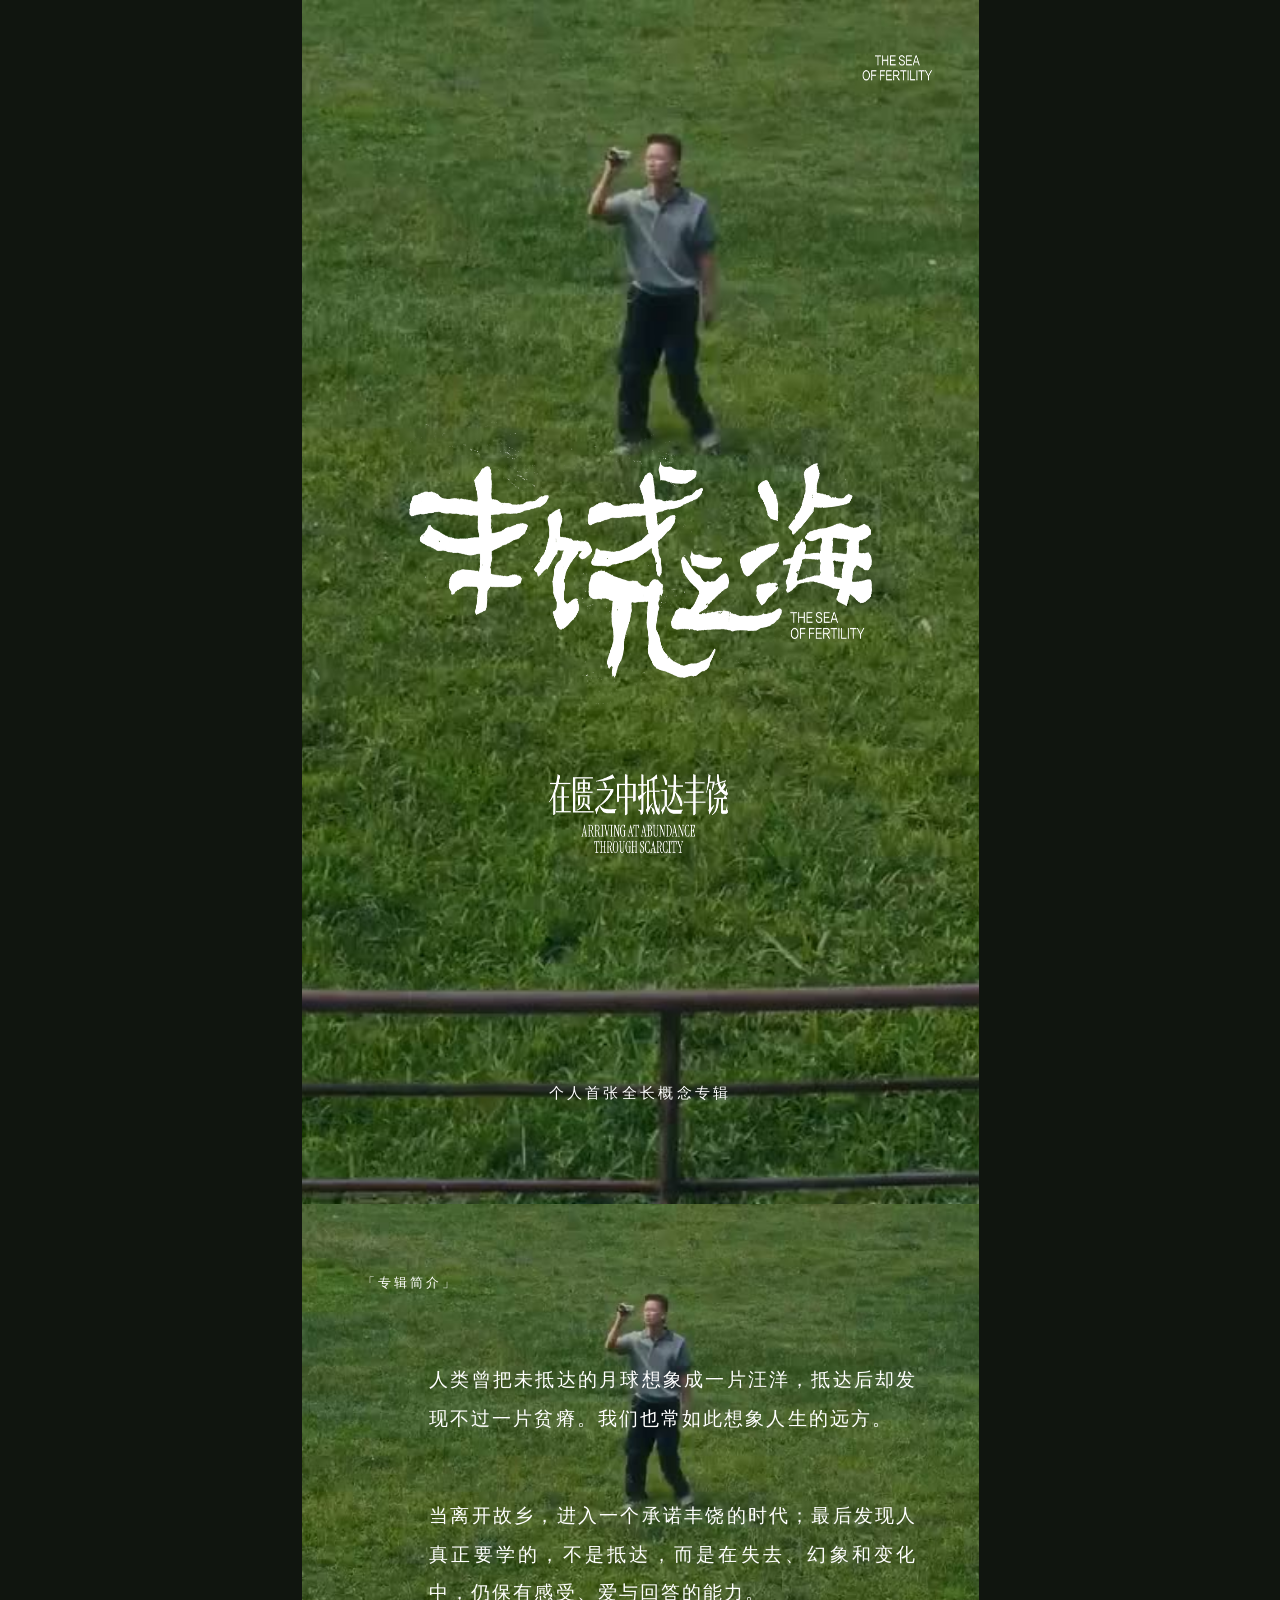
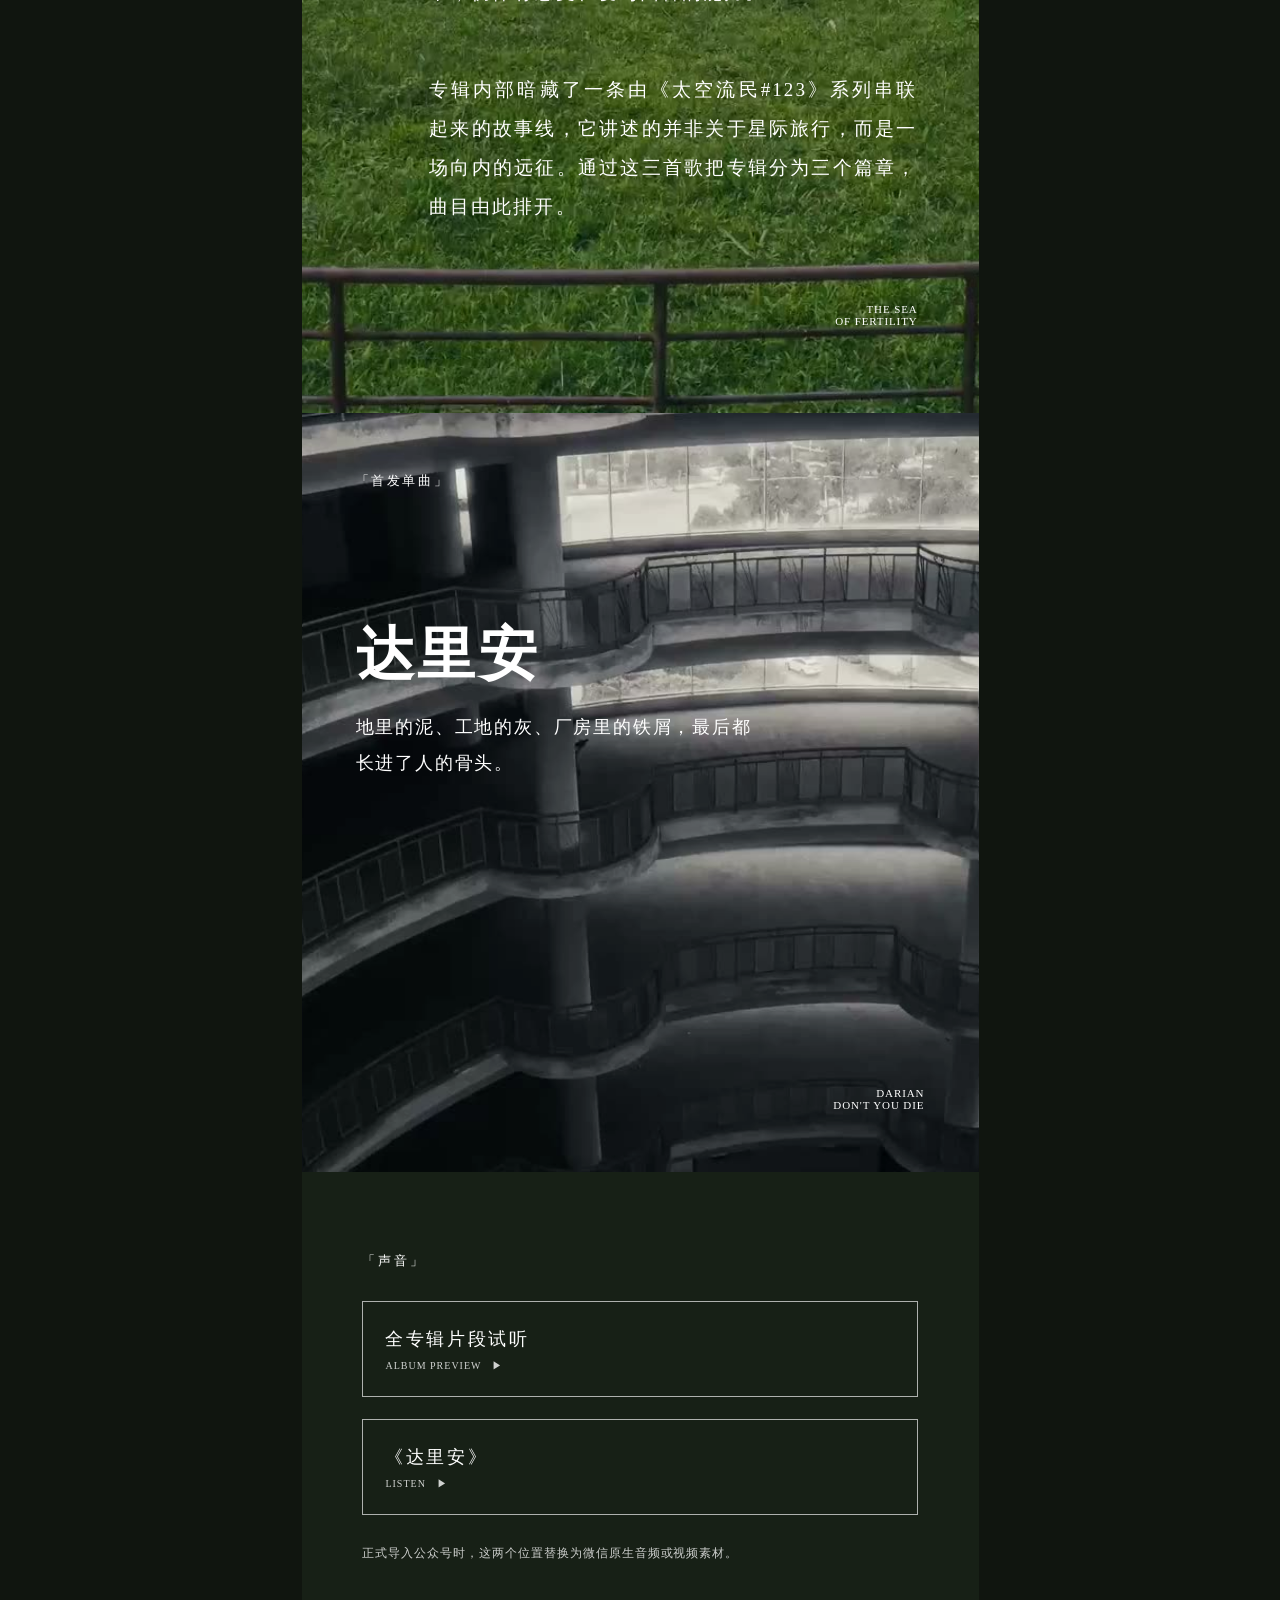
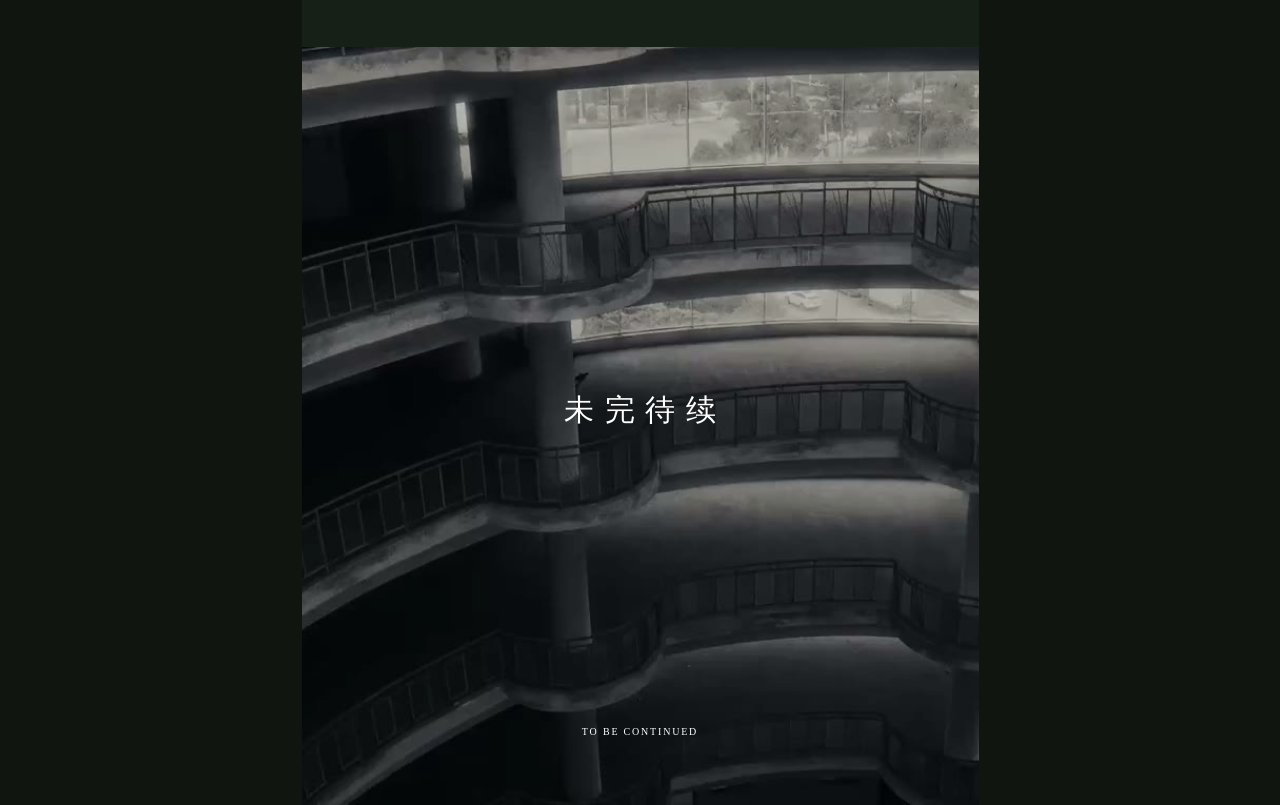
<file: wechat-article-pilot/index.html>
<!doctype html>
<html lang="zh-CN">
<head>
  <meta charset="utf-8">
  <meta name="viewport" content="width=device-width,initial-scale=1,viewport-fit=cover">
  <title>李奥《丰饶之海》· 公众号源码试排版</title>
</head>
<body style="margin:0;background:#10150f;color:#fff;font-family:'Songti SC','STSong','SimSun',serif;">
  <main style="width:100%;max-width:677px;margin:0 auto;overflow:hidden;background:#182517;">
    <section style="position:relative;width:100%;height:0;padding-bottom:177.8%;overflow:hidden;background:#24401b url('https://losdwind.github.io/leo-fengrao-release-test/scene-assets/grass-still.jpg') center/cover no-repeat;">
      <img src="https://losdwind.github.io/leo-fengrao-release-test/scene-assets/psd-overlays/01.png" alt="丰饶之海" style="position:absolute;inset:0;width:100%;height:100%;object-fit:fill;display:block;">
      <p style="position:absolute;left:8%;right:8%;bottom:8%;margin:0;text-align:center;color:#fff;font-size:15px;font-weight:300;line-height:1.8;letter-spacing:.22em;">个人首张全长概念专辑</p>
    </section>

    <section style="position:relative;box-sizing:border-box;min-height:760px;padding:72px 9% 86px;overflow:hidden;background:#24401b url('https://losdwind.github.io/leo-fengrao-release-test/scene-assets/grass-still.jpg') center/cover no-repeat;color:#fff;">
      <p style="margin:0 0 72px;font-size:13px;line-height:1;letter-spacing:.22em;">「专辑简介」</p>
      <div style="margin-left:auto;width:88%;">
        <p style="margin:0 0 58px;font-size:19px;font-weight:300;line-height:2.05;letter-spacing:.11em;text-align:justify;">人类曾把未抵达的月球想象成一片汪洋，抵达后却发现不过一片贫瘠。我们也常如此想象人生的远方。</p>
        <p style="margin:0 0 58px;font-size:19px;font-weight:300;line-height:2.05;letter-spacing:.11em;text-align:justify;">当离开故乡，进入一个承诺丰饶的时代；最后发现人真正要学的，不是抵达，而是在失去、幻象和变化中，仍保有感受、爱与回答的能力。</p>
        <p style="margin:0;font-size:19px;font-weight:300;line-height:2.05;letter-spacing:.11em;text-align:justify;">专辑内部暗藏了一条由《太空流民#123》系列串联起来的故事线，它讲述的并非关于星际旅行，而是一场向内的远征。通过这三首歌把专辑分为三个篇章，曲目由此排开。</p>
      </div>
      <p style="margin:76px 0 0;text-align:right;font-family:Georgia,'Times New Roman',serif;font-size:11px;line-height:1.1;letter-spacing:.08em;">THE SEA<br>OF FERTILITY</p>
    </section>

    <section style="position:relative;width:100%;height:0;padding-bottom:112%;overflow:hidden;background:#202020 url('https://losdwind.github.io/leo-fengrao-release-test/scene-assets/building-still.jpg') center/cover no-repeat;color:#fff;">
      <div style="position:absolute;inset:0;background:rgba(0,0,0,.08);"></div>
      <p style="position:absolute;left:8%;top:8%;margin:0;font-size:13px;line-height:1;letter-spacing:.2em;">「首发单曲」</p>
      <div style="position:absolute;left:8%;right:8%;top:28%;">
        <p style="margin:0;font-size:58px;font-weight:700;line-height:1;letter-spacing:.06em;">达里安</p>
        <p style="margin:25px 0 0;width:72%;font-size:18px;font-weight:300;line-height:2;letter-spacing:.1em;">地里的泥、工地的灰、厂房里的铁屑，最后都长进了人的骨头。</p>
      </div>
      <p style="position:absolute;right:8%;bottom:8%;margin:0;text-align:right;font-family:Georgia,'Times New Roman',serif;font-size:11px;line-height:1.1;letter-spacing:.08em;">DARIAN<br>DON'T YOU DIE</p>
    </section>

    <section style="box-sizing:border-box;padding:82px 9%;background:#172016;color:#fff;">
      <p style="margin:0 0 34px;font-size:13px;line-height:1;letter-spacing:.22em;">「声音」</p>
      <a href="https://losdwind.github.io/leo-fengrao-ref/" style="display:block;box-sizing:border-box;margin:0 0 22px;padding:25px 22px;border:1px solid rgba(255,255,255,.65);color:#fff;text-decoration:none;">
        <span style="display:block;font-size:18px;line-height:1.4;letter-spacing:.14em;">全专辑片段试听</span>
        <span style="display:block;margin-top:9px;font-family:Georgia,'Times New Roman',serif;font-size:10px;line-height:1;letter-spacing:.1em;opacity:.8;">ALBUM PREVIEW　▶</span>
      </a>
      <a href="https://losdwind.github.io/leo-fengrao-ref/" style="display:block;box-sizing:border-box;padding:25px 22px;border:1px solid rgba(255,255,255,.65);color:#fff;text-decoration:none;">
        <span style="display:block;font-size:18px;line-height:1.4;letter-spacing:.14em;">《达里安》</span>
        <span style="display:block;margin-top:9px;font-family:Georgia,'Times New Roman',serif;font-size:10px;line-height:1;letter-spacing:.1em;opacity:.8;">LISTEN　▶</span>
      </a>
      <p style="margin:28px 0 0;font-size:12px;font-weight:300;line-height:1.8;letter-spacing:.08em;opacity:.78;">正式导入公众号时，这两个位置替换为微信原生音频或视频素材。</p>
    </section>

    <section style="position:relative;width:100%;height:0;padding-bottom:112%;overflow:hidden;background:#202020 url('https://losdwind.github.io/leo-fengrao-release-test/scene-assets/building-still.jpg') center/cover no-repeat;color:#fff;">
      <div style="position:absolute;inset:0;background:rgba(0,0,0,.28);"></div>
      <p style="position:absolute;left:0;right:0;top:46%;margin:0;text-align:center;font-size:30px;font-weight:300;line-height:1;letter-spacing:.36em;text-indent:.36em;">未完待续</p>
      <p style="position:absolute;left:0;right:0;bottom:9%;margin:0;text-align:center;font-family:Georgia,'Times New Roman',serif;font-size:10px;line-height:1;letter-spacing:.18em;">TO BE CONTINUED</p>
    </section>
  </main>
</body>
</html>
</file>
<file: scene-assets/fonts/CorpSrcWinSong/site.css>
@font-face {
  font-family: "CorpSrcWinSong";
  src: url("./site.woff2") format("woff2");
  font-style: normal;
  font-display: swap;
  font-weight: 400;
}
</file>
<file: scene-assets/fonts/CorpSrcWinSong/result.css>
/* Service and Built By: ZeoSeven https://zeoseven.com
Generated By cn-font-split https://www.npmjs.com/package/cn-font-split
CopyrightNotice (c) 2025 github.com/MY1L
Description MY1L Serif; Instrument Serif; Source Han Serif; Corporate Mincho ver2; NotoUni.; Nishiki-teki
DesignerName MY1L
DesignerURL https://github.com/MY1L
FontFamilyName CorpSrcWinSong
FontFamilyName 司源赢宋
FontSubfamilyName slim
FontSubfamilyName 施压
FullFontName CorpSrcWinSong
FullFontName 司源赢宋
LicenseDescription SIL Open Font License, Version 1.1
LicenseURL https://scripts.sil.org/OFL
ManufacturerName MYIL
Other Text Version
PostScriptFontName CorpSrcWinSong
UniqueFontID 0.4;MY1L;CorpSrcWinSong
VendorURL https://azz.net/MY1L
VersionString Ver.4 */

@font-face{font-family:"CorpSrcWinSong";src:url("./86cb3b12a503483c.woff2")format("woff2");font-style:normal;font-display:swap;font-weight:400;unicode-range:U+A0,U+A3,U+A7-AB,U+AE-B0,U+B4,U+B6-B8,U+BA-BB,U+D7,U+DE,U+F7,U+2C6-2C7,U+2D8-2DD,U+6AE8,U+7026-7027,U+79B0,U+7E0B,U+7E70,U+8526,U+8ACF,U+8CB0,U+8F61,U+9266,U+9283,U+929A,U+9306,U+9B92,U+9BAA,U+9BD6,U+9C39,U+9D5C;}@font-face{font-family:"CorpSrcWinSong";src:url("./74d20b5b1f2b4856.woff2")format("woff2");font-style:normal;font-display:swap;font-weight:400;unicode-range:U+F97B,U+F97D-F97E,U+F980,U+F98A,U+F98E,U+F991-F993,U+F997,U+F99C,U+F99E-F99F,U+F9A6,U+F9AB,U+F9B1,U+F9B4-F9B5,U+F9BA-F9BB,U+F9BD-F9BE,U+F9C0-F9C1,U+F9C4,U+F9C6-F9C7,U+F9CF,U+F9D3-F9D4,U+F9D7-F9D8,U+F9DA,U+F9DC-F9DE,U+F9E0-F9E4,U+F9E7-F9EA,U+F9F4-F9F6,U+F9FB-F9FD,U+F9FF,U+FA02,U+FA05,U+FA08,U+FA0A,U+FA0C,U+FA2F,U+FA33-FA34,U+FA38,U+FA3A,U+FA4B,U+FA5C,U+FB00,U+FB03-FB04,U+FE10-FE16,U+FE19,U+16FF2,U+1F1F8,U+1F1FA,U+1F44A,U+1F525,U+206A4,U+29F7E,U+29F8C,U+2A83D,U+2B4E7,U+2B7F7,U+2B7FC,U+2CB2D,U+2CB3B,U+2CB4A,U+2CB5B,U+2CB73,U+2CB76,U+2F8ED,U+30EDD,U+323BF,U+32C3C,U+FDF0C,U+FE4E6;}@font-face{font-family:"CorpSrcWinSong";src:url("./d6add46f1d25a6dd.woff2")format("woff2");font-style:normal;font-display:swap;font-weight:400;unicode-range:U+81D3,U+820E,U+8217-8218,U+8276,U+8278,U+82C5,U+82FE,U+8358,U+83D3,U+8429,U+844E,U+8490,U+849F,U+84BB,U+8500,U+8535,U+8557,U+8597,U+8599,U+85AB-85AC,U+85F7,U+86CD,U+874B,U+877F,U+87F7,U+88B4,U+88E1,U+88FD,U+8907,U+8987,U+8997,U+899A,U+89A7,U+89B3,U+8A33,U+8A3B-8A3C,U+8A51,U+8A8C,U+8AAC-8AAD,U+8ACC,U+8B21,U+8B72,U+8B83,U+8B90,U+8C4A,U+8CCE,U+8CDB,U+8D0B,U+8E5F,U+8EE2,U+8EFD,U+8FBA-8FBC,U+8FBF,U+9013,U+9031,U+9045,U+9061,U+90F7,U+9154,U+9197,U+91A4,U+91B8,U+91C6,U+91C8,U+91E6,U+920E,U+9244,U+9271,U+927E,U+92AD,U+92ED,U+92F2-92F3,U+932C,U+9332,U+938C,U+9397,U+939A,U+9418,U+9453,U+9555,U+9591,U+95A2,U+95A4,U+95B2,U+95C7,U+95D8,U+9665,U+967A,U+96A0,U+96A3,U+96B7,U+96BB,U+96D1,U+96EB,U+96F0,U+970A,U+976D,U+9784,U+97EE,U+981A,U+982C,U+9834,U+983C,U+9854-9855,U+99C4-99C6,U+99C8,U+9A12-9A13,U+9A28,U+9AC4,U+9AD9,U+9AEA,U+9BF5,U+9C10,U+9C2F,U+9D0E,U+9D2B-9D2C,U+9D8F,U+9E78,U+9EB9-9EBA,U+9EBF,U+9ED2,U+9ED9,U+9F62,U+9FCF,U+9FD4,U+9FEB-9FED,U+E003,U+E008,U+E07F,U+E300-E301,U+E303,U+F8FF,U+F901-F902,U+F905-F906,U+F90A-F90C,U+F90F,U+F915-F919,U+F91B,U+F91E,U+F921-F923,U+F931,U+F934,U+F937,U+F939-F93A,U+F941,U+F943,U+F945,U+F947-F948,U+F94E,U+F952-F953,U+F956-F957,U+F95D-F95E,U+F962-F963,U+F965-F966,U+F968,U+F96E,U+F973-F974,U+F976,U+F979;}@font-face{font-family:"CorpSrcWinSong";src:url("./cb22a79e5262798e.woff2")format("woff2");font-style:normal;font-display:swap;font-weight:400;unicode-range:U+63B2,U+63BB,U+63C3,U+63FA,U+643E,U+6442,U+6471,U+6483,U+649A,U+64B9,U+6589,U+658E,U+65FB,U+6607,U+6669,U+6681,U+66A6,U+66FD,U+6762,U+67A0,U+67CA,U+67FB,U+67FE,U+6802-6804,U+6822,U+6834,U+685C-685D,U+685F,U+68B1,U+68B6,U+68BC,U+68EA,U+6900,U+6919,U+691B-691C,U+6955,U+6962,U+696F,U+6973,U+697D,U+698A,U+698E,U+69D8-69D9,U+69FB,U+6A0B,U+6A29,U+6A2B,U+6A7F,U+6B1D,U+6B4E,U+6B53,U+6B69,U+6B6F,U+6B73-6B74,U+6BBB,U+6BCE,U+6BD8,U+6C17,U+6C37,U+6C3E,U+6C4E,U+6C5A,U+6C96,U+6CA2,U+6D29,U+6D44,U+6D6C,U+6D99,U+6D9C,U+6E07-6E09,U+6E0B,U+6E13,U+6E80,U+6E8C,U+6EDD,U+6F45,U+6F5F,U+701E,U+702C,U+70BA,U+7114,U+713C,U+71D0,U+71DA,U+72A0,U+72DB,U+731F,U+7363,U+73EA,U+7460,U+7473,U+7523,U+754A,U+7551,U+7560,U+7573,U+7577,U+758E,U+75E9,U+7652,U+767A,U+7690,U+76C3,U+770C,U+7752,U+77AD,U+7815,U+7832,U+783F,U+7872,U+7881,U+7895,U+7947,U+794E,U+7950,U+79A6,U+7A1C,U+7A32,U+7A40,U+7A42,U+7A4F-7A50,U+7A63,U+7A6B,U+7A93,U+7AC3,U+7ADC,U+7AEA,U+7B39,U+7B48,U+7B86-7B87,U+7BE0,U+7BED,U+7C7E,U+7C81-7C82,U+7C8B,U+7C8D,U+7C9B,U+7CA7,U+7CCE,U+7D18,U+7D2C,U+7D43,U+7D4C,U+7D75-7D76,U+7D99-7D9A,U+7DCF,U+7DD1,U+7E01,U+7E04,U+7E26,U+7E3A,U+7E4A-7E4B,U+7E4D,U+7E67,U+7F6B,U+7FC0,U+7FEB,U+8061,U+8074,U+8107,U+8133;}@font-face{font-family:"CorpSrcWinSong";src:url("./d0f45054f4e50683.woff2")format("woff2");font-style:normal;font-display:swap;font-weight:400;unicode-range:U+4E80,U+4E85,U+4E96,U+4E9C,U+4ECF,U+4EEE,U+4F1D,U+4F75,U+4FA1,U+4FAD,U+4FC2,U+4FF5,U+5016,U+5023-5024,U+5036,U+5039,U+5072,U+507D,U+50C8,U+50CD,U+514E,U+5150,U+5186,U+51A8,U+51B4,U+51E6-51E7,U+51EA,U+5263-5264,U+5270,U+52B4,U+52B9,U+52C5,U+52E7,U+52F2,U+5301-5302,U+534D,U+5350,U+5358,U+53B3,U+53CE,U+53D2,U+53D5,U+53E1,U+540B,U+5414,U+5449,U+5451,U+546A,U+54B2,U+54B5,U+5516,U+556B,U+5570,U+55B0,U+55B6,U+5629,U+5642,U+565B,U+567A,U+56A2,U+56E3,U+56E7,U+56F2-56F3,U+56FC,U+570F,U+5727,U+57DC,U+57FC,U+583A,U+5840-5841,U+5859-585A,U+5869,U+5897,U+58CA,U+58CC,U+58F1-58F2,U+58F7,U+5909,U+5968,U+59AC,U+59C9,U+59E6,U+59EA-59EB,U+59F6,U+5A2F,U+5B22,U+5B2C,U+5B8D,U+5B9F,U+5BDB,U+5BFE,U+5C02,U+5C2D,U+5C44,U+5C4C,U+5CA8,U+5CE0,U+5D8B,U+5DCC,U+5DE3,U+5DFB,U+5E2F-5E30,U+5E81,U+5E83,U+5EC3,U+5EFB-5EFC,U+5F0C,U+5F10,U+5F14,U+5F1C,U+5F3E,U+5F41,U+5F4A,U+5F6B,U+5F93,U+5FB3-5FB4,U+5FDC,U+6075,U+60A9-60AA,U+60C7,U+60E3,U+617E,U+61D0,U+6226,U+622F,U+6238,U+623B,U+6255,U+6271,U+629C,U+629E,U+62DD,U+62E0-62E1,U+6319,U+633F,U+6357,U+635C,U+6368,U+6372;}@font-face{font-family:"CorpSrcWinSong";src:url("./1594a45cdf8350e7.woff2")format("woff2");font-style:normal;font-display:swap;font-weight:400;unicode-range:U+1E9E,U+2003,U+2006,U+2015,U+2030,U+2039-203A,U+2122,U+2190-2193,U+2212,U+2215,U+2329-232A,U+2425,U+2580,U+2584,U+2588,U+2599,U+259B,U+2605-2606,U+2640-2642,U+266A-266C,U+26A2-26A7,U+2B1A,U+2E85,U+2E89,U+2E90,U+2E92-2E93,U+2E95,U+2E99,U+2E9F-2EA1,U+2EA3,U+2EA6,U+2EAD,U+2EB0,U+2EBA,U+2EBF,U+2EC2,U+2EC5,U+2EC8-2EC9,U+2ECB,U+2ED0-2ED1,U+2ED3-2ED4,U+2ED6,U+2ED9-2EDD,U+2EE0,U+2EE2,U+2EE5-2EE7,U+2EE9-2EF0,U+2EF2-2EF3,U+2FF0,U+3000,U+3005,U+3007,U+301C,U+4E21,U+4E31,U+4E3C,U+4E42,U+4E46,U+4E57;}@font-face{font-family:"CorpSrcWinSong";src:url("./39e53f2adf0f36f2.woff2")format("woff2");font-style:normal;font-display:swap;font-weight:400;unicode-range:U+FF73-FF9F,U+FFE5;}@font-face{font-family:"CorpSrcWinSong";src:url("./421213f19a950a96.woff2")format("woff2");font-style:normal;font-display:swap;font-weight:400;unicode-range:U+FF03-FF06,U+FF0A,U+FF10-FF19,U+FF21-FF3A,U+FF3C,U+FF61-FF72;}@font-face{font-family:"CorpSrcWinSong";src:url("./9041b95e52624f0b.woff2")format("woff2");font-style:normal;font-display:swap;font-weight:400;unicode-range:U+30BC-30E2,U+30E4-30FA,U+30FC-30FF;}@font-face{font-family:"CorpSrcWinSong";src:url("./61525b2823a9c223.woff2")format("woff2");font-style:normal;font-display:swap;font-weight:400;unicode-range:U+3041-3096,U+3099-30A1,U+30A3-30BB;}@font-face{font-family:"CorpSrcWinSong";src:url("./322c96f876ff079d.woff2")format("woff2");font-style:normal;font-display:swap;font-weight:400;unicode-range:U+4E99,U+4FB6,U+5098,U+50AD,U+50D1,U+50D5,U+5147,U+53AD,U+5442,U+5504,U+559A,U+562F,U+5687,U+589C,U+58B3,U+58BE,U+5A41,U+5BF5,U+5C4D,U+5CA1,U+5D50,U+5E25,U+6065,U+6190,U+61A4,U+61C7,U+64B2,U+65AC,U+66C7,U+67F5,U+68DF,U+68F2,U+6953,U+6A3A,U+6AD3,U+6ADB,U+6B3D,U+6E26,U+6E4A,U+6F23,U+6F2C,U+6F97,U+6FC1,U+6FE4,U+7015,U+7058,U+71E6,U+71ED,U+72FD,U+7345,U+74BD,U+77EF,U+786F,U+78EF,U+798E,U+79BF,U+7A4E,U+7AAA,U+7AAF,U+7ABA,U+7BE4,U+7C3E,U+7CDE,U+7D17,U+7D33,U+7D3A,U+7D5E,U+7D62,U+7D79,U+7DAC,U+7DB4,U+7DBB,U+7DBE,U+7DCB,U+7DE0,U+7DEC,U+7DEF,U+7E1B,U+7E1E,U+7E55,U+7E6D,U+7E8F,U+7F75,U+7F77,U+7FA8,U+807E,U+81BF,U+82E7,U+834A,U+8466,U+8494,U+84BC,U+852D,U+854E,U+856A,U+85F9,U+865C,U+8766,U+87FB,U+8956,U+8A23,U+8A54,U+8A60,U+8A63,U+8A6B,U+8A6E,U+8A70,U+8AB9,U+8ABC,U+8AD2,U+8ADC,U+8AE6,U+8AED,U+8AFA,U+8B01,U+8B04,U+8B0E,U+8B19,U+8B2C,U+8C9E,U+8CA9,U+8CAF,U+8CC2,U+8CC4,U+8CCA,U+8CD1,U+8CDC,U+8CED,U+8ED2,U+8F4D,U+8F5F,U+919C,U+91D8,U+91E3,U+91E7,U+920D,U+9234,U+9237,U+925B,U+9262,U+9291,U+92E4,U+92F8,U+9310,U+9318,U+9320,U+9328,U+934D,U+9354,U+936C,U+93A7,U+93D1,U+9419,U+9438,U+958F,U+96DB,U+9803,U+9811,U+984E,U+98E2,U+98F4,U+9905,U+990C,U+9913,U+9957,U+99B4,U+99C1,U+99D2,U+99FF,U+9B8E,U+9BAB,U+9BAD,U+9BC9,U+9BDB,U+9BE8,U+9C0D,U+9C2D,U+9C3B,U+9C48,U+9C52,U+9C57,U+9CE9,U+9CF6,U+9D07,U+9D1B,U+9D28,U+9D60-9D61,U+9D6C,U+9DB4,U+9DF2,U+9DF9-9DFA;}@font-face{font-family:"CorpSrcWinSong";src:url("./007ad4c982ad5261.woff2")format("woff2");font-style:normal;font-display:swap;font-weight:400;unicode-range:U+5009,U+502B,U+5075,U+5091,U+50BE,U+51CD,U+51F1,U+53E2,U+55AA,U+55AC,U+5606,U+5617,U+5674,U+5678,U+5857,U+5875,U+58C7,U+5922,U+596A,U+596E,U+5A66,U+5B30,U+5B6B,U+5CEF,U+5CF6,U+5DBA,U+5E33,U+5EDF,U+60B6,U+6176,U+6182,U+61B2,U+61B6,U+61F2,U+61F8,U+6383,U+639B,U+64AB,U+64FE,U+6575,U+66A2,U+66AB,U+68C4,U+694A,U+69CD,U+6B04,U+6BBA,U+6DBC,U+6DF5,U+6E67,U+6E6F,U+6EC5,U+6F01,U+6F54,U+6F70,U+6FA4,U+6FB1,U+6FC3,U+6FEB,U+70CF,U+7149,U+7169,U+71C8,U+721B,U+723A,U+727D,U+7336,U+7344,U+755D,U+78A9,U+798D,U+7AAE,U+7CE7,U+7CFE,U+7D0B,U+7D10,U+7D14,U+7D21,U+7DB1,U+7DBF,U+7DD2,U+7E2B,U+8056,U+8105,U+8139,U+814E,U+816B,U+8178,U+819A,U+81E5,U+8266,U+84EE,U+8569,U+85A6,U+85A9,U+85CD,U+8755,U+8972,U+8A0A,U+8A1F,U+8A50,U+8A73,U+8A87,U+8A95,U+8A98,U+8AA0,U+8AB0,U+8AEE,U+8AFE,U+8B00,U+8B1D,U+8B39,U+8B5C,U+8C9D,U+8CA2,U+8CC0,U+8CC3,U+8CD3,U+8CDE,U+8CE2,U+8CE6,U+8D08,U+8DE1,U+8E8D,U+8ECC,U+8EF8,U+8F14,U+8F1D,U+8F29,U+8F3F,U+8F44,U+905C,U+907C,U+90F5,U+912D,U+9285,U+9298,U+92D2,U+92EA,U+9326,U+932B,U+934B,U+935B,U+9396,U+9583,U+9589,U+95A3,U+95A5,U+9663,U+9670,U+9727,U+97D3,U+97FB,U+9801-9802,U+9812-9813,U+9817,U+985B,U+98EF,U+98FC-98FE,U+99B3,U+99D0,U+99D5,U+9A0E,U+9A30,U+9A5A,U+9B6F,U+9CE5,U+9CF3-9CF4,U+9D3B,U+9E97;}@font-face{font-family:"CorpSrcWinSong";src:url("./954c3373ad487aad.woff2")format("woff2");font-style:normal;font-display:swap;font-weight:400;unicode-range:U+4E82,U+5049,U+5074,U+50B5,U+50B7,U+50C5,U+5100,U+5104,U+511F,U+5132,U+518A,U+525B,U+5287,U+5289,U+52DD,U+5553,U+55AB,U+5712,U+57F7,U+5805,U+584A,U+5BAE,U+5BE7,U+5C0B,U+5E63,U+5EAB,U+5EE0,U+5F35,U+5FB9,U+611B,U+6163,U+616E,U+63DA-63DB,U+63EE,U+640D,U+64C1,U+64EC,U+6557,U+6A39,U+6A4B,U+6E1B,U+6E9D,U+6F22,U+6F38,U+6F64,U+707D,U+7159,U+723E,U+7372,U+7562,U+7570,U+76E4,U+7AF6,U+7B46,U+7BC9,U+7C21,U+7D00,U+7D05,U+7D0D,U+7D19,U+7D1B,U+7D39,U+7D42,U+7D61,U+7D9C,U+7DCA,U+7DE8-7DE9,U+7DF4,U+7E2E,U+7E3E,U+7F70,U+7F85,U+805E,U+8108,U+81E8,U+8208,U+8449,U+84CB,U+8607,U+862D,U+885B,U+885D,U+88DC,U+89AA,U+8A02,U+8A0E,U+8A13,U+8A17,U+8A2A,U+8A31,U+8A34,U+8A3A,U+8A5E,U+8A69,U+8AA4,U+8AC7,U+8AF8,U+8B02,U+8B1B,U+8CA0-8CA1,U+8CA7-8CA8,U+8CAB,U+8CB4,U+8CB7-8CB8,U+8CBC,U+8CBF,U+8CE0,U+8CFC,U+8DA8,U+8EDF,U+8F09,U+8F2A,U+8F2F,U+8F38,U+9023,U+904A,U+9055,U+9060,U+9077,U+907A,U+91DD,U+9280,U+92FC,U+932F,U+9375,U+937E,U+93AE,U+93E1,U+9451,U+9673,U+9678,U+967D,U+968A,U+968E,U+96F2,U+9806,U+9808,U+983B,U+984D,U+9858,U+9867,U+98DB,U+98F2,U+9928,U+99AC,U+9B5A,U+9BAE,U+9F8D;}@font-face{font-family:"CorpSrcWinSong";src:url("./36f9ca2bab29531c.woff2")format("woff2");font-style:normal;font-display:swap;font-weight:400;unicode-range:U+4E26,U+500B,U+5099,U+512A,U+5247,U+5275,U+5283,U+52D5,U+52D9,U+52E2,U+5354,U+54E1,U+554F,U+5831,U+5834,U+5BE9,U+5C0E,U+5C64,U+5E2B,U+5E79,U+5E7E,U+5F37,U+5FA9,U+614B,U+63A1,U+6642,U+66F8,U+6771,U+696D,U+6975,U+69CB,U+6A19,U+6A5F,U+6C7A,U+6CC1,U+6E2C,U+6E96,U+7121,U+71B1,U+73FE,U+74B0,U+7642,U+76E3,U+78BA,U+790E,U+7A2E,U+7A4D,U+7BC0,U+7BC4,U+7D04,U+7D1A,U+7D30,U+7D44,U+7D50,U+7D66,U+7D71,U+7DAD,U+7DB2,U+7DDA,U+7E54,U+7FA9,U+7FD2,U+806F,U+8077,U+83EF,U+8846,U+8853,U+88CF,U+898B,U+898F,U+8996,U+8A08,U+8A18,U+8A2D,U+8A55,U+8A66,U+8A71-8A72,U+8A8D,U+8A9E,U+8AAA,U+8AB2,U+8ABF,U+8ACB,U+8AD6,U+8B58,U+8B70,U+8B77,U+8CAC,U+8CBB,U+8CC7,U+8CEA,U+8ECA,U+8ECD,U+8F03,U+8FB2,U+9019,U+9032,U+904B,U+904E,U+9054,U+9069,U+9078,U+9084,U+9577,U+9580,U+958B,U+9593,U+969B,U+96E2-96E3,U+96FB,U+97FF,U+9805,U+9810,U+9818,U+982D,U+984C,U+985E,U+98A8,U+990A;}@font-face{font-family:"CorpSrcWinSong";src:url("./e1bbbdee25540213.woff2")format("woff2");font-style:normal;font-display:swap;font-weight:400;unicode-range:U+4E2C,U+4E3F,U+502E,U+5107,U+5155,U+5216,U+5281,U+5293,U+53B6,U+54F3,U+5523,U+553C,U+55B5,U+570A,U+5776,U+5819,U+5ADC,U+5B32,U+5B65,U+5C88,U+5C8D,U+5E3B,U+5F61,U+5FEE,U+6067,U+614A,U+615D,U+62F6,U+63AD,U+63BE,U+6420,U+6434,U+6484,U+6499,U+652E,U+67D9,U+67DD,U+6920,U+6A8E,U+6AA0,U+6B43,U+6BEA,U+6BF5,U+6C15,U+6D5E,U+6EE0,U+6F2D,U+6F46,U+717A,U+71E0,U+72C1,U+72C3,U+72E8,U+730A,U+7338,U+73E7,U+746D,U+752F,U+754E,U+75B0,U+7603,U+7722,U+778D,U+77A2,U+77E7,U+7809,U+7811,U+7857,U+786D,U+78C9,U+78F2,U+791E,U+7946,U+7967,U+799A,U+7B45,U+7B9D,U+7BA2,U+7CD7,U+7F32,U+8014,U+8028,U+804D,U+8080,U+80C2,U+80D9,U+80EC,U+810E,U+8159,U+817D,U+81A3,U+81AA,U+8201,U+82E0,U+833C,U+836E,U+83E5,U+8459,U+848E,U+84CD,U+84D0,U+84F0,U+85B7,U+871E,U+8723,U+8729,U+8753,U+877E,U+878B,U+8793,U+87D3,U+8803,U+88D2,U+8966,U+89DC,U+89EB,U+8B26,U+8BF6,U+8C2E,U+8C8A,U+8C98,U+8D33,U+8D47,U+8D55,U+8E2C,U+8E9C,U+8E9E,U+8ECE,U+8FEE,U+9139,U+914F,U+9174,U+9191,U+928E,U+9494,U+94F4,U+950A,U+952B,U+953C,U+9564,U+960C,U+9622,U+9674,U+9794,U+98A5,U+9A98,U+9A9F,U+9B48,U+9CA6,U+9CB0,U+9CBA,U+9CCB,U+9CD8,U+9E32,U+9E5B,U+9E88,U+9EB4,U+9F3D,U+9F44,U+9F86;}@font-face{font-family:"CorpSrcWinSong";src:url("./72d19759b92e1aa1.woff2")format("woff2");font-style:normal;font-display:swap;font-weight:400;unicode-range:U+4E0C,U+4E28,U+4E36,U+4EA0,U+4EC2,U+4F91,U+4F94,U+4FC5,U+50BA,U+50ED,U+5181-5182,U+51F5,U+522D,U+525E,U+5282,U+5290,U+52F9,U+5369,U+537A,U+53A3,U+5423,U+54B4,U+54D5,U+54D9,U+54DC,U+54FF,U+552A,U+5588,U+55C9,U+5686,U+5786,U+57A4,U+57F4,U+580B,U+5820,U+5865,U+58BC,U+5902,U+5925,U+5A08,U+5AB5,U+5BE4,U+5C1C,U+5C22,U+5C66,U+5C6E,U+5CB5,U+5D3E,U+5DDB,U+5E80,U+5EE8,U+5F2A,U+5F50,U+5FED,U+605D,U+609B,U+609D,U+619D,U+61D4,U+620B,U+6224-6225,U+6243,U+6322,U+6343,U+63CE,U+63F2,U+640B-640C,U+6445,U+6496,U+64D0,U+64D7,U+6509,U+6534,U+6549,U+656B,U+6603,U+674C,U+67A8,U+680A,U+6833,U+6844,U+684A,U+6864,U+6957,U+6971,U+6A65,U+6A91,U+6C2A,U+6C5C,U+6CD0,U+6D0E,U+6D48,U+6E2B,U+6EB2,U+6EB7,U+6F24,U+706C,U+70B1,U+70C0,U+7113,U+721D,U+728B,U+72F3,U+7303,U+7321,U+7339,U+734D,U+736C,U+736F,U+74A9,U+750D,U+7513,U+7592,U+75C4,U+760A,U+762D,U+7643,U+7707,U+770D,U+7735,U+77B5,U+7839,U+784E,U+7924,U+793B,U+7953,U+798A,U+7A06,U+7A78,U+7A80,U+7AAD,U+7B58,U+7BA8,U+7BDA,U+7BE5,U+7CC8,U+7EC1,U+7F0B,U+7F0F,U+7F12,U+7F33,U+7F68,U+8022,U+8025,U+8029,U+8035,U+809C,U+80AD,U+80B7,U+80E9,U+80F2,U+8204,U+8221,U+8223,U+822D,U+823B,U+824B,U+825A,U+8274,U+827D,U+827F,U+82B0,U+82C8,U+8307,U+8347,U+837D,U+839B,U+83B0,U+83F9,U+8487-8488,U+84B9,U+8539,U+8579-857A,U+85A8,U+864D,U+867C,U+86B0,U+86D1,U+86D8,U+86F2,U+8764,U+8770,U+8788,U+8797,U+87B5,U+881B,U+8844,U+88FC,U+8930,U+89CC,U+89D6,U+8BA0,U+8BD4,U+8C02,U+8C2B,U+8C85,U+8DBC,U+8E23,U+8E40,U+8E94,U+8F77,U+8F79,U+8F81-8F82,U+8FD5,U+9058,U+90B6,U+914E,U+91A2,U+91B5,U+943E,U+94B6-94B8,U+94DE,U+94EB,U+94F9,U+950D-950E,U+9514,U+9516,U+9518,U+951E,U+9529,U+9538,U+953E-953F,U+9544,U+954E,U+955F,U+9561,U+9569,U+95F6,U+95FC,U+9603,U+960D,U+963D,U+9667,U+96B3,U+9792,U+97AB,U+98A1,U+9969,U+9A80,U+9A92,U+9A96,U+9AB1,U+9AD1,U+9B0F,U+9B2F,U+9C92,U+9C95,U+9CBC,U+9CC6,U+9CD0,U+9E38,U+9E3A,U+9E71,U+9E7E,U+9EE5,U+9EEA,U+9EF9,U+9EFB-9EFC,U+9FA0;}@font-face{font-family:"CorpSrcWinSong";src:url("./f79807d346d8a84c.woff2")format("woff2");font-style:normal;font-display:swap;font-weight:400;unicode-range:U+4EF3,U+4F1B,U+4F74,U+4F7E,U+507E,U+50D6,U+50EC,U+51AB,U+51B1,U+52D6,U+5326,U+536E,U+5459,U+54A9,U+54DA,U+55BE,U+55CD,U+564D,U+572C,U+572F,U+574C,U+576B,U+57D8,U+57F8,U+57FD,U+5844,U+59D2,U+5AE0,U+5B16,U+5B37,U+5B5B,U+5B80,U+5B84,U+5CBD,U+5D1E,U+5D6B,U+5E31,U+5E5E,U+5EFE,U+5F11,U+5F56,U+5F58,U+5F73,U+5F82,U+5F8C,U+5FC4,U+5FC9,U+5FE4,U+600A,U+602B,U+60DD,U+6106,U+610D,U+63DE,U+63F8,U+641B,U+643F,U+64E4,U+6634,U+66DB,U+676A,U+67B5,U+681D,U+6883,U+698D,U+69B1,U+69D4,U+69E0,U+6A18,U+6B37,U+6B39,U+6B9B,U+6C46,U+6D7C,U+6ED7,U+6F36,U+6F72,U+6F89,U+6F8C,U+7035,U+7039,U+7173,U+7178,U+71D4,U+7228,U+727F,U+728F,U+72B4,U+72EF,U+72F4,U+7331,U+7481,U+74DE,U+74E0,U+7540,U+755B,U+758B,U+75C3,U+75E6,U+7605,U+761B,U+7625,U+7635,U+763C,U+764D,U+76CD,U+7704,U+7743,U+7747,U+7780,U+7847,U+786A,U+78A5,U+78B9,U+7962,U+7A02-7A03,U+7AAC,U+7AB3,U+7B0A,U+7B4C,U+7B7B,U+7BFC,U+7C0F,U+7C16,U+7C40,U+7C9E,U+7CA2,U+7CC7,U+7CF8,U+7D77,U+7E3B,U+7EA1,U+7EA9,U+7EF2,U+7F02,U+7F07,U+7F0C,U+7F23,U+7F2F,U+7F9D,U+7FBC,U+8016,U+8020,U+80E8,U+811E,U+812C,U+8136,U+8182,U+822F,U+8233,U+825F,U+8268,U+8284,U+8288,U+828F,U+8291,U+8308,U+8311,U+831A-831B,U+835B,U+836D,U+83A9,U+83B6,U+83DD,U+8406,U+840F,U+845C,U+84B4,U+84E3,U+850C,U+855E,U+85A4,U+863C,U+867F,U+86BA,U+86C4,U+86DE,U+86F1,U+873E,U+87AC-87AD,U+87BD,U+87DB,U+880A,U+883C,U+8864,U+887F,U+88BC,U+88F0,U+890A,U+892B,U+895E,U+89CB,U+89CF,U+89EF,U+8A48,U+8BDC,U+8C18,U+8C33,U+8C94,U+8DB1,U+8DCF,U+8DD6,U+8DE3,U+8E6F,U+8E90,U+8F7A,U+8F7E,U+8FB6,U+8FD3,U+902D,U+90BE,U+90DB,U+9161,U+9164,U+91A3,U+91AD,U+91AF,U+936A,U+948B,U+94D8,U+9513,U+953A,U+956C,U+963C,U+9654,U+966C,U+9688,U+972A,U+9730,U+97B2,U+97B4,U+9967,U+996B,U+9987,U+9998,U+9A75,U+9A7A,U+9AA3,U+9ABA,U+9ADF,U+9AED,U+9AF9,U+9B08,U+9B43,U+9C8E,U+9C94,U+9C9A,U+9CB4,U+9CBD,U+9CD4,U+9E2B,U+9E31,U+9E36,U+9E4B,U+9E4E,U+9E55,U+9E63,U+9E68-9E69,U+9EBD,U+9EC9,U+9F0D,U+9F2C,U+9F37,U+9F51;}@font-face{font-family:"CorpSrcWinSong";src:url("./3d226356f29c572a.woff2")format("woff2");font-style:normal;font-display:swap;font-weight:400;unicode-range:U+4E69,U+4F67,U+4FDC,U+50A7,U+50E6,U+5196,U+5202,U+5233,U+523F-5240,U+52A2,U+5363,U+5432,U+5456,U+5476,U+54AD,U+54CF,U+5537,U+5575,U+5581,U+55CC,U+55FE,U+5601,U+561E,U+56DD,U+56DF,U+5709,U+57CF,U+57D2,U+580D,U+5881,U+589A,U+5941,U+5981,U+59B2,U+5AAA,U+5C25,U+5D24,U+5D5D,U+5D74,U+5DEF,U+5E42,U+5E8B,U+5EB3,U+5ED2,U+5EF4,U+5FAD,U+6003,U+601B,U+603C,U+6083,U+6092,U+60AB,U+6100,U+6126,U+6206,U+6217,U+62CA,U+6369,U+638E,U+63B4,U+6426,U+646D,U+6535,U+65C4,U+6661,U+6715,U+6769,U+6798,U+67A7,U+67C3,U+6855,U+6861,U+68F9,U+69CA,U+69ED,U+69F2,U+69FF,U+6BB3,U+6BF9,U+6C05,U+6C0D,U+6CA9,U+6CB2,U+6CD6,U+6CF6-6CF7,U+6CFA,U+6D1A,U+6D33,U+6DAB,U+6E16,U+6E53-6E54,U+6EBB,U+6FB6,U+709D,U+7198,U+71B5,U+7256,U+725D,U+727E,U+72AD,U+72F7,U+72FB,U+7313,U+739F,U+73E5,U+74BA,U+750F,U+754B,U+75AC,U+75D6,U+760C,U+7615,U+7617,U+7630,U+7640,U+76A4,U+76B2,U+775A,U+77BD,U+781F,U+78A1,U+7905,U+79B3,U+7B2B,U+7B2E,U+7B31,U+7B3E,U+7B62,U+7B6E,U+7B85,U+7B9C,U+7BCC,U+7BEA,U+7C0B,U+7C74,U+7C9C,U+7CC1,U+7CE8,U+7E47,U+7E9F,U+7EA5,U+7EE0,U+7EE8,U+7EF1,U+7F21,U+7F27,U+7F74,U+7F7E,U+7FB0,U+802A,U+8031,U+8071,U+80EA,U+8112,U+8114,U+8160,U+8169,U+81A6,U+81C1,U+8234,U+829F,U+82A4,U+82E1,U+82FB,U+8333,U+836C,U+83C0,U+83F8,U+8411,U+841C,U+845A,U+8489,U+848C,U+84BD,U+84E0,U+8548,U+8627,U+8629,U+866E,U+86B5,U+86E9,U+86F4,U+86F8,U+872E,U+8731,U+877B,U+877D,U+8785,U+87AB,U+87EA,U+8813,U+8816,U+8832,U+88CE,U+88E2-88E3,U+88E5,U+897B,U+89DA,U+89F3,U+8BD3,U+8BFC,U+8C35,U+8D46,U+8D4D,U+8DBA,U+8DDE,U+8E3A,U+8F75,U+8F94,U+9179,U+917E,U+94AB-94AC,U+94D1,U+94D7,U+94E5,U+9515,U+952A,U+952C,U+9545,U+9558,U+9565,U+9567-9568,U+956A,U+961D,U+96CE,U+96E0,U+987C,U+9883,U+989F,U+98E7,U+990D,U+9993,U+9AC0,U+9AE1,U+9AEB,U+9B51,U+9C86,U+9C8B,U+9CA0-9CA1,U+9CA3,U+9CAE,U+9CCE,U+9CD3,U+9CE2,U+9E37,U+9E39,U+9E41,U+9E48,U+9E6A,U+9E87,U+9EE2,U+9EE9,U+9F17,U+9F19,U+9F2F,U+9F39,U+9F80,U+9F85;}@font-face{font-family:"CorpSrcWinSong";src:url("./dd79a6684a836f68.woff2")format("woff2");font-style:normal;font-display:swap;font-weight:400;unicode-range:U+4E47,U+4F65,U+4F89,U+5261,U+52AC,U+531A,U+5416,U+5452,U+5454,U+5472,U+5478,U+54BB,U+54C2,U+54D3,U+54DE,U+553F,U+55E5,U+560C,U+566B,U+572E,U+5793,U+57EF,U+581E,U+5924,U+593C,U+5997,U+59A3,U+59AB,U+5AB8,U+5AD4,U+5AD8,U+5AF1,U+5B34,U+5B53,U+5BA5,U+5C59,U+5C63,U+5D5B,U+5E0F,U+5E11,U+5E14,U+5E91,U+5ED1,U+5F40,U+5FBC,U+6004,U+600D,U+6019,U+605A,U+610E,U+61B7,U+623D,U+624C,U+634C,U+64BA,U+65D2,U+65F0,U+670A,U+6753,U+67E2,U+67F0,U+680C,U+686B,U+6939,U+696E,U+6980,U+6A17,U+6A7C,U+6AAB,U+6B82,U+6B84,U+6BF3,U+6C06-6C07,U+6C19-6C1A,U+6D07,U+6D27,U+6D2B,U+6D91,U+6E8F,U+6F74,U+6FDE,U+7085,U+70BB,U+723B,U+726E,U+72B0,U+72CE,U+72F2,U+72FA,U+731E,U+7322,U+737E,U+738E,U+7477,U+748E,U+755A,U+7594,U+75B3,U+763F,U+7654,U+771A,U+7726,U+7765,U+7768,U+77EC,U+7817,U+781C,U+78D4,U+78D9,U+7913,U+7957,U+79D5,U+79EB,U+7A70,U+7A86,U+7B25,U+7B2A,U+7B38,U+7B47,U+7B72,U+7BA7,U+7C26,U+7C9D,U+7DAE,U+7E9B,U+7EE1,U+7EFE,U+7F01,U+7F11,U+7F17,U+7F31,U+7F36,U+7FEE,U+801C,U+8043,U+809F,U+80AB,U+80CD,U+80D7,U+8118,U+8188,U+823E,U+8279,U+8298,U+82C1,U+82CA,U+82D8,U+82E4,U+82F4,U+8306,U+833A,U+835C,U+839C,U+83BC,U+83D4,U+83DF,U+8401,U+8451,U+846D,U+8476,U+8478,U+84BA,U+851F,U+8556,U+8585,U+867A,U+868B,U+868D,U+8734,U+8765,U+87CA,U+87EE,U+886E,U+8872,U+887E,U+88A2,U+88B7,U+88C9,U+8BB5,U+8BCE,U+8BD6,U+8BF3,U+8BF9,U+8C04,U+8C16-8C17,U+8C1D,U+8C25,U+8C36,U+8C55,U+8C73,U+8C78,U+8D40,U+8D5C,U+8D91,U+8DEB-8DEC,U+8E14,U+8E41,U+8F6D,U+8F8E,U+8FE8,U+900B,U+9011,U+90CF,U+915E,U+9162,U+9172,U+9185,U+918C,U+9190,U+92C8,U+94AA,U+94C8,U+94CA,U+94D5,U+94DF,U+94E9-94EA,U+94F3,U+94F7,U+94FC-94FD,U+951D,U+9554,U+9559,U+9566,U+9571-9572,U+95F1,U+960F,U+96E9,U+9785,U+97AF,U+9878,U+988F,U+98D1,U+98D5,U+992E,U+9954-9955,U+9963,U+9A93,U+9AB0,U+9AC1,U+9ACC,U+9B1F,U+9B32,U+9B49,U+9B4D,U+9C9E,U+9CA5,U+9CA7,U+9CA9,U+9CAD,U+9CB1,U+9E46-9E47,U+9F22,U+9F87;}@font-face{font-family:"CorpSrcWinSong";src:url("./0d11c8ff7bfe597b.woff2")format("woff2");font-style:normal;font-display:swap;font-weight:400;unicode-range:U+4E5C,U+4E8D,U+4EDF,U+4F25,U+4F32,U+4F5E,U+4F76,U+4FAA,U+4FE6,U+5028,U+5048,U+50EE,U+520E,U+5250,U+535F,U+538D,U+53C1,U+5412,U+5443,U+54D4,U+54DD,U+5541,U+5550,U+5577,U+5591,U+55DD,U+55F3,U+560F,U+562C,U+5657-5658,U+5664,U+56AF,U+575C,U+5769,U+577C,U+578C,U+57B2,U+57DA,U+57E4,U+5800,U+5889,U+5A62,U+5AEB,U+5C3B,U+5CA3,U+5D26,U+5D9D,U+5EDB,U+5F01,U+5FB5,U+5FDD,U+5FF8,U+6029,U+6041,U+6079,U+60AD,U+60B1,U+6222,U+629F,U+6332,U+63BC,U+63E0,U+647A,U+6485,U+65AB,U+65C3,U+65C6,U+6600,U+668C,U+669D,U+66BE,U+66F7,U+67FD,U+6800,U+6874,U+68FC,U+690B,U+691F,U+6924,U+6978,U+6989,U+69A7,U+6A3E,U+6A50,U+6A5B,U+6A97,U+6B24,U+6B81,U+6B8D,U+6BAA,U+6C10,U+6C3D,U+6C54,U+6CEB,U+6D04,U+6D4D,U+6E6B,U+6EB1,U+6EBD,U+7110,U+71B3,U+71F9,U+7230,U+728D,U+7292,U+72B8,U+72D2,U+7301,U+7360,U+73A2,U+74FF,U+7511,U+75A0,U+75C8,U+7633,U+779F,U+7826,U+7829,U+7877,U+7A39,U+7AA8,U+7AE6,U+7B04,U+7B0F,U+7BA6,U+7BAA,U+7BAC,U+7C1F,U+7CCD,U+7ECB,U+7ED4,U+7ED7,U+7EFB,U+7F0D,U+7F26,U+7F35,U+7F5F,U+7FAF,U+7FD5,U+7FE5,U+8027,U+80BC,U+80DD,U+80FC,U+8132,U+815A,U+8167,U+816D,U+81CA,U+81CC,U+8228,U+8244,U+824F,U+82A1,U+82A9,U+82AB,U+82B4,U+82CC,U+8351,U+8368,U+83B3,U+83B8,U+83D8,U+83EA,U+83F0,U+8497,U+84C1,U+858F,U+85FF,U+867B,U+86A8-86A9,U+870A,U+8722,U+876E,U+877C,U+87E5,U+8888,U+88DF,U+8919,U+8921,U+8BCC,U+8BDF,U+8BE8,U+8BEE,U+8C20,U+8C2F,U+8D36,U+8D3D,U+8D59,U+8D67,U+8DBF,U+8DF8,U+8DFD,U+8E05,U+8E2F,U+8F9A,U+9021,U+9044,U+9062,U+908B,U+90B4,U+90BA,U+90C4,U+90D0,U+90EB,U+90FE,U+9123,U+9146,U+918D,U+91AA,U+933E,U+93CA,U+9486-9487,U+948C-948D,U+9490,U+94AD,U+94B2,U+94BD,U+94D6,U+94D9,U+9507,U+951B,U+9546,U+954F,U+955E,U+956B,U+95E9,U+9604,U+960B,U+9612,U+9615,U+9617,U+96B9,U+989A-989B,U+989E,U+9A78,U+9A7D,U+9AA0,U+9AA2,U+9AC2,U+9B23,U+9B3B,U+9C82,U+9C90,U+9CC3,U+9CCA,U+9CD9,U+9E28,U+9E5A,U+9E5E,U+9E6C,U+9EE7,U+9EFE,U+9F0B;}@font-face{font-family:"CorpSrcWinSong";src:url("./114be6666daf13de.woff2")format("woff2");font-style:normal;font-display:swap;font-weight:400;unicode-range:U+4E93,U+4EBB,U+4EC4,U+4EF5,U+4F27,U+4F7B,U+4FE3,U+5080,U+5121,U+51C7,U+51EB,U+5208,U+52F0,U+530F,U+53F5,U+5453,U+5466,U+549D,U+54A3,U+54A6,U+54BF,U+54D0,U+5533,U+5549,U+5556,U+556D,U+558F,U+55B1,U+55EB,U+55F2,U+55F5,U+5624,U+5627,U+567B,U+5685,U+56D4,U+56E1,U+571C,U+5739,U+57B4,U+5807,U+58C5,U+59A4,U+59AF,U+59D8,U+5A09,U+5A0C,U+5A4A,U+5A67,U+5AD2,U+5B6C,U+5C50,U+5CA2,U+5CAC,U+5D03,U+5D6C,U+5DB7,U+5EA0,U+5EBE,U+5EEA,U+5F2D,U+5FEA,U+6042,U+6120,U+6175,U+6215,U+6221,U+623E,U+6266,U+6339,U+638A,U+643D,U+64B8,U+64E2,U+659B,U+6677,U+66E9,U+679E,U+67B3,U+67C1,U+67D2,U+6832,U+6877,U+68F0,U+6934,U+6966,U+6987,U+6998,U+69C1,U+69CE,U+6A3D,U+6A84,U+6AA9,U+6B87,U+6B93,U+6BD6,U+6BFD,U+6C16,U+6C18,U+6CD4,U+6CEE,U+6DA0,U+6DE0,U+6E0C,U+6E86,U+6ECF,U+6F4B,U+7080,U+70B7,U+70CA,U+7168,U+72D9,U+7352,U+73B3,U+73D0,U+740A,U+7441,U+74D2,U+75A3,U+75A5,U+75E7-75E8,U+7610,U+7619,U+7622,U+765E,U+76B4,U+772D,U+7812,U+782C,U+784C,U+7850,U+7856,U+7887,U+789B,U+78F4,U+7A51,U+7B15,U+7B1E,U+7B24,U+7B5A,U+7BB8,U+7BC1,U+7BD9,U+7EA8,U+7ED0,U+7EE6,U+7EFA,U+7F1B,U+7F1F,U+7F22,U+7F45,U+7F71,U+7FA7,U+7FBF,U+7FF3,U+8052,U+8084,U+80B1,U+80DB,U+80F4,U+81BB,U+81EC,U+8202,U+8210,U+8249,U+828A,U+828E,U+82E3,U+8315,U+8369,U+8378,U+83A8,U+83AA,U+83B4,U+83E1,U+84FC,U+8538,U+853B,U+859C,U+85AE,U+86B1,U+86B4,U+86C9,U+86CF,U+86F3,U+8725,U+879F,U+87B3,U+887D,U+88FE,U+8A8A,U+8BA6-8BA7,U+8C00,U+8C07,U+8C14,U+8C30,U+8C47,U+8D30,U+8DB5,U+8DD7,U+8E1F,U+8E69,U+8E70,U+8E85,U+8F73,U+8F78,U+8F87,U+8F8B,U+8F8F,U+8FF3,U+9026,U+902F,U+9099,U+90C7,U+9143,U+917D,U+91BA,U+948F,U+94AF,U+94BF,U+94CD,U+94D2,U+94EF,U+9531,U+954A,U+95F3,U+9609-960A,U+96D2,U+9708,U+9765,U+97EA,U+9880,U+98A7,U+996C,U+9980,U+9991,U+9A88,U+9AB6,U+9AC5,U+9AFB,U+9B47,U+9C87,U+9C9B,U+9CB5,U+9CC7,U+9E2C,U+9E42,U+9E58,U+9ECD,U+9F88,U+9F8A,U+9F8C;}@font-face{font-family:"CorpSrcWinSong";src:url("./7c8126655a8a463f.woff2")format("woff2");font-style:normal;font-display:swap;font-weight:400;unicode-range:U+4EDD-4EDE,U+4EE1,U+4FA9,U+4FFE,U+5025,U+502C,U+506C,U+50A5,U+51FC,U+523D,U+5241,U+525C,U+539D,U+53FC,U+5464,U+54E7,U+5514,U+5527,U+555C,U+556E,U+5576,U+557E,U+5599,U+55B9,U+55D4,U+5623,U+564C,U+5654,U+5671,U+568F,U+56D7,U+57A1,U+57A7,U+57D9,U+58EC,U+5942,U+59DD,U+5A32,U+5A55,U+5A75,U+5B71,U+5B73,U+5C7A,U+5C98,U+5D06,U+5D27,U+5D6F,U+5DF3,U+5DFD,U+5E19,U+5E5B,U+5EB9,U+5FD2,U+5FFE,U+600F,U+606B,U+622C,U+62BB,U+62BF,U+6308,U+634B,U+6387,U+63B3,U+63B8,U+63C4,U+63C6,U+63F6,U+6441,U+6555,U+661D,U+6657,U+66A7,U+6775,U+678B,U+6840,U+6849,U+6860,U+6867,U+68C2,U+6901,U+6910,U+699B,U+6A28,U+6A2F,U+6A79,U+6B46,U+6B92,U+6BC2,U+6C21,U+6C24,U+6C29,U+6C32,U+6C35,U+6C86,U+6CC5,U+6D0C,U+6D39,U+6D60,U+6D63,U+6D6F,U+6DDD,U+6ED3,U+6EDF,U+6FB9,U+6FD1,U+6FEF,U+7023,U+712F,U+7145,U+71E7,U+7284,U+72F0,U+7325,U+732C,U+7350,U+7391,U+73C8,U+73D9,U+741A,U+7457,U+757F,U+7583,U+7596,U+759D,U+75B4,U+75D8,U+75E3-75E4,U+75F1,U+75FF,U+7688,U+76E5,U+7818,U+789A,U+78B2,U+7A17,U+7B08,U+7B33,U+7C2A,U+7CCC,U+7EA3,U+7EB0,U+7EC0,U+7FE6,U+8012,U+8093,U+80E4,U+80EF,U+8171,U+821B,U+8297,U+82A8,U+82BE,U+830C,U+8314,U+8331,U+8366,U+83C5,U+83D6,U+83FD,U+843C,U+8473,U+84A1,U+84CA,U+84D1,U+8564,U+8572,U+857B,U+85C1,U+85D3,U+8605,U+8662,U+86A3,U+86AA,U+86C6,U+86D4,U+86ED,U+8708-8709,U+8748,U+874C,U+8763,U+8869,U+89C7,U+89D0,U+89DE,U+89E5,U+8A3E,U+8B07,U+8BC2,U+8C21,U+8C49,U+8C62,U+8C7A,U+8C89,U+8D49,U+8D6D,U+8D94,U+8DF9,U+8E2E,U+8E3D,U+8E47,U+8E51,U+8E59,U+8E7F,U+8F6B,U+9005,U+9016,U+907D,U+9082,U+9088,U+909B,U+90B0,U+914A,U+91AE,U+9495,U+94A3-94A4,U+94B9-94BA,U+94CB-94CC,U+94E1,U+94F0,U+9512,U+9552-9553,U+955D,U+9697,U+96BC,U+975B,U+977C,U+98A2,U+998A,U+9994-9995,U+9A9B,U+9AB7,U+9C91,U+9CB3,U+9CB7,U+9CCF,U+9CD5,U+9E29,U+9E57,U+9E82,U+9EDC,U+9EDF-9EE0,U+9F83,U+9F89;}@font-face{font-family:"CorpSrcWinSong";src:url("./6ddf5dc3f4de088a.woff2")format("woff2");font-style:normal;font-display:swap;font-weight:400;unicode-range:U+4EE8,U+4EEB,U+4F22,U+4F43,U+4F5D,U+4FDA,U+502D,U+50F3,U+5106,U+520D,U+52AD,U+530D,U+5310,U+53A9,U+53DF,U+5421,U+544B,U+5477,U+5482,U+54A7,U+551B,U+5530,U+5555,U+55C4,U+55D1,U+55DF,U+55E4,U+55EA,U+55EC,U+55EF,U+562D,U+56EB,U+56F5,U+56F9,U+5704,U+576D,U+57D5,U+57DD,U+584D,U+5880,U+5958,U+599E,U+59BE,U+5ABE,U+5AE1,U+5B51,U+5BEE,U+5CBF,U+5CC4,U+5CD2,U+5CE4,U+5E96,U+603F,U+607B,U+609A,U+61D1,U+61FF,U+622E,U+626A,U+636D,U+6371,U+63AE,U+63CD,U+63D6,U+63FF,U+6410,U+6414,U+6421,U+6448,U+64C0,U+66DC,U+67A5,U+680E,U+6841,U+6954,U+6A47,U+6C4A,U+6C94,U+6CA3-6CA4,U+6D2E,U+6D94,U+6E4E,U+6E98,U+705E,U+70E9,U+7116,U+726F,U+72CD,U+72DE,U+74E4,U+753E,U+7548,U+75B1,U+75B8,U+75BD,U+75C2,U+75CD,U+7618,U+766F,U+7699,U+76F1,U+7719,U+7751,U+777E,U+7791,U+7823,U+7827,U+7889,U+7893,U+789C,U+795C,U+79E3,U+7A88,U+7A95,U+7AA0,U+7B90,U+7BD1,U+7BE6,U+7BFE,U+7CB2,U+7DA6,U+7EBE,U+7EC2,U+7EEB,U+7EEF,U+7F03,U+7F08,U+7F25,U+7F2C,U+7F58,U+7F61,U+7FB8,U+8037,U+8153,U+8174,U+8191,U+8214,U+8222,U+826E,U+82D5,U+82DC,U+82EB,U+8334,U+835A,U+8418,U+84FF,U+852B,U+8616,U+866C,U+8693,U+869D,U+86A7,U+86AC,U+86AF,U+86B6,U+86CA,U+86D0,U+870D,U+8759,U+8760,U+87A8,U+87AF,U+87C6,U+87D1,U+8839,U+88C6,U+891B,U+8934,U+89CA,U+89CE,U+8A07,U+8BA3,U+8BAA-8BAB,U+8BC5,U+8BDB,U+8BE4,U+8BF0,U+8C15,U+8C2A,U+8C32,U+8D84,U+8DB8,U+8DC4,U+8DC6,U+8DCE,U+8DDB,U+8E09,U+8E1D,U+8E39,U+8E42,U+8E49,U+8E4B,U+8E8F,U+8F71-8F72,U+9004,U+9036,U+9051,U+9097,U+90D3,U+90E2,U+90E6,U+90EF,U+9104,U+9150,U+919A,U+938F,U+9497,U+949C,U+94E0,U+9509,U+951F,U+9534,U+9557,U+9562-9563,U+9606,U+965F,U+96B0,U+9791,U+9889,U+988C,U+9894,U+98A6,U+9974,U+9990,U+9A90,U+9A9C-9A9D,U+9AA7,U+9AEF,U+9C88,U+9CA2,U+9CB2,U+9CB6,U+9CC5,U+9CCD,U+9CDC,U+9CDF,U+9E22,U+9E2A,U+9E67,U+9E6B,U+9E73,U+9EB8,U+9F3E,U+9F9B;}@font-face{font-family:"CorpSrcWinSong";src:url("./47773de2426a7799.woff2")format("woff2");font-style:normal;font-display:swap;font-weight:400;unicode-range:U+4EB5,U+4F09,U+4F57,U+4F5A,U+4F6F,U+4FCE,U+4FEA,U+4FF3,U+4FF8,U+500C,U+500F,U+504E,U+507B,U+5088,U+52BE,U+5345,U+53FB,U+5420,U+5457,U+5499,U+549B,U+54CC,U+54D2,U+550F,U+5544,U+558B,U+5594,U+559F,U+55BD,U+55D6,U+55E8,U+564E,U+565C,U+5785,U+57A9,U+57AD,U+57ED,U+5914,U+59AA,U+59F9,U+5A06,U+5A11,U+5A40,U+5AE6,U+5B40,U+5B6A,U+5B93,U+5C15,U+5C99,U+5C9C,U+5CC1,U+5CCB,U+5D2E,U+5D47,U+5D4B,U+5D99,U+5E54,U+5E61,U+5FCF,U+6002,U+6006,U+6014,U+6078,U+607D,U+607F,U+608C,U+60C6,U+60DA,U+60F4,U+60FA,U+621B,U+621F,U+62C8,U+631B,U+631E,U+64D8,U+6619,U+6635,U+6641,U+6710,U+6748,U+6772,U+67AD,U+67B0,U+67B7,U+684E,U+688F,U+695D,U+696B,U+69AB,U+69B7,U+6C68,U+6C8F,U+6D35,U+6D9E,U+6DD9,U+6DEC,U+6E11,U+6EC2,U+6EE2,U+6F09,U+6F66,U+6F8D,U+6FC2,U+6FC9,U+6FE0,U+7094,U+7119,U+723F,U+729F,U+72C8,U+73C9,U+73DE,U+7430,U+7566,U+7579,U+75C9,U+75E2,U+75FC,U+762A,U+7634,U+76C5,U+76F9,U+7708,U+778C,U+77B3,U+77DC,U+7800,U+781D,U+782D,U+7830,U+783B-783C,U+78A3,U+78EC,U+7949,U+7980,U+7A14,U+7A23,U+7AFD,U+7B95,U+7C0C,U+7C41,U+7C91,U+7CC5,U+7ECC,U+7F04,U+7FCA,U+8006,U+8069,U+807F,U+80ED,U+814B,U+8198,U+8200,U+828D,U+82C4,U+82CB,U+82D2,U+82F7,U+832D,U+834F,U+8360,U+840B,U+8438,U+847A,U+84D6,U+84E5,U+8537,U+85D0,U+8671,U+86A4,U+86F0,U+86F9,U+8703,U+8707,U+8737,U+873B,U+8782,U+87D2,U+87E0,U+8815,U+8913,U+8936,U+8941,U+8BC3,U+8BCB,U+8BD2,U+8BD8,U+8BE9,U+8C0C,U+8C0F,U+8C11,U+8C29,U+8C4C,U+8D45,U+8D73,U+8DFA,U+8E31,U+8E6D,U+8E76,U+8FE4,U+9041,U+90D7,U+90DC,U+9169,U+9485,U+94A1,U+94DB,U+94E7,U+9503,U+9506,U+950F,U+9528,U+9542,U+9549,U+9573,U+95FE,U+961A,U+9649,U+96C9,U+96F3,U+9701,U+970E,U+972D,U+9739,U+9798,U+97A3,U+97EB,U+98D2-98D3,U+98D9,U+9968,U+996F,U+9977,U+997D,U+9984,U+9997,U+9ACB,U+9CA8,U+9CAB,U+9E20,U+9E49,U+9E4C,U+9E51,U+9E66;}@font-face{font-family:"CorpSrcWinSong";src:url("./b9ad914bb9c5b658.woff2")format("woff2");font-style:normal;font-display:swap;font-weight:400;unicode-range:U+4E15,U+4E2B,U+4EB3,U+4EC9,U+4F0E,U+4F64,U+4F8F,U+4FDF,U+501C,U+50A9,U+510B,U+51A2,U+51BC,U+527D,U+5429,U+542E,U+5486,U+54AF,U+54C6,U+5506,U+5511,U+5522,U+552C,U+556C,U+55B3,U+55D2,U+55E6,U+561F,U+5639,U+5659,U+5662,U+567C,U+568E,U+5693,U+572A,U+5768,U+577B,U+5892,U+5992,U+59A9,U+5AE3,U+5B17,U+5B7D,U+5BB8,U+5D34,U+5D3D,U+5D4A,U+5D82,U+5E1A-5E1B,U+5EA5,U+5F0B,U+5F77,U+5FD0-5FD1,U+5FD6,U+5FFF,U+6026,U+6035,U+6063,U+60AF,U+60B4,U+60BB,U+60EE,U+612B,U+6194,U+61CA,U+61E6,U+61F5,U+6248,U+62A1,U+62D7,U+6376,U+637B,U+63E9,U+64B5,U+652B,U+655D,U+65CC,U+65CE,U+65D6,U+664C,U+665F,U+6666,U+6684,U+66B9,U+6773,U+6777,U+6787,U+67DE,U+67E9,U+6845,U+693D,U+6994,U+6A35,U+6C26,U+6D43,U+6D54,U+6D5C,U+6D8E,U+6DD6,U+6E6E,U+6E9F,U+6EB4,U+6EF9,U+6F2A,U+6F78,U+704F,U+70EC,U+7118,U+714A,U+7172,U+71B9,U+724D,U+728A,U+7337,U+733E,U+7396,U+73B7,U+73CF,U+7428,U+742C,U+742E,U+74EE,U+74F4,U+7525,U+753A,U+7572,U+75D4,U+7638,U+765C,U+7678,U+768E,U+76C2,U+7762,U+77CD,U+77FD,U+7825,U+7837,U+78B4,U+795F,U+79ED,U+7A1E,U+7B06,U+7B20,U+7BA9,U+7BAB,U+7BDD,U+7C7C,U+7CB3,U+7CBD,U+7CDC,U+7EC9,U+7EF6,U+7F19,U+7F42,U+7F44,U+7F54,U+7F94,U+8004,U+800B,U+8019,U+809B,U+80AE,U+80C4,U+8146,U+816E,U+817C,U+81C0,U+81FC,U+81FE,U+822B,U+830F,U+832F,U+8340,U+8365,U+8385,U+8392,U+83A0,U+8424,U+84AF,U+869C,U+86CE,U+8713,U+8717-8718,U+87C0,U+87CB,U+87FE,U+8821,U+8902,U+89D1,U+8BB9,U+8C12,U+8D32,U+8D53,U+8D5D,U+8DF7,U+8E7C,U+8F7C,U+8F95,U+8FAB,U+9052,U+905B,U+9095,U+909D,U+90C5,U+911E,U+9122,U+916A,U+919B,U+92AE,U+948E,U+9492,U+949A,U+94B5,U+94BC,U+94C4,U+94C6,U+94C9,U+94F1,U+9511,U+9517,U+9536-9537,U+956F-9570,U+9602,U+9616,U+9621,U+9631,U+9753,U+98DA,U+998B,U+99A5,U+9A81,U+9A9E,U+9B03,U+9C85,U+9EBE,U+9F10,U+9F8B;}@font-face{font-family:"CorpSrcWinSong";src:url("./8959b5caaec04392.woff2")format("woff2");font-style:normal;font-display:swap;font-weight:400;unicode-range:U+4F2B,U+4FAC,U+5043,U+5055,U+5140,U+5156,U+5243,U+52D0,U+531D,U+536F,U+53A5,U+53AE,U+53F1,U+53FD,U+541D,U+5431,U+545B,U+547B,U+5492,U+5494,U+54A4,U+54AA,U+54CE,U+54FD,U+5509,U+5520,U+553E,U+557B,U+55C5,U+55E1,U+55F7,U+5608,U+5636,U+563B,U+563F,U+5773,U+57A0,U+57B8,U+57C2,U+5811,U+587E,U+58D5,U+59E3,U+5A29,U+5A6A,U+5A76,U+5A7A,U+5AC9,U+5B62,U+5B95,U+5C49,U+5C8C,U+5CAB,U+5CB7,U+5CE5,U+5D02,U+5D58,U+5E44,U+5E7A,U+5EFF,U+5F29,U+5F89,U+5F99,U+5F9C,U+5FA8,U+6005,U+6043,U+60B8,U+60D8,U+60EC,U+60F0,U+6115,U+618E,U+630E,U+637A,U+6390,U+63A3,U+63AC,U+63B0,U+64AE,U+64B7,U+64DE,U+6525,U+6538,U+65EE-65EF,U+6631,U+6636,U+6654,U+66F3,U+677C,U+67B8,U+67D8,U+683E,U+6886,U+68B5,U+692D,U+6963,U+6979,U+6988,U+6B59,U+6B9A,U+6C69,U+6C74,U+6C8C,U+6CAE,U+6CE0,U+6CEF,U+6D95,U+6DB8,U+6DC5,U+6DDE,U+6DE6,U+6DFC,U+6E1A,U+6EA7,U+6F15,U+6F29,U+6FE1,U+7096,U+70C3,U+7131,U+715C,U+7166,U+7266,U+7317,U+731D,U+7329,U+73E9,U+740F,U+7425,U+7455,U+7490,U+74EF,U+7519,U+75B5,U+75DE,U+7656,U+7663,U+7691,U+7728-7729,U+777D,U+77F8,U+77FE,U+783E,U+787C,U+78D0,U+795A,U+7A79,U+7ABF,U+7B3A,U+7B4F,U+7B60,U+7B75,U+7B8D,U+7BB4,U+7BD3,U+7BE1,U+7CBC,U+7EDB,U+7F1C,U+7F30,U+7F8C,U+7FB2,U+7FB9,U+7FCE,U+7FF1,U+808B,U+810D,U+81C6,U+82A5,U+82AA,U+82DE,U+8317,U+8343,U+835E,U+8364,U+836A,U+853A,U+8543,U+854A,U+8559,U+8568,U+85B0,U+85B9,U+86C0,U+86E4,U+8715,U+8845,U+8884-8885,U+88E8,U+88F1,U+8983,U+8BE1,U+8C1F,U+8C27,U+8C5A,U+8C82,U+8D58,U+8DBE,U+8F98,U+9035,U+9074,U+90A1,U+9149,U+9157,U+93D6,U+949D,U+94B4,U+94C2,U+94E3-94E4,U+9556,U+95EB,U+95F0,U+9611,U+9619,U+9642,U+968D,U+9706,U+970F,U+97ED,U+988A,U+9893,U+98E8,U+9A77,U+9A87,U+9A8A,U+9AA1,U+9CDD,U+9E2F,U+9E33,U+9E44,U+9E5C,U+9E9D,U+9EDB,U+9EDD;}@font-face{font-family:"CorpSrcWinSong";src:url("./7282790d202ed9bc.woff2")format("woff2");font-style:normal;font-display:swap;font-weight:400;unicode-range:U+4E56,U+4E98,U+4F58,U+4F6C,U+4F70,U+4FD0,U+4FE8,U+5014,U+51BD,U+524C,U+5315,U+5323,U+535E,U+53E8,U+542D,U+548E,U+549A,U+54AB,U+54E6,U+54EE,U+54FC,U+5567,U+556A,U+5600,U+5618,U+5669,U+56F1,U+56FF,U+573B,U+574D,U+579B,U+586C,U+58F9,U+5944,U+595A,U+598D,U+5993,U+5996,U+59D7,U+5B7A,U+5BA6,U+5C4E,U+5C96,U+5E4C,U+5EB6,U+5F1B,U+602F,U+6059,U+606C,U+607A,U+608D,U+60CB,U+60ED,U+61A9,U+620C,U+6249,U+62A8,U+62C4,U+62ED,U+62FD,U+6342,U+6345,U+6382,U+6396,U+63C9,U+6400,U+6402,U+6413,U+642A,U+6487,U+64A9,U+64AC,U+6556,U+659F,U+65A1,U+6615,U+667E,U+67E0,U+69DF,U+6A80,U+6AAC,U+6B83,U+6B86,U+6C30,U+6C50,U+6C5E,U+6C76,U+6C85,U+6CAD,U+6CDE,U+6D19,U+6D31,U+6D52,U+6D93,U+6DA7,U+6DAE,U+6DBF,U+6E25,U+6E4D,U+6E5F,U+6EC1,U+6F31,U+6F5E,U+6F7A,U+6FA7,U+701B,U+70AB,U+717D,U+71A8,U+7252,U+72B7,U+72C4,U+72E1,U+72E9,U+7315,U+736D,U+73AE,U+73BA,U+73C0,U+73C2,U+73D1,U+745A,U+74E2,U+752D,U+759F,U+75A4,U+7601,U+7629,U+768B,U+76BF,U+76D4,U+772F,U+776C,U+77A0,U+77B0,U+783A,U+78FA,U+7977,U+7A37,U+7A92,U+7AFA,U+7B71,U+7B94,U+7CE0,U+7CEF,U+7EF7,U+7F28,U+7F2B,U+7FE1,U+80E5,U+80EB,U+8110,U+812F,U+8148,U+814C,U+81BA,U+81C3,U+8235,U+828B,U+82D4,U+8309,U+8338,U+8393,U+83C1,U+8431,U+8469,U+84BF,U+84D3,U+84DF,U+84E6,U+8511,U+8638,U+86DB,U+86FE,U+8757,U+8783,U+8822,U+8859,U+8882,U+8892,U+88A4,U+88F3,U+892A,U+8BA5,U+8BD9,U+8BE0,U+8BE7,U+8BFD,U+8C1A,U+8C24,U+8D4A,U+8D4E,U+8D66,U+8DDA,U+8E0C,U+8E52,U+8E74,U+8E87,U+8F76,U+8FC2,U+8FE5-8FE6,U+900D,U+9068,U+90AC,U+90B3,U+90B8,U+90E7,U+9119,U+9131,U+94A8,U+94D0,U+94E2,U+94FF,U+9522,U+9535,U+965B,U+96F9,U+9774,U+9981,U+998D,U+998F,U+9A6E,U+9A7F,U+9AB8,U+9B13,U+9C7F,U+9C9F,U+9CA4,U+9E3E,U+9E43,U+9E6D,U+9E8B,U+9E92,U+9EEF;}@font-face{font-family:"CorpSrcWinSong";src:url("./e8b876e4c4e928c2.woff2")format("woff2");font-style:normal;font-display:swap;font-weight:400;unicode-range:U+4E10,U+4EA5,U+4EC3,U+4F36,U+4F3A,U+4F5F,U+4F84,U+4F88,U+4F97,U+4FA5,U+501A,U+504C,U+5201,U+52FA,U+5364,U+5406,U+543C,U+545C,U+5471,U+5480,U+5495,U+54DF,U+557C,U+5583,U+55DC,U+55E3,U+5632,U+5676,U+56B7,U+5742,U+57A2,U+5815,U+58D1,U+5919,U+5955,U+5983,U+59CA,U+59E5,U+5A13,U+5A34,U+5A7F,U+5B09,U+5B70,U+5BD0,U+5BF0,U+5C41,U+5C94,U+5CE6,U+5D69,U+5DC5,U+5EB5,U+5F3C,U+5F95,U+604D,U+60E6,U+618B,U+61A7,U+61AC,U+61CB,U+62A0,U+62CE,U+62E7,U+62EE,U+62F4,U+631F,U+634E,U+63EA,U+645E,U+6479,U+6482,U+6593,U+660A,U+664F,U+66E6,U+672D,U+675E,U+67DA,U+6805,U+6809,U+6868,U+68A2,U+68F1,U+68FA,U+693F,U+695E,U+69AD,U+6A71,U+6A90,U+6BE1,U+6CB1,U+6CF1,U+6D85,U+6DA3,U+6DAA,U+6DC6-6DC7,U+6E0D,U+6E3A,U+6E43,U+6E85,U+6EBA,U+6F3E,U+6F7C,U+6F88,U+6FEE,U+70D9,U+71EE,U+722A,U+73F2,U+7409,U+7435-7436,U+7459,U+747E,U+7487,U+748B,U+749E,U+7504,U+752C,U+7599-759A,U+75A1,U+75CA,U+75D2,U+75EB,U+761F,U+766B,U+7738,U+773A,U+7785,U+77A5,U+77AA,U+77BF,U+78D5,U+7934,U+795B,U+796F,U+79A7,U+7A20,U+7AA5,U+7B03,U+7B19,U+7B28,U+7BF1,U+7C38,U+7C95,U+7CB1,U+7EAD,U+7EC5,U+7ECA,U+7EF0,U+7F0E,U+7F2E,U+7F81,U+7F9A,U+7FCC,U+8046,U+8098,U+8165,U+819B,U+8237-8238,U+82AE,U+82B7,U+82CE,U+82D3,U+8301,U+831C,U+837C,U+8398,U+83BA,U+83E0,U+8426,U+8475,U+853C,U+8654,U+86DF,U+8712,U+871A,U+873F,U+874E,U+891A,U+8925,U+8BB4,U+8BB7,U+8BE3,U+8BFF,U+8C06,U+8C0D,U+8C19,U+8C1B,U+8C2C,U+8D61,U+8DB4,U+8DE4,U+8E1E,U+8E66,U+8E6C,U+8F84,U+8F8A,U+8FF8,U+901E,U+90F4,U+912F,U+9163,U+9165,U+91C9,U+91DC,U+94B3,U+94C0,U+94E8,U+9504,U+9532,U+9539,U+954C-954D,U+9550,U+955B,U+95FA,U+962A,U+9685,U+9704,U+988D,U+9975,U+9985,U+9A6F,U+9AA5,U+9CB8,U+9E25,U+9E35,U+9E4A;}@font-face{font-family:"CorpSrcWinSong";src:url("./ecab81903106da84.woff2")format("woff2");font-style:normal;font-display:swap;font-weight:400;unicode-range:U+4EA2,U+4FAE,U+5029,U+516E,U+5189,U+5195,U+51DB,U+5228,U+527F,U+5288,U+5321,U+53E9,U+5450,U+5484,U+5490,U+54C7,U+54C9,U+54E9,U+5501,U+56A3,U+56BC,U+56E4,U+5703,U+5729,U+575E,U+57A3,U+589F,U+592D,U+5A04-5A05,U+5A25,U+5A36,U+5A77,U+5A9B,U+5AB2,U+5BC7,U+5BDD,U+5C79,U+5C91,U+5CD9,U+5CED,U+5D0E,U+5E3C,U+5E87,U+5F64,U+5FFB,U+6055,U+606A,U+6096,U+60EB,U+60F6,U+60F9,U+6123,U+6151,U+61A8,U+620D,U+6273,U+627C,U+6289,U+62C7,U+62D9,U+634D,U+6361,U+6363,U+63B7,U+6452,U+64D2,U+6518,U+66AE,U+6726,U+6756,U+6789,U+6829,U+6862,U+6866,U+6893,U+68E3,U+6942,U+6984,U+6995,U+69B4,U+69CC,U+6A1F,U+6A44,U+6A59,U+6B89,U+6BCB,U+6BD3,U+6BD9,U+6C13,U+6C40,U+6CBD,U+6CD3,U+6CD7,U+6CF8,U+6CFE,U+6D5A,U+6D9F,U+6E0E,U+6E44,U+6EA5,U+6EE6,U+6F2F,U+6F8E,U+701A,U+7095,U+7099,U+709C,U+70AF,U+70BD,U+70DB,U+70E8,U+70FD,U+715E,U+7184,U+71A0,U+71CE,U+7235,U+7239,U+72F8,U+733F,U+745C,U+7480,U+749C,U+74A7-74A8,U+7620,U+7693,U+76CF,U+776B,U+778E,U+781A,U+7852,U+789F,U+78BE,U+7948,U+797A,U+79BA,U+79BE,U+79C3,U+79C6,U+79F8,U+7A8D,U+7A96,U+7A98,U+7AFF,U+7B1B,U+7B50,U+7B77,U+7CD9,U+7D6E,U+7EE2,U+7EEE,U+7EFD,U+7F24,U+7F2D,U+7F79,U+7FD8,U+800D,U+80E7,U+80F3,U+8151,U+818A,U+81E7,U+8205,U+8299,U+82B8,U+82C7,U+82DB,U+8339,U+837B,U+8386,U+83BD,U+83CF,U+85D5,U+85DC,U+8611,U+868C,U+8747,U+888D,U+88F4,U+8912,U+8BBD,U+8BEC,U+8BF2,U+8C0E,U+8D31,U+8D3B-8D3C,U+8D48,U+8E35,U+8E4A,U+8F97,U+8F99,U+8FE9,U+9017,U+9083,U+914C,U+918B,U+94B0,U+94CE,U+94F2,U+94F5,U+951A,U+952F,U+956D,U+95F5,U+9668,U+9672,U+9698,U+96BD,U+96CD,U+96EF,U+9713,U+9773,U+97EC,U+996A,U+997A,U+9992,U+9A74,U+9A79,U+9A8B,U+9CBB,U+9CC4,U+9CCC,U+9CD7,U+9E93;}@font-face{font-family:"CorpSrcWinSong";src:url("./0c02d0770eee00bf.woff2")format("woff2");font-style:normal;font-display:swap;font-weight:400;unicode-range:U+4E4D,U+4E5E,U+4F51,U+4F63,U+4FEF,U+5018,U+508D,U+50A3,U+50DA,U+515C,U+51A4,U+51F3,U+5254,U+533E,U+53ED-53EE,U+5435,U+548B,U+54D7,U+5543,U+5578,U+5587,U+5598,U+55A7,U+55D3,U+560E,U+5760,U+576F,U+5777,U+57AE,U+5830,U+58A9,U+59E8,U+5A07,U+5A23,U+5A3C,U+5A9A,U+5AC2,U+5AD6,U+5B5A,U+5BB5,U+5BC5,U+5BDE,U+5C2C,U+5C34,U+5C7F,U+5CB1,U+5CE8,U+5CEA,U+5E18,U+5F57,U+5F5D,U+5F87,U+5FE1,U+5FF1,U+601C,U+6021,U+6064,U+6177,U+6252,U+625B,U+62C2,U+62E3,U+62EF,U+62F1,U+634F,U+63E3,U+6401,U+6467,U+6495,U+64BC,U+64C2,U+6512,U+6577,U+6590,U+65A7,U+65F7,U+6627,U+6643,U+6714,U+67D1,U+67FF,U+68D8,U+68E0,U+6930,U+6960,U+6977,U+69BB,U+69D0,U+6A31,U+6B7C,U+6BA1,U+6BB4,U+6BD7,U+6C72,U+6C79,U+6C7E,U+6C81,U+6C90,U+6C93,U+6CA5,U+6D3C,U+6DCC,U+6DE4,U+6DF3,U+6E2D,U+6EC7,U+6ED5,U+6F13,U+6F33,U+6F62,U+6FA1,U+7011,U+707C,U+708A,U+70C1,U+70EB,U+70F9,U+71AC,U+7280-7281,U+7316,U+7357,U+7405,U+7422,U+742A,U+745B,U+745F,U+75AF,U+75EA,U+763E,U+7682,U+76B1,U+76CE,U+7736,U+7741,U+7792,U+77A7,U+77D7,U+77EE,U+77F6,U+7941,U+79E4,U+7A1A,U+7A9C,U+7B5D,U+7BF7,U+7C07,U+7C3F,U+7C9F,U+7EAB,U+7EDA,U+7EE5,U+7F09,U+7F15,U+7F2A,U+7F38,U+7F9E,U+7FDF,U+7FE9,U+803D,U+804B,U+80B4,U+8116,U+8155,U+81FB,U+82AD,U+82B9,U+82DF,U+8304,U+832C,U+8335,U+8354,U+835F,U+8367,U+83B9,U+8446,U+846B,U+8587,U+865E,U+8682,U+868A,U+86D9,U+8862,U+889C,U+88D8,U+89C5,U+8BB3,U+8BB6,U+8C41,U+8DCB,U+8DEA,U+8E44,U+8E72,U+8EAC,U+8EAF,U+8F8D,U+8FE2,U+9050,U+9091,U+90F8,U+914B,U+948A,U+94EE,U+9524,U+952D,U+962E,U+9647,U+9661,U+96CF,U+9716,U+9761,U+97A0,U+98A4,U+9A6D,U+9A7C,U+9A85-9A86,U+9A8F,U+9AE6,U+9CD6,U+9E26,U+9E3D;}@font-face{font-family:"CorpSrcWinSong";src:url("./fd01e603abead7f5.woff2")format("woff2");font-style:normal;font-display:swap;font-weight:400;unicode-range:U+4E53,U+4EA8,U+4F7C,U+4F83,U+4FA0,U+4FD1,U+4FDE,U+4FE9,U+4FED,U+4FFA,U+502A,U+50B2,U+50BB,U+50FB,U+5162,U+51F0,U+52C9,U+52CB,U+5319,U+532A,U+5349,U+5395,U+53A2,U+5413,U+54C4,U+54D1,U+54E8,U+5580,U+561B,U+574E,U+5764,U+57E0,U+5885,U+58F6,U+5978,U+59AE,U+5A49,U+5AB3,U+5AE9,U+5B5C,U+5B9B,U+5BE5,U+5C09,U+5C27,U+5C39,U+5C82,U+5C90,U+5D14,U+5D2D,U+5DCD,U+5E06,U+5E37,U+5E62,U+5E90,U+5E9A,U+5ED6,U+5F6A,U+5F6C,U+5F8A,U+5F98,U+6073,U+60BC,U+6127,U+61BE,U+6254,U+626F,U+631A,U+631D,U+6320,U+6328,U+6346,U+6367,U+6380,U+638F,U+63BA,U+6454,U+655E,U+65ED,U+663C,U+66A8,U+66D9,U+66DD,U+6749,U+674F,U+67A3,U+67AB,U+6817,U+6854,U+68A7,U+68CD,U+6986,U+6A0A,U+6B49,U+6B6A,U+6B79,U+6BEF,U+6C55,U+6C82,U+6CBE,U+6D9D,U+6DA4,U+6DC4,U+6DEB,U+6E1D,U+6E24,U+6E5B,U+6E9C,U+6ED4,U+6F47,U+6F4D,U+6F6D,U+6FD2,U+70AC,U+70B3,U+70E4,U+7130,U+725F,U+7261,U+72EE,U+73CA,U+7426,U+7433,U+7476,U+7529,U+7554,U+762B,U+7696,U+76EF,U+7737,U+7750,U+7766,U+7779,U+7784,U+780D,U+7838,U+788C,U+78CB,U+7901,U+79E7,U+79FD,U+7A3C,U+7A57,U+7A9F,U+7B0B,U+7C7D,U+7EB6,U+7F05,U+7F20,U+7FA1,U+7FE0,U+8018,U+8038,U+803F,U+8042,U+8086,U+8292,U+829C,U+82D1,U+8327,U+832B,U+836B,U+838E,U+839E,U+83F1,U+8403,U+8471,U+849C,U+84C9,U+8517,U+851A,U+857E,U+8695,U+87F9,U+88B1,U+88D9,U+88E4,U+88F9,U+8C05,U+8C2D,U+8C34,U+8D42-8D43,U+8D4C,U+8D63,U+8D81,U+8D9F,U+8DFB,U+8E0A,U+8E22,U+8EBA,U+8F67,U+8F69,U+8F9C,U+901B,U+902E,U+90A2,U+90AF,U+90B5,U+90DD,U+915D,U+946B,U+9493,U+949E,U+94A7,U+94C5,U+9523,U+9551,U+9576,U+960E,U+978D,U+97F6,U+9976,U+99A8,U+9B41,U+9B44,U+9C8D,U+9E9F,U+9ED4,U+9F9A;}@font-face{font-family:"CorpSrcWinSong";src:url("./445bd6826f30cfad.woff2")format("woff2");font-style:normal;font-display:swap;font-weight:400;unicode-range:U+4E1E,U+4E52,U+4EC6,U+4ED5,U+4F1E,U+4F50,U+4FA3,U+4FCF,U+5026,U+5197,U+51A5,U+51AF,U+51C4,U+51CB,U+51D1,U+5225,U+522E,U+5239,U+52AB,U+5306,U+5308,U+532E,U+533F,U+5384,U+5401,U+5475,U+548F,U+54AC,U+54B1,U+54ED,U+5564-5565,U+5589,U+55FD,U+56DA,U+572D,U+575F,U+57A6,U+57D4,U+594E,U+598A,U+59D1,U+59EC,U+5A1C,U+5A1F-5A20,U+5B75,U+5BE1,U+5BE8,U+5C6F,U+5C9A,U+5D16,U+5D29,U+5DFE,U+5E27,U+5ECA,U+5F08,U+5F66,U+6020,U+6084,U+611A,U+620A,U+620E,U+6233,U+6241,U+6296,U+62DA,U+62E2,U+62E6,U+62F7,U+63A0,U+63FD,U+6405,U+658B,U+65A9,U+65BC,U+6628,U+662D,U+6656,U+6664,U+6687,U+673D,U+6795,U+67C4,U+67EC,U+6850,U+6853,U+68AD,U+68F5,U+69A8,U+6A58,U+6B47,U+6C1F,U+6C5B,U+6C5D,U+6C9B,U+6CA7,U+6CB8,U+6CE3,U+6CFC,U+6D74,U+6DA9,U+6DD1,U+6E32,U+6E58,U+6F84,U+6F9C,U+7078,U+707F,U+70D8,U+7109,U+7115,U+714E,U+723D,U+7334,U+739B,U+73AB,U+73B2,U+741B,U+743C,U+7470,U+7538,U+75F9,U+7600,U+7626,U+777F,U+77A9,U+77E2,U+78CA,U+79B9,U+7A91,U+7AA6,U+7AE3,U+7C27,U+7CD5,U+7CDF,U+7D0A,U+7E82,U+7ECE,U+7ED1-7ED2,U+7EE3,U+7F00,U+7F9F,U+7FC5,U+803B,U+8087,U+8113,U+817B,U+821C,U+8346,U+8389,U+840D,U+841D,U+8482,U+84B2,U+8549,U+85C9,U+864F,U+8681,U+8749,U+8774,U+886B,U+8910,U+8944,U+895F,U+8A79,U+8B6C,U+8BC0,U+8BEB,U+8C0A,U+8C1C,U+8C6B,U+8C79,U+8D29,U+8D3F,U+8D50,U+8E29,U+8E81,U+8EB2,U+8F7F,U+8FC4,U+8FED,U+906E,U+90B1,U+90B9,U+9102,U+9171,U+949B,U+94A6,U+94AE,U+94C3,U+950C,U+9525,U+9530,U+9540,U+95EF,U+95FD,U+9608,U+961C,U+964B,U+96A7,U+96C0,U+97AD,U+9885,U+9890,U+9896,U+9965,U+997C,U+997F,U+9A84,U+9A9A,U+9ABC,U+9E4F,U+9F9F;}@font-face{font-family:"CorpSrcWinSong";src:url("./e71ea7dc2dac9c2d.woff2")format("woff2");font-style:normal;font-display:swap;font-weight:400;unicode-range:U+4E11,U+4E38,U+4E9F,U+4EC7,U+4ED1,U+4ED7,U+4F3D,U+4F8D,U+4FA8,U+4FCA,U+4FD8,U+50E7,U+5179,U+5188,U+51B6,U+51F9,U+51FF,U+5203,U+52FE-52FF,U+5320,U+5351-5352,U+540F,U+5415,U+541F,U+5455,U+54B8,U+54C0,U+5507,U+5566,U+558A,U+566C,U+576A,U+57AB,U+584C,U+5962,U+5984,U+5986,U+59B9,U+59DA,U+5A18,U+5AC1,U+5BA0,U+5BB4,U+5C38,U+5C51,U+5C60-5C61,U+5D1B,U+5DEB,U+5DF7,U+5E05,U+5E16,U+5ED3,U+5F0A,U+5F13,U+5F17,U+5F27,U+606D,U+6094,U+60D5,U+60DF,U+60E8,U+6124,U+614C,U+6155,U+6168,U+621A,U+6247,U+626D,U+6284,U+62CC,U+62D0,U+62FE,U+632A,U+633D,U+6349,U+635E,U+640F,U+655B,U+658C,U+6614,U+6655,U+6674,U+679A,U+67EF,U+6808,U+6816,U+6869,U+68A8,U+68D5,U+6905,U+6912,U+69DB,U+6BB7,U+6C70,U+6CA6,U+6CAA,U+6CBC,U+6D12,U+6D3D,U+6DA1,U+6DAF,U+6DF9,U+6E34,U+6E89,U+6EA2,U+70F7,U+716E,U+718F,U+7194,U+7199,U+72AC,U+72E0,U+7410,U+75AE,U+75B9,U+75F4,U+76D2,U+77BB,U+77EB,U+780C,U+785D,U+7898,U+78A7,U+78C5,U+7940,U+79BD,U+79C9,U+7A3D,U+7A46,U+7B52,U+7BC6,U+7CA4-7CA5,U+7EAC,U+7EB1,U+7EDE,U+7EF8,U+7F14,U+7F1A,U+7FD4,U+7FF0,U+8026,U+809A,U+80BD,U+80DA,U+80F1,U+8180,U+819D,U+8302,U+8305,U+83C7,U+83E9,U+840E,U+8427,U+859B,U+85AF,U+85E4,U+85E9,U+867E,U+86C7,U+86EE,U+8700,U+8721,U+8776,U+8877,U+88D4,U+88F8,U+8A93,U+8BCF,U+8C23,U+8C26,U+8D2E,U+8D3E,U+8FA3,U+8FB0-8FB1,U+901D,U+90AA,U+90CA,U+915A,U+916E-9170,U+9175,U+9177,U+917F,U+94A9,U+94BE,U+94EC,U+9508,U+9541,U+95F8,U+9640,U+96C1,U+96CC,U+971E,U+9738,U+973E,U+9877,U+987D,U+9882,U+98D8,U+9CDE,U+9E2D,U+9E45,U+9E64,U+9E7F;}@font-face{font-family:"CorpSrcWinSong";src:url("./842404d5460f4d9f.woff2")format("woff2");font-style:normal;font-display:swap;font-weight:400;unicode-range:U+4E08,U+4E22,U+4EAD,U+4FA6,U+5085,U+50F5,U+5154,U+5180,U+51F6,U+5265,U+52A3,U+535C,U+5378,U+537F,U+5389,U+538C,U+53A8,U+53D4,U+53DB,U+541E,U+543B,U+5440,U+5446,U+54B3,U+54BD,U+54FA,U+5524,U+5582,U+5631,U+5751,U+5792,U+5824,U+582A,U+5915,U+5948,U+59A8,U+59DC,U+5A03,U+5A31,U+5A46,U+5BB0,U+5BC2,U+5CFB,U+5D4C,U+5E15,U+5E1C,U+5E7D,U+5EB8,U+5F26,U+5F6D,U+6012,U+6016,U+6068,U+607C,U+60A0,U+6101,U+6170,U+61C8,U+61D2,U+6208,U+6251,U+62AC,U+62B9,U+62F3,U+6323-6324,U+632B,U+633A,U+644A,U+6492,U+6572,U+65A5,U+65EC,U+6602,U+660F,U+6652,U+6668,U+6691,U+6735,U+6760,U+67A2,U+67AF,U+67CF,U+680B,U+684C,U+6897,U+68B3,U+68D2,U+6A61,U+6BBF,U+6C6A,U+6CCA,U+6CEA,U+6CF3,U+6CFB,U+6D47,U+6D4A,U+6D4F,U+6D51,U+6D9B,U+6DD8,U+6DEE,U+6E0A,U+6E23,U+6EE9,U+6F06,U+6F58,U+7076,U+70C2,U+711A,U+714C,U+727A,U+72D0,U+72F1,U+72FC,U+730E,U+731C,U+74E3,U+752B,U+7574,U+7578,U+75D5,U+75F0,U+76FC,U+77AC,U+7897,U+7960,U+7984,U+7A83,U+7AD6,U+7B3C,U+7CAA,U+7CB9,U+7EBA,U+7EF3,U+7EF5,U+7F55,U+7F62,U+7FC1,U+8000,U+8036,U+804A,U+806A,U+8096,U+80D6,U+80F0,U+818F,U+81B3,U+8206,U+8236,U+8258,U+8273,U+82A6,U+82AC,U+82CD,U+82EF,U+82F9,U+830E,U+8328,U+83B2,U+83CA,U+840C,U+8513,U+8521,U+853D,U+8574,U+85FB,U+8650,U+8679,U+871C,U+886C,U+8896,U+8D1E,U+8D2C,U+8D3A,U+8D5A,U+8D74,U+8F70,U+8F9F,U+904F,U+9063,U+90CE,U+9489,U+94A5,U+9502,U+9510,U+95F7,U+95F9,U+964C,U+9709,U+970D,U+971C,U+9756,U+9776,U+978B,U+97E7,U+98A0,U+9A70,U+9A73,U+9A82,U+9AD3,U+9B45,U+9B54,U+9E3F,U+9E70;}@font-face{font-family:"CorpSrcWinSong";src:url("./049a511d48ae89f1.woff2")format("woff2");font-style:normal;font-display:swap;font-weight:400;unicode-range:U+4E18-4E19,U+4E1B,U+4E54,U+4E7E,U+4E8F,U+5077,U+5144,U+5146,U+51CC,U+51E4,U+51EF,U+51F8,U+524A,U+5251,U+5256,U+529D,U+52D8,U+5300,U+5353,U+5362,U+5366-5367,U+53A6,U+5439,U+543E,U+5496,U+5561,U+5634,U+575D,U+5784,U+57C3,U+5821,U+5858,U+592F,U+5937-5938,U+5960,U+5974,U+59D0,U+5B5F,U+5BD3,U+5CAD,U+5CB3,U+5CE1,U+5E10,U+5E3D,U+5E7B,U+5E99,U+5E9E,U+5F18,U+5F70,U+6028,U+602A,U+604B,U+60A6,U+60DC,U+60E7,U+6109,U+626E,U+6292,U+629B,U+62AB,U+62D6,U+62D8,U+6321,U+6350,U+63A9,U+643A,U+6478,U+64C5,U+64CE,U+64E6,U+6500,U+6566,U+659C,U+65A4,U+6734,U+676D,U+67DC,U+67F4,U+6813,U+683D,U+6851,U+6876,U+68C9,U+68CB,U+68DA,U+690E,U+699C,U+6B3A,U+6BC5,U+6C41,U+6C83,U+6CAB,U+6D66,U+6D69,U+6E83,U+6EAA,U+6EAF,U+6ECB,U+6EDA,U+6EE5,U+6EE8,U+6F02,U+7092,U+70AE,U+718A,U+71D5,U+722C,U+7237,U+7272,U+72B9,U+72ED,U+732B,U+7384,U+73BB,U+7483,U+74DC,U+74F7,U+751C,U+754F,U+7709,U+77E3,U+7802,U+7891,U+78F7,U+7965,U+796D,U+7978,U+7985,U+7A84,U+7A9D,U+7AED,U+7B5B,U+7BEE,U+7CCA,U+7F06,U+7F50,U+7F69,U+7FBD,U+80AA,U+80FA,U+8106,U+813E,U+814A,U+81ED,U+8231,U+8247,U+827E,U+829D,U+82BD,U+83B1,U+8404,U+845B,U+848B,U+84C4,U+84EC,U+8702,U+884D,U+8881,U+888B,U+8BDE,U+8BF5,U+8D2A,U+8E0F,U+8E48,U+8F88,U+8FEA,U+900A,U+9022,U+9038,U+903C,U+903E,U+9065,U+9080,U+90E1,U+9189,U+94A0,U+94BB,U+94DD,U+94ED,U+9505,U+9521,U+9526,U+95EA,U+9600,U+966A,U+968B,U+9699,U+96C7,U+96FE,U+97E6,U+9972,U+9A91,U+9B3C,U+9B42,U+9ECE-9ECF,U+9F0E;}@font-face{font-family:"CorpSrcWinSong";src:url("./8d98190d31e27434.woff2")format("woff2");font-style:normal;font-display:swap;font-weight:400;unicode-range:U+4E32,U+4ED4,U+4ED9,U+4F2A,U+4F69,U+4FAF,U+4FF1,U+5076,U+50AC,U+5112,U+5151,U+517D,U+51BB,U+5220,U+526A,U+52B2,U+52DF,U+5339,U+53C9,U+53E0,U+53F9,U+540A,U+5410,U+554A,U+55B7,U+55BB,U+566A,U+574A,U+57CB,U+5835,U+5893,U+58F3,U+5951,U+5954,U+59A5,U+59C6,U+59FB,U+59FF,U+5A74,U+5ACC,U+5B5D,U+5BBF,U+5BF8,U+5C48,U+5DE1-5DE2,U+5F04,U+5F25,U+5F2F,U+5FA1,U+5FBD,U+5FCC-5FCD,U+5FD9,U+5FE7,U+60AC,U+60D1,U+60E9,U+6148,U+629A,U+62E8,U+62FC,U+641E,U+642C,U+6447,U+64B0,U+6591,U+65C1,U+65F1,U+65FA,U+6606,U+66FC,U+676F,U+67D4,U+67F3,U+680F,U+682A,U+6842-6843,U+68AF,U+69FD,U+6B20,U+6B67,U+6C1B,U+6C2E-6C2F,U+6C57,U+6C88,U+6CC4,U+6CCC,U+6CF5,U+6D46,U+6D78,U+6D8C,U+6DC0,U+6DCB,U+6EDE,U+6EF4,U+6F20,U+70AD,U+70B8,U+70E6,U+70EF,U+710A,U+71E5,U+72C2,U+72D7,U+731B,U+755C,U+756A,U+7586,U+75B2,U+76C6,U+76C8,U+76D7,U+76F2,U+775B,U+77E9,U+7816,U+7845,U+7855,U+786B,U+78B0-78B1,U+795D,U+79D2,U+79E9,U+7A00,U+7A0D,U+7A3B,U+7A74,U+7A77,U+7B4B,U+7BAD,U+7EBD,U+7F1D,U+7F8A,U+7FFC,U+8058,U+80A2,U+80A9,U+80C1,U+810A,U+8138,U+8170,U+817E-817F,U+81A8,U+81C2,U+820C,U+821F,U+8230,U+82B3,U+8352,U+8361,U+83F2,U+8428,U+8461,U+846C,U+864E,U+8680,U+87BA,U+8854,U+88AD,U+88D5,U+8C6A,U+8D24,U+8D41,U+8D64,U+8D6B,U+8D76,U+8E2A,U+8F89,U+8F90,U+8F9E,U+8FBD,U+8FC8,U+9042,U+9093,U+90BB,U+90C1,U+90ED,U+94F8,U+9601,U+9655,U+96B6,U+96D5,U+97F5,U+9881,U+9887,U+9971,U+9988,U+9E23,U+9F7F;}@font-face{font-family:"CorpSrcWinSong";src:url("./ade04b5d1fadd209.woff2")format("woff2");font-style:normal;font-display:swap;font-weight:400;unicode-range:U+4E27,U+4EA9,U+4ED3,U+4EF0,U+4F10,U+5021,U+5192,U+51C9,U+5200,U+5237,U+5269,U+5272,U+52C3,U+52D2,U+5348,U+5375,U+5398,U+53D9,U+5427,U+54E5,U+559D,U+5609,U+56CA,U+5733,U+573E,U+575B,U+5761,U+5782-5783,U+5806,U+58E4,U+593A,U+5949,U+5999,U+59BB,U+5B55,U+5B64,U+5B85,U+5B99,U+5BAA,U+5BBE,U+5BC4,U+5BFA,U+5BFF,U+5C16,U+5C18,U+5C1D,U+5C3A,U+5C4F,U+5DE9,U+5E55,U+5E86,U+5EC9,U+5EF7,U+5F79,U+5F7C,U+6052,U+6069,U+6070,U+609F,U+60B2,U+6108,U+614E,U+6212,U+6234,U+626B,U+6270,U+62A2,U+62B1,U+62C6,U+62DC,U+6302,U+6355,U+6377,U+63D2,U+63ED,U+63F4,U+642D,U+6446,U+6458,U+649E,U+64A4,U+654C,U+65CB,U+65E8,U+660C,U+6653,U+6676,U+6696,U+66F0,U+66F9,U+6746,U+6770,U+679D,U+67AA,U+6885,U+6B23,U+6BC1,U+6C22,U+6C28,U+6C64,U+6CC9,U+6CF0,U+6D2A,U+6D45,U+6DFB,U+6E14,U+6E17,U+6EE4,U+6F2B,U+704C,U+7070,U+7089,U+7238,U+7267,U+7275,U+732A,U+7434,U+745E,U+74F6,U+7545,U+75BC,U+7720,U+788E,U+78E8,U+7A3F,U+7A97,U+7B11,U+7C97-7C98,U+7D2B,U+7EB2,U+7EB9,U+80A4,U+80C0,U+80CE,U+80E1,U+820D,U+8212,U+8270,U+84B8,U+84DD,U+852C,U+85AA,U+8870,U+89C8,U+8BF1,U+8C28,U+8C46,U+8D1D,U+8D5E,U+8D60,U+8D62,U+8DCC,U+8F68,U+8F9B,U+8FA8,U+8FDF,U+8FF7,U+9003,U+9006,U+90A6,U+90AE,U+90D1,U+916C,U+9176,U+9187,U+9499,U+94DC,U+94FA,U+9501,U+950B,U+953B,U+9610,U+9614,U+9635,U+9676,U+9686,U+96C5,U+96EA,U+987F,U+9888,U+9A7B,U+9AA4,U+9B4F,U+9E1F,U+9E21,U+9EA6,U+9F20,U+9F3B;}@font-face{font-family:"CorpSrcWinSong";src:url("./31c24e0af07107c7.woff2")format("woff2");font-style:normal;font-display:swap;font-weight:400;unicode-range:U+4E01,U+4E1D,U+4E39,U+4E43,U+4E4C,U+4E95,U+4EC1,U+4EF2,U+4EFF,U+4F0A,U+4F0D,U+4F0F,U+4F19,U+4F26,U+4F38,U+503E,U+5141,U+51B0,U+51E1,U+51ED,U+51FD,U+520A,U+52E4,U+5385,U+5409,U+5428,U+5434,U+54A8,U+54C8,U+54F2,U+5531,U+5708,U+5723,U+5766,U+585E,U+5899,U+58A8,U+58C1,U+58EE,U+594F,U+5976,U+5987-5988,U+5B8F,U+5BD2,U+5C3E,U+5CA9,U+5CB8,U+5D07,U+5E84,U+5F1F,U+5F90,U+5F92,U+5FD8,U+5FE0,U+5FFD,U+6050,U+6062,U+6089,U+60CA,U+61C2,U+622A,U+624E,U+6291,U+62D2,U+62D4,U+6316,U+6389,U+6398,U+641C,U+6469,U+6562,U+656C,U+65D7,U+664B,U+6670,U+6682,U+6697,U+6717,U+6731,U+675C,U+6768,U+67F1,U+6846,U+6881,U+68A6,U+68EE,U+6A2A,U+6CE1,U+6CE5,U+6CFD,U+6D1B,U+6D1E,U+6D25,U+6D59,U+6D6A,U+6D6E,U+6D82,U+6DB5,U+6DE1,U+6E21,U+6ED1,U+6F0F,U+6FB3,U+70BC,U+7206,U+73CD,U+73E0,U+74E6,U+7518,U+758F,U+7686,U+76DF,U+79E6,U+7ADF,U+7AF9,U+7BB1,U+7C4D,U+7C92,U+7EA4,U+7EB5,U+8010,U+8015,U+8033,U+8083,U+808C,U+80AF,U+80BE,U+80C3,U+80C6,U+80F6,U+80F8,U+8102,U+811A,U+8154,U+8179-817A,U+81E3,U+82AF,U+8350,U+83AB,U+8463,U+8584,U+866B,U+88C2,U+8A89,U+8BAF,U+8BC8,U+8BE6,U+8C01,U+8C0B,U+8C10,U+8C31,U+8C37,U+8C8C,U+8D21,U+8D4B,U+8D4F,U+8D56,U+8DC3,U+8DD1,U+8DF3,U+8F74,U+8F96,U+8FA9,U+8FCE,U+8FD4,U+8FEB,U+903B,U+906D,U+95F2,U+9675,U+9677,U+97E9,U+9897,U+989C,U+9910,U+996D,U+9970,U+9A71,U+9A97,U+9C81,U+9EBB,U+9ED8;}@font-face{font-family:"CorpSrcWinSong";src:url("./fea6dc0c4549ed91.woff2")format("woff2");font-style:normal;font-display:swap;font-weight:400;unicode-range:U+4E3D,U+4E58-4E59,U+4E71,U+4E73,U+4EAE,U+4F1F,U+4F2F,U+4F73,U+4FC4,U+4FD7,U+500D,U+5012,U+517C,U+51AC,U+51C0,U+51DD,U+523A,U+52C7,U+53EC,U+541B,U+552F,U+5706,U+5740,U+5750,U+5851,U+5854,U+590F,U+591C,U+594B,U+5965,U+59D3,U+5B59,U+5B81,U+5B87,U+5C3C,U+5C3F,U+5C4A,U+5C65,U+5C97,U+5C9B,U+5CF0,U+5DDD,U+5DE7,U+5E2D,U+5E78,U+5E97,U+5F03,U+5F39,U+5F7B,U+5FC6,U+6000,U+6015,U+6076,U+60E0,U+6167,U+6263,U+626C,U+6276,U+62BC-62BD,U+62CD,U+62D3,U+6311,U+632F,U+6444,U+6491,U+654F,U+65E6,U+66B4,U+66FF,U+670B,U+672B,U+6740,U+68B0,U+695A,U+6B32,U+6B8B,U+6B96,U+6BEB,U+6C0F,U+6C9F,U+6CBF,U+6D01,U+6D17,U+6D53,U+6DA6,U+6DA8,U+6E20,U+6E7E-6E7F,U+6EB6,U+6F6E,U+706D,U+706F,U+70DF,U+70E7,U+7164,U+71C3,U+7259,U+7262,U+7389,U+73A9,U+7537,U+7591,U+7624,U+76D0,U+76DB,U+76FE,U+7761,U+77DB,U+77FF,U+788D,U+78C1,U+79CB,U+79D8,U+7B79,U+7C89,U+7CAE,U+7EA0,U+7EAF,U+7EB8,U+7ED5,U+7ED8,U+7EEA,U+7F18,U+7F34,U+7F72,U+7FFB,U+809D,U+80A0,U+80BA,U+80BF,U+80DC,U+810F,U+8150,U+821E,U+82D7,U+8377,U+8499,U+8857,U+8863,U+8986,U+8BBC,U+8BD1,U+8BDA,U+8BFA,U+8C22,U+8D25-8D26,U+8D34,U+8D54,U+8D5B,U+8D75,U+8F85-8F86,U+8FC1,U+8FC5,U+8FF9,U+9012,U+904D,U+9075,U+9192,U+91CE,U+955C,U+95ED,U+9634,U+9694,U+96E8,U+96F7,U+9707,U+9875-9876,U+9A76,U+9A7E,U+9C9C,U+9F84;}@font-face{font-family:"CorpSrcWinSong";src:url("./75a7e3f3579aff98.woff2")format("woff2");font-style:normal;font-display:swap;font-weight:400;unicode-range:U+4E45,U+4E4F,U+4EA1,U+4EA6,U+4EEA,U+4F11,U+4F34,U+4F5B,U+4FA7,U+4FB5,U+504F,U+5175,U+518C,U+51A0,U+51B7,U+5218,U+521A,U+5238,U+5267,U+52AA,U+5356,U+5377,U+539A,U+53EB,U+53F6,U+5417,U+542F,U+5448,U+547C,U+5510,U+559C,U+574F,U+586B,U+5947,U+5956,U+5A01,U+5A5A,U+5A92,U+5B54,U+5B63,U+5B8B,U+5B9C,U+5BAB,U+5BBD,U+5BFB,U+5C01,U+5C0A,U+5C1A,U+5C24,U+5C4B,U+5DF4,U+5E45,U+5E8A,U+5E9F,U+5EA7,U+5F31,U+5F69,U+5FAA,U+60A8,U+60EF,U+6162,U+620F,U+6293,U+6298,U+62B5,U+62DB,U+62DF,U+62E5,U+62FF,U+63CF,U+6551,U+65E7,U+6620,U+665A,U+675F,U+677E,U+6863,U+6865,U+697C,U+6B22,U+6B4C,U+6B8A,U+6BD5,U+6BDB,U+6C27,U+6C38,U+6C60,U+6C89,U+6C99,U+6CDB,U+6D0B,U+6DF7,U+6E56,U+6F5C,U+7075,U+707E,U+708E,U+70C8,U+7126,U+724C,U+725B,U+7530,U+764C,U+7687,U+76D8,U+786C,U+78B3,U+793C,U+7956,U+7981,U+79C0-79C1,U+79DF,U+7A7F,U+7CD6,U+7D2F,U+7E41,U+7EB7,U+7F13,U+7F29,U+7F5A,U+8017,U+8089,U+80A5,U+8109,U+819C,U+8239,U+82E6,U+8336,U+8363,U+83CC,U+83DC,U+86CB,U+88C1,U+89E6,U+8BBF,U+8BCA,U+8BE2,U+8BF8,U+8C13,U+8D2F,U+8D35,U+8D8B,U+8DA3,U+8DDD,U+8DDF,U+8DE8,U+8F6E,U+8F91,U+900F,U+9014,U+9152,U+9274,U+949F,U+94A2,U+95FB,U+963B,U+963F,U+9646,U+9648,U+9690,U+96C4,U+96F6,U+9732,U+987E,U+996E,U+9986,U+9C7C,U+9F13,U+9F50;}@font-face{font-family:"CorpSrcWinSong";src:url("./8efc76c70f278379.woff2")format("woff2");font-style:normal;font-display:swap;font-weight:400;unicode-range:U+4E30,U+4E4E,U+4E5D,U+4E70,U+4EB2,U+4F30,U+4F3C,U+501F,U+503A,U+5047,U+505C,U+507F,U+50A8,U+5170,U+51B2,U+5211,U+523B,U+5242,U+526F,U+52B1,U+5343,U+535A,U+5361,U+5382,U+53CB,U+53E5,U+53F3,U+5403,U+542C,U+5462,U+5473,U+54EA,U+5757,U+5802,U+592B,U+5939,U+5957,U+5979,U+5B88,U+5B97,U+5B9D,U+5BA3,U+5C04,U+5C81,U+5DE6,U+5DE8,U+5E01,U+5E0C,U+5E1D,U+5E2E,U+5E7C,U+5E93,U+5EAD,U+5EF6,U+5F52,U+5F84,U+600E,U+6025,U+613F,U+6269,U+627E,U+62C9,U+6388,U+638C,U+63E1,U+64AD,U+653B,U+6563,U+6597,U+65C5,U+65E2,U+661F,U+6625,U+66F2,U+66FE,U+6728,U+6742,U+67B6,U+6811,U+690D,U+6B27,U+6B66,U+6C47,U+6C49,U+6C7D,U+6D32,U+6D3E,U+6D89,U+6DB2,U+6E10,U+6E2F,U+6F14,U+719F,U+7236,U+72AF,U+732E,U+7532,U+75BE,U+75DB,U+767B,U+76AE,U+76D6,U+7801,U+7968,U+798F,U+7ADE,U+7AE5,U+7B14,U+7B7E,U+7BC7,U+7EC3,U+7ECD,U+7EE9,U+7EFF,U+7F57,U+7F6A,U+805A,U+80CC,U+8111,U+8131,U+822A,U+82CF,U+82E5,U+8349,U+8457,U+85CF,U+8651,U+865A,U+867D,U+8861,U+8B66,U+8BA2,U+8BA8,U+8BEF,U+8C08,U+8D2B,U+8D37-8D38,U+8F6F,U+8FDD,U+8FFD,U+9000,U+9010,U+9047,U+9057,U+907F,U+9178,U+91CA,U+94B1,U+94C1,U+94FE,U+9519,U+9547,U+9605,U+9644,U+9759,U+9760,U+987A,U+9891,U+98DE,U+9999,U+9AA8,U+9ED1,U+9F99;}@font-face{font-family:"CorpSrcWinSong";src:url("./bf917d3573fbd1a2.woff2")format("woff2");font-style:normal;font-display:swap;font-weight:400;unicode-range:U+4E03,U+4E34,U+4E3E,U+4E50,U+4E88,U+4E91,U+4E9A,U+4EAB-4EAC,U+4EBF,U+4ECB,U+4ECD,U+4ED8,U+4EE4,U+4EFD,U+4F24,U+4F4F,U+4F59,U+4FBF,U+4FC3,U+5019,U+50CF,U+516B,U+516D,U+5178,U+51FB,U+5224,U+534A,U+5360,U+536B,U+5370-5371,U+5374,U+53BF,U+53CC,U+53E6,U+542B,U+5438,U+552E,U+56ED,U+56F0,U+56FA,U+58EB,U+58F0,U+592E,U+5973,U+5B98,U+5BA4,U+5BCC,U+5BDF,U+5C14,U+5C3D,U+5C45,U+5DDE,U+5DEE,U+5E95,U+5F02,U+5F55,U+5F85,U+5FAE,U+5FD7,U+60A3,U+6258,U+6279,U+6297,U+62C5,U+62E9,U+6325,U+635F,U+6362,U+63A2,U+63AA,U+64CD,U+65AF,U+65E9,U+671B,U+671D,U+674E,U+677F,U+6982,U+6B62,U+6B7B,U+6BCD,U+6BD2,U+6C61,U+6CB3,U+6CB9,U+6CE2,U+6E29,U+6FC0,U+706B,U+7231,U+7248,U+72EC,U+73ED,U+751A,U+7533,U+753B,U+7559,U+7565,U+75AB,U+75C7,U+773C,U+7763,U+77ED,U+7834,U+79FB,U+7A33,U+7A81,U+7AD9,U+7AEF,U+7B26,U+7B51,U+7B54,U+7C73,U+7D22,U+7D27,U+7EA2,U+7EAA,U+7EB3,U+7EDD,U+7EE7,U+7EFC,U+7F16,U+7F3A,U+80DE,U+822C,U+826F,U+827A,U+8865,U+89C9,U+89D2,U+8BAD,U+8BB2,U+8BC9,U+8BCD,U+8BD7,U+8D27,U+8D2D,U+8DF5,U+8F7B,U+8F7D,U+8F93,U+8FB9,U+8FDE,U+9001,U+9488,U+94F6,U+952E,U+9633,U+9636,U+969C,U+9752,U+989D,U+9EC4;}@font-face{font-family:"CorpSrcWinSong";src:url("./9fdeb029c550f9fc.woff2")format("woff2");font-style:normal;font-display:swap;font-weight:400;unicode-range:U+4E14,U+4E25,U+4E61,U+4E89,U+4E92,U+4EC0,U+4EC5,U+4ECA,U+4F17,U+4F9D,U+4FEE,U+5065,U+5145,U+514B,U+514D,U+5174,U+5199,U+519B,U+51CF,U+51E0,U+5207,U+5217,U+521D,U+52A9,U+52B3,U+52BF,U+534E-534F,U+538B,U+53C8,U+53E4,U+53F7,U+5426,U+544A,U+5468,U+547D,U+5584,U+56E2,U+56F4,U+571F,U+5747,U+575A,U+57F9,U+591F,U+592A,U+5931,U+5934,U+59CB,U+59D4,U+5B69,U+5BA1-5BA2,U+5BB3,U+5BC6,U+5C40,U+5C5E,U+5E72,U+5E8F,U+5EB7,U+5F20,U+5F80-5F81,U+5FB7,U+5FEB,U+5FF5,U+623F,U+6253,U+6267,U+627F,U+62EC,U+6309,U+6392,U+6545,U+65CF,U+663E,U+666E-666F,U+667A,U+6750,U+6790,U+6797,U+67D0,U+67D3,U+6838,U+6B3E,U+6C5F,U+6E38,U+6EE1,U+70ED,U+7167,U+7247,U+738B,U+7403,U+7597,U+767D-767E,U+76CA,U+7701,U+771F,U+77F3,U+7840,U+79BB,U+79F0,U+7A0E,U+7AE0,U+7B80,U+7EC8,U+7EDC,U+7F6E,U+7FA4,U+80A1,U+82B1,U+82F1,U+836F,U+83B7,U+843D,U+878D,U+8840,U+88C5,U+8BB8,U+8BDD,U+8BF7,U+8BFB,U+8D1F,U+8D22,U+8D70,U+8D85,U+8D8A,U+8DB3,U+8FDC,U+8FF0,U+9002,U+914D,U+9500,U+961F,U+964D,U+9650,U+9664,U+968F,U+9769,U+97F3,U+987B,U+9884,U+98DF,U+9996,U+9A6C;}@font-face{font-family:"CorpSrcWinSong";src:url("./b2180c8f134ad292.woff2")format("woff2");font-style:normal;font-display:swap;font-weight:400;unicode-range:U+4E07,U+4E16,U+4E1C,U+4E94,U+4F18,U+4F4E,U+4F55,U+4F60,U+4F8B,U+503C,U+513F,U+5149,U+515A,U+517B,U+518D,U+51B5,U+5212,U+529E-529F,U+5305,U+5317,U+533B,U+5347,U+5357,U+5373,U+5386,U+53BB,U+53C2,U+53F0,U+53F2,U+54CD,U+5668,U+56DE,U+56FE,U+57DF,U+5883,U+5907,U+590D,U+5B57,U+5B83,U+5C42,U+5C71,U+5E03,U+5E26,U+5E7F,U+5E9C,U+5F15,U+5F71,U+5F8B,U+5FC5,U+6218,U+6237,U+624D,U+628A,U+6295,U+62A4,U+63A7,U+6599,U+65AD,U+6613,U+672A,U+6751,U+6781,U+67E5,U+6839,U+683C,U+6848,U+68C0,U+6A21,U+6B65,U+6BB5,U+6BCF,U+6CE8,U+6D4B,U+6D77,U+6D88,U+6DF1,U+6E05,U+72B6,U+7387,U+754C,U+76D1,U+76F4,U+795E,U+79EF,U+7A7A,U+7B56,U+7B97,U+7CBE,U+7D20,U+7EA6,U+7EC6-7EC7,U+7ED9,U+7EED,U+7EF4,U+8001,U+804C,U+8054,U+81F3-81F4,U+8272,U+8303,U+8425,U+897F,U+89C1,U+89C6,U+8A00,U+8BA9,U+8BAE,U+8BB0,U+8BC4,U+8BD5,U+8BE5,U+8BED,U+8BFE,U+8C61,U+8D23,U+8D39,U+8F66,U+8FBE,U+8FD1,U+9009,U+901F,U+91C7,U+9632,U+9645,U+9669,U+96BE,U+96C6,U+975E,U+9A8C;}@font-face{font-family:"CorpSrcWinSong";src:url("./e493444a4e7bb83e.woff2")format("woff2");font-style:normal;font-display:swap;font-weight:400;unicode-range:U+4E13,U+4E24,U+4E48-4E49,U+4E60,U+4E66,U+4EA4,U+4EF6-4EF7,U+4EFB,U+4F01,U+4F20,U+4F9B,U+505A,U+5143,U+5148,U+5171,U+5177,U+519C,U+51B3,U+51C6,U+5219,U+521B,U+5341,U+5355,U+539F,U+53CD,U+53D6-53D7,U+53EA,U+53F8,U+5404,U+540D,U+5411,U+5546,U+56DB,U+578B,U+57CE,U+589E,U+5904,U+5929,U+5B58,U+5B8C,U+5BB9,U+5BFC,U+5C11,U+5DF1-5DF2,U+5E08,U+5F88,U+6001,U+601D,U+603B,U+606F,U+60F3,U+611F,U+624B,U+62A5,U+6301,U+6307,U+63A5,U+63A8,U+652F,U+6536,U+6539,U+653E,U+6548,U+6574,U+65BD,U+6708,U+670D,U+6743,U+6761,U+6784,U+6837,U+6B21,U+6C14,U+6C42,U+6CA1,U+6CBB,U+6D41,U+6D4E,U+6E90,U+73AF,U+75C5,U+770B,U+7740,U+77E5,U+786E,U+793A,U+7A76,U+7C7B,U+7EA7,U+7EBF,U+7EC4,U+7F51,U+7F8E,U+8003,U+80B2,U+8282,U+88AB,U+89C2,U+8BA4,U+8BBA,U+8BC1,U+8BC6,U+8C03,U+8D77,U+8DEF,U+8EAB,U+8F6C,U+8F83,U+8FD0,U+8FD8,U+9020,U+9053,U+91CC,U+95E8,U+9662,U+9879,U+9886,U+98CE;}@font-face{font-family:"CorpSrcWinSong";src:url("./dc71577dc5cec203.woff2")format("woff2");font-style:normal;font-display:swap;font-weight:400;unicode-range:U+2FF1,U+4E09,U+4E8B-4E8C,U+4E9B,U+4ECE,U+4ED6,U+4EE3,U+4F46,U+4F4D,U+4F7F,U+4FDD,U+4FE1,U+5165,U+516C,U+5185,U+5229,U+524D,U+52A0-52A1,U+533A,U+53CA,U+53D8,U+53E3,U+5458,U+54C1,U+56E0,U+573A,U+57FA,U+5916,U+597D,U+5982,U+5B50,U+5B89,U+5C06,U+5C0F,U+5E02,U+5E38,U+5E73,U+5E76,U+5EFA,U+5F00,U+5F0F,U+5F3A,U+5F53,U+5F62,U+5F97,U+5FC3,U+60C5,U+610F,U+6216,U+6240,U+6280,U+636E,U+63D0,U+653F,U+6559,U+6570,U+65E0,U+65E5,U+660E,U+66F4,U+6700,U+671F,U+672F,U+673A,U+679C,U+6807,U+6B63-6B64,U+6BD4,U+6C11,U+6C34,U+6D3B,U+70B9,U+7136,U+7269,U+7279,U+7531,U+7535,U+76EE,U+76F8,U+7814,U+793E,U+79CD,U+79D1,U+7A0B,U+7ACB,U+7B2C,U+7BA1,U+7CFB,U+7ED3,U+7EDF,U+8868,U+89C4,U+89E3,U+8BA1,U+8BBE,U+8BF4,U+8D28,U+8D44,U+901A,U+90FD,U+91CF,U+91D1,U+957F,U+95EE,U+95F4,U+9700,U+9898;}@font-face{font-family:"CorpSrcWinSong";src:url("./dfd6ba6e40b0d33e.woff2")format("woff2");font-style:normal;font-display:swap;font-weight:400;unicode-range:U+4E00,U+4E0A-4E0B,U+4E0D-4E0E,U+4E1A,U+4E2A,U+4E2D,U+4E3A-4E3B,U+4E4B,U+4E5F,U+4E86,U+4E8E,U+4EA7,U+4EBA,U+4EE5,U+4EEC,U+4F1A,U+4F53,U+4F5C,U+5168,U+5173,U+5176,U+51FA,U+5206,U+522B,U+5230,U+5236,U+529B,U+52A8,U+5316,U+53D1,U+53EF,U+5408,U+540C,U+540E,U+548C,U+56FD,U+5728,U+5730,U+591A,U+5927,U+5B66,U+5B9A,U+5B9E,U+5BB6,U+5BF9,U+5C31,U+5C55,U+5DE5,U+5E74,U+5E94,U+5EA6,U+6027,U+6210-6211,U+6587,U+65B0,U+65B9,U+65F6,U+662F,U+6709,U+672C,U+6765,U+6CD5,U+73B0,U+7406,U+751F,U+7528,U+7684,U+7B49,U+7ECF,U+8005,U+800C,U+80FD,U+81EA,U+884C,U+8981,U+8FC7,U+8FD9,U+8FDB,U+90A3,U+90E8,U+91CD,U+9762,U+9AD8;}@font-face{font-family:"CorpSrcWinSong";src:url("./3e5522c7d0789a65.woff2")format("woff2");font-style:normal;font-display:swap;font-weight:400;unicode-range:U+2022,U+22EF,U+25CF,U+2E3A,U+3001-3002,U+3008-300B,U+300D-3011,U+30FB,U+FF01,U+FF08-FF09,U+FF0C,U+FF0F,U+FF1A-FF1B,U+FF1F,U+FF5C,U+FF5E;}@font-face{font-family:"CorpSrcWinSong";src:url("./ce1696b4a6ac8455.woff2")format("woff2");font-style:normal;font-display:swap;font-weight:400;unicode-range:U+0,U+20-7E,U+A1-A2,U+A5,U+BF-D6,U+D8-DD,U+DF-F6,U+F8-107,U+10A-113,U+116-11B,U+11E-123,U+126-127,U+12A-12B,U+12E-133,U+136-137,U+139-13E,U+141-148,U+14A-14D,U+150-15B,U+15E-161,U+164-165,U+16A-17E,U+1CD-1CE,U+218-21B,U+237,U+300-304,U+306-308,U+30A-30C,U+312,U+326-328,U+1E80-1E85,U+1EF2-1EF3,U+2013-2014,U+2018-201A,U+201C-201E,U+2026,U+20AC,U+300C,U+30A2,U+30E3,U+6821,U+FB01-FB02;}
</file>
